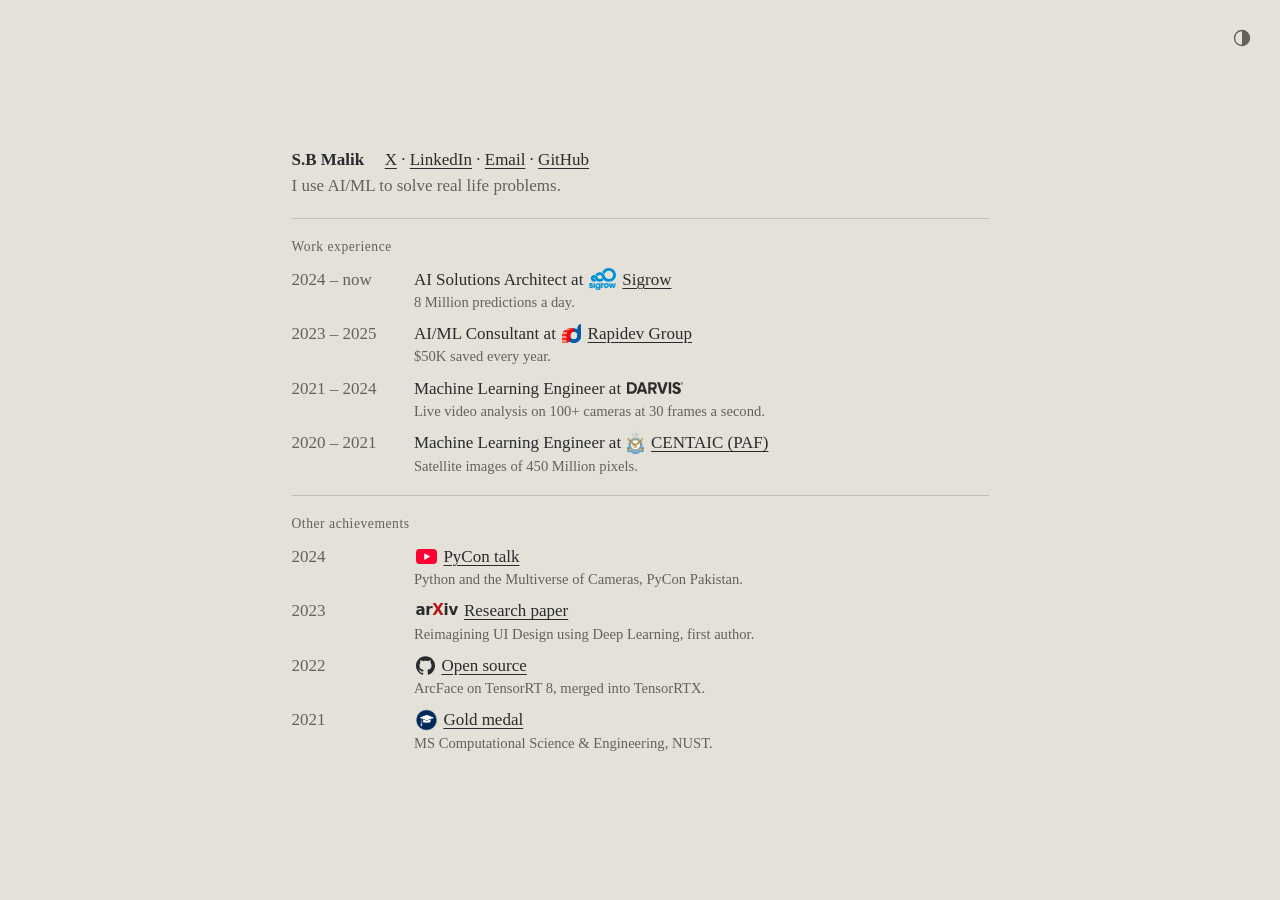
<file: index.html>
<!doctype html>
<html lang="en">
<head>
<meta charset="utf-8">
<meta name="viewport" content="width=device-width,initial-scale=1">
<meta name="color-scheme" content="light dark">
<title>S.B Malik</title>
<link rel="icon" type="image/png" href="img/logo_icon.png" media="(prefers-color-scheme: light)">
<link rel="icon" type="image/png" href="img/logo-white.png" media="(prefers-color-scheme: dark)">
<meta name="description" content="Subtain Malik, AI/ML Solutions Architect, in the Netherlands.">
<style>
  /* starts on the system setting; the icon at the top right sets data-theme and overrides it */
  :root{--bg:#1a1a1a;--ink:#d6d4cf;--soft:#8f8d88;--rule:rgba(214,212,207,.16);--logo:brightness(0) invert(1);color-scheme:dark}
  :root[data-theme=light]{--bg:#e4e1d8;--ink:#2a2b2e;--soft:#63615b;--rule:rgba(42,43,46,.18);--logo:brightness(0);color-scheme:light}
  @media (prefers-color-scheme:light){:root:not([data-theme]){--bg:#e4e1d8;--ink:#2a2b2e;--soft:#63615b;--rule:rgba(42,43,46,.18);--logo:brightness(0);color-scheme:light}}
  html{background:var(--bg)}
  a{color:inherit;text-decoration:underline;text-decoration-thickness:1px;text-underline-offset:3px}
  body{margin:0;min-height:100vh;box-sizing:border-box;display:grid;place-items:center;padding:max(8vh,64px) 20px 8vh;color:var(--ink);font:17px/1.55 Georgia,"Iowan Old Style",ui-serif,serif}
  main{width:min(100%,41em)}
  h1{margin:0;font-size:1em;font-weight:bold}
  p{margin:0 0 1.5em}
  header{margin-bottom:1.1em}
  .top{display:flex;align-items:baseline;flex-wrap:wrap;gap:.2em 1.2em}
  header p{margin:0}
  section{border-top:1px solid var(--rule);padding:1em 0 1.1em}   /* a hairline and a small title above each section */
  section:last-child{padding-bottom:0}
  h2{margin:0 0 .7em;font-size:.8em;font-weight:normal;letter-spacing:.04em;color:var(--soft)}
  .t{color:var(--soft)}
  ul{margin:0;padding:0;list-style:none}
  li{display:grid;grid-template-columns:6.2em 1fr;align-items:start;gap:0 1em;margin-bottom:.5em}
  li:last-child{margin-bottom:0}
  li span{color:var(--soft);font-variant-numeric:tabular-nums}
  li .t{font-size:.86em;line-height:1.35}
  .lg{display:inline-flex;align-items:center;vertical-align:middle;margin:-.2em .4em 0 .1em;text-decoration:none}   /* logo sits inline, right before the name */
  .lg img{display:block;width:auto}
  .lg img.mono{filter:var(--logo);opacity:.8}   /* DARVIS is a one-colour wordmark, so it follows the theme */
  .lg svg{display:block}
  .ax{gap:0;font:600 15px/1 system-ui,-apple-system,"Segoe UI",sans-serif;letter-spacing:-.02em;text-decoration:none;color:var(--ink)}
  .ax b{color:#b31b1b;font-weight:700}
  .last{margin:0}
  @media (max-width:560px){li{grid-template-columns:1fr;margin-bottom:.8em}}
  .theme{position:fixed;top:20px;right:20px;width:36px;height:36px;display:grid;place-items:center;padding:0;border:0;background:none;color:var(--soft);cursor:pointer}
  .theme:hover,.theme:focus-visible{color:var(--ink);outline:none}
  .theme svg{width:20px;height:20px;display:block}
</style>
<script>
(function(){var r=document.documentElement,mq=matchMedia("(prefers-color-scheme: light)"),s=null;
  try{s=localStorage.getItem("theme")}catch(e){}
  function set(t){r.setAttribute("data-theme",t)}
  set(s==="light"||s==="dark"?s:(mq.matches?"light":"dark"));
  mq.addEventListener("change",function(e){var k=null;try{k=localStorage.getItem("theme")}catch(x){}if(!k)set(e.matches?"light":"dark")});
  document.addEventListener("click",function(e){if(!e.target.closest||!e.target.closest(".theme"))return;
    var t=r.getAttribute("data-theme")==="light"?"dark":"light";set(t);try{localStorage.setItem("theme",t)}catch(x){}});
})();
</script>
</head>
<body>
<button class="theme" type="button" aria-label="Switch between light and dark" title="Light / dark"><svg viewBox="0 0 24 24" aria-hidden="true"><circle cx="12" cy="12" r="9" fill="none" stroke="currentColor" stroke-width="1.6"/><path d="M12 3a9 9 0 0 1 0 18Z" fill="currentColor"/></svg></button>
<main>
  <header>
    <div class="top"><h1>S.B Malik</h1><p class="c"><a href="https://x.com/iamsbmalik" target="_blank" rel="noopener">X</a> · <a href="https://www.linkedin.com/in/sbmalik" target="_blank" rel="noopener">LinkedIn</a> · <a href="mailto:iamsbmalik@gmail.com">Email</a> · <a href="https://github.com/sbmalik" target="_blank" rel="noopener">GitHub</a></p></div>
    <p class="t">I use AI/ML to solve real life problems.</p>
  </header>
  <section>
  <h2>Work experience</h2>
  <ul>
    <li><span>2024 – now</span><div>AI Solutions Architect at <a class="lg" href="https://sigrow.com" target="_blank" rel="noopener" title="Sigrow"><img src="img/logos/sigrow.svg" alt="" style="height:22px"></a><a href="https://sigrow.com" target="_blank" rel="noopener">Sigrow</a><div class="t">8 Million predictions a day.</div></div></li>
    <li><span>2023 – 2025</span><div>AI/ML Consultant at <a class="lg" href="https://rapidev.com" target="_blank" rel="noopener" title="Rapidev Group"><img src="img/logos/rapidev.svg" alt="" style="height:19px"></a><a href="https://rapidev.com" target="_blank" rel="noopener">Rapidev Group</a><div class="t">$50K saved every year.</div></div></li>
    <li><span>2021 – 2024</span><div>Machine Learning Engineer at <a class="lg" href="https://www.darvis.com" target="_blank" rel="noopener" title="DARVIS" style="margin-right:0"><img class="mono" src="img/logos/darvis.svg" alt="DARVIS" style="height:12px"></a><div class="t">Live video analysis on 100+ cameras at 30 frames a second.</div></div></li>
    <li><span>2020 – 2021</span><div>Machine Learning Engineer at <a class="lg" href="https://nastp.gov.pk" target="_blank" rel="noopener" title="CENTAIC (PAF)"><img src="img/logos/paf.svg" alt="" style="height:23px"></a><a href="https://nastp.gov.pk" target="_blank" rel="noopener">CENTAIC (PAF)</a><div class="t">Satellite images of 450 Million pixels.</div></div></li>
  </ul>
  </section>
  <section>
  <h2>Other achievements</h2>
  <ul>
    <li><span>2024</span><div><a class="lg" href="https://www.youtube.com/watch?v=-vUoondnf-8" target="_blank" rel="noopener" title="Watch on YouTube"><svg viewBox="0 0 28 20" height="15" aria-hidden="true"><rect width="28" height="20" rx="5" fill="#f03"/><path d="M11 5.5v9l8-4.5z" fill="#fff"/></svg></a><a href="https://www.youtube.com/watch?v=-vUoondnf-8" target="_blank" rel="noopener">PyCon talk</a><div class="t">Python and the Multiverse of Cameras, PyCon Pakistan.</div></div></li>
    <li><span>2023</span><div><a class="lg ax" href="https://arxiv.org/abs/2303.13055" target="_blank" rel="noopener" title="Read on arXiv">ar<b>X</b>iv</a><a href="https://arxiv.org/abs/2303.13055" target="_blank" rel="noopener">Research paper</a><div class="t">Reimagining UI Design using Deep Learning, first author.</div></div></li>
    <li><span>2022</span><div><a class="lg" href="https://github.com/wang-xinyu/tensorrtx/pulls?q=is%3Apr+author%3Asbmalik" target="_blank" rel="noopener" title="See on GitHub"><svg viewBox="0 0 24 24" height="19" fill="currentColor" aria-hidden="true"><path d="M12 .297c-6.63 0-12 5.373-12 12 0 5.303 3.438 9.8 8.205 11.385.6.113.82-.258.82-.577 0-.285-.01-1.04-.015-2.04-3.338.724-4.042-1.61-4.042-1.61C4.422 18.07 3.633 17.7 3.633 17.7c-1.087-.744.084-.729.084-.729 1.205.084 1.838 1.236 1.838 1.236 1.07 1.835 2.809 1.305 3.495.998.108-.776.417-1.305.76-1.605-2.665-.3-5.466-1.332-5.466-5.93 0-1.31.465-2.38 1.235-3.22-.135-.303-.54-1.523.105-3.176 0 0 1.005-.322 3.3 1.23.96-.267 1.98-.399 3-.405 1.02.006 2.04.138 3 .405 2.28-1.552 3.285-1.23 3.285-1.23.645 1.653.24 2.873.12 3.176.765.84 1.23 1.91 1.23 3.22 0 4.61-2.805 5.625-5.475 5.92.42.36.81 1.096.81 2.22 0 1.606-.015 2.896-.015 3.286 0 .315.21.69.825.57C20.565 22.092 24 17.592 24 12.297c0-6.627-5.373-12-12-12"/></svg></a><a href="https://github.com/wang-xinyu/tensorrtx/pulls?q=is%3Apr+author%3Asbmalik" target="_blank" rel="noopener">Open source</a><div class="t">ArcFace on TensorRT 8, merged into TensorRTX.</div></div></li>
    <li><span>2021</span><div><a class="lg" href="https://www.linkedin.com/feed/update/urn:li:activity:7010624832048427008/" target="_blank" rel="noopener" title="Gold medal"><img src="img/grad.png" alt="" style="height:22px"></a><a href="https://www.linkedin.com/feed/update/urn:li:activity:7010624832048427008/" target="_blank" rel="noopener">Gold medal</a><div class="t">MS Computational Science &amp; Engineering, NUST.</div></div></li>
  </ul>
  </section>
</main>
</body>
</html>
</file>
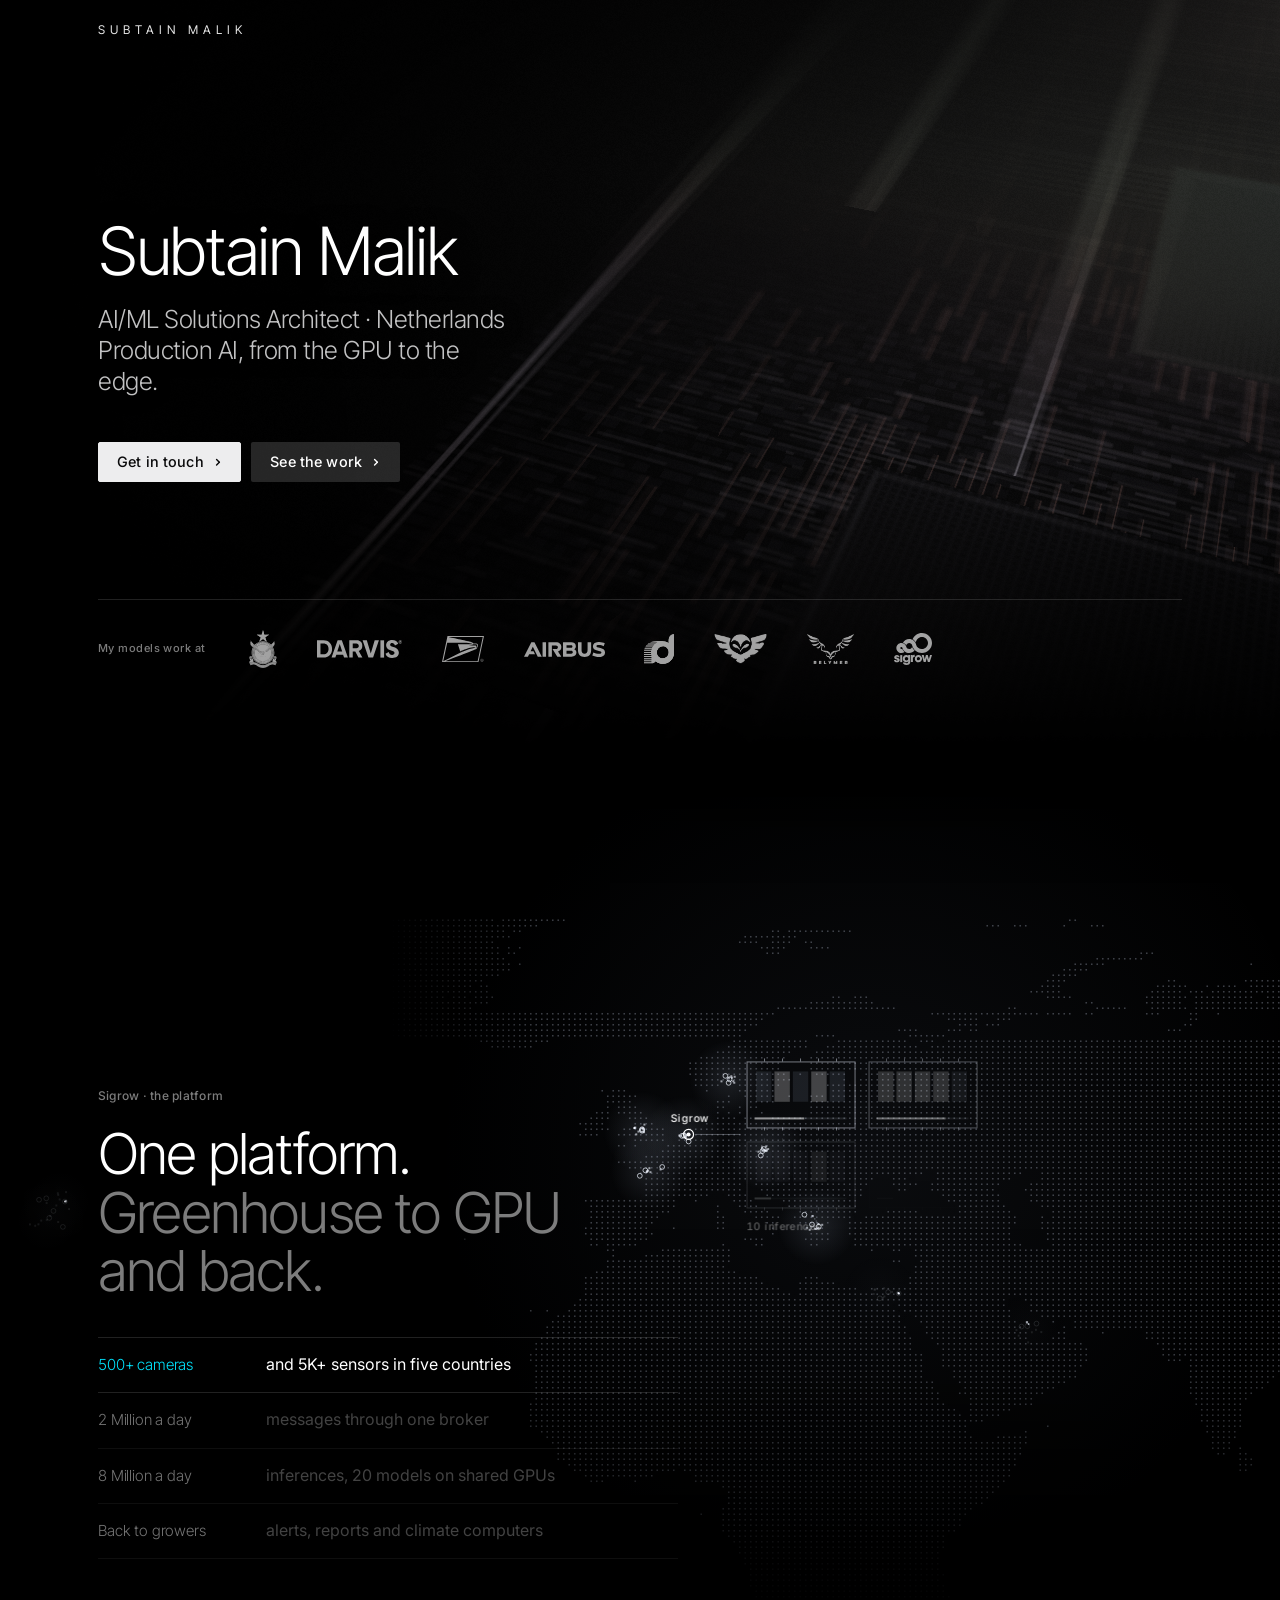
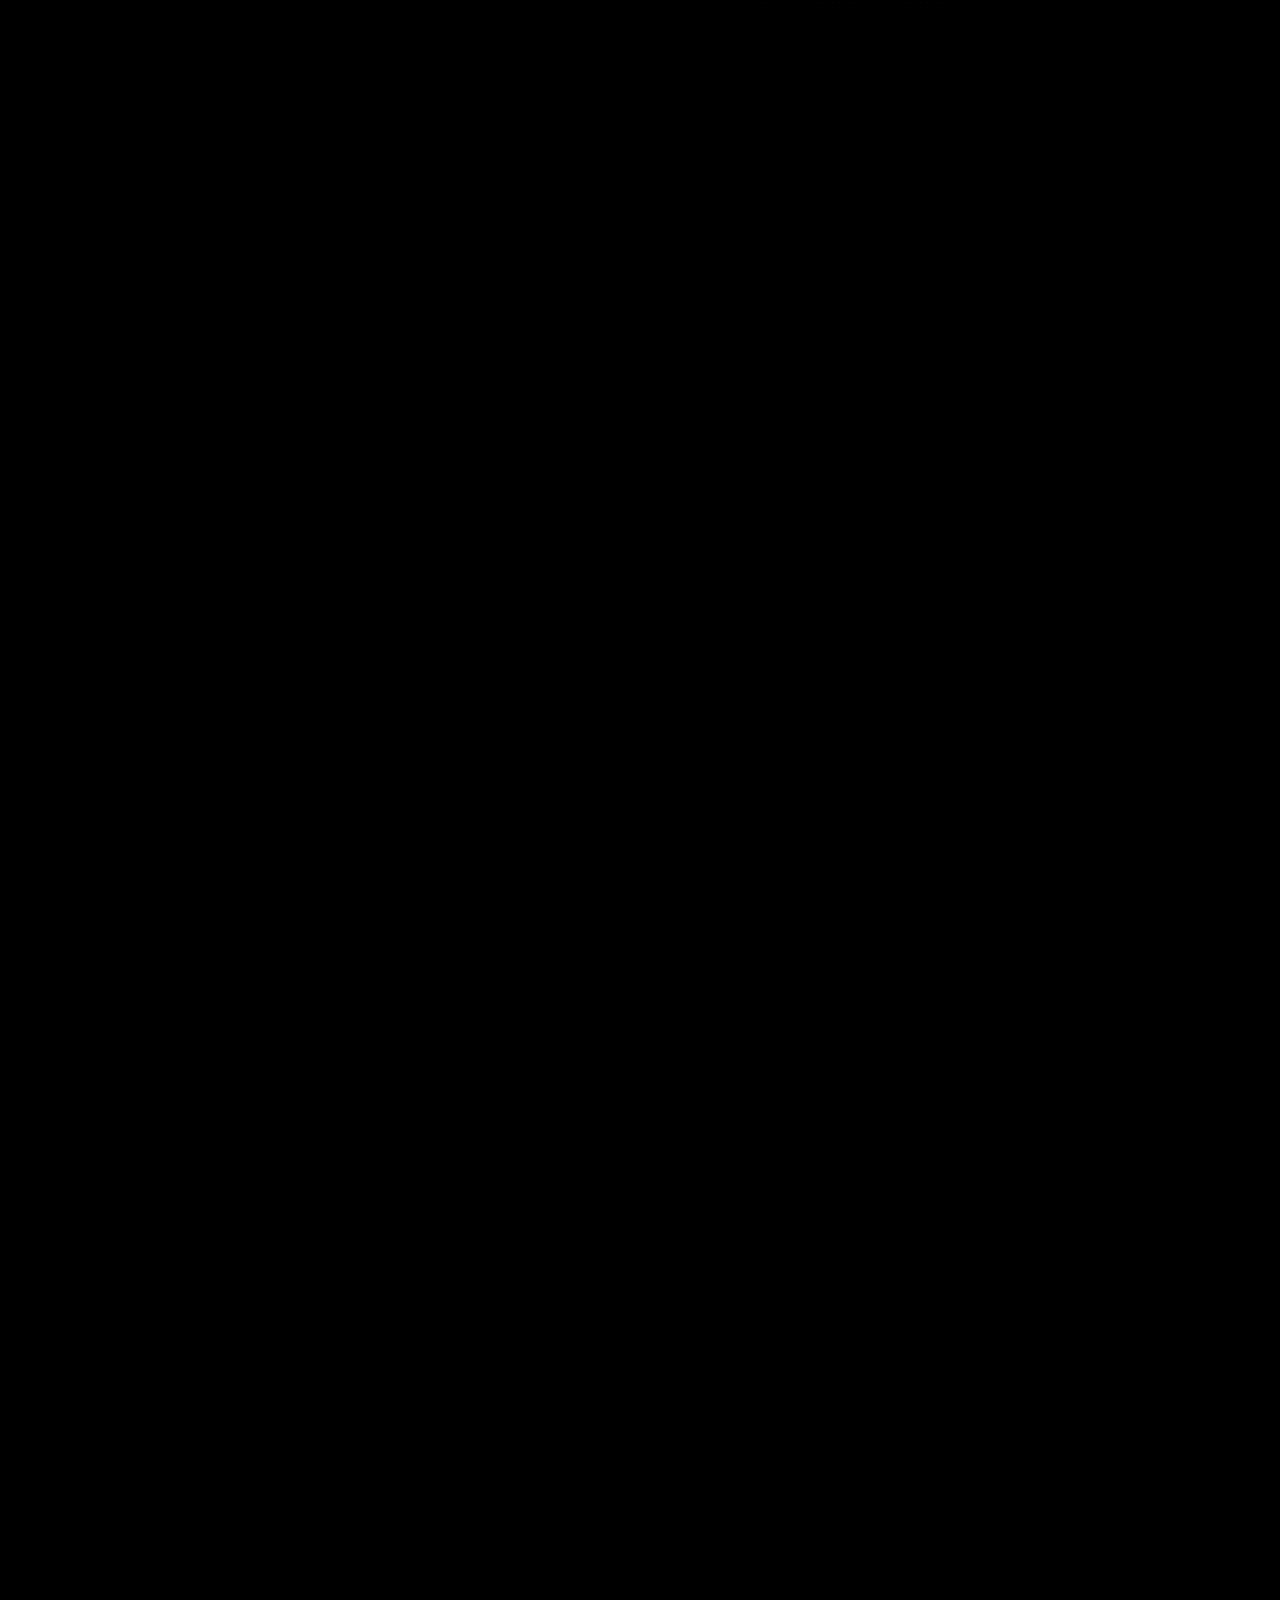
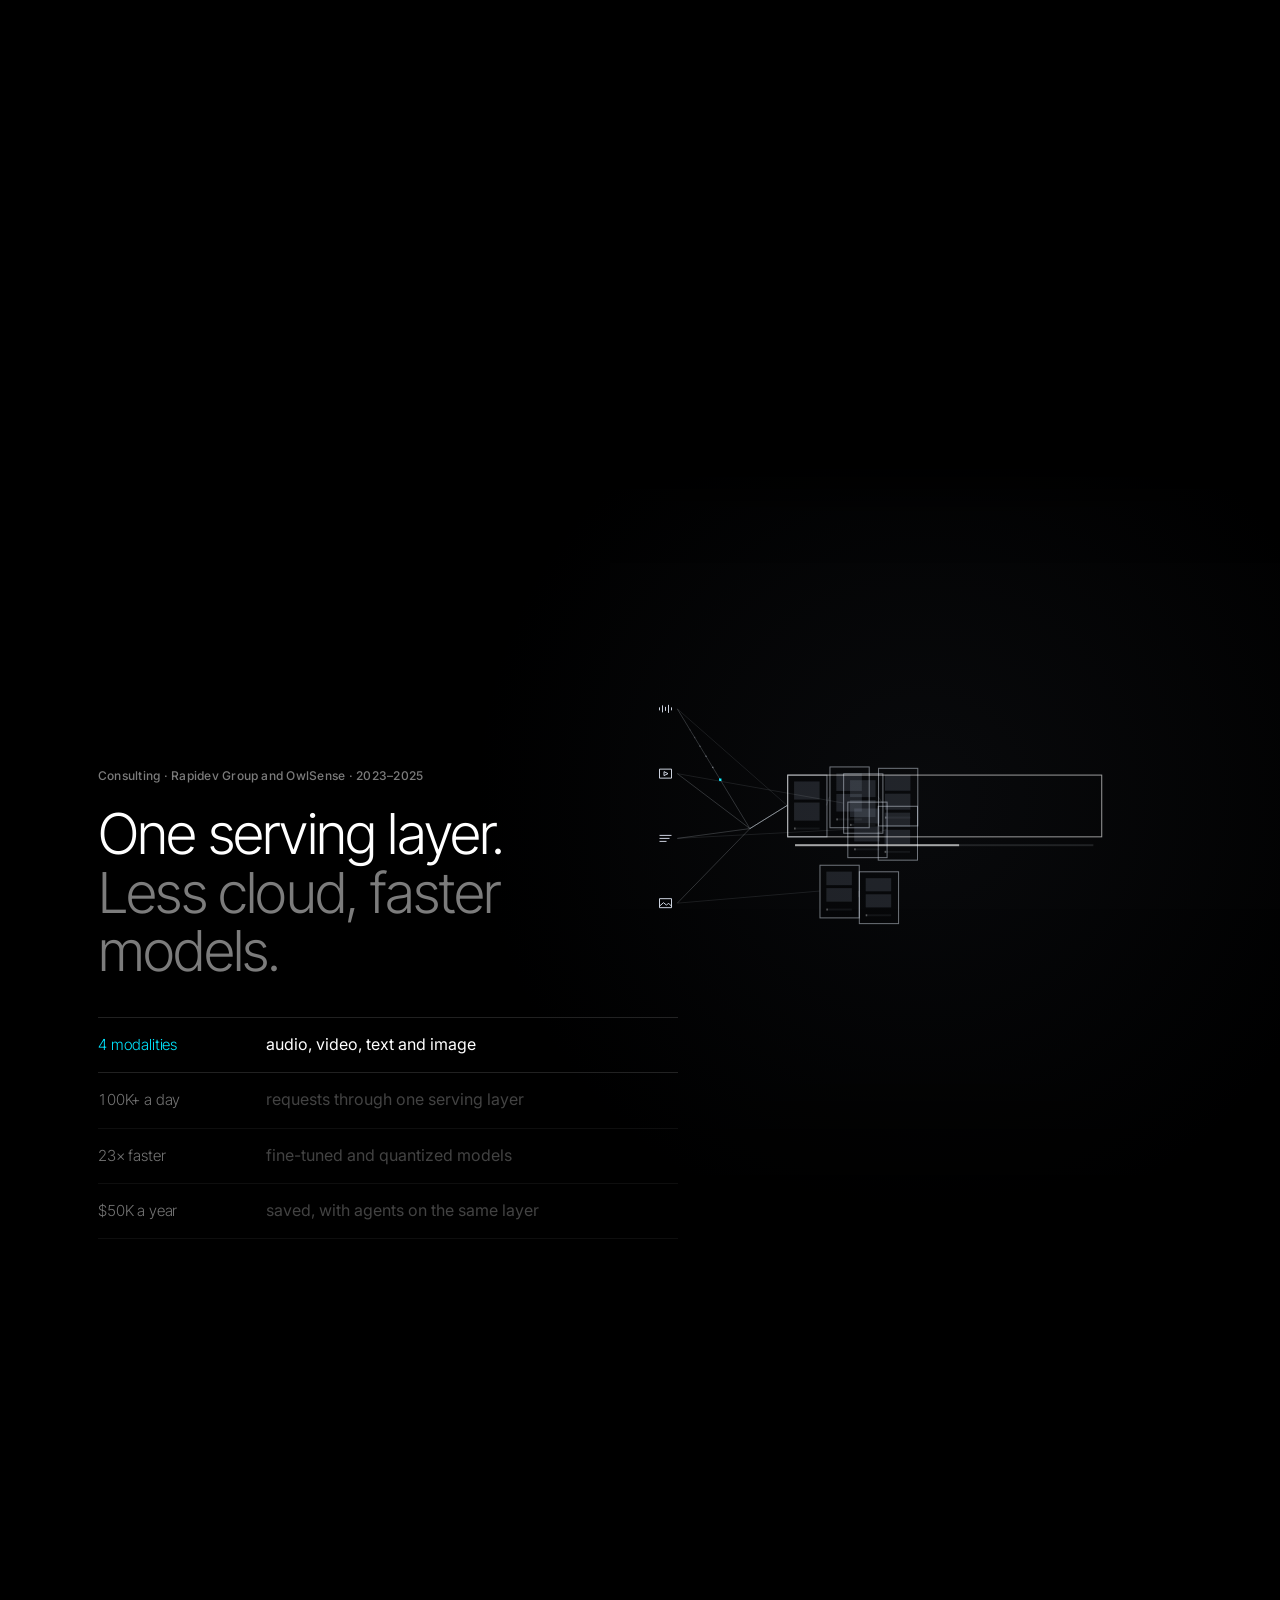
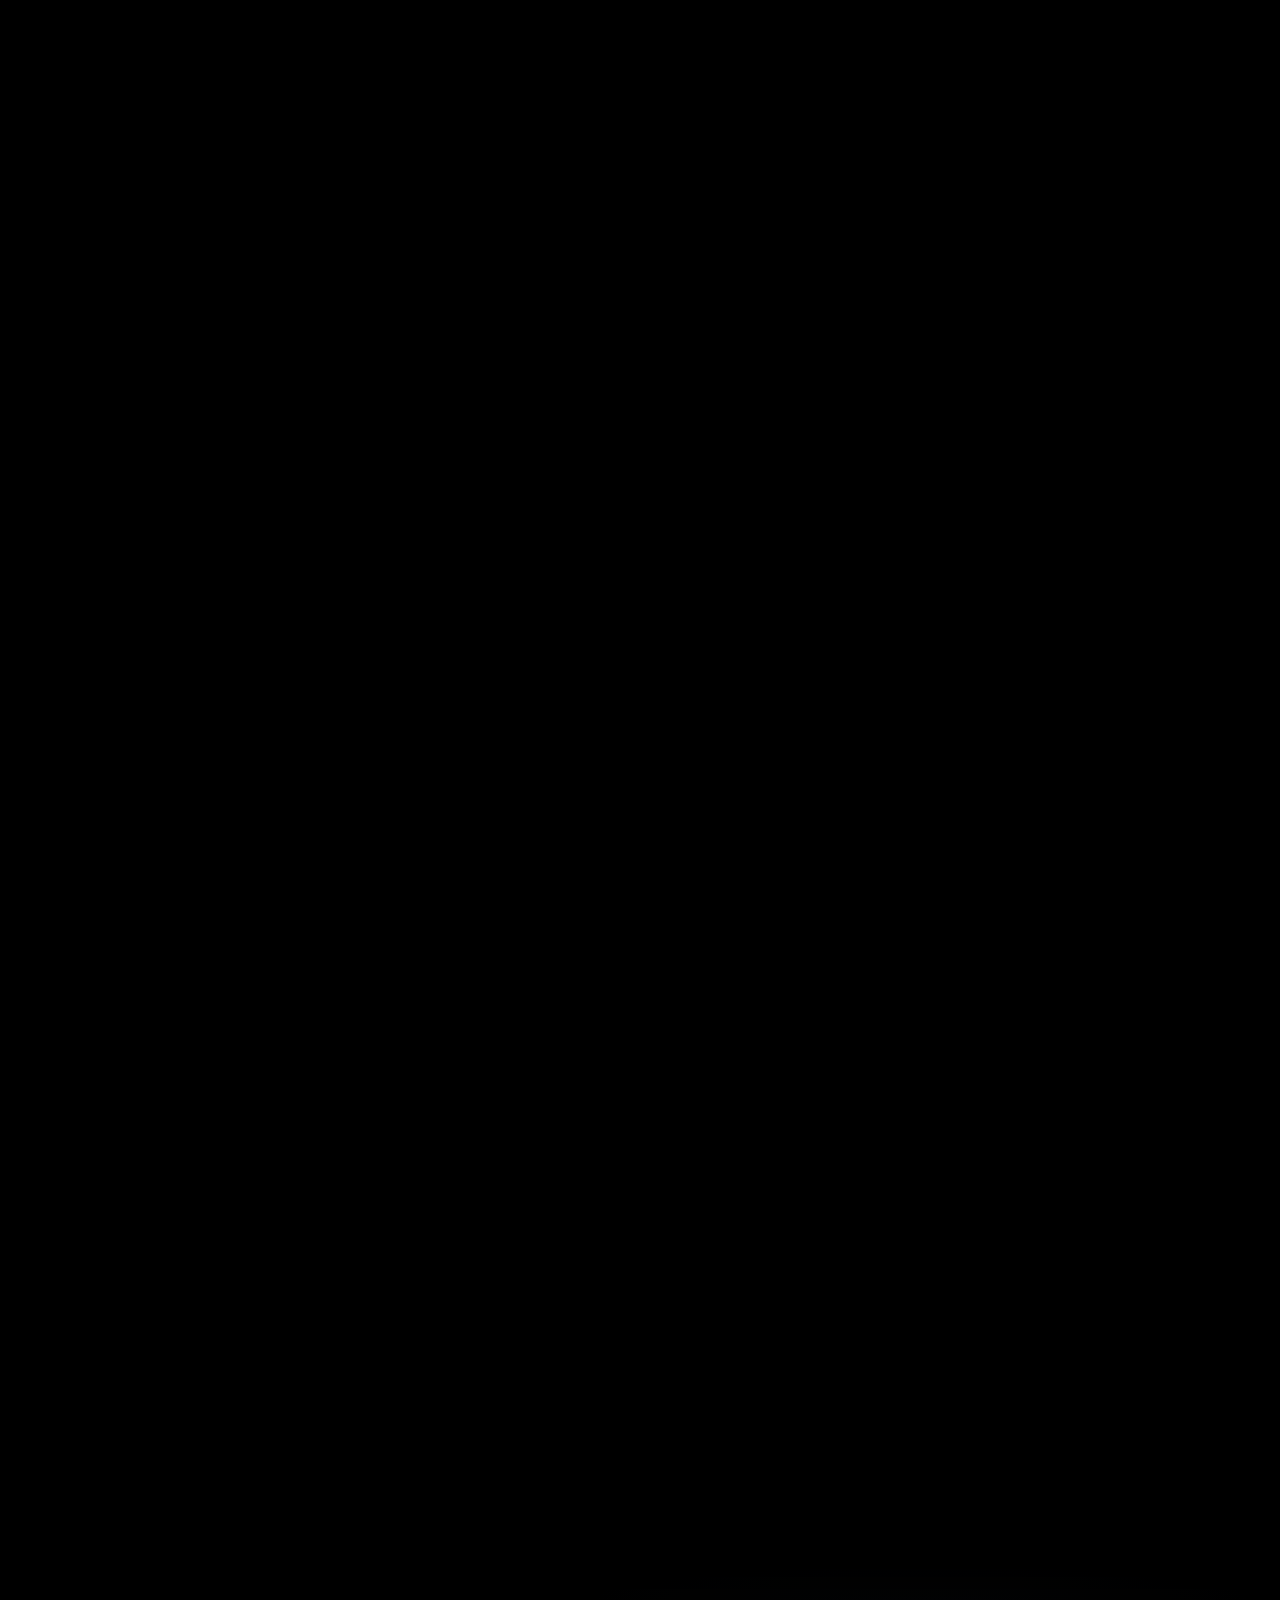
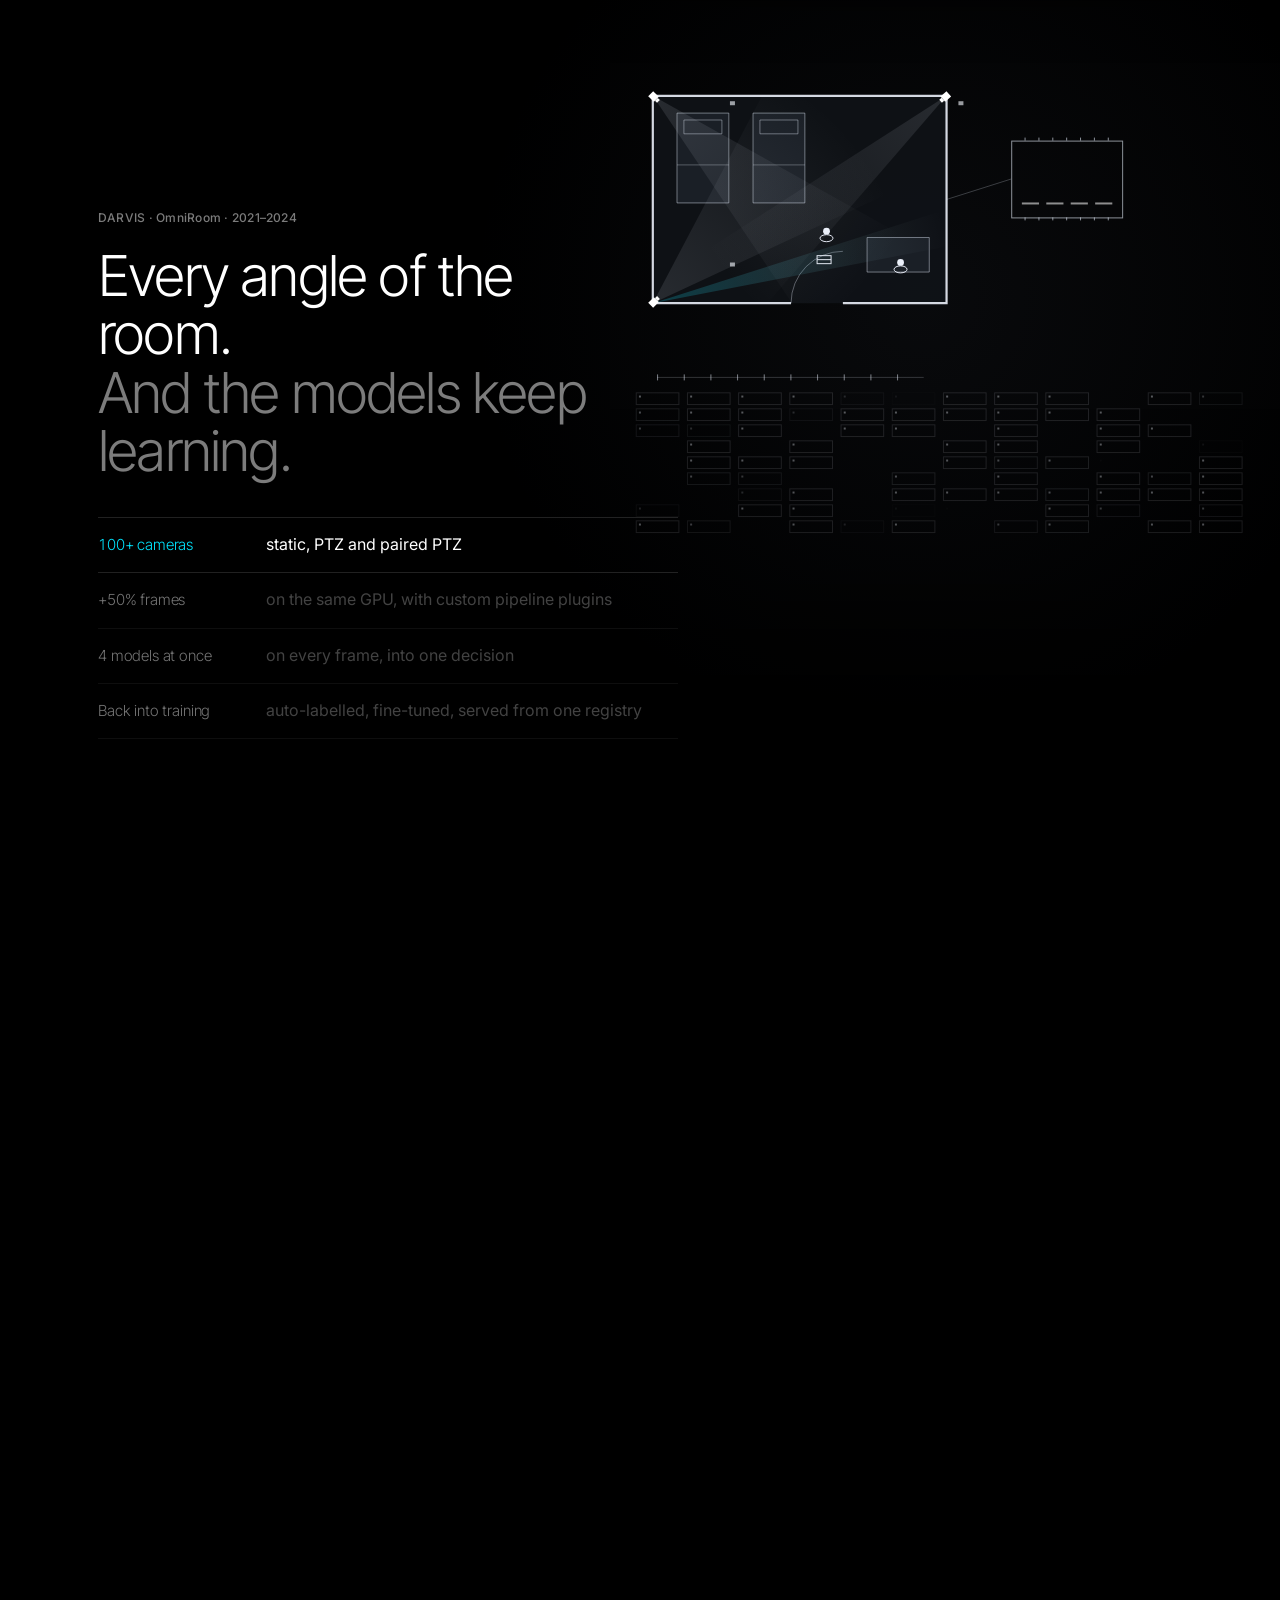
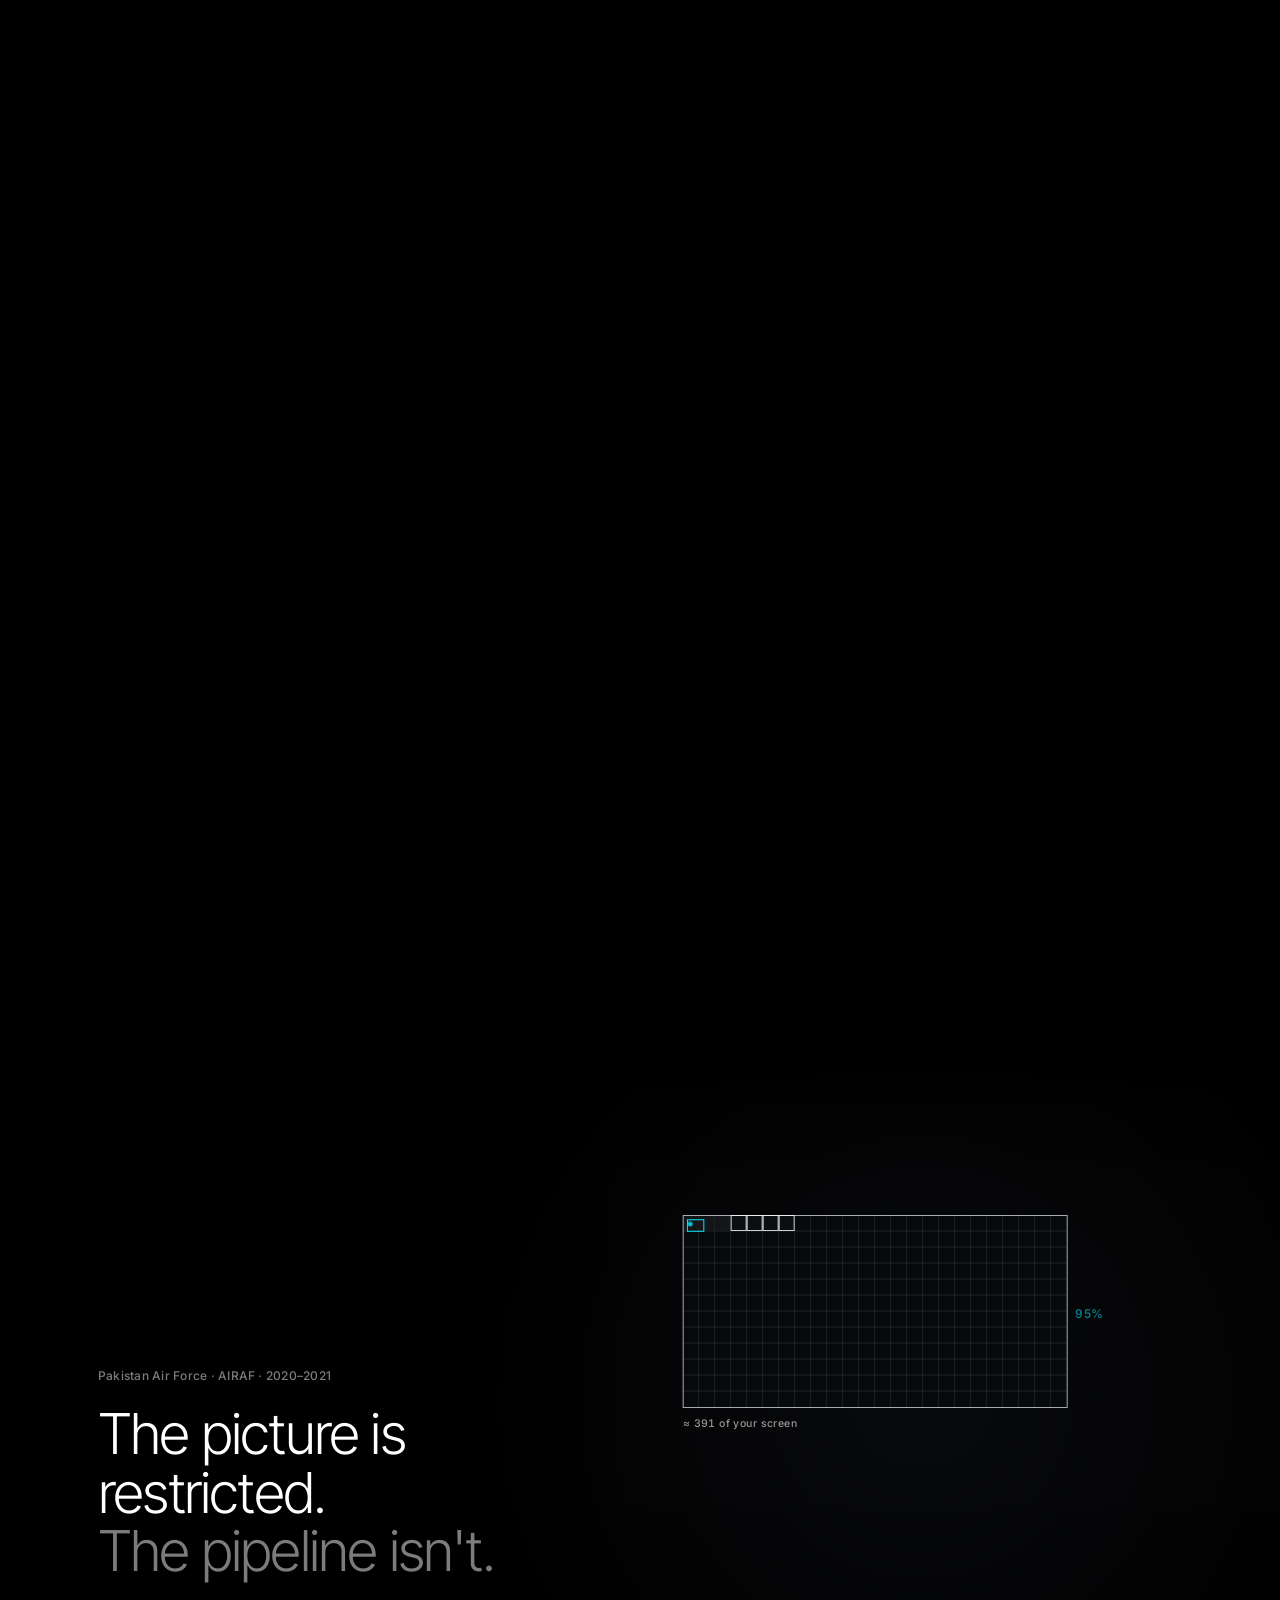
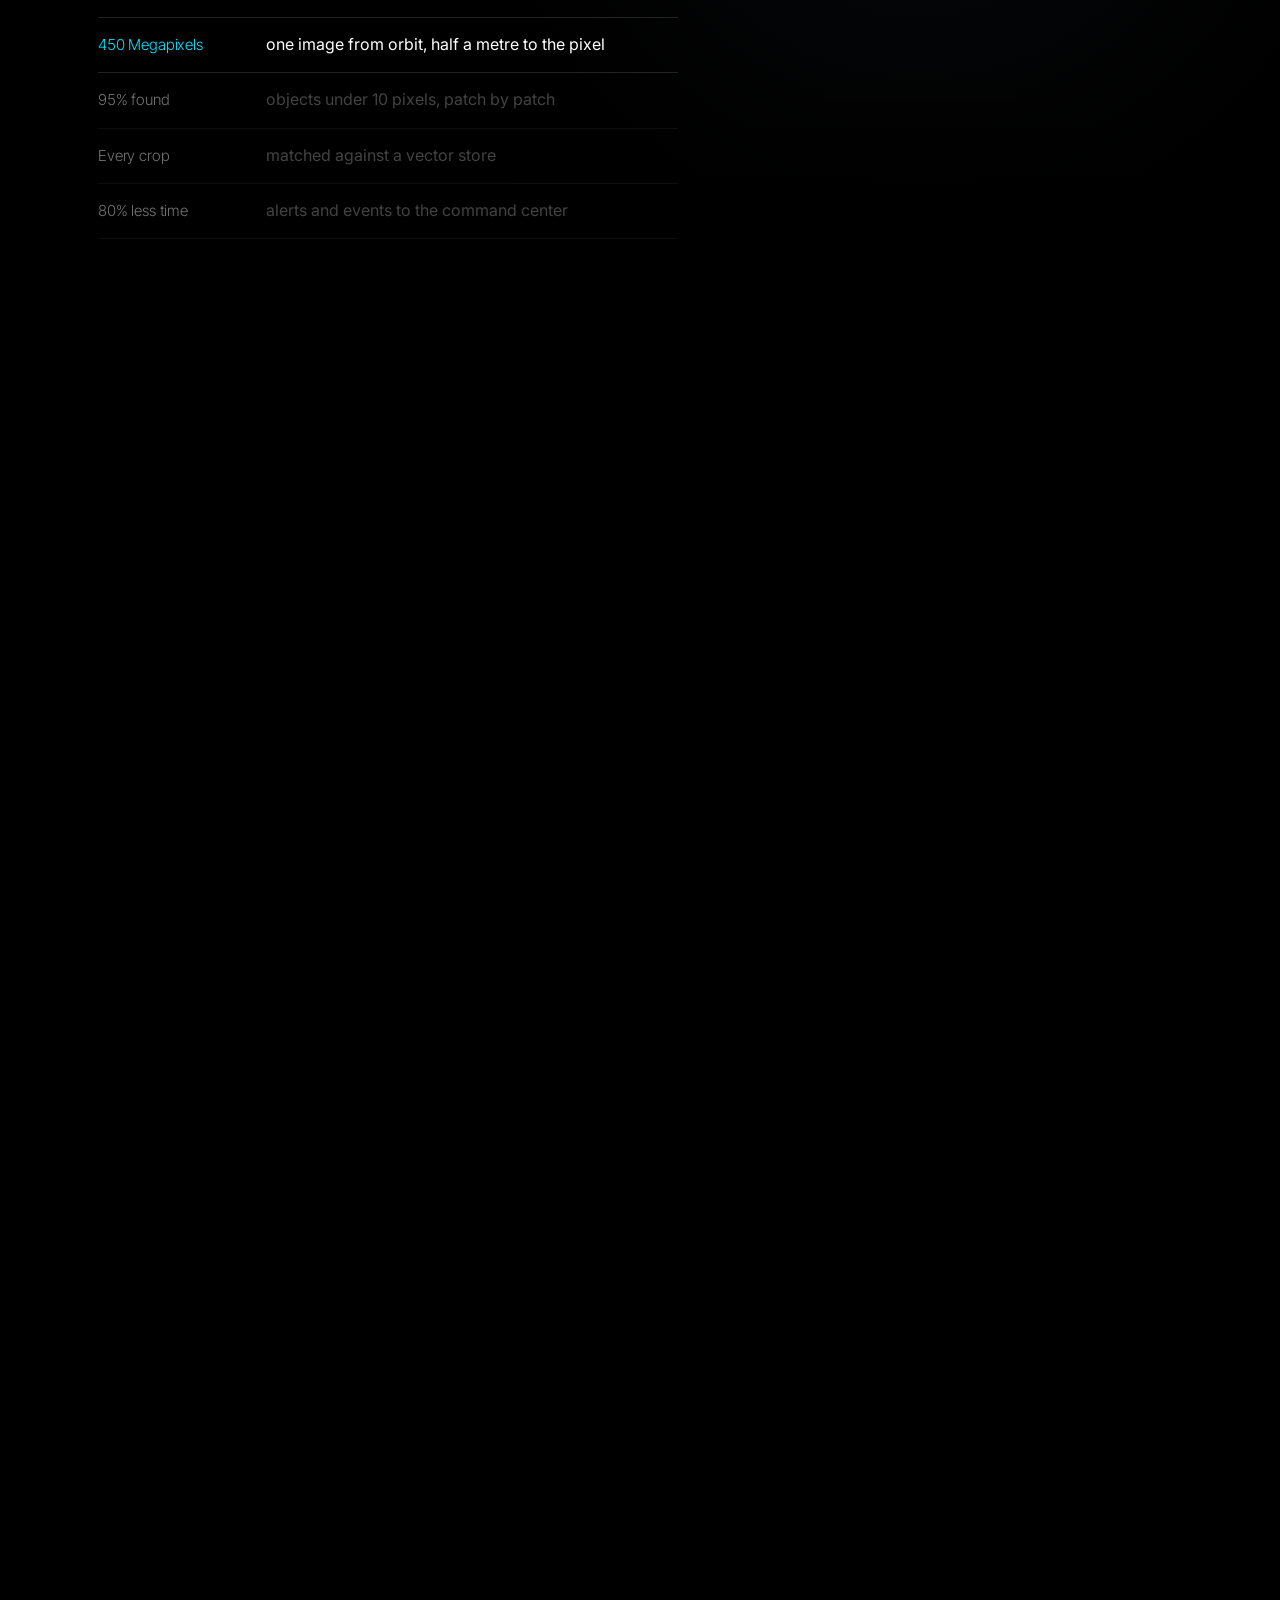
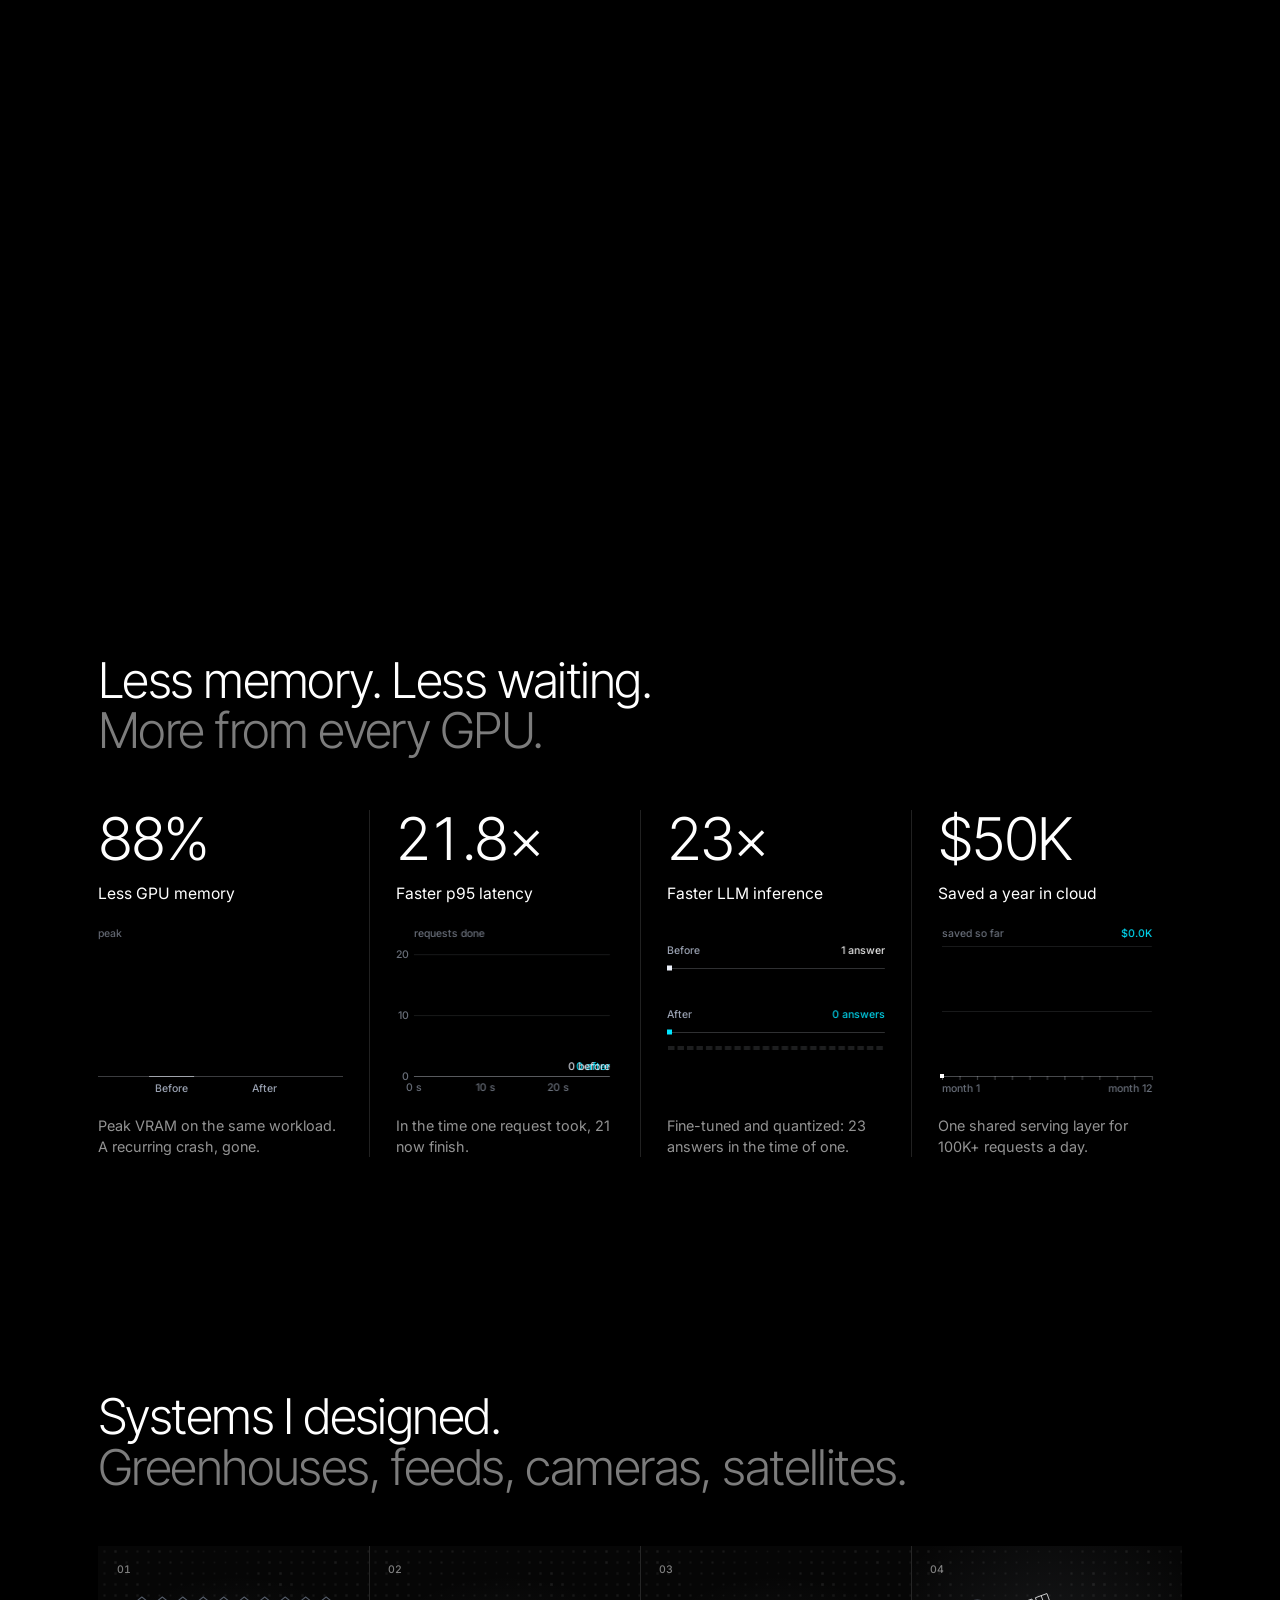
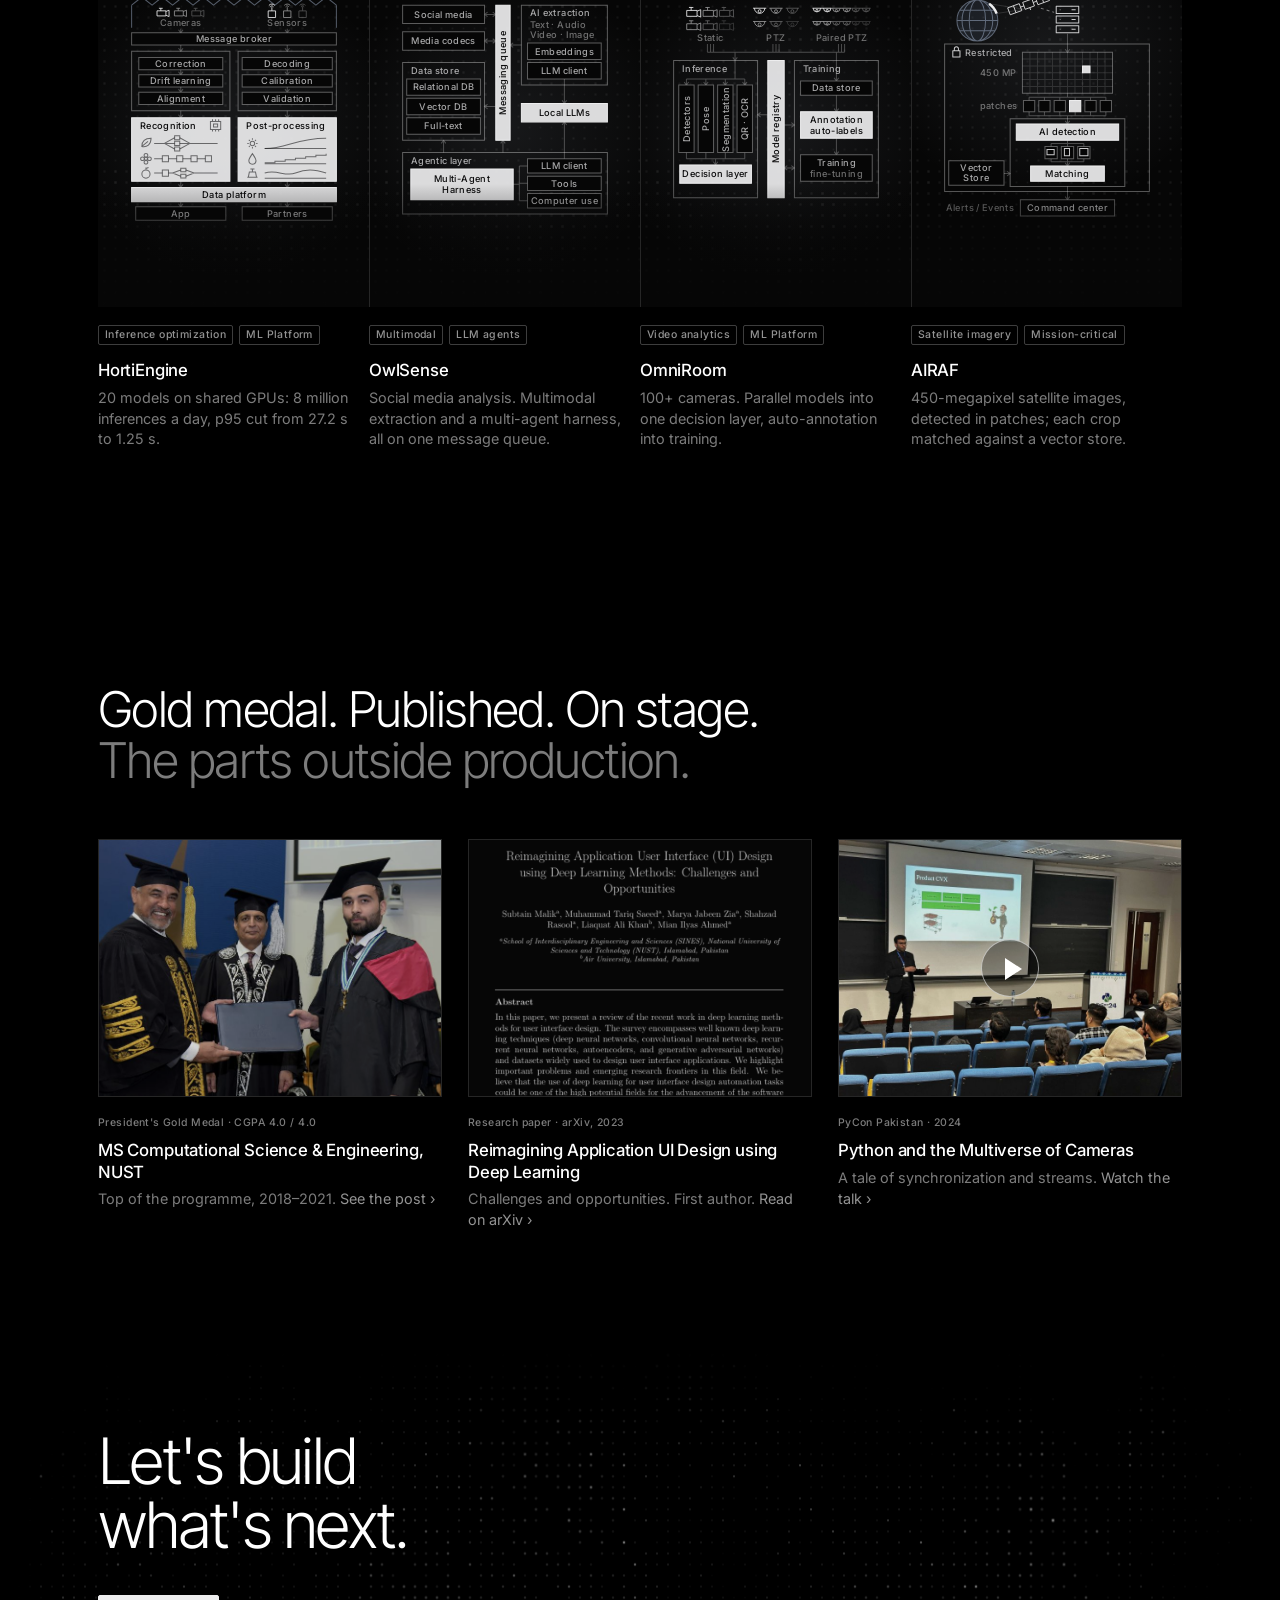
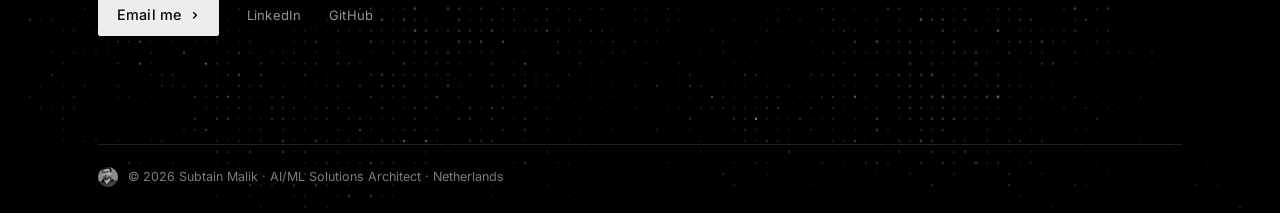
<file: details.html>
<!doctype html>
<html lang="en" class="no-js">
<head>
<meta charset="utf-8">
<meta name="robots" content="noindex, nofollow"><!-- draft page: remove when it becomes the main page -->
<meta name="viewport" content="width=device-width, initial-scale=1, viewport-fit=cover">
<title>Subtain Malik | AI/ML Solutions Architect</title>
<meta name="description" content="AI/ML Solutions Architect, in the Netherlands. Model serving, real-time inference and edge deployments in production.">
<meta name="theme-color" content="#000">
<meta name="color-scheme" content="dark">
<meta property="og:type" content="website">
<meta property="og:title" content="Subtain Malik | AI/ML Solutions Architect">
<meta property="og:description" content="AI/ML Solutions Architect, in the Netherlands. Model serving, real-time inference and edge deployments in production.">
<meta property="og:image" content="https://sbmalik.github.io/img/og.png">
<meta property="og:image:width" content="1200">
<meta property="og:image:height" content="630">
<meta property="og:url" content="https://sbmalik.github.io/">
<meta name="twitter:card" content="summary_large_image">
<meta name="twitter:image" content="https://sbmalik.github.io/img/og.png">
<link rel="icon" href="img/logo-white.png">
<script>document.documentElement.className=document.documentElement.className.replace('no-js','js');</script>
<link rel="preconnect" href="https://fonts.googleapis.com">
<link rel="preconnect" href="https://fonts.gstatic.com" crossorigin>
<link rel="stylesheet" href="https://fonts.googleapis.com/css2?family=Inter+Tight:wght@300;400;500&family=Inter:opsz,wght@14..32,400;14..32,500&display=swap">
<style>
:root{
  --bg:#000; --bg-rgb:0,0,0;
  --text:#ededee;
  --text-2:rgba(237,237,238,.62);
  --text-3:rgba(237,237,238,.52);
  --unlit:rgba(237,237,238,.40);
  --line:rgba(255,255,255,.13);
  --line-2:rgba(255,255,255,.24);
  --line-guide:#1f1f1f; --line-guide-soft:#1a1a1a; --line-guide-faint:#141414;
  --warm:#ff8a3a;
  --accent:#00e5ff;
  --ease:cubic-bezier(.4,0,.2,1);
  --expo:cubic-bezier(.22,1,.36,1);
  --sans:"Inter",system-ui,-apple-system,"Segoe UI",sans-serif;
  --heading:"Inter Tight",var(--sans);
  --container:1180px; --pad:48px;
  color-scheme:dark;
}
@media (max-width:980px){:root{--pad:28px}}
@media (max-width:560px){:root{--pad:20px}}

*,*::before,*::after{box-sizing:border-box}
html{background:#000;scroll-behavior:smooth;scroll-padding-top:80px;-webkit-text-size-adjust:100%;overflow-anchor:none}
body{margin:0;background:#000;color:var(--text);font-family:var(--sans);font-size:16px;line-height:1.6;font-optical-sizing:auto;-webkit-font-smoothing:antialiased;-moz-osx-font-smoothing:grayscale;text-rendering:optimizeLegibility;overflow-x:hidden}
main{overflow-anchor:none}
h1,h2,h3,p,ul,ol,figure{margin:0;padding:0}
ul,ol{list-style:none}
a{color:inherit;text-decoration:none}
em{font-style:normal}
img{display:block;max-width:100%}
button{font:inherit;color:inherit;background:none;border:0;padding:0;cursor:pointer}
::selection{background:rgba(255,255,255,.85);color:#000}
:focus-visible{outline:1px solid var(--text);outline-offset:4px}
.num{font-family:var(--heading);font-variant-numeric:tabular-nums}

.skip{position:fixed;left:12px;top:12px;z-index:1000;padding:10px 14px;background:#ededee;color:#0a0a0b;font-size:13px;font-weight:500;border-radius:2px;transform:translateY(-200%);transition:transform .2s var(--ease)}
.skip:focus{transform:none}

.container{width:100%;max-width:var(--container);margin:0 auto;padding:0 var(--pad)}
.layout-12{display:grid;grid-template-columns:repeat(12,minmax(0,1fr));column-gap:0}

/* ---------- type ---------- */
.kicker{font-family:var(--sans);font-size:12px;font-weight:500;letter-spacing:.02em;color:var(--text-3);line-height:1.4}
.h2{font-family:var(--heading);font-weight:300;font-size:clamp(2.15rem,3.85vw,3.5rem);line-height:1.02;letter-spacing:-.032em;color:#fff;text-wrap:balance}
.h2 em{color:var(--text-3)}
.h2__keep{white-space:nowrap}
.body{font-size:clamp(.98rem,1.35vw,1.12rem);line-height:1.5;color:rgba(237,237,238,.78)}

/* ---------- buttons ---------- */
.link-cta{display:inline-flex;align-items:center;justify-content:center;gap:5px;font-family:var(--sans);font-size:.9rem;font-weight:500;letter-spacing:.01em;line-height:1;color:var(--text-2);padding:6px 2px 6px 0;border:none;border-radius:0;background:transparent;cursor:pointer;transition:color .22s var(--ease),background .22s var(--ease),border-color .22s var(--ease);white-space:nowrap}
.link-cta:not(.link-cta--fill):hover{color:#fff}
.link-cta--fill{color:#0a0a0b;padding:11px 16px 11px 18px;border:1px solid #ededee;border-radius:2px;background:#ededee}
.link-cta--fill:hover{background:#fff;border-color:#fff;color:#0a0a0b}
.link-cta--fill:active{background:#f5f5f6}
.link-cta--ghost{color:#fff;padding:11px 16px 11px 18px;border:1px solid transparent;border-radius:2px;background:rgba(255,255,255,.15)}
.link-cta--ghost:hover{background:rgba(255,255,255,.22)}
.link-cta:focus-visible{outline:2px solid rgba(255,255,255,.45);outline-offset:3px}
.link-cta__arrow{display:inline-flex;width:1.15em;height:1.15em;flex-shrink:0;margin-right:-1px}
.link-cta__arrow svg{display:block;width:100%;height:100%;overflow:visible}
.cta__mob{display:none}
@media (max-width:560px){.cta__full{display:none}.cta__mob{display:inline}}

/* ---------- reveal ---------- */
.js :is(.reveal,.h2,.statement){opacity:0;transform:translateY(12px);transition:opacity .8s var(--ease),transform .8s var(--ease);transition-delay:var(--reveal-delay,0s)}
.js :is(.reveal,.h2,.statement).in-view,.js .reveal:focus-within{opacity:1;transform:none}

/* ---------- figure label ---------- */
.figlabel{display:inline-flex;align-items:center;gap:8px;font-family:var(--sans);font-size:10.5px;font-weight:500;letter-spacing:.04em;color:var(--text-3);line-height:1.3;white-space:nowrap}
.figlabel__dot{width:4px;height:4px;background:var(--text-2);flex-shrink:0}
.figlabel--warm .figlabel__dot{background:var(--warm)}
.figlabel-row{position:absolute;left:0;right:0;bottom:clamp(20px,3vh,32px);z-index:3;pointer-events:none}
.figlabel-row .container{display:flex;justify-content:flex-end}
.is-fallback-sec .figlabel{display:none}
/* fig labels hidden for v1; markup kept so they can come back */
.figlabel,.figlabel-row{display:none !important}

/* ---------- media / canvas ---------- */
.media{position:absolute;inset:0;z-index:0;pointer-events:none;background:#000;overflow:hidden}
.media__fb{position:absolute;inset:0}
.media canvas{position:absolute;inset:0;width:100%;height:100%;display:block;opacity:0;transition:opacity 1.2s var(--ease)}
.media canvas.is-on{opacity:1}

/* ---------- nav ---------- */
.nav{--nav-blur:0px;--nav-bg:0;--nav-fade:0;position:fixed;top:0;left:0;right:0;z-index:900;pointer-events:none}
.nav__frost{position:absolute;inset:0 0 auto 0;height:clamp(124px,17vh,172px);pointer-events:none;opacity:var(--nav-fade)}
.nav__frost-band{position:absolute;inset:0;pointer-events:none;backdrop-filter:blur(var(--band-blur)) saturate(calc(1 + var(--nav-bg) * .18));-webkit-backdrop-filter:blur(var(--band-blur)) saturate(calc(1 + var(--nav-bg) * .18));background:linear-gradient(180deg,rgba(0,0,0,calc(var(--nav-bg) * var(--band-tint))) 0%,rgba(0,0,0,0) 100%);-webkit-mask-image:var(--band-mask);mask-image:var(--band-mask)}
.nav__frost-band--1{--band-blur:calc(var(--nav-blur) * 1.12);--band-tint:.62;--band-mask:linear-gradient(180deg,#000 0%,#000 20%,rgba(0,0,0,.55) 38%,transparent 58%)}
.nav__frost-band--2{--band-blur:calc(var(--nav-blur) * .68);--band-tint:.42;--band-mask:linear-gradient(180deg,#000 0%,rgba(0,0,0,.88) 26%,rgba(0,0,0,.35) 52%,transparent 74%)}
.nav__frost-band--3{--band-blur:calc(var(--nav-blur) * .38);--band-tint:.24;--band-mask:linear-gradient(180deg,#000 0%,rgba(0,0,0,.72) 34%,rgba(0,0,0,.22) 62%,transparent 88%)}
.nav__frost-band--4{--band-blur:calc(var(--nav-blur) * .14);--band-tint:.1;--band-mask:linear-gradient(180deg,rgba(0,0,0,.9) 0%,rgba(0,0,0,.45) 42%,transparent 100%)}
.nav__inner{position:relative;z-index:1;pointer-events:auto;width:100%;max-width:var(--container);margin:0 auto;padding:18px var(--pad) 14px;display:flex;align-items:center;justify-content:space-between;gap:24px}
.nav__brand{display:inline-flex;align-items:center;height:24px;color:rgba(255,255,255,.9)}
.nav__logo{display:inline-flex;align-items:center;position:relative;height:22px}
.js .nav__logo{opacity:0;transform:translateY(8px)}
.nav.nav--logo-in .nav__logo{opacity:1;transform:none;transition:opacity .58s var(--ease) .06s,transform .58s var(--ease) .06s}
.nav__mono{position:relative;display:inline-flex;font-family:var(--heading);font-weight:400;font-size:12px;letter-spacing:.42em;text-transform:uppercase;line-height:22px;white-space:nowrap;margin-right:-.42em}
@media (max-width:380px){.nav__mono{letter-spacing:.3em;margin-right:-.3em}}
.nav__actions{display:flex;align-items:center;gap:30px;position:relative;top:1px}
.nav__link{font-size:13px;color:var(--text-2);letter-spacing:.02em;line-height:1;opacity:0;visibility:hidden;transform:translateY(-5px);pointer-events:none;transition:opacity .4s var(--ease),transform .4s var(--ease),visibility 0s linear .4s,color .22s var(--ease)}
.nav__link:hover{color:var(--accent)}
.nav__link--cta{color:var(--text)}
.nav--cta-visible .nav__link{opacity:1;visibility:visible;transform:none;pointer-events:auto;transition:opacity .4s var(--ease),transform .4s var(--ease),visibility 0s,color .22s var(--ease)}
.nav--cta-visible .nav__link:nth-child(2){transition-delay:.07s}
@media (max-width:560px){.nav__actions{gap:18px}}

/* ---------- hero ---------- */
.hero{position:relative;isolation:isolate;overflow:hidden;padding-top:clamp(152px,23vh,252px);padding-bottom:clamp(60px,10vh,120px)}
.hero__media .media__fb{background:radial-gradient(120% 80% at 78% 38%,#1b1d22 0%,#0b0c0e 40%,#000 72%)}
.hero__media .media__fb::after{content:"";position:absolute;inset:0;background:repeating-linear-gradient(90deg,rgba(255,255,255,.025) 0 1px,transparent 1px 7px);-webkit-mask-image:linear-gradient(90deg,transparent 45%,#000 75%);mask-image:linear-gradient(90deg,transparent 45%,#000 75%)}
.hero__fade{position:absolute;inset:0;z-index:1;pointer-events:none;background:linear-gradient(90deg,rgba(0,0,0,.72) 0%,rgba(0,0,0,.42) 28%,rgba(0,0,0,.12) 52%,transparent 78%),linear-gradient(180deg,rgba(0,0,0,.35) 0%,rgba(0,0,0,.08) 22%,rgba(0,0,0,.15) 66%,rgba(0,0,0,.7) 88%,#000 100%)}
.hero__content{margin-top:clamp(8px,1.2vh,20px);position:relative;z-index:2;display:flex;flex-direction:column;align-items:flex-start}
.hero__kicker{font-size:13px;font-weight:400;color:var(--text-2);margin-bottom:30px;letter-spacing:.02em}
.hero__title{font-family:var(--heading);font-weight:300;font-size:clamp(2.4rem,5.2vw,4.4rem);line-height:1.02;letter-spacing:-.035em;color:#fff;max-width:14ch;text-shadow:0 2px 28px rgba(0,0,0,.4)}
.hero__line{display:inline-block}
.hero__copy{margin-top:18px;font-family:var(--heading);font-weight:300;font-size:clamp(1.1rem,2vw,1.55rem);line-height:1.25;letter-spacing:-.02em;color:rgba(237,237,238,.82);max-width:30ch;text-shadow:0 1px 18px rgba(0,0,0,.5)}
.hero__actions{display:flex;align-items:center;gap:10px;margin-top:clamp(36px,5vh,56px);flex-wrap:wrap}
.hero__partners{display:flex;align-items:flex-end;justify-content:space-between;gap:24px 36px;margin-top:clamp(80px,13vh,150px);padding-top:30px;border-top:1px solid var(--line);width:100%;flex-wrap:wrap}
.built{display:flex;align-items:center;gap:clamp(22px,3.4vw,44px);flex-wrap:wrap}
.inlink{color:inherit;text-decoration:none;border-bottom:1px solid var(--line-2);transition:color .3s var(--ease),border-color .3s var(--ease)}
.inlink:hover{color:var(--accent);border-color:var(--accent)}
.built__w{display:inline-flex;align-items:center;border-radius:6px;transition:background .3s,padding .3s,margin .3s}
.built__w:hover,.built__w:focus-visible{text-decoration:none}
.built__logo{display:block;width:auto;filter:brightness(0) invert(1);opacity:.72;transition:opacity .3s,filter .3s}
/* hover: the real brand colours come back */
.built__w:hover .built__logo,.built__w:focus-visible .built__logo{opacity:1;filter:none}
/* dark brand marks (USPS, Airbus, Relymer) sit on a small white plate so their colours stay visible */
.built__w--plate:hover,.built__w--plate:focus-visible{background:#f4f4f5;padding:5px 8px;margin:-5px -8px}
.built__logo--usps{height:26px}
.built__logo--airbus{height:15px}
.built__logo--sigrow{height:32px}
.built__logo--paf{height:38px;filter:grayscale(1) brightness(1.35) contrast(1.15)}
.built__w:hover .built__logo--paf,.built__w:focus-visible .built__logo--paf{filter:none}
.built__logo--darvis{height:18px}
.built__logo--rapidev{height:30px}
.built__logo--owl{height:30px}
.built__logo--relymer{height:30px}
.built__k{font-size:11px;font-weight:500;letter-spacing:.04em;color:var(--text-3)}
.built__w{font-family:var(--sans);font-size:12px;font-weight:500;letter-spacing:.3em;text-transform:uppercase;color:#fff;opacity:.88;margin-right:-.3em;white-space:nowrap}
@keyframes heroLineIn{from{opacity:0;filter:blur(11px);transform:translate3d(0,18%,0)}to{opacity:1;filter:blur(0);transform:translate3d(0,0,0)}}
.js .hero__line{opacity:0;filter:blur(11px);transform:translate3d(0,18%,0);will-change:opacity,filter,transform}
.hero.hero--ready .hero__line{animation:heroLineIn .82s var(--expo) forwards}
.hero.hero--ready .hero__line:nth-child(1){animation-delay:.08s}
.hero.hero--ready .hero__line:nth-child(2){animation-delay:.22s}
.js .hero__seq{opacity:0;filter:blur(8px);transform:translate3d(0,14%,0)}
.hero.hero--ready .hero__copy.hero__seq{animation:heroLineIn .78s var(--expo) .28s forwards}
.hero.hero--ready .hero__actions.hero__seq{animation:heroLineIn .78s var(--expo) .48s forwards}
.hero.hero--ready .hero__partners.hero__seq{animation:heroLineIn .78s var(--expo) .72s forwards}

/* ---------- statement ---------- */
.statement-sec{position:relative;padding:clamp(80px,14vh,170px) 0}
.statement{font-family:var(--heading);font-weight:300;font-size:clamp(1.6rem,3.4vw,2.8rem);line-height:1.22;letter-spacing:-.027em;color:var(--text-2);max-width:24ch;text-wrap:pretty}
.statement__w{color:var(--unlit);transition:color .4s var(--ease)}
.statement__w.is-lit{color:#fff}
.statement__w--emph.is-lit{color:var(--accent)}

/* ---------- scale (kardashev) ---------- */
.kard-shell{min-height:250vh;position:relative}
.kard-sticky{position:sticky;top:0;height:100vh;overflow:hidden;display:flex;align-items:flex-end}
.kard-sticky::before{content:"";position:absolute;left:0;right:0;top:0;height:clamp(100px,14vh,200px);z-index:3;pointer-events:none;background:linear-gradient(180deg,#000 0%,rgba(0,0,0,.72) 28%,rgba(0,0,0,.2) 58%,transparent 100%)}
.kard-media .media__fb{background:radial-gradient(circle at 70% 45%,rgba(200,205,215,.18) 0 18%,rgba(255,255,255,.04) 30%,transparent 52%)}
.kard-media::after{content:"";position:absolute;z-index:1;pointer-events:none;left:79%;top:47%;width:min(118vh,96vw);height:min(118vh,96vw);transform:translate(-50%,-50%);border-radius:50%;background:radial-gradient(closest-side,rgba(190,205,235,.10),rgba(150,170,210,.045) 45%,transparent 72%);mix-blend-mode:screen;opacity:var(--haze,0);transition:opacity .3s linear}
.kard-scrim{position:absolute;inset:0;z-index:1;pointer-events:none;background:linear-gradient(to top,#000 0%,rgba(0,0,0,.88) 10%,rgba(0,0,0,.42) 20%,rgba(0,0,0,.1) 32%,transparent 48%),linear-gradient(to right,rgba(0,0,0,.28) 0%,transparent 48%)}
.kard-overlay{position:relative;z-index:2;padding-bottom:clamp(60px,11vh,120px)}
.kard-overlay .kicker{display:block;margin-bottom:20px}
.kard__title{font-family:var(--heading);font-weight:300;font-size:clamp(2rem,4.4vw,3.9rem);line-height:1.04;letter-spacing:-.032em;color:#fff;max-width:16ch;text-shadow:0 1px 18px rgba(0,0,0,.55)}
.scale{margin-top:clamp(28px,4vh,44px);max-width:580px;border-top:1px solid var(--line)}
.scale__tier{border-bottom:1px solid var(--line);opacity:.45;transition:opacity .4s var(--ease)}
.scale__tier.is-active{opacity:1}
.scale__btn{display:grid;grid-template-columns:120px 1fr;align-items:baseline;gap:18px;padding:15px 0;width:100%;text-align:left}
.scale__id{font-family:var(--heading);font-weight:300;font-size:.95rem;letter-spacing:-.01em;color:#fff;font-variant-numeric:tabular-nums}
.scale__desc{font-size:1rem;color:var(--text-2);transition:color .4s var(--ease);line-height:1.45}
.scale__tier.is-active .scale__desc{color:#fff}
.scale__tier.is-active .scale__id{color:var(--accent)}
.kard .figlabel-row{bottom:clamp(20px,3vh,32px)}
/* platform map (sticky) */
.kard--map .kard-shell{min-height:320vh}
.kard--map .kard__title em{font-style:normal;color:var(--text-3)}
.kard--map .scale__btn{grid-template-columns:150px 1fr}
.map-media .media__fb{background:radial-gradient(circle at 68% 44%,rgba(150,170,210,.07),transparent 46%)}
.map-media canvas{opacity:1}
.map-media::after{display:none}
.map-labels{position:absolute;inset:0;pointer-events:none}
.map-label{position:absolute;left:0;top:0;font-family:var(--sans);font-size:10.5px;font-weight:500;letter-spacing:.04em;color:var(--text-3);white-space:nowrap;opacity:0;will-change:transform,opacity}
.map-label.is-hub{color:#fff}
.map-label.is-count{color:var(--text-2);font-variant-numeric:tabular-nums}

/* highlights: three cards */
.hl__grid{display:grid;grid-template-columns:repeat(3,minmax(0,1fr));gap:clamp(16px,2vw,28px);margin-top:clamp(32px,5vh,56px)}
.hl__card{display:flex;flex-direction:column;color:inherit;text-decoration:none}
.hl__media{position:relative;aspect-ratio:4/3;overflow:hidden;background:#060606;border:1px solid var(--line);display:grid;place-items:center;transition:border-color .4s var(--ease)}
.hl__media--paper img{object-position:50% 0;filter:invert(1) brightness(.82) contrast(.95)!important}
.hl__media img{position:absolute;inset:0;width:100%;height:100%;object-fit:cover;filter:saturate(.85) brightness(.9);transition:transform .8s var(--ease),filter .4s var(--ease)}
a.hl__card:hover .hl__media,.hl__card:hover .hl__media{border-color:rgba(255,255,255,.35)}
.hl__card:hover .hl__media img{transform:scale(1.03);filter:none}
.hl__glyph{width:34%;fill:none;stroke:#e9c46a;stroke-width:1.4;opacity:.9}
.hl__media--medal{background:radial-gradient(60% 60% at 50% 55%,rgba(233,196,106,.12),transparent 70%),#060606}
.hl__page{width:44%;aspect-ratio:.72;background:rgba(237,237,238,.04);border:1px solid rgba(237,237,238,.35);padding:12% 10%;display:grid;align-content:start;gap:7%}
.hl__page span{display:block;height:2px;background:rgba(237,237,238,.35)}
.hl__page span:first-child{height:4px;width:70%;background:rgba(237,237,238,.8)}
.hl__page span:nth-child(4){width:60%}
.hl__media--talk{background:radial-gradient(70% 60% at 50% 50%,rgba(0,229,255,.08),transparent 70%),#060606}
.hl__play{z-index:1;background:rgba(0,0,0,.35);width:58px;height:58px;border-radius:50%;border:1px solid rgba(255,255,255,.55);position:relative;transition:border-color .3s var(--ease),transform .4s var(--ease)}
.hl__play::after{content:"";position:absolute;left:23px;top:18px;border-style:solid;border-width:11px 0 11px 17px;border-color:transparent transparent transparent #fff}
a.hl__card:hover .hl__play{border-color:var(--accent);transform:scale(1.06)}
.hl__k{margin-top:18px;font-size:10.5px;font-weight:500;letter-spacing:.04em;color:var(--text-3)}
.hl__t{margin-top:8px;font-weight:500;font-size:1.05rem;letter-spacing:-.01em;color:#fff;line-height:1.3}
.hl__d{margin-top:6px;font-size:.9rem;color:var(--text-3);line-height:1.45}
.hl__go{color:var(--text-2);transition:color .25s var(--ease)}
a.hl__card:hover .hl__go{color:var(--accent)}
@media (max-width:980px){ .hl__grid{grid-template-columns:1fr;gap:36px} }
/* optimizations: four columns split by hairlines */
.opts__grid{display:grid;grid-template-columns:repeat(4,minmax(0,1fr));margin-top:clamp(36px,6vh,64px)}
.opt{padding:0 clamp(16px,2vw,32px);border-left:1px solid var(--line)}
.opt:first-child{padding-left:0;border-left:0}
.opt__n{font-family:var(--heading);font-weight:300;font-size:clamp(2.6rem,4.6vw,4.2rem);line-height:1;letter-spacing:-.03em;color:#fff;font-variant-numeric:tabular-nums}
.opt__t{margin-top:12px;font-size:.98rem;color:#fff}
.opt__cv{display:block;width:100%;height:170px;margin-top:22px}
.opt__d{margin-top:18px;font-size:.9rem;line-height:1.45;color:var(--text-2);max-width:30ch}
.opt__src{margin-top:10px;font-size:10.5px;font-weight:500;letter-spacing:.04em;color:var(--text-3)}
@media (max-width:980px){
  .opts__grid{grid-template-columns:1fr 1fr;row-gap:44px}
  .opt:nth-child(3){padding-left:0;border-left:0}
}
@media (max-width:560px){
  .opts__grid{grid-template-columns:1fr;row-gap:0}
  .opt{padding:28px 0;border-left:0;border-top:1px solid var(--line)}
  .opt:first-child{border-top:0;padding-top:0}
}

.kard--consult .kard-shell{min-height:300vh}
.kard--consult .media__fb{background:radial-gradient(circle at 72% 40%,rgba(150,170,210,.06),transparent 46%)}
.map-label.is-ratio{color:var(--accent);font-size:12px}
.map-label.is-group{color:var(--text-3);font-size:10px}
@media (max-width:980px){ .kard--consult .kard-shell{min-height:0;height:calc(100svh + 150svh)} }

@media (max-width:980px){
  .kard--map .kard-shell{min-height:0;height:calc(100svh + 150svh)}
  .kard--map .scale__btn{grid-template-columns:118px 1fr}
}


/* ---------- scenes ---------- */
.scene{position:relative;isolation:isolate;min-height:96vh;display:flex;align-items:center;overflow:hidden}
.scene__scrim{position:absolute;inset:0;pointer-events:none;z-index:1}
.scene__scrim--left{background:linear-gradient(90deg,rgba(0,0,0,.85) 0%,rgba(0,0,0,.4) 42%,transparent 72%),linear-gradient(0deg,rgba(0,0,0,.6),transparent 36%)}
.scene__scrim--bottom{top:auto;bottom:0;height:clamp(160px,22vh,280px);background:linear-gradient(0deg,#000 0%,rgba(0,0,0,.92) 22%,rgba(0,0,0,.55) 48%,rgba(0,0,0,.12) 72%,transparent 100%)}
.scene__scrim--top{bottom:auto;height:clamp(180px,26vh,320px);background:radial-gradient(ellipse 140% 100% at 0% 0%,#000 0%,rgba(0,0,0,.94) 16%,rgba(0,0,0,.62) 34%,rgba(0,0,0,.22) 52%,transparent 72%),linear-gradient(180deg,#000 0%,rgba(0,0,0,.92) 7%,rgba(0,0,0,.55) 16%,rgba(0,0,0,.18) 26%,transparent 40%)}
.scene__scrim--space{background:linear-gradient(90deg,rgba(0,0,0,.92) 0%,rgba(0,0,0,.76) 32%,rgba(0,0,0,.42) 52%,rgba(0,0,0,.12) 64%,transparent 72%),linear-gradient(0deg,rgba(0,0,0,.55) 0%,transparent 42%)}
.scene__content{position:relative;z-index:2;width:100%}
.scene__content--bottom{align-self:flex-end;padding-bottom:clamp(60px,10vh,120px)}
.scene .h2{max-width:17ch;text-shadow:0 1px 18px rgba(0,0,0,.55)}
.list{margin-top:30px;max-width:520px;border-top:1px solid var(--line)}
.list li{padding:15px 0;border-bottom:1px solid var(--line);font-size:1.08rem;line-height:1.5;color:var(--text-2);text-shadow:0 1px 14px rgba(0,0,0,.45)}

/* ingest (sun variant) */
.ingest{align-items:flex-end}
.ingest .media__fb{background:radial-gradient(140% 60% at 75% 70%,rgba(255,138,58,.28),rgba(120,50,15,.12) 35%,#000 70%)}
.ingest__glow{position:absolute;z-index:0;pointer-events:none;right:-8vw;bottom:18%;width:70vw;height:46vh;border-radius:50%;background:radial-gradient(closest-side,rgba(255,138,58,.22),rgba(255,120,40,.08) 55%,transparent);filter:blur(38px);opacity:0;will-change:opacity}
.ingest__grid{display:grid;grid-template-columns:repeat(12,minmax(0,1fr))}
.ingest__grid .kicker{grid-column:1/-1;display:block;margin-bottom:18px}
.ingest__grid .h2{grid-column:1/10;max-width:20ch}
.ingest__grid .list{grid-column:1/6}
.ingest .list li{color:rgba(237,237,238,.68)}
.ingest .scene__scrim--left{background:linear-gradient(90deg,rgba(0,0,0,.8) 0%,rgba(0,0,0,.38) 38%,transparent 64%)}

/* store (factory variant) */
.factory-sec{position:relative;isolation:isolate;display:flex;align-items:flex-start;min-height:min(88vh,880px);padding:clamp(72px,12vh,120px) 0;overflow:hidden}
.factory-sec .media__fb{background:linear-gradient(180deg,#000,#07090c 40%,#000)}
.factory-sec .media__fb::after{content:"";position:absolute;left:-20%;right:-20%;top:30%;bottom:-10%;background:repeating-linear-gradient(100deg,rgba(220,230,255,.05) 0 2px,transparent 2px 46px);transform:perspective(600px) rotateX(58deg);transform-origin:50% 0}
.factory-sec__scrim{position:absolute;inset:0;z-index:1;pointer-events:none;background:linear-gradient(180deg,rgba(0,0,0,.62) 0%,rgba(0,0,0,.22) 32%,rgba(0,0,0,.18) 58%,rgba(0,0,0,.72) 100%),linear-gradient(270deg,rgba(0,0,0,.55) 0%,rgba(0,0,0,.2) 42%,rgba(0,0,0,.05) 100%)}
.factory-sec__seam{position:absolute;left:0;right:0;z-index:1;pointer-events:none;height:clamp(120px,16vh,200px)}
.factory-sec__seam--t{top:0;background:linear-gradient(180deg,#000 0%,rgba(0,0,0,.7) 35%,transparent 100%)}
.factory-sec__seam--b{bottom:0;background:linear-gradient(0deg,#000 0%,rgba(0,0,0,.7) 35%,transparent 100%)}
.factory-sec .container{position:relative;z-index:2}
.factory-sec__copy{display:flex;flex-direction:column;align-items:flex-start;margin-left:auto;width:min(100%,clamp(16rem,38vw,30rem))}
.factory-sec__copy .kicker{display:block;margin-bottom:18px}
.factory-sec__title{font-family:var(--heading);font-weight:300;font-size:clamp(2.15rem,3.85vw,3.5rem);line-height:1.02;letter-spacing:-.032em;color:#fff;text-wrap:pretty;text-shadow:0 1px 22px rgba(0,0,0,.5);margin:0 0 clamp(14px,2vh,20px)}
.factory-sec__body{margin:0 0 clamp(22px,3.2vh,32px);text-shadow:0 1px 14px rgba(0,0,0,.5)}

/* ---------- blocks ---------- */
.block{position:relative;padding:clamp(80px,13vh,170px) 0}
.block__head{margin-bottom:clamp(44px,6vh,76px)}
.block__head .kicker{display:block;margin-bottom:18px}

/* builders */
.builders__grid{display:grid;grid-template-columns:repeat(12,minmax(0,1fr));column-gap:0;row-gap:clamp(52px,8vh,88px)}
.builders__head{grid-column:1/-1;margin-bottom:clamp(-12px,-1vh,0px)}
.builders__head .h2{max-width:22ch;line-height:1.04}
.builder__row{display:grid;grid-template-columns:subgrid;grid-column:1/-1;align-items:start}
@supports not (grid-template-columns:subgrid){.builder__row{grid-template-columns:repeat(12,minmax(0,1fr))}}
.builder__brand{grid-column:1/span 3;padding-right:16px}
.builder__name{display:block;font-family:var(--heading);font-weight:400;font-size:13px;letter-spacing:.28em;text-transform:uppercase;color:rgba(255,255,255,.9);line-height:16px;margin-right:-.28em}
.builder__meta{display:block;margin-top:10px;font-size:12.5px;line-height:1.5;color:var(--text-3)}
.builder__col--a{grid-column:4/span 4;max-width:34ch;padding-right:clamp(8px,1vw,16px)}
.builder__col--b{grid-column:8/span 5}
.builder__col li{padding:4px 0;font-size:.94rem;line-height:1.45;color:var(--text-2)}
.builder__col .metric{color:var(--accent);font-weight:500}
.builder__col li:first-child{padding-top:0;margin-top:-1px}

/* numbers */
.scaling__grid{display:grid;grid-template-columns:minmax(0,.82fr) minmax(0,1.18fr);gap:clamp(36px,4.5vw,64px);align-items:start}
.figs{display:flex;flex-direction:column;gap:clamp(32px,4.5vh,48px)}
.fig__n{font-family:var(--heading);font-weight:300;font-size:clamp(2.2rem,4.4vw,3.5rem);line-height:1;letter-spacing:-.035em;color:#fff;font-variant-numeric:tabular-nums}
.fig p:not(.fig__n){margin-top:16px;font-size:1rem;color:var(--text-2);max-width:32ch;line-height:1.45}
.fig p.fig__src{margin-top:8px;font-size:11px;font-weight:500;letter-spacing:.04em;color:var(--text-3)}
.plate{--hmax:280px;position:relative;display:flex;align-items:flex-start;justify-content:center;padding-top:6px}
.plate__stage{position:relative;display:flex;align-items:flex-end;gap:96px;height:calc(var(--hmax) + 34px);padding:34px 24px 0}
.plate__base{position:absolute;left:-28px;right:-28px;top:calc(var(--hmax) + 34px);height:1px;background:var(--line-2)}
.plate__cap{position:absolute;left:0;right:0;top:calc(var(--hmax) + 34px + 46px);text-align:center;font-size:10.5px;font-weight:500;letter-spacing:.04em;color:var(--text-3);white-space:nowrap}
.bar{position:relative;width:56px;height:var(--hmax);display:flex;flex-direction:column;justify-content:flex-end;align-items:stretch}
.bar__fill{position:relative;width:100%;height:var(--h);transform:scaleY(0);transform-origin:50% 100%;transition:transform 1.15s var(--expo) .35s;border:1px solid rgba(255,255,255,.5)}
.bar--before .bar__fill{background:rgba(237,237,238,.06);border-color:rgba(255,255,255,.32)}
.bar--after .bar__fill{background:#ededee;border-color:#ededee}
.plate.in-view .bar__fill{transform:none}
.bar__name{position:absolute;top:calc(100% + 14px);left:50%;transform:translateX(-50%);white-space:nowrap;font-size:10.5px;font-weight:500;letter-spacing:.04em;color:var(--text-2)}
.bar__val{position:absolute;left:50%;bottom:calc(var(--h) + 10px);transform:translateX(-50%);font-size:10.5px;font-weight:500;letter-spacing:.04em;color:var(--text-2);white-space:nowrap;font-variant-numeric:tabular-nums;opacity:0;transition:opacity .6s var(--ease) 1.1s}
.bar--after .bar__val{color:#fff}
.plate.in-view .bar__val{opacity:1}
.plate__gap{position:absolute;left:calc(100% + 10px);top:0;width:1px;height:calc(var(--hmax) - var(--h) - 1px);background:repeating-linear-gradient(to bottom,var(--line-2) 0 3px,transparent 3px 6px);opacity:0;transition:opacity .6s var(--ease) 1.3s}
.plate__gap-lab{position:absolute;left:calc(100% + 18px);top:calc((var(--hmax) - var(--h)) / 2);transform:translateY(-50%);font-size:10.5px;font-weight:500;letter-spacing:.04em;color:#fff;white-space:nowrap;opacity:0;transition:opacity .6s var(--ease) 1.3s}
.plate.in-view :is(.plate__gap,.plate__gap-lab){opacity:1}

/* latency scrub */
.lat-shell{min-height:230vh;position:relative}
.lat-sticky{position:sticky;top:0;height:100vh;overflow:hidden;display:flex;flex-direction:column;justify-content:center}
.lat__inner{position:relative;width:100%}
.lat__head .kicker{display:block;margin-bottom:18px}
.lat__stage{position:relative;margin-top:clamp(44px,8vh,96px)}
.lat__canvas{display:block;width:100%;height:156px}
.lat__foot{display:flex;justify-content:space-between;align-items:flex-start;gap:24px;margin-top:22px;flex-wrap:wrap}
.lat__note{font-size:10.5px;font-weight:500;letter-spacing:.04em;color:var(--text-3)}
.lat__caps{position:relative;min-height:3.2em;margin-top:20px;max-width:52ch}
.lat__cap{position:absolute;left:0;top:0;font-size:1.02rem;color:#fff;opacity:0;transform:translateY(8px);transition:opacity .5s var(--expo),transform .6s var(--expo)}
.lat__cap.is-in{opacity:1;transform:none}
.lat__cap.is-snap{transition:none}
.lat__play{flex-shrink:0}
.lat__play[aria-pressed="true"]{background:rgba(255,255,255,.22)}

/* work chips */
.chip-grid{display:grid;grid-template-columns:repeat(12,minmax(0,1fr));column-gap:0;row-gap:clamp(32px,4vh,48px);align-items:start}
.chip{grid-column:span 3;display:flex;flex-direction:column}
.chip__dia text.grp{fill:rgba(237,237,238,.5)}
.chip__img{position:relative;width:100%;aspect-ratio:3/4;overflow:hidden;background:#060606;border-left:1px solid var(--line);background-size:auto;background-repeat:repeat}
.chip:first-child .chip__img{border-left-color:transparent}
.chip__no{position:absolute;left:18px;top:16px;z-index:2;font-size:10.5px;font-weight:500;letter-spacing:.04em;color:var(--text-3);font-variant-numeric:tabular-nums}
.chip__img::before{content:"";position:absolute;inset:0;z-index:0;pointer-events:none;background:radial-gradient(90% 60% at var(--gx,50%) var(--gy,40%),rgba(205,215,235,.09),transparent 70%)}
.chip__img::after{content:"";position:absolute;left:0;right:0;bottom:0;height:34%;z-index:1;pointer-events:none;background:linear-gradient(0deg,#060606 0%,rgba(6,6,6,.6) 50%,transparent)}
.chip__dia{position:absolute;inset:14% 10% 18%;z-index:1;width:80%;height:68%;overflow:visible;transition:transform .8s var(--ease)}
.chip__dia .ln{fill:none;stroke:rgba(255,255,255,.26);stroke-width:1;vector-effect:non-scaling-stroke}
.chip__dia .bx{fill:#060606;stroke:rgba(255,255,255,.34);stroke-width:1;vector-effect:non-scaling-stroke}
.chip__dia .bx--on{fill:rgba(237,237,238,.92);stroke:#ededee}
.chip__dia text{font-family:var(--sans);font-size:9px;font-weight:500;letter-spacing:.04em;fill:rgba(237,237,238,.7)}
.chip__dia .bx--on + text,.chip__dia text.on{fill:#0a0a0b}
.chip__dia text.mu{fill:rgba(237,237,238,.45)}
.chip__dia path.ic{fill:none;stroke:rgba(237,237,238,.85);stroke-width:1;vector-effect:non-scaling-stroke;stroke-linejoin:round}
.chip__dia path.tile{fill:none;stroke:rgba(255,255,255,.13);stroke-width:1;vector-effect:non-scaling-stroke}
.chip__dia rect.det{fill:none;stroke:rgba(237,237,238,.85);stroke-width:1;vector-effect:non-scaling-stroke}
.chip__dia path.earth{fill:rgba(120,150,190,.11);stroke:none}
.chip__dia path.limb{fill:none;stroke:rgba(190,210,240,.45);stroke-width:1;vector-effect:non-scaling-stroke}
.chip__dia path.foot{fill:none;stroke:#ededee;stroke-width:2.5;vector-effect:non-scaling-stroke}
.chip__dia path.dash{fill:none;stroke:rgba(237,237,238,.5);stroke-width:1;stroke-dasharray:3 3;vector-effect:non-scaling-stroke}
.chip__dia circle.earth{fill:rgba(120,150,190,.12);stroke:none}
.chip__dia path.globe{fill:none;stroke:rgba(190,210,240,.42);stroke-width:1;vector-effect:non-scaling-stroke}
.chip__dia path.glass{fill:none;stroke:rgba(190,210,240,.42);stroke-width:1;vector-effect:non-scaling-stroke;stroke-linejoin:round}
.chip__dia rect.mdl{fill:none;stroke:rgba(10,10,11,.55);stroke-width:1;vector-effect:non-scaling-stroke}
.chip__dia path.mdl{fill:none;stroke:rgba(10,10,11,.55);stroke-width:1;vector-effect:non-scaling-stroke}
@media (hover:hover) and (pointer:fine){.chip:hover .chip__dia{transform:translateY(-4px)}}
.chip figcaption{margin-top:18px;padding-right:18px}
.chip__tags{display:flex;flex-wrap:wrap;gap:6px}
.chip__tag{display:inline-block;font-size:10.5px;font-weight:500;letter-spacing:.04em;color:var(--text-2);line-height:1;padding:4px 6px 3px;border:1px solid var(--line-2);border-radius:2px}
.chip figcaption b{display:block;margin-top:12px;font-weight:500;font-size:1.05rem;letter-spacing:-.01em;color:#fff}
.chip figcaption .chip__desc{display:block;margin-top:4px;font-size:.9rem;color:var(--text-3);line-height:1.45}
.chip figcaption a{color:var(--text-2);transition:color .22s var(--ease)}
.chip figcaption a:hover{color:var(--accent)}

/* research (space) */
.research{min-height:100vh;align-items:center;padding:clamp(80px,12vh,140px) 0}
.research .media__fb{background:radial-gradient(circle at 92% 62%,rgba(110,150,210,.35) 0 34%,rgba(40,70,120,.15) 40%,transparent 48%)}
.research .kicker{display:block;margin-bottom:18px}
.compare{display:grid;grid-template-columns:1fr 1fr;gap:clamp(28px,4vw,56px);margin-top:clamp(30px,4vh,44px);max-width:680px}
.compare__col h3{font-family:var(--heading);font-size:.78rem;font-weight:300;letter-spacing:.02em;color:var(--text-3);padding-bottom:14px;margin-bottom:2px;position:relative}
.compare__col h3::after{content:"";position:absolute;left:0;bottom:0;width:90%;height:1px;background:var(--line-2)}
.compare__col ul{counter-reset:cc}
.compare__col li{counter-increment:cc;display:flex;align-items:baseline;gap:14px;padding:11px 0;position:relative;font-size:1.02rem;line-height:1.42;color:var(--text-2);text-shadow:0 1px 14px rgba(0,0,0,.5);padding-right:10%}
.compare__col li:not(:first-of-type)::after{content:"";position:absolute;left:0;top:0;width:90%;height:1px;background:var(--line)}
.compare__col li::before{content:counter(cc,decimal-leading-zero);font-size:.7rem;letter-spacing:.04em;color:var(--text-3);min-width:1.7em;font-variant-numeric:tabular-nums;flex-shrink:0}
.compare__col--win h3{color:#fff}
.compare__col--win li{color:#fff}
.compare__col--win li::before{color:var(--text-2)}

/* credentials */
.creds{position:relative;padding:clamp(126px,16vh,190px) 0 clamp(90px,12vh,140px)}
.creds .kicker{display:block;margin-bottom:18px}
.creds__list{grid-column:1/8;margin-top:clamp(36px,5vh,56px);border-top:1px solid var(--line)}
.creds__list li{display:flex;justify-content:space-between;align-items:baseline;gap:24px;padding:15px 0;border-bottom:1px solid var(--line);font-size:1.08rem;color:var(--text-2);line-height:1.45}
.creds__list li span:last-child{font-size:12px;font-weight:500;letter-spacing:.02em;color:var(--text-3);white-space:nowrap}
.outro{height:clamp(100px,14vh,180px);background:linear-gradient(180deg,transparent 0%,rgba(0,0,0,.22) 24%,rgba(0,0,0,.52) 46%,rgba(0,0,0,.82) 68%,rgba(0,0,0,.96) 86%,#000 100%)}

/* footer */
.footer{position:relative;isolation:isolate;overflow:hidden;padding:clamp(64px,9vh,112px) 0 26px}
.footer__grid-fx{position:absolute;inset:0;z-index:0;width:100%;height:100%;pointer-events:none;opacity:.94;-webkit-mask-image:linear-gradient(180deg,transparent 0%,#000 2%,#000 100%);mask-image:linear-gradient(180deg,transparent 0%,#000 2%,#000 100%)}
.footer__fade{position:absolute;inset:0;z-index:1;pointer-events:none;background:linear-gradient(180deg,#000 0%,rgba(0,0,0,.48) 12%,rgba(0,0,0,.1) 28%,transparent 46%)}
.footer .container{position:relative;z-index:2;display:grid;grid-template-columns:1fr;gap:clamp(32px,4vh,48px)}
.footer__cta{display:flex;flex-direction:column;align-items:flex-start}
.footer__head{font-family:var(--heading);font-weight:300;font-size:clamp(2.3rem,5.1vw,4rem);line-height:1;letter-spacing:-.042em;color:#fff;white-space:nowrap}
.footer__actions{display:flex;flex-wrap:wrap;gap:12px 28px;align-items:center;margin-top:clamp(32px,4.2vh,48px)}
.footer__link{font-size:13px;color:var(--text-2);letter-spacing:.02em;transition:color .22s var(--ease)}
.footer__link:hover{color:var(--accent)}
.footer__pic{width:20px;height:20px;border-radius:50%;overflow:hidden;flex-shrink:0;background:#111}
.footer__pic img{width:100%;height:100%;object-fit:cover;transform:scale(1.25);filter:grayscale(1) contrast(1.05) brightness(.9)}
.footer__base{display:flex;align-items:center;gap:10px;margin-top:clamp(56px,8vh,96px);padding-top:22px;border-top:1px solid var(--line)}
.footer__legal{font-size:12.5px;line-height:1.45;color:var(--text-3)}

/* ---------- responsive ---------- */
@media (max-width:980px){
  .hero{min-height:0;padding-bottom:clamp(36px,6vh,64px)}
  .hero__line{display:inline}
  .hero__title{max-width:none}
  .statement-sec{padding:clamp(44px,7vh,72px) 0}
  .kard-shell{min-height:0;height:calc(100svh + 42svh)}
  .kard-sticky{height:100svh}
  .kard-media::after{left:58%;top:21%;width:110vw;height:110vw}
  .kard-scrim{background:linear-gradient(to top,#000 0%,#000 30%,rgba(0,0,0,.75) 42%,rgba(0,0,0,.1) 56%,transparent 64%)}
  .ingest{flex-direction:column;align-items:stretch;min-height:0}
  .ingest .media,.research .media,.factory-sec .media{position:relative;inset:auto;width:100%;height:clamp(260px,62vw,420px);flex-shrink:0}
  .ingest .scene__scrim--left,.research .scene__scrim--space{display:none}
  .scene__band-fade{position:absolute;left:0;right:0;z-index:1;pointer-events:none;height:45%;bottom:0;background:linear-gradient(0deg,#000,rgba(0,0,0,.6) 40%,transparent)}
  .ingest .scene__scrim--bottom{display:none}
  .ingest .scene__content--bottom{padding-top:8px}
  .ingest__grid{grid-template-columns:1fr}
  .ingest__grid .h2,.ingest__grid .list{grid-column:1/-1}
  .ingest__glow{display:none}
  .figlabel-row{position:static;margin-top:20px}
  .figlabel-row .container{justify-content:flex-start;padding:0}
  .scene .figlabel-row,.factory-sec .figlabel-row{padding:0}
  .kard .figlabel-row{position:absolute;bottom:18px;margin:0}
  .factory-sec > .figlabel-row .container,.research > .figlabel-row .container{padding:0 var(--pad)}
  .kard .figlabel-row .container{padding:0 var(--pad)}
  .figlabel{white-space:normal}
  .kard-overlay{padding-bottom:56px}
  .factory-sec{flex-direction:column;align-items:stretch;min-height:0;padding:0 0 clamp(60px,9vh,96px)}
  .factory-sec__scrim,.factory-sec__seam--b{display:none}
  .factory-sec__copy{margin-left:0;width:clamp(14rem,90vw,32rem)}
  .factory-sec .container{margin-top:8px}
  .builders__grid{row-gap:40px}
  .builder__row{grid-template-columns:1fr;row-gap:20px}
  .builder__brand,.builder__col--a,.builder__col--b{grid-column:1/-1;max-width:none;padding-right:0}
  .builder__col--a li:first-child,.builder__col--b li:first-child{padding-top:0}
  .scaling__grid{grid-template-columns:1fr;gap:48px}
  .plate{--hmax:200px;justify-content:flex-start}
  .creds__list{grid-column:1/-1}
  .chip{grid-column:span 6}
  .chip-grid{row-gap:28px}
  .chip:nth-child(odd) .chip__img{border-left-color:transparent}
  .research{flex-direction:column;align-items:stretch;min-height:0;padding:0 0 clamp(60px,9vh,96px)}
  .research .scene__content{margin-top:8px}
  .footer__head{white-space:normal}
  .lat-shell{min-height:0}
  .lat-sticky{position:static;height:auto;padding:clamp(80px,12vh,140px) 0}
}
@media (max-width:560px){
  .hero__partners{align-items:flex-start;flex-direction:column}
  .built{gap:14px 18px}
  .built__k{width:100%}
  .compare{grid-template-columns:1fr;gap:28px}
  .chip-grid{row-gap:22px}
  .chip__no{left:12px;top:12px}
  .chip figcaption{padding-right:12px}
  .built{display:grid;grid-template-columns:auto auto;justify-content:start;align-items:center;gap:18px 36px}
  .built__k{grid-column:1/-1}
  .footer__head{font-size:clamp(1.65rem,7.8vw,2.3rem)}
  .creds__list li{flex-direction:column;gap:2px}
  .plate__stage{gap:72px}
}

/* ---------- reduced motion ---------- */
@media (prefers-reduced-motion:reduce){
  *,*::before,*::after{animation-duration:.001ms !important;transition-duration:.001ms !important;animation-iteration-count:1 !important}
  html{scroll-behavior:auto}
  .js :is(.reveal,.h2,.statement){opacity:1 !important;transform:none !important}
  .statement__w{color:#fff !important}
  .statement__w--emph{color:var(--accent) !important}
  .nav__frost{opacity:1 !important}
  .nav__frost-band{backdrop-filter:none !important;-webkit-backdrop-filter:none !important;-webkit-mask-image:none !important;mask-image:none !important;background:linear-gradient(180deg,rgba(0,0,0,.92) 0%,rgba(0,0,0,0) 100%) !important}
  .js .hero__line,.js .hero__seq{opacity:1 !important;transform:none !important;filter:none !important;animation:none !important}
  .footer__grid-fx{animation:none !important;opacity:1 !important}
  .bar__fill{transform:none !important}
}
</style>
</head>
<body>
<a class="skip" href="#main">Skip to content</a>

<header class="nav" id="nav">
  <div class="nav__frost" aria-hidden="true">
    <span class="nav__frost-band nav__frost-band--1"></span>
    <span class="nav__frost-band nav__frost-band--2"></span>
    <span class="nav__frost-band nav__frost-band--3"></span>
    <span class="nav__frost-band nav__frost-band--4"></span>
  </div>
  <div class="nav__inner">
    <a class="nav__brand" href="#top" aria-label="Subtain Malik, home">
      <span class="nav__logo">
        <span class="nav__mono" aria-hidden="true">Subtain Malik</span>
      </span>
    </a>
    <nav class="nav__actions" aria-label="Primary">
      <a class="nav__link" href="https://www.linkedin.com/in/sbmalik" target="_blank" rel="noopener"><span class="cta__full">LinkedIn</span><span class="cta__mob">LinkedIn</span></a>
      <a class="nav__link nav__link--cta" href="#contact"><span class="cta__full">Get in touch</span><span class="cta__mob">Contact</span></a>
    </nav>
  </div>
</header>

<main id="main">

<!-- 1 · Hero -->
<section class="hero" id="top" aria-labelledby="hero-title">
  <div class="media hero__media" data-scene="hero" aria-hidden="true"><div class="media__fb"></div></div>
  <div class="hero__fade" aria-hidden="true"></div>
  <div class="container hero__content">
    <h1 class="hero__title" id="hero-title"><span class="hero__line">Subtain</span> <span class="hero__line">Malik</span></h1>
    <p class="hero__copy hero__seq">AI/ML Solutions Architect · Netherlands<br>Production AI, from the GPU to the edge.</p>
    <div class="hero__actions hero__seq" id="hero-actions">
      <a class="link-cta link-cta--fill" href="#contact"><span class="cta__full">Get in touch</span><span class="cta__mob">Contact</span></a>
      <a class="link-cta link-cta--ghost" href="#builders"><span class="cta__full">See the work</span><span class="cta__mob">Work</span></a>
    </div>
    <div class="hero__partners hero__seq">
      <p class="built"><span class="built__k">My models work at</span><a class="built__w" href="https://nastp.gov.pk" target="_blank" rel="noopener" aria-label="NASTP CENTAIC (Pakistan Air Force)"><img class="built__logo built__logo--paf" src="img/logos/paf.svg" alt="Pakistan Air Force"></a><a class="built__w" href="https://www.darvis.com" target="_blank" rel="noopener" aria-label="DARVIS"><img class="built__logo built__logo--darvis" src="img/logos/darvis.svg" alt="DARVIS"></a><a class="built__w built__w--plate" href="https://www.darvis.com" target="_blank" rel="noopener" aria-label="USPS, built with DARVIS"><img class="built__logo built__logo--usps" src="img/logos/usps.svg" alt="USPS"></a><a class="built__w built__w--plate" href="https://www.darvis.com" target="_blank" rel="noopener" aria-label="Airbus, built with DARVIS"><img class="built__logo built__logo--airbus" src="img/logos/airbus.svg" alt="Airbus"></a><a class="built__w" href="https://rapidev.com" target="_blank" rel="noopener" aria-label="Rapidev Group"><img class="built__logo built__logo--rapidev" src="img/logos/rapidev.svg" alt="Rapidev Group"></a><a class="built__w" href="https://www.theowlsense.com" target="_blank" rel="noopener" aria-label="OwlSense"><img class="built__logo built__logo--owl" src="img/logos/owlsense-owl.png" alt="OwlSense"></a><a class="built__w built__w--plate" href="https://relymer.com" target="_blank" rel="noopener" aria-label="Relymer"><img class="built__logo built__logo--relymer" src="img/logos/relymer.png" alt="Relymer"></a><a class="built__w" href="https://sigrow.com" target="_blank" rel="noopener" aria-label="Sigrow"><img class="built__logo built__logo--sigrow" src="img/logos/sigrow.svg" alt="Sigrow"></a></p>
      <p class="figlabel"><span class="figlabel__dot"></span>Fig. 01 · Procedural silicon</p>
    </div>
  </div>
</section>

<!-- 3 · Platform (sticky map: fleet -> ingestion -> recognition -> back) -->
<section class="kard kard--map" id="scale" aria-labelledby="scale-title">
  <div class="kard-shell" id="scale-shell">
    <div class="kard-sticky">
      <div class="media kard-media map-media" id="map-media" aria-hidden="true"><div class="media__fb"></div><canvas id="map-cv"></canvas><div class="map-labels" id="map-labels"></div></div>
      <div class="kard-scrim" aria-hidden="true"></div>
      <div class="container kard-overlay">
        <p class="kicker">Sigrow · the platform</p>
        <h2 class="kard__title" id="scale-title">One platform.<br><em>Greenhouse to GPU and back.</em></h2>
        <ol class="scale" id="scale-tiers">
          <li class="scale__tier is-active" data-tier="1"><button class="scale__btn" type="button" aria-current="step"><span class="scale__id">500+ cameras</span><span class="scale__desc">and 5K+ sensors in five countries</span></button></li>
          <li class="scale__tier" data-tier="2"><button class="scale__btn" type="button"><span class="scale__id">2 Million a day</span><span class="scale__desc">messages through one broker</span></button></li>
          <li class="scale__tier" data-tier="3"><button class="scale__btn" type="button"><span class="scale__id">8 Million a day</span><span class="scale__desc">inferences, 20 models on shared GPUs</span></button></li>
          <li class="scale__tier" data-tier="4"><button class="scale__btn" type="button"><span class="scale__id">Back to growers</span><span class="scale__desc">alerts, reports and climate computers</span></button></li>
        </ol>
      </div>
    </div>
  </div>
</section>

<!-- 4 · Consulting (sticky: one serving layer) -->
<section class="kard kard--map kard--consult" id="consult" aria-labelledby="consult-title">
  <div class="kard-shell" id="consult-shell">
    <div class="kard-sticky">
      <div class="media kard-media map-media" id="consult-media" aria-hidden="true"><div class="media__fb"></div><canvas id="consult-cv"></canvas><div class="map-labels" id="consult-labels"></div></div>
      <div class="kard-scrim" aria-hidden="true"></div>
      <div class="container kard-overlay">
        <p class="kicker">Consulting · Rapidev Group and OwlSense · 2023–2025</p>
        <h2 class="kard__title" id="consult-title">One serving layer.<br><em>Less cloud, faster models.</em></h2>
        <ol class="scale" id="consult-tiers">
          <li class="scale__tier is-active" data-tier="1"><button class="scale__btn" type="button" aria-current="step"><span class="scale__id">4 modalities</span><span class="scale__desc">audio, video, text and image</span></button></li>
          <li class="scale__tier" data-tier="2"><button class="scale__btn" type="button"><span class="scale__id">100K+ a day</span><span class="scale__desc">requests through one serving layer</span></button></li>
          <li class="scale__tier" data-tier="3"><button class="scale__btn" type="button"><span class="scale__id">23× faster</span><span class="scale__desc">fine-tuned and quantized models</span></button></li>
          <li class="scale__tier" data-tier="4"><button class="scale__btn" type="button"><span class="scale__id">$50K a year</span><span class="scale__desc">saved, with agents on the same layer</span></button></li>
        </ol>
      </div>
    </div>
  </div>
</section>

<!-- 5 · OmniRoom (sticky: one room, every model) -->
<section class="kard kard--map kard--consult kard--omni" id="omni" aria-labelledby="omni-title">
  <div class="kard-shell" id="omni-shell">
    <div class="kard-sticky">
      <div class="media kard-media map-media" id="omni-media" aria-hidden="true"><div class="media__fb"></div><canvas id="omni-cv"></canvas><div class="map-labels" id="omni-labels"></div></div>
      <div class="kard-scrim" aria-hidden="true"></div>
      <div class="container kard-overlay">
        <p class="kicker">DARVIS · OmniRoom · 2021–2024</p>
        <h2 class="kard__title" id="omni-title">Every angle of the room.<br><em>And the models keep learning.</em></h2>
        <ol class="scale" id="omni-tiers">
          <li class="scale__tier is-active" data-tier="1"><button class="scale__btn" type="button" aria-current="step"><span class="scale__id">100+ cameras</span><span class="scale__desc">static, PTZ and paired PTZ</span></button></li>
          <li class="scale__tier" data-tier="2"><button class="scale__btn" type="button"><span class="scale__id">+50% frames</span><span class="scale__desc">on the same GPU, with custom pipeline plugins</span></button></li>
          <li class="scale__tier" data-tier="3"><button class="scale__btn" type="button"><span class="scale__id">4 models at once</span><span class="scale__desc">on every frame, into one decision</span></button></li>
          <li class="scale__tier" data-tier="4"><button class="scale__btn" type="button"><span class="scale__id">Back into training</span><span class="scale__desc">auto-labelled, fine-tuned, served from one registry</span></button></li>
        </ol>
      </div>
    </div>
  </div>
</section>

<!-- 6 · AIRAF (sticky: the picture is restricted, the pipeline isn't) -->
<section class="kard kard--map kard--consult kard--airaf" id="airaf" aria-labelledby="airaf-title">
  <div class="kard-shell" id="airaf-shell">
    <div class="kard-sticky">
      <div class="media kard-media map-media" id="airaf-media" aria-hidden="true"><div class="media__fb"></div><canvas id="airaf-cv"></canvas><div class="map-labels" id="airaf-labels"></div></div>
      <div class="kard-scrim" aria-hidden="true"></div>
      <div class="container kard-overlay">
        <p class="kicker">Pakistan Air Force · AIRAF · 2020–2021</p>
        <h2 class="kard__title" id="airaf-title">The picture is restricted.<br><em>The pipeline isn't.</em></h2>
        <ol class="scale" id="airaf-tiers">
          <li class="scale__tier is-active" data-tier="1"><button class="scale__btn" type="button" aria-current="step"><span class="scale__id">450 Megapixels</span><span class="scale__desc">one image from orbit, half a metre to the pixel</span></button></li>
          <li class="scale__tier" data-tier="2"><button class="scale__btn" type="button"><span class="scale__id">95% found</span><span class="scale__desc">objects under 10 pixels, patch by patch</span></button></li>
          <li class="scale__tier" data-tier="3"><button class="scale__btn" type="button"><span class="scale__id">Every crop</span><span class="scale__desc">matched against a vector store</span></button></li>
          <li class="scale__tier" data-tier="4"><button class="scale__btn" type="button"><span class="scale__id">80% less time</span><span class="scale__desc">alerts and events to the command center</span></button></li>
        </ol>
      </div>
    </div>
  </div>
</section>

<!-- 8 · Optimizations: four results, one view -->
<section class="block opts" id="numbers" aria-labelledby="numbers-title">
  <div class="container">
    <div class="block__head"><h2 class="h2" id="numbers-title">Less memory. Less waiting.<br><em>More from every GPU.</em></h2></div>
    <div class="opts__grid">
      <div class="opt reveal">
        <p class="opt__n">88%</p>
        <p class="opt__t">Less GPU memory</p>
        <canvas class="opt__cv" data-viz="0" role="img" aria-label="Peak GPU memory: before 100 percent, after 12 percent"></canvas>
        <p class="opt__d">Peak VRAM on the same workload. A recurring crash, gone.</p>
      </div>
      <div class="opt reveal">
        <p class="opt__n">21.8×</p>
        <p class="opt__t">Faster p95 latency</p>
        <canvas class="opt__cv" data-viz="1" role="img" aria-label="p95 latency: requests completed over 27 seconds, one before, 21 after"></canvas>
        <p class="opt__d">In the time one request took, 21 now finish.</p>
      </div>
      <div class="opt reveal">
        <p class="opt__n">23×</p>
        <p class="opt__t">Faster LLM inference</p>
        <canvas class="opt__cv" data-viz="2" role="img" aria-label="LLM inference: one slow lap against 23 fast laps"></canvas>
        <p class="opt__d">Fine-tuned and quantized: 23 answers in the time of one.</p>
      </div>
      <div class="opt reveal">
        <p class="opt__n">$50K</p>
        <p class="opt__t">Saved a year in cloud</p>
        <canvas class="opt__cv" data-viz="3" role="img" aria-label="Cloud savings building month by month to 50 thousand dollars a year"></canvas>
        <p class="opt__d">One shared serving layer for 100K+ requests a day.</p>
      </div>
    </div>
  </div>
</section>

<!-- 10 · Work -->
<section class="block" id="work" aria-labelledby="work-title">
  <div class="container">
    <div class="block__head"><h2 class="h2" id="work-title">Systems I designed.<br><em>Greenhouses, feeds, cameras, satellites.</em></h2></div>
    <div class="chip-grid">
      <figure class="chip reveal">
        <div class="chip__img" style="--gx:50%;--gy:50%">
          <span class="chip__no">01</span>
          <svg class="chip__dia" viewBox="0 0 200 240" aria-hidden="true">
            <g transform="translate(0 0)">
            <path class="ln" d="M48 31V35M45.8 32L48 35L50.2 32M152 31V35M149.8 32L152 35L154.2 32M48 47V53M45.8 50L48 53L50.2 50M152 47V53M149.8 50L152 53L154.2 50M48 71V76M45.8 73L48 76L50.2 73M48 88V93M45.8 90L48 93L50.2 90M48 111V118M45.8 115L48 118L50.2 115M48 180V186M45.8 183L48 186L50.2 183M152 71V76M149.8 73L152 76L154.2 73M152 88V93M149.8 90L152 93L154.2 90M152 111V118M149.8 115L152 118L154.2 115M152 180V186M149.8 183L152 186L154.2 183M48 200V205M45.8 202L48 205L50.2 202M152 200V205M149.8 202L152 205L154.2 202"/>
            <path class="glass" d="M0 8L10 0L20 8L30 0L40 8L50 0L60 8L70 0L80 8L90 0L100 8L110 0L120 8L130 0L140 8L150 0L160 8L170 0L180 8L190 0L200 8M0 8V30M200 8V30"/>
            <text class="mu" x="48" y="28" text-anchor="middle">Cameras</text>
            <text class="mu" x="152" y="28" text-anchor="middle">Sensors</text>
            <rect class="bx" x="0" y="35" width="200" height="12"/>
            <text x="100" y="44.2" text-anchor="middle">Message broker</text>
            <rect class="bx" x="0" y="53" width="96" height="58" style="fill:none"/>
            <rect class="bx" x="7" y="59" width="82" height="12"/>
            <text x="48" y="68.2" text-anchor="middle">Correction</text>
            <rect class="bx" x="7" y="76" width="82" height="12"/>
            <text x="48" y="85.2" text-anchor="middle">Drift learning</text>
            <rect class="bx" x="7" y="93" width="82" height="12"/>
            <text x="48" y="102.2" text-anchor="middle">Alignment</text>
            <rect class="bx bx--on" x="0" y="118" width="96" height="62"/>
            <text class="on" x="8" y="129">Recognition</text>
            <path class="mdl" d="M77 121.5h10v8h-10zM80 124.0h4v3h-4zM79 121.5v-2M79 129.5v2M82 121.5v-2M82 129.5v2M85 121.5v-2M85 129.5v2"/>
            <path class="mdl" transform="translate(14 143)" d="M-4 3C-4 -3 0 -5 5 -5C5 1 1 4 -4 3ZM-4 3L2 -2"/>
            <path class="mdl" d="M22 143H32M32 143L42 137.5M47 137.5L57 143M32 143L42 143M47 143L57 143M32 143L42 148.5M47 148.5L57 143M57 143H84"/>
            <rect class="mdl" x="42" y="135.5" width="5" height="4"/>
            <rect class="mdl" x="42" y="141" width="5" height="4"/>
            <rect class="mdl" x="42" y="146.5" width="5" height="4"/>
            <path class="mdl" transform="translate(14 158)" d="M0 -1.5A1.5 1.5 0 1 1 0 1.5A1.5 1.5 0 1 1 0 -1.5M0 -1.6A1.8 1.8 0 1 1 0 -5.2A1.8 1.8 0 1 1 0 -1.6M0 1.6A1.8 1.8 0 1 0 0 5.2A1.8 1.8 0 1 0 0 1.6M-1.6 0A1.8 1.8 0 1 1 -5.2 0A1.8 1.8 0 1 1 -1.6 0M1.6 0A1.8 1.8 0 1 0 5.2 0A1.8 1.8 0 1 0 1.6 0"/>
            <path class="mdl" d="M22 158H30M36 158H44M50 158H58M64 158H72"/>
            <rect class="mdl" x="30" y="155" width="6" height="6"/>
            <rect class="mdl" x="44" y="155" width="6" height="6"/>
            <rect class="mdl" x="58" y="155" width="6" height="6"/>
            <rect class="mdl" x="72" y="155" width="6" height="6"/>
            <path class="mdl" transform="translate(14 172)" d="M0 -3A4 4 0 1 1 0 5A4 4 0 1 1 0 -3M0 -3V-5.5M0 -4.5L2.5 -5.5"/>
            <rect class="mdl" x="30" y="169" width="6" height="6"/>
            <path class="mdl" d="M22 172H30M36 172H40M40 172L48 169M53 169L61 172M40 172L48 175M53 175L61 172M61 172H84"/>
            <rect class="mdl" x="48" y="167.2" width="5" height="3.6"/>
            <rect class="mdl" x="48" y="173.2" width="5" height="3.6"/>
            <rect class="bx" x="104" y="53" width="96" height="58" style="fill:none"/>
            <rect class="bx" x="108" y="59" width="88" height="12"/>
            <text x="152" y="68.2" text-anchor="middle">Decoding</text>
            <rect class="bx" x="108" y="76" width="88" height="12"/>
            <text x="152" y="85.2" text-anchor="middle">Calibration</text>
            <rect class="bx" x="108" y="93" width="88" height="12"/>
            <text x="152" y="102.2" text-anchor="middle">Validation</text>
            <rect class="bx bx--on" x="104" y="118" width="96" height="62"/>
            <text class="on" x="112" y="129">Post-processing</text>
            <path class="mdl" transform="translate(118 143)" d="M0 -2.2A2.2 2.2 0 1 1 0 2.2A2.2 2.2 0 1 1 0 -2.2M0 -5V-3.6M0 3.6V5M-5 0H-3.6M3.6 0H5M-3.5 -3.5L-2.5 -2.5M2.5 2.5L3.5 3.5M-3.5 3.5L-2.5 2.5M2.5 -2.5L3.5 -3.5"/>
            <path class="mdl" d="M130 148H190"/>
            <path class="mdl" d="M130 148C152 148 160 138 190 138"/>
            <path class="mdl" transform="translate(118 158)" d="M0 -5C2 -2 3.5 0 3.5 1.8A3.5 3.5 0 1 1 -3.5 1.8C-3.5 0 -2 -2 0 -5Z"/>
            <path class="mdl" d="M130 163H190"/>
            <path class="mdl" d="M130 162H140V160.5H150V159H160V157.5H170V156H180V154.5H190V153"/>
            <path class="mdl" transform="translate(118 172)" d="M-5 4H5M-4 4L-3 -1H3L4 4M0 -1V-4M-2 -4H2"/>
            <path class="mdl" d="M130 177H190"/>
            <path class="mdl" d="M130 172C142 168 150 176 160 172S178 168 190 172"/>
            <rect class="bx bx--on" x="0" y="186" width="200" height="14"/>
            <text class="on" x="100" y="196.2" text-anchor="middle">Data platform</text>
            <rect class="bx" x="4" y="205" width="88" height="13"/>
            <text x="48" y="214.7" text-anchor="middle">App</text>
            <rect class="bx" x="108" y="205" width="88" height="13"/>
            <text x="152" y="214.7" text-anchor="middle">Partners</text>
            <path class="ic" style="opacity:1" transform="translate(31 16) scale(0.62)" d="M-10 -4H4V4H-10ZM4 -3L9 -5V5L4 3M-4 -4V-8M-7 -8H-1"/>
            <path class="ic" style="opacity:0.6" transform="translate(48 16) scale(0.62)" d="M-10 -4H4V4H-10ZM4 -3L9 -5V5L4 3M-4 -4V-8M-7 -8H-1"/>
            <path class="ic" style="opacity:0.32" transform="translate(65 16) scale(0.62)" d="M-10 -4H4V4H-10ZM4 -3L9 -5V5L4 3M-4 -4V-8M-7 -8H-1"/>
            <path class="ic" style="opacity:1" transform="translate(137 15) scale(0.72)" d="M-5 -2h10v9h-10zM0 -2v-5M-4 -9.5a5.5 5.5 0 0 1 8 0M-2.2 -7.5a2.6 2.6 0 0 1 4.4 0"/>
            <path class="ic" style="opacity:0.6" transform="translate(152 15) scale(0.72)" d="M-5 -2h10v9h-10zM0 -2v-5M-4 -9.5a5.5 5.5 0 0 1 8 0M-2.2 -7.5a2.6 2.6 0 0 1 4.4 0"/>
            <path class="ic" style="opacity:0.32" transform="translate(167 15) scale(0.72)" d="M-5 -2h10v9h-10zM0 -2v-5M-4 -9.5a5.5 5.5 0 0 1 8 0M-2.2 -7.5a2.6 2.6 0 0 1 4.4 0"/>
            </g>
          </svg>
        </div>
        <figcaption><span class="chip__tags"><span class="chip__tag">Inference optimization</span><span class="chip__tag">ML Platform</span></span><b>HortiEngine</b><span class="chip__desc">20 models on shared GPUs: 8 million inferences a day, p95 cut from 27.2 s to 1.25 s.</span></figcaption>
      </figure>
      <figure class="chip reveal">
        <div class="chip__img" style="--gx:50%;--gy:50%">
          <span class="chip__no">02</span>
          <svg class="chip__dia" viewBox="0 0 200 240" aria-hidden="true">
            <g transform="translate(0 8)">
            <path class="ln" d="M108 175H114M114 157V191M114 157H122.0M114 174H122.0M114 191H122.0M80 9H91M83 6.8L80 9L83 11.2M88 6.8L91 9L88 11.2M80 35H91M83 32.8L80 35L83 37.2M88 32.8L91 35L88 37.2M80 99H91M83 96.8L80 99L83 101.2M105 39H116M108 36.8L105 39L108 41.2M98 132V144M95.8 135L98 132L100.2 135M40 132V144M37.8 135L40 132L42.2 135M158 72V96M155.8 93L158 96L160.2 93M158 114V150M155.8 117L158 114L160.2 117"/>
            <rect class="bx" x="0" y="0" width="80" height="18"/>
            <text x="40" y="12.2" text-anchor="middle">Social media</text>
            <rect class="bx" x="0" y="26" width="80" height="18"/>
            <text x="40" y="38.2" text-anchor="middle">Media codecs</text>
            <rect class="bx" x="0" y="56" width="80" height="76" style="fill:none"/>
            <text x="8" y="67">Data store</text>
            <rect class="bx" x="4" y="72" width="72" height="16"/>
            <text x="40" y="83.2" text-anchor="middle">Relational DB</text>
            <rect class="bx" x="4" y="91" width="72" height="16"/>
            <text x="40" y="102.2" text-anchor="middle">Vector DB</text>
            <rect class="bx" x="4" y="110" width="72" height="16"/>
            <text x="40" y="121.2" text-anchor="middle">Full-text</text>
            <rect class="bx" x="116" y="0" width="84" height="78" style="fill:none"/>
            <text x="124" y="11">AI extraction</text>
            <text class="mu" x="124" y="22">Text · Audio</text>
            <text class="mu" x="124" y="32">Video · Image</text>
            <rect class="bx" x="122" y="37" width="72" height="16"/>
            <text x="158" y="48.2" text-anchor="middle">Embeddings</text>
            <rect class="bx" x="122" y="56" width="72" height="16"/>
            <text x="158" y="67.2" text-anchor="middle">LLM client</text>
            <rect class="bx bx--on" x="116" y="96" width="84" height="18"/>
            <text class="on" x="158" y="108.2" text-anchor="middle">Local LLMs</text>
            <rect class="bx bx--on" x="91" y="0" width="14" height="132"/>
            <text class="on" x="98" y="66" text-anchor="middle" dominant-baseline="central" transform="rotate(-90 98 66)">Messaging queue</text>
            <rect class="bx" x="0" y="144" width="200" height="60" style="fill:none"/>
            <text x="8" y="155">Agentic layer</text>
            <rect class="bx bx--on" x="8" y="160" width="100" height="30"/>
            <text class="on" x="58" y="172.7" text-anchor="middle">Multi-Agent</text>
            <text class="on" x="58" y="183.7" text-anchor="middle">Harness</text>
            <rect class="bx" x="122" y="150" width="72" height="14"/>
            <text x="158" y="160.2" text-anchor="middle">LLM client</text>
            <rect class="bx" x="122" y="167" width="72" height="14"/>
            <text x="158" y="177.2" text-anchor="middle">Tools</text>
            <rect class="bx" x="122" y="184" width="72" height="14"/>
            <text x="158" y="194.2" text-anchor="middle">Computer use</text>
            </g>
          </svg>
        </div>
        <figcaption><span class="chip__tags"><span class="chip__tag">Multimodal</span><span class="chip__tag">LLM agents</span></span><b>OwlSense</b><span class="chip__desc">Social media analysis. Multimodal extraction and a multi-agent harness, all on one message queue.</span></figcaption>
      </figure>
      <figure class="chip reveal">
        <div class="chip__img" style="--gx:50%;--gy:50%">
          <span class="chip__no">03</span>
          <svg class="chip__dia" viewBox="0 0 200 240" aria-hidden="true">
            <g transform="translate(0 12)">
            <path class="ln" d="M33 34V42M36 34V42M39 34V42M97 34V42M100 34V42M103 34V42M161 34V42M164 34V42M167 34V42M33 42H167M60 42V50M57.8 47L60 50L62.2 47M159 42V70M156.8 67L159 70L161.2 67M60 50V68M12.5 68H69.5M12.5 68V74M10.3 71L12.5 74L14.7 71M31.5 68V74M29.3 71L31.5 74L33.7 71M50.5 68V74M48.3 71L50.5 74L52.7 71M69.5 68V74M67.3 71L69.5 74L71.7 71M12.5 140V146M31.5 140V146M50.5 140V146M69.5 140V146M12.5 146H69.5M41 146V152M38.8 149L41 152L43.2 149M159 84V100M156.8 97L159 100L161.2 97M159 126V142M156.8 139L159 142L161.2 139M92 103H82M85 100.8L82 103L85 105.2M108 113H118M115 110.8L118 113L115 115.2M108 155H118M115 152.8L118 155L115 157.2M111 152.8L108 155L111 157.2"/>
            <path class="ic" style="opacity:1" transform="translate(20 4) scale(.72)" d="M-10 -4H4V4H-10ZM4 -3L9 -5V5L4 3M-4 -4V-8M-7 -8H-1"/>
            <path class="ic" style="opacity:0.62" transform="translate(36 4) scale(.72)" d="M-10 -4H4V4H-10ZM4 -3L9 -5V5L4 3M-4 -4V-8M-7 -8H-1"/>
            <path class="ic" style="opacity:0.36" transform="translate(52 4) scale(.72)" d="M-10 -4H4V4H-10ZM4 -3L9 -5V5L4 3M-4 -4V-8M-7 -8H-1"/>
            <path class="ic" style="opacity:0.62" transform="translate(20 17) scale(.72)" d="M-10 -4H4V4H-10ZM4 -3L9 -5V5L4 3M-4 -4V-8M-7 -8H-1"/>
            <path class="ic" style="opacity:0.38" transform="translate(36 17) scale(.72)" d="M-10 -4H4V4H-10ZM4 -3L9 -5V5L4 3M-4 -4V-8M-7 -8H-1"/>
            <path class="ic" style="opacity:0.2" transform="translate(52 17) scale(.72)" d="M-10 -4H4V4H-10ZM4 -3L9 -5V5L4 3M-4 -4V-8M-7 -8H-1"/>
            <path class="ic" style="opacity:1" transform="translate(84 4) scale(.72)" d="M-9 -7H9M-7 -7A7 7 0 0 0 7 -7M2 -3A2 2 0 1 1 -2 -3A2 2 0 1 1 2 -3"/>
            <path class="ic" style="opacity:0.62" transform="translate(100 4) scale(.72)" d="M-9 -7H9M-7 -7A7 7 0 0 0 7 -7M2 -3A2 2 0 1 1 -2 -3A2 2 0 1 1 2 -3"/>
            <path class="ic" style="opacity:0.36" transform="translate(116 4) scale(.72)" d="M-9 -7H9M-7 -7A7 7 0 0 0 7 -7M2 -3A2 2 0 1 1 -2 -3A2 2 0 1 1 2 -3"/>
            <path class="ic" style="opacity:0.62" transform="translate(84 17) scale(.72)" d="M-9 -7H9M-7 -7A7 7 0 0 0 7 -7M2 -3A2 2 0 1 1 -2 -3A2 2 0 1 1 2 -3"/>
            <path class="ic" style="opacity:0.38" transform="translate(100 17) scale(.72)" d="M-9 -7H9M-7 -7A7 7 0 0 0 7 -7M2 -3A2 2 0 1 1 -2 -3A2 2 0 1 1 2 -3"/>
            <path class="ic" style="opacity:0.2" transform="translate(116 17) scale(.72)" d="M-9 -7H9M-7 -7A7 7 0 0 0 7 -7M2 -3A2 2 0 1 1 -2 -3A2 2 0 1 1 2 -3"/>
            <path class="ic" style="opacity:1" transform="translate(145 4) scale(.72)" d="M-13 -7H13M-12 -7A5 5 0 0 0 -2 -7M2 -7A5 5 0 0 0 12 -7M-5.6 -4A1.4 1.4 0 1 1 -8.4 -4A1.4 1.4 0 1 1 -5.6 -4M8.4 -4A1.4 1.4 0 1 1 5.6 -4A1.4 1.4 0 1 1 8.4 -4"/>
            <path class="ic" style="opacity:0.62" transform="translate(164 4) scale(.72)" d="M-13 -7H13M-12 -7A5 5 0 0 0 -2 -7M2 -7A5 5 0 0 0 12 -7M-5.6 -4A1.4 1.4 0 1 1 -8.4 -4A1.4 1.4 0 1 1 -5.6 -4M8.4 -4A1.4 1.4 0 1 1 5.6 -4A1.4 1.4 0 1 1 8.4 -4"/>
            <path class="ic" style="opacity:0.36" transform="translate(183 4) scale(.72)" d="M-13 -7H13M-12 -7A5 5 0 0 0 -2 -7M2 -7A5 5 0 0 0 12 -7M-5.6 -4A1.4 1.4 0 1 1 -8.4 -4A1.4 1.4 0 1 1 -5.6 -4M8.4 -4A1.4 1.4 0 1 1 5.6 -4A1.4 1.4 0 1 1 8.4 -4"/>
            <path class="ic" style="opacity:0.62" transform="translate(145 17) scale(.72)" d="M-13 -7H13M-12 -7A5 5 0 0 0 -2 -7M2 -7A5 5 0 0 0 12 -7M-5.6 -4A1.4 1.4 0 1 1 -8.4 -4A1.4 1.4 0 1 1 -5.6 -4M8.4 -4A1.4 1.4 0 1 1 5.6 -4A1.4 1.4 0 1 1 8.4 -4"/>
            <path class="ic" style="opacity:0.38" transform="translate(164 17) scale(.72)" d="M-13 -7H13M-12 -7A5 5 0 0 0 -2 -7M2 -7A5 5 0 0 0 12 -7M-5.6 -4A1.4 1.4 0 1 1 -8.4 -4A1.4 1.4 0 1 1 -5.6 -4M8.4 -4A1.4 1.4 0 1 1 5.6 -4A1.4 1.4 0 1 1 8.4 -4"/>
            <path class="ic" style="opacity:0.2" transform="translate(183 17) scale(.72)" d="M-13 -7H13M-12 -7A5 5 0 0 0 -2 -7M2 -7A5 5 0 0 0 12 -7M-5.6 -4A1.4 1.4 0 1 1 -8.4 -4A1.4 1.4 0 1 1 -5.6 -4M8.4 -4A1.4 1.4 0 1 1 5.6 -4A1.4 1.4 0 1 1 8.4 -4"/>
            <text class="mu" x="36" y="31" text-anchor="middle">Static</text>
            <text class="mu" x="100" y="31" text-anchor="middle">PTZ</text>
            <text class="mu" x="164" y="31" text-anchor="middle">Paired PTZ</text>
            
            <rect class="bx" x="0" y="50" width="82" height="134" style="fill:none"/>
            <text x="8" y="61">Inference</text>
            <rect class="bx" x="5" y="74" width="15" height="66"/>
            <text x="12.5" y="107" text-anchor="middle" dominant-baseline="central" transform="rotate(-90 12.5 107)">Detectors</text>
            <rect class="bx" x="24" y="74" width="15" height="66"/>
            <text x="31.5" y="107" text-anchor="middle" dominant-baseline="central" transform="rotate(-90 31.5 107)">Pose</text>
            <rect class="bx" x="43" y="74" width="15" height="66"/>
            <text x="50.5" y="107" text-anchor="middle" dominant-baseline="central" transform="rotate(-90 50.5 107)">Segmentation</text>
            <rect class="bx" x="62" y="74" width="15" height="66"/>
            <text x="69.5" y="107" text-anchor="middle" dominant-baseline="central" transform="rotate(-90 69.5 107)">QR · OCR</text>
            <rect class="bx bx--on" x="6" y="152" width="70" height="18"/>
            <text class="on" x="41" y="164.2" text-anchor="middle">Decision layer</text>
            <rect class="bx" x="118" y="50" width="82" height="134" style="fill:none"/>
            <text x="126" y="61">Training</text>
            <rect class="bx" x="124" y="70" width="70" height="14"/>
            <text x="159" y="80.2" text-anchor="middle">Data store</text>
            <rect class="bx bx--on" x="124" y="100" width="70" height="26"/>
            <text class="on" x="159" y="110.95" text-anchor="middle">Annotation</text>
            <text class="on" x="159" y="121.45" text-anchor="middle">auto-labels</text>
            <rect class="bx" x="124" y="142" width="70" height="26"/>
            <text x="159" y="152.95" text-anchor="middle">Training</text>
            <text class="mu" x="159" y="163.45" text-anchor="middle">fine-tuning</text>
            <rect class="bx bx--on" x="92" y="50" width="16" height="134"/>
            <text class="on" x="100" y="117" text-anchor="middle" dominant-baseline="central" transform="rotate(-90 100 117)">Model registry</text>
            </g>
          </svg>
        </div>
        <figcaption><span class="chip__tags"><span class="chip__tag">Video analytics</span><span class="chip__tag">ML Platform</span></span><b>OmniRoom</b><span class="chip__desc">100+ cameras. Parallel models into one decision layer, auto-annotation into training.</span></figcaption>
      </figure>
      <figure class="chip reveal">
        <div class="chip__img" style="--gx:50%;--gy:30%">
          <span class="chip__no">04</span>
          <svg class="chip__dia" viewBox="0 0 200 240" aria-hidden="true">
            <g transform="translate(0 0)">
            <path class="ln" d="M120 36V54M117.8 51L120 54L122.2 51M120 94V98M82.5 98H157.5M82.5 98V101M97.5 98V101M112.5 98V101M127.5 98V101M142.5 98V101M157.5 98V101M82.5 112V116M97.5 112V116M112.5 112V116M127.5 112V116M142.5 112V116M157.5 112V116M82.5 116H157.5M120 116V124M117.8 121L120 124L122.2 121M120 140V143M104 143H136M104 143V146M120 143V146M136 143V146M104 158V161M120 158V161M136 158V161M104 161H136M120 161V165M117.8 162L120 165L122.2 162M58 172.5H64M61 170.3L64 172.5L61 174.7M120 185V198M117.8 195L120 198L122.2 195"/>
            <circle class="earth" cx="32" cy="23" r="20"/>
            <path class="globe" d="M32 3A20 20 0 1 0 32 43A20 20 0 1 0 32 3M32 3A8 20 0 0 0 32 43A8 20 0 0 0 32 3M32 3A15 20 0 0 0 32 43A15 20 0 0 0 32 3M12 23H52M14.68 13H49.32M14.68 33H49.32"/>
            <path class="tile" d="M78 12L43.47 6.62M78 12L50.79 16.16"/>
            <path class="foot" d="M43.47 6.62A20 20 0 0 1 50.79 16.16"/>
            <path class="dash" d="M94 11L107 15"/>
            <rect class="bx" x="0" y="46" width="200" height="144" style="fill:none"/>
            <text x="20" y="58">Restricted</text>
            <path class="tile" d="M83.3333 54V94M90.6667 54V94M98 54V94M105.333 54V94M112.667 54V94M120 54V94M127.333 54V94M134.667 54V94M142 54V94M149.333 54V94M156.667 54V94M76 60.6667H164M76 67.3333H164M76 74H164M76 80.6667H164M76 87.3333H164"/>
            <rect class="bx" x="76" y="54" width="88" height="40" style="fill:none"/>
            <rect class="bx bx--on" x="134.667" y="67.3333" width="7.33333" height="6.66667"/>
            <text class="mu" x="70" y="77" text-anchor="end">450 MP</text>
            <rect class="bx" x="77" y="101" width="11" height="11"/>
            <rect class="bx" x="92" y="101" width="11" height="11"/>
            <rect class="bx" x="107" y="101" width="11" height="11"/>
            <rect class="bx bx--on" x="122" y="101" width="11" height="11"/>
            <rect class="bx" x="137" y="101" width="11" height="11"/>
            <rect class="bx" x="152" y="101" width="11" height="11"/>
            <text class="mu" x="71" y="109.5" text-anchor="end">patches</text>
            <rect class="bx" x="64" y="119" width="112" height="66" style="fill:none"/>
            <rect class="bx bx--on" x="70" y="124" width="100" height="16"/>
            <text class="on" x="120" y="135.2" text-anchor="middle">AI detection</text>
            <rect class="bx" x="98" y="146" width="12" height="12"/>
            <rect class="det" x="100" y="149" width="7" height="5"/>
            <rect class="bx" x="114" y="146" width="12" height="12"/>
            <rect class="det" x="117" y="148" width="5" height="7"/>
            <rect class="bx" x="130" y="146" width="12" height="12"/>
            <rect class="det" x="132" y="148" width="8" height="7"/>
            <rect class="bx bx--on" x="84" y="165" width="72" height="15"/>
            <text class="on" x="120" y="175.7" text-anchor="middle">Matching</text>
            <rect class="bx" x="4" y="160" width="54" height="24"/><text x="31" y="169.5" text-anchor="middle">Vector</text><text x="31" y="179.5" text-anchor="middle">Store</text>
            <rect class="bx" x="74" y="198" width="92" height="16"/>
            <text x="120" y="209.2" text-anchor="middle">Command center</text>
            <text class="mu" x="68" y="209" text-anchor="end">Alerts / Events</text>
            <path class="ic" transform="translate(82 7) rotate(-20) scale(1.2)" d="M-4 -3h8v6h-8zM-4 0h-3M4 0h3M-17 -3h10v6h-10zM7 -3h10v6h-10zM-12 -3v6M12 -3v6M0 3v2"/>
            <path class="ic" transform="translate(120 22)" d="M-11 -13h22v7h-22zM-11 -3.5h22v7h-22zM-11 6h22v7h-22zM4 -9.5h4M4 0h4M4 9.5h4M-7.5 -9.5h.6M-7.5 0h.6M-7.5 9.5h.6"/>
            <path class="ic" d="M8 52.5h7v6h-7zM9.5 52.5v-2a2 2 0 0 1 4 0v2"/>
            </g>
          </svg>
        </div>
        <figcaption><span class="chip__tags"><span class="chip__tag">Satellite imagery</span><span class="chip__tag">Mission-critical</span></span><b>AIRAF</b><span class="chip__desc">450-megapixel satellite images, detected in patches; each crop matched against a vector store.</span></figcaption>
      </figure>
    </div>
  </div>
</section>

<!-- 11 · Highlights: three cards -->
<section class="block hl" id="research" aria-labelledby="hl-title">
  <div class="container">
    <div class="block__head"><h2 class="h2" id="hl-title">Gold medal. Published. On stage.<br><em>The parts outside production.</em></h2></div>
    <div class="hl__grid">
      <a class="hl__card reveal" href="https://www.linkedin.com/feed/update/urn:li:activity:7010624832048427008/" target="_blank" rel="noopener">
        <div class="hl__media hl__media--medal"><img src="img/gold-medal.jpg" alt="Receiving the President's Gold Medal at the NUST convocation" loading="lazy" style="object-position:62% 30%"></div>
        <p class="hl__k">President's Gold Medal · CGPA 4.0 / 4.0</p>
        <h3 class="hl__t">MS Computational Science &amp; Engineering, NUST</h3>
        <p class="hl__d">Top of the programme, 2018–2021. <span class="hl__go">See the post&nbsp;›</span></p>
      </a>
      <a class="hl__card reveal" href="https://arxiv.org/abs/2303.13055" target="_blank" rel="noopener">
        <div class="hl__media hl__media--paper"><img src="img/paper-arxiv.png" alt="First page of the paper on arXiv" loading="lazy"></div>
        <p class="hl__k">Research paper · arXiv, 2023</p>
        <h3 class="hl__t">Reimagining Application UI Design using Deep Learning</h3>
        <p class="hl__d">Challenges and opportunities. First author. <span class="hl__go">Read on arXiv&nbsp;›</span></p>
      </a>
      <a class="hl__card reveal" id="hl-pycon" href="https://www.youtube.com/watch?v=-vUoondnf-8" target="_blank" rel="noopener">
        <div class="hl__media hl__media--talk"><img src="img/pycon-talk.jpg" alt="Subtain Malik speaking at PyCon Pakistan 2024" loading="lazy"><span class="hl__play" aria-hidden="true"></span></div>
        <p class="hl__k">PyCon Pakistan · 2024</p>
        <h3 class="hl__t">Python and the Multiverse of Cameras</h3>
        <p class="hl__d">A tale of synchronization and streams. <span class="hl__go">Watch the talk&nbsp;›</span></p>
      </a>
    </div>
  </div>
</section>

<footer class="footer" id="contact" aria-labelledby="contact-title">
  <canvas class="footer__grid-fx" id="footer-grid" aria-hidden="true"></canvas>
  <div class="footer__fade" aria-hidden="true"></div>
  <div class="container">
    <div class="footer__cta">
      <h2 class="footer__head reveal" id="contact-title">Let's build<br>what's next.</h2>
      <div class="footer__actions reveal">
        <a class="link-cta link-cta--fill" href="mailto:iamsbmalik@gmail.com">Email me</a>
        <a class="footer__link" href="https://www.linkedin.com/in/sbmalik" target="_blank" rel="noopener">LinkedIn</a>
        <a class="footer__link" href="https://github.com/sbmalik" target="_blank" rel="noopener">GitHub</a>
      </div>
    </div>
    <div class="footer__base">
      <span class="footer__pic"><img src="img/ppic.jpg" alt="" width="20" height="20" loading="lazy" decoding="async"></span>
      <span class="footer__legal">© 2026 Subtain Malik · AI/ML Solutions Architect · Netherlands</span>
    </div>
  </div>
</footer>
<script>
(() => {
'use strict';
const $ = (s, r = document) => r.querySelector(s);
const $$ = (s, r = document) => Array.from(r.querySelectorAll(s));
const clamp01 = x => x < 0 ? 0 : x > 1 ? 1 : x;
const lerp = (a, b, t) => a + (b - a) * t;
const sstep = (a, b, x) => { const t = clamp01((x - a) / (b - a)); return t * t * (3 - 2 * t); };
const mqReduce = matchMedia('(prefers-reduced-motion: reduce)');
const mqDesk = matchMedia('(min-width: 981px)');
const mqPhone = matchMedia('(max-width: 560px)');
const reduced = mqReduce.matches;
const coarse = matchMedia('(pointer: coarse)').matches;
const finePtr = matchMedia('(hover: hover) and (pointer: fine)').matches;
let vh = innerHeight, vw = innerWidth;

/* ---------------- ticker: one rAF loop for the whole page ---------------- */
const ticker = {
  fns: new Set(), raf: 0, last: 0, inLoop: false,
  add(fn) { this.fns.add(fn); this.start(); },
  remove(fn) { this.fns.delete(fn); },
  // idempotent: exactly one rAF chain, even when callbacks re-add themselves mid-loop
  start() { if (this.raf || this.inLoop || document.hidden || !this.fns.size) return; this.last = performance.now(); this.raf = requestAnimationFrame(this.loop); },
  loop(now) {
    ticker.inLoop = true;
    const dt = Math.min(0.1, Math.max(0, (now - ticker.last) / 1000));
    ticker.last = now;
    for (const f of Array.from(ticker.fns)) { if (f(now, dt) === false) ticker.fns.delete(f); }
    ticker.inLoop = false;
    ticker.raf = (ticker.fns.size && !document.hidden) ? requestAnimationFrame(ticker.loop) : 0;
  }
};
document.addEventListener('visibilitychange', () => {
  if (document.hidden) { cancelAnimationFrame(ticker.raf); ticker.raf = 0; } else ticker.start();
});

/* scroll fan-out: listeners run once per frame */
const scrollFns = [];
let scrollQueued = false;
function runScroll() { scrollQueued = false; for (const f of scrollFns) f(); return false; }
function onScroll() { if (!scrollQueued) { scrollQueued = true; ticker.add(runScroll); } }
addEventListener('scroll', onScroll, { passive: true });
const resizeFns = [];
let rzT = 0;
addEventListener('resize', () => {
  clearTimeout(rzT);
  rzT = setTimeout(() => { vh = innerHeight; vw = innerWidth; resizeFns.forEach(f => f()); onScroll(); }, 120);
}, { passive: true });

window.__site = { ticker, scrollFns, resizeFns, reduced, coarse, finePtr, mqDesk, mqPhone, clamp01, lerp, sstep, get vh() { return vh; }, get vw() { return vw; }, state: {} };

/* ---------------- CTA chevron -> arrow spring ---------------- */
const SVGNS = 'http://www.w3.org/2000/svg';
$$('.link-cta').forEach(btn => {
  const wrap = document.createElement('span'); wrap.className = 'link-cta__arrow'; wrap.setAttribute('aria-hidden', 'true');
  const svg = document.createElementNS(SVGNS, 'svg');
  svg.setAttribute('viewBox', '0 0 24 24'); svg.setAttribute('fill', 'none'); svg.setAttribute('stroke', 'currentColor');
  svg.setAttribute('stroke-width', '2'); svg.setAttribute('stroke-linecap', 'round'); svg.setAttribute('stroke-linejoin', 'round');
  const mk = (x1, y1, x2, y2) => { const l = document.createElementNS(SVGNS, 'line'); l.setAttribute('x1', x1); l.setAttribute('y1', y1); l.setAttribute('x2', x2); l.setAttribute('y2', y2); svg.appendChild(l); return l; };
  const shaft = mk(15, 12, 15, 12), upper = mk(11, 8, 15, 12), lower = mk(11, 16, 15, 12);
  shaft.style.opacity = 0;
  wrap.appendChild(svg); btn.appendChild(wrap);
  let prog = 0, vel = 0, target = 0, running = false;
  const set = p => {
    shaft.setAttribute('x1', lerp(15, 9, p)); shaft.setAttribute('x2', lerp(15, 18, p));
    shaft.style.opacity = p < .1 ? 0 : Math.min(1, (p - .1) / .9);
    upper.setAttribute('x1', lerp(11, 14, p)); upper.setAttribute('x2', lerp(15, 18, p));
    lower.setAttribute('x1', lerp(11, 14, p)); lower.setAttribute('x2', lerp(15, 18, p));
  };
  const step = () => {
    for (let i = 0; i < 2; i++) { const spring = -500 * (prog - target) - 30 * vel; vel += spring / 120; prog += vel / 120; }
    set(Math.max(-.05, Math.min(1.08, prog)));
    if (Math.abs(prog - target) < .002 && Math.abs(vel) < .002) { prog = target; set(prog); running = false; return false; }
  };
  const go = t => { target = t; if (reduced) { prog = t; set(t); return; } if (!running) { running = true; ticker.add(step); } };
  btn.addEventListener('mouseenter', () => go(1)); btn.addEventListener('mouseleave', () => go(0));
  btn.addEventListener('focusin', () => go(1)); btn.addEventListener('focusout', () => go(0));
});

/* ---------------- nav ---------------- */
const nav = $('#nav');
const hero = $('#top');
const NAV_SCROLL = 320;
const navEase = t => 1 - Math.pow(1 - t, 2.4);
function navScroll() {
  const t = navEase(Math.min(1, scrollY / NAV_SCROLL));
  nav.style.setProperty('--nav-blur', (t * 26).toFixed(1) + 'px');
  nav.style.setProperty('--nav-bg', (t * .88).toFixed(3));
  nav.style.setProperty('--nav-fade', t.toFixed(3));
}
scrollFns.push(navScroll); navScroll();
new IntersectionObserver(([e]) => {
  nav.classList.toggle('nav--cta-visible', !e.isIntersecting && e.boundingClientRect.top < 0);
}, { threshold: 0 }).observe($('#hero-actions'));

/* ---------------- hero intro ---------------- */
if (reduced) { nav.classList.add('nav--logo-in'); hero.classList.add('hero--ready'); }
else requestAnimationFrame(() => requestAnimationFrame(() => {
  nav.classList.add('nav--logo-in');
  setTimeout(() => hero.classList.add('hero--ready'), 280);
}));

/* ---------------- reveal ---------------- */
const SEL = '.reveal, .h2, .statement';
const revealEls = $$(SEL).filter(el => !el.closest('.hero'));
revealEls.forEach(el => {
  const sibs = Array.from(el.parentElement.children).filter(c => c.matches(SEL));
  const i = sibs.indexOf(el);
  if (i > 0) el.style.setProperty('--reveal-delay', Math.min(i * .07, .4) + 's');
});
if (reduced || !('IntersectionObserver' in window)) revealEls.forEach(el => el.classList.add('in-view'));
else {
  const io = new IntersectionObserver(es => es.forEach(e => { if (e.isIntersecting) { e.target.classList.add('in-view'); io.unobserve(e.target); } }), { threshold: .14, rootMargin: '0px 0px -8% 0px' });
  revealEls.forEach(el => io.observe(el));
}

/* ---------------- statement word lighting ---------------- */
(() => {
  const st = $('#statement'); if (!st) return;
  const words = st.textContent.trim().split(/\s+/);
  st.textContent = '';
  const spans = words.map((w, i) => {
    const s = document.createElement('span');
    s.className = 'statement__w' + (/^\+?\d/.test(w) ? ' statement__w--emph' : '');
    s.textContent = w; st.appendChild(s);
    if (i < words.length - 1) st.appendChild(document.createTextNode(' '));
    return s;
  });
  const sec = st.closest('section');
  let lastLit = -1;
  const upd = () => {
    const r = sec.getBoundingClientRect();
    if (r.bottom < -200 || r.top > vh + 200) return;
    const t = clamp01((vh * .72 - r.top) / (r.height + vh * .16));
    const lit = reduced ? spans.length : Math.ceil(t * spans.length);
    if (lit === lastLit) return; lastLit = lit;
    spans.forEach((w, i) => w.classList.toggle('is-lit', i < lit));
  };
  scrollFns.push(upd); upd();
})();

/* ---------------- scale ladder (sticky scrub) ---------------- */
[['#scale-shell', 'scale'], ['#consult-shell', 'consult'], ['#omni-shell', 'omni'], ['#airaf-shell', 'airaf']].forEach(([sel, key]) => {
  const shell = $(sel); if (!shell) return;
  const tiers = $$('.scale__tier', shell);
  const S = window.__site.state[key] = { p: 0, cur: 0, tier: 1 };
  const prog = () => {
    const r = shell.getBoundingClientRect();
    const total = Math.max(1, shell.offsetHeight - vh);
    if (mqDesk.matches) return clamp01(-r.top / total);
    const startTop = vh * .1;
    return clamp01((startTop - r.top) / (total + startTop));
  };
  const setTier = n => {
    if (n === S.tier) return; S.tier = n;
    tiers.forEach((li, i) => {
      const on = i + 1 === n; li.classList.toggle('is-active', on);
      const b = li.querySelector('button'); on ? b.setAttribute('aria-current', 'step') : b.removeAttribute('aria-current');
    });
  };
  const upd = () => {
    S.p = prog();
    if (mqDesk.matches) {
      tiers.forEach(li => li.style.opacity = '');
      const N = tiers.length, raw = Math.min(N, 1 + Math.floor(S.p * N));
      if (raw !== S.tier) {
        const edge = (Math.max(raw, S.tier) - 1) / N;
        if (Math.abs(S.p - edge) >= .03 || Math.abs(raw - S.tier) > 1) setTier(raw);
      }
    } else {
      let best = 1, bo = 0;
      tiers.map((_, i) => (i + .5) / tiers.length).forEach((c, i) => {
        const o = .42 + .58 * Math.max(0, 1 - Math.abs(S.p - c) / (.9 / tiers.length));
        tiers[i].style.opacity = o.toFixed(3);
        if (o > bo) { bo = o; best = i + 1; }
      });
      setTier(best);
    }
    if (reduced) S.cur = S.p; else ticker.add(smooth);
  };
  const smooth = () => {
    const d = S.p - S.cur;
    S.cur += Math.abs(d) > .35 ? d * .22 : d * .12;
    if (Math.abs(d) < .0005) { S.cur = S.p; return false; }
  };
  tiers.forEach((li, i) => li.querySelector('button').addEventListener('click', () => {
    const top = shell.getBoundingClientRect().top + scrollY;
    const total = shell.offsetHeight - vh;
    scrollTo({ top: top + (i + .5) / tiers.length * total, behavior: reduced ? 'auto' : 'smooth' });
  }));
  scrollFns.push(upd); resizeFns.push(upd); upd(); S.cur = S.p;
});


/* ---------------- platform map: the fleet on a world dot map ----------------
   acts follow st.scale.cur: 1 sites light up (0-.25) · 2 messages stream to the Sigrow hub (.25-.5, the real
   average: 2 Million a day = 23 a second) · 3 the map zooms to the hub and the GPUs run the 20 models
   (.5-.75, the real average: 8 Million a day = 93 inferences a second) · 4 results go back (.75-1) */
(() => {
  const mount = $('#map-media'), cv = $('#map-cv'), labels = $('#map-labels');
  if (!mount || !cv) return;
  const ctx = cv.getContext('2d');
  const S = () => (window.__site.state.scale || { cur: 0 });
  // ---- land mask: 1440 x 720 equirectangular, run-length encoded (sea, land, sea, ...) ----
  const LW = 1440, LH = 720, land = new Uint8Array(LW * LH);
  { let i = 0, v = 0; for (const r of 's8c,8,135,1d,yx,2,4,4,2r,q,2,1b,1,4,xx,a,1,16,6,2,20,2j,xk,m,1,1g,1r,2u,wx,7,6,2c,q,1,f,a,5,9,2,2f,wq,1,5,2r,d,k,2,5,5,g,4,1r,6,5,u,2,w1,32,a,t,2,v,2,29,4,a,6,3,8n,1,n9,2v,i,4g,6,2,a,k,uv,4,a,1,3,2q,f,4e,5,z,7k,8,n3,9,8,2m,c,4j,3,z,72,1,g,1,9,4,b,2,b,4,2t,4,b,9,io,h,9,a,1,q,5,18,a,5m,6v,2,7,7,c,i,5,9,2,a,1j,4,1f,j,ii,m,g,b,4,7,5,18,a,5n,6r,8,3,2,2,a,g,4,b,b,3f,i,ii,t,1,4,k,1h,a,5o,3t,2,4,4,7,3,2n,a,d,3,d,9,3m,n,i3,5,8,4,1,w,4,e,1,1d,d,59,7,3,3z,10,2a,3,5,2,n,8,6,1,3m,n,i0,5,9,12,2,i,1,17,o,50,4,6,3g,1,9,7,3,y,74,b,2,e,1,8,i9,z,1,5,1,1c,w,54,3c,a,4,4,2,8,2,1,6,o,5m,2,1u,q,hc,2,v,a,3,u,1,10,15,55,3c,j,2,b,8,7,1,b,7m,n,8,1,1,3,gu,b,11,v,5,14,s,5d,3e,1,2,w,1,2,87,l,5,7,3,2,gs,2,2,c,s,s,6,8,1,x,o,5g,3f,1,2,13,r,1,2,1,7k,b,4,h,fy,8,n,g,6,8,b,m,4,1e,b,5n,3j,2,2,b,1,1,1,o,1,1,j,1,86,k,fq,g,h,l,6,d,9,h,4,1c,c,5p,8,1,3e,2,2,8,6,d,5,7,8n,k,g1,3,r,1,8,8,6,a,g,2,c,3,3,2,3,10,c,5q,8,1,3q,i,7,a,8h,6,g0,5,2,c,v,5,2,6,9,4,1,1,w,4,4,u,p,5l,2,3,3s,j,c,c,op,d,g,4,z,c,9,4,8,9,2,t,v,c,2,55,2,2,5,1,3n,f,b,b,8s,8,f6,4,2,6,c,4,n,5,1h,6,8,p,1,b,p,2,d,7,1,57,3r,f,j,4,8r,f,ex,f,18,2,1t,10,x,5v,3o,a,8r,2,j,g,1,1,ev,i,6,4,1u,e,h,19,t,5k,3,7,3r,7,5h,9,3l,p,em,c,1,7,q,5,g,2,1,1,9,7,2,3,7,d,1,9,1,3,1,19,11,58,c,1,3w,3,5f,d,3k,n,4,h,1,1,dw,f,3,4,5,7,f,8,f,6,4,4,1,c,8,o,7,2,2,1,3,7,d,7,14,5b,a,1,97,i,3e,1j,du,d,1,1,5,1,4,h,b,6,f,7,3,5,2,a,j,a,2e,9,3,2,g,4l,5,1,8r,2,1,p,2w,1,2,9,7,1n,1,2,2r,4,9,2,ar,1,2,3,4,4,4,j,9,h,6,1,2,n,b,2,7,d,13,1,26,4h,8q,q,31,2c,2n,a,4,8,2,2,ar,4,5,n,9,e,b,9,2,a,4,2,3,4,8,c,2,2,4,1,7,k,2f,4c,8m,m,2z,2k,1,1,2f,2,5,k,2,a,at,1b,5,3,d,b,3,1,3,9,5,1g,2c,4d,2,1,1,1,8c,k,26,3,q,2s,2f,1,5,l,2,8,6,9,ai,1,1,8,3,4,1,2,1,n,5,4,d,b,5,c,5,1d,2g,44,4,1,4,5,86,k,2w,2x,2n,n,1,6,7,i,an,g,1h,b,6,1e,2h,42,1,3,8g,h,2w,2,1,2s,2u,7,2,4,4,3,k,b,al,d,1p,2,2,4,8,1,3,6,3,k,2,b,2m,46,8c,g,2x,2t,dt,g,t,1,69,46,48,2,40,e,32,2o,5,7,dl,l,1,9,23,1,d,8,40,3t,3,4,8d,f,35,2k,9,3,2j,2,h,3,aj,w,1s,1,1,1,2,7,9,i,g,3,3b,3y,8b,e,35,3,1,2f,4,7,5,2,33,6,ae,y,z,9,e,g,5,k,b,b,7,9,2,c,2f,3i,2,e,89,f,2m,2z,9,1,1,b,5,e,l,9,1p,a,a9,z,4,2,p,1,5,8,c,h,6,j,9,c,4,f,1,g,2d,3j,2,6,8g,b,1g,6,10,2x,9,12,j,d,1,6,1f,a,a7,v,1,1,1,9,n,e,h,9,5,1,4,h,9,c,4,i,2,g,2b,3n,8g,d,1i,5,c,2,n,2u,2,1f,2,1,e,m,bs,s,2,e,2,7,4,5,5,b,b,5,4,d,7,f,9,c,4,k,2,f,2b,2,1,3c,1,a,8b,e,1g,b,9,1,2,1,e,3,5,5e,1a,3,ae,o,3,s,3,6,4,b,b,o,4,8,f,d,4,k,9,8,29,2,3,3c,2,9,8b,c,1h,f,9,2,8,2,b,5d,1c,g,9y,p,3,14,3,a,d,m,5,7,e,f,4,i,3,2,1,1,2,e,26,3h,2,6,8b,c,1h,g,9,3,5,b,5,5e,13,s,9s,m,6,15,3,b,h,h,5,5,h,e,3,i,1,7,1,f,1,1,24,3l,3,1,88,f,1g,h,9,2,8,d,6,55,1,3,15,o,1,f,9g,k,5,17,3,b,i,f,5,4,h,g,1,1a,23,8,1,3f,88,g,1g,g,5,6,3,7,1,d,6,54,1,1,d,1,r,o,2,g,9j,f,6,1n,i,b,5,9,e,i,1,16,1,3,3,4,1t,8,1,3i,86,h,1d,h,4,9,3,s,1,53,c,4,9,3,8,1,1,1,3,15,3k,13q,b,13m,2l,8,1,5,2,7,3s,1l,u,f,e,23,24,2m,1,9,5,a,1f,1,3p,5,3,1,2,5,1,2,2q,e,12,o,5,x,1,2,2,5a,2,2c,2,p,26,3,2b,u,3u,d,4,15,1,1,9,1,f,h,d,1z,1,a,1k,a,3,2k,1,a,6,a,4v,4,1,8,2,3,1,5,1,7,2t,3,1,3,14,m,6,z,3,8g,4e,1d,1,1,27,4,1p,14,m,i,e,7,1,u,1,14,1n,32,4,1,5b,b,1,m,33,3,u,n,5,10,2,8i,47,1v,7,3,1d,2,1,1,6,5,9,1,u,1s,i,j,i,y,4,10,1,4,1f,7,2,2s,1,k,4l,1,2,1,2,1,3,z,35,6,s,m,5,9l,16,2,2x,2b,16,6,6,7,7,2,t,1t,c,2,5,g,r,1,2,2,6,4,1,1,1,1,4,2,6,16,1d,b,4,2,1,32,4m,4,2,1,1,11,9,2,2x,1,1,5,2,1,m,n,4,9l,x,6,4,n,2a,2m,l,2,5,7,2,h,4,4,4,a,f,1m,5,1,a,6,5,1,1,d,2,1,n,c,8,4,4,2,4,z,1h,c,3,32,4o,8,1,1e,31,f,c,n,3,9q,5,d,7,8,4,t,25,2q,e,5,1,6,1,4,1,18,d,13,1,e,1,3,e,9,2,1,5,g,j,d,f,1,3,3,2,12,1f,5,7,2y,4m,1u,1o,6,15,j,c,j,4,ai,a,x,1x,2w,8,b,2,1l,i,q,4,i,9,e,7,e,5,3,e,f,a,2,5,1,5,w,3,1,1r,2v,4j,2,4,1,1,23,1c,8,15,m,9,h,5,5,5,ac,7,z,3,lw,25,1u,2,i,3,7,n,a,e,c,4,5,9a,1,w,5,16,lq,2c,1o,4,f,6,4,t,7,h,5,a,3,99,1,2a,ln,2f,o,7,l,4,1,4,6,h,2,x,2,j,5,b,3,bn,lf,2,1,2k,k,8,f,2k,7,a,2,bs,l9,2t,g,9,b,2n,7,a,1,bw,l6,2w,c,5,c,2q,7,c,3,bv,l3,2x,c,4,c,2p,7,cc,l2,20,1,y,c,5,9,2p,8,cd,3,9,km,23,3,w,d,5,6,2p,8,cf,3,a,kj,27,6,1,1,n,f,2q,7,2,6,ck,2,c,kf,2a,a,h,7,5,4,2u,b,bz,5,y,kc,2d,f,4,a,9,2,f4,4,x,kd,14,1,1b,n,fk,4,6,1,h,1,5,ke,13,c,11,m,fm,e,f,ki,11,f,11,l,fm,g,e,kk,z,g,10,m,g1,c,p,8t,4,e,i,1e,1i,1b,1u,15,2r,15,e,14,7,8,7,f7,1,9,o,8,o,h,5,86,4,i,f,e,1,10,1h,8,1,13,20,w,2t,16,b,17,7,b,1,fb,3,2,t,2,1,1,1b,86,6,i,f,9,a,x,1g,1a,22,t,2t,18,a,1b,5,fn,2d,83,8,i,z,v,1i,18,23,o,2w,18,a,1f,7,fm,2b,7v,c,e,4,9,v,w,1g,18,1z,5,1,j,2x,18,a,1k,1,fp,12,3,1,3,10,7n,1,2,1,2,1,1,d,1,4,6,9,6,d,2,k,c,1,g,1g,17,29,b,2x,2,2,4,1,11,a,hd,12,2,2,8,p,7z,l,4,o,4,2,1,k,e,3,a,1,1,1h,15,5i,17,c,hf,18,2,k,5,1,81,l,1,s,2,o,g,4,8,1j,13,5g,18,b,hj,1s,86,v,6,18,f,6,4,1l,z,5e,1b,b,hl,1r,82,y,6,1a,1,4,c,1t,w,5f,1a,c,fw,2,1e,2,8,1o,83,10,5,a,3,5,9,7,3,g,c,5,2,1l,w,5c,1b,f,fs,4,1d,8,3,1o,83,1f,4,4,m,l,6,1t,u,3w,2,1b,1e,f,fs,3,1a,23,82,1g,3,6,n,n,1,1w,t,58,1e,f,fb,1,f,4,17,25,81,1j,1,8,o,q,2,1q,r,5a,1d,h,f2,d,8,2,2,2,13,2b,7z,1t,o,2j,q,5a,1d,h,f1,d,8,8,10,2f,1l,4,68,1t,s,2h,o,5a,1d,h,ez,e,7,8,10,2i,4,1,1c,3,b,1,1,5,5t,1t,y,2d,m,5b,1d,g,ez,h,3,a,y,2j,1h,3,c,9,5q,1v,x,2m,d,4m,1,o,1f,e,s,1,e4,s,z,1r,1,p,2,4,1f,3,f,4,2,3,2,1,5k,1x,v,5,3,b,2,24,9,4n,1,p,1i,6,1,7,h,9,e2,s,g,1,4,9,5,2g,6,5,8,1,12,5,d,3,1,c,5i,1x,w,i,2,25,8,4n,2,p,1i,3,3,9,9,k,dw,s,e,3,3,d,2,2j,4,7,4,4,10,4,9,8,1,p,56,1x,v,j,4,26,3,5f,2,1,1h,g,1,l,1,1,dy,r,9,5,1,3o,y,7,7,15,50,1w,x,g,7,7o,1i,r,3,7,dh,3,h,q,a,3v,w,8,5,19,4z,1w,x,g,7,7n,m,1,w,m,da,1,5,1,a,1,2,b,e,l,c,3v,w,1q,4v,1u,z,f,9,6p,1,10,h,3,u,k,d7,10,8,2,2,1,1,k,d,5,1,3r,4,2,6,1,5,1,e,1q,4u,1s,10,1,3,a,c,7m,g,7,p,k,2,2,d6,11,3,u,d,4,3,3r,1,2,1,6,2,2,1,3,e,1s,6,1,3,1,4n,1n,15,6,f,6l,2,z,e,9,n,m,3,1,d4,1z,d,4,1,4b,e,5,3,1n,4,2,3,1,4n,1o,15,2,j,68,1,5,8,10,b,a,m,k,5,3,d1,20,d,4h,d,4,3,1s,3,2,1,1,4o,1p,1o,66,2,4,8,15,5,e,l,l,1,9,cx,1y,f,4h,a,6,1,1,1,1u,6,1,4,1,4j,1r,1o,64,1,5,6,1r,k,u,cx,1w,j,1,3,4c,8,6,1,1,6,1s,5,1,4,1,4k,1r,1n,62,1,3,1,2,7,1,8,1c,1,5,j,7,3,c,3,6,cv,1v,q,4a,8,6,8,1w,3,2,2,2,4k,1r,1o,64,3,1,g,1a,3,6,j,5,3,b,7,4,ct,1x,o,4b,8,8,6,1x,4,1,1,3,4k,3,7,1i,1o,60,1,5,g,17,1,1,5,7,h,1,1,5,1,b,9,3,cr,1z,o,49,8,c,1,22,2,1,53,1d,1p,65,f,16,3,1,4,9,g,1,1,g,d2,1z,q,47,7,2j,2,1,6,1,4x,1b,1o,65,f,17,1,1,7,9,g,h,d1,1z,t,42,7,2m,2,1,2,3,1,1,4z,x,2,a,1n,66,2,1,b,17,c,7,e,1,1,h,d0,1z,r,1,2,41,9,2o,1,1,3,1,51,v,3,9,1q,66,b,19,8,8,a,p,cz,20,q,2,2,3w,a,2u,1,1,3,1,53,r,1,a,1u,61,2,3,c,15,7,5,5,1,6,r,cx,21,q,3z,8,2z,5c,x,1w,62,2,2,c,14,6,2,1,2,6,2,5,s,ct,24,p,3y,4,1,1,2,2,2y,2,1,3,2,3,1,52,u,1y,62,1,3,d,14,9,2,5,2,2,v,cs,25,p,3w,4,8,2,2y,5,1,2,1,5e,h,25,5n,9,4,e,14,4,2,3,3,3,a,1,p,cq,7,2,1y,q,g,1,39,5,3d,1,1,2,2,1,1,5f,d,29,5l,b,2,6,1,9,14,5,3,3,1,1,w,ct,8,3,1y,q,h,1,37,5,3o,5d,b,2g,5f,d,8,b,12,5,5,1,7,2,d,7,4,d0,24,p,7j,5c,b,2f,5h,c,4,1,3,c,11,8,1,1,5,4,b,de,n,1,1g,j,3q,2,3m,2,a,5b,c,2g,59,h,4,1,6,b,10,9,3,8,6,di,2,1,5,6,9,2,1f,h,3o,3,3p,5,6,5c,d,27,1,7,5a,e,d,c,z,m,1,dl,1,3,2,8,a,1,1g,g,3n,3,3q,5,5,5d,d,23,3,8,1,5,54,f,d,c,s,5,1,ec,2,b,7,2,1g,g,3i,5,3u,3,7,4,1,57,d,2k,54,g,6,1,5,d,m,f2,2,6,1f,g,3h,2,3z,3,9,59,1,4,8,2l,56,d,6,j,k,f5,1,6,1f,d,2,1,7j,2,a,59,1,4,8,2k,55,e,6,j,1,4,d,f6,2,6,1f,a,1k,3,63,2,9,5a,c,2j,55,e,9,n,b,f7,2,6,1g,9,31,1,4p,2,a,1,1,57,c,2j,54,e,8,o,b,f7,2,6,1g,9,1o,1,1a,2,4s,1,b,58,a,2k,52,c,a,q,a,f9,1,6,1h,8,2m,1,4,1,5d,5a,7,2k,53,9,b,q,b,f9,2,6,1h,7,2d,1,d,1,5e,5b,6,2i,57,4,i,k,c,f9,3,6,1h,6,89,59,3,2f,6,3,5t,1,1,i,7,fa,5,6,1g,4,2e,1,5w,7o,7,5,5q,m,5,fd,6,5,1h,1,8c,1,2,2,1,7i,8,5,5p,l,3,fh,5,7,9s,5,2,7g,9,5,5p,6,2,3,2,1,b,fg,6,7,1c,2,8g,9,1,7a,9,5,5o,7,k,fg,6,7,1b,2,8i,6s,j,1,f,5,5o,2,p,fh,6,8,19,1,8l,9,1,6f,b,3,m,5,1,4,69,fj,6,8,9w,1,1,7,3,6b,d,6,i,8,7,1,5t,2,5,fm,6,9,9x,9,2,1,1,68,f,7,e,c,2,5,5r,6,1,fm,6,9,a0,8,2,64,7,8,7,4,f,i,5s,fs,6,4,5,1,a2,5,4,60,5,d,m,j,5u,fr,6,5,a8,7,3,5y,3,g,l,l,5h,7,1,fv,7,4,ac,2,3,5y,2,h,n,m,5e,g3,8,3,aa,7,2,5v,2,h,o,m,5g,g1,a,2,aa,64,1,f,q,m,1,2,5e,g0,a,2,ac,62,1,k,m,3,2,6,2,7,1,3,1,1,5i,fu,b,3,ac,5z,1,m,12,3,2,5,5l,fq,c,4,ab,5y,1,m,11,3,3,6,5n,4h,4,b2,d,4,ac,6l,2,1,d,2,h,1,8,4,5n,4c,7,1b,5,2,3,9i,d,6,y,1,9c,6l,2,1,c,3,6h,3p,1,1,1,h,7,1c,c,9i,d,3,1,3,aa,6m,2,8,3,3,6k,3l,5,d,b,19,f,9h,e,3,3,1,aa,6o,2,1,1,2,4,6,6j,3j,7,3,1,7,d,17,g,9g,g,1,af,6r,7,2,1,3,6j,3i,d,6,b,18,h,9f,1c,1,9k,6l,1,g,6l,1l,3,1s,c,a,9,14,l,9f,1c,1,9l,6i,3,f,6n,1i,5,1t,c,b,1,3,2,1,1,14,g,5,1,9d,h,3,p,1,9p,6e,6,e,6p,1j,5,2,1,1p,e,d,1,16,g,9i,j,4,l,2,9r,6c,6,c,6t,1j,5,1,1,1,1,1o,f,7,8,13,g,9i,l,4,i,2,9t,6a,7,a,6w,1i,a,1l,i,4,d,10,f,2,1,9g,m,5,g,1,9u,69,7,8,70,1i,c,1i,k,1,h,z,d,9j,n,7,a,2,9x,65,b,7,71,12,5,c,b,1i,14,y,e,9g,n,b,3,1,2,1,9z,62,e,6,71,12,9,b,a,1h,16,x,e,9e,o,f,a2,60,i,2,6c,4,4,3,g,z,c,d,a,1e,18,w,e,9d,o,g,a2,5z,6w,p,1,n,3,1,1,7,f,d,b,1c,1a,u,f,9a,q,h,a0,60,6t,1e,9,3,h,d,b,1,2,17,1d,t,g,8x,2,8,p,j,a1,5z,6u,1d,p,1,5,d,d,17,1g,r,g,8v,4,5,q,f,a6,5z,6v,1c,o,2,6,d,f,13,1j,p,j,8q,z,g,a7,5y,6x,1c,m,3,7,d,g,11,1j,q,i,8p,10,3,1,1,4,6,a9,5y,2,1,6s,1d,l,4,9,d,g,10,1j,q,h,8n,13,3,8,2,aa,5z,1,1,6s,1d,m,3,a,h,c,z,j,a,q,s,f,2,4,8g,14,4,aj,60,6u,1a,o,3,b,f,e,z,f,g,m,u,e,1,5,8f,15,2,al,5v,3,1,6v,18,16,e,d,11,b,j,2,1,h,v,f,1,5,8e,18,3,ah,5o,76,14,v,2,h,d,a,19,1,r,c,y,l,8d,16,2,2,1,ah,5r,73,12,u,6,h,e,7,m,2,9,6,2a,d,2,5,8d,16,5,ag,5l,1,2,77,12,u,6,k,d,5,i,3,1,5,5,7,2b,c,7k,5,t,17,6,ah,5l,78,12,w,5,l,8,1,5,3,e,1,3,1,1,8,5,1,2i,a,7k,5,s,18,7,ag,5l,78,11,x,5,l,7,5,2,4,c,3,1,1,1,7,1,1,2l,d,7i,7,q,1a,7,ah,5k,78,10,b,2,3,1,h,5,o,3,6,2,5,c,9,2,2,2m,g,7c,8,b,1,d,1c,9,ah,5i,78,10,b,4,k,5,o,4,c,d,c,2m,g,7b,9,6,7,b,1e,8,ah,5h,78,11,c,2,l,5,p,4,d,c,e,2i,f,7d,8,5,b,9,1e,8,ah,59,1,4,1,1,79,11,y,5,q,5,d,a,c,2,1,2i,i,74,1,2,c,3,c,a,1c,9,ah,59,1,4,7b,13,1s,2,g,b,e,2g,j,74,d,3,e,c,1a,8,aj,58,1,5,7b,11,1r,3,i,d,a,2h,j,73,v,d,18,8,al,57,1,5,56,1,26,x,1t,3,i,1,1,3,1,7,6,2l,j,74,s,f,18,8,am,56,3,2,7d,y,1g,4,5,6,h,1,2,6,1,4,1,1,9,2h,j,79,o,f,12,1,3,7,ap,1,1,54,2,1,5j,1,1v,w,1h,c,l,1,1,8,2,1,d,2f,j,79,o,g,11,1,2,8,aq,55,1,2,7f,w,1h,b,o,9,f,2g,i,79,5,4,l,a,13,9,aq,55,1,1,7f,u,1n,8,q,4,1,1,g,2k,f,78,4,a,h,a,u,2,5,a,ar,54,7i,5,3,k,17,5,e,6,p,6,h,2l,e,7m,h,b,t,1,4,c,as,54,7q,i,n,5,4,h,1,2,e,3,q,1,1,3,k,2k,9,2,1,7j,1,2,f,d,t,1,1,f,as,54,7q,8,r,z,19,1,1,1,o,6,4,c,2,2,2,9g,m,c,s,h,at,54,7r,4,o,14,1x,1,4,5,7,7,7,9g,n,c,r,i,au,52,7t,3,m,15,1x,2,g,5,a,9e,o,c,q,i,aw,53,7t,1,j,1,1,17,2s,9e,q,b,q,j,aw,52,7r,3,h,1c,2r,9c,r,c,k,3,3,j,ax,4z,7s,6,d,1e,1e,7,v,5,7,9a,r,d,c,w,az,4x,7t,h,1,1f,1i,7,p,6,7,9b,r,b,d,s,2,2,b0,4x,7s,1y,2d,6,9,99,t,7,1,1,d,q,1,2,b5,4t,7v,1x,2f,2,c,9b,r,2,1,1,7,1,8,b,2,8,2,3,bc,4q,7v,1w,2u,9e,p,1,h,9,3,1,2,1,1,6,bk,4m,7w,1v,2u,9f,17,5,5,5,1,5,bp,4g,7y,1x,2,1,2q,9g,14,2,4,1,2,8,2,4,br,4c,7y,22,2p,9h,13,4,1,1,3,8,4,2,bt,4b,7v,26,2o,9i,m,3,a,9,2,4,3,1,c1,49,7u,2b,2k,9j,10,9,2,3,c6,47,7u,2e,2,2,w,4,1e,9k,z,2,1,6,2,2,c7,45,7v,2n,p,9,1b,9l,z,1,2,5,cd,42,7x,2q,k,c,1a,9m,z,1,1,5,cd,41,7x,2r,j,g,17,9o,y,5,cf,3z,7y,2s,i,k,12,9l,1,3,y,5,cf,8,1,3p,7y,2t,i,l,2,2,x,9p,y,5,cg,7,5,3l,7y,2v,g,u,b,7,9,9q,y,1,1,2,ci,6,6,3k,7y,31,a,w,7,a8,10,1,cj,6,6,3j,7y,34,8,10,1,aa,dl,5,7,3i,7z,35,5,ba,dn,6,6,2r,1,3,1,1,2,j,7z,37,2,b9,dq,5,7,2i,2,1,g,h,7y,6j,1,2,1,7y,2,1,dk,6,6,2m,f,4,3,a,7x,6i,7,7z,dm,6,6,1y,1,2,5,5,1,8,o,9,7x,4q,1,1p,a,7x,do,6,1,1,4,1y,e,8,o,9,7v,4r,1,1p,b,7x,dp,5,4,1y,g,1,5,2,o,8,7u,4t,1,1p,a,7v,ds,5,3,1,1,1u,1f,8,7s,4u,2,1o,b,7v,ds,4,6,1r,1h,8,6z,1,f,1,a,4x,1,1p,a,7u,du,4,6,1o,1j,9,73,2,8,2,9,4y,1,5,1,1j,b,7t,w,1,cw,6,6,1m,1k,9,73,2,7,1,9,51,2,3,1,1k,a,7r,x,1,cx,6,8,1j,1l,9,77,2,9,56,2,2,3,1i,b,7p,dt,b,7,1i,1l,9,7h,57,8,1i,d,7m,dv,9,7,1h,1m,a,7g,58,7,1j,e,7k,dv,a,7,1f,1o,9,7f,59,8,1j,e,d,1,73,e0,7,8,1e,1p,9,7e,5a,8,1k,e,8,1,2,3,71,e3,6,8,1c,1p,9,5,2,3,2,71,5b,9,1j,h,3,8,70,v,2,d8,5,9,1c,1p,8,b,1,6z,5e,8,1k,r,6z,w,1,db,4,7,1d,1q,7,7a,5f,9,1j,n,2,3,6x,e9,5,6,1e,1p,7,79,5h,9,1i,3,2,i,2,3,6y,e9,4,7,1c,1s,4,7a,5h,9,1i,2,3,h,2,7,6u,ea,4,9,1a,1s,4,7a,5i,9,1i,1,3,f,5,c,p,3,5v,ea,6,a,17,1t,1,7c,5k,9,1h,1,3,e,6,i,4,j,5t,9,3,dz,6,a,17,25,2,6z,5k,9,1l,d,7,15,5s,8,5,e0,5,b,16,25,2,6z,5l,8,1l,c,8,17,5q,8,4,e1,1,1,3,d,14,26,1,6y,5m,9,1k,b,a,16,5o,9,5,e4,5,b,12,27,2,6w,5p,8,1k,3,i,15,5n,9,6,e6,4,b,11,28,1,6v,5p,b,25,14,5k,b,6,e7,4,b,10,93,5q,c,29,13,5f,b,6,e9,3,c,z,93,5q,d,29,12,5d,d,6,e9,3,c,z,1p,5,2,1,75,5s,c,29,13,5b,e,6,eq,x,1l,f,72,5s,d,29,13,4,1,4t,1,9,h,4,es,w,1i,6,3,a,m,1,6d,5v,b,2a,17,2c,1,2g,1,4,m,3,et,w,1h,6,4,e,6w,5w,a,2b,11,1,1,2f,2,2f,1,2,p,2,8t,2,5y,w,1h,3,9,1,1,d,6r,5z,9,2b,11,d,1,20,5,2e,u,1,8t,1,60,w,1g,1,5,1,a,a,6r,60,8,2b,12,c,1,1x,1,1,7,2b,9w,1,5u,w,12,1,j,2,b,a,6p,60,8,2a,14,b,2,1n,2,4,c,1u,1,c,a0,2,5u,v,x,a,x,7,6n,60,8,29,16,a,2,1l,k,1r,8,4,a9,1,5q,w,s,e,x,b,8,2,69,61,8,27,18,8,3,1l,k,1q,9,3,aa,4,5m,x,r,f,y,b,6j,60,8,26,1a,5,5,1l,l,1m,c,2,ad,1,5o,x,q,e,13,a,6h,5z,9,25,1k,1l,m,1l,c,3,fz,10,p,d,1,1,12,c,6g,5y,a,21,2,2,1j,1k,o,1j,e,2,af,2,5j,10,o,c,14,d,6g,5y,c,1z,1n,1j,q,1h,av,4,5i,10,o,c,14,2,5,2,8,3,4,3,62,5y,d,1x,1o,1i,t,1e,d,7,ac,5,5i,z,n,d,1k,e,5y,5z,e,1w,1o,1e,y,1d,c,8,ac,4,5k,z,m,d,1n,c,5x,5z,f,1v,1o,1d,y,1d,c,8,ae,1,5n,z,k,e,1n,e,5w,5y,f,1v,1o,1c,z,1d,b,9,g4,x,i,g,1m,i,5t,5z,f,1r,1r,1c,z,1,1,1b,c,7,g7,z,a,2,3,c,1,1,1h,3,5,g,5u,60,d,1q,1t,1a,13,1a,c,6,17,1,f1,z,4,m,1,1,12,6,9,i,3,3,5,6,5j,61,d,1p,1t,19,14,1b,b,4,17,5,1,1,ez,1o,13,8,d,1,3,4,f,6,5j,62,c,1o,1u,17,17,1c,1k,7,f3,1j,16,3,1,2,i,2,65,63,c,1k,1x,16,18,1c,1j,8,f4,1i,81,63,d,1h,1z,15,19,1c,1j,8,f6,1g,80,65,d,1g,20,12,1b,1d,1j,7,f8,1e,70,1,z,65,e,1f,20,11,1c,1e,1i,8,fa,1b,7z,66,b,1,2,19,26,10,1c,b,1,14,1g,9,fc,19,7z,67,e,15,29,10,1c,a,2,15,1f,9,ff,15,2z,2,4z,67,e,13,2b,z,1d,8,5,16,1d,8,fi,c,4,m,30,1,4a,1,p,67,e,12,2d,v,1g,6,7,17,1a,9,fn,6,8,k,1,1,2,1,5,8,7j,68,d,12,2d,u,1j,4,8,17,19,8,g3,12,2i,1,4y,69,d,12,2e,q,1y,17,1a,7,g4,12,2h,1,4y,6a,c,10,2g,q,1y,18,19,6,g7,12,6m,1,q,6d,a,x,2k,o,1z,19,18,6,g8,11,7c,6g,9,t,2n,o,1z,19,18,8,g6,11,2g,2,4u,6i,7,p,2s,o,1z,18,19,1,2,3,g9,z,7d,6i,6,o,2u,n,1z,19,1a,4,ga,y,7e,6h,6,n,2v,n,1z,19,19,a,ga,s,2i,1,4w,6j,5,i,2z,n,1z,19,1a,3,1,5,1,2,1,1,g7,q,7g,6j,4,g,32,m,20,18,1b,1,4,1,1,4,1,2,g9,n,7f,6k,4,b,37,m,1e,1,m,6,4,x,19,3,2,2,1,1,2,2,gj,g,7f,6m,2,9,39,m,1e,1,m,6,3,y,19,4,7,3,gh,h,7f,6n,2,7,3a,m,1e,1,m,6,3,z,19,3,8,3,gh,g,7f,6o,2,2,10,5,2a,l,1e,1,n,5,4,2,1,u,1a,3,a,1,gj,e,1b,2,62,6o,15,2,2c,l,1e,1,m,6,9,s,1b,2,2,1,4,2,2,5,gf,c,1a,4,4,1,x,1,50,6o,3j,j,1e,2,n,5,9,s,17,1,c,3,2,4,gg,b,1a,4,4,2,5y,6m,t,3,2o,j,1e,1,n,6,b,q,1f,1,6,1,3,3,gg,b,17,5,6,2,61,6h,u,4,2p,h,1f,1,m,1,1,4,d,p,1f,4,8,2,gi,9,16,5,7,7,5w,6k,o,7,2q,g,24,4,d,o,1g,5,4,5,gj,8,12,a,3,b,h,1,5e,6j,f,g,2q,g,24,3,e,m,17,1,a,4,6,2,1,1,gj,9,x,e,1,d,g,1,5g,6j,c,i,2r,g,22,4,h,i,18,1,a,3,1,2,1,1,2,2,gl,9,w,t,5,3,9,7,3,2,55,6k,4,o,2r,g,22,4,g,h,1a,2,9,1,1,4,1,1,3,2,gj,b,v,f,1,m,6,7,5,2,56,7a,2s,f,23,3,l,9,1d,2,d,5,3,2,gk,a,v,f,2,p,1,9,3,3,57,79,2t,c,25,3,m,8,1c,2,e,2,1,1,2,1,1,1,2,1,gi,3,1,7,t,f,3,12,5b,78,2t,c,25,3,n,6,1c,1,e,9,6,1,gk,9,r,f,4,14,59,76,2u,b,4,1,21,3,m,7,1b,2,f,4,2,1,5,1,go,8,9,7,9,h,2,16,59,75,2u,b,4,3,1y,4,m,6,1b,2,g,4,8,2,gp,6,7,b,6,j,1,15,5b,74,2v,8,6,4,1x,7,j,3,1d,2,j,1,9,3,go,9,2,6,2,6,4,1q,5b,73,2w,7,7,4,1x,7,j,3,1c,2,r,6,go,g,5,5,2,1q,4,1,57,73,2x,6,6,6,1w,7,1x,2,m,2,4,6,gr,c,7,5,1,1x,55,72,2z,4,7,7,1v,8,2j,3,2,9,gu,6,9,5,1,1y,55,70,31,2,8,7,1v,1,1,6,2i,f,gw,5,8,25,54,70,3b,8,1u,1,2,6,2e,i,gw,1,1,4,7,26,54,6y,3c,8,1y,5,2e,2,1,3,2,a,gy,3,9,26,54,6x,3c,8,1y,5,2e,2,7,9,hb,25,56,6u,3d,9,1b,1,m,5,2d,1,7,a,hb,25,1,1,56,6r,3e,9,1z,7,1o,1,1,1,r,6,2,1,hd,27,56,6q,3f,7,21,7,1n,4,h,2,7,6,2,1,hd,28,57,1k,3,51,3f,6,23,7,1l,6,p,6,hg,29,57,1b,e,4x,3g,4,25,9,1i,7,q,6,hg,2l,4w,18,g,4w,5p,9,1i,8,r,1,1,2,hf,2o,4v,13,l,4u,57,1,i,b,1f,c,i7,2r,4t,10,n,4u,56,4,g,c,1d,f,i5,2s,4t,g,1,1,6,8,r,4s,57,a,b,b,1d,f,i6,2s,4t,b,f,3,t,4r,59,a,a,c,19,e,ia,2t,4u,6,1e,b,1,4e,5a,a,a,c,17,h,i8,2v,4w,1,1h,4,1,1,7,4c,5b,a,9,c,16,i,x,1,ha,2x,6p,4b,5d,a,9,b,i,1,m,g,10,1,hb,2w,6r,48,5f,a,8,b,i,2,k,h,ic,2x,6m,2,3,46,5i,a,7,a,13,i,ib,2y,6m,1,4,45,5k,a,7,9,12,h,id,2y,6s,43,5m,a,6,9,12,i,ib,2z,6r,43,5h,1,6,a,5,9,x,o,i9,31,6q,42,5i,2,6,a,5,9,u,q,i6,34,6q,41,5r,b,6,8,t,r,15,2,gy,36,6o,3z,5u,d,4,7,t,r,13,1,1,2,87,1,8r,35,6o,3x,5y,d,4,6,k,2,6,r,12,2,h0,38,6m,3x,60,c,1,1,3,5,k,6,1,t,q,2,9,2,h1,38,6l,3w,5v,1,5,d,1,1,4,2,k,13,n,3,9,2,1,2,gw,39,6m,3u,5x,2,5,g,5,2,h,14,7,3,b,3,a,1,1,3,gt,3b,6n,3t,5z,2,4,g,o,13,6,i,b,3,gv,3a,6n,3t,61,1,4,g,o,z,9,j,b,4,gu,3b,6b,1,b,3r,68,i,l,z,8,2,c,4,d,2,1,2,fj,1,18,39,2,3,69,1,a,3r,69,i,m,x,9,2,u,1,fm,1,18,38,1,1,2,4,6i,3q,6c,f,4,1,h,y,9,1,v,1,9,4,f9,2,16,39,2,9,6f,3p,67,1,5,g,2,1,i,y,9,1,s,1,1,2,a,3,4,3,f3,2,1,1,13,39,2,9,6d,3r,6e,e,3,1,j,x,9,1,c,2,f,2,1,1,e,7,f0,3,5,1,y,3a,2,9,1,6,66,3q,6g,e,m,w,9,4,4,1,1,6,t,1,1,b,7,1,fw,3l,1,a,64,3o,6a,2,6,g,k,v,8,5,3,6,w,e,2,1,3,2,fw,37,1,c,1,c,62,3n,6c,1,6,g,m,r,a,d,1,3,g,2,c,d,g4,3i,1,h,60,3m,6c,2,6,f,3,3,g,q,b,b,a,1,b,2,f,a,6,2,5,3,fo,3d,1,n,5z,3l,6l,f,3,4,f,q,b,a,a,4,1,2,f,3,6,9,7,2,3,7,fk,42,60,3i,6i,1,4,g,2,4,f,q,a,b,g,1,o,9,b,a,s,3,en,42,5,1,5u,3i,6o,f,1,2,1,2,g,p,a,c,1b,2,8,g,fh,2,1,45,5t,3e,6n,1,3,j,1,3,3,3,8,o,a,d,17,8,6,k,z,2,ed,4b,1,6,5j,3d,6n,2,4,l,3,3,8,p,9,7,2,5,o,7,8,b,4,p,11,1,ea,4j,5j,3b,6o,1,4,i,7,2,e,5,1,c,a,6,3,5,g,3,4,a,8,a,3,r,10,2,e7,4l,5i,3a,6v,h,n,3,5,1,1,8,a,7,1,6,f,5,4,2,1,2,1,4,8,17,x,2,e4,4p,5h,39,6w,g,y,8,c,4,2,5,g,4,3,1,8,2,8,3,1,15,f0,4r,5h,37,6y,f,y,3,3,1,d,4,3,5,15,3,2,16,w,1,e0,4t,5h,36,6z,e,1i,4,4,5,1,1,1a,15,v,1,dz,4u,5h,34,71,d,1i,4,4,5,1d,16,o,3,2,2,dy,4w,5g,32,73,c,1i,4,4,3,2,2,1f,14,n,3,1,1,dz,4x,5f,32,75,a,1i,4,7,3,1i,11,n,4,e1,53,5a,31,2,1,73,9,1h,4,6,1,1,3,1l,y,h,1,3,4,e4,53,5a,2z,3,1,74,8,1i,4,5,1,1,4,1m,w,l,5,e3,53,5a,2z,79,6,1j,2,a,1,15,1,4,2,d,y,5,1,1,d,d,1,dr,54,5a,2z,al,2,e,z,6,b,e,2,dr,54,59,2y,2,1,7d,7,2y,3,e,12,5,7,g,3,dr,53,5a,2y,1,1,7d,b,2v,2,f,11,u,2,ds,51,5a,2z,7d,c,8,3,1,1,2h,2,h,11,t,3,2,1,dp,50,5b,2z,7b,k,1,8,2,4,28,1,i,x,y,1,3,2,dp,50,5a,2z,7g,o,1,4,2s,x,13,2,dp,4z,5b,2y,7g,p,22,2,r,z,13,1,dp,4z,5b,2x,7l,m,4,1,1d,1,h,3,p,12,10,1,dr,4z,5b,30,7r,j,1a,2,c,1,5,2,p,p,4,b,z,1,1,1,6,2,di,4y,5c,2x,7w,h,1,2,9,2,p,1,1g,8,1,e,a,9,10,2,5,3,dh,4w,5d,2w,84,2,2,a,1,3,2,1,1,5,4,5,6,1,1,2,1,1,1,2,7,2,16,2,7,c,d,8,10,2,7,1,di,4v,5d,2w,8b,2,2,2,2,7,2,3,1,1,1,c,a,7,1i,c,c,8,11,1,b,1,dd,4v,5c,2y,8i,2,1,5,b,4,d,6,1l,b,c,8,1d,2,dd,4t,5d,2y,9g,6,1o,8,f,a,d,2,o,1,6,2,dd,4s,5f,2y,8u,3,g,5,2f,9,5,1,z,2,4,1,de,4r,5f,2y,8t,6,d,5,2h,b,2,1,10,4,2,1,dd,4q,5g,2y,8w,4,b,5,2j,9,4,1,11,2,dg,4p,5i,2y,8w,3,b,4,2l,a,3,1,ej,4n,5j,30,c4,4,17,2,dd,4l,5m,2z,96,2,2y,2,18,3,dc,4j,5n,2z,95,1,25,2,fi,4j,5n,2z,a8,1,11,3,fj,4h,5o,2z,9z,5,1,4,11,3,16,1,ed,4f,5p,2z,b,1,9m,6,4,3,z,4,16,1,p,2,dl,4f,5p,2z,b,1,9p,1,6,7,v,4,fk,4d,5p,30,f,1,i,1,99,a,1,2,2,2,k,6,fj,4d,5p,30,y,2,92,o,j,6,fk,4b,5p,31,x,4,8z,p,k,6,fl,47,1,1,5p,32,i,1,e,4,8y,p,l,7,fk,47,5q,33,x,5,8x,p,k,8,fl,45,5q,34,w,6,8x,n,m,8,4v,2,ao,45,5q,34,u,8,8v,p,m,8,4y,2,al,45,5q,34,u,9,8i,2,a,p,2,2,i,8,fl,45,5p,36,s,a,8f,7,7,q,1,3,i,9,fl,44,5p,36,s,a,8f,7,7,p,n,c,fi,44,5p,36,s,a,8c,c,5,o,o,e,fh,43,5p,36,q,c,8c,f,1,1,1,n,o,f,2d,1,d3,42,5o,37,p,e,8a,17,n,f,2d,2,d3,41,5o,37,o,f,88,1b,l,f,2e,2,d4,3z,5o,36,n,e,1,2,87,1d,k,f,2f,1,d5,3z,5m,36,l,h,1,1,89,1e,h,h,fm,3w,5n,36,j,j,8b,1g,f,h,2f,1,d8,3u,5n,34,j,l,87,1l,e,h,2g,1,1,1,18,2,bx,3s,5n,33,k,l,84,2,1,1n,3,2,7,i,2h,1,15,7,by,3p,5n,32,k,m,83,3,2,1p,8,k,3m,2,3,1,c0,3n,5o,2z,m,m,83,4,1,1r,6,l,fu,3l,5o,2x,o,m,82,1y,5,l,3j,2,3l,1,8o,3k,5o,2v,q,m,83,1z,2,n,2g,1,10,4,c9,3k,5o,2u,r,m,83,2o,3g,5,cb,3h,5p,2t,s,m,83,2n,3h,5,cc,3g,5q,2r,t,m,82,2p,fy,3e,5r,2q,v,k,82,2q,2j,1,de,3e,5t,2n,w,k,81,2r,2j,1,de,3e,5t,2l,y,k,81,2t,fw,3e,5u,2j,10,i,81,2w,fu,3e,5u,2i,11,i,80,2z,fs,3d,5w,2f,12,j,7x,34,fq,3c,5x,2f,12,i,z,1,6t,3b,fo,3c,5y,2e,12,i,y,2,6q,3e,1p,3,dw,3b,5z,2f,10,i,7l,2,2,3g,1q,3,6,1,do,3a,61,2e,z,j,s,1,6q,3n,1q,3,7,1,dm,3a,61,2e,z,j,r,2,6o,3q,1q,3,du,38,63,2e,x,k,s,1,6n,3r,1r,4,dr,39,64,2d,w,k,7g,3t,1r,5,dp,39,64,2d,w,k,7d,3w,1t,4,do,38,66,2c,w,k,7a,2,1,3w,1v,3,dn,36,69,2c,v,j,7b,40,1,1,fi,35,6a,2c,v,j,7b,44,ff,36,6a,2c,w,i,7b,44,ff,2w,6k,2c,w,h,7c,44,ff,2v,6l,2c,x,g,7c,44,ff,2t,6n,2c,w,h,7b,47,fd,2q,6q,2c,x,f,7c,48,fc,2o,6s,2c,x,f,7c,4a,fa,2m,6u,2b,y,f,7c,4a,fa,2l,6w,29,10,d,7d,4b,f9,2j,6y,27,12,d,7e,4b,f8,2i,6z,24,15,b,7g,4c,1,2,f4,2g,1,1,6z,22,1a,5,7k,4d,f4,2h,71,21,90,4d,f4,2h,72,1z,8z,1,2,4c,f4,2h,72,1z,90,1,1,4c,f4,2h,72,20,8x,1,1,4d,f5,2g,73,20,8y,4f,f4,2h,73,1z,8z,4e,f3,2i,73,1z,8z,4e,f3,2i,73,1y,91,4d,f3,2j,73,1x,91,4e,f1,2j,75,1w,91,4e,f1,2j,75,1v,93,4d,f1,2i,77,1u,93,4d,f1,2i,78,1s,95,4c,f0,2h,7b,1q,97,4c,ez,2g,7d,1o,98,4b,f0,2f,7f,1m,9a,4a,f1,2e,7f,1l,9b,49,f1,2e,7g,1k,9c,49,f1,2e,7h,1j,9c,49,f0,2a,2,2,7i,1i,9d,49,f0,2a,2,2,7j,1g,9e,48,f1,2a,1,2,7k,1g,9f,47,f1,29,1,2,7m,1e,9g,47,f2,26,3,1,7o,1c,9i,46,f2,26,7s,1a,9l,1k,3,1,3,2e,f2,27,7s,18,9m,1f,e,2b,f3,26,7t,17,9n,1c,l,26,f4,25,7u,16,9o,14,w,23,f4,25,7u,15,9o,13,10,20,f5,24,7t,16,9q,10,12,e,1,1k,f5,25,7u,13,9s,y,14,d,2,1j,f6,24,7w,11,9s,y,17,b,2,1i,f7,22,7y,y,9t,10,18,9,2,1j,f6,22,7z,u,9x,o,2,8,1a,7,3,1j,f7,1i,1,j,7z,1,1,e,8,3,a0,j,1q,5,4,1j,f7,1i,2,h,82,c,ae,h,1r,4,5,2,1,1f,f7,1k,5,c,85,4,am,c,1v,2,6,2,1,1f,2f,1,cr,1m,5,2,2,3,iz,9,1x,2,5,3,2,1d,f8,1o,lk,3,4,1d,2h,4,cm,1p,lq,1d,2j,5,cj,1q,lm,1,3,1,2,1a,2k,4,cj,1q,lj,6,5,18,2m,3,cj,1q,lv,17,2n,3,ch,1t,lu,16,2p,1,ch,1t,lu,15,2p,2,cg,1u,lu,15,2q,3,1,1,cc,1u,lu,15,2r,5,c9,1v,lv,15,2r,5,c9,1u,lx,13,2s,6,6,3,c0,1s,lz,v,2z,9,2,4,c0,1s,m2,e,2,a,31,f,c0,1q,m5,1,2,9,2,2,1,7,31,f,c1,1n,me,5,6,6,32,f,c1,1i,mw,2,34,e,c3,18,q8,e,1,2,c3,19,q7,d,c6,1a,mv,1,3d,b,c6,19,mw,2,e,2,2x,a,c5,1a,nd,1,2z,8,c5,19,nf,1,2z,6,c5,1b,q3,1,9,6,c6,10,1,a,mz,5,8,2,2n,4,3,1,4,5,c7,10,4,4,n3,e,2n,4,2,3,2,6,c8,z,nb,e,2n,9,3,3,ca,3,1,v,nc,d,2m,a,cf,2,3,v,nc,d,2l,b,ce,3,4,v,3,1,n8,c,2k,b,cf,3,3,x,1,3,n7,b,2l,a,cg,2,3,x,1,4,n7,b,2k,a,ch,3,3,x,1,1,na,a,2j,b,cg,3,3,x,ne,6,2,1,2h,b,cj,2,3,w,ng,4,2k,b,cp,v,nj,1,2j,e,15,1,bh,w,q1,c,3,1,ck,1,2,w,py,e,co,2,2,w,px,d,cp,3,1,w,px,e,cp,3,2,u,pw,g,cq,2,1,s,py,g,cq,1,1,1,2,p,pz,h,cp,u,q0,g,cp,u,q0,h,cp,u,q1,e,cq,v,q5,9,cp,y,q8,3,cr,1,3,1,1,u,q2,1,d3,y,px,2,d2,z,130,10,12y,1,2,y,12y,12,12y,3,1,w,12z,2,1,1,1,u,131,y,f4,2,nx,1,1,u,f5,3,2,2,ns,4,1,q,f6,7,ns,4,1,q,f6,4,1,1,nt,1,2,1,1,q,135,2,2,p,137,1,2,o,139,1,2,n,q4,1,d7,o,q4,1,d8,m,13c,2,3,k,y,3,3,2,129,l,y,4,1,6,123,3,2,k,x,3,1,5,125,2,1,1,2,k,u,3,3,1,12c,j,13i,5,3,7,2,5,13b,2,3,8,1,2,2,8,13d,2,2,3,3,3,1,8,fr,2,nn,1,1,8,2,2,2,6,13d,b,5,8,13e,4,1,3,2,1,1,b,13h,5,1,2,1,c,39,4,106,2,1,g,3a,3,101,r,37,2,104,1,3,1,1,4,1,c,2,1,35,1,105,2,1,6,1,4,13r,1,2,2,143,1,mae,1,6mj,3,27o,1,28h,4,13q,4,2,3,1,1,13l,5,13s,5,1,3,13g,2,4,9,2,4,13a,2,2,2,4,a,4,2,138,5,5,5,13q,9,13n,9,ia,1,lg,8,i3,2,lf,1,6,9,i1,3,lf,1,5,a,cu,6,5b,3,10,6,k3,d,1,5,ch,i,4h,3,h,f,n,d,24,4,ht,8,2,2,3,1,ch,p,4w,n,g,g,18,3,f,h,2,7,1,4,hb,a,5,1,cj,r,3s,c,1,j,1,y,b,k,x,3,2,7,b,15,gv,3,1,1,3,b,cp,o,37,2,6,35,q,l,8,1g,5,1,ge,3,2,2,2,7,cl,6,2,m,2,8,2w,4,1,37,7,9,2,3,5,2m,ga,4,2,8,cf,4,7,15,3,3,2k,3d,2,3c,ga,3,2,2,2,5,cf,5,4,1u,1y,6v,4,4,gb,6,c9,e,1,2c,19,7c,g9,8,bz,30,12,7j,g8,7,bx,34,y,7q,b,1,b,2,ff,8,3,2,bn,37,z,83,a,4,ev,5,c,f,ao,7,n,3a,y,8l,eq,9,c,f,3,1,aj,9,k,3b,x,8r,em,a,4,n,1,3,ai,9,j,39,v,96,e7,4,1,a,3,o,1,2,aj,a,3,2,b,3b,q,9d,dt,5,a,b,3,p,8o,3,1t,m,3,3c,h,9o,ds,4,c,b,3,p,70,2,1a,1,b,1,14,2,l,3y,l,9s,eb,7,3,n,6j,3,f,1,7,1,3,2,d,1,3,5,a,i,5,4,9,3,f,3,b,4a,3,2,9,2,3,9t,4,4,dk,1,2,3,9,b,3,p,2,2,6c,1,n,2,9,n,4,t,8,4,5,4,g,4j,a,1,1,9w,3,i,d1,9,e,9,3,p,5y,8,a,4,k,1v,3,j,9,4n,b,a0,2,m,cv,3,b,j,3,q,5n,4,6,7,b,1,1,1,f,7i,b,ar,d2,1,2,l,3,p,5g,4,2,7,5,n,2,2,5,7j,d,aw,cu,s,3,q,5f,f,1,v,1,7l,d,b2,9t,4,4,3,2,1,2,3,2c,6,1,3,4,e,5,m,5m,8q,c,b5,9o,j,1,2,1,1,1,2,2c,3,8,d,6,p,5b,1,6,8r,4,1,5,b4,a0,i,2i,g,7,q,5h,8r,9,b7,ai,3,c,3,21,b,9,q,1,1,4w,1,e,8w,4,b9,9p,4,17,3,4,6,1f,5,q,t,55,91,4,bb,9h,1,6,o,n,2,3,7,w,5,d,7,l,10,4x,96,4,b0,1,5,2,2,71,7,2s,1q,g,a,b,6,a,15,52,kf,8,1,70,7,2j,4,9,1r,a,i,6,3,3,1g,4g,1,g,k5,2,3,e,1,73,9,5,b,2,3,a,1,1i,4n,4g,2,h,k5,1,2,7n,7,4,8,4,1,9,3,6,6,1b,4i,4e,5,m,k0,70,3,d,3,h,7,a,4,a,7,7,6,z,4j,4f,2,c,kb,7f,3,v,n,8,6,14,49,4x,k3,3,2,6m,2h,3,a,16,44,2,3,4v,k4,6h,9,1,2t,p,d,a,40,4y,k5,6d,4d,1,45,4z,k3,5s,2,7,9,2,8j,4t,ke,5q,8y,4g,kx,5f,4,1,2,2,8r,4i,l2,5d,d,1,8i,4h,lb,5k,1,2,7s,2,2,1,l,4g,lf,56,4,2,3,6,1,4,7n,54,li,4e,2,5,7,i,2,3,2,9,7q,4w,lr,4a,j,a,1,5,1,2,9,3,7t,4m,ly,c,9,3n,w,6,8g,4a,m1,a,b,3m,8n,4,q,2t,b,14,m7,47,8p,e,8,2r,l,x,m8,4,1,2,3,1,3,46,7x,2,m,13,3,1x,o,v,mh,46,83,7,h,x,8,1w,p,v,lz,1,d,4,4,39,9,n,85,1c,9,20,r,u,m0,1,2,3o,f,q,82,14,a,22,t,u,lu,3w,j,v,7v,2,h,i,9,4,5,1v,u,x,3,f,l7,43,f,10,88,h,8,9,6,1p,v,16,2,1,1,6,l5,4d,1,i,1,2,1,q,7z,12,6,h,6,y,x,18,8,p,kh,5h,80,4,4,1m,9,p,1,1,11,1o,ky,5i,8b,10,2,1,p,n,y,1l,l5,5r,87,h,3,k,n,l,n,1i,ls,5o,8d,1,b,t,a,o,5,1l,1,a,lv,4s,9u,32,mc,3y,9,i,a4,2p,mj,49,1,o,a8,29,mp,4c,1,1,1,f,9x,1v,2,l,mv,4b,1,f,9u,1e,t,a,n0,4s,a9,p,y,7,mz,8,5,4k,a5,p,oq,27,1,1,2,1,6,v,5,s,ad,i,oz,29,e,n,5,i,ap,c,p7,2d,n,3,5,j,aq,8,ph,2d,11w,2k,11s,29,125,k,5,2,12,4,1z,11a,14,13f,10,13s,9,m5f'.split(',')) { const n = parseInt(r, 36); if (v) land.fill(1, i, i + n); i += n; v ^= 1; } }
  const isLand = (lat, lon) => { let x = Math.floor((lon + 180) / 360 * LW) % LW; if (x < 0) x += LW; if (lat > 89.9 || lat < -89.9) return 0; return land[Math.floor((90 - lat) / 180 * LH) * LW + x]; };
  // world frame shown at zoom 1 (Antarctica cropped)
  const LON0 = -168, LON1 = 192, LAT0 = 78, LAT1 = -56;
  const HUB = { lat: 52.1, lon: 4.9 };
  // ---- sites (regions, not cities) ----
  let seed = 11; const rnd = () => (seed = (seed * 16807) % 2147483647) / 2147483647;
  const gauss = () => { const u = Math.max(1e-6, rnd()), v = rnd(); return Math.sqrt(-2 * Math.log(u)) * Math.cos(2 * Math.PI * v); };
  const SITES = [
    { lat: 52.0, lon: 4.4, sp: .35 },   // Netherlands
    { lat: 52.6, lon: -1.4, sp: .6 },   // United Kingdom
    { lat: 47.2, lon: -0.4, sp: .8 },   // France
    { lat: 39.6, lon: 22.4, sp: .7 },   // Greece
    { lat: 59.6, lon: 10.4, sp: .6 },   // Norway
    { lat: 49.9, lon: 15.3, sp: .6 },   // Czechia
    { lat: 30.4, lon: 31.0, sp: .8 },   // Egypt
    { lat: 25.3, lon: 51.3, sp: 1.2 },  // Middle East
    { lat: 43.0, lon: -80.8, sp: 1.4 }, // Canada
    { lat: 37.0, lon: -120.5, sp: 1.6 },// United States, west
    { lat: 40.4, lon: -82.5, sp: 1.6 }, // United States, east
  ].map((s, i) => {
    const devs = [];
    for (let k = 0; k < 10; k++) devs.push({ lat: s.lat + gauss() * s.sp * .6, lon: s.lon + gauss() * s.sp, cam: k < 3 });
    return Object.assign(s, { devs, t0: .03 + (i * 7 % 11) * .017, bloom: 0 });
  });
  const mk = (txt, cls) => { const e = document.createElement('span'); e.className = 'map-label' + (cls ? ' ' + cls : ''); e.textContent = txt; labels.appendChild(e); return e; };
  const hubEl = mk('Sigrow', 'is-hub');
  const cntEl = mk('', 'is-count');
  // ---- GPUs: 4 cards x 5 models = the 20 models ----
  const GPUS = 4, PER = 5, cells = new Float32Array(GPUS * PER), load = new Float32Array(GPUS);
  // ---- layout ----
  let W = 0, H = 0, dpr = 1, bx = 0, by = 0, bw = 0, bh = 0;
  const lcv = document.createElement('canvas'), lctx = lcv.getContext('2d'); let landKey = '';
  const layout = () => {
    const r = mount.getBoundingClientRect(); dpr = Math.min(2, devicePixelRatio || 1);
    W = r.width; H = r.height; cv.width = Math.round(W * dpr); cv.height = Math.round(H * dpr);
    const aspect = (LON1 - LON0) / (LAT0 - LAT1);
    if (mqDesk.matches) { bw = Math.min(W * .62, H * .78 * aspect); bh = bw / aspect; bx = W - bw - W * .03; by = H * .42 - bh / 2; }
    else { bw = W * 1.02; bh = bw / aspect; bx = -W * .01; by = H * .2 - bh / 2; }
    landKey = '';
  };
  // view: zoom z about a focus point that slides from the frame centre to the hub
  let vz = 1, vfx = 0, vfy = 0;
  const base = (lat, lon) => [bx + (lon - LON0) / (LON1 - LON0) * bw, by + (LAT0 - lat) / (LAT0 - LAT1) * bh];
  const P = (lat, lon) => { const q = base(lat, lon); return [vfx + (q[0] - vfx) * vz + vsx, vfy + (q[1] - vfy) * vz + vsy]; };
  let vsx = 0, vsy = 0;
  // ---- land dots: constant screen grid, re-sampled at every zoom, cached ----
  const GRID = 5.5;
  const drawLand = () => {
    const key = vz.toFixed(3) + '|' + vsx.toFixed(1) + '|' + W + 'x' + H; if (key === landKey) return; landKey = key;
    lcv.width = cv.width; lcv.height = cv.height; lctx.setTransform(dpr, 0, 0, dpr, 0, 0); lctx.clearRect(0, 0, W, H);
    for (let sy = GRID / 2; sy < H; sy += GRID) for (let sx = GRID / 2; sx < W; sx += GRID) {
      // screen -> base -> lat/lon
      const qx = vfx + (sx - vsx - vfx) / vz, qy = vfy + (sy - vsy - vfy) / vz;
      const lon = LON0 + (qx - bx) / bw * (LON1 - LON0), lat = LAT0 - (qy - by) / bh * (LAT0 - LAT1);
      if (lat > LAT0 + 4 || lat < LAT1 || !isLand(lat, lon > 180 ? lon - 360 : lon)) continue;
      const ex = Math.min(1, Math.max(0, (qx - bx) / bw)), edge = Math.min(ex, 1 - ex) * 6;
      const a = .4 * Math.min(1, edge + .15) * (mqDesk.matches ? Math.min(1, (sx - W * .3) / (W * .12)) : 1);
      if (a <= .01) continue;
      lctx.fillStyle = 'rgba(205,215,235,' + a.toFixed(3) + ')'; lctx.fillRect(sx - .8, sy - .8, 1.6, 1.6);
    }
  };
  // ---- streams ----
  const RATE_MSG = 2000000 / 86400, RATE_INF = 8000000 / 86400; // 23.1 and 92.6 a second, the real averages
  const inb = [], outb = []; let simT = 0, nextIn = 0, nextOut = 0, nextInf = 0, infCount = 0, frozen = false;
  const expR = l => -Math.log(1 - Math.random()) / l;
  // ---- loop, only while on screen ----
  let visible = false, last = 0, running = false;
  const tick = now => {
    if (!visible) { running = false; return false; }
    const dt = Math.min(.1, last ? (now - last) / 1000 : 0); last = now;
    draw(dt);
  };
  const start = () => { if (!running) { running = true; last = 0; ticker.add(tick); } };
  new IntersectionObserver(([e]) => { visible = e.isIntersecting; if (visible) { if (!W) layout(); start(); } }, { threshold: 0 }).observe(mount);
  resizeFns.push(() => { if (W) layout(); });
  const ease = t => t < .5 ? 2 * t * t : 1 - Math.pow(-2 * t + 2, 2) / 2;
  const rgba = (c, a) => 'rgba(' + c + ',' + Math.max(0, Math.min(1, a)).toFixed(3) + ')';
  // a flight from a to b in screen space, lifted into a gentle arc
  const arc = (a, b, s) => { const mx = (a[0] + b[0]) / 2, my = (a[1] + b[1]) / 2, d = Math.hypot(b[0] - a[0], b[1] - a[1]); const lift = Math.min(90, d * .28);
    const cx = mx, cy = my - lift; const u = 1 - s; return [u * u * a[0] + 2 * u * s * cx + s * s * b[0], u * u * a[1] + 2 * u * s * cy + s * s * b[1]]; };
  const fmt = n => Math.floor(n).toLocaleString('en-US');
  function draw(dt) {
    const p = S().cur || 0;
    const zIn = sstep(.46, .58, p), zOut = sstep(.74, .86, p), zk = zIn * (1 - zOut);
    // camera: zoom x3.4 towards the hub, sliding it to the left part of the map so the GPUs fit on its right
    const hb = base(HUB.lat, HUB.lon);
    vz = Math.exp(Math.log(3.4) * zk); vfx = hb[0]; vfy = hb[1];
    const target = mqDesk.matches ? [bx + bw * .3, by + bh * .5] : [W * .3, by + bh * .55];
    vsx = (target[0] - hb[0]) * zk; vsy = (target[1] - hb[1]) * zk;
    drawLand();
    const gA = sstep(.53, .6, p) * (1 - sstep(.74, .79, p)), dim = 1 - .45 * gA;
    ctx.setTransform(1, 0, 0, 1, 0, 0); ctx.clearRect(0, 0, cv.width, cv.height);
    ctx.globalAlpha = (.25 + .75 * sstep(0, .05, p)) * dim; ctx.drawImage(lcv, 0, 0); ctx.globalAlpha = 1;
    ctx.setTransform(dpr, 0, 0, dpr, 0, 0);
    const step = reduced ? 0 : dt; simT += step;
    const inA = sstep(.25, .31, p), outA = sstep(.76, .82, p);
    const hub = P(HUB.lat, HUB.lon);
    if (!reduced) {
      if (inA > 0) { if (nextIn < simT - .3) nextIn = simT; while (nextIn <= simT) { inb.push({ s: SITES[Math.floor(Math.random() * SITES.length)], j: Math.floor(Math.random() * 10), t0: nextIn }); nextIn += expR(RATE_MSG); } }
    } else if (!frozen) { frozen = true; inb.push({ s: SITES[4], j: 3, fs: .55 }, { s: SITES[3], j: 5, fs: .35 }); }
    let hubPulse = 0;
    ctx.globalCompositeOperation = 'lighter';
    for (let i = inb.length - 1; i >= 0; i--) {
      const m = inb[i], dv = m.s.devs[m.j], a0 = P(dv.lat, dv.lon), far = Math.hypot(a0[0] - hub[0], a0[1] - hub[1]);
      const s = m.fs != null ? m.fs : (simT - m.t0) / (.5 + Math.min(1.1, far / 300));
      if (s > 1.12) { inb.splice(i, 1); continue; }
      if (s >= 1) { hubPulse = Math.max(hubPulse, 1 - (s - 1) / .12); continue; }
      for (let k = 0; k < 7; k++) { const q = arc(a0, hub, ease(Math.max(0, s - k * .03))), sz = k ? 1.4 : 2.2;
        ctx.fillStyle = rgba('230,236,248', inA * dim * (k ? .45 * (1 - k / 7) : 1)); ctx.fillRect(q[0] - sz / 2, q[1] - sz / 2, sz, sz); }
    }
    ctx.globalCompositeOperation = 'source-over';
    // sites: highlighted on the map, cameras as rings, sensors as dots
    SITES.forEach(st => {
      const farSite = st.lon < -30 || st.lat < 33;
      const a = sstep(st.t0, st.t0 + .04, p) * dim * (farSite ? 1 - .85 * zk : 1);
      st.bloom = Math.max(0, st.bloom - step * 1.6);
      const c = P(st.lat, st.lon);
      // soft highlight under the region
      const g = ctx.createRadialGradient(c[0], c[1], 0, c[0], c[1], 22 * Math.sqrt(vz));
      g.addColorStop(0, rgba('200,215,240', .16 * a)); g.addColorStop(1, 'rgba(200,215,240,0)');
      ctx.fillStyle = g; ctx.beginPath(); ctx.arc(c[0], c[1], 22 * Math.sqrt(vz), 0, 7); ctx.fill();
      st.devs.forEach(dv => {
        const q = P(dv.lat, dv.lon);
        if (dv.cam) { ctx.strokeStyle = rgba('235,240,250', a); ctx.lineWidth = 1; ctx.beginPath(); ctx.arc(q[0], q[1], 2.4, 0, 7); ctx.stroke(); }
        else { ctx.fillStyle = rgba('235,240,250', a * .85); ctx.fillRect(q[0] - 1, q[1] - 1, 2, 2); }
      });
      const lit = sstep(st.t0, st.t0 + .08, p) * (1 - sstep(st.t0 + .05, st.t0 + .1, p)), b = Math.max(lit, st.bloom);
      if (b > .01) { ctx.strokeStyle = st.bloom > lit ? rgba('0,229,255', b * .8) : rgba('235,240,250', b * .55); ctx.beginPath(); ctx.arc(c[0], c[1], 7 + (1 - b) * 24, 0, 7); ctx.stroke(); }
    });
    // hub
    const ha = sstep(0, .04, p);
    ctx.strokeStyle = rgba('255,255,255', ha); ctx.lineWidth = 1.2;
    ctx.beginPath(); ctx.arc(hub[0], hub[1], 5 + hubPulse * 2.5, 0, 7); ctx.stroke();
    ctx.fillStyle = '#fff'; ctx.beginPath(); ctx.arc(hub[0], hub[1], 2, 0, 7); ctx.fill();
    hubEl.style.opacity = (ha * (1 - outA)).toFixed(3);
    hubEl.style.transform = 'translate(' + (hub[0] - 18).toFixed(1) + 'px,' + (hub[1] - 24).toFixed(1) + 'px)';

    // ---- act 4: the results open as the grower dashboard above Sigrow, live line charts ----
    if (outA > .01) {
      const desk = mqDesk.matches, pw = desk ? 236 : 172, ph = desk ? 142 : 108;
      const px = Math.max(8, Math.min(W - pw - 8, hub[0] - pw / 2)), above = hub[1] - ph - 22 >= (desk ? 70 : 54), py = above ? hub[1] - ph - 22 : hub[1] + 22;
      const a = outA, rise = (1 - outA) * 10;
      ctx.save(); ctx.translate(0, rise);
      ctx.fillStyle = rgba('6,7,9', a * .92); ctx.fillRect(px, py, pw, ph);
      ctx.strokeStyle = rgba('225,232,245', a * .55); ctx.lineWidth = 1; ctx.strokeRect(px + .5, py + .5, pw, ph);
      // window chrome
      ctx.beginPath(); ctx.moveTo(px, py + 14.5); ctx.lineTo(px + pw, py + 14.5); ctx.stroke();
      for (let k = 0; k < 3; k++) { ctx.fillStyle = rgba('225,232,245', a * .45); ctx.beginPath(); ctx.arc(px + 8 + k * 7, py + 7.5, 1.8, 0, 7); ctx.fill(); }
      // three live charts, scrolling with time
      const tt = reduced ? 3 : simT;
      const rows = [{ c: '0,229,255', f: [.9, .23, 2.1], amp: .34, off: 0 }, { c: '225,232,245', f: [.6, .41, 1.7], amp: .3, off: 2 }, { c: '225,232,245', f: [1.3, .17, 2.9], amp: .26, off: 5 }];
      const cx0 = px + 10, cw = pw - 20, top = py + 22, rh = (ph - 30) / 3;
      rows.forEach((r, i) => {
        const y0 = top + i * rh, mid = y0 + rh * .55;
        ctx.strokeStyle = rgba('225,232,245', a * .1); ctx.beginPath(); ctx.moveTo(cx0, y0 + rh - 3.5); ctx.lineTo(cx0 + cw, y0 + rh - 3.5); ctx.stroke();
        ctx.strokeStyle = rgba(r.c, a * (i ? .7 : .95)); ctx.lineWidth = i ? 1 : 1.3; ctx.beginPath();
        for (let x = 0; x <= cw; x += 3) {
          const u = x / cw * 9 + tt * 1.1 + r.off, n = Math.sin(Math.floor(u * 4) * 12.9898 + r.off) * 43758.5453;
          const v = Math.sin(u * r.f[0]) * .5 + Math.sin(u * r.f[2] * 2.3 + 1) * .22 + (n - Math.floor(n) - .5) * .32;
          const y = mid - v * rh * r.amp * 1.6; x ? ctx.lineTo(cx0 + x, y) : ctx.moveTo(cx0 + x, y);
        }
        ctx.stroke(); ctx.lineWidth = 1;
      });
      // stem from the hub to the window
      ctx.strokeStyle = rgba('0,229,255', a * .6); ctx.beginPath(); ctx.moveTo(hub[0], hub[1] + (above ? -7 : 7) - rise); ctx.lineTo(hub[0], (above ? py + ph + 1 : py) ); ctx.stroke();
      ctx.restore();
    }
    // ---- GPUs at the hub: 4 cards, 5 models each, inferences at the real rate ----
    if (gA > .01) {
      const desk = mqDesk.matches, cw = desk ? 108 : 64, ch = desk ? 66 : 42, gap = desk ? 14 : 9;
      const gx = hub[0] + (desk ? 58 : 36), gy = hub[1] - (ch * 2 + gap) / 2;
      if (!reduced) {
        if (nextInf < simT - .2) nextInf = simT;
        while (nextInf <= simT) { const k = Math.floor(Math.random() * cells.length); cells[k] = 1; load[Math.floor(k / PER)] = Math.min(1, load[Math.floor(k / PER)] + .18); infCount++; nextInf += expR(RATE_INF); }
        for (let k = 0; k < cells.length; k++) cells[k] = Math.max(0, cells[k] - step / .13);
        for (let g2 = 0; g2 < GPUS; g2++) load[g2] = Math.max(.15, load[g2] - step * 1.5);
      } else { for (let k = 0; k < cells.length; k++) cells[k] = k % 3 === 0 ? .9 : 0; load.fill(.6); infCount = 8000000; }
      // connector hub -> GPUs
      ctx.strokeStyle = rgba('225,232,245', gA * .5); ctx.lineWidth = 1;
      ctx.beginPath(); ctx.moveTo(hub[0] + 7, hub[1]); ctx.lineTo(gx - 6, hub[1]); ctx.stroke();
      for (let g2 = 0; g2 < GPUS; g2++) {
        const X = gx + (g2 % 2) * (cw + gap), Y = gy + Math.floor(g2 / 2) * (ch + gap);
        const a = gA * sstep(.53 + g2 * .012, .58 + g2 * .012, p);
        // the card, with edge pins like a chip
        ctx.strokeStyle = rgba('225,232,245', a * .9); ctx.strokeRect(X + .5, Y + .5, cw, ch);
        ctx.beginPath(); for (let k = 1; k < 6; k++) { const px = X + k * cw / 6; ctx.moveTo(px, Y); ctx.lineTo(px, Y - 3); ctx.moveTo(px, Y + ch); ctx.lineTo(px, Y + ch + 3); } ctx.stroke();
        // 5 model cells, flashing as inferences land
        const cs = (cw - 16) / PER;
        for (let k = 0; k < PER; k++) { const f = cells[g2 * PER + k];
          ctx.fillStyle = rgba(f > .05 ? '255,255,255' : '150,160,180', a * (.25 + .75 * f)); ctx.fillRect(X + 8 + k * cs + 1.5, Y + 10, cs - 3, ch * .46); }
        // load bar
        ctx.fillStyle = rgba('225,232,245', a * .2); ctx.fillRect(X + 8, Y + ch - 10, cw - 16, 2);
        ctx.fillStyle = rgba('255,255,255', a * .9); ctx.fillRect(X + 8, Y + ch - 10, (cw - 16) * load[g2], 2);
      }
      cntEl.style.opacity = gA.toFixed(3);
      cntEl.textContent = fmt(infCount) + ' inferences';
      cntEl.style.transform = 'translate(' + gx.toFixed(1) + 'px,' + (gy + ch * 2 + gap + 12).toFixed(1) + 'px)';
    } else { cntEl.style.opacity = '0'; if (p < .45) infCount = 0; }
  }
})();


/* ---------------- consulting: one serving layer ----------------
   acts follow st.consult.cur: 1 the sprawl, eight idle stacks (0-.25) · 2 they fold into one serving layer and
   requests stream in at the real average, 100K a day = 1.16 a second (.25-.5) · 3 the model is fine-tuned and
   quantized, 23x faster shown as a time ratio (.5-.75) · 4 agents plan, act, observe on the same layer (.75-1) */
(() => {
  const mount = $('#consult-media'), cv = $('#consult-cv'), labels = $('#consult-labels');
  if (!mount || !cv) return;
  const ctx = cv.getContext('2d');
  const S = () => (window.__site.state.consult || { cur: 0 });
  const mk = (cls) => { const e = document.createElement('span'); e.className = 'map-label ' + cls; labels.appendChild(e); return e; };
  const cntEl = mk('is-count'), xEl = mk('is-ratio'); xEl.textContent = '23×';
  const agEl = mk('is-group'); agEl.textContent = 'Agents';
  const memEl = mk('is-group'); memEl.textContent = 'Memory';
  const repEl = mk('is-group'); repEl.textContent = 'Report';
  const report = []; const chart = []; for (let i = 0; i < 24; i++) chart.push(.4 + .25 * Math.sin(i * .7));
  // ---- virtual frame 600 x 440, scaled into the diagram box ----
  let W = 0, H = 0, dpr = 1, ox = 0, oy = 0, sc = 1;
  const layout = () => {
    const r = mount.getBoundingClientRect(); dpr = Math.min(2, devicePixelRatio || 1);
    W = r.width; H = r.height; cv.width = Math.round(W * dpr); cv.height = Math.round(H * dpr);
    let bx, by, bw, bh;
    if (mqDesk.matches) { bx = W * .5; by = H * .1; bw = W * .46; bh = H * .62; }
    else { bx = 12; by = H * .07; bw = W - 24; bh = H * .34; }
    sc = Math.min(bw / 600, bh / 440); ox = bx + (bw - 600 * sc) / 2; oy = by + (bh - 440 * sc) / 2;
  };
  const X = x => ox + x * sc, Y = y => oy + y * sc;
  // ---- geometry ----
  const MOD = [0, 1, 2, 3].map(m => ({ x: 26, y: 120 + m * 66 }));            // audio, video, text, image
  const RACK = { w: 40, h: 52 };
  const rackA = i => ({ x: 150 + (i % 2) * 58, y: 120 + Math.floor(i / 2) * 66 - 26 });   // act 1: one row of two per modality
  const rackB = i => ({ x: 150 + i * 40, y: 196 });                              // act 2: one rail
  const J = { x: 112, y: 242 };                                                  // where the lanes merge
  const BLOCK = { x: 404, y: 40, cols: 24, rows: 14, cell: 6 };
  const FRAME = { x: 150, y: 18, w: 300, h: 156 }, REPORT = { x: 470, y: 18, w: 128, h: 156 };
  const PLAN = { x: 200, y: 100 }, WORK = [{ x: 300, y: 54 }, { x: 322, y: 100 }, { x: 300, y: 146 }];
  const MEM = { x: 414, y0: 46, y1: 160, n: 16 };
  // ---- glyphs, ~12px ----
  const glyph = (m, x, y, a) => {
    ctx.save(); ctx.translate(x, y); ctx.strokeStyle = rgba('225,232,245', a); ctx.lineWidth = 1; ctx.beginPath();
    if (m === 0) { [3, 7, 4, 8, 3].forEach((h, k) => { ctx.moveTo(-6 + k * 3, -h / 2); ctx.lineTo(-6 + k * 3, h / 2); }); }
    if (m === 1) { ctx.rect(-6, -4.5, 12, 9); ctx.moveTo(-1.5, -2); ctx.lineTo(2.5, 0); ctx.lineTo(-1.5, 2); ctx.closePath(); }
    if (m === 2) { ctx.moveTo(-6, -3); ctx.lineTo(6, -3); ctx.moveTo(-6, 0); ctx.lineTo(4, 0); ctx.moveTo(-6, 3); ctx.lineTo(1, 3); }
    if (m === 3) { ctx.rect(-6, -4.5, 12, 9); ctx.moveTo(-6, 3); ctx.lineTo(-2, -.5); ctx.lineTo(1, 2); ctx.lineTo(3, 0); ctx.lineTo(6, 3); }
    ctx.stroke(); ctx.restore();
  };
  const rgba = (c, a) => 'rgba(' + c + ',' + Math.max(0, Math.min(1, a)).toFixed(3) + ')';
  const ease = t => t < .5 ? 2 * t * t : 1 - Math.pow(-2 * t + 2, 2) / 2;
  const expR = l => -Math.log(1 - Math.random()) / l;
  let seed = 5; const rnd = () => (seed = (seed * 16807) % 2147483647) / 2147483647;
  // weight block: frozen grey levels, seeded
  const WEIGHTS = new Float32Array(BLOCK.cols * BLOCK.rows).map(() => rnd());
  // ---- state ----
  const RATE = 100000 / 86400; // 1.157 requests a second, the real average
  const slots = new Float32Array(8), rackLoad = new Float32Array(8); let railLoad = .15;
  const flights = [], traces = []; let simT = 0, nextReq = 0, nextTrace = 0, count = 0;
  const memLit = new Float32Array(MEM.n); let memN = 9;
  // ---- loop ----
  let visible = false, last = 0, running = false;
  const tick = now => { if (!visible) { running = false; return false; } const dt = Math.min(.1, last ? (now - last) / 1000 : 0); last = now; draw(dt); };
  new IntersectionObserver(([e]) => { visible = e.isIntersecting; if (visible) { if (!W) layout(); if (!running) { running = true; last = 0; ticker.add(tick); } } }, { threshold: 0 }).observe(mount);
  resizeFns.push(() => { if (W) layout(); });
  const lerpP = (a, b, t) => ({ x: a.x + (b.x - a.x) * t, y: a.y + (b.y - a.y) * t });
  function draw(dt) {
    const p = S().cur || 0, step = reduced ? 0 : dt; simT += step;
    const k = sstep(.27, .42, p);                    // consolidation
    const a1 = sstep(0, .06, p);
    const blkIn = sstep(.5, .56, p) * (1 - sstep(.75, .8, p));
    const lora = sstep(.53, .6, p), quant = sstep(.6, .68, p), ratioA = sstep(.62, .67, p) * (1 - sstep(.75, .8, p));
    const agA = sstep(.78, .85, p);
    ctx.setTransform(1, 0, 0, 1, 0, 0); ctx.clearRect(0, 0, cv.width, cv.height);
    ctx.setTransform(dpr, 0, 0, dpr, 0, 0); ctx.lineWidth = 1;
    // ---- racks / rail ----
    const rk = [];
    for (let i = 0; i < 8; i++) {
      const A = rackA(i), B = rackB(i), t = ease(sstep(.27 + i * .008, .4 + i * .008, p));
      const q = lerpP(A, B, t), h = RACK.h + (64 - RACK.h) * t;
      rk.push({ x: q.x, y: q.y, h, t, a: a1 * sstep(.02 + i * .012, .06 + i * .012, p) });
    }
    rk.forEach((r, i) => {
      // outline: full box before, only shared top/bottom edges after the merge
      ctx.strokeStyle = rgba('225,232,245', r.a * (.85 - .55 * k));
      ctx.strokeRect(X(r.x) + .5, Y(r.y) + .5, RACK.w * sc, r.h * sc);
      // four cells (act 1) -> one slot (act 2)
      const cells = 2, ch = (r.h - 20) / cells;
      for (let c = 0; c < cells; c++) {
        const lit = slots[i] * (c === i % 2 || k > .5 ? 1 : 0);
        ctx.fillStyle = rgba(lit > .05 ? '255,255,255' : '150,160,180', r.a * (.18 + .7 * lit));
        ctx.fillRect(X(r.x + 7), Y(r.y + 7 + c * ch), (RACK.w - 14) * sc, (ch - 3) * sc);
      }
      // own load bar (fades as the rail takes over)
      ctx.fillStyle = rgba('225,232,245', r.a * .18 * (1 - k)); ctx.fillRect(X(r.x + 7), Y(r.y + r.h - 9), (RACK.w - 14) * sc, 2);
      ctx.fillStyle = rgba('255,255,255', r.a * .85 * (1 - k)); ctx.fillRect(X(r.x + 7), Y(r.y + r.h - 9), (RACK.w - 14) * sc * rackLoad[i], 2);
    });
    // the one serving layer: outer rail and shared load bar
    if (k > .01) {
      const r0 = rk[0], w = 8 * RACK.w;
      ctx.strokeStyle = rgba('255,255,255', k * .9); ctx.strokeRect(X(r0.x) + .5, Y(r0.y) + .5, w * sc, r0.h * sc);
      ctx.fillStyle = rgba('225,232,245', k * .18); ctx.fillRect(X(r0.x + 8), Y(r0.y + r0.h + 8), (w - 16) * sc, 2);
      ctx.fillStyle = rgba('255,255,255', k * .9); ctx.fillRect(X(r0.x + 8), Y(r0.y + r0.h + 8), (w - 16) * sc * railLoad, 2);
    }
    // ---- feeds: modality -> its two racks (act 1) / -> one lane (act 2) ----
    const railIn = { x: rk[0].x, y: rk[0].y + rk[0].h / 2 };
    MOD.forEach((m, mi) => {
      glyph(mi, X(m.x), Y(m.y), a1 * .9);
      ctx.strokeStyle = rgba('225,232,245', a1 * .3 * (1 - k));
      ctx.beginPath(); ctx.moveTo(X(m.x + 12), Y(m.y));
      if (k < .99) { const r0 = rk[mi * 2], r1 = rk[mi * 2 + 1]; ctx.lineTo(X(r0.x), Y(r0.y + r0.h / 2)); ctx.moveTo(X(r0.x + RACK.w), Y(r0.y + r0.h / 2)); ctx.lineTo(X(r1.x), Y(r1.y + r1.h / 2)); }
      ctx.globalAlpha = 1; ctx.stroke();
      if (k > .01) { ctx.strokeStyle = rgba('225,232,245', k * .3); ctx.beginPath(); ctx.moveTo(X(m.x + 12), Y(m.y)); ctx.lineTo(X(J.x), Y(J.y)); ctx.lineTo(X(railIn.x), Y(railIn.y)); ctx.stroke(); }
    });
    // ---- requests at the real rate ----
    if (!reduced && a1 > .2) {
      if (nextReq < simT - .5) nextReq = simT;
      while (nextReq <= simT) { { const m = Math.floor(Math.random() * 4); flights.push({ m, i: k > .5 ? Math.floor(Math.random() * 8) : m * 2 + (Math.random() < .5 ? 0 : 1), t0: nextReq }); } nextReq += expR(RATE); }
    }
    ctx.globalCompositeOperation = 'lighter';
    for (let f = flights.length - 1; f >= 0; f--) {
      const fl = flights[f], s = (simT - fl.t0) / 1.3;
      if (s >= 1) { slots[fl.i] = 1; if (k < .5) rackLoad[fl.i] = Math.min(1, rackLoad[fl.i] + .35); else railLoad = Math.min(.95, railLoad + .2); if (k > .3) count++; flights.splice(f, 1); continue; }
      const m = MOD[fl.m], r = rk[fl.i];
      // path: act 1 straight to the rack; act 2 through the merge point into the rail
      const end = k > .5 ? { x: r.x + RACK.w / 2, y: r.y + r.h / 2 } : { x: r.x, y: r.y + r.h / 2 };
      const mid = k > .5 ? J : lerpP({ x: m.x + 12, y: m.y }, end, .5);
      for (let t = 0; t < 6; t++) {
        const u = ease(Math.max(0, s - t * .035)), q = u < .5 ? lerpP({ x: m.x + 12, y: m.y }, mid, u * 2) : lerpP(mid, k > .5 ? railIn : end, u * 2 - 1), sz = t ? 1.4 : 2.4;
        ctx.fillStyle = t ? rgba('225,232,245', .45 * (1 - t / 6)) : (k > .5 ? rgba('0,229,255', 1) : rgba('235,240,250', 1));
        ctx.fillRect(X(q.x) - sz / 2, Y(q.y) - sz / 2, sz, sz);
      }
    }
    ctx.globalCompositeOperation = 'source-over';
    for (let i = 0; i < 8; i++) { slots[i] = Math.max(0, slots[i] - step / .4); rackLoad[i] = Math.max(.06, rackLoad[i] - step * .12); }
    railLoad = Math.max(.55, railLoad - step * .18);
    if (reduced) { slots.fill(0); slots[2] = slots[5] = .9; railLoad = .7; count = 100000; }
    // counter under the rail
    const cA = sstep(.36, .42, p) * (1 - sstep(.78, .84, p) * .0);
    if (p < .3) count = 0;
    cntEl.style.opacity = cA.toFixed(3); cntEl.textContent = Math.floor(count).toLocaleString('en-US') + (Math.floor(count) === 1 ? ' request' : ' requests');
    cntEl.style.transform = 'translate(' + X(rk[0].x).toFixed(1) + 'px,' + (Y(rk[0].y + rk[0].h) + 18).toFixed(1) + 'px)';
    // ---- act 3: fine-tune + quantize the weight block ----
    if (blkIn > .01) {
      const cols = Math.round(BLOCK.cols - (BLOCK.cols * .75) * quant), levels = quant > .5 ? 2 : 8;
      const c = BLOCK.cell;
      ctx.strokeStyle = rgba('0,229,255', blkIn * .6); ctx.beginPath(); ctx.moveTo(X(rk[6].x + 20), Y(rk[6].y)); ctx.lineTo(X(rk[6].x + 20), Y(BLOCK.y + BLOCK.rows * c + 4)); ctx.stroke();
      for (let yy = 0; yy < BLOCK.rows; yy++) for (let xx = 0; xx < cols; xx++) {
        let v = WEIGHTS[yy * BLOCK.cols + xx]; v = Math.round(v * (levels - 1)) / (levels - 1);
        const bw2 = quant > .5 ? 1 : 2, adapter = (xx >= cols - bw2 || yy >= BLOCK.rows - bw2) && lora > 0;
        ctx.fillStyle = adapter ? rgba('0,229,255', blkIn * lora * .85) : rgba('205,215,235', blkIn * (.1 + .5 * v));
        ctx.fillRect(X(BLOCK.x + xx * c) + .5, Y(BLOCK.y + yy * c) + .5, c * sc - 1.5, c * sc - 1.5);
      }
      // 23x as a time ratio: one slow lap above, 23 fast laps below
      if (ratioA > .01) {
        const tx = BLOCK.x - 236, tw = 180, ty = BLOCK.y + 22;
        [0, 1].forEach(row => {
          const y = ty + row * 26, per = row ? .1 : 2.3, u = ((reduced ? .4 : simT) % per) / per;
          ctx.fillStyle = rgba('225,232,245', ratioA * .18); ctx.fillRect(X(tx), Y(y), tw * sc, 1);
          ctx.fillStyle = row ? rgba('0,229,255', ratioA) : rgba('255,255,255', ratioA);
          ctx.fillRect(X(tx + u * tw) - 1.5, Y(y) - 1.5, 3, 3);
        });
        xEl.style.opacity = ratioA.toFixed(3);
        xEl.style.transform = 'translate(' + (X(tx + tw) + 8).toFixed(1) + 'px,' + (Y(ty + 26) - 7).toFixed(1) + 'px)';
      } else xEl.style.opacity = '0';
    } else xEl.style.opacity = '0';
    // ---- act 4: an agent layer on the same serving layer, writing the report ----
    const place = (el, x, y, a) => { el.style.opacity = a.toFixed(3); el.style.transform = 'translate(' + X(x).toFixed(1) + 'px,' + Y(y).toFixed(1) + 'px)'; };
    if (agA > .01) {
      if (!reduced) {
        if (nextTrace < simT - .5) nextTrace = simT;
        while (nextTrace <= simT) {
          const ws = [0, 1, 2].filter(() => Math.random() < .75); if (!ws.length) ws.push(1);
          traces.push({ t0: nextTrace, ws: ws.map(w => ({ w, it: 1 + Math.floor(Math.random() * 3) })) });
          nextTrace += expR(RATE);
        }
      } else if (!traces.length) traces.push({ t0: simT - .9, ws: [{ w: 0, it: 2 }, { w: 2, it: 1 }] });
      // the agent layer and its memory
      ctx.strokeStyle = rgba('225,232,245', agA * .45); ctx.strokeRect(X(FRAME.x) + .5, Y(FRAME.y) + .5, FRAME.w * sc, FRAME.h * sc);
      ctx.strokeStyle = rgba('225,232,245', agA * .35); ctx.beginPath();
      ctx.moveTo(X(FRAME.x + FRAME.w / 2), Y(FRAME.y + FRAME.h)); ctx.lineTo(X(FRAME.x + FRAME.w / 2), Y(rk[0].y)); ctx.stroke();   // agents sit on the serving layer
      for (let m = 0; m < MEM.n; m++) {
        const y = MEM.y0 + m * (MEM.y1 - MEM.y0) / (MEM.n - 1); memLit[m] = Math.max(0, memLit[m] - step * 2);
        ctx.fillStyle = rgba(memLit[m] > .05 ? '255,255,255' : '190,200,220', agA * (m < memN ? .3 + .7 * memLit[m] : .08));
        ctx.fillRect(X(MEM.x), Y(y), 22 * sc, 1.5);
      }
      const ring = (n, r, a, fill) => { ctx.strokeStyle = rgba('235,240,250', a); ctx.beginPath(); ctx.arc(X(n.x), Y(n.y), r * sc, 0, 7); ctx.stroke(); if (fill) { ctx.fillStyle = rgba('235,240,250', a * .9); ctx.beginPath(); ctx.arc(X(n.x), Y(n.y), r * sc * .35, 0, 7); ctx.fill(); } };
      ring(PLAN, 15, agA, true); WORK.forEach(w => ring(w, 10, agA * .85));
      ctx.strokeStyle = rgba('225,232,245', agA * .3); ctx.beginPath(); ctx.moveTo(X(J.x + 18), Y(J.y - 18)); ctx.lineTo(X(FRAME.x), Y(PLAN.y)); ctx.lineTo(X(PLAN.x - 15), Y(PLAN.y)); ctx.stroke();
      for (let i = traces.length - 1; i >= 0; i--) {
        const tr = traces[i], age = reduced ? .9 : simT - tr.t0, LOOP = .4;
        const span = .25 + Math.max(...tr.ws.map(w => w.it)) * LOOP + .3;
        if (age > span) {                                   // done: the answer lands in the report
          if (!reduced) { report.push({ w: .45 + Math.random() * .5, t: simT }); if (report.length > 7) report.shift(); chart.push(.3 + Math.random() * .55); if (chart.length > 24) chart.shift(); }
          traces.splice(i, 1); continue;
        }
        if (age < .25) { const g = age / .25; ctx.strokeStyle = rgba('255,255,255', agA * (1 - g) * .8); ctx.beginPath(); ctx.arc(X(PLAN.x), Y(PLAN.y), (15 + g * 9) * sc, 0, 7); ctx.stroke(); continue; }
        tr.ws.forEach(({ w, it }) => {
          const n = WORK[w], la = age - .25, done = la > it * LOOP;
          const thread = done ? Math.max(0, 1 - (la - it * LOOP) / .3) : 1;
          ctx.strokeStyle = rgba('225,232,245', agA * .55 * thread); ctx.beginPath(); ctx.moveTo(X(PLAN.x + 15), Y(PLAN.y)); ctx.lineTo(X(n.x - 10), Y(n.y)); ctx.stroke();
          if (!done) {
            const ph = (la % LOOP) / LOOP, ang = -Math.PI / 2 + ph * Math.PI * 2;  // reason -> act -> observe, one lap per loop
            ctx.strokeStyle = rgba('255,255,255', agA); ctx.lineWidth = 1.6; ctx.beginPath(); ctx.arc(X(n.x), Y(n.y), 10 * sc, -Math.PI / 2, ang); ctx.stroke(); ctx.lineWidth = 1;
            if (ph > .33 && ph < .5) {              // act: a call lands on the same serving layer
              const sl = (w * 3 + Math.floor(la / LOOP)) % 8; slots[sl] = 1; railLoad = Math.min(.95, railLoad + step * 2);
              ctx.strokeStyle = rgba('0,229,255', agA * .85); ctx.beginPath(); ctx.moveTo(X(n.x), Y(n.y + 10)); ctx.lineTo(X(rk[sl].x + RACK.w / 2), Y(rk[sl].y)); ctx.stroke();
            }
            if (ph > .66 && ph < .82) {             // observe: recall from memory
              const mm = (w * 7 + Math.floor(la / LOOP) * 5 + i) % memN; memLit[mm] = 1;
              const my = MEM.y0 + mm * (MEM.y1 - MEM.y0) / (MEM.n - 1);
              ctx.strokeStyle = rgba('225,232,245', agA * .6); ctx.beginPath(); ctx.moveTo(X(n.x + 10), Y(n.y)); ctx.lineTo(X(MEM.x - 3), Y(my)); ctx.stroke();
            }
          }
        });
      }
      if (!reduced && simT > (draw.memT || 0)) { memN = memN >= MEM.n ? 6 : memN + 1; draw.memT = simT + 1.2; }
      // ---- the report: each finished request adds a line, the chart moves ----
      const R = REPORT;
      ctx.fillStyle = rgba('6,7,9', agA * .95); ctx.fillRect(X(R.x), Y(R.y), R.w * sc, R.h * sc);
      ctx.strokeStyle = rgba('225,232,245', agA * .55); ctx.strokeRect(X(R.x) + .5, Y(R.y) + .5, R.w * sc, R.h * sc);
      ctx.beginPath(); ctx.moveTo(X(R.x), Y(R.y + 12)); ctx.lineTo(X(R.x + R.w), Y(R.y + 12)); ctx.stroke();
      for (let k2 = 0; k2 < 3; k2++) { ctx.fillStyle = rgba('225,232,245', agA * .45); ctx.beginPath(); ctx.arc(X(R.x + 7 + k2 * 6), Y(R.y + 6), 1.6, 0, 7); ctx.fill(); }
      // chart
      const cx0 = R.x + 8, cw = R.w - 16, cy0 = R.y + 22, chh = 44;
      ctx.strokeStyle = rgba('0,229,255', agA * .95); ctx.lineWidth = 1.3; ctx.beginPath();
      chart.forEach((v, i) => { const x = X(cx0 + i / (chart.length - 1) * cw), y = Y(cy0 + chh - v * chh); i ? ctx.lineTo(x, y) : ctx.moveTo(x, y); }); ctx.stroke(); ctx.lineWidth = 1;
      ctx.strokeStyle = rgba('225,232,245', agA * .12); ctx.beginPath(); ctx.moveTo(X(cx0), Y(cy0 + chh)); ctx.lineTo(X(cx0 + cw), Y(cy0 + chh)); ctx.stroke();
      // text lines, newest at the bottom, fading in
      const lines = reduced ? [.8, .6, .9, .5, .7] : report.map(r => r.w);
      lines.forEach((w2, i) => { const fresh = reduced ? 1 : Math.min(1, (simT - report[i].t) / .35);
        ctx.fillStyle = rgba(fresh < 1 ? '255,255,255' : '190,200,220', agA * (.35 + .4 * fresh)); ctx.fillRect(X(cx0), Y(cy0 + chh + 12 + i * 11), cw * w2 * sc * fresh, 2); });
      // answers travel from the planner to the report
      ctx.strokeStyle = rgba('0,229,255', agA * .45); ctx.beginPath(); ctx.moveTo(X(FRAME.x + FRAME.w), Y(PLAN.y)); ctx.lineTo(X(R.x), Y(PLAN.y)); ctx.stroke();
      place(agEl, FRAME.x + 8, FRAME.y + 4, agA); place(memEl, FRAME.x + FRAME.w - 6, FRAME.y + 4, agA); memEl.style.transform += ' translate(-100%,0)'; place(repEl, R.x + 26, R.y + 0.5, agA * .9);
    } else { [agEl, memEl, repEl].forEach(e => e.style.opacity = '0'); }
  }
})();


/* ---------------- OmniRoom: one room, every camera, every model ----------------
   acts follow st.omni.cur: 1 the room and its cameras, 100+ behind it (0-.25) · 2 frames sample into the GPU, a
   pipeline plugin makes it 3 frames for every 2 (+50%, shown as a ratio; absolute fps not claimed) (.25-.5) ·
   3 four models on the same frame at once, one decision, a ring back in the room (.5-.75) · 4 some frames go to
   auto-annotation, training and the registry; the next model reads the room tighter (.75-1).
   Choreographed, not measured: shape paths, base cadence, the share of frames sent to training. */
(() => {
  const mount = $('#omni-media'), cv = $('#omni-cv'), labels = $('#omni-labels');
  if (!mount || !cv) return;
  const ctx = cv.getContext('2d');
  const S = () => (window.__site.state.omni || { cur: 0 });
  const mk = (cls, t) => { const e = document.createElement('span'); e.className = 'map-label ' + cls; e.textContent = t; labels.appendChild(e); return e; };
  const ratioEl = mk('is-ratio', '1.5×'), annEl = mk('is-group', 'Annotation'), regEl = mk('is-group', 'Registry');
  let W = 0, H = 0, dpr = 1, ox = 0, oy = 0, sc = 1;
  const layout = () => {
    const r = mount.getBoundingClientRect(); dpr = Math.min(2, devicePixelRatio || 1);
    W = r.width; H = r.height; cv.width = Math.round(W * dpr); cv.height = Math.round(H * dpr);
    let bx, by, bw, bh;
    if (mqDesk.matches) { bx = W * .48; by = H * .08; bw = W * .5; bh = H * .66; }
    else { bx = 8; by = H * .065; bw = W - 16; bh = H * .27; }
    sc = Math.min(bw / 600, bh / 440); ox = bx + (bw - 600 * sc) / 2; oy = by + (bh - 440 * sc) / 2;
  };
  const X = x => ox + x * sc, Y = y => oy + y * sc;
  const rgba = (c, a) => 'rgba(' + c + ',' + Math.max(0, Math.min(1, a)).toFixed(3) + ')';
  const ease = t => t < .5 ? 2 * t * t : 1 - Math.pow(-2 * t + 2, 2) / 2;
  // ---- the room: plan 170 x 120, drawn isometric ----
  // top-down floor plan (an architect's view), plan units scaled into the frame
  const RK = 1.62, RX = 36, RY = 22;
  const iso = (x, y) => ({ x: RX + x * RK, y: RY + y * RK });
  const PW = 170, PH = 120;
  const FIX = [[14, 10, 30, 52], [58, 10, 30, 52], [124, 82, 36, 20]];          // two beds against the top wall, a counter
  const CAMS = [
    { x: 0, y: 0, kind: 'static', a0: Math.PI / 4, w: .55 },
    { x: PW, y: 0, kind: 'ptz', a0: Math.PI * .75, w: .32 },
    { x: 0, y: PH, kind: 'pair', a0: -Math.PI / 4, w: .7 },
  ];
  // moving shapes: two people (circles) and a cart (rect), plan coordinates on loops
  const SHAPES = [
    { kind: 'person', path: t => ({ x: 85 + 38 * Math.cos(t * .5), y: 60 + 22 * Math.sin(t * .5) }) },
    { kind: 'person', path: t => ({ x: 128 + 16 * Math.sin(t * .37 + 1), y: 84 + 18 * Math.cos(t * .29) }) },
    { kind: 'cart', path: t => ({ x: 60 + 52 * (.5 + .5 * Math.sin(t * .23)), y: 100 - 6 * Math.cos(t * .23) }) },
  ];
  // ---- pipeline positions (virtual frame) ----
  const GPU = { x: 372, y: 64, w: 104, h: 72 };
  const LANES = [0, 1, 2, 3].map(i => ({ x: 508, y: 52 + i * 32 }));
  const DEC = { x: 580, y: 100 };
  const WIN = { x: 360, y: 250, w: 150, h: 104 };
  const REG = { x: 360, y: 384, w: 150, h: 14 };
  const RULER = { x: 40, y: 286, w: 250 };
  // model glyphs: detector brackets, pose stick figure, segmentation blob, QR / OCR grid
  const mglyph = (i, x, y, a, c) => {
    ctx.save(); ctx.translate(x, y); ctx.strokeStyle = rgba(c || '225,232,245', a); ctx.lineWidth = 1; ctx.beginPath();
    const s = 5.5 * Math.max(.8, sc);
    if (i === 0) { [[-1, -1], [1, -1], [1, 1], [-1, 1]].forEach(([u, v]) => { ctx.moveTo(u * s, v * s * .4); ctx.lineTo(u * s, v * s); ctx.lineTo(u * s * .4, v * s); }); }
    if (i === 1) { ctx.arc(0, -s * .75, s * .25, 0, 7); ctx.moveTo(0, -s * .5); ctx.lineTo(0, s * .3); ctx.moveTo(-s * .7, -s * .2); ctx.lineTo(s * .7, -s * .2); ctx.moveTo(0, s * .3); ctx.lineTo(-s * .5, s); ctx.moveTo(0, s * .3); ctx.lineTo(s * .5, s); }
    if (i === 2) { ctx.moveTo(-s, 0); ctx.bezierCurveTo(-s, -s * 1.1, s * .9, -s * .9, s, -s * .1); ctx.bezierCurveTo(s * 1.1, s, -s * .4, s * 1.1, -s, 0); }
    if (i === 3) { for (let u = -1; u <= 1; u++) for (let v = -1; v <= 1; v++) if ((u + v + 3) % 2 || !u) ctx.rect(u * s * .66 - s * .25, v * s * .66 - s * .25, s * .5, s * .5); }
    ctx.stroke(); ctx.restore();
  };
  // ---- state ----
  let simT = 0, nextTick = 0, ver = 0;
  const frames = [], decisions = [], rings = [], toTrain = [];
  const wing = []; { let sd = 3; const r = () => (sd = (sd * 16807) % 2147483647) / 2147483647; for (let i = 0; i < 108; i++) wing.push({ i, t0: r() }); }
  let ann = null;     // the frame being labelled in the window
  // ---- loop ----
  let visible = false, last = 0, running = false;
  const tick = now => { if (!visible) { running = false; return false; } const dt = Math.min(.1, last ? (now - last) / 1000 : 0); last = now; draw(dt); };
  new IntersectionObserver(([e]) => { visible = e.isIntersecting; if (visible) { if (!W) layout(); if (!running) { running = true; last = 0; ticker.add(tick); } } }, { threshold: 0 }).observe(mount);
  resizeFns.push(() => { if (W) layout(); });
  const place = (el, x, y, a) => { el.style.opacity = a.toFixed(3); el.style.transform = 'translate(' + X(x).toFixed(1) + 'px,' + Y(y).toFixed(1) + 'px)'; };
  const quad = (a, b, s, lift) => { const mx = (a.x + b.x) / 2, my = (a.y + b.y) / 2 - lift, u = 1 - s; return { x: u * u * a.x + 2 * u * s * mx + s * s * b.x, y: u * u * a.y + 2 * u * s * my + s * s * b.y }; };
  function draw(dt) {
    const p = S().cur || 0, step = reduced ? 0 : dt; simT += step;
    const roomA = sstep(0, .08, p), wingA = sstep(.12, .2, p) * (1 - sstep(.26, .33, p));
    const gpuA = sstep(.26, .32, p), plug = sstep(.36, .4, p);
    const parA = sstep(.5, .56, p), loopA = sstep(.76, .82, p);
    ctx.setTransform(1, 0, 0, 1, 0, 0); ctx.clearRect(0, 0, cv.width, cv.height);
    ctx.setTransform(dpr, 0, 0, dpr, 0, 0); ctx.lineWidth = 1;
    // ---- act 1: 100+ cameras behind the room, then the one room ----
    if (wingA > .01) {
      wing.forEach((w, n) => {
        const cx = 20 + (n % 12) * 48, cy = 300 + Math.floor(n / 12) * 15, a = wingA * sstep(w.t0 * .6, w.t0 * .6 + .2, wingA);
        ctx.strokeStyle = rgba('225,232,245', a * .28); ctx.strokeRect(X(cx) + .5, Y(cy) + .5, 40 * sc, 11 * sc);
        ctx.fillStyle = rgba('235,240,250', a * .8); ctx.fillRect(X(cx + 3), Y(cy + 3), 2, 2);
      });
    }
    const pt = (x, y) => { const q = iso(x, y); return [X(q.x), Y(q.y)]; };
    const poly = (pts, a, fill) => { ctx.beginPath(); pts.forEach((q, i) => { const s2 = pt(q[0], q[1]); i ? ctx.lineTo(s2[0], s2[1]) : ctx.moveTo(s2[0], s2[1]); }); ctx.closePath(); if (fill) { ctx.fillStyle = fill; ctx.fill(); } if (a) { ctx.strokeStyle = rgba('225,232,245', a); ctx.stroke(); } };
    // floor + walls
    const draw01 = sstep(0, .07, p);
    poly([[0, 0], [PW, 0], [PW, PH], [0, PH]], 0, rgba('16,19,24', roomA * .9));
    // furniture: beds with a pillow and a folded blanket line, a counter
    FIX.forEach((f, i) => { poly([[f[0], f[1]], [f[0] + f[2], f[1]], [f[0] + f[2], f[1] + f[3]], [f[0], f[1] + f[3]]], roomA * .45, rgba('28,33,41', roomA * .9));
      if (i < 2) { poly([[f[0] + 4, f[1] + 4], [f[0] + f[2] - 4, f[1] + 4], [f[0] + f[2] - 4, f[1] + 12], [f[0] + 4, f[1] + 12]], roomA * .4); const a2 = pt(f[0], f[1] + 30), b2 = pt(f[0] + f[2], f[1] + 30); ctx.strokeStyle = rgba('225,232,245', roomA * .3); ctx.beginPath(); ctx.moveTo(a2[0], a2[1]); ctx.lineTo(b2[0], b2[1]); ctx.stroke(); } });
    // walls: thick outline, door gap in the bottom wall
    { const q = [pt(0, 0), pt(PW, 0), pt(PW, PH), pt(110, PH), pt(80, PH), pt(0, PH)];
      ctx.strokeStyle = rgba('235,240,250', roomA * .9); ctx.lineWidth = 2.2; ctx.beginPath();
      ctx.moveTo(q[4][0], q[4][1]); ctx.lineTo(q[5][0], q[5][1]); ctx.lineTo(q[0][0], q[0][1]); ctx.lineTo(q[1][0], q[1][1]); ctx.lineTo(q[2][0], q[2][1]); ctx.lineTo(q[3][0], q[3][1]); ctx.stroke(); ctx.lineWidth = 1;
      ctx.strokeStyle = rgba('225,232,245', roomA * .35); ctx.beginPath(); ctx.arc(q[3][0], q[3][1], 30 * RK * sc, Math.PI, Math.PI * 1.5); ctx.stroke(); }
    // shapes
    const shp = SHAPES.map(s => s.path(simT + 2));
    // cameras and their coverage cones (plan-space sectors, then isometric)
    CAMS.forEach((c, i) => {
      let ang = c.a0;
      if (c.kind === 'ptz') ang = c.a0 + Math.sin(simT * .4) * .45;
      const cones = c.kind === 'pair' ? [[ang, c.w, 150], [Math.atan2(shp[2].y - c.y, shp[2].x - c.x), .12, 175]] : [[ang, c.w, 165]];
      cones.forEach(([a0, w, len], j) => {
        const pts = [[c.x, c.y]]; for (let k = 0; k <= 10; k++) { const a = a0 - w / 2 + w * k / 10; pts.push([c.x + Math.cos(a) * len, c.y + Math.sin(a) * len]); }
        const clipPts = pts.map(q => [Math.max(0, Math.min(PW, q[0])), Math.max(0, Math.min(PH, q[1]))]);
        const o = pt(c.x, c.y), g = ctx.createRadialGradient(o[0], o[1], 0, o[0], o[1], len * RK * sc);
        g.addColorStop(0, rgba(j ? '0,229,255' : '225,232,245', roomA * (j ? .22 : .12))); g.addColorStop(1, rgba('225,232,245', 0));
        poly(clipPts, 0, g);
      });
      const s2 = pt(c.x, c.y); ctx.save(); ctx.translate(s2[0], s2[1]); ctx.rotate(ang); ctx.fillStyle = rgba('255,255,255', roomA); ctx.fillRect(-3, -3.5, 8, 7); ctx.fillRect(5, -2, 3, 4); ctx.restore();
    });
    shp.forEach((q, i) => {
      const s2 = pt(q.x, q.y);
      ctx.strokeStyle = rgba('235,240,250', roomA * .95);
      if (SHAPES[i].kind === 'cart') { ctx.strokeRect(s2[0] - 7, s2[1] - 4, 14, 8); ctx.beginPath(); ctx.moveTo(s2[0] - 7, s2[1]); ctx.lineTo(s2[0] + 7, s2[1]); ctx.stroke(); }
      else { ctx.fillStyle = rgba('235,240,250', roomA); ctx.beginPath(); ctx.arc(s2[0], s2[1] - 3, 3.4, 0, 7); ctx.fill(); ctx.beginPath(); ctx.ellipse(s2[0], s2[1] + 4, 6.5, 3.5, 0, 0, 7); ctx.stroke(); }
    });
    // ---- act 2: sampling cadence and the GPU ----
    if (gpuA > .01) {
      // ruler: 2 ticks per span before the plugin, 3 after
      ctx.strokeStyle = rgba('225,232,245', gpuA * .3); ctx.beginPath(); ctx.moveTo(X(RULER.x), Y(RULER.y)); ctx.lineTo(X(RULER.x + RULER.w), Y(RULER.y)); ctx.stroke();
      const per = plug > .5 ? 3 : 2, span = RULER.w / 5;
      for (let s2 = 0; s2 < 5; s2++) for (let k = 0; k < per; k++) { const x = RULER.x + s2 * span + k * span / per; ctx.fillStyle = rgba(k === 2 ? '0,229,255' : '225,232,245', gpuA * .8); ctx.fillRect(X(x), Y(RULER.y) - 3, 1, 6); }
      // lane from the room to the GPU, with the plugin slot
      const exit = pt(PW, PH / 2);
      ctx.strokeStyle = rgba('225,232,245', gpuA * .35); ctx.beginPath(); ctx.moveTo(exit[0], exit[1]); ctx.lineTo(X(GPU.x), Y(GPU.y + GPU.h / 2)); ctx.stroke();
      const slot = { x: (exit[0] - ox) / sc + (GPU.x - (exit[0] - ox) / sc) * .55, y: ((exit[1] - oy) / sc + GPU.y + GPU.h / 2) / 2 };
      if (plug > .01) { ctx.fillStyle = rgba('0,229,255', plug); ctx.fillRect(X(slot.x) - 5 * sc, Y(slot.y) - 4 * sc, 10 * sc, 8 * sc); }
      // the GPU card, pins and a memory bar (stutters before the plugin, smooth after)
      ctx.strokeStyle = rgba('225,232,245', gpuA * .9); ctx.strokeRect(X(GPU.x) + .5, Y(GPU.y) + .5, GPU.w * sc, GPU.h * sc);
      ctx.beginPath(); for (let k = 1; k < 8; k++) { const x = X(GPU.x + k * GPU.w / 8); ctx.moveTo(x, Y(GPU.y)); ctx.lineTo(x, Y(GPU.y) - 3); ctx.moveTo(x, Y(GPU.y + GPU.h)); ctx.lineTo(x, Y(GPU.y + GPU.h) + 3); } ctx.stroke();
      const mem = plug > .5 ? .62 : .9, segs = plug > .5 ? 1 : 4;
      for (let k = 0; k < segs; k++) { const w = (GPU.w - 20) * mem / segs; ctx.fillStyle = rgba('255,255,255', gpuA * .8); ctx.fillRect(X(GPU.x + 10 + k * (w + (segs > 1 ? 4 : 0))), Y(GPU.y + GPU.h - 14), w * sc - (segs > 1 ? 3 : 0), 2); }
      // frames: one per tick from each camera, faster after the plugin
      if (!reduced) {
        const period = plug > .5 ? .4 : .6;
        if (nextTick < simT - 1) nextTick = simT;
        while (nextTick <= simT) { CAMS.forEach((c, i) => frames.push({ c: i, t0: nextTick, cy: plug > .5 && Math.floor(nextTick / period) % 3 === 2 })); nextTick += period; }
      }
      for (let f = frames.length - 1; f >= 0; f--) {
        const fr = frames[f], s2 = (simT - fr.t0) / .9;
        if (s2 >= 1) { frames.splice(f, 1); if (parA > .1) decisions.push({ t0: simT, shape: Math.floor(Math.random() * 3), train: Math.random() < .25 }); continue; }
        const c = CAMS[fr.c], a0 = pt(c.x, c.y), b = { x: X(GPU.x), y: Y(GPU.y + GPU.h / 2) };
        const q = quad({ x: a0[0], y: a0[1] }, b, ease(s2), 30 * sc);
        ctx.fillStyle = fr.cy ? rgba('0,229,255', gpuA) : rgba('245,248,255', gpuA * .9); ctx.fillRect(q.x - 2.5, q.y - 2, 5, 4);
      }
      if (reduced && !frames.length) { const q = pt(PW * .9, PH * .3); ctx.fillStyle = rgba('0,229,255', gpuA); ctx.fillRect(q[0] + 30, q[1], 5, 4); }
      place(ratioEl, RULER.x + RULER.w + 10, RULER.y - 7, plug * gpuA);
    } else ratioEl.style.opacity = '0';
    // ---- act 3: four models at once, one decision, a ring back in the room ----
    const tight = Math.min(1, ver / 4);
    if (parA > .01) {
      LANES.forEach((l, i) => {
        ctx.strokeStyle = rgba('225,232,245', parA * .3); ctx.beginPath(); ctx.moveTo(X(GPU.x + GPU.w), Y(GPU.y + GPU.h / 2)); ctx.lineTo(X(l.x - 12), Y(l.y)); ctx.moveTo(X(l.x + 12), Y(l.y)); ctx.lineTo(X(DEC.x - 6), Y(DEC.y)); ctx.stroke();
      });
      if (reduced && !decisions.length) decisions.push({ t0: simT - .5, shape: 0, train: true });
      let lit = [0, 0, 0, 0];
      for (let d = decisions.length - 1; d >= 0; d--) {
        const de = decisions[d], age = simT - de.t0;
        if (age < .45) { const k = Math.min(1, age / .45); lit = lit.map(v => Math.max(v, 1 - k * .6)); }        // all four lanes at the same instant
        if (age >= .45 && age < 1.25) { // cyan pulse back into the room
          const s2 = ease((age - .45) / .8), tgt = pt(shp[de.shape].x, shp[de.shape].y);
          const q = quad({ x: X(DEC.x), y: Y(DEC.y) }, { x: tgt[0], y: tgt[1] - 3 }, s2, 70 * sc);
          ctx.fillStyle = rgba('0,229,255', parA); ctx.fillRect(q.x - 2, q.y - 2, 4, 4);
        }
        if (age >= 1.25 && !de.ringed) { de.ringed = true; rings.push({ shape: de.shape, t0: simT }); if (de.train && loopA > .1) toTrain.push({ t0: simT }); }
        if (age > 1.3) decisions.splice(d, 1);
      }
      LANES.forEach((l, i) => mglyph(i, X(l.x), Y(l.y), parA * (.45 + .55 * lit[i]), lit[i] > .5 ? '255,255,255' : null));
      ctx.strokeStyle = rgba('255,255,255', parA); ctx.beginPath(); ctx.arc(X(DEC.x), Y(DEC.y), 6 * sc, 0, 7); ctx.stroke();
      ctx.fillStyle = rgba('255,255,255', parA * Math.max(...lit)); ctx.beginPath(); ctx.arc(X(DEC.x), Y(DEC.y), 2.5 * sc, 0, 7); ctx.fill();
    }
    // rings on the room shapes (tighter and brighter with every new model version)
    for (let r = rings.length - 1; r >= 0; r--) {
      const rg = rings[r], age = reduced ? .3 : simT - rg.t0; if (age > 1.2) { rings.splice(r, 1); continue; }
      const q = pt(shp[rg.shape].x, shp[rg.shape].y), a = (1 - age / 1.2) * parA;
      ctx.strokeStyle = rgba('0,229,255', a * (.7 + .3 * tight)); ctx.lineWidth = 1 + tight * .4;
      ctx.beginPath(); ctx.arc(q[0], q[1] - 3, (13 - 4 * tight) * Math.max(.8, sc), 0, 7); ctx.stroke(); ctx.lineWidth = 1;
    }
    // ---- act 4: annotation -> training -> registry -> back to the GPU ----
    if (loopA > .01) {
      // path from the decision node down to the window
      ctx.strokeStyle = rgba('225,232,245', loopA * .3); ctx.beginPath(); ctx.moveTo(X(DEC.x), Y(DEC.y + 6)); ctx.lineTo(X(DEC.x), Y(WIN.y + 30)); ctx.lineTo(X(WIN.x + WIN.w), Y(WIN.y + 30)); ctx.stroke();
      for (let t = toTrain.length - 1; t >= 0; t--) {
        const tr = toTrain[t], age = simT - tr.t0, s2 = Math.min(1, age / .8);
        if (s2 >= 1) { if (!ann) ann = { t0: simT }; toTrain.splice(t, 1); continue; }
        const y = s2 < .7 ? DEC.y + 6 + (WIN.y + 30 - DEC.y - 6) * (s2 / .7) : WIN.y + 30, x = s2 < .7 ? DEC.x : DEC.x - (DEC.x - WIN.x - WIN.w) * ((s2 - .7) / .3);
        ctx.fillStyle = rgba('245,248,255', loopA); ctx.fillRect(X(x) - 2.5, Y(y) - 2, 5, 4);
      }
      // the annotation window
      ctx.fillStyle = rgba('6,7,9', loopA * .95); ctx.fillRect(X(WIN.x), Y(WIN.y), WIN.w * sc, WIN.h * sc);
      ctx.strokeStyle = rgba('225,232,245', loopA * .55); ctx.strokeRect(X(WIN.x) + .5, Y(WIN.y) + .5, WIN.w * sc, WIN.h * sc);
      ctx.beginPath(); ctx.moveTo(X(WIN.x), Y(WIN.y + 12)); ctx.lineTo(X(WIN.x + WIN.w), Y(WIN.y + 12)); ctx.stroke();
      for (let k = 0; k < 3; k++) { ctx.fillStyle = rgba('225,232,245', loopA * .45); ctx.beginPath(); ctx.arc(X(WIN.x + 7 + k * 6), Y(WIN.y + 6), 1.6, 0, 7); ctx.fill(); }
      // abstract frame + labels drawing themselves, a tick, then training progress
      const fx = WIN.x + 10, fy = WIN.y + 20, fw = 70, fh = 52;
      ctx.strokeStyle = rgba('225,232,245', loopA * .4); ctx.strokeRect(X(fx) + .5, Y(fy) + .5, fw * sc, fh * sc);
      ctx.fillStyle = rgba('225,232,245', loopA * .25); ctx.beginPath(); ctx.arc(X(fx + 22), Y(fy + 24), 6 * sc, 0, 7); ctx.fill(); ctx.fillRect(X(fx + 42), Y(fy + 30), 16 * sc, 10 * sc);
      const at = reduced ? 2 : (ann ? simT - ann.t0 : -1);
      if (at >= 0) {
        const b1 = Math.min(1, at / .5), b2 = Math.min(1, Math.max(0, (at - .4) / .5));
        ctx.strokeStyle = rgba('0,229,255', loopA);
        if (b1 > 0) ctx.strokeRect(X(fx + 14), Y(fy + 14), 16 * sc * b1, 18 * sc);
        if (b2 > 0) ctx.strokeRect(X(fx + 39), Y(fy + 27), 22 * sc * b2, 16 * sc);
        if (at > 1) { ctx.strokeStyle = rgba('255,255,255', loopA); ctx.beginPath(); ctx.moveTo(X(fx + fw + 12), Y(fy + 26)); ctx.lineTo(X(fx + fw + 17), Y(fy + 31)); ctx.lineTo(X(fx + fw + 26), Y(fy + 20)); ctx.stroke(); }
        const tp = Math.min(1, Math.max(0, (at - 1.1) / 1.2));
        ctx.fillStyle = rgba('225,232,245', loopA * .18); ctx.fillRect(X(WIN.x + 10), Y(WIN.y + WIN.h - 12), (WIN.w - 20) * sc, 2);
        ctx.fillStyle = rgba('0,229,255', loopA); ctx.fillRect(X(WIN.x + 10), Y(WIN.y + WIN.h - 12), (WIN.w - 20) * sc * tp, 2);
        if (!reduced && at > 2.4) { ann = null; ver++; draw.reload = simT; }
      }
      // registry rail: one slot per version; the new model goes up to the GPU
      ctx.strokeStyle = rgba('225,232,245', loopA * .55); ctx.strokeRect(X(REG.x) + .5, Y(REG.y) + .5, REG.w * sc, REG.h * sc);
      const vs = reduced ? 3 : Math.min(9, ver);
      for (let k = 0; k < 9; k++) { ctx.fillStyle = rgba(k === vs - 1 ? '0,229,255' : '190,200,220', loopA * (k < vs ? .85 : .12)); ctx.fillRect(X(REG.x + 6 + k * 16), Y(REG.y + 4), 12 * sc, (REG.h - 8) * sc); }
      ctx.strokeStyle = rgba('225,232,245', loopA * .3); ctx.beginPath(); ctx.moveTo(X(WIN.x + WIN.w / 2), Y(WIN.y + WIN.h)); ctx.lineTo(X(WIN.x + WIN.w / 2), Y(REG.y)); ctx.stroke();
      const rl = reduced ? 0 : Math.max(0, 1 - (simT - (draw.reload || -9)) / 1.1);
      ctx.strokeStyle = rgba(rl > .02 ? '0,229,255' : '225,232,245', loopA * (.3 + .6 * rl)); ctx.beginPath(); ctx.moveTo(X(REG.x - 8), Y(REG.y + REG.h / 2)); ctx.lineTo(X(GPU.x - 24), Y(REG.y + REG.h / 2)); ctx.lineTo(X(GPU.x - 24), Y(GPU.y + GPU.h)); ctx.lineTo(X(GPU.x), Y(GPU.y + GPU.h - 6)); ctx.stroke();
      place(annEl, WIN.x + 28, WIN.y + .5, loopA * .9); place(regEl, REG.x, REG.y + REG.h + 6, loopA * .9);
    } else { annEl.style.opacity = '0'; regEl.style.opacity = '0'; if (p < .7) ver = 0; }
  }
})();


/* ---------------- AIRAF: the picture is restricted, the pipeline isn't ----------------
   acts follow st.airaf.cur: 1 a satellite downlinks one 450-megapixel image (0-.25) · 2 the image (always black,
   it is restricted) at its true 2:1 shape next to your own screen at the same scale; patches analysed, 19 of every
   20 objects under 10 px found = 95% (.25-.5) · 3 one patch opened to its pixels, a crop matched to its nearest
   neighbours in the vector store (.5-.75) · 4 alerts and events reach the command center; 80% less time as a 5:1
   length ratio (.75-1). Never shown: what the objects are, where, km² totals, patch size.
   Choreographed: scan tempo, grid of 24 x 12, ping placement, crop cadence, scatter positions. */
(() => {
  const mount = $('#airaf-media'), cv = $('#airaf-cv'), labels = $('#airaf-labels');
  if (!mount || !cv) return;
  const ctx = cv.getContext('2d');
  const S = () => (window.__site.state.airaf || { cur: 0 });
  const mk = (cls, t) => { const e = document.createElement('span'); e.className = 'map-label ' + cls; e.textContent = t || ''; labels.appendChild(e); return e; };
  const cntEl = mk('is-count'), pctEl = mk('is-ratio', '95%'), tenEl = mk('is-ratio', '< 10 px'), vsEl = mk('is-group', 'Vector Store'), ccEl = mk('is-group', 'Command center'), tmEl = mk('is-ratio', '−80%');
  let W = 0, H = 0, dpr = 1, ox = 0, oy = 0, sc = 1;
  const layout = () => {
    const r = mount.getBoundingClientRect(); dpr = Math.min(2, devicePixelRatio || 1);
    W = r.width; H = r.height; cv.width = Math.round(W * dpr); cv.height = Math.round(H * dpr);
    let bx, by, bw, bh;
    if (mqDesk.matches) { bx = W * .48; by = H * .08; bw = W * .5; bh = H * .66; }
    else { bx = 8; by = H * .065; bw = W - 16; bh = H * .27; }
    sc = Math.min(bw / 600, bh / 440); ox = bx + (bw - 600 * sc) / 2; oy = by + (bh - 440 * sc) / 2;
  };
  const X = x => ox + x * sc, Y = y => oy + y * sc;
  const rgba = (c, a) => 'rgba(' + c + ',' + Math.max(0, Math.min(1, a)).toFixed(3) + ')';
  const ease = t => t < .5 ? 2 * t * t : 1 - Math.pow(-2 * t + 2, 2) / 2;
  const place = (el, x, y, a) => { el.style.opacity = a.toFixed(3); el.style.transform = 'translate(' + X(x).toFixed(1) + 'px,' + Y(y).toFixed(1) + 'px)'; };
  const quad = (a, b, s, lift) => { const mx = (a.x + b.x) / 2, my = (a.y + b.y) / 2 - lift, u = 1 - s; return { x: u * u * a.x + 2 * u * s * mx + s * s * b.x, y: u * u * a.y + 2 * u * s * my + s * s * b.y }; };
  let seed = 9; const rnd = () => (seed = (seed * 16807) % 2147483647) / 2147483647;
  // ---- geometry (virtual 600 x 440) ----
  const LIMB = { x: 300, y: 1150, r: 900 }, ORBIT = 1030;
  const RACK = { x: 500, y: 214, w: 30, h: 40 };
  const IMG = { x: 64, y: 40, w: 360, h: 180 };              // 30,000 x 15,000 px at true 2:1
  const GC = 24, GR = 12, cw = IMG.w / GC, ch = IMG.h / GR;
  const T = { c: 15, r: 5 };                                  // the patch we open in act 3
  const INSET = { x: 446, y: 40, s: 140, n: 28 };             // 28 x 28 image pixels
  const VS = { x: 446, y: 214, w: 140, h: 120 };
  const CC = { x: 64, y: 244, w: 360, h: 150 };
  // pings: about two per few patches, 19 of every 20 found
  const PINGS = []; for (let k = 0; k < 60; k++) { const c = Math.floor(rnd() * GC), r = Math.floor(rnd() * GR); PINGS.push({ c, r, x: IMG.x + (c + .2 + .6 * rnd()) * cw, y: IMG.y + (r + .2 + .6 * rnd()) * ch, hit: (k % 20) !== 13 }); }
  const order = []; for (let r = 0; r < GR; r++) for (let c = 0; c < GC; c++) order.push(r * GC + c);
  // vector store scatter: loose clusters
  const PTS = []; [[.25, .3], [.7, .25], [.5, .7], [.2, .75], [.82, .68]].forEach(([u, v]) => { for (let k = 0; k < 18; k++) PTS.push({ x: VS.x + (u + (rnd() - .5) * .22) * VS.w, y: VS.y + (v + (rnd() - .5) * .26) * VS.h, f: 0 }); });
  // target cluster inside the inset (9 x 7 px box, an irregular smudge, deliberately not a silhouette)
  const TGT = []; { const cx = 13, cy = 12; for (let y = 0; y < 7; y++) for (let x = 0; x < 9; x++) { const d = Math.hypot((x - 4) / 4.5, (y - 3) / 3.5); if (d < 1 && rnd() < .85 - d * .3) TGT.push({ x: cx + x, y: cy + y, v: .5 + .5 * (1 - d) * rnd() }); } }
  const NOISE = []; for (let k = 0; k < 34; k++) NOISE.push({ x: Math.floor(rnd() * INSET.n), y: Math.floor(rnd() * INSET.n), v: .3 + rnd() * .5 });
  // ---- state ----
  let simT = 0, prog0 = 0; const cell = new Float32Array(GC * GR);
  const crops = [], events = [], pins = [];
  let nextCrop = 0, nextEvt = 0;
  // ---- loop ----
  let visible = false, last = 0, running = false;
  const tick = now => { if (!visible) { running = false; return false; } const dt = Math.min(.1, last ? (now - last) / 1000 : 0); last = now; draw(dt); };
  new IntersectionObserver(([e]) => { visible = e.isIntersecting; if (visible) { if (!W) layout(); if (!running) { running = true; last = 0; ticker.add(tick); } } }, { threshold: 0 }).observe(mount);
  resizeFns.push(() => { if (W) layout(); });
  const screenPx = () => { const w = (screen.width || innerWidth) * (devicePixelRatio || 1), h = (screen.height || innerHeight) * (devicePixelRatio || 1); return [w, h]; };
  function draw(dt) {
    const p = S().cur || 0, step = reduced ? 0 : dt; simT += step;
    const a1 = sstep(0, .05, p) * (1 - sstep(.27, .33, p));
    const imgIn = sstep(.26, .36, p), gridA = sstep(.33, .38, p), act3 = sstep(.5, .56, p) * (1 - sstep(.75, .8, p)), act4 = sstep(.76, .82, p);
    const dim = 1 - .5 * Math.max(act3, act4);
    ctx.setTransform(1, 0, 0, 1, 0, 0); ctx.clearRect(0, 0, cv.width, cv.height);
    ctx.setTransform(dpr, 0, 0, dpr, 0, 0); ctx.lineWidth = 1;
    // ---- act 1: orbit, look cone, downlink ----
    const down = sstep(.13, .23, p);
    if (a1 > .01) {
      const g = ctx.createRadialGradient(X(LIMB.x), Y(LIMB.y - LIMB.r), 0, X(LIMB.x), Y(LIMB.y - LIMB.r), 260 * sc);
      g.addColorStop(0, rgba('120,150,190', a1 * .12)); g.addColorStop(1, rgba('120,150,190', 0));
      ctx.fillStyle = g; ctx.fillRect(X(-40), Y(-40), 680 * sc, 520 * sc);
      ctx.strokeStyle = rgba('190,210,240', a1 * .55); ctx.beginPath(); ctx.arc(X(LIMB.x), Y(LIMB.y), LIMB.r * sc, Math.PI * 1.3, Math.PI * 1.7); ctx.stroke();
      ctx.strokeStyle = rgba('225,232,245', a1 * .12); ctx.beginPath(); ctx.arc(X(LIMB.x), Y(LIMB.y), ORBIT * sc, Math.PI * 1.34, Math.PI * 1.66); ctx.stroke();
      const sa = Math.PI * (1.36 + .14 * ease(sstep(.03, .12, p))), sx = LIMB.x + Math.cos(sa) * ORBIT, sy = LIMB.y + Math.sin(sa) * ORBIT;
      // look cone to a small 2:1 footprint on the limb
      const cone = sstep(.08, .12, p) * a1;
      if (cone > .01) {
        const fa = sa, fx = LIMB.x + Math.cos(fa) * LIMB.r, fy = LIMB.y + Math.sin(fa) * LIMB.r;
        const cg = ctx.createLinearGradient(X(sx), Y(sy), X(fx), Y(fy)); cg.addColorStop(0, rgba('225,232,245', cone * .18)); cg.addColorStop(1, rgba('225,232,245', cone * .03));
        ctx.fillStyle = cg; ctx.beginPath(); ctx.moveTo(X(sx), Y(sy)); ctx.lineTo(X(fx - 14), Y(fy)); ctx.lineTo(X(fx + 14), Y(fy)); ctx.closePath(); ctx.fill();
        ctx.strokeStyle = rgba('255,255,255', cone * .9); ctx.lineWidth = 2; ctx.beginPath(); ctx.moveTo(X(fx - 14), Y(fy)); ctx.lineTo(X(fx + 14), Y(fy)); ctx.stroke(); ctx.lineWidth = 1;
      }
      // satellite
      ctx.save(); ctx.translate(X(sx), Y(sy)); ctx.rotate(sa + Math.PI / 2); ctx.strokeStyle = rgba('255,255,255', a1); ctx.fillStyle = rgba('255,255,255', a1);
      const k = Math.max(1, sc * 1.4); ctx.fillRect(-3 * k, -2 * k, 6 * k, 4 * k); ctx.strokeRect(-14 * k, -2.5 * k, 9 * k, 5 * k); ctx.strokeRect(5 * k, -2.5 * k, 9 * k, 5 * k); ctx.restore();
      // downlink to the server, packets, the counter
      if (down > .01) {
        ctx.setLineDash([3, 3]); ctx.strokeStyle = rgba('225,232,245', a1 * .5); ctx.beginPath(); ctx.moveTo(X(sx), Y(sy)); ctx.lineTo(X(RACK.x), Y(RACK.y)); ctx.stroke(); ctx.setLineDash([]);
        for (let q = 0; q < 4; q++) { const u = ((reduced ? .3 : simT * .9) + q / 4) % 1; ctx.fillStyle = rgba('245,248,255', a1 * down); ctx.fillRect(X(sx + (RACK.x - sx) * u) - 1.5, Y(sy + (RACK.y - sy) * u) - 1.5, 3, 3); }
      }
      ctx.strokeStyle = rgba('235,240,250', a1 * .9);
      for (let k2 = 0; k2 < 3; k2++) { ctx.strokeRect(X(RACK.x - RACK.w / 2) + .5, Y(RACK.y + k2 * 13) + .5, RACK.w * sc, 10 * sc); ctx.fillStyle = rgba(k2 === 1 && down > .5 ? '0,229,255' : '255,255,255', a1 * .8); ctx.fillRect(X(RACK.x + 8), Y(RACK.y + 4 + k2 * 13), 2, 2); }
    }
    // counter: pixels arriving, then screens
    const [spw, sph] = screenPx(), screens = Math.round(450000000 / (spw * sph));
    if (p < .3) { cntEl.textContent = Math.floor(450000000 * down).toLocaleString('en-US') + ' pixels'; place(cntEl, RACK.x - 60, RACK.y + 48, sstep(.14, .17, p) * (1 - sstep(.27, .3, p))); }
    else { cntEl.textContent = '≈ ' + screens + ' of your screen'; place(cntEl, IMG.x, IMG.y + IMG.h + 8, sstep(.31, .35, p) * (1 - sstep(.48, .52, p))); }
    // ---- act 2: the image, your screen at the same scale, patches and pings ----
    if (imgIn > .01) {
      const t = ease(sstep(.26, .36, p));
      const x0 = RACK.x - 24 + (IMG.x - RACK.x + 24) * t, y0 = RACK.y - 30 + (IMG.y - RACK.y + 30) * t, w0 = 48 + (IMG.w - 48) * t, h0 = w0 / 2;
      ctx.fillStyle = rgba('8,9,12', imgIn); ctx.fillRect(X(x0), Y(y0), w0 * sc, h0 * sc);
      ctx.strokeStyle = rgba('235,240,250', imgIn * .7 * dim); ctx.strokeRect(X(x0) + .5, Y(y0) + .5, w0 * sc, h0 * sc);
      // your screen, drawn at the same scale (desktop only; on a phone it would be 2 px wide)
      const yourA = sstep(.31, .35, p) * (1 - sstep(.48, .52, p)) * (mqDesk.matches ? 1 : 0);
      if (yourA > .01) { const sw = IMG.w * spw / 30000, sh = sw * sph / spw; ctx.strokeStyle = rgba('0,229,255', yourA); ctx.strokeRect(X(IMG.x + 4) + .5, Y(IMG.y + 4) + .5, sw * sc, sh * sc); }
      // patches: analysed in reading order, four at a time
      if (gridA > .01) {
        if (!reduced && p > .36 && p < .76) { prog0 = Math.min(order.length, prog0 + step * 34); } else if (reduced || p >= .76) prog0 = order.length; else if (p < .3) prog0 = 0;
        const done = Math.floor(prog0);
        for (let i = 0; i < order.length; i++) { const v = i < done ? 1 : i < done + 4 ? (prog0 - done) : 0; cell[order[i]] = Math.max(cell[order[i]] * (p < .3 ? 0 : 1), v); }
        for (let r = 0; r < GR; r++) for (let c = 0; c < GC; c++) {
          const v = cell[r * GC + c]; if (v <= 0) continue;
          ctx.fillStyle = rgba('205,215,235', gridA * v * .06 * dim); ctx.fillRect(X(IMG.x + c * cw) + .5, Y(IMG.y + r * ch) + .5, cw * sc - 1, ch * sc - 1);
        }
        ctx.strokeStyle = rgba('225,232,245', gridA * .1 * dim); ctx.beginPath();
        for (let c = 1; c < GC; c++) { ctx.moveTo(X(IMG.x + c * cw), Y(IMG.y)); ctx.lineTo(X(IMG.x + c * cw), Y(IMG.y + IMG.h)); }
        for (let r = 1; r < GR; r++) { ctx.moveTo(X(IMG.x), Y(IMG.y + r * ch)); ctx.lineTo(X(IMG.x + IMG.w), Y(IMG.y + r * ch)); }
        ctx.stroke();
        // the patches being analysed right now
        if (done < order.length) for (let k = 0; k < 4; k++) { const id = order[Math.min(order.length - 1, done + k)], c = id % GC, r = Math.floor(id / GC); ctx.strokeStyle = rgba('255,255,255', gridA * .8); ctx.strokeRect(X(IMG.x + c * cw) + .5, Y(IMG.y + r * ch) + .5, cw * sc - 1, ch * sc - 1); }
        // pings once their patch is analysed: cyan when found, one in twenty stays a hollow grey ring
        PINGS.forEach(pg => {
          const id = pg.r * GC + pg.c, idx = order.indexOf(id); if (idx >= done) { pg.t0 = null; return; }
          if (pg.t0 == null) pg.t0 = simT - (reduced ? 1 : 0);
          const age = simT - pg.t0, ring = Math.min(1, age / .6);
          if (pg.hit) { ctx.fillStyle = rgba('0,229,255', gridA * dim); ctx.fillRect(X(pg.x) - 1, Y(pg.y) - 1, 2.2, 2.2); if (ring < 1) { ctx.strokeStyle = rgba('0,229,255', (1 - ring) * gridA); ctx.beginPath(); ctx.arc(X(pg.x), Y(pg.y), (2 + ring * 9) * sc, 0, 7); ctx.stroke(); } }
          else { ctx.strokeStyle = rgba('190,200,220', gridA * .8 * dim); ctx.beginPath(); ctx.arc(X(pg.x), Y(pg.y), 3 * sc, 0, 7); ctx.stroke(); }
        });
        place(pctEl, IMG.x + IMG.w + 8, IMG.y + IMG.h / 2 - 7, sstep(.42, .47, p) * (1 - sstep(.5, .54, p)));
      } else pctEl.style.opacity = '0';
    } else pctEl.style.opacity = '0';
    // ---- act 3: one patch opened to its pixels; the crop finds its neighbours ----
    const cx0 = IMG.x + T.c * cw, cy0 = IMG.y + T.r * ch;
    if (act3 > .01) {
      const I = INSET, px = I.s / I.n, open = ease(sstep(.5, .57, p));
      ctx.strokeStyle = rgba('255,255,255', act3); ctx.strokeRect(X(cx0) + .5, Y(cy0) + .5, cw * sc, ch * sc);
      ctx.strokeStyle = rgba('225,232,245', act3 * .3); ctx.beginPath(); ctx.moveTo(X(cx0 + cw), Y(cy0)); ctx.lineTo(X(I.x), Y(I.y)); ctx.moveTo(X(cx0 + cw), Y(cy0 + ch)); ctx.lineTo(X(I.x), Y(I.y + I.s * open)); ctx.stroke();
      ctx.fillStyle = rgba('8,9,12', act3); ctx.fillRect(X(I.x), Y(I.y), I.s * sc, I.s * open * sc);
      ctx.save(); ctx.beginPath(); ctx.rect(X(I.x), Y(I.y), I.s * sc, I.s * open * sc); ctx.clip();
      const gA = act3 * sstep(.54, .58, p);
      ctx.strokeStyle = rgba('225,232,245', gA * .08); ctx.beginPath();
      for (let k = 1; k < I.n; k++) { ctx.moveTo(X(I.x + k * px), Y(I.y)); ctx.lineTo(X(I.x + k * px), Y(I.y + I.s)); ctx.moveTo(X(I.x), Y(I.y + k * px)); ctx.lineTo(X(I.x + I.s), Y(I.y + k * px)); }
      ctx.stroke();
      NOISE.forEach(n => { ctx.fillStyle = rgba('205,215,235', gA * n.v * .14); ctx.fillRect(X(I.x + n.x * px), Y(I.y + n.y * px), px * sc, px * sc); });
      const tA = act3 * sstep(.57, .62, p);
      TGT.forEach(t2 => { ctx.fillStyle = rgba('220,228,240', tA * t2.v * .75); ctx.fillRect(X(I.x + t2.x * px), Y(I.y + t2.y * px), px * sc - .5, px * sc - .5); });
      const br = act3 * sstep(.62, .65, p);
      if (br > .01) {
        const bx = I.x + 12.5 * px, by = I.y + 11.5 * px, bw = 10 * px, bh = 8 * px, L = 3.5 * px;
        ctx.strokeStyle = rgba('0,229,255', br); ctx.lineWidth = 1.4; ctx.beginPath();
        [[bx, by, 1, 1], [bx + bw, by, -1, 1], [bx + bw, by + bh, -1, -1], [bx, by + bh, 1, -1]].forEach(([x, y, u, v]) => { ctx.moveTo(X(x + u * L), Y(y)); ctx.lineTo(X(x), Y(y)); ctx.lineTo(X(x), Y(y + v * L)); });
        ctx.stroke(); ctx.lineWidth = 1;
      }
      ctx.restore();
      ctx.strokeStyle = rgba('235,240,250', act3 * .7); ctx.strokeRect(X(I.x) + .5, Y(I.y) + .5, I.s * sc, I.s * open * sc);
      // scale bar: ten image pixels
      ctx.fillStyle = rgba('225,232,245', act3 * .6); ctx.fillRect(X(I.x), Y(I.y + I.s + 8), 10 * px * sc, 1.5);
      place(tenEl, I.x + 10 * px + 6, I.y + I.s + 2, br);
    } else tenEl.style.opacity = '0';
    // vector store (acts 3-4) and the crops travelling into it
    const vsA = sstep(.64, .7, p);
    if (vsA > .01) {
      PTS.forEach(q => { q.f = Math.max(0, q.f - step * 2); ctx.fillStyle = rgba(q.f > .05 ? '255,255,255' : '190,200,220', vsA * (.45 + .55 * q.f)); ctx.fillRect(X(q.x) - 1, Y(q.y) - 1, 2, 2); });
      if (!reduced && simT > nextCrop) {
        const hp = PINGS.filter(q => q.hit)[Math.floor(Math.random() * 57)] || PINGS[0];
        const src = act3 > .5 ? { x: INSET.x + 17 * INSET.s / INSET.n, y: INSET.y + 15 * INSET.s / INSET.n } : { x: hp.x, y: hp.y };
        crops.push({ a: src, src: hp, b: { x: VS.x + (.15 + .7 * Math.random()) * VS.w, y: VS.y + (.15 + .7 * Math.random()) * VS.h }, t0: simT });
        nextCrop = simT + (act4 > .5 ? .28 : .9);
      }
      for (let i = crops.length - 1; i >= 0; i--) {
        const c = crops[i], s2 = (simT - c.t0) / .8;
        if (s2 < 1) { const q = quad(c.a, c.b, ease(s2), 40); ctx.strokeStyle = rgba('0,229,255', vsA); ctx.strokeRect(X(q.x) - 3, Y(q.y) - 3, 6, 6); continue; }
        if (!c.nn) { c.nn = PTS.map((q, j) => [Math.hypot(q.x - c.b.x, q.y - c.b.y), j]).sort((u, v) => u[0] - v[0]).slice(0, 3).map(u => u[1]); PTS[c.nn[0]].f = 1;  }
        const fade = 1 - Math.min(1, (s2 - 1) / 1.2); if (fade <= 0) { crops.splice(i, 1); continue; }
        ctx.strokeStyle = rgba('225,232,245', vsA * fade * .6); ctx.beginPath(); c.nn.forEach(j => { ctx.moveTo(X(c.b.x), Y(c.b.y)); ctx.lineTo(X(PTS[j].x), Y(PTS[j].y)); }); ctx.stroke();
        ctx.fillStyle = rgba('0,229,255', vsA * fade); ctx.fillRect(X(c.b.x) - 1.5, Y(c.b.y) - 1.5, 3, 3);
      }
      ctx.strokeStyle = rgba('225,232,245', vsA * .25); ctx.strokeRect(X(VS.x) + .5, Y(VS.y) + .5, VS.w * sc, VS.h * sc);
      place(vsEl, VS.x + 6, VS.y + 4, vsA * .9);
    } else vsEl.style.opacity = '0';
    // ---- act 4: the command center ----
    if (act4 > .01) {
      const C = CC;
      ctx.fillStyle = rgba('6,7,9', act4 * .96); ctx.fillRect(X(C.x), Y(C.y), C.w * sc, C.h * sc);
      ctx.strokeStyle = rgba('225,232,245', act4 * .55); ctx.strokeRect(X(C.x) + .5, Y(C.y) + .5, C.w * sc, C.h * sc);
      ctx.beginPath(); ctx.moveTo(X(C.x), Y(C.y + 14)); ctx.lineTo(X(C.x + C.w), Y(C.y + 14)); ctx.stroke();
      for (let k = 0; k < 3; k++) { ctx.fillStyle = rgba('225,232,245', act4 * .45); ctx.beginPath(); ctx.arc(X(C.x + 8 + k * 7), Y(C.y + 7), 1.8, 0, 7); ctx.fill(); }
      // minimap of the image (still black) with pins
      const M = { x: C.x + 10, y: C.y + 24, w: 170, h: 85 };
      ctx.strokeStyle = rgba('225,232,245', act4 * .4); ctx.strokeRect(X(M.x) + .5, Y(M.y) + .5, M.w * sc, M.h * sc);
      if (reduced && !pins.length) for (let k = 0; k < 19; k++) pins.push({ x: rnd(), y: rnd(), t0: -9 });
      // every found object becomes an alert: it travels from the vector store to its place on the minimap
      if (!reduced && simT > nextEvt) { const hits = PINGS.filter(q => q.hit), hp = hits[(events.length + pins.length) % hits.length];
        events.push({ t0: simT, x: (hp.x - IMG.x) / IMG.w, y: (hp.y - IMG.y) / IMG.h, from: { x: VS.x + VS.w * .5, y: VS.y + VS.h * .5 } }); nextEvt = simT + .17; }
      // event rows
      const R = { x: C.x + 194, y: C.y + 26 };
      for (let i = events.length - 1; i >= 0; i--) {
        const e = events[i], s2 = (simT - e.t0) / .7;
        if (s2 < 1) { const q = quad(e.from, { x: M.x + e.x * M.w, y: M.y + e.y * M.h }, ease(s2), 30); ctx.fillStyle = rgba('0,229,255', act4); ctx.fillRect(X(q.x) - 1.5, Y(q.y) - 1.5, 3, 3); continue; }
        pins.push({ x: e.x, y: e.y, t0: simT }); if (pins.length > 57) pins.shift(); events.splice(i, 1);
      }
      pins.forEach(pn => { const f = Math.min(1, (simT - pn.t0) / .4); ctx.fillStyle = rgba('0,229,255', act4); ctx.fillRect(X(M.x + pn.x * M.w) - 1.2, Y(M.y + pn.y * M.h) - 1.2, 2.4, 2.4); if (f < 1) { ctx.strokeStyle = rgba('0,229,255', act4 * (1 - f)); ctx.beginPath(); ctx.arc(X(M.x + pn.x * M.w), Y(M.y + pn.y * M.h), (2 + f * 8) * sc, 0, 7); ctx.stroke(); } });
      const rows = pins.slice(-7).reverse();
      rows.forEach((pn, i) => { const fresh = i === 0 && simT - pn.t0 < .6; ctx.fillStyle = rgba('0,229,255', act4 * (fresh ? 1 : .55)); ctx.fillRect(X(R.x), Y(R.y + i * 12), 3, 3);
        ctx.fillStyle = rgba(fresh ? '255,255,255' : '190,200,220', act4 * (fresh ? .9 : .4)); ctx.fillRect(X(R.x + 8), Y(R.y + i * 12) + .5, (60 + ((pn.x * 997) % 1) * 110) * sc, 2); });
      // 80% less time: same speed, 5:1 lengths
      const tA = act4 * sstep(.86, .9, p), ty = C.y + C.h - 22, Lb = 150, La = 30;
      if (tA > .01) {
        const u = reduced ? .9 : (simT * 60) % Lb;
        ctx.fillStyle = rgba('225,232,245', tA * .2); ctx.fillRect(X(R.x), Y(ty), Lb * sc, 1); ctx.fillRect(X(R.x), Y(ty + 10), La * sc, 1);
        ctx.fillStyle = rgba('255,255,255', tA); ctx.fillRect(X(R.x + Math.min(Lb, reduced ? Lb * .9 : u)) - 1.5, Y(ty) - 1.5, 3, 3);
        ctx.fillStyle = rgba('0,229,255', tA); ctx.fillRect(X(R.x + Math.min(La, reduced ? La * .9 : u % La)) - 1.5, Y(ty + 10) - 1.5, 3, 3);
        place(tmEl, R.x + La + 8, ty + 3, tA);
      } else tmEl.style.opacity = '0';
      place(ccEl, C.x + 30, C.y + .5, act4 * .9);
    } else { ccEl.style.opacity = '0'; tmEl.style.opacity = '0'; if (p < .7) { pins.length = 0; events.length = 0; } }
  }
})();


/* ---------------- optimizations: four small live charts ----------------
   0 peak GPU memory, vertical bars 100 vs 12 · 1 p95 latency: one 27.2 s request against 1.25 s requests on the same
   timeline (the playhead runs 6x real speed) · 2 23x: one slow lap against 23 fast laps · 3 $50K a year: savings building month by month */
(() => {
  const cvs = $$('.opt__cv'); if (!cvs.length) return;
  const rgba = (c, a) => 'rgba(' + c + ',' + Math.max(0, Math.min(1, a)).toFixed(3) + ')';
  const W = '235,240,250', G = '190,200,220', C = '0,229,255';
  const txt = (x, s, X, Y, al, c) => { x.fillStyle = rgba(c || G, al); x.font = '500 10.5px Inter, system-ui, sans-serif'; x.textAlign = al === undefined ? 'left' : x.textAlign; x.fillText(s, X, Y); };
  const charts = cvs.map(cv => ({ cv, ctx: cv.getContext('2d'), i: +cv.dataset.viz, vis: false, t0: 0, w: 0, h: 0 }));
  const fit = c => { const r = c.cv.getBoundingClientRect(), d = Math.min(2, devicePixelRatio || 1); c.w = r.width; c.h = r.height; c.cv.width = Math.round(r.width * d); c.cv.height = Math.round(r.height * d); c.ctx.setTransform(d, 0, 0, d, 0, 0); };
  let T = 0, running = false;
  const io = new IntersectionObserver(es => es.forEach(e => { const c = charts.find(k => k.cv === e.target); if (e.isIntersecting && !c.vis) { c.vis = true; c.t0 = T; if (!c.w) fit(c); } else if (!e.isIntersecting) c.vis = false; if (charts.some(k => k.vis) && !running) { running = true; ticker.add(loop); } }), { threshold: .2 });
  charts.forEach(c => io.observe(c.cv));
  resizeFns.push(() => charts.forEach(c => c.w && fit(c)));
  let last = 0;
  function loop(now) {
    if (!charts.some(k => k.vis)) { running = false; last = 0; return false; }
    const dt = last ? Math.min(.1, (now - last) / 1000) : 0; last = now; T += reduced ? 0 : dt;
    charts.forEach(c => { if (c.vis) draw(c, reduced ? 99 : T - c.t0); });
  }
  const ease = t => 1 - Math.pow(1 - Math.min(1, Math.max(0, t)), 3);
  function draw(c, t) {
    const x = c.ctx, w = c.w, h = c.h; x.clearRect(0, 0, w, h); x.lineWidth = 1; x.textAlign = 'left';
    if (c.i === 0) {                                    // vertical bars, to scale
      const base = h - 22, top = 18, H0 = base - top, bw = Math.min(46, w * .2), g = ease(t / 1.4);
      const bars = [{ x: w * .3 - bw / 2, v: 1, lab: 'Before', val: '100%' }, { x: w * .68 - bw / 2, v: .12, lab: 'After', val: '12%' }];
      x.strokeStyle = rgba(W, .25); x.beginPath(); x.moveTo(0, base + .5); x.lineTo(w, base + .5); x.stroke();
      // live usage under load: each bar breathes below its peak; the peak itself stays marked
      const live = k => { const ph = k * 1.7, n = .5 + .5 * Math.sin(t * 1.3 + ph) * .6 + .5 * Math.sin(t * 3.1 + ph * 2) * .25 + .5 * Math.sin(t * 7.3 + ph) * .15; return reduced ? 1 : .62 + .38 * Math.min(1, Math.max(0, n)); };
      bars.forEach((b, k) => { const peak = H0 * b.v * g, hh = peak * live(k);
        if (k === 0) { x.fillStyle = rgba(W, .06); x.fillRect(b.x, base - hh, bw, hh); x.strokeStyle = rgba(W, .35); x.strokeRect(b.x + .5, base - hh + .5, bw - 1, hh); }
        else { x.fillStyle = rgba(C, 1); x.fillRect(b.x, base - hh, bw, hh); }
        // peak tick
        x.strokeStyle = rgba(k ? C : W, .9 * g); x.lineWidth = 1.5; x.beginPath(); x.moveTo(b.x - 4, base - peak + .5); x.lineTo(b.x + bw + 4, base - peak + .5); x.stroke(); x.lineWidth = 1;
        x.textAlign = 'center'; txt(x, b.val, b.x + bw / 2, base - peak - 7, .9 * g, k ? '255,255,255' : G); txt(x, b.lab, b.x + bw / 2, base + 16, .8); });
      x.textAlign = 'left'; txt(x, 'peak', 0, 9, .5);
      // the gap
      const gx = w * .68 + bw / 2 + 12; x.setLineDash([2, 3]); x.strokeStyle = rgba(W, .35 * g); x.beginPath(); x.moveTo(gx, base - H0); x.lineTo(gx, base - H0 * .12); x.stroke(); x.setLineDash([]);
    }
    if (c.i === 1) {                                    // requests completed over time, at p95: 27.2 s vs 1.25 s per request
      const Tm = 27.2, N = 22, L = 18, R = w - 4, Tp = 14, B = h - 22, sp = 4, u = Math.min(1, (t * sp % (Tm + 6)) / Tm), tt = u * Tm;
      const px = sec => L + (R - L) * sec / Tm, py = n => B - (B - Tp) * n / N;
      // axes and grid
      x.strokeStyle = rgba(W, .1); x.beginPath(); [0, 10, 20].forEach(n => { x.moveTo(L, py(n) + .5); x.lineTo(R, py(n) + .5); }); x.stroke();
      x.strokeStyle = rgba(W, .3); x.beginPath(); x.moveTo(L, B + .5); x.lineTo(R, B + .5); x.stroke();
      x.textAlign = 'right'; [0, 10, 20].forEach(n => txt(x, String(n), L - 5, py(n) + 3.5, .55));
      x.textAlign = 'center'; [0, 10, 20].forEach(sec => txt(x, sec + ' s', px(sec), B + 15, .55));
      // staircases, drawn up to the playhead
      const stair = (per, col, lw) => { x.strokeStyle = rgba(col, 1); x.lineWidth = lw; x.beginPath(); x.moveTo(px(0), py(0)); let n = 0;
        for (let k = 1; k * per <= tt + 1e-9; k++) { x.lineTo(px(k * per), py(n)); n = Math.min(N, k); x.lineTo(px(k * per), py(n)); }
        x.lineTo(px(tt), py(n)); x.stroke(); x.lineWidth = 1; return n; };
      const nb = stair(27.2, G, 1.2), na = stair(1.25, C, 1.6);
      x.textAlign = 'left'; txt(x, 'requests done', L, 9, .55);
      x.textAlign = 'right'; txt(x, na + ' after', R, py(Math.max(na, 2)) - 6 < Tp ? Tp + 2 : py(na) - 6, .95, '0,229,255'); txt(x, nb + ' before', R, B - 6, .9, '235,240,250');
    }
    if (c.i === 2) {                                    // 23x: one slow lap vs 23 fast laps
      const y1 = 40, y2 = 104, slow = 4.6, fast = slow / 23, us = (t % slow) / slow, uf = (t % fast) / fast;
      const laps = Math.floor((t % slow) / fast);
      [[y1, us, 'Before', W, ''], [y2, uf, 'After', C, '']].forEach(([y, u, lab, col], k) => {
        x.textAlign = 'left'; txt(x, lab, 0, y - 14, .8);
        x.fillStyle = rgba(W, .2); x.fillRect(0, y, w, 1);
        x.fillStyle = rgba(col, 1); x.fillRect(u * (w - 5), y - 2.5, 5, 5);
      });
      x.textAlign = 'right'; txt(x, '1 answer', w, y1 - 14, .9, '255,255,255'); txt(x, laps + ' answers', w, y2 - 14, .9, '0,229,255');
      for (let k = 0; k < 23; k++) { x.fillStyle = rgba(k < laps ? C : W, k < laps ? .9 : .12); x.fillRect(k * (w / 23) + 1, y2 + 14, w / 23 - 3, 4); }
    }
    if (c.i === 3) {                                    // savings building month by month to $50K a year (≈ $4.2K a month)
      const L = 4, R = w - 4, Tp = 18, B = h - 22, months = 12, per = .45, u = Math.min(1, (t % (months * per + 2.5)) / (months * per)), m = u * months;
      const px = k => L + (R - L) * k / months, py = v => B - (B - Tp) * v / 50;
      x.strokeStyle = rgba(W, .1); x.beginPath(); [25, 50].forEach(v => { x.moveTo(L, py(v) + .5); x.lineTo(R, py(v) + .5); }); x.stroke();
      x.strokeStyle = rgba(W, .3); x.beginPath(); x.moveTo(L, B + .5); x.lineTo(R, B + .5); x.stroke();
      for (let k = 0; k <= months; k++) { x.fillStyle = rgba(W, .3); x.fillRect(px(k), B, 1, 4); }
      // area + line up to now
      const g = x.createLinearGradient(0, Tp, 0, B); g.addColorStop(0, rgba(C, .25)); g.addColorStop(1, rgba(C, 0));
      x.beginPath(); x.moveTo(px(0), B); x.lineTo(px(m), py(50 * m / months)); x.lineTo(px(m), B); x.closePath(); x.fillStyle = g; x.fill();
      x.strokeStyle = rgba(C, 1); x.lineWidth = 1.6; x.beginPath(); x.moveTo(px(0), B); x.lineTo(px(m), py(50 * m / months)); x.stroke(); x.lineWidth = 1;
      x.fillStyle = rgba('255,255,255', 1); x.fillRect(px(m) - 2, py(50 * m / months) - 2, 4, 4);
      x.textAlign = 'left'; txt(x, 'saved so far', L, 9, .55);
      x.textAlign = 'right'; txt(x, '$' + (50 * m / months).toFixed(1) + 'K', R, 9, .95, '0,229,255');
      x.textAlign = 'left'; txt(x, 'month 1', L, B + 16, .55); x.textAlign = 'right'; txt(x, 'month 12', R, B + 16, .55);
    }
  }
})();

/* ---------------- section progress for scenes ---------------- */
(() => {
  const st = window.__site.state;
  const ingest = $('#ingest'), glow = $('#ingest-glow'), research = $('#research'), store = $('#store');
  const upd = () => {
    if (ingest) {
      const r = ingest.getBoundingClientRect();
      st.ingestP = clamp01((vh - r.top) / (vh + r.height));
      const g = sstep(0, 1, clamp01((vh - r.top) / (vh * .6)));
      if (glow) glow.style.opacity = g.toFixed(3);
    }
    if (research) { const r = research.getBoundingClientRect(); st.planetP = clamp01((vh - r.top) / (vh + r.height)); st.planetGlow = sstep(0, 1, clamp01((vh - r.top) / (vh * .9))); }
    if (store) { const r = store.getBoundingClientRect(); st.storeP = clamp01((vh - r.top) / (vh + r.height)); }
    if (hero) { const r = hero.getBoundingClientRect(); st.heroP = clamp01(-r.top / Math.max(1, r.height)); }
  };
  scrollFns.push(upd); resizeFns.push(upd); upd();
})();

/* ---------------- RAM plate (heights from the numbers) ---------------- */
(() => {
  const plate = $('#ram-plate'); if (!plate) return;
  const bars = $$('.bar', plate);
  const size = () => {
    const H = mqDesk.matches ? 280 : 200;
    plate.style.setProperty('--hmax', H + 'px');
    const max = Math.max(...bars.map(b => +b.dataset.val));
    bars.forEach(b => b.style.setProperty('--h', (H * (+b.dataset.val) / max).toFixed(1) + 'px'));
  };
  size(); resizeFns.push(size);
  if (reduced) plate.classList.add('in-view');
  else new IntersectionObserver((es, o) => es.forEach(e => { if (e.isIntersecting) { plate.classList.add('in-view'); o.disconnect(); } }), { threshold: .3 }).observe(plate);
})();

/* ---------------- latency: true-scale timeline ---------------- */
(() => {
  const shell = $('#lat-shell'), cv = $('#lat-canvas'); if (!shell || !cv) return;
  const ctx = cv.getContext('2d');
  const capA = $('#lat-cap-a'), capB = $('#lat-cap-b'), btn = $('#lat-play'), lab = btn.querySelector('.lat__play-l');
  const T = 27.2, S = 1.25, NFULL = Math.floor(T / S); // 21
  let W = 0, H = 0, dpr = 1, target = 0, cur = 0, playing = false, playT0 = 0, near = false, cap = 0, lastDrawn = -1;
  let held = false, heldAt = 0; // after a real-speed run, keep the finished state until the reader scrolls on
  const LANE_B = 58, LANE_A = 120, LH = 16;
  const size = () => {
    dpr = Math.min(devicePixelRatio || 1, 2);
    W = cv.clientWidth; H = cv.clientHeight;
    cv.width = Math.round(W * dpr); cv.height = Math.round(H * dpr);
    ctx.setTransform(dpr, 0, 0, dpr, 0, 0); lastDrawn = -1; draw();
  };
  const progress = () => {
    if (mqDesk.matches) { const r = shell.getBoundingClientRect(); return clamp01(-r.top / Math.max(1, shell.offsetHeight - vh)); }
    const r = cv.getBoundingClientRect(); return clamp01((vh * .92 - r.top) / (vh * .62));
  };
  const font = (px, w = 500) => `${w} ${px}px Inter, system-ui, sans-serif`;
  const setCap = n => {
    if (n === cap) return;
    [capA, capB].forEach((c, i) => {
      const on = n === i + 1;
      if (!on && c.classList.contains('is-in')) { c.classList.add('is-snap'); c.classList.remove('is-in'); requestAnimationFrame(() => c.classList.remove('is-snap')); }
      if (on) c.classList.add('is-in');
    });
    cap = n;
  };
  function draw() {
    const c = cur * T;
    if (Math.abs(c - lastDrawn) < 1e-4) return; lastDrawn = c;
    ctx.clearRect(0, 0, W, H);
    const X = s => Math.round(s / T * W * 2) / 2;
    // ruler
    ctx.fillStyle = 'rgba(255,255,255,.13)';
    ctx.fillRect(0, 18, W, 1);
    ctx.font = font(10.5); ctx.textBaseline = 'alphabetic';
    for (let s = 0; s <= 27; s++) {
      const x = Math.min(W - 1, X(s));
      const big = s % 5 === 0;
      ctx.fillStyle = big ? 'rgba(255,255,255,.3)' : 'rgba(255,255,255,.13)';
      ctx.fillRect(x, 18, 1, big ? 8 : 4);
      if (big && (s === 0 || x < W - 44)) { ctx.fillStyle = 'rgba(237,237,238,.52)'; ctx.textAlign = s === 0 ? 'left' : 'center'; ctx.fillText(s === 0 ? '0 s' : s + ' s', x, 11); }
    }
    ctx.textAlign = 'right'; ctx.fillStyle = 'rgba(237,237,238,.52)'; ctx.fillText('27.2 s', W, 11);
    ctx.fillStyle = 'rgba(255,255,255,.3)'; ctx.fillRect(W - 1, 18, 1, 8);
    // lane labels
    ctx.textAlign = 'left';
    ctx.fillStyle = 'rgba(237,237,238,.62)'; ctx.fillText('Before', 0, LANE_B - 10);
    ctx.fillStyle = '#fff'; ctx.fillText('After', 0, LANE_A - 10);
    // before lane
    ctx.strokeStyle = 'rgba(255,255,255,.13)'; ctx.lineWidth = 1;
    ctx.strokeRect(.5, LANE_B + .5, W - 1, LH - 1);
    const xb = X(c);
    ctx.fillStyle = 'rgba(237,237,238,.30)'; ctx.fillRect(0, LANE_B, xb, LH);
    // after lane spans
    ctx.strokeStyle = 'rgba(255,255,255,.13)';
    let done = 0;
    for (let i = 0; i <= NFULL; i++) {
      const s0 = i * S, s1 = Math.min((i + 1) * S, T);
      const x0 = X(s0) + 1, x1 = X(s1) - 1;
      if (i === NFULL) { // the 0.95 s remainder: outline only
        if (c > s0) { ctx.strokeStyle = 'rgba(255,255,255,.55)'; ctx.setLineDash([3, 3]); ctx.strokeRect(x0 + .5, LANE_A + .5, Math.max(0, X(Math.min(c, s1)) - 1 - x0 - 1), LH - 1); ctx.setLineDash([]); }
        break;
      }
      if (c >= s1) { ctx.fillStyle = '#ededee'; ctx.fillRect(x0, LANE_A, x1 - x0, LH); done++; }
      else if (c > s0) { ctx.fillStyle = 'rgba(237,237,238,.55)'; ctx.fillRect(x0, LANE_A, Math.max(0, X(c) - x0), LH); }
      else { ctx.strokeStyle = 'rgba(255,255,255,.10)'; ctx.strokeRect(x0 + .5, LANE_A + .5, x1 - x0 - 1, LH - 1); }
    }
    // playheads
    ctx.fillStyle = '#fff';
    ctx.fillRect(Math.min(W - 1, xb), LANE_B - 4, 1, LH + 8);
    ctx.fillRect(Math.min(W - 1, xb), LANE_A - 4, 1, LH + 8);
    // readouts
    ctx.font = font(10.5);
    const rb = c.toFixed(2) + ' s';
    const ra = c >= NFULL * S ? '×' + (c / S).toFixed(2) : '×' + done;
    // readouts ride the playhead but never cross into the lane label; hidden until the scrub has started
    const place = (txt, y, label) => {
      const w = ctx.measureText(txt).width, minX = ctx.measureText(label).width + 14;
      let x = Math.max(xb + 8, minX); if (x + w > W) x = Math.max(minX, xb - 8 - w);
      ctx.fillText(txt, x, y);
    };
    ctx.textAlign = 'left';
    if (cur > .02) {
      ctx.fillStyle = 'rgba(237,237,238,.62)'; place(rb, LANE_B - 10, 'Before');
      ctx.fillStyle = '#fff'; place(ra, LANE_A - 10, 'After');
    }
    // captions
    setCap(c >= T - .01 ? 2 : c >= S ? 1 : 0);
  }
  const tick = (now, dt) => {
    if (playing) {
      cur = clamp01((now - playT0) / 1000 / T);
      if (cur >= 1) {
        playing = false; btn.setAttribute('aria-pressed', 'false'); lab.textContent = 'Run it again';
        cur = target = 1; held = true; heldAt = scrollY; draw(); return false;
      }
      draw(); return near ? undefined : false;
    }
    if (held) return false;
    const d = target - cur;
    if (reduced) cur = target;
    else {
      const rate = 10 + Math.min(18, Math.abs(d) * 40);
      cur += d * (1 - Math.exp(-rate * Math.min(.05, dt)));
      if (Math.abs(target - cur) < .0004) cur = target;
    }
    draw();
    if (cur === target) return false;
  };
  const upd = () => {
    if (!near || playing) return;
    if (held) { if (Math.abs(scrollY - heldAt) < 120) return; held = false; }
    target = progress(); ticker.add(tick);
  };
  btn.addEventListener('click', () => {
    if (playing) { playing = false; btn.setAttribute('aria-pressed', 'false'); lab.textContent = 'Run it at real speed'; target = progress(); ticker.add(tick); return; }
    held = false; playing = true; playT0 = performance.now(); cur = 0; lastDrawn = -1; btn.setAttribute('aria-pressed', 'true'); lab.textContent = 'Pause'; ticker.add(tick);
  });
  new IntersectionObserver(([e]) => {
    near = e.isIntersecting;
    if (near) { size(); if (held) return; target = progress(); if (reduced) cur = target; ticker.add(tick); }
    else if (playing) { playing = false; btn.setAttribute('aria-pressed', 'false'); lab.textContent = 'Run it at real speed'; }
  }, { rootMargin: '200px 0px' }).observe(shell);
  scrollFns.push(upd); resizeFns.push(() => { if (near) size(); upd(); });
  if (document.fonts && document.fonts.ready) document.fonts.ready.then(() => { lastDrawn = -1; draw(); });
})();

/* ---------------- dot-grid (footer + plate texture) ---------------- */
const rnd = i => { const x = Math.sin(i * 127.1 + 11.7) * 43758.5453; return x - Math.floor(x); };
const fieldNoise = (x, y) => .5 + .5 * (Math.sin(x * .0125 + y * .0071) * .5 + Math.sin(x * .027 - y * .019 + 1.7) * .32 + Math.sin((x + y) * .0094 + 2.3) * .18);
const smooth01 = t => { t = clamp01(t); return t * t * (3 - 2 * t); };

// static plate texture for the work covers (drawn once, used as a CSS background)
(() => {
  const covers = $$('.chip__img'); if (!covers.length) return;
  const P = 11, N = 20, S = P * N;
  const c = document.createElement('canvas'); const d = 2; c.width = S * d; c.height = S * d;
  const x = c.getContext('2d'); x.scale(d, d); x.fillStyle = '#060606'; x.fillRect(0, 0, S, S); x.fillStyle = '#fff';
  for (let j = 0; j < N; j++) for (let i = 0; i < N; i++) {
    const k = j * N + i, depth = fieldNoise(i * P * 3, j * P * 3);
    x.globalAlpha = .07 * (.55 + .45 * depth) * (.7 + .6 * rnd(k + 3));
    const r = 1.05 * (.78 + .5 * depth);
    x.fillRect(i * P + P / 2 - r, j * P + P / 2 - r, r * 2, r * 2);
  }
  const url = c.toDataURL('image/png');
  covers.forEach(el => { el.style.backgroundImage = `url(${url})`; el.style.backgroundSize = `${S}px ${S}px`; });
})();

// footer dot grid (terafab makeDotGrid, footer config)
(() => {
  const cv = $('#footer-grid'); if (!cv) return;
  const ctx = cv.getContext('2d');
  const foot = $('#contact'), cont = $('.container', foot);
  const PITCH = 11, BASE = .19, SPARK = .36, DEPTH = .62, DOT = 1.05, VIS_FLOOR = .92, AMB = 1.15, HOVER = 2.4, FLSPD = .0033, CLIFT = .45, SIZE_LIFT = .35, GLOW_R = 460;
  let W = 0, H = 0, dpr = 1, dots = null, cols = 0, rows = 0, inset = null, on = false, t0 = 0;
  let px = -9999, py = -9999, gx = -9999, gy = -9999, seen = false;
  const size = () => {
    dpr = Math.min(devicePixelRatio || 1, 2);
    W = cv.clientWidth; H = cv.clientHeight;
    cv.width = Math.round(W * dpr); cv.height = Math.round(H * dpr);
    ctx.setTransform(dpr, 0, 0, dpr, 0, 0);
    cols = Math.ceil(W / PITCH) + 1; rows = Math.ceil(H / PITCH) + 1;
    const offX = Math.round((W - (cols - 1) * PITCH) / 2), offY = Math.round((H - (rows - 1) * PITCH) / 2);
    const fr = foot.getBoundingClientRect(), cr = cont.getBoundingClientRect();
    const pad = parseFloat(getComputedStyle(cont).paddingLeft) || 0;
    const bleed = Math.max(44, Math.min(W * .055, 80));
    inset = { l: Math.max(0, cr.left - fr.left + pad - bleed), r: Math.min(W, cr.right - fr.left - pad + bleed), t: Math.max(0, 6 + H * .008 - Math.min(28, H * .035)), b: H };
    const n = cols * rows;
    dots = { x: new Float32Array(n), y: new Float32Array(n), spark: new Float32Array(n), depth: new Float32Array(n), ph: new Float32Array(n), spd: new Float32Array(n), heat: new Float32Array(n), gate: new Float32Array(n) };
    const iw = inset.r - inset.l, ih = inset.b - inset.t;
    for (let j = 0, k = 0; j < rows; j++) for (let i = 0; i < cols; i++, k++) {
      const x = offX + i * PITCH, y = offY + j * PITCH;
      dots.x[k] = x; dots.y[k] = y;
      dots.spark[k] = Math.pow(rnd(k + 1), 2);
      dots.depth[k] = fieldNoise(x, y);
      dots.ph[k] = rnd(k + 941) * Math.PI * 2;
      dots.spd[k] = .4 + 1.2 * rnd(k + 5003);
      // footer scatter cloud
      const xn = (x - inset.l) / iw, yn = (y - inset.t) / ih, ph = dots.ph[k];
      const topE = -.06 + Math.sin(xn * 7.4 + ph * .41) * .14 + Math.sin(xn * 3.6 + i * .43) * .1 + (rnd(k + 404) - .5) * .12;
      const botE = 1.04 + Math.sin(xn * 6.1 + ph * .37) * .06 + (rnd(k + 505) - .5) * .08;
      const leftE = -.05 + Math.sin(yn * 6.3 + ph * .29) * .05 + (rnd(k + 606) - .5) * .06;
      const rightE = 1.05 + Math.sin(yn * 5.7 + ph * .33) * .06 + (rnd(k + 707) - .5) * .06;
      const fT = yn - topE, fB = botE - yn, fL = xn - leftE, fR = rightE - xn;
      let g = 0;
      if (Math.min(fT, fB, fL, fR) > -.08) {
        g = smooth01(fT / .22) * smooth01(fB / .22) * smooth01(fL / .2) * smooth01(fR / .2);
        const spor = rnd(k + 99) * (.5 + .5 * Math.sin(ph * 4.1 + i * .91 + j * 1.37)) * (.5 + .5 * Math.cos(ph * 2.6 - i * 1.2 + j * .55));
        g *= .38 + spor * .62;
        if ((fT < .1 || fB < .1) && spor < .3) g *= .35;
        g *= 1.05 - xn * .12;
        if (rnd(k + 1201) > .74 + g * .18 || (rnd(k + 1302) > .88 && spor < .35)) g = 0;
        // inset feather (36px)
        const ed = Math.min(x - inset.l, inset.r - x, y - inset.t) / 36;
        g *= smooth01(ed + .5);
      }
      dots.gate[k] = g;
    }
    t0 = performance.now();
    frame(performance.now(), true);
  };
  function frame(now, force) {
    if (!dots) return;
    ctx.clearRect(0, 0, W, H);
    gx += (px - gx) * .14; gy += (py - gy) * .14;
    const iFac = reduced ? 0 : clamp01((now - t0) / 900);
    ctx.fillStyle = '#fff';
    const n = dots.x.length;
    for (let k = 0; k < n; k++) {
      const g = dots.gate[k]; if (g <= .001) continue;
      const x = dots.x[k], y = dots.y[k];
      let h = dots.heat[k] * .986;
      if (seen && finePtr) {
        const dx = x - gx, dy = y - gy, dist = Math.sqrt(dx * dx + dy * dy);
        if (dist < GLOW_R) { const pr = Math.pow(1 - dist / GLOW_R, 2) * iFac; if (pr > h) h += (pr - h) * .1; }
      }
      dots.heat[k] = h;
      const ph = dots.ph[k], sp = dots.spd[k];
      let f = reduced ? .25 : (.5 + .5 * Math.sin(now * FLSPD * sp + ph)) * (.5 + .5 * Math.sin(now * FLSPD * sp * .53 + ph * 2.3 + 1.1));
      f = f * f;
      const dep = dots.depth[k];
      let a = (BASE + SPARK * dots.spark[k]) * (1 - DEPTH + DEPTH * dep) * (VIS_FLOOR + (AMB + HOVER * h) * f) * (1 + CLIFT * h);
      a *= g;
      if (a <= .004) continue;
      const rad = DOT * (.78 + .5 * dep) * (1 + SIZE_LIFT * h);
      ctx.globalAlpha = Math.min(a, 1);
      ctx.fillRect(x - rad, y - rad, rad * 2, rad * 2);
    }
    ctx.globalAlpha = 1;
  }
  const loop = now => { if (!on) return false; frame(now); };
  if (finePtr) addEventListener('pointermove', e => { const r = cv.getBoundingClientRect(); px = e.clientX - r.left; py = e.clientY - r.top; if (!seen) { gx = px; gy = py; seen = true; } }, { passive: true });
  new IntersectionObserver(([e]) => {
    on = e.isIntersecting;
    if (on) { if (!dots) size(); if (!reduced) ticker.add(loop); }
  }, { threshold: .01 }).observe(cv);
  resizeFns.push(() => { if (dots) size(); });
})();

})();
</script>
<script>
(() => {
'use strict';
const site = window.__site; if (!site) return;
const { ticker, reduced, coarse, mqDesk, clamp01, lerp, sstep } = site;
const st = site.state;
const weak = !!((navigator.connection && navigator.connection.saveData) || (coarse && (navigator.hardwareConcurrency || 8) <= 4));
const stillAmbient = reduced || weak;

/* ======================= shared GLSL ======================= */
const PREC = `#ifdef GL_FRAGMENT_PRECISION_HIGH
precision highp float;
#else
precision mediump float;
#endif
`;
const COMMON = `
uniform vec2 uRes; uniform float uTime; uniform float uDpr;
float hash12(vec2 p){ vec3 p3=fract(vec3(p.xyx)*.1031); p3+=dot(p3,p3.yzx+33.33); return fract((p3.x+p3.y)*p3.z); }
float hash13(vec3 p3){ p3=fract(p3*.1031); p3+=dot(p3,p3.zyx+31.32); return fract((p3.x+p3.y)*p3.z); }
float noise2(vec2 p){ vec2 i=floor(p), f=fract(p); vec2 u=f*f*(3.-2.*f);
  return mix(mix(hash12(i),hash12(i+vec2(1.,0.)),u.x), mix(hash12(i+vec2(0.,1.)),hash12(i+vec2(1.,1.)),u.x), u.y); }
float noise3(vec3 p){ vec3 i=floor(p), f=fract(p); vec3 u=f*f*(3.-2.*f);
  float a=hash13(i), b=hash13(i+vec3(1,0,0)), c=hash13(i+vec3(0,1,0)), d=hash13(i+vec3(1,1,0));
  float e=hash13(i+vec3(0,0,1)), f1=hash13(i+vec3(1,0,1)), g=hash13(i+vec3(0,1,1)), h=hash13(i+vec3(1,1,1));
  return mix(mix(mix(a,b,u.x),mix(c,d,u.x),u.y), mix(mix(e,f1,u.x),mix(g,h,u.x),u.y), u.z); }
float fbm(vec2 p){ float a=.5, s=0.; for(int i=0;i<5;i++){ s+=a*noise2(p); p=p*2.03+vec2(1.7,9.2); a*=.5; } return s; }
float fbm3(vec3 p, int oct){ float a=.5, s=0.; for(int i=0;i<6;i++){ if(i>=oct) break; s+=a*noise3(p); p=p*2.02+vec3(1.7,9.2,3.1); a*=.5; } return s; }
vec3 aces(vec3 x){ return clamp((x*(2.51*x+.03))/(x*(2.43*x+.59)+.14), 0., 1.); }
float vignette(vec2 uv){ return smoothstep(1.25, .35, length(uv*vec2(1.,1.15))); }
vec3 rotX(vec3 v, float a){ float c=cos(a), s=sin(a); return vec3(v.x, v.y*c - v.z*s, v.y*s + v.z*c); }
vec3 rotY(vec3 v, float a){ float c=cos(a), s=sin(a); return vec3(v.x*c + v.z*s, v.y, -v.x*s + v.z*c); }
float boxc(float x, float h, float B){ B=max(B,1e-5); return clamp((min(x+.5*B,h)-max(x-.5*B,-h))/B, 0., 1.); }
vec3 finish(vec3 col, float exposure, float vigAmt){
  vec2 fc = gl_FragCoord.xy; vec2 uv = fc/uRes*2.-1.;
  col = aces(col*exposure);
  col *= mix(1., vignette(uv), vigAmt);
  col = pow(col, vec3(1./2.2));
  float l = dot(col, vec3(.299,.587,.114));
  float g = hash12(fc + fract(uTime*.6173)*vec2(97.31, 41.97)) - .5;
  col += g*(.010 + .035*sqrt(l));
  return max(col, 0.);
}
`;
const VS_TRI = `attribute vec2 aP; void main(){ gl_Position = vec4(aP, 0., 1.); }`;

/* ======================= Fig. 01 · macro silicon ======================= */
const FS_HERO = `#extension GL_OES_standard_derivatives : enable
` + PREC + COMMON + `
uniform float uScroll, uAz, uMobile;
float sdBox(vec2 p, vec2 b){ vec2 d = abs(p)-b; return length(max(d,0.)) + min(max(d.x,d.y),0.); }
// rounded-trace glint (energy conserving under blur)
float glint(float x, float h, float B, float th, float thMax, float rough){
  float a = abs(th);
  float fade = smoothstep(thMax + rough, thMax - rough, a);
  if (fade <= 0.) return 0.;
  float u0 = clamp(th/thMax, -1., 1.) * h * .94;
  float w = max(rough/thMax * h, .00025);
  return boxc(x - u0, w, B) * fade;
}
// one Manhattan routing layer. axis 0: traces along x, 1: along z
// returns vec2(coverage, glint)
vec2 layer(vec2 d, vec2 B, vec3 Hh, float pitch, float wA, float wB, float segBase, float segVar, float dens, float seed, float thMax, float lobe){
  vec2 q = seed > .5 ? d.yx : d;
  vec2 Bq = seed > .5 ? B.yx : B;
  vec3 Hq = seed > .5 ? Hh.zyx : Hh;
  float j = floor(q.y/pitch + seed*.37);
  float v = (fract(q.y/pitch + seed*.37) - .5)*pitch;
  float segL = segBase + segVar*hash12(vec2(j, 7.7 + seed));
  float sx = q.x/segL + hash12(vec2(j, 3.1 + seed))*13.;
  float si = floor(sx), su = fract(sx);
  float on = step(hash12(vec2(j + seed*40., si)), dens);
  float hw = hash12(vec2(j, 5.3 + seed)) > .8 ? wB : wA;
  float gap = .05 + .12*hash12(vec2(si, j + .5 + seed));
  float al = boxc((su - .5)*segL, (.5 - gap)*segL, Bq.x);
  float var = .6 + .8*hash12(vec2(si*1.3, j*1.37 + seed));
  float cov = on*al*boxc(v, hw, Bq.y);
  float th = atan(Hq.z, Hq.y);
  float along = exp(-pow(Hq.x/max(Hq.y,.05)/lobe, 2.));
  float g = on*al*glint(v, hw, Bq.y, th, thMax, .06)*along;
  float avg = dens*(1. - 2.*.11)*2.*hw/pitch;
  float far = smoothstep(.4*pitch, 1.3*pitch, Bq.y);
  return vec2(mix(cov*var, avg, far), mix(g, avg*along*.04, far));
}
void main(){
  vec2 fc = gl_FragCoord.xy;
  vec2 p = (fc - .5*uRes)/uRes.y;
  float asp = uRes.x/uRes.y;
  float pitch = mix(.62, .82, uMobile);
  float yaw = -.42;
  float f = 1.75;
  vec3 ro = vec3(.2, 1., -1.0 + uScroll*.12);
  vec3 rd = rotY(rotX(normalize(vec3(p, f)), pitch), yaw);
  vec3 rdF = rotY(rotX(normalize(vec3(.25, -.1, f)), pitch), yaw);
  float tf = ro.y / max(-rdF.y, .02);
  float el = .34;
  vec3 L = normalize(vec3(sin(uAz)*cos(el), sin(el), cos(uAz)*cos(el)));
  vec3 sunCol = vec3(1., .975, .95);
  vec3 col = vec3(0.);
  float t = ro.y / max(-rd.y, 1e-3);
  vec2 dm = ro.xz + rd.xz*t;
  vec3 V = -rd;
  vec3 Hh = normalize(L + V);
  vec2 fw = max(fwidth(dm), vec2(1e-5));
  float coc = abs(1./tf - 1./t) * tf * (uRes.y/900.) * 30.;
  vec2 Bm = fw * (1. + coc);

  // ---- macro layout (die units) ----
  vec2 dieLo = vec2(-.55, -3.), dieHi = vec2(6., 8.);
  float edgeD = sdBox(dm - .5*(dieLo+dieHi), .5*(dieHi-dieLo));
  float inDie = 1. - smoothstep(-Bm.x, Bm.x, edgeD);
  float b0 = sdBox(dm - vec2(.62, .9), vec2(.42, .3));
  float b1 = sdBox(dm - vec2(1.62, 1.12), vec2(.36, .5));
  float b2 = sdBox(dm - vec2(1.05, 2.15), vec2(.7, .32));
  float b3 = sdBox(dm - vec2(2.6, 1.7), vec2(.42, .62));
  float b4 = sdBox(dm - vec2(.45, -.15), vec2(.5, .38));
  float bd = min(min(min(b0,b1), min(b2,b3)), b4);
  float inBlk = 1. - smoothstep(-Bm.x*.5, Bm.x*.5, bd);
  float halo = exp(-max(bd, 0.)*5.);
  float dens = clamp(.12 + .7*halo + .25*(noise2(dm*3.3 + 3.1) - .5), .04, .9);

  vec2 d = dm; vec2 B = Bm;
  // ---- standard-cell rows: the fine "barcode" texture of logic areas ----
  float rp = .021;
  float rj = floor(d.y/rp);
  float rv = fract(d.y/rp);
  float cw = .006 + .016*hash12(vec2(rj, 1.1));
  float ci = floor(d.x/cw + hash12(vec2(rj, 2.2))*9.);
  float cell = hash12(vec2(ci, rj));
  float cellF = smoothstep(.4, 1.3, B.x/cw);
  float cellV = mix(cell, .5, cellF);
  float rail = boxc((rv - .5)*rp, .38*rp, B.y);
  float rowF = smoothstep(.3*rp, 1.2*rp, B.y);
  float logic = mix(cellV*rail, .38, rowF);

  // ---- metal layers ----
  vec2 m2 = layer(d, B, Hh, .0115, .0028, .0045, .05, .22, dens, 0., 1.05, .3);
  vec2 m3 = layer(d, B, Hh, .016, .0035, .006, .07, .3, dens*.85, 1., 1.1, .3);
  // top-metal straps (sparse)
  float pS = .34;
  float kS = floor(d.x/pS + .21);
  float xs = (fract(d.x/pS + .21) - .5)*pS;
  float onS = step(.62, hash12(vec2(kS, floor(d.y/1.1 + hash12(vec2(kS,.7))))));
  float hwS = .022;
  float covS = onS*boxc(xs, hwS, B.x);
  float thS = atan(Hh.x, Hh.y);
  float alongS = exp(-pow(Hh.z/max(Hh.y,.05)/.3, 2.));
  float gS = onS*alongS*glint(xs, hwS, B.x, thS, 1.1, .05);
  float farS = smoothstep(.4*pS, 1.3*pS, B.x);
  covS = mix(covS, .45*2.*hwS/pS, farS); gS = mix(gS, 0., farS);

  // ---- SRAM lattice in blocks ----
  vec2 lp = d*92.;
  vec2 lf = abs(fract(lp) - .5);
  vec2 BL = B*92.;
  float lat = max(mix(boxc(lf.x, .2, BL.x), .4, smoothstep(.4, 1.2, BL.x)), mix(boxc(lf.y, .14, BL.y), .28, smoothstep(.4, 1.2, BL.y)));
  float blkEdge = boxc(bd + .012, .004, max(B.x,B.y));

  // ---- pads, seal ring ----
  float pad = boxc(dm.y - 6.6, .06, Bm.y) * boxc((fract(dm.x/.16) - .5)*.16, .05, Bm.x);
  float seal = boxc(edgeD + .03, .004, max(Bm.x, Bm.y)) + .6*boxc(edgeD + .045, .0025, max(Bm.x,Bm.y));

  // ---- light: broad raking key, slowly sweeping ----
  vec2 sc = vec2(2.1 + .9*sin(uAz*2.1 + .4), 1.9);
  vec2 qd = (dm - sc) / vec2(2.0, 1.7);
  float I = exp(-dot(qd,qd))*1.1 + .05;

  float ndl = max(L.y, 0.);
  float cosV = max(V.y, 0.);
  float thick = .5 + .5*noise2(dm*1.1 + 1.7);
  vec3 film = .5 + .5*cos(6.2831*(thick*1.6*(.55 + .45*cosV) + vec3(0., .33, .67)));
  film = mix(vec3(1.), film, .14);
  vec3 alu = vec3(.88, .89, .9);
  vec3 cu = vec3(.93, .64, .52);
  vec3 si = vec3(.022, .022, .026);
  vec3 alb = si*(.25 + 1.7*logic);
  alb = mix(alb, vec3(.03,.03,.034)*(.6 + .8*lat), inBlk);
  alb += m3.x*vec3(.045,.036,.033)*(1. - inBlk);
  alb += m2.x*vec3(.075)*(1. - inBlk);
  alb += covS*vec3(.06);
  alb += pad*vec3(.1) + blkEdge*vec3(.05);
  col += I*sunCol*ndl*alb*2.6*film;
  // unresolved grating sheen on SRAM
  float grat = fract(2.2*(Hh.x*.8 + Hh.z) + .15);
  vec3 diffr = mix(vec3(1.), .5 + .5*cos(6.2831*(grat + vec3(0.,.33,.67))), .16);
  col += I*inBlk*diffr*.05*smoothstep(.2, 1., BL.x);
  // specular glints
  vec3 spec = alu*m2.y*1.2*(1. - inBlk) + cu*m3.y*.28*(1. - inBlk) + alu*gS*.32;
  spec += alu*seal*.35*alongS + alu*pad*.2*exp(-pow(thS/.25, 2.));
  col += I*sunCol*spec*2.4*film;
  // passivation sheen: the light source mirrored in the glassy top layer (thin-film colour lives here)
  float hAng = acos(clamp(Hh.y, -1., 1.));
  float Fr = .04 + .96*pow(1. - clamp(dot(V, Hh), 0., 1.), 5.);
  float sheen = exp(-pow(hAng/.16, 2.)) * Fr;
  vec3 filmS = mix(vec3(1.), .5 + .5*cos(6.2831*(thick*1.9*(.55 + .45*cosV) + vec3(0., .33, .67))), .22);
  col += I*sunCol*filmS*sheen*.55*(1. - .5*inBlk);
  // package beyond the die
  vec3 pkg = vec3(.007,.007,.008)*(.6 + .8*fbm(dm*6.));
  col = mix(pkg*I*ndl*2.6, col, inDie);
  col *= exp(-max(t - tf*1.5, 0.)*.18);
  if (rd.y > -.004) col = vec3(0.);

  // very faint airborne scatter around the key
  vec2 lp2 = vec2(asp*.5 + .05, .55);
  float shaft = exp(-length((p - lp2)*vec2(1.1, 1.6))*2.2);
  col += sunCol*shaft*.018;

  // the copy lives on the left: the die falls into darkness there
  col *= mix(.12, 1., smoothstep(-.2, .45, p.x/asp + .25));
  float expo = 2.1 * (1. - .3*uScroll);
  gl_FragColor = vec4(finish(col, expo, .55), 1.);
}
`;

/* ======================= Fig. 03 · glasshouse field ======================= */
const FS_INGEST = `#extension GL_OES_standard_derivatives : enable
` + PREC + COMMON + `
uniform float uScroll;
uniform vec3 uEv[32];
uniform vec3 uCam; // x: pitch, y: yaw, z: height
uniform float uDolly;
const vec3 WARM = vec3(1., .54, .23);
float sqFilt(float x, float w){ // box-filtered square wave (period 1, duty .5)
  w = max(w, 1e-4);
  float a = x - .5*w, b = x + .5*w;
  float Fa = floor(a)*.5 + max(fract(a) - .5, 0.);
  float Fb = floor(b)*.5 + max(fract(b) - .5, 0.);
  return (Fb - Fa)/w;
}
vec3 sky(vec3 r, float cloudy){
  float e = max(r.y, 0.);
  float glow = exp(-e*18.)*.9 + exp(-e*5.)*.07;
  vec3 night = vec3(.0045, .006, .0105);
  float cl = fbm(vec2(r.x/(r.y + .08)*.6 + uTime*.004, 1./(r.y + .08)*.5)) ;
  float cloud = 1. + cloudy*.08*(cl - .5)*2.;
  return night + WARM*glow*.13*cloud;
}
void main(){
  vec2 fc = gl_FragCoord.xy;
  vec2 p = (fc - .5*uRes)/uRes.y;
  float f = 2.57;
  vec3 ro = vec3(0., uCam.z, uDolly);
  vec3 rd = rotY(rotX(normalize(vec3(p, f)), uCam.x), uCam.y);
  vec3 col;
  float hz = 0.;
  if (rd.y < -.0005) {
    float t = ro.y / -rd.y;
    vec3 P = ro + rd*t;
    vec2 d = P.xz;
    vec2 fw = max(fwidth(d), vec2(1e-4));
    // gables: 4 m bays running along z
    float gx = d.x/4.;
    float sideA = sqFilt(gx, fw.x/4.);
    float slope = .38;
    vec3 nA = normalize(vec3(-slope, 1., 0.)), nB = normalize(vec3(slope, 1., 0.));
    vec3 V = -rd;
    // compartments with their own lamp state
    vec2 cell = floor((d + vec2(13., 0.)) / vec2(84., 132.));
    float hc = hash12(cell);
    float lamp = hc < .12 ? .03 : (.6 + .4*hash12(cell + 7.1));
    // service roads between compartments (dark)
    vec2 cf = fract((d + vec2(13., 0.)) / vec2(84., 132.)) * vec2(84., 132.);
    float road = max(1. - smoothstep(0., 7. + fw.x, cf.x) , 1. - smoothstep(0., 9. + fw.y, cf.y));
    road = clamp(road + .0, 0., 1.);
    // shading for each slope
    vec3 shade = vec3(0.);
    for (int k = 0; k < 2; k++) {
      vec3 n = k == 0 ? nA : nB;
      float w = k == 0 ? sideA : 1. - sideA;
      float cosI = clamp(dot(V, n), 0., 1.);
      float F = .04 + .96*pow(1. - cosI, 5.);
      vec3 R = reflect(rd, n);
      vec3 refl = sky(R, 0.);
      vec3 inside = WARM * lamp * .3 * (.75 + .5*noise2(d*.02));
      shade += w * (refl*F*1.4 + inside*(1. - F));
    }
    // trusses / gutters: dark lines
    float bays = sqFilt(d.y/5. + .25, fw.y/5.);
    float truss = 1. - .3*(1. - smoothstep(.0, .5, abs(bays - .5)*2.)) * (1. - smoothstep(.06, .2, fw.y/5.));
    float gut = 1. - .5*boxc((fract(gx) - .5)*4., .12, fw.x) * (1. - smoothstep(.15, .45, fw.x/4.));
    shade *= truss * gut;
    shade = mix(shade, vec3(.006,.005,.005) + WARM*.012, road);
    // fog with lamp-tinted inscatter
    float fogA = 1. - exp(-t*.00042);
    vec3 fogC = WARM*.075 + vec3(.004,.004,.005);
    col = mix(shade, fogC, fogA);
    hz = t;
  } else {
    col = sky(rd, 1.);
    // horizon haze band continues the fog
    col += WARM * .07 * exp(-max(rd.y,0.)*60.);
  }
  // messages: white flicks at their roof positions
  for (int i = 0; i < 32; i++) {
    vec3 e = uEv[i];
    if (e.z <= 0.) continue;
    vec2 dd = fc - e.xy;
    float r2 = dot(dd, dd);
    float rr = 1.15*uDpr;
    col += vec3(1., .97, .93) * e.z * (exp(-r2/(rr*rr))*5. + exp(-r2/(rr*rr*14.))*.35);
  }
  gl_FragColor = vec4(finish(col, 1.05, .7), 1.);
}
`;

/* ======================= Fig. 04 · server hall ======================= */
const FS_STORE = PREC + COMMON + `
uniform float uPitch, uZ;
const vec3 LED = vec3(.874, .902, 1.);
const float P = 3.6;   // row pitch
const float RW = 1.25; // rack row depth
const float RH = 2.3;  // rack height
const float CH = 4.6;  // ceiling
const float UNIT = .62;
// linear luminaires above each aisle centre, 2.4 m on / .6 m off
float lum(vec2 c, float blur){
  float ax = c.x - floor(c.x/P)*P - (RW + (P - RW)*.5);
  float across = boxc(ax, .07, blur);
  float sz = fract(c.y/3.);
  float along = boxc((sz - .5)*3., 1.2, blur);
  return across*along;
}
float lumGlow(vec2 c, float w){
  float ax = c.x - floor(c.x/P)*P - (RW + (P - RW)*.5);
  return exp(-abs(ax)/w);
}
vec3 wallShade(float y, float z, float dist){
  float seam = fract(z/UNIT);
  float s = smoothstep(0., .015 + dist*.0012, seam) * smoothstep(1., .985 - dist*.0012, seam);
  vec3 c = vec3(.010, .011, .013) * (.55 + .45*s);
  // perforated door catches the overhead light toward the top
  c += vec3(.012,.013,.016) * smoothstep(.6, RH, y) * s;
  // a single thin strip under the top rail
  float on = step(.08, hash12(vec2(floor(z/UNIT), 3.)));
  c += LED * on * exp(-abs(y - 2.12)/(.006 + dist*.0006)) * .16;
  // sparse warm status LEDs on the rack fronts
  vec2 lc = vec2(z/(UNIT/3.), y/.16);
  vec2 li = floor(lc), lf = fract(lc) - .5;
  float hl = hash12(li + vec2(17.3, 4.1));
  float ld = length(lf*vec2(UNIT/3., .16));
  float lw = .006 + dist*.0011;
  float led = step(.955, hl) * step(.35, y) * step(y, 2.0) * exp(-ld*ld/(lw*lw)) / (1. + dist*.08);
  c += mix(vec3(1., .55, .22), vec3(.55, 1., .6), step(.985, hl)) * led * .9;
  return c;
}
void main(){
  vec2 fc = gl_FragCoord.xy;
  vec2 p = (fc - .5*uRes)/uRes.y;
  float f = 1.5;
  vec3 ro = vec3(RW + (P - RW)*.5 + .55, 4.2, uZ);
  vec3 rd = rotY(rotX(normalize(vec3(p, f)), uPitch), .62);
  float pix = 1./(f*uRes.y);
  vec3 col = vec3(0.);
  float tHit = 80.;
  if (rd.y > 0.) {
    float tc = (CH - ro.y)/rd.y;
    vec3 pc = ro + rd*tc;
    float bl = tc*pix/max(rd.y, .05) + .002;
    col = vec3(.004,.0045,.006) + LED*lum(pc.xz, bl)*1.9 + LED*.009*lumGlow(pc.xz, .6);
    tHit = tc;
  } else {
    float tTop = (ro.y - RH)/(-rd.y);
    vec3 pT = ro + rd*tTop;
    float fx = pT.x - floor(pT.x/P)*P;
    float k = floor(pT.x/P);
    if (fx < RW) {
      col = vec3(.006,.0065,.008) + LED*.01*lumGlow(pT.xz, .5);
      tHit = tTop;
    } else {
      float xw = rd.x > 0. ? (k + 1.)*P : k*P + RW;
      float tw = (xw - ro.x)/rd.x;
      float tf = ro.y/(-rd.y);
      if (tw < tf) {
        vec3 pw = ro + rd*tw;
        col = wallShade(pw.y, pw.z, tw);
        tHit = tw;
      } else {
        vec3 pf = ro + rd*tf;
        tHit = tf;
        float tile = fract(pf.z/.6);
        vec3 fl = vec3(.010, .011, .013) * (.85 + .3*noise2(pf.xz*2.5)) * (1. - .2*(1. - smoothstep(0., .015 + tf*.001, tile)));
        fl += LED*.022*lumGlow(pf.xz, .55);
        // mirrored ray: reflection of walls or the luminaires (closed form)
        vec3 rr = vec3(rd.x, -rd.y, rd.z);
        float kf = floor(pf.x/P);
        float xw2 = rr.x > 0. ? (kf + 1.)*P : kf*P + RW;
        float tw2 = (xw2 - pf.x)/rr.x;
        float y2 = rr.y*tw2;
        vec3 refl;
        float rough = .02;
        if (y2 < RH) refl = wallShade(y2, pf.z + rr.z*tw2, tf + tw2);
        else {
          float tc2 = CH/rr.y;
          vec2 c2 = pf.xz + rr.xz*tc2;
          float bl = (tf + tc2)*pix/max(rr.y, .05) + rough*tc2;
          refl = vec3(.004,.0045,.006) + LED*lum(c2, bl)*1.9*(.07/(.07 + bl)) + LED*.009*lumGlow(c2, .6);
        }
        float cosI = clamp(-rd.y, 0., 1.);
        float F = .05 + .95*pow(1. - cosI, 5.);
        col = fl + refl*F*(.85 + .3*noise2(pf.xz*.9));
      }
    }
  }
  float fogA = 1. - exp(-tHit*.03);
  col = mix(col, vec3(.012, .014, .019), fogA);
  gl_FragColor = vec4(finish(col, 1.5, .7), 1.);
}
`;

/* ======================= Fig. 05 · low orbit ======================= */
const FS_PLANET = PREC + COMMON + `
uniform float uRot, uGlow, uMobile;
void main(){
  vec2 fc = gl_FragCoord.xy;
  float asp = uRes.x/uRes.y;
  vec2 p = (fc - .5*uRes)/uRes.y;
  float f = 1.5;
  vec3 rd = normalize(vec3(p, f));
  vec2 cS = mix(vec2(asp*.5 + .2, -.66), vec2(asp*.5 + .45, -.62), uMobile);
  float D = 10.;
  float R = mix(6.2, 5.6, uMobile);
  vec3 C = vec3(cS*D/f, D);
  // sun just behind the upper-left limb
  vec2 limbDir = normalize(vec2(-.72, .69));
  float dC = length(vec3(cS*D/f, D));
  float rProj = R*f/sqrt(dC*dC - R*R);
  vec2 sunP = cS + limbDir*(rProj*1.04 + .01);
  vec3 L = normalize(normalize(vec3(sunP, f)) + vec3(limbDir*.55, 0.));
  vec3 oc = -C;
  float b = dot(oc, rd);
  float c = dot(oc, oc) - R*R;
  float h = b*b - c;
  vec3 col = vec3(0.);
  float perp = sqrt(max(dot(oc,oc) - b*b, 0.));
  float alt = perp - R;
  vec3 nClose = normalize(rd*(-b) - C);
  float sunSide = dot(nClose, L);
  vec3 rayleigh = vec3(.28, .5, 1.);
  if (h > 0.) {
    float t = -b - sqrt(h);
    vec3 pos = rd*t;
    vec3 n = normalize(pos - C);
    float ndl = dot(n, L);
    float mu = clamp(dot(n, -rd), 0., 1.);
    if (ndl > -.25) {
      vec3 q = rotY(rotX(n, .35), uRot);
      float land = fbm3(q*2.3 + 4.1, 5);
      float lm = smoothstep(.5, .56, land);
      vec3 alb = mix(vec3(.012,.022,.04), vec3(.075,.07,.058)*(.94 + .12*(fbm3(q*9., 3) - .5)), lm);
      vec3 qc = rotY(rotX(n, .35), uRot*1.35 + .6);
      float cl = fbm3(qc*3.4 + vec3(0., uTime*.002, 0.), 5);
      float cov = smoothstep(.47, .72, cl);
      vec3 qs = rotY(rotX(normalize(n - L*.012), .35), uRot*1.35 + .6);
      float shadow = 1. - .55*smoothstep(.47, .72, fbm3(qs*3.4 + vec3(0., uTime*.002, 0.), 3));
      float day = smoothstep(-.06, .35, ndl);
      vec3 term = mix(vec3(1., .45, .2), vec3(1., .96, .92), smoothstep(.0, .3, ndl));
      vec3 surf = alb * shadow;
      surf = mix(surf, vec3(.82,.84,.86), cov);
      col = surf * term * max(ndl, 0.) * 2.6 + surf*day*.02;
      // ocean glint
      vec3 Hh = normalize(L - rd);
      float g = pow(max(dot(n, Hh), 0.), 600.) * (1. - lm) * (1. - cov);
      col += vec3(1., .9, .75) * g * .9 * day;
      // atmosphere over the disc
      float rim = pow(1. - mu, 3.);
      col = col*(1. - .35*rim*day) + rayleigh * rim * smoothstep(-.18, .5, ndl) * .9;
      col += vec3(1., .5, .25) * pow(1. - mu, 6.) * smoothstep(-.2, .05, ndl) * smoothstep(.3, .0, ndl) * .35;
    }
  } else {
    // atmosphere limb beyond the disc
    float H = .09;
    float halo = exp(-max(alt, 0.)/H);
    float side = smoothstep(-.35, .7, sunSide);
    vec3 hc = mix(rayleigh, vec3(1., .82, .62)*.7, smoothstep(.55, .95, sunSide));
    col += hc * halo * side * .4;
  }
  // sun: radial glow + a single faint anamorphic streak, scroll-driven opacity
  vec2 dv = p - sunP;
  float r = length(dv);
  float glow = exp(-r*26.)*.4 + exp(-r*4.5)*.035;
  float streak = exp(-abs(dv.y)*70.) * exp(-abs(dv.x)*1.2) * .12;
  col += vec3(1., .92, .82) * (glow + streak) * uGlow;
  gl_FragColor = vec4(finish(col, 1.0, .45), 1.);
}
`;

/* ======================= Fig. 02 · the fleet, counted ======================= */
const VS_PTS = `
attribute vec3 aPos; attribute vec4 aInf;
uniform vec2 uRes; uniform float uDpr, uRot, uTilt, uCamZ, uFocus, uFocal, uExpand, uFleetA, uScaleM;
uniform vec2 uOff; uniform vec3 uKey;
varying float vA; varying float vCoc; varying vec3 vCol;
vec3 rotX(vec3 v, float a){ float c=cos(a), s=sin(a); return vec3(v.x, v.y*c - v.z*s, v.y*s + v.z*c); }
vec3 rotY(vec3 v, float a){ float c=cos(a), s=sin(a); return vec3(v.x*c + v.z*s, v.y, -v.x*s + v.z*c); }
void main(){
  float kind = aInf.x;
  vec3 p = aPos;
  if (kind > .5 && kind < 1.5) p *= uExpand;
  p = rotX(rotY(p, uRot), uTilt) * uScaleM;
  float z = p.z + uCamZ;
  vec2 sp = p.xy * uFocal / z;
  gl_Position = vec4((sp.x + uOff.x) * uRes.y/uRes.x, sp.y + uOff.y, 0., 1.);
  float base = aInf.z * uDpr * (4.2/z) * (uRes.y/900.);
  float coc = abs(z - uFocus) * 6.5 * uDpr * (uRes.y/900.);
  float size = base + coc;
  gl_PointSize = clamp(size, 1., 72.);
  float energy = (base*base + .6) / (size*size + .6);
  vec3 n = normalize(p + 1e-5);
  vec3 toCam = normalize(vec3(0., 0., -uCamZ) - p);
  float facing = dot(n, toCam);
  float key = max(dot(n, uKey), 0.);
  float rim = pow(1. - max(facing, 0.), 2.);
  float light;
  vec3 colr = vec3(.86, .9, .96);
  if (kind < .5) { light = 1.6 * (1. + aInf.y*2.6); colr = vec3(.95,.97,1.); }
  else if (kind < 1.5) { light = (.12 + 3.2*pow(key, 1.25)*(.45 + .55*rim) + .3*rim) * mix(.3, 1., smoothstep(-.2, .15, facing)) * uFleetA; }
  else { light = aInf.y * 1.6; }
  vA = light * energy * 2.4;
  vCoc = clamp(coc/size, 0., 1.);
  vCol = colr;
}
`;
const FS_PTS = `precision mediump float;
varying float vA; varying float vCoc; varying vec3 vCol;
void main(){
  vec2 q = gl_PointCoord*2. - 1.;
  float r = length(q);
  if (r > 1.) discard;
  // gaussian core plus a soft additive halo, so each point carries light rather than reading as a speck
  float core = exp(-r*r*7.)*.85 + exp(-r*r*1.8)*.16;
  float disc = smoothstep(1., .82, r) * (.55 + .45*smoothstep(.55, .9, r));
  float shape = mix(core, disc*.55, smoothstep(.35, .85, vCoc));
  gl_FragColor = vec4(vCol * vA * shape, 1.);
}
`;

/* ======================= engine ======================= */
let noGL = false, everOK = false;
const scenes = [];
const MAX_LIVE = 3;

function compile(gl, type, src) {
  const s = gl.createShader(type); gl.shaderSource(s, src); gl.compileShader(s);
  if (!gl.getShaderParameter(s, gl.COMPILE_STATUS) && !gl.isContextLost()) { const log = gl.getShaderInfoLog(s); gl.deleteShader(s); throw new Error('shader: ' + log); }
  return s;
}
function program(gl, vs, fs) {
  const p = gl.createProgram();
  gl.attachShader(p, compile(gl, gl.VERTEX_SHADER, vs)); gl.attachShader(p, compile(gl, gl.FRAGMENT_SHADER, fs));
  gl.linkProgram(p);
  if (!gl.getProgramParameter(p, gl.LINK_STATUS) && !gl.isContextLost()) throw new Error('link: ' + gl.getProgramInfoLog(p));
  const u = {}; const n = gl.getProgramParameter(p, gl.ACTIVE_UNIFORMS);
  for (let i = 0; i < n; i++) { const info = gl.getActiveUniform(p, i); const name = info.name.replace(/\[0\]$/, ''); u[name] = gl.getUniformLocation(p, info.name); }
  return { p, u };
}
function triBuffer(gl) {
  const b = gl.createBuffer(); gl.bindBuffer(gl.ARRAY_BUFFER, b);
  gl.bufferData(gl.ARRAY_BUFFER, new Float32Array([-1, -1, 3, -1, -1, 3]), gl.STATIC_DRAW); return b;
}
function markFallback(sc) { sc.mount.classList.add('is-fallback'); const sec = sc.mount.closest('section'); if (sec) sec.classList.add('is-fallback-sec'); }
function fallbackAll() { noGL = true; scenes.forEach(s => { release(s); markFallback(s); }); }

function release(sc) {
  if (!sc.gl) return;
  try { const ext = sc.gl.getExtension('WEBGL_lose_context'); if (ext) ext.loseContext(); } catch (e) {}
  sc.cv.remove(); sc.gl = null; sc.cv = null; sc.prog = null; sc.drawn = false;
}
function liveCount() { return scenes.filter(s => s.gl).length; }
function distToView(sc) { const r = sc.mount.getBoundingClientRect(); const vh = innerHeight; return r.bottom < 0 ? -r.bottom : r.top > vh ? r.top - vh : 0; }

function create(sc) {
  if (noGL || sc.gl || sc.failed) return;
  while (liveCount() >= MAX_LIVE) {
    const victims = scenes.filter(s => s.gl && s !== sc && !s.visible).sort((a, b) => distToView(b) - distToView(a));
    if (!victims.length) break; release(victims[0]);
  }
  const cv = document.createElement('canvas');
  const gl = cv.getContext('webgl', { alpha: false, antialias: false, depth: false, stencil: false, powerPreference: 'high-performance', preserveDrawingBuffer: false });
  if (!gl) { if (!everOK) fallbackAll(); else { sc.failed = true; markFallback(sc); } return; }
  sc.mount.appendChild(cv);
  cv.addEventListener('webglcontextlost', e => { e.preventDefault(); if (sc.cv === cv) { sc.gl = null; sc.cv = null; sc.drawn = false; cv.remove(); } });
  sc.gl = gl; sc.cv = cv;
  try {
    if (sc.needsDeriv && !gl.getExtension('OES_standard_derivatives')) throw new Error('no derivatives');
    sc.init(gl);
  } catch (err) {
    console.warn('[gl] ' + sc.name + ' fell back:', err.message);
    release(sc); sc.failed = true; markFallback(sc);
    if (!everOK) fallbackAll();
    return;
  }
  everOK = true;
  resize(sc);
  sc.dirty = true;
  kick();
}
function resize(sc) {
  if (!sc.gl) return;
  const base = sc.kind === 'points' ? Math.min(devicePixelRatio || 1, 2) : Math.min(devicePixelRatio || 1, 1.5);
  sc.dpr = base;
  const w = sc.mount.clientWidth, h = sc.mount.clientHeight;
  const s = sc.kind === 'points' ? 1 : sc.scale;
  const W = Math.max(2, Math.round(w * base * s)), H = Math.max(2, Math.round(h * base * s));
  if (sc.cv.width !== W || sc.cv.height !== H) { sc.cv.width = W; sc.cv.height = H; }
  sc.gl.viewport(0, 0, W, H);
  sc.dirty = true;
}

// adaptive quality. On touch devices frames are capped at ~30 fps, so the measured
// interval is ~33 ms even on a fast phone: compare against the cap, not against 60 fps.
const SLOW_MS = coarse ? 40 : 22, BASE_MS = coarse ? 33 : 16;
let dtAvg = BASE_MS, dtN = 0, lastGL = 0;
function frame(now, dt) {
  let any = false;
  if (coarse && now - lastGL < 31) { return scenes.some(s => s.visible && s.gl) ? undefined : false; }
  const realDt = lastGL ? Math.min(.1, (now - lastGL) / 1000) : dt;
  lastGL = now;
  let drew = 0;
  for (const sc of scenes) {
    if (!sc.visible || !sc.gl) continue;
    any = true;
    const animate = sc.animated();
    if (!animate && !sc.dirty && !sc.inputChanged()) continue;
    sc.t = animate ? sc.t + realDt : sc.t;
    try { sc.draw(sc.gl, sc.t, realDt); } catch (e) { console.warn('[gl] draw', sc.name, e.message); release(sc); sc.failed = true; continue; }
    sc.dirty = false; drew++;
    if (!sc.drawn) { sc.drawn = true; const cv = sc.cv; requestAnimationFrame(() => cv && cv.classList.add('is-on')); }
  }
  if (drew) {
    dtAvg = dtAvg * .975 + realDt * 1000 * .025; dtN++;
    if (dtN > 40 && dtAvg > SLOW_MS) {
      dtN = 0; dtAvg = BASE_MS;
      scenes.forEach(sc => { if (sc.visible && sc.gl && sc.kind !== 'points' && sc.scale > .5) { sc.scale = Math.max(.5, sc.scale - .15); resize(sc); } });
    }
  }
  if (!any) return false;
}
function kick() { ticker.add(frame); }

function addScene(sc) {
  sc.mount = document.querySelector(`[data-scene="${sc.name}"]`);
  if (!sc.mount) return;
  sc.scale = coarse ? (weak ? .6 : .75) : (sc.scale || 1);
  sc.t = sc.stillT || 0; sc.visible = false; sc.dirty = true;
  sc.inputChanged = sc.inputChanged || (() => false);
  scenes.push(sc);
  new IntersectionObserver(([e]) => { if (e.isIntersecting) create(sc); }, { rootMargin: '400px 0px' }).observe(sc.mount);
  new IntersectionObserver(([e]) => { sc.visible = e.isIntersecting; if (sc.visible) { if (!sc.gl) create(sc); sc.dirty = true; kick(); } }, { threshold: 0 }).observe(sc.mount);
  new IntersectionObserver(([e]) => { if (!e.isIntersecting) release(sc); }, { rootMargin: '200% 0px' }).observe(sc.mount);
}
addEventListener('resize', () => { clearTimeout(addScene._t); addScene._t = setTimeout(() => scenes.forEach(resize), 150); }, { passive: true });
document.addEventListener('visibilitychange', () => { if (!document.hidden) { lastGL = 0; kick(); } });

/* full-screen shader scene factory */
function fsScene(name, fs, opts) {
  const sc = Object.assign({
    name, kind: 'fs', needsDeriv: /OES_standard_derivatives/.test(fs),
    init(gl) { this.prog = program(gl, VS_TRI, fs); this.buf = triBuffer(gl); },
    draw(gl, t) {
      const { p, u } = this.prog;
      gl.useProgram(p);
      gl.bindBuffer(gl.ARRAY_BUFFER, this.buf);
      const loc = gl.getAttribLocation(p, 'aP'); gl.enableVertexAttribArray(loc); gl.vertexAttribPointer(loc, 2, gl.FLOAT, false, 0, 0);
      gl.uniform2f(u.uRes, this.cv.width, this.cv.height);
      gl.uniform1f(u.uTime, t);
      if (u.uDpr) gl.uniform1f(u.uDpr, this.cv.width / Math.max(1, this.mount.clientWidth));
      this.uniforms(gl, u, t);
      gl.drawArrays(gl.TRIANGLES, 0, 3);
    },
    animated() { return !stillAmbient; }
  }, opts);
  addScene(sc);
  return sc;
}

/* ---- hero ---- */
let ptrX = 0, ptrS = 0;
if (site.finePtr) addEventListener('pointermove', e => { ptrX = e.clientX / innerWidth * 2 - 1; }, { passive: true });
fsScene('hero', FS_HERO, {
  stillT: 11,
  lastScroll: -1,
  inputChanged() { const s = st.heroP || 0; if (Math.abs(s - this.lastScroll) > .002) return true; return false; },
  uniforms(gl, u, t) {
    const s = st.heroP || 0; this.lastScroll = s;
    if (!stillAmbient) ptrS += (ptrX - ptrS) * .04;
    gl.uniform1f(u.uScroll, s);
    gl.uniform1f(u.uAz, .62 + .35 * Math.sin(t * .07) + ptrS * .08 * Math.PI * .5);
    gl.uniform1f(u.uMobile, mqDesk.matches ? 0 : 1);
  }
});

/* ---- ingest: glasshouse field, messages at 23.1/s ---- */
(() => {
  const RATE = 2000000 / 86400; // 23.15 per second
  const N = 32, LIFE = 1.1, TAU = .6;
  const ev = []; let simT = 0, nextT = 0;
  const evBuf = new Float32Array(N * 3);
  const cam = { pitch: -.0583, yaw: .3, h: 22 };
  const rx = (v, a) => { const c = Math.cos(a), s = Math.sin(a); return [v[0], v[1] * c - v[2] * s, v[1] * s + v[2] * c]; };
  const ry = (v, a) => { const c = Math.cos(a), s = Math.sin(a); return [v[0] * c + v[2] * s, v[1], -v[0] * s + v[2] * c]; };
  const F = 2.57;
  const expRand = () => -Math.log(1 - Math.random()) / RATE;
  const spawn = (dolly) => {
    // a random point on the visible roof field (uniform in screen space below the horizon)
    const py = -.5 + Math.random() * .33, px = (Math.random() - .5) * 1.9;
    let rd = [px, py, F]; const l = Math.hypot(...rd); rd = rd.map(x => x / l);
    rd = ry(rx(rd, cam.pitch), cam.yaw);
    if (rd[1] >= -.001) return;
    const t = cam.h / -rd[1];
    if (t > 9000) return;
    ev.push({ x: rd[0] * t, z: dolly + rd[2] * t, t0: simT, fog: Math.exp(-t * .00042) });
  };
  const sc = fsScene('ingest', FS_INGEST, {
    stillT: 40,
    lastP: -1,
    inputChanged() { return Math.abs((st.ingestP || 0) - this.lastP) > .002; },
    uniforms(gl, u, t) {
      const pr = st.ingestP || 0; this.lastP = pr;
      const dolly = pr * 18;
      const W = this.cv.width, H = this.cv.height;
      if (stillAmbient) {
        if (!this.seeded) { this.seeded = true; simT = 0; for (let i = 0; i < 14; i++) { spawn(dolly); if (ev.length) ev[ev.length - 1].t0 = -Math.random() * .7; } }
      } else {
        const dt = Math.min(.1, t - (this.lt || t)); this.lt = t;
        simT += dt;
        if (nextT < simT - .2) nextT = simT;
        while (nextT <= simT) { if (ev.length < N) spawn(dolly); nextT += expRand(); }
      }
      for (let i = ev.length - 1; i >= 0; i--) if (simT - ev[i].t0 > LIFE) ev.splice(i, 1);
      evBuf.fill(0);
      ev.forEach((e, i) => {
        if (i >= N) return;
        let v = [e.x, -cam.h, e.z - dolly];
        v = rx(ry(v, -cam.yaw), -cam.pitch);
        if (v[2] <= 0) return;
        const sx = v[0] / v[2] * F, sy = v[1] / v[2] * F;
        const age = simT - e.t0;
        evBuf[i * 3] = sx * H + W * .5; evBuf[i * 3 + 1] = sy * H + H * .5;
        evBuf[i * 3 + 2] = Math.exp(-age / TAU) * e.fog * (1 - sstep(.9, 1.1, age));
      });
      gl.uniform3fv(u.uEv, evBuf);
      gl.uniform3f(u.uCam, cam.pitch, cam.yaw, cam.h);
      gl.uniform1f(u.uDolly, dolly);
      gl.uniform1f(u.uScroll, pr);
    }
  });
})();

/* ---- store: server hall ---- */
fsScene('store', FS_STORE, {
  stillT: 30, lastP: -1,
  inputChanged() { return Math.abs((st.storeP || 0) - this.lastP) > .002; },
  uniforms(gl, u, t) {
    const pr = st.storeP || 0; this.lastP = pr;
    const deg = lerp(24, 20, sstep(0, 1, pr));
    gl.uniform1f(u.uPitch, deg * Math.PI / 180);
    gl.uniform1f(u.uZ, (t * .03) % 300);
  }
});

/* ---- planet ---- */
fsScene('planet', FS_PLANET, {
  stillT: 20, lastP: -1,
  inputChanged() { return Math.abs((st.planetP || 0) - this.lastP) > .002; },
  uniforms(gl, u, t) {
    const pr = reduced ? .5 : (st.planetP || 0); this.lastP = st.planetP || 0;
    gl.uniform1f(u.uRot, t * .003 + pr * (4 * Math.PI / 180) * 1.0);
    gl.uniform1f(u.uGlow, reduced ? .6 : (st.planetGlow || 0));
    gl.uniform1f(u.uMobile, mqDesk.matches ? 0 : 1);
  }
});

/* ---- scale: 20 model points + 500 device points; request pulses at the real average 0.926/s, model flashes at 92.6 inferences/s ---- */
(() => {
  const NC = 20, NF = 500, NARC = 12, TAIL = 7;
  const REQ = 80000 / 86400, INF = 8000000 / 86400;
  const NPTS = NC + NF + NARC * TAIL;
  const STRIDE = 7;
  const data = new Float32Array(NPTS * STRIDE);
  const core = [], fleet = [];
  const ga = Math.PI * (3 - Math.sqrt(5));
  // core: the 20 models, a small Fibonacci sphere (reads as a cluster from every angle)
  for (let i = 0; i < NC; i++) { const y = 1 - (i + .5) / NC * 2, r = Math.sqrt(1 - y * y), th = ga * i; core.push([Math.cos(th) * r * .3, y * .3, Math.sin(th) * r * .3]); }
  // fleet: the 500 devices, Fibonacci sphere, R = 1
  let seed = 7; const rand = () => { seed = (seed * 16807) % 2147483647; return (seed - 1) / 2147483646; };
  for (let i = 0; i < NF; i++) {
    const y = 1 - (i + .5) / NF * 2, r = Math.sqrt(1 - y * y), th = ga * i;
    const j = .012;
    fleet.push([Math.cos(th) * r + (rand() - .5) * j, y + (rand() - .5) * j, Math.sin(th) * r + (rand() - .5) * j]);
  }
  const flash = new Float32Array(NC);
  const arcs = []; let simT = 0, nextReq = 0, nextInf = 0;
  const expR = l => -Math.log(1 - rand()) / l;
  const writeStatic = () => {
    for (let i = 0; i < NC; i++) { const o = i * STRIDE; data.set(core[i], o); data[o + 3] = 0; data[o + 4] = 0; data[o + 5] = 7.6; data[o + 6] = 0; }
    for (let i = 0; i < NF; i++) { const o = (NC + i) * STRIDE; data.set(fleet[i], o); data[o + 3] = 1; data[o + 4] = 0; data[o + 5] = 3.9 + rand() * 1.4; data[o + 6] = 0; }
  };
  writeStatic();
  const slerpArc = (a, b, s, expand) => {
    // from fleet point a (on sphere, scaled) to core point b, along a lifted arc
    const ax = a[0] * expand, ay = a[1] * expand, az = a[2] * expand;
    const x = lerp(ax, b[0], s), y = lerp(ay, b[1], s), z = lerp(az, b[2], s);
    const len = Math.hypot(x, y, z) || 1;
    const lift = Math.sin(Math.PI * s) * .22 * expand;
    const k = (len + lift) / len;
    return [x * k, y * k, z * k];
  };
  const sc = {
    name: 'scale', kind: 'points', stillT: 0, lastCur: -1,
    init(gl) {
      this.prog = program(gl, VS_PTS, FS_PTS);
      this.buf = gl.createBuffer(); gl.bindBuffer(gl.ARRAY_BUFFER, this.buf);
      gl.bufferData(gl.ARRAY_BUFFER, data.byteLength, gl.DYNAMIC_DRAW);
    },
    animated() { const c = (st.scale && st.scale.cur) || 0; return !reduced && !weak && (c > .02 || arcs.length > 0); },
    inputChanged() { const c = (st.scale && st.scale.cur) || 0; return Math.abs(c - this.lastCur) > .0005; },
    draw(gl, t, dt) {
      const cur = (st.scale && st.scale.cur) || 0; this.lastCur = cur;
      const evA = sstep(.72, .8, cur);
      const expand = sstep(.25, .6, cur);
      const fleetA = sstep(.22, .5, cur);
      // ---- Poisson streams on a fixed clock ----
      if (reduced) {
        if (!this.frozen) {
          this.frozen = true; arcs.length = 0;
          arcs.push({ f: 37, c: 5, s: .42 }, { f: 311, c: 14, s: .74 });
          flash.fill(0); for (let k = 0; k < 9; k++) flash[(k * 7 + 3) % NC] = .9;
        }
        arcs.forEach(a => a.static = true);
        if (evA < .5) { flash.fill(0); }
        else if (!flash.some(v => v > 0)) for (let k = 0; k < 9; k++) flash[(k * 7 + 3) % NC] = .9;
      } else {
        const step = Math.min(.1, dt || 0);
        simT += step;
        for (let i = 0; i < NC; i++) flash[i] = Math.max(0, flash[i] - step / .09);
        if (evA > 0) {
          if (nextReq < simT - .2) nextReq = simT + expR(REQ) * .3;
          if (nextInf < simT - .2) nextInf = simT;
          while (nextReq <= simT) { if (arcs.length < NARC) arcs.push({ f: Math.floor(rand() * NF), c: Math.floor(rand() * NC), s: 0, t0: nextReq }); nextReq += expR(REQ); }
          let ticks = 0;
          while (nextInf <= simT) { if (ticks++ < 256) flash[Math.floor(rand() * NC)] = 1; nextInf += expR(INF); }
        } else { nextReq = simT; nextInf = simT; }
        for (let i = arcs.length - 1; i >= 0; i--) { const a = arcs[i]; a.s = (simT - a.t0) / .9; if (a.s > 1 + TAIL * .035) arcs.splice(i, 1); }
      }
      // ---- write dynamic data ----
      for (let i = 0; i < NC; i++) data[i * STRIDE + 4] = flash[i] * evA;
      for (let a = 0; a < NARC; a++) for (let k = 0; k < TAIL; k++) {
        const o = (NC + NF + a * TAIL + k) * STRIDE;
        const arc = arcs[a];
        if (!arc) { data[o + 3] = 2; data[o + 4] = 0; data[o + 5] = 0; continue; }
        const s = arc.s - k * .035;
        if (s < 0 || s > 1) { data[o + 3] = 2; data[o + 4] = 0; data[o + 5] = 0; continue; }
        const pos = slerpArc(fleet[arc.f], core[arc.c], s, expand);
        data[o] = pos[0]; data[o + 1] = pos[1]; data[o + 2] = pos[2];
        data[o + 3] = 2; data[o + 4] = evA * (k === 0 ? 1.1 : .55 * Math.pow(1 - k / TAIL, 1.6)); data[o + 5] = k === 0 ? 4.2 : 3.0; data[o + 6] = 0;
      }
      const { p, u } = this.prog;
      const W = this.cv.width, H = this.cv.height;
      gl.clearColor(0, 0, 0, 1); gl.clear(gl.COLOR_BUFFER_BIT);
      gl.useProgram(p);
      gl.enable(gl.BLEND); gl.blendFunc(gl.ONE, gl.ONE);
      gl.bindBuffer(gl.ARRAY_BUFFER, this.buf);
      gl.bufferSubData(gl.ARRAY_BUFFER, 0, data);
      const aPos = gl.getAttribLocation(p, 'aPos'), aInf = gl.getAttribLocation(p, 'aInf');
      gl.enableVertexAttribArray(aPos); gl.vertexAttribPointer(aPos, 3, gl.FLOAT, false, STRIDE * 4, 0);
      gl.enableVertexAttribArray(aInf); gl.vertexAttribPointer(aInf, 4, gl.FLOAT, false, STRIDE * 4, 12);
      const desk = mqDesk.matches;
      const camZ = lerp(3.2, 6, sstep(.2, .65, cur));
      const focus = lerp(camZ, camZ - .62, sstep(.3, .7, cur));
      gl.uniform2f(u.uRes, W, H);
      gl.uniform1f(u.uDpr, this.dpr || 1);
      gl.uniform1f(u.uRot, (reduced ? 0 : t * .02) + cur * .9 + .4);
      gl.uniform1f(u.uTilt, .32);
      gl.uniform1f(u.uCamZ, camZ);
      gl.uniform1f(u.uFocus, focus);
      gl.uniform1f(u.uFocal, 3.72);
      gl.uniform1f(u.uExpand, Math.max(.001, expand));
      gl.uniform1f(u.uFleetA, fleetA);
      gl.uniform1f(u.uScaleM, desk ? 1.15 : .62);
      gl.uniform2f(u.uOff, desk ? .95 : .08, desk ? .06 : .58);
      const hz = (.3 + .7 * fleetA).toFixed(3);
      if (hz !== this.hz) { this.hz = hz; this.mount.style.setProperty('--haze', hz); }
      const k = [.72, .45, -.53]; const kl = Math.hypot(...k);
      gl.uniform3f(u.uKey, k[0] / kl, k[1] / kl, k[2] / kl);
      gl.drawArrays(gl.POINTS, 0, NPTS);
      gl.disable(gl.BLEND);
    }
  };
  addScene(sc);
})();

// hero first: compile before the intro runs
const heroSc = scenes.find(s => s.name === 'hero');
if (heroSc) create(heroSc);
})();
</script>
</body>
</html>
</file>
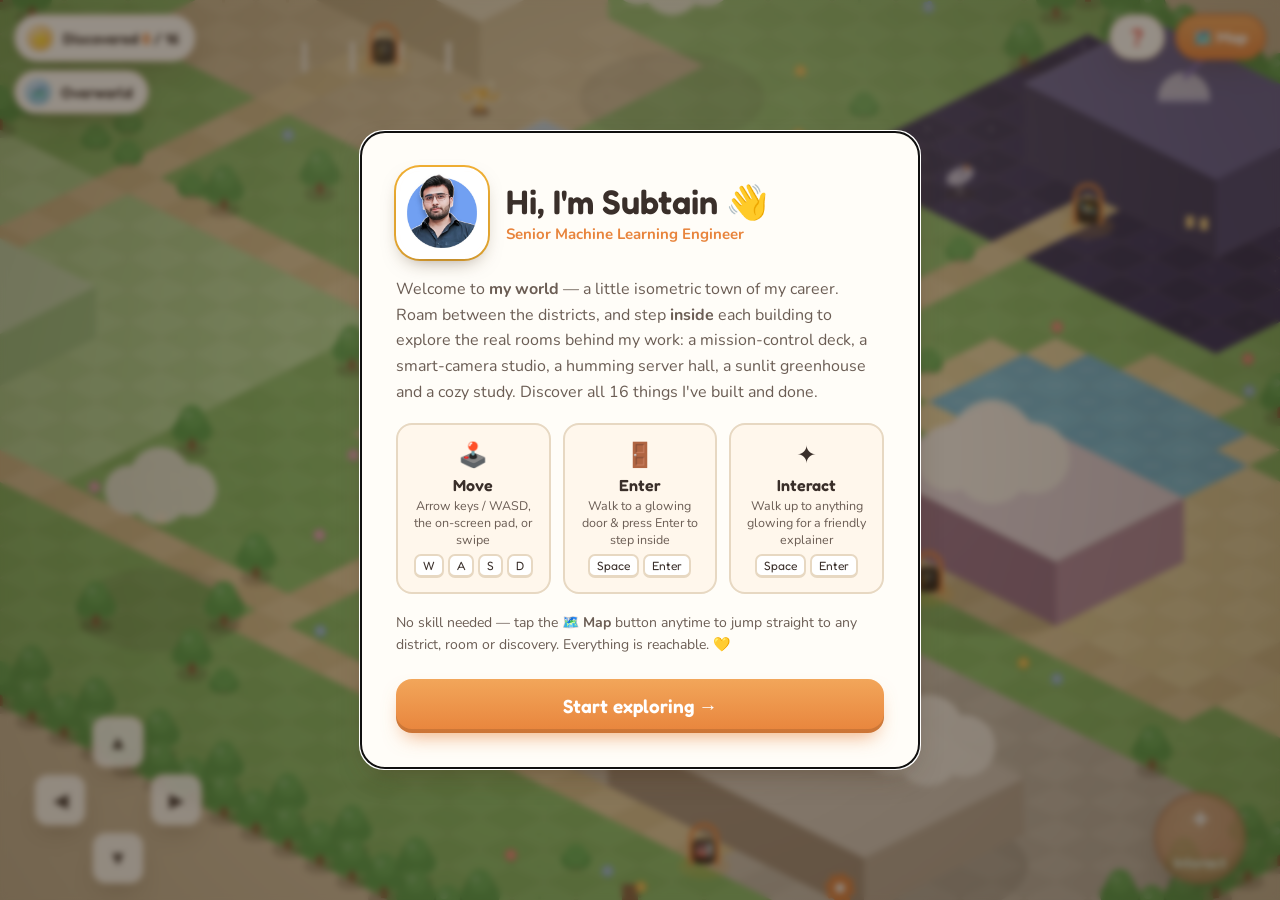
<file: index_bk_2dgame.html>
<!DOCTYPE html>
<html lang="en">

<head>
    <meta charset="UTF-8">
    <meta name="viewport" content="width=device-width, initial-scale=1.0, viewport-fit=cover">
    <meta name="description" content="Subtain Malik - Senior Machine Learning Engineer. Roam a warm isometric world and step inside each career building to explore his story.">
    <meta name="keywords" content="Machine Learning, AI, Computer Vision, LLM, Deep Learning, ML Engineer, portfolio, isometric, game">
    <meta name="author" content="Subtain Malik">
    <meta property="og:title" content="Subtain Malik | Senior ML Engineer">
    <meta property="og:description" content="Building scalable AI systems that drive measurable business impact">
    <meta property="og:type" content="website">
    <meta property="og:url" content="https://sbmalik.github.io">
    <meta name="twitter:card" content="summary_large_image">
    <meta name="twitter:title" content="Subtain Malik | Senior ML Engineer">
    <meta name="twitter:description" content="Building scalable AI systems that drive measurable business impact">

    <title>Subtain Malik | Senior ML Engineer</title>

    <link rel="preconnect" href="https://fonts.googleapis.com">
    <link rel="preconnect" href="https://fonts.gstatic.com" crossorigin>
    <link href="https://fonts.googleapis.com/css2?family=Fredoka:wght@400;500;600;700&family=Nunito:wght@400;600;700;800&display=swap" rel="stylesheet">

    <style>
        :root {
            --ink: #3a2f2a;
            --ink-soft: #6b5d54;
            --cream: #fff7ec;
            --card: #fffdf8;
            --accent: #e8843c;
            --accent-2: #f2a65a;
            --leaf: #5aa64a;
            --leaf-ink: #3f7a33;
            --sky-blue: #6fb7d8;
            --gold: #f2b134;
            --violet: #7d6cc4;
            --border: #e7d8c2;
            --shadow: 0 12px 30px -12px rgba(70, 45, 22, .5);
            --radius: 18px;
        }

        * { box-sizing: border-box; margin: 0; padding: 0; -webkit-tap-highlight-color: transparent; }

        html, body {
            height: 100%;
            overflow: hidden;
            font-family: 'Nunito', system-ui, sans-serif;
            color: var(--ink);
            background: #1b140d;
            touch-action: none;
        }

        #game-root {
            position: fixed;
            inset: 0;
            display: flex;
            align-items: center;
            justify-content: center;
            background: radial-gradient(1200px 800px at 50% -12%, #fff5e6 0%, #e7d3b3 55%, #cbb389 100%);
        }

        .stage { position: relative; width: 100%; height: 100%; overflow: hidden; }

        canvas#view {
            display: block;
            width: 100%;
            height: 100%;
            touch-action: none;
        }

        /* ---------- HUD ---------- */
        .hud {
            position: absolute;
            top: 0; left: 0; right: 0;
            display: flex;
            align-items: flex-start;
            justify-content: space-between;
            gap: 10px;
            padding: 14px;
            pointer-events: none;
            z-index: 20;
        }
        .hud > * { pointer-events: auto; }
        .hud-left { display: flex; flex-direction: column; gap: 8px; align-items: flex-start; }

        .badge {
            font-family: 'Fredoka', sans-serif;
            background: var(--card);
            border: 2px solid var(--border);
            border-radius: 999px;
            padding: 8px 15px 8px 10px;
            box-shadow: var(--shadow);
            display: flex;
            align-items: center;
            gap: 9px;
            font-weight: 600;
            color: var(--ink);
            font-size: clamp(12px, 3.2vw, 15px);
        }
        .badge .dot {
            width: 28px; height: 28px; border-radius: 50%;
            background: radial-gradient(circle at 35% 30%, #ffe6b8, var(--gold));
            display: grid; place-items: center;
            font-size: 14px;
            box-shadow: inset 0 0 0 2px #fff8;
        }
        .badge b { color: var(--accent); }
        .badge.room { padding: 6px 15px 6px 8px; }
        .badge.room .dot { background: radial-gradient(circle at 35% 30%, #cfe8ff, var(--sky-blue)); }
        .badge.pop { animation: pop .45s ease; }
        @keyframes pop { 0%{transform:scale(1)} 40%{transform:scale(1.14)} 100%{transform:scale(1)} }

        .top-btns { display: flex; gap: 10px; }
        .pill {
            font-family: 'Fredoka', sans-serif;
            cursor: pointer;
            border: 2px solid var(--border);
            background: var(--card);
            color: var(--ink);
            border-radius: 999px;
            padding: 11px 16px;
            min-height: 44px;
            font-weight: 600;
            font-size: clamp(13px, 3.4vw, 16px);
            box-shadow: var(--shadow);
            display: flex; align-items: center; gap: 8px;
            transition: transform .12s ease, background .12s ease;
        }
        .pill:hover { transform: translateY(-2px); }
        .pill:active { transform: translateY(0) scale(.97); }
        .pill.accent { background: linear-gradient(180deg, var(--accent-2), var(--accent)); color: #fff; border-color: #d9722f; }

        /* ---------- Touch controls ---------- */
        .controls {
            position: absolute;
            left: 0; right: 0; bottom: 0;
            padding: 16px clamp(14px, 4vw, 34px) max(16px, env(safe-area-inset-bottom));
            display: flex;
            align-items: flex-end;
            justify-content: space-between;
            pointer-events: none;
            z-index: 20;
        }
        .controls > * { pointer-events: auto; }

        .dpad {
            display: grid;
            grid-template-columns: repeat(3, 52px);
            grid-template-rows: repeat(3, 52px);
            gap: 6px;
            opacity: .96;
        }
        .dpad button {
            border: 2px solid var(--border);
            background: rgba(255,253,248,.92);
            border-radius: 14px;
            font-size: 20px;
            color: var(--ink);
            cursor: pointer;
            box-shadow: var(--shadow);
            display: grid; place-items: center;
            user-select: none;
            transition: transform .08s ease, background .08s ease;
        }
        .dpad button:active, .dpad button.held { transform: scale(.9); background: var(--accent-2); color: #fff; }
        .dpad .up { grid-area: 1/2; } .dpad .left { grid-area: 2/1; }
        .dpad .right { grid-area: 2/3; } .dpad .down { grid-area: 3/2; }
        .dpad .mid { grid-area: 2/2; background: transparent; border: none; box-shadow: none; cursor: default; }

        .act-btn {
            width: 92px; height: 92px;
            border-radius: 50%;
            border: 3px solid #d9722f;
            background: radial-gradient(circle at 38% 32%, var(--accent-2), var(--accent));
            color: #fff;
            font-family: 'Fredoka', sans-serif;
            font-weight: 600;
            font-size: 15px;
            cursor: pointer;
            box-shadow: var(--shadow), inset 0 -4px 0 rgba(0,0,0,.12);
            display: grid; place-items: center;
            line-height: 1.05;
            transition: transform .1s ease, filter .1s ease;
        }
        .act-btn .k { font-size: 26px; display:block; }
        .act-btn:active { transform: scale(.92); }
        .act-btn.ready { animation: glow 1.1s ease-in-out infinite; }
        @keyframes glow { 0%,100%{ box-shadow: var(--shadow), 0 0 0 0 rgba(242,166,90,.6) } 50%{ box-shadow: var(--shadow), 0 0 0 12px rgba(242,166,90,0) } }
        .act-btn[disabled] { filter: grayscale(.4) brightness(.96); opacity: .8; cursor: default; }

        /* ---------- Overlays ---------- */
        .overlay {
            position: absolute; inset: 0;
            z-index: 40;
            display: none;
            align-items: center;
            justify-content: center;
            padding: 18px;
            background: rgba(45,32,20,.5);
            backdrop-filter: blur(3px);
        }
        .overlay.show { display: flex; animation: fade .25s ease; }
        @keyframes fade { from{opacity:0} to{opacity:1} }

        .card {
            width: min(560px, 96vw);
            max-height: 92vh;
            overflow-y: auto;
            background: var(--card);
            border: 2px solid var(--border);
            border-radius: 24px;
            box-shadow: var(--shadow);
            padding: clamp(20px, 4.5vw, 34px);
            position: relative;
            animation: rise .3s cubic-bezier(.2,.9,.3,1.1);
        }
        @keyframes rise { from{ transform: translateY(18px) scale(.96); opacity:0 } to{ transform:none; opacity:1 } }

        .close-x {
            position: absolute; top: 14px; right: 14px;
            width: 44px; height: 44px; border-radius: 50%;
            border: 2px solid var(--border); background: var(--cream);
            cursor: pointer; font-size: 18px; color: var(--ink-soft);
            display: grid; place-items: center;
        }
        .close-x:hover { background: #f6e7d3; }

        h1, h2, h3 { font-family: 'Fredoka', sans-serif; font-weight: 600; line-height: 1.15; }

        /* Intro card */
        .intro-top { display: flex; gap: 18px; align-items: center; }
        .avatar {
            width: 92px; height: 92px; border-radius: 24px; flex: none;
            object-fit: cover; border: 4px solid #fff;
            box-shadow: 0 8px 20px -8px rgba(70,45,22,.55), 0 0 0 2px var(--gold);
            background: #eadfce;
        }
        .intro-top h1 { font-size: clamp(24px, 6vw, 34px); color: var(--ink); }
        .intro-top .role { color: var(--accent); font-weight: 700; font-family:'Nunito'; margin-top: 3px; font-size: 15px; }
        .lead { margin: 18px 0 6px; color: var(--ink-soft); font-size: 16px; line-height: 1.6; }
        .how { display: grid; grid-template-columns: 1fr 1fr 1fr; gap: 12px; margin: 18px 0 6px; }
        .how .h { background: var(--cream); border: 2px solid var(--border); border-radius: 16px; padding: 14px; text-align: center; }
        .how .h .ic { font-size: 24px; }
        .how .h .t { font-family:'Fredoka'; font-weight:600; margin-top: 4px; }
        .how .h .s { font-size: 12.5px; color: var(--ink-soft); margin-top: 2px; }
        .keys { display:inline-flex; gap:4px; margin-top:6px; flex-wrap:wrap; justify-content:center; }
        .keys kbd {
            font-family:'Fredoka'; background:#fff; border:2px solid var(--border);
            border-bottom-width:3px; border-radius:7px; padding:2px 7px; font-size:12px; color:var(--ink);
        }
        .btn-primary {
            display:block; width:100%; margin-top: 22px;
            font-family:'Fredoka'; font-weight:600; font-size: 19px;
            padding: 15px; border:none; border-radius: 16px; cursor:pointer; color:#fff;
            background: linear-gradient(180deg, var(--accent-2), var(--accent));
            box-shadow: 0 10px 20px -8px rgba(232,132,60,.7), inset 0 -4px 0 rgba(0,0,0,.12);
            transition: transform .1s ease;
        }
        .btn-primary:hover { transform: translateY(-2px); }
        .btn-primary:active { transform: translateY(0) scale(.99); }

        /* Dialog card */
        .dlg-head { display:flex; align-items:center; gap:14px; }
        .dlg-emoji { width:62px; height:62px; border-radius:18px; flex:none; display:grid; place-items:center; font-size:32px; border:2px solid var(--border); }
        .dlg-kind { font-size:12px; letter-spacing:.12em; text-transform:uppercase; font-weight:800; color:var(--accent); }
        .dlg-head h2 { font-size: clamp(20px,5vw,26px); }
        .dlg-sub { color:var(--ink-soft); font-size:14px; margin-top:2px; }
        .dlg-body { margin-top:16px; font-size:16px; line-height:1.65; color:var(--ink); }
        .techy { margin-top:16px; border:2px dashed var(--border); border-radius:14px; overflow:hidden; background:#fbf4e9; }
        .techy > button {
            width:100%; text-align:left; background:none; border:none; cursor:pointer;
            padding:12px 14px; font-family:'Fredoka'; font-weight:600; font-size:15px; color:var(--ink);
            display:flex; align-items:center; justify-content:space-between; gap:8px;
        }
        .techy .content { padding:0 14px 14px; font-size:14px; line-height:1.6; color:var(--ink-soft); display:none; }
        .techy.open .content { display:block; }
        .techy.open > button .chev { transform: rotate(180deg); }
        .techy .chev { transition: transform .2s ease; }
        .tags { display:flex; flex-wrap:wrap; gap:6px; margin-top:10px; }
        .tag { background:#efe1cd; color:var(--ink-soft); font-size:12px; font-weight:700; border-radius:999px; padding:3px 10px; }
        .disc-note { margin-top:16px; font-weight:800; color:var(--leaf-ink); font-size:14px; display:flex; align-items:center; gap:6px; }
        .enter-cta { margin-top:16px; }

        /* Menu / map */
        .menu-card h2 { font-size:24px; }
        .menu-sub { color:var(--ink-soft); font-size:14px; margin:4px 0 16px; }
        .grp-title { font-family:'Fredoka'; font-weight:600; margin:18px 0 8px; color:var(--ink); font-size:15px; display:flex; align-items:center; gap:8px; flex-wrap:wrap; }
        .grp-title .gcount { margin-left:auto; font-size:12px; color:var(--ink-soft); font-weight:700; }
        .grp-title .here-pill { font-size:11px; font-weight:700; color:#fff; background:linear-gradient(180deg,var(--accent-2),var(--accent)); border-radius:999px; padding:2px 9px; }
        .grp-actions { display:flex; gap:6px; }
        .grp-actions button {
            font-family:'Fredoka'; font-weight:600; font-size:12px; cursor:pointer;
            border:2px solid var(--border); background:var(--cream); color:var(--ink);
            border-radius:999px; padding:11px 14px; min-height:44px; transition:transform .1s ease, background .1s ease;
        }
        .grp-actions button:hover { transform:translateY(-1px); background:#f7ead6; }
        .grp-actions button.go-in { background:linear-gradient(180deg,var(--accent-2),var(--accent)); color:#fff; border-color:#d9722f; }
        .menu-list { display:flex; flex-direction:column; gap:8px; }
        .menu-item {
            display:flex; align-items:center; gap:12px; width:100%;
            background:var(--cream); border:2px solid var(--border); border-radius:14px;
            padding:11px 12px; cursor:pointer; text-align:left; font:inherit; color:var(--ink);
            transition: transform .1s ease, background .1s ease;
        }
        .menu-item:hover { transform: translateX(3px); background:#f7ead6; }
        .menu-item .mi-ic { font-size:22px; width:32px; text-align:center; flex:none; }
        .menu-item .mi-name { font-weight:800; }
        .menu-item .mi-sub { font-size:12px; color:var(--ink-soft); }
        .menu-item .mi-state { margin-left:auto; font-size:13px; font-weight:800; white-space:nowrap; }
        .menu-item .found { color:var(--leaf-ink); }
        .menu-item .undisc { color:var(--ink-soft); }
        .jump-hint { font-size:12px; color:var(--ink-soft); }

        /* Finale */
        .finale-card { text-align:center; }
        .finale-card .party { font-size:52px; }
        .finale-card h2 { font-size: clamp(24px,6vw,32px); margin-top:6px; }
        .finale-card p.big { color:var(--ink-soft); font-size:16px; margin-top:8px; line-height:1.6; }
        .links { display:flex; flex-wrap:wrap; gap:10px; justify-content:center; margin:20px 0 4px; }
        .links a {
            text-decoration:none; font-family:'Fredoka'; font-weight:600; font-size:15px;
            padding:11px 16px; border-radius:14px; border:2px solid var(--border); color:var(--ink); background:var(--cream);
            display:flex; align-items:center; gap:8px; transition: transform .1s ease;
        }
        .links a:hover { transform: translateY(-2px); }
        .links a.mail { background: linear-gradient(180deg, var(--accent-2), var(--accent)); color:#fff; border-color:#d9722f; }
        form.contact { text-align:left; margin-top:20px; border-top:2px dashed var(--border); padding-top:18px; }
        form.contact label { font-family:'Fredoka'; font-weight:600; font-size:13px; display:block; margin:10px 0 5px; }
        form.contact input, form.contact textarea {
            width:100%; font:inherit; padding:11px 13px; border:2px solid var(--border); border-radius:12px;
            background:var(--cream); color:var(--ink); resize:vertical;
        }
        form.contact input:focus, form.contact textarea:focus { outline:none; border-color:var(--accent-2); }

        .toast {
            position:absolute; left:50%; bottom: 128px; transform: translateX(-50%) translateY(20px);
            background: var(--ink); color:#fff; font-family:'Fredoka'; font-weight:600; font-size:15px;
            padding:11px 20px; border-radius:999px; box-shadow: var(--shadow);
            opacity:0; pointer-events:none; z-index:30; transition: transform .35s ease, opacity .35s ease;
            display:flex; align-items:center; gap:8px; max-width:88vw;
        }
        .toast.show { opacity:1; transform: translateX(-50%) translateY(0); }

        @media (max-width: 560px) {
            .how { grid-template-columns: 1fr; }
        }
        @media (max-width: 480px) {
            .dpad { grid-template-columns: repeat(3, 48px); grid-template-rows: repeat(3, 48px); }
            .act-btn { width:82px; height:82px; }
        }
        @media (prefers-reduced-motion: reduce) {
            .act-btn.ready { animation: none; }
            .badge.pop { animation: none; }
            *, *::before, *::after { animation-duration: .001ms !important; }
        }
    </style>
</head>

<body>
    <div id="game-root">
        <div class="stage">
            <canvas id="view"></canvas>

            <!-- HUD -->
            <div class="hud">
                <div class="hud-left">
                    <div class="badge" id="counter">
                        <span class="dot">🌟</span>
                        <span>Discovered <b id="disc-n">0</b> / <span id="disc-total">16</span></span>
                    </div>
                    <div class="badge room" id="room-chip">
                        <span class="dot" id="room-emoji">🗺️</span>
                        <span id="room-name">Overworld</span>
                    </div>
                </div>
                <div class="top-btns">
                    <button class="pill" id="btn-help" title="How to play">❓</button>
                    <button class="pill accent" id="btn-menu">🗺️ Map</button>
                </div>
            </div>

            <!-- Touch controls -->
            <div class="controls">
                <div class="dpad" aria-label="Move">
                    <button class="up" data-dir="up" aria-label="Up">▲</button>
                    <button class="left" data-dir="left" aria-label="Left">◀</button>
                    <button class="mid" tabindex="-1"></button>
                    <button class="right" data-dir="right" aria-label="Right">▶</button>
                    <button class="down" data-dir="down" aria-label="Down">▼</button>
                </div>
                <button class="act-btn" id="btn-act" disabled><span class="k">✦</span>Interact</button>
            </div>

            <div class="toast" id="toast"></div>

            <!-- Intro overlay -->
            <div class="overlay show" id="intro">
                <div class="card" role="dialog" aria-modal="true" tabindex="-1" aria-label="Welcome and how to play">
                    <div class="intro-top">
                        <img class="avatar" src="img/ppic.jpg" alt="Subtain Malik" />
                        <div>
                            <h1>Hi, I'm Subtain 👋</h1>
                            <div class="role">Senior Machine Learning Engineer</div>
                        </div>
                    </div>
                    <p class="lead">Welcome to <b>my world</b> — a little isometric town of my career. Roam between the districts, and step <b>inside</b> each building to explore the real rooms behind my work: a mission-control deck, a smart-camera studio, a humming server hall, a sunlit greenhouse and a cozy study. Discover all 16 things I've built and done.</p>
                    <div class="how">
                        <div class="h">
                            <div class="ic">🕹️</div>
                            <div class="t">Move</div>
                            <div class="s">Arrow keys / WASD, the on-screen pad, or swipe</div>
                            <div class="keys"><kbd>W</kbd><kbd>A</kbd><kbd>S</kbd><kbd>D</kbd></div>
                        </div>
                        <div class="h">
                            <div class="ic">🚪</div>
                            <div class="t">Enter</div>
                            <div class="s">Walk to a glowing door &amp; press Enter to step inside</div>
                            <div class="keys"><kbd>Space</kbd><kbd>Enter</kbd></div>
                        </div>
                        <div class="h">
                            <div class="ic">✦</div>
                            <div class="t">Interact</div>
                            <div class="s">Walk up to anything glowing for a friendly explainer</div>
                            <div class="keys"><kbd>Space</kbd><kbd>Enter</kbd></div>
                        </div>
                    </div>
                    <p class="lead" style="font-size:14px;">No skill needed — tap the <b>🗺️ Map</b> button anytime to jump straight to any district, room or discovery. Everything is reachable. 💛</p>
                    <button class="btn-primary" id="btn-start">Start exploring →</button>
                </div>
            </div>

            <!-- Dialog overlay -->
            <div class="overlay" id="dialog">
                <div class="card" id="dialog-card" role="dialog" aria-modal="true" tabindex="-1" aria-label="Discovery details"></div>
            </div>

            <!-- Menu overlay -->
            <div class="overlay" id="menu">
                <div class="card menu-card" role="dialog" aria-modal="true" tabindex="-1" aria-label="Map and jump menu">
                    <button class="close-x" data-close>✕</button>
                    <h2>🗺️ Subtain's World</h2>
                    <p class="menu-sub">Jump to any district outside, step inside any room, or leap straight to a discovery. <span class="jump-hint">(Everything is reachable — no skill required.)</span></p>
                    <div id="menu-body"></div>
                </div>
            </div>

            <!-- Finale overlay -->
            <div class="overlay" id="finale">
                <div class="card finale-card" role="dialog" aria-modal="true" tabindex="-1" aria-label="You explored everything — get in touch">
                    <button class="close-x" data-close>✕</button>
                    <div class="party">🎉</div>
                    <h2>You explored my whole world!</h2>
                    <p class="big">Thanks for wandering through my journey and stepping into every room — from satellites in space to a growing greenhouse startup. I'd genuinely love to hear from you. <b>Say hi 👋</b></p>
                    <div class="links">
                        <a class="mail" href="mailto:iamsbmalik@gmail.com">✉️ Email me</a>
                        <a href="https://linkedin.com/in/sbmalik" target="_blank" rel="noopener">💼 LinkedIn</a>
                        <a href="https://github.com/sbmalik" target="_blank" rel="noopener">🐙 GitHub</a>
                    </div>
                    <form class="contact" id="contact-form">
                        <label for="c-name">Your name</label>
                        <input id="c-name" type="text" placeholder="Jane Doe" required>
                        <label for="c-email">Your email</label>
                        <input id="c-email" type="email" placeholder="jane@company.com" required>
                        <label for="c-msg">Message</label>
                        <textarea id="c-msg" rows="3" placeholder="Hi Subtain, I loved your world! Let's talk…" required></textarea>
                        <button class="btn-primary" type="submit">Send a friendly hello ✨</button>
                    </form>
                    <p class="menu-sub" style="text-align:center;margin-top:14px;">© 2025 Subtain Malik. All Rights Reserved.</p>
                </div>
            </div>
        </div>
    </div>

    <script>
    (function () {
        "use strict";
        const REDUCED = window.matchMedia('(prefers-reduced-motion: reduce)').matches;

        // ===============================================================
        //  CONTENT  (verbatim facts from the spec — invent nothing new)
        //  16 discoveries. `where` = 'world' or a room id (interior).
        // ===============================================================
        const SPOTS = [
            // -------- WORLD --------
            {
                id:'welcome', kind:'info', where:'world', tx:24, ty:23, emoji:'👋', bg:'#ffe6c4',
                name:'Welcome', title:"Hi, I'm Subtain Malik", sub:'Senior Machine Learning Engineer',
                plain:"Welcome to my world! This little town is my career as a game. Walk the paths to each place I've worked — the buildings — and step inside to see the real rooms behind the work, plus the 6 projects I've built. I make AI that solves real problems: spotting tiny things in satellite photos, chatbots answering 100,000 questions a day, and inference 23× faster. Tap the 🗺️ Map anytime to jump anywhere.",
                techy:"5+ years building production AI systems for enterprise clients such as USPS and Airbus. Expertise in LLM and Computer Vision pipelines processing 100K+ daily requests with 23× faster inference. Tagline: building scalable AI systems that drive measurable business impact."
            },
            // -------- MISSION CONTROL (CENTAIC) --------
            {
                id:'centaic', kind:'place', where:'mission', x:360, y:332, emoji:'🛰️', bg:'#3a3466',
                name:'CENTAIC', title:'CENTAIC — Mission Control', sub:'Machine Learning Engineer · 2019–2021',
                plain:"My very first adventure. Here I taught computers to spot really tiny things in pictures taken from space — like finding one small object in a giant satellite photo, and getting it right 95% of the time. I also helped build AI that looks at photos of skin to help doctors spot problems.",
                techy:"Pioneered military-grade satellite imagery analysis systems with small-object detection achieving 95% accuracy. Built AI diagnostic tools for dermatology and enhanced geospatial monitoring capabilities by 35%."
            },
            {
                id:'airaf', kind:'project', where:'mission', x:330, y:150, emoji:'🔭', bg:'#dcefff',
                name:'AIRAF', title:'AIRAF', sub:'Aerial Imagery Research & Analysis Framework',
                plain:"Spots tiny things in satellite photos — even objects smaller than 10 pixels — and gets it right 95% of the time, while working 80% faster than before.",
                techy:"Detects small objects in satellite imagery using YOLO/YOLT architecture, achieving 95% detection accuracy for objects under 10 pixels and reducing analysis time by 80%.",
                tags:['Computer Vision','YOLO','Satellite Imagery']
            },
            // -------- SMART-CAMERA STUDIO (Darvis) --------
            {
                id:'darvis', kind:'place', where:'studio', x:340, y:300, emoji:'🎥', bg:'#cfeaf3',
                name:'Darvis', title:'Darvis — The Smart Studio', sub:'Machine Learning Engineer · 2021–2023',
                plain:"Here I built AI you can actually talk to — chatbots that answer questions about a company's data, and I made them 40% faster at finding answers. I also taught smart cameras to understand what's happening in a video much more clearly.",
                techy:"Engineered enterprise analytics chatbots with LangChain and GPT-4 (40% faster data retrieval). Built a centralized AI model platform with automated CI/CD pipelines and optimized video analytics with custom NVIDIA DeepStream plugins."
            },
            {
                id:'acube', kind:'project', where:'studio', x:545, y:236, emoji:'🧊', bg:'#e7e2fb',
                name:'A-Cube', title:'A-Cube', sub:'Multi-Agent System',
                plain:"An AI you can talk to that remembers faces and voices, then pulls up exactly the info you need and answers your question.",
                techy:"A multi-agent system using LangGraph, Ollama, a Vector Database, plus face and voice recognition to extract user-relevant information and respond to queries accordingly.",
                tags:['LLM','LangGraph','Vector DB']
            },
            {
                id:'omniroom', kind:'project', where:'studio', x:250, y:352, emoji:'🎞️', bg:'#dcf1cf',
                name:'OmniRoom', title:'OmniRoom', sub:'Video Analytics Optimization',
                plain:"Made cameras see faster — smoothly tracking people's shapes and body poses in live video without slowing down.",
                techy:"Implemented GStreamer plugins and deployed segmentation + pose-estimation YOLO models on DeepStream to optimize the FPS of computer-vision systems.",
                tags:['Deepstream','YOLO','Gstreamer']
            },
            {
                id:'smart', kind:'project', where:'studio', x:432, y:352, emoji:'🛡️', bg:'#fdeec2',
                name:'SMART', title:'SMART', sub:'Surveillance Monitoring System',
                plain:"A watchful security helper that keeps an eye on important areas and gently notices when something unusual is happening.",
                techy:"Surveillance-based system with ROI-based tracking and monitoring of sensitive areas and activity recognition.",
                tags:['Computer Vision','Activity Recognition','ROI Tracking']
            },
            // -------- SERVER & SCALE HALL (Rapidev) --------
            {
                id:'rapidev', kind:'place', where:'server', x:200, y:320, emoji:'🏭', bg:'#e7ddd3',
                name:'Rapidev', title:'Rapidev — The Scale Hall', sub:'Senior ML Engineer & Team Lead · 2024–2025',
                plain:"The bustling engine room. I led a team building AI that handles more than 100,000 questions every single day, and made it run 23× faster. Our vision systems look at 2.3 million images a month. Big names rely on this — including the US Postal Service and Airbus. ✈️📮",
                techy:"Led AI development with Agentic AI applications and fine-tuned LLMs achieving 23× faster inference. Architected high-performance pipelines processing 100K+ daily requests and computer-vision solutions analyzing 2.3M+ images monthly."
            },
            {
                id:'owlsense', kind:'project', where:'server', x:285, y:190, emoji:'🦉', bg:'#ffe7cf',
                name:'OWLSENSE', title:'OWLSENSE', sub:'AI-based Social Media Analysis',
                plain:"A tool that reads social media in many languages at once — understanding written posts, images, and even spoken audio to make sense of it all.",
                techy:"Developed the complete architecture for AI-based social media analysis including LLM, transcription, image captioning, and multi-lingual media analysis.",
                tags:['LLM','Image Captioning','Transcription']
            },
            {
                id:'metrics', kind:'info', where:'server', x:512, y:236, emoji:'📊', bg:'#d7f0e4',
                name:'Impact Board', title:'Impact by the Numbers', sub:'The results, at a glance',
                plain:"The numbers behind the work: 5+ years building AI, 100,000+ questions answered every day, 2.3 million+ images looked at each month, 23× faster than before, and 95% accuracy at spotting tiny objects. Real systems, real scale.",
                techy:"Highlight metrics — 5+ years experience · 100K+ daily LLM requests · 2.3M+ images analyzed per month · 23× faster inference · 95% small-object detection accuracy."
            },
            // -------- GREENHOUSE (Sigrow) --------
            {
                id:'sigrow', kind:'place', where:'greenhouse', x:330, y:236, emoji:'🌱', bg:'#d4edc6',
                name:'Sigrow', title:'Sigrow — The Greenhouse', sub:'Senior ML Engineer · Founding Engineer · Now',
                plain:"My newest journey — a growing greenhouse startup! As a founding engineer I'm building the whole engine room: the behind-the-scenes backend, the AI brains, and the plumbing that keeps smart-camera solutions running smoothly. Watch this space grow. 🌿",
                techy:"Founding Engineer at Sigrow (Nov 2025–Present). Handling backend, AI and MLOps for computer-vision solutions."
            },
            {
                id:'autoann', kind:'project', where:'greenhouse', x:105, y:298, emoji:'🏷️', bg:'#fbe0f0',
                name:'Auto Annotation Tool', title:'Auto Annotation Tool', sub:'AI-Assisted Data Labeling',
                plain:"A clever helper that labels data almost by itself — saving people tons of slow, tedious work.",
                techy:"Engineered feature matching, interactive segmentation, SAM and YOLO-based auto-annotation for efficient data labeling.",
                tags:['SAM','YOLO','Feature Matching']
            },
            {
                id:'skills', kind:'info', where:'greenhouse', x:560, y:232, emoji:'🧰', bg:'#e8f0d0',
                name:'My Toolbox', title:'My Toolbox', sub:'Languages & technologies',
                plain:"My toolbox. I mostly build in Python (plus C/C++, Go, JavaScript and SQL), and I work across machine learning, deep learning and computer vision — teaching computers to see, read and understand.",
                techy:"Languages: Python, C/C++, JavaScript, GO, SQL, NoSQL. Technologies: Machine Learning, Deep Learning, PyTorch, TensorFlow, Computer Vision, LLM, HuggingFace, LangChain, LangGraph, TensorRT, DeepStream, Triton Server, Milvus, NumPy, Pandas, Scikit-learn, FastAPI, Kafka, Elasticsearch, Redis, Docker, AWS, Azure."
            },
            // -------- STUDY / TROPHY ROOM (NUST) --------
            {
                id:'nust', kind:'place', where:'study', x:340, y:302, emoji:'🏅', bg:'#f6e2b0',
                name:'NUST — Gold Medal', title:'NUST — The Gold Medal', sub:'MS Computer Science · Gold Medal · 2021',
                plain:"This is where it started. I did my Master's in Computer Science at Pakistan's NUST and graduated right at the top of my class with a perfect 4.0 — which earned me the Gold Medal. 🥇",
                techy:"MS Computer Science & Engineering, National University of Sciences and Technology (NUST). CGPA 4.0/4.0, Gold Medal. Graduated December 2021."
            },
            {
                id:'certs', kind:'info', where:'study', x:530, y:262, emoji:'🎖️', bg:'#e2ecff',
                name:'Certifications', title:'Badges & Certifications', sub:'Things I studied & earned',
                plain:"A few badges I've earned along the way — and yes, I've spoken at PyCon in front of a live audience!",
                techy:"Certifications: TensorFlow Certified Developer; HuggingFace Agentic AI Certification; PyCon Speaker; Mathematics for Machine Learning; AI for Medicine."
            },
            {
                id:'pubs', kind:'info', where:'study', x:145, y:378, emoji:'📄', bg:'#efe3d0',
                name:'Writing & Open Source', title:'Writing & Open Source', sub:'Papers & shared code',
                plain:"I also write and share. I co-authored a research paper on using deep learning to design app interfaces, and I've open-sourced tools other engineers use.",
                techy:"Publication — 'Reimagining Application User Interface (UI) Design using Deep Learning Methods: Challenges and Opportunities' (2023). Open source — TensorRTX, PytorchX, YOLOv7-Pose."
            }
        ];
        const WSPOTS = SPOTS.filter(s => s.where === 'world');
        document.getElementById('disc-total').textContent = SPOTS.length;

        // Buildings (districts) in the iso world -> interior rooms
        const BUILDINGS = {
            centaic: { x0:22,y0:3,  x1:27,y1:6,  door:{tx:24,ty:7},  room:'mission',    emoji:'🛰️', name:'CENTAIC' },
            nust:    { x0:5, y0:9,  x1:10,y1:12, door:{tx:8, ty:13}, room:'study',      emoji:'🎓', name:'NUST' },
            darvis:  { x0:39,y0:11, x1:44,y1:14, door:{tx:41,ty:15}, room:'studio',     emoji:'🎥', name:'Darvis' },
            rapidev: { x0:35,y0:28, x1:42,y1:32, door:{tx:38,ty:33}, room:'server',     emoji:'🏭', name:'Rapidev' },
            sigrow:  { x0:6, y0:27, x1:12,y1:31, door:{tx:9, ty:32}, room:'greenhouse', emoji:'🌱', name:'Sigrow' },
            tools:   { x0:15,y0:15, x1:20,y1:18, door:{tx:17,ty:19}, room:'toolbox',    emoji:'🧰', name:'Tools & Tech' },
            academia:{ x0:31,y0:17, x1:36,y1:20, door:{tx:33,ty:21}, room:'academia',   emoji:'🎓', name:'Academia' }
        };
        const BUILD_ROOM = {}, ROOM_BUILD = {};
        for (const id in BUILDINGS){ BUILD_ROOM[id] = BUILDINGS[id].room; ROOM_BUILD[BUILDINGS[id].room] = id; }
        // narrative order for the map
        const DISTRICT_ORDER = ['centaic','darvis','rapidev','sigrow','tools','academia','nust'];

        // Interior rooms (borrowed from the room-tour build) — one EXIT door each
        const WT = 16, DW = 66;
        const ROOMS = {
            mission: {
                id:'mission', name:'Mission Control', emoji:'🛰️', w:660, h:470,
                theme:{ floor:'#2a2b3e', floor2:'#31324a', wall:'#43435f', wallTop:'#565678', accent:'#5fd0e0', glow:'rgba(95,208,224,0.13)', amb:'rgba(28,24,42,0.30)' },
                doors:[ {side:'bottom', to:'world', pos:330} ],
                furniture:[
                    {kind:'screenwall', variant:'sat', x:60, y:16, w:540, h:62},
                    {kind:'crate', x:24, y:110, w:74, h:74},
                    {kind:'radar', x:26, y:250, w:112, h:112},
                    {kind:'console', variant:'mission', x:250, y:200, w:220, h:92},
                    {kind:'easel', x:120, y:310, w:60, h:52}
                ]
            },
            studio: {
                id:'studio', name:'Smart-Camera Studio', emoji:'🎥', w:660, h:470,
                theme:{ floor:'#2c2a33', floor2:'#34313c', wall:'#443f4c', wallTop:'#585262', accent:'#8fdcff', glow:'rgba(143,220,255,0.12)', amb:'rgba(26,22,32,0.32)' },
                doors:[ {side:'right', to:'world', pos:235} ],
                furniture:[
                    {kind:'screenwall', variant:'cam', x:120, y:392, w:400, h:60},
                    {kind:'console', variant:'studio', x:250, y:170, w:180, h:80},
                    {kind:'mic', x:520, y:130, w:52, h:54},
                    {kind:'camrig', x:58, y:150, w:62, h:74}
                ]
            },
            server: {
                id:'server', name:'Server & Scale Hall', emoji:'🖥️', w:660, h:470,
                theme:{ floor:'#242433', floor2:'#2b2b3b', wall:'#3b3a4e', wallTop:'#4f4e68', accent:'#6effa8', glow:'rgba(110,255,168,0.11)', amb:'rgba(20,18,30,0.34)' },
                doors:[ {side:'bottom', to:'world', pos:330} ],
                furniture:[
                    {kind:'rack', x:118, y:40, w:66, h:118},
                    {kind:'rack', x:224, y:40, w:66, h:118},
                    {kind:'rack', x:330, y:40, w:66, h:118},
                    {kind:'rack', x:436, y:40, w:66, h:118},
                    {kind:'dash', x:560, y:120, w:64, h:210},
                    {kind:'table', variant:'logistics', x:250, y:280, w:170, h:80}
                ]
            },
            greenhouse: {
                id:'greenhouse', name:'The Greenhouse', emoji:'🌱', w:660, h:470,
                theme:{ floor:'#c9b083', floor2:'#d6bf95', wall:'#a7c48f', wallTop:'#bcd9a3', accent:'#5aa64a', glow:'rgba(255,244,190,0.22)', amb:'rgba(255,240,190,0.08)', sun:true },
                doors:[ {side:'bottom', to:'world', pos:330} ],
                furniture:[
                    {kind:'planter', x:40, y:120, w:120, h:88},
                    {kind:'toolwall', x:500, y:120, w:120, h:92},
                    {kind:'planter', variant:'main', x:220, y:300, w:220, h:90},
                    {kind:'table', variant:'lab', x:60, y:320, w:90, h:70}
                ]
            },
            study: {
                id:'study', name:'The Study', emoji:'📚', w:660, h:470,
                theme:{ floor:'#6b4a2f', floor2:'#77543a', wall:'#5a3d27', wallTop:'#7a5537', accent:'#f2b134', glow:'rgba(242,177,52,0.16)', amb:'rgba(60,35,15,0.24)', lamp:true },
                doors:[ {side:'bottom', to:'world', pos:330} ],
                furniture:[
                    {kind:'shelf', x:80, y:16, w:200, h:58},
                    {kind:'shelf', x:380, y:16, w:200, h:58},
                    {kind:'pedestal', x:300, y:178, w:80, h:82},
                    {kind:'console', variant:'desk', x:70, y:280, w:150, h:82},
                    {kind:'frames', x:470, y:120, w:120, h:122}
                ]
            },
            toolbox: {
                id:'toolbox', name:'Tools & Tech', emoji:'🧰', w:660, h:470,
                theme:{ floor:'#232b3e', floor2:'#2a3348', wall:'#37415c', wallTop:'#4a567a', accent:'#7fb2ff', glow:'rgba(127,178,255,0.13)', amb:'rgba(18,24,44,0.30)' },
                doors:[ {side:'bottom', to:'world', pos:330} ],
                furniture:[
                    {kind:'toolwall', x:60, y:110, w:150, h:96},
                    {kind:'rack', x:480, y:60, w:66, h:118},
                    {kind:'console', variant:'studio', x:250, y:170, w:190, h:84},
                    {kind:'table', variant:'lab', x:440, y:300, w:110, h:74},
                    {kind:'crate', x:60, y:300, w:74, h:74}
                ]
            },
            academia: {
                id:'academia', name:'Academia Hall', emoji:'🎓', w:660, h:470,
                theme:{ floor:'#4a3a30', floor2:'#55433a', wall:'#5c4438', wallTop:'#75584a', accent:'#f2b134', glow:'rgba(242,177,52,0.15)', amb:'rgba(40,26,16,0.26)' },
                doors:[ {side:'bottom', to:'world', pos:330} ],
                furniture:[
                    {kind:'shelf', x:70, y:16, w:190, h:58},
                    {kind:'shelf', x:390, y:16, w:190, h:58},
                    {kind:'pedestal', x:290, y:170, w:84, h:86},
                    {kind:'frames', x:60, y:150, w:120, h:120},
                    {kind:'easel', x:500, y:290, w:60, h:52},
                    {kind:'table', variant:'lab', x:250, y:320, w:120, h:70}
                ]
            }
        };
        SPOTS.forEach(s => { if (ROOMS[s.where]) (ROOMS[s.where].spots = ROOMS[s.where].spots || []).push(s); });

        // ===============================================================
        //  SHARED ENGINE STATE
        // ===============================================================
        const canvas = document.getElementById('view');
        const ctx = canvas.getContext('2d');
        let VW = 0, VH = 0, DPR = 1;

        function resize(){
            const rect = canvas.getBoundingClientRect();
            const mobile = Math.min(rect.width, rect.height) < 620;
            DPR = Math.min(window.devicePixelRatio || 1, mobile ? 1.5 : 2);
            VW = rect.width; VH = rect.height;
            canvas.width = Math.max(1, Math.round(VW * DPR));
            canvas.height = Math.max(1, Math.round(VH * DPR));
            buildGradients();
        }
        window.addEventListener('resize', resize);

        const face = new Image();
        let faceReady = false;
        face.onload = () => faceReady = true;
        face.src = 'img/ppic.jpg';

        let MODE = 'world';                 // 'world' | 'interior'
        let lastBuilding = 'centaic';       // building we entered from
        const discovered = new Set();
        try{ JSON.parse(localStorage.getItem('sw_disc')||'[]').forEach(id=>discovered.add(id)); }catch(e){}
        let nearest = null;                 // spot the player can interact with (either mode)
        let curDoorBuilding = null;         // world: building door in range
        let rOnExit = false;                // interior: standing on the exit door
        const RANGE_W = 1.9;                // tiles
        const RANGE_R = 104;                // px
        let perfNow = 0;

        // shared draw helpers
        function clamp01(v){ return v<0?0:v>1?1:v; }
        function roundRect(x,y,w,h,r){ r=Math.min(r,w/2,h/2); ctx.beginPath(); ctx.moveTo(x+r,y); ctx.arcTo(x+w,y,x+w,y+h,r); ctx.arcTo(x+w,y+h,x,y+h,r); ctx.arcTo(x,y+h,x,y,r); ctx.arcTo(x,y,x+w,y,r); ctx.closePath(); }
        function blob(x,y,r,col){ ctx.fillStyle=col; ctx.beginPath(); ctx.arc(x,y,r,0,7); ctx.fill(); }

        // ===============================================================
        //  ISOMETRIC OVERWORLD  (tile map + engine)
        // ===============================================================
        const COLS = 48, ROWS = 40;
        const G = { GRASS:0, PATH:1, WATER:2, SPACE:3, SAND:4, GREEN:5, FACT:6, PLAZA:7 };
        const ground = [], solid = [], props = [], reserved = [];
        for (let r=0;r<ROWS;r++){ ground[r]=new Array(COLS).fill(G.GRASS); solid[r]=new Array(COLS).fill(false); reserved[r]=new Array(COLS).fill(false); }

        function rng(seed){ return function(){ seed|=0; seed=seed+0x6D2B79F5|0; let t=Math.imul(seed^seed>>>15,1|seed); t=t+Math.imul(t^t>>>7,61|t)^t; return ((t^t>>>14)>>>0)/4294967296; }; }
        const rand = rng(20260820);
        function fillRect(x0,y0,x1,y1,g,opt){
            for (let r=Math.max(0,y0);r<=Math.min(ROWS-1,y1);r++)
                for (let c=Math.max(0,x0);c<=Math.min(COLS-1,x1);c++){
                    if (g!==undefined) ground[r][c]=g;
                    if (opt&&opt.solid!==undefined) solid[r][c]=opt.solid;
                    if (opt&&opt.reserve) reserved[r][c]=true;
                }
        }
        fillRect(19,2,30,9, G.SPACE, {reserve:true});
        fillRect(4,9,13,16, G.PLAZA, {reserve:true});
        fillRect(36,11,46,20, G.SAND, {reserve:true});
        fillRect(33,24,46,33, G.FACT, {reserve:true});
        fillRect(4,22,16,32, G.GREEN, {reserve:true});
        fillRect(20,18,30,25, G.PLAZA, {reserve:true});
        (function pond(){
            const cx=31, cy=14, rx=3, ry=2;
            for (let r=cy-ry-1;r<=cy+ry+1;r++) for(let c=cx-rx-1;c<=cx+rx+1;c++){
                if (r<0||c<0||r>=ROWS||c>=COLS) continue;
                const d=((c-cx)/(rx+.6))**2 + ((r-cy)/(ry+.6))**2;
                if (d<=1){ ground[r][c]=G.WATER; solid[r][c]=true; reserved[r][c]=true; }
                else if (d<=1.5){ ground[r][c]=G.SAND; reserved[r][c]=true; }
            }
        })();
        for (let r=0;r<ROWS;r++) for(let c=0;c<COLS;c++){
            if (r<2||r>ROWS-3||c<2||c>COLS-3){
                solid[r][c]=true; reserved[r][c]=true;
                if ((r+c)%2===0||r<1||c<1||r>ROWS-2||c>COLS-2) props.push({type:'tree', c, r, s:0});
            }
        }
        Object.values(BUILDINGS).forEach(b=>{ for (let r=b.y0;r<=b.y1;r++) for(let c=b.x0;c<=b.x1;c++){ solid[r][c]=true; reserved[r][c]=true; } });

        function carvePath(ax,ay,bx,by){
            let x=ax,y=ay;
            const step=(cx,cy)=>{ if(cy>=0&&cy<ROWS&&cx>=0&&cx<COLS&&ground[cy][cx]!==G.WATER){ ground[cy][cx]=G.PATH; solid[cy][cx]=false; reserved[cy][cx]=true; } };
            while(x!==bx){ step(x,y); x+=Math.sign(bx-x); }
            while(y!==by){ step(x,y); y+=Math.sign(by-y); }
            step(bx,by);
        }
        function carvePathY(ax,ay,bx,by){
            let x=ax,y=ay;
            const step=(cx,cy)=>{ if(cy>=0&&cy<ROWS&&cx>=0&&cx<COLS&&ground[cy][cx]!==G.WATER){ ground[cy][cx]=G.PATH; solid[cy][cx]=false; reserved[cy][cx]=true; } };
            while(y!==by){ step(x,y); y+=Math.sign(by-y); }
            while(x!==bx){ step(x,y); x+=Math.sign(bx-x); }
            step(bx,by);
        }
        const HUB = { x:24, y:21 };
        carvePath(HUB.x,HUB.y, 24,7);        // CENTAIC
        carvePath(HUB.x,HUB.y, 41,15);       // Darvis
        carvePath(HUB.x,HUB.y, 8,13);        // NUST
        carvePathY(HUB.x,HUB.y, 38,33);      // Rapidev (route south of the yard)
        carvePathY(HUB.x,HUB.y, 9,32);       // Sigrow (route south of the fields)
        carvePath(8,13, 8,26);               // NUST -> Sigrow link

        // Ensure every door tile + a 3x3 around each world spot is walkable
        function clearAround(tx,ty){
            for (let r=ty-1;r<=ty+1;r++) for(let c=tx-1;c<=tx+1;c++){
                if(r>1&&r<ROWS-2&&c>1&&c<COLS-2 && ground[r][c]!==G.WATER){ solid[r][c]=false; reserved[r][c]=true; }
            }
        }
        WSPOTS.forEach(s=> clearAround(s.tx,s.ty));
        Object.values(BUILDINGS).forEach(b=>{ ground[b.door.ty][b.door.tx]=G.PATH; solid[b.door.ty][b.door.tx]=false; clearAround(b.door.tx,b.door.ty); });

        // Scatter decorative props
        for (let r=3;r<ROWS-3;r++) for(let c=3;c<COLS-3;c++){
            if (reserved[r][c]||solid[r][c]) continue;
            const g=ground[r][c], rv=rand();
            if (g===G.GRASS){
                if (rv<0.045){ props.push({type:'tree', c, r, s:rand()}); solid[r][c]=true; }
                else if (rv<0.085){ props.push({type:'bush', c, r, s:rand()}); }
                else if (rv<0.15){ props.push({type:'flower', c, r, s:rand()}); }
            } else if (g===G.GREEN && rv<0.34){ props.push({type:'crop', c, r, s:rand()}); }
            else if (g===G.PLAZA && rv<0.05){ props.push({type:'flower', c, r, s:rand()}); }
            else if (g===G.SAND && rv<0.05){ props.push({type:'rock', c, r, s:rand()}); solid[r][c]=true; }
        }
        props.push({type:'trophy', c:11, r:13, s:0});
        props.push({type:'satellite', c:21, r:8, s:0});
        props.push({type:'lamp', c:22, r:20, s:0}); solid[20][22]=true; reserved[20][22]=true;
        props.push({type:'lamp', c:28, r:22, s:0}); solid[22][28]=true; reserved[22][28]=true;

        const clouds = [ {x:14,y:10,r:2.4,sp:0.10}, {x:34,y:20,r:3.0,sp:0.07}, {x:22,y:34,r:2.2,sp:0.12}, {x:42,y:30,r:2.6,sp:0.08} ];

        const TW=64, TH=32, HW=TW/2, HH=TH/2;
        function isoX(wx,wy){ return (wx-wy)*HW; }
        function isoY(wx,wy){ return (wx+wy)*HH; }
        const cam = { x:0, y:0 };
        function project(wx,wy,z){ return { x: isoX(wx,wy)-cam.x+VW/2, y: isoY(wx,wy)-cam.y+VH/2-(z||0) }; }

        const wp = { wx:HUB.x+0.5, wy:HUB.y+0.5, speed:4.2, face:1, moving:false, anim:0 };
        cam.x = isoX(wp.wx,wp.wy); cam.y = isoY(wp.wx,wp.wy);
        function snapWorldCamera(){ cam.x=isoX(wp.wx,wp.wy); cam.y=isoY(wp.wx,wp.wy); }

        function solidAt(wx,wy){ const c=Math.floor(wx), r=Math.floor(wy); if(r<0||c<0||r>=ROWS||c>=COLS) return true; return solid[r][c]; }
        const PR = 0.30;
        function wBlocked(wx,wy){ return solidAt(wx-PR,wy-PR)||solidAt(wx+PR,wy-PR)||solidAt(wx-PR,wy+PR)||solidAt(wx+PR,wy+PR); }

        function easeCamera(dt){
            const tx=isoX(wp.wx,wp.wy), ty=isoY(wp.wx,wp.wy);
            const k=Math.min(1,dt*7);
            cam.x+=(tx-cam.x)*k; cam.y+=(ty-cam.y)*k;
        }

        let cloudT = 0;
        function wUpdate(dt){
            if (!REDUCED) cloudT += dt;
            let mvx=0, mvy=0;
            if (keys.up   || pad.up   ){ mvx-=1; mvy-=1; }
            if (keys.down || pad.down ){ mvx+=1; mvy+=1; }
            if (keys.left || pad.left ){ mvx-=1; mvy+=1; }
            if (keys.right|| pad.right){ mvx+=1; mvy-=1; }
            if (touchDir.x || touchDir.y){
                let tvx = touchDir.x/HW + touchDir.y/HH;
                let tvy = touchDir.y/HH - touchDir.x/HW;
                const tm = Math.hypot(tvx,tvy) || 1;
                mvx += tvx/tm; mvy += tvy/tm;
            }
            const mag=Math.hypot(mvx,mvy);
            wp.moving = mag>0.05;
            if (wp.moving){
                mvx/=mag; mvy/=mag;
                const sdx=mvx-mvy;
                if (Math.abs(sdx)>0.02) wp.face = sdx<0?-1:1;
                const nx=wp.wx+mvx*wp.speed*dt, ny=wp.wy+mvy*wp.speed*dt;
                if (!wBlocked(nx,wp.wy)) wp.wx=nx;
                if (!wBlocked(wp.wx,ny)) wp.wy=ny;
                wp.anim += dt*10;
            } else { wp.anim += dt*2.2; }
            if (!REDUCED){ for (const cl of clouds){ cl.x+=cl.sp*dt; cl.y-=cl.sp*0.4*dt; if(cl.x>COLS+6) cl.x=-6; if(cl.y<-6) cl.y=ROWS+6; } }
            easeCamera(dt);
            wUpdateInteract();
        }

        // ---------- world render ----------
        const GROUND_COLORS = { [G.GRASS]:'#8ec46b',[G.PATH]:'#e6cf9e',[G.WATER]:'#7cc4e0',[G.SPACE]:'#2b2752',[G.SAND]:'#ecd9a4',[G.GREEN]:'#bfe3a0',[G.FACT]:'#cfc4b4',[G.PLAZA]:'#ddc9a0' };
        const GROUND_ALT    = { [G.GRASS]:'#87bd63',[G.PATH]:'#dcc48f',[G.WATER]:'#75bcda',[G.SPACE]:'#322c5e',[G.SAND]:'#e6d29a',[G.GREEN]:'#b6dc95',[G.FACT]:'#c7bcac',[G.PLAZA]:'#d6c197' };
        const BUILD_META = {
            centaic:{ h:78, top:'#6a64a0', w1:'#4a4478', w2:'#3a3560' },
            nust:   { h:60, top:'#efe3c6', w1:'#d6c39a', w2:'#c0ac82' },
            darvis: { h:66, top:'#e2f1f7', w1:'#a9d3e2', w2:'#8bbccd' },
            rapidev:{ h:56, top:'#dcd0c2', w1:'#bfae9a', w2:'#a5907a' },
            sigrow: { h:52, top:'#cfe6ba', w1:'#a7d08d', w2:'#8bba72' },
            tools:  { h:58, top:'#b9d2ea', w1:'#7fa3c9', w2:'#6487ad' },
            academia:{ h:64, top:'#e8d8e0', w1:'#b58ba0', w2:'#9a7089' }
        };
        function fillDiamond(cx,cy,color){ ctx.beginPath(); ctx.moveTo(cx,cy-HH); ctx.lineTo(cx+HW,cy); ctx.lineTo(cx,cy+HH); ctx.lineTo(cx-HW,cy); ctx.closePath(); ctx.fillStyle=color; ctx.fill(); }
        function wShadow(x,y,r){ ctx.save(); ctx.fillStyle='rgba(45,32,14,.22)'; ctx.beginPath(); ctx.ellipse(x,y,r,r*0.5,0,0,7); ctx.fill(); ctx.restore(); }

        function wDraw(t){
            ctx.fillStyle='#dcc9a6'; ctx.fillRect(0,0,VW,VH);
            for (let r=0;r<ROWS;r++) for (let c=0;c<COLS;c++){
                const p=project(c,r,0);
                if (p.x<-TW||p.x>VW+TW||p.y<-TH*2||p.y>VH+TH*2) continue;
                const g=ground[r][c], alt=((c+r)&1)===0;
                fillDiamond(p.x,p.y, alt?GROUND_COLORS[g]:GROUND_ALT[g]);
                ctx.strokeStyle='rgba(0,0,0,0.05)'; ctx.lineWidth=1;
                ctx.beginPath(); ctx.moveTo(p.x-HW,p.y); ctx.lineTo(p.x,p.y+HH); ctx.lineTo(p.x+HW,p.y); ctx.stroke();
                drawGroundDetail(g,p.x,p.y,c,r,t);
            }
            for (const cl of clouds){
                const p=project(cl.x,cl.y,0);
                if (p.x<-180||p.x>VW+180||p.y<-120||p.y>VH+120) continue;
                ctx.save(); ctx.globalAlpha=0.12; ctx.fillStyle='#2a2410';
                ctx.beginPath(); ctx.ellipse(p.x,p.y,cl.r*TW*0.6,cl.r*TH*0.6,0,0,7); ctx.fill(); ctx.restore();
            }
            for (const s of WSPOTS){
                if (discovered.has(s.id)) continue;
                const p=project(s.tx,s.ty,0);
                if (p.x<-TW||p.x>VW+TW||p.y<-TH*2||p.y>VH+TH*2) continue;
                const pulse=REDUCED?0.5:(Math.sin(t/380)+1)/2;
                ctx.save(); ctx.globalAlpha=0.18+0.20*pulse; ctx.strokeStyle='#f2b134'; ctx.lineWidth=3;
                ctx.beginPath(); ctx.ellipse(p.x,p.y,HW*(0.55+0.25*pulse),HH*(0.55+0.25*pulse),0,0,7); ctx.stroke(); ctx.restore();
            }
            for (const pr of props){ if(!wPropHasShadow(pr.type)) continue; const p=project(pr.c+0.5,pr.r+0.5,0); if(p.x<-TW||p.x>VW+TW||p.y<-TH*2||p.y>VH+TH*3) continue; wShadow(p.x,p.y,wPropShadowR(pr.type)); }
            (function(){ const p=project(wp.wx,wp.wy,0); wShadow(p.x,p.y,15); })();

            const drawList=[];
            for (const id in BUILDINGS){
                const b=BUILDINGS[id]; const cx=(b.x0+b.x1)/2, cy=(b.y0+b.y1)/2;
                drawList.push({ depth:cx+cy, fn:()=>drawBuilding(id,b,t) });
                drawList.push({ depth:cx+cy+0.35, fn:()=>wDrawDoor(id,t) });
            }
            for (const pr of props){ const p=project(pr.c+0.5,pr.r+0.5,0); if(p.x<-TW||p.x>VW+TW||p.y<-TH*3||p.y>VH+TH*3) continue; drawList.push({ depth:pr.c+pr.r, fn:()=>drawProp(pr,t) }); }
            for (const s of WSPOTS){ const p=project(s.tx+0.5,s.ty+0.5,0); if(p.x<-TW||p.x>VW+TW||p.y<-TH*4||p.y>VH+TH*2) continue; drawList.push({ depth:s.tx+s.ty+0.05, fn:()=>wDrawSpotMarker(s,t) }); }
            drawList.push({ depth:wp.wx+wp.wy, fn:()=>wDrawPlayer(t) });
            drawList.sort((a,b)=>a.depth-b.depth);
            for (const d of drawList) d.fn();

            for (const cl of clouds){ const p=project(cl.x,cl.y,120); if(p.x<-220||p.x>VW+220||p.y<-160||p.y>VH+160) continue; drawCloud(p.x,p.y,cl.r); }
            if (nearest && !overlayOpen()){ const p=project(nearest.tx+0.5,nearest.ty+0.5,26); wDrawHint(p.x,p.y,nearest,t); }
            drawAtmosphere();
            wDrawParts();
        }

        function drawGroundDetail(g,x,y,c,r,t){
            if (g===G.WATER){ ctx.strokeStyle='rgba(255,255,255,.35)'; ctx.lineWidth=1.5; const wob=REDUCED?0:Math.sin(t/600+(c+r))*3; ctx.beginPath(); ctx.moveTo(x-8,y+wob*0.2); ctx.lineTo(x+8,y+wob*0.2); ctx.stroke(); }
            else if (g===G.SPACE){ const seed=(c*31+r*17)%7; if(seed<3){ const tw=REDUCED?0.7:(0.45+0.45*Math.sin(t/500+c*1.3+r)); ctx.fillStyle='rgba(255,255,255,'+tw.toFixed(3)+')'; ctx.fillRect(x-6+seed*4,y-4+seed*2,2,2);} }
            else if (g===G.GRASS){ if((c*7+r*13)%5===0){ ctx.fillStyle='rgba(120,175,90,.5)'; ctx.fillRect(x-6,y-2,3,3); ctx.fillRect(x+5,y+2,3,3);} }
            else if (g===G.PLAZA){ if((c+r)%3===0){ ctx.fillStyle='rgba(180,155,110,.35)'; ctx.fillRect(x-2,y-2,3,3);} }
        }
        function wPropHasShadow(type){ return type==='tree'||type==='rock'||type==='trophy'||type==='satellite'||type==='lamp'||type==='bush'; }
        function wPropShadowR(type){ return type==='tree'?16:(type==='satellite'?15:(type==='lamp'?9:(type==='rock'?12:10))); }

        function drawIsoBox(b,h,topCol,w1Col,w2Col){
            const N=project(b.x0-0.5,b.y0-0.5,0), E=project(b.x1+0.5,b.y0-0.5,0), S=project(b.x1+0.5,b.y1+0.5,0), W=project(b.x0-0.5,b.y1+0.5,0);
            const Nt={x:N.x,y:N.y-h}, Et={x:E.x,y:E.y-h}, St={x:S.x,y:S.y-h}, Wt={x:W.x,y:W.y-h};
            ctx.fillStyle=w1Col; ctx.beginPath(); ctx.moveTo(E.x,E.y); ctx.lineTo(S.x,S.y); ctx.lineTo(St.x,St.y); ctx.lineTo(Et.x,Et.y); ctx.closePath(); ctx.fill();
            ctx.fillStyle=w2Col; ctx.beginPath(); ctx.moveTo(W.x,W.y); ctx.lineTo(S.x,S.y); ctx.lineTo(St.x,St.y); ctx.lineTo(Wt.x,Wt.y); ctx.closePath(); ctx.fill();
            ctx.fillStyle=topCol; ctx.beginPath(); ctx.moveTo(Nt.x,Nt.y); ctx.lineTo(Et.x,Et.y); ctx.lineTo(St.x,St.y); ctx.lineTo(Wt.x,Wt.y); ctx.closePath(); ctx.fill();
            ctx.strokeStyle='rgba(255,255,255,.25)'; ctx.lineWidth=1.5; ctx.beginPath(); ctx.moveTo(Nt.x,Nt.y); ctx.lineTo(Wt.x,Wt.y); ctx.stroke();
            return { N:Nt,E:Et,S:St,W:Wt, gN:N,gE:E,gS:S,gW:W, cx:(Nt.x+St.x)/2, cy:(Nt.y+St.y)/2 };
        }
        function drawBuilding(id,b,t){
            const m=BUILD_META[id]; const box=drawIsoBox(b,m.h,m.top,m.w1,m.w2); const cx=box.cx, cy=box.cy;
            ctx.save();
            if (id==='centaic'){
                ctx.fillStyle='#d7d3ee'; ctx.beginPath(); ctx.arc(cx,cy-2,26,Math.PI,0); ctx.fill();
                ctx.fillStyle='#bfbae6'; ctx.fillRect(cx-26,cy-3,52,5);
                ctx.strokeStyle='#8b7ad0'; ctx.lineWidth=5; ctx.beginPath(); ctx.moveTo(cx,cy-22); ctx.lineTo(cx+18,cy-40); ctx.stroke();
                const bl=(Math.sin(t/300)+1)/2; ctx.fillStyle='rgba(255,120,120,'+(0.5+0.5*bl)+')'; ctx.beginPath(); ctx.arc(cx+18,cy-42,3.5,0,7); ctx.fill();
                ctx.fillStyle='#ffd98a'; ctx.fillRect(box.gS.x-30,box.gS.y-42,8,12); ctx.fillRect(box.gS.x-16,box.gS.y-40,8,12);
            } else if (id==='nust'){
                ctx.fillStyle='#c98a4b'; ctx.beginPath(); ctx.moveTo(cx-34,cy+4); ctx.lineTo(cx,cy-26); ctx.lineTo(cx+34,cy+4); ctx.closePath(); ctx.fill();
                ctx.strokeStyle='#a9723a'; ctx.lineWidth=2; ctx.stroke();
                ctx.strokeStyle='#8a5a34'; ctx.lineWidth=2; ctx.beginPath(); ctx.moveTo(cx,cy-26); ctx.lineTo(cx,cy-42); ctx.stroke();
                const wav=REDUCED?0:Math.sin(t/300)*3; ctx.fillStyle='#e8843c'; ctx.beginPath(); ctx.moveTo(cx,cy-42); ctx.lineTo(cx+16,cy-38+wav); ctx.lineTo(cx,cy-33); ctx.closePath(); ctx.fill();
                ctx.fillStyle='#fff8ec'; for(let i=0;i<4;i++){ const fx=box.gW.x+14+i*((box.gS.x-box.gW.x)/4); ctx.fillRect(fx,box.gS.y-40,5,30); }
            } else if (id==='darvis'){
                ctx.fillStyle='#3a3f45'; ctx.fillRect(cx-12,cy-14,24,12);
                const bl=(Math.sin(t/400)+1)/2; ctx.fillStyle='rgba(127,208,240,'+(0.6+0.3*bl)+')'; ctx.beginPath(); ctx.arc(cx+9,cy-8,4,0,7); ctx.fill();
                ctx.fillStyle='#2f5b73'; ctx.fillRect(box.gW.x+18,box.gS.y-50,40,30);
                ctx.globalAlpha=0.5+0.4*bl; ctx.fillStyle='#7fd0f0'; ctx.fillRect(box.gW.x+22,box.gS.y-46,32,22); ctx.globalAlpha=1;
            } else if (id==='rapidev'){
                ctx.fillStyle='#b28a5a'; const teeth=5, span=68, x0=cx-34;
                for(let i=0;i<teeth;i++){ ctx.beginPath(); ctx.moveTo(x0+i*(span/teeth),cy+4); ctx.lineTo(x0+i*(span/teeth)+span/teeth*0.5,cy-14); ctx.lineTo(x0+(i+1)*(span/teeth),cy+4); ctx.closePath(); ctx.fill(); }
                ctx.fillStyle='#9a7047'; ctx.fillRect(cx+22,cy-30,10,26);
                if(!REDUCED){ for(let i=0;i<3;i++){ const yy=cy-34-i*11-(t/70%11); ctx.fillStyle='rgba(255,255,255,'+(.35-i*.09)+')'; ctx.beginPath(); ctx.arc(cx+27+Math.sin(t/300+i)*4,yy,6+i*2,0,7); ctx.fill(); } }
                ctx.save(); ctx.translate(box.gS.x-24,box.gS.y-26); ctx.rotate(REDUCED?0:t/900); gear(0,0,12,'#e8843c'); ctx.restore();
                ctx.fillStyle='#8a6540'; ctx.fillRect(box.gW.x+14,box.gS.y-30,16,20);
            } else if (id==='sigrow'){
                ctx.fillStyle='#7fbf6a'; ctx.beginPath(); ctx.moveTo(cx-30,cy+4); ctx.lineTo(cx,cy-20); ctx.lineTo(cx+30,cy+4); ctx.closePath(); ctx.fill();
                ctx.strokeStyle='rgba(255,255,255,.6)'; ctx.lineWidth=2; for(let i=1;i<4;i++){ ctx.beginPath(); ctx.moveTo(cx-30+i*15,cy+4); ctx.lineTo(cx,cy-20+(i>2?(i-2)*8:0)); ctx.stroke(); }
                const sway=REDUCED?0:Math.sin(t/400)*2;
                for(let i=0;i<3;i++){ const px=box.gW.x+18+i*16; ctx.fillStyle='#4f9440'; ctx.beginPath(); ctx.arc(px+sway,box.gS.y-20,6,0,7); ctx.fill(); ctx.strokeStyle='#6fae5a'; ctx.lineWidth=2; ctx.beginPath(); ctx.moveTo(px,box.gS.y-14); ctx.lineTo(px+sway,box.gS.y-22); ctx.stroke(); }
            }
            ctx.restore();
        }

        function wDrawDoor(id,t){
            const b=BUILDINGS[id]; const p=project(b.door.tx+0.5,b.door.ty+0.5,0);
            const active = curDoorBuilding===id && MODE==='world' && !overlayOpen();
            const pulse = REDUCED?0.6:(Math.sin(t/380)+1)/2;
            ctx.save();
            ctx.fillStyle='rgba(242,177,52,'+(0.10+0.16*pulse)+')'; ctx.beginPath(); ctx.ellipse(p.x,p.y,26,13,0,0,7); ctx.fill();
            ctx.strokeStyle=active?'#f2b134':'#e8843c'; ctx.lineWidth=4; ctx.lineCap='round';
            ctx.beginPath(); ctx.moveTo(p.x-13,p.y-2); ctx.lineTo(p.x-13,p.y-28); ctx.moveTo(p.x+13,p.y-2); ctx.lineTo(p.x+13,p.y-28); ctx.stroke();
            ctx.beginPath(); ctx.arc(p.x,p.y-28,13,Math.PI,0); ctx.stroke();
            ctx.fillStyle='#2a2016'; roundRect(p.x-11,p.y-27,22,25,6); ctx.fill();
            ctx.font='15px Fredoka, sans-serif'; ctx.textAlign='center'; ctx.textBaseline='middle'; ctx.fillText(b.emoji,p.x,p.y-16);
            ctx.restore();
            if (active){
                const label='🚪 Enter '+b.name; ctx.font='700 12px Fredoka, sans-serif';
                const w=ctx.measureText(label).width+22; const bob=REDUCED?0:Math.sin(t/400)*2; const by=p.y-52-bob;
                ctx.save(); ctx.fillStyle='rgba(58,47,42,.94)'; roundRect(p.x-w/2,by-14,w,26,13); ctx.fill();
                ctx.beginPath(); ctx.moveTo(p.x-5,by+11); ctx.lineTo(p.x+5,by+11); ctx.lineTo(p.x,by+17); ctx.closePath(); ctx.fill();
                ctx.fillStyle='#fff'; ctx.textAlign='center'; ctx.textBaseline='middle'; ctx.fillText(label,p.x,by-1); ctx.restore();
            }
        }

        function drawProp(p,t){
            const s=project(p.c+0.5,p.r+0.5,0); const x=s.x, base=s.y; ctx.save();
            if (p.type==='tree'){ ctx.fillStyle='#8a5a34'; ctx.fillRect(x-3,base-16,6,16); blob(x,base-26,15,'#4f9440'); blob(x-9,base-19,11,'#5aa64a'); blob(x+9,base-19,11,'#5aa64a'); blob(x,base-33,12,'#67b355'); ctx.fillStyle='rgba(255,255,255,.18)'; ctx.beginPath(); ctx.arc(x-4,base-35,4,0,7); ctx.fill(); }
            else if (p.type==='bush'){ blob(x-6,base-6,9,'#5aa64a'); blob(x+6,base-6,9,'#5aa64a'); blob(x,base-11,11,'#67b355'); }
            else if (p.type==='flower'){ const col=['#f2726f','#f4b93c','#e88fc0','#8ab6f0'][Math.floor(p.s*4)%4]; const sway=REDUCED?0:Math.sin(t/500+p.c)*1.5; ctx.strokeStyle='#6fae5a'; ctx.lineWidth=2; ctx.beginPath(); ctx.moveTo(x,base); ctx.lineTo(x+sway,base-9); ctx.stroke(); petal(x+sway,base-11,col); }
            else if (p.type==='crop'){ const sway=REDUCED?0:Math.sin(t/420+p.c*0.7)*1.6; ctx.strokeStyle='#4f9440'; ctx.lineWidth=2; for(let i=-1;i<2;i++){ ctx.beginPath(); ctx.moveTo(x+i*5,base); ctx.lineTo(x+i*5+sway,base-12); ctx.stroke(); } blob(x+sway,base-13,5,'#8fd06a'); }
            else if (p.type==='rock'){ ctx.fillStyle='#b9ab99'; ctx.beginPath(); ctx.ellipse(x,base-5,11,8,0,0,7); ctx.fill(); ctx.fillStyle='rgba(255,255,255,.3)'; ctx.beginPath(); ctx.ellipse(x-3,base-8,4,3,0,0,7); ctx.fill(); }
            else if (p.type==='lamp'){ ctx.fillStyle='#5a4a3a'; ctx.fillRect(x-2,base-26,4,26); ctx.fillStyle='#3a3f45'; ctx.beginPath(); ctx.arc(x,base-28,5,0,7); ctx.fill(); const gl=REDUCED?0.8:(0.6+0.4*Math.sin(t/500)); ctx.fillStyle='rgba(255,214,120,'+gl.toFixed(2)+')'; ctx.beginPath(); ctx.arc(x,base-28,8,0,7); ctx.fill(); ctx.fillStyle='#ffe6a0'; ctx.beginPath(); ctx.arc(x,base-28,3,0,7); ctx.fill(); }
            else if (p.type==='trophy'){ const bob=REDUCED?0:Math.sin(t/500)*2; ctx.fillStyle='#8a5a34'; ctx.fillRect(x-8,base-6,16,6); ctx.fillStyle='#f2b134'; ctx.beginPath(); ctx.moveTo(x-10,base-26+bob); ctx.quadraticCurveTo(x,base-2+bob,x+10,base-26+bob); ctx.closePath(); ctx.fill(); ctx.strokeStyle='#f2b134'; ctx.lineWidth=3; ctx.beginPath(); ctx.arc(x-12,base-21+bob,5,.4,3.4); ctx.stroke(); ctx.beginPath(); ctx.arc(x+12,base-21+bob,5,-0.3,2.6); ctx.stroke(); ctx.fillStyle='#f2b134'; ctx.fillRect(x-3,base-11+bob,6,6); ctx.fillStyle='rgba(255,255,255,.55)'; ctx.beginPath(); ctx.ellipse(x-3,base-19+bob,2.4,5,-.4,0,7); ctx.fill(); if(!REDUCED){ const sp=(Math.sin(t/300)+1)/2; ctx.fillStyle='rgba(255,255,220,'+(0.3+0.5*sp)+')'; star(x+11,base-30,3+sp*2);} }
            else if (p.type==='satellite'){ ctx.fillStyle='#5a5570'; ctx.fillRect(x-3,base-14,6,14); ctx.save(); ctx.translate(x,base-18); const rot=REDUCED?0.6:t/1400; ctx.rotate(Math.sin(rot)*0.6); ctx.fillStyle='#c9c4e0'; ctx.beginPath(); ctx.ellipse(0,0,14,8,-0.5,0,7); ctx.fill(); ctx.strokeStyle='#8b86ad'; ctx.lineWidth=2; ctx.beginPath(); ctx.ellipse(0,0,14,8,-0.5,0,7); ctx.stroke(); ctx.strokeStyle='#7a75a0'; ctx.lineWidth=2; ctx.beginPath(); ctx.moveTo(0,0); ctx.lineTo(6,-9); ctx.stroke(); ctx.fillStyle='#e8843c'; ctx.beginPath(); ctx.arc(6,-9,2.5,0,7); ctx.fill(); ctx.restore(); }
            ctx.restore();
        }

        function wDrawSpotMarker(s,t){
            const found=discovered.has(s.id);
            if (s.id==='welcome'){
                const p=project(s.tx+0.5,s.ty+0.5,0); ctx.save();
                if(!found){ const gl=(Math.sin(t/340)+1)/2; ctx.fillStyle='rgba(255,214,120,'+(0.10+0.16*gl)+')'; ctx.beginPath(); ctx.arc(p.x,p.y-30,26+gl*4,0,7); ctx.fill(); }
                ctx.fillStyle='#8a5a34'; ctx.fillRect(p.x-2,p.y-24,4,24);
                ctx.fillStyle=found?'#cdbfa6':'#f4b93c'; roundRect(p.x-20,p.y-46,40,22,5); ctx.fill();
                ctx.strokeStyle='rgba(0,0,0,.12)'; ctx.lineWidth=2; roundRect(p.x-20,p.y-46,40,22,5); ctx.stroke();
                ctx.font='17px Fredoka, sans-serif'; ctx.textAlign='center'; ctx.textBaseline='middle'; ctx.fillStyle='#5a3f22'; ctx.fillText('👋',p.x,p.y-34);
                ctx.restore();
                if (found){ const p2=project(s.tx+0.5,s.ty+0.5,52); checkBadge(p2.x+14,p2.y); }
            } else {
                const bob=REDUCED?0:Math.sin(t/600+s.tx)*4; const p=project(s.tx+0.5,s.ty+0.5,60+bob); ctx.save();
                if(!found){ const gl=(Math.sin(t/340)+1)/2; ctx.fillStyle='rgba(255,214,120,'+(0.10+0.16*gl)+')'; ctx.beginPath(); ctx.arc(p.x,p.y,30+gl*4,0,7); ctx.fill(); }
                ctx.fillStyle=found?'#7fae63':'#e8843c'; roundRect(p.x-20,p.y-20,40,34,12); ctx.fill();
                ctx.fillStyle='rgba(255,255,255,.25)'; roundRect(p.x-20,p.y-20,40,12,12); ctx.fill();
                ctx.fillStyle=found?'#7fae63':'#e8843c'; ctx.beginPath(); ctx.moveTo(p.x-6,p.y+13); ctx.lineTo(p.x+6,p.y+13); ctx.lineTo(p.x,p.y+22); ctx.closePath(); ctx.fill();
                ctx.font='20px Fredoka, sans-serif'; ctx.textAlign='center'; ctx.textBaseline='middle'; ctx.fillText(s.emoji,p.x,p.y-2); ctx.restore();
                if (found) checkBadge(p.x+15,p.y-16);
            }
        }
        function checkBadge(x,y){ ctx.save(); ctx.fillStyle='#5aa64a'; ctx.beginPath(); ctx.arc(x,y,8,0,7); ctx.fill(); ctx.strokeStyle='#fff'; ctx.lineWidth=2.2; ctx.beginPath(); ctx.moveTo(x-3,y); ctx.lineTo(x-1,y+3); ctx.lineTo(x+4,y-3); ctx.stroke(); ctx.restore(); }

        function wDrawPlayer(t){
            const p=project(wp.wx,wp.wy,0); const x=p.x;
            const walkBob=(wp.moving&&!REDUCED)?Math.abs(Math.sin(wp.anim*0.9))*3:(REDUCED?0:Math.sin(wp.anim)*1.3);
            const squash=(wp.moving&&!REDUCED)?Math.sin(wp.anim*0.9)*0.06:0;
            const baseY=p.y-walkBob; ctx.save();
            const bw=22*(1-squash), bh=24*(1+squash);
            ctx.fillStyle='#e8843c'; roundRect(x-bw/2,baseY-bh,bw,bh,9); ctx.fill();
            ctx.fillStyle='#d9722f'; roundRect(x-bw/2,baseY-8,bw,8,6); ctx.fill();
            const sw=wp.moving?Math.sin(wp.anim*0.9)*3:0; ctx.fillStyle='#f2a65a';
            ctx.beginPath(); ctx.arc(x-bw/2,baseY-10+sw*wp.face,4,0,7); ctx.fill();
            ctx.beginPath(); ctx.arc(x+bw/2,baseY-10-sw*wp.face,4,0,7); ctx.fill();
            const hy=baseY-bh-8, hr=14; ctx.save();
            ctx.beginPath(); ctx.arc(x,hy,hr,0,7); ctx.closePath(); ctx.fillStyle='#f4e2c6'; ctx.fill();
            if (faceReady){ ctx.clip(); ctx.drawImage(face,x-hr,hy-hr,hr*2,hr*2); } ctx.restore();
            ctx.strokeStyle='#fff'; ctx.lineWidth=2.5; ctx.beginPath(); ctx.arc(x,hy,hr,0,7); ctx.stroke();
            ctx.strokeStyle='rgba(242,177,52,.9)'; ctx.lineWidth=1.5; ctx.beginPath(); ctx.arc(x,hy,hr+2,0,7); ctx.stroke(); ctx.restore();
        }
        function wDrawHint(sx,sy,s,t){
            ctx.save(); const label=discovered.has(s.id)?'Revisit':'Say hi'; const txt='✦ '+label;
            ctx.font='700 12px Fredoka, sans-serif'; const w=ctx.measureText(txt).width+22; const bob=REDUCED?0:Math.sin(t/400)*2; const bx=sx, by=sy-bob;
            ctx.fillStyle='rgba(58,47,42,.92)'; roundRect(bx-w/2,by-14,w,24,12); ctx.fill();
            ctx.beginPath(); ctx.moveTo(bx-5,by+9); ctx.lineTo(bx+5,by+9); ctx.lineTo(bx,by+15); ctx.closePath(); ctx.fill();
            ctx.fillStyle='#fff'; ctx.textAlign='center'; ctx.textBaseline='middle'; ctx.fillText(txt,bx,by-1); ctx.restore();
        }
        function drawCloud(x,y,r){ ctx.save(); ctx.globalAlpha=0.85; ctx.fillStyle='#fffaf0'; const u=r*14; ctx.beginPath(); ctx.arc(x-u,y,u*0.8,0,7); ctx.arc(x,y-u*0.4,u,0,7); ctx.arc(x+u,y,u*0.85,0,7); ctx.arc(x,y+u*0.2,u*0.9,0,7); ctx.fill(); ctx.restore(); }
        // cached full-screen gradients (rebuilt only on resize) — see buildGradients()
        let _atmGlow=null, _atmVig=null, _rBg=null, _rVig=null;
        function buildGradients(){
            _atmGlow=ctx.createRadialGradient(VW*0.5,VH*0.1,0,VW*0.5,VH*0.1,Math.max(VW,VH)*0.9);
            _atmGlow.addColorStop(0,'rgba(255,245,220,0.20)'); _atmGlow.addColorStop(0.5,'rgba(255,240,210,0.0)');
            _atmVig=ctx.createRadialGradient(VW*0.5,VH*0.5,Math.min(VW,VH)*0.35,VW*0.5,VH*0.55,Math.max(VW,VH)*0.78);
            _atmVig.addColorStop(0,'rgba(40,28,12,0)'); _atmVig.addColorStop(1,'rgba(40,28,12,0.28)');
            _rBg=ctx.createLinearGradient(0,0,0,VH); _rBg.addColorStop(0,'#231a12'); _rBg.addColorStop(1,'#120d09');
            _rVig=ctx.createRadialGradient(VW/2,VH/2,Math.min(VW,VH)*0.35,VW/2,VH/2,Math.max(VW,VH)*0.72);
            _rVig.addColorStop(0,'rgba(0,0,0,0)'); _rVig.addColorStop(1,'rgba(0,0,0,0.42)');
        }
        function drawAtmosphere(){
            if(!_atmGlow) buildGradients();
            ctx.fillStyle=_atmGlow; ctx.fillRect(0,0,VW,VH);
            ctx.fillStyle=_atmVig; ctx.fillRect(0,0,VW,VH);
        }
        function petal(x,y,col){ ctx.fillStyle=col; for(let i=0;i<5;i++){ const a=i/5*Math.PI*2; ctx.beginPath(); ctx.arc(x+Math.cos(a)*3.5,y+Math.sin(a)*3.5,2.6,0,7); ctx.fill(); } ctx.fillStyle='#fff2b0'; ctx.beginPath(); ctx.arc(x,y,2,0,7); ctx.fill(); }
        function gear(x,y,r,col){ ctx.fillStyle=col; for(let i=0;i<8;i++){ const a=i/8*Math.PI*2; ctx.save(); ctx.translate(x+Math.cos(a)*r,y+Math.sin(a)*r); ctx.rotate(a); ctx.fillRect(-3,-3,6,6); ctx.restore(); } ctx.beginPath(); ctx.arc(x,y,r,0,7); ctx.fill(); ctx.fillStyle='#fff'; ctx.beginPath(); ctx.arc(x,y,r*0.4,0,7); ctx.fill(); }
        function star(x,y,r){ ctx.beginPath(); for(let i=0;i<5;i++){ const a=-Math.PI/2+i*2*Math.PI/5; ctx.lineTo(x+Math.cos(a)*r,y+Math.sin(a)*r); const a2=a+Math.PI/5; ctx.lineTo(x+Math.cos(a2)*r*0.45,y+Math.sin(a2)*r*0.45);} ctx.closePath(); ctx.fill(); }

        // world particles (iso-pixel coords)
        const wParts=[];
        function wPopBurst(s,col){ if(REDUCED) return; const ox=isoX(s.tx+0.5,s.ty+0.5), oy=isoY(s.tx+0.5,s.ty+0.5)-40; for(let i=0;i<18;i++){ const a=Math.random()*7, sp=40+Math.random()*100; wParts.push({x:ox,y:oy,vx:Math.cos(a)*sp,vy:Math.sin(a)*sp-50,life:1,col}); } }
        function wUpdateParts(dt){ for(let i=wParts.length-1;i>=0;i--){ const p=wParts[i]; p.life-=dt*1.5; p.vy+=240*dt; p.x+=p.vx*dt; p.y+=p.vy*dt; if(p.life<=0) wParts.splice(i,1);} }
        function wDrawParts(){ for(const p of wParts){ ctx.globalAlpha=Math.max(0,p.life); ctx.fillStyle=p.col; const x=p.x-cam.x+VW/2, y=p.y-cam.y+VH/2; ctx.fillRect(x-2,y-2,4,4);} ctx.globalAlpha=1; }

        function wUpdateInteract(){
            let best=null,bestD=RANGE_W;
            for (const s of WSPOTS){ const d=Math.hypot((s.tx+0.5)-wp.wx,(s.ty+0.5)-wp.wy); if(d<bestD){ bestD=d; best=s; } }
            curDoorBuilding=null; let dd=0.95;
            for (const id in BUILDINGS){ const b=BUILDINGS[id]; const d=Math.hypot((b.door.tx+0.5)-wp.wx,(b.door.ty+0.5)-wp.wy); if(d<dd){ dd=d; curDoorBuilding=id; } }
            rOnExit=false; nearest=best;
            const ov=overlayOpen();
            if (!ov && curDoorBuilding) setAct(true,'🚪','Enter');
            else if (!ov && best) setAct(true,'✦','Interact');
            else setAct(false);
        }

        // ===============================================================
        //  INTERIOR ROOMS  (walkable, richly propped)
        // ===============================================================
        const view = { S:1, offX:0, offY:0 };
        function setScreen(){ ctx.setTransform(DPR,0,0,DPR,0,0); }
        function setWorldT(){ ctx.setTransform(DPR*view.S,0,0,DPR*view.S,DPR*view.offX,DPR*view.offY); }
        function rShadow(x,y,rx,ry){ ctx.fillStyle='rgba(0,0,0,.24)'; ctx.beginPath(); ctx.ellipse(x,y,rx,ry,0,0,7); ctx.fill(); }
        function osc(t,p,seed){ return REDUCED?0.65:(Math.sin(t/p+(seed||0))+1)/2; }

        let room = ROOMS.mission;
        let solids = [];
        const rp = { x:330, y:410, speed:168, dir:'up', moving:false, anim:0 };
        const HB = { w:20, h:12 };

        function generateWalls(rm){
            const w=rm.w, h=rm.h, out=[];
            const doorOn = side => rm.doors.find(d=>d.side===side);
            const horiz=(y,d)=>{ if(!d){ out.push({x:0,y:y,w:w,h:WT}); return; } out.push({x:0,y:y,w:d.pos-DW/2,h:WT}); out.push({x:d.pos+DW/2,y:y,w:w-(d.pos+DW/2),h:WT}); };
            const vert =(x,d)=>{ if(!d){ out.push({x:x,y:0,w:WT,h:h}); return; } out.push({x:x,y:0,w:WT,h:d.pos-DW/2}); out.push({x:x,y:d.pos+DW/2,w:WT,h:h-(d.pos+DW/2)}); };
            horiz(0, doorOn('top')); horiz(h-WT, doorOn('bottom')); vert(0, doorOn('left')); vert(w-WT, doorOn('right'));
            return out;
        }
        // wall geometry is static per room — build once and cache on the room
        function roomWalls(rm){ return rm._walls || (rm._walls = generateWalls(rm)); }
        function buildSolids(){ solids = roomWalls(room).concat(room.furniture.filter(f=>f.solid!==false).map(f=>({x:f.x,y:f.y,w:f.w,h:f.h}))); }
        function setRoom(id){ room=ROOMS[id]; buildSolids(); }
        buildSolids();

        function rectHit(px,py){ const l=px-HB.w/2,r=px+HB.w/2,t=py-HB.h/2,b=py+HB.h/2; for(const s of solids){ if(l<s.x+s.w&&r>s.x&&t<s.y+s.h&&b>s.y) return true; } return false; }
        function doorZone(d){ const w=room.w,h=room.h; if(d.side==='top') return {x:d.pos-DW/2,y:0,w:DW,h:WT+20}; if(d.side==='bottom') return {x:d.pos-DW/2,y:h-WT-20,w:DW,h:WT+20}; if(d.side==='left') return {x:0,y:d.pos-DW/2,w:WT+20,h:DW}; return {x:w-WT-20,y:d.pos-DW/2,w:WT+20,h:DW}; }
        function inZone(z,px,py){ return px>z.x && px<z.x+z.w && py>z.y && py<z.y+z.h; }
        function interiorSpawnForExit(rid){ const d=ROOMS[rid].doors[0], w=ROOMS[rid].w, h=ROOMS[rid].h; if(d.side==='bottom') return {x:d.pos,y:h-WT-46}; if(d.side==='top') return {x:d.pos,y:WT+46}; if(d.side==='left') return {x:WT+46,y:d.pos}; return {x:w-WT-46,y:d.pos}; }

        function rUpdate(dt){
            let vx=0,vy=0;
            if(keys.up||pad.up) vy-=1;
            if(keys.down||pad.down) vy+=1;
            if(keys.left||pad.left) vx-=1;
            if(keys.right||pad.right) vx+=1;
            if(touchDir.x||touchDir.y){ vx+=touchDir.x; vy+=touchDir.y; }
            const mag=Math.hypot(vx,vy); rp.moving=mag>0.05;
            if(rp.moving){ vx/=mag; vy/=mag;
                if(Math.abs(vx)>Math.abs(vy)) rp.dir=vx<0?'left':'right'; else rp.dir=vy<0?'up':'down';
                const nx=rp.x+vx*rp.speed*dt, ny=rp.y+vy*rp.speed*dt;
                if(!rectHit(nx,rp.y)) rp.x=nx;
                if(!rectHit(rp.x,ny)) rp.y=ny;
                rp.anim+=dt*10;
            } else rp.anim+=dt*2.2;
            rUpdateInteract();
        }

        function computeView(){ const pad=44; let s=Math.min((VW-pad)/room.w,(VH-pad)/room.h); s=Math.max(0.34,Math.min(1.5,s)); view.S=s; view.offX=(VW-room.w*s)/2; view.offY=(VH-room.h*s)/2; }

        function rDraw(t){
            computeView(); setScreen(); ctx.clearRect(0,0,VW,VH);
            if(!_rBg) buildGradients(); ctx.fillStyle=_rBg; ctx.fillRect(0,0,VW,VH);
            setWorldT();
            drawFloor(t); drawWalls(t);
            const list=[];
            for(const f of room.furniture) list.push({y:f.y+f.h, fn:()=>drawFurniture(f,t)});
            for(const s of room.spots) list.push({y:s.y+4, fn:()=>rDrawSpotMarker(s,t)});
            list.push({y:rp.y, fn:()=>rDrawPlayer(t)});
            list.sort((a,b)=>a.y-b.y); list.forEach(o=>o.fn());
            rDrawParts(); drawAmbient(t);
            if(nearest && !overlayOpen() && !trans.active) rDrawHint(nearest);
            setScreen();
            if(!_rVig) buildGradients(); ctx.fillStyle=_rVig; ctx.fillRect(0,0,VW,VH);
        }

        function drawFloor(t){
            const th=room.theme; ctx.fillStyle=th.floor; ctx.fillRect(0,0,room.w,room.h);
            const ts=44;
            for(let y=0;y<room.h;y+=ts) for(let x=0;x<room.w;x+=ts){ if(((x/ts)+(y/ts))%2===0){ ctx.fillStyle=th.floor2; ctx.fillRect(x,y,ts,ts); } }
            ctx.strokeStyle='rgba(0,0,0,0.10)'; ctx.lineWidth=1;
            for(let y=ts;y<room.h;y+=ts){ ctx.beginPath(); ctx.moveTo(0,y); ctx.lineTo(room.w,y); ctx.stroke(); }
            for(let x=ts;x<room.w;x+=ts){ ctx.beginPath(); ctx.moveTo(x,0); ctx.lineTo(x,room.h); ctx.stroke(); }
            if(room.id==='greenhouse'){ ctx.strokeStyle='rgba(120,90,50,0.18)'; ctx.lineWidth=6; for(let x=60;x<room.w-40;x+=54){ ctx.beginPath(); ctx.moveTo(x,90); ctx.lineTo(x,room.h-40); ctx.stroke(); } }
            if(room.id==='study'){ ctx.fillStyle='rgba(178,60,52,0.22)'; roundRect(150,150,360,250,18); ctx.fill(); ctx.strokeStyle='rgba(242,177,52,0.3)'; ctx.lineWidth=4; roundRect(162,162,336,226,14); ctx.stroke(); }
        }
        function drawWalls(t){
            const th=room.theme;
            for(const s of roomWalls(room)){
                ctx.fillStyle=th.wall; ctx.fillRect(s.x,s.y,s.w,s.h);
                ctx.fillStyle=th.wallTop;
                if(s.h>s.w){ ctx.fillRect(s.x+s.w-4,s.y,4,s.h); ctx.fillRect(s.x,s.y,4,s.h); } else { ctx.fillRect(s.x,s.y,s.w,4); ctx.fillRect(s.x,s.y+s.h-4,s.w,4); }
            }
            for(const d of room.doors) drawDoorway(d,t);
        }
        function drawDoorway(d,t){
            const th=room.theme, w=room.w, h=room.h;
            const target = d.to==='world' ? {emoji:'🚪', name:'Exit to World'} : ROOMS[d.to];
            let cx,cy,horiz;
            if(d.side==='top'){ cx=d.pos; cy=WT/2; horiz=true; } else if(d.side==='bottom'){ cx=d.pos; cy=h-WT/2; horiz=true; } else if(d.side==='left'){ cx=WT/2; cy=d.pos; horiz=false; } else { cx=w-WT/2; cy=d.pos; horiz=false; }
            ctx.save();
            ctx.fillStyle=th.accent; ctx.globalAlpha=0.20+0.12*osc(t,600,d.pos);
            if(horiz) ctx.fillRect(d.pos-DW/2,cy-WT,DW,WT*2); else ctx.fillRect(cx-WT,d.pos-DW/2,WT*2,DW);
            ctx.globalAlpha=1; ctx.fillStyle=th.wallTop;
            if(horiz){ ctx.fillRect(d.pos-DW/2-5,cy-WT/2,5,WT); ctx.fillRect(d.pos+DW/2,cy-WT/2,5,WT); } else { ctx.fillRect(cx-WT/2-2,d.pos-DW/2-5,WT+4,5); ctx.fillRect(cx-WT/2-2,d.pos+DW/2,WT+4,5); }
            const lx = horiz? d.pos : cx + (d.side==='left'?34:-34);
            const ly = horiz? cy + (d.side==='top'?30:-30) : d.pos;
            ctx.fillStyle='rgba(20,16,12,0.82)'; roundRect(lx-52,ly-11,104,22,11); ctx.fill();
            ctx.fillStyle='#fff'; ctx.font='600 12px Fredoka, sans-serif'; ctx.textAlign='center'; ctx.textBaseline='middle';
            ctx.fillText(target.emoji+' '+target.name, lx, ly);
            ctx.restore();
        }

        // ---- furniture ----
        function box3d(x,y,w,h,top,front,r){ rShadow(x+w/2,y+h+3,w*0.52,8); ctx.fillStyle=front; roundRect(x,y+h-10,w,14,r); ctx.fill(); ctx.fillStyle=top; roundRect(x,y,w,h-6,r); ctx.fill(); }
        function screenTint(x,y,w,h,col,a){ ctx.save(); ctx.globalCompositeOperation='lighter'; ctx.globalAlpha=a; ctx.fillStyle=col; ctx.fillRect(x,y,w,h); ctx.restore(); }
        function drawFurniture(f,t){
            switch(f.kind){
                case 'screenwall': fScreenwall(f,t); break;
                case 'console': fConsole(f,t); break;
                case 'radar': fRadar(f,t); break;
                case 'rack': fRack(f,t); break;
                case 'dash': fDash(f,t); break;
                case 'table': fTable(f,t); break;
                case 'mic': fMic(f,t); break;
                case 'camrig': fCamrig(f,t); break;
                case 'planter': fPlanter(f,t); break;
                case 'toolwall': fToolwall(f,t); break;
                case 'shelf': fShelf(f,t); break;
                case 'pedestal': fPedestal(f,t); break;
                case 'frames': fFrames(f,t); break;
                case 'easel': fEasel(f,t); break;
                case 'crate': fCrate(f,t); break;
            }
        }
        function fScreenwall(f,t){
            rShadow(f.x+f.w/2,f.y+f.h+2,f.w*0.5,7);
            ctx.fillStyle='#141a26'; roundRect(f.x,f.y,f.w,f.h,8); ctx.fill();
            ctx.strokeStyle='rgba(255,255,255,.06)'; ctx.lineWidth=2; roundRect(f.x+2,f.y+2,f.w-4,f.h-4,7); ctx.stroke();
            const n=Math.max(3,Math.round(f.w/120)), gap=9; const sw=(f.w-gap*(n+1))/n, sh=f.h-gap*2;
            for(let i=0;i<n;i++){ const sx=f.x+gap+i*(sw+gap), sy=f.y+gap;
                ctx.fillStyle='#0a1018'; roundRect(sx,sy,sw,sh,4); ctx.fill(); ctx.save(); roundRect(sx,sy,sw,sh,4); ctx.clip();
                if(f.variant==='sat') satScreen(sx,sy,sw,sh,i,t); else if(f.variant==='cam') camScreen(sx,sy,sw,sh,i,t); else dashScreen(sx,sy,sw,sh,i,t);
                ctx.restore(); screenTint(sx,sy,sw,sh,room.theme.accent,0.05);
            }
        }
        function satScreen(x,y,w,h,i,t){
            if(i%3===0){ ctx.fillStyle='#0d2233'; ctx.fillRect(x,y,w,h); ctx.fillStyle='#1f6f5c'; for(let k=0;k<5;k++){ ctx.beginPath(); ctx.ellipse(x+w*(0.2+0.16*k),y+h*(0.35+0.12*Math.sin(k)),w*0.09,h*0.13,k,0,7); ctx.fill(); } ctx.strokeStyle='rgba(120,220,255,.35)'; ctx.lineWidth=1; const sy=y+(REDUCED?h*0.5:(t/22%h)); ctx.beginPath(); ctx.moveTo(x,sy); ctx.lineTo(x+w,sy); ctx.stroke(); }
            else { ctx.fillStyle='#12242e'; ctx.fillRect(x,y,w,h); ctx.strokeStyle='rgba(95,208,224,.18)'; ctx.lineWidth=1; for(let gx=x;gx<x+w;gx+=10){ ctx.beginPath(); ctx.moveTo(gx,y); ctx.lineTo(gx,y+h); ctx.stroke(); } for(let gy=y;gy<y+h;gy+=10){ ctx.beginPath(); ctx.moveTo(x,gy); ctx.lineTo(x+w,gy); ctx.stroke(); } const bx=x+w*0.3+(REDUCED?0:Math.sin(t/700+i)*w*0.2), by=y+h*0.45; ctx.strokeStyle='#7CFC7C'; ctx.lineWidth=1.6; ctx.strokeRect(bx,by,10,8); ctx.fillStyle='#5fd0e0'; for(let k=0;k<4;k++){ ctx.fillRect(x+8+k*9,y+6,2,2); } }
        }
        function camScreen(x,y,w,h,i,t){
            const g=ctx.createLinearGradient(x,y,x,y+h); g.addColorStop(0,'#20303a'); g.addColorStop(1,'#101a20'); ctx.fillStyle=g; ctx.fillRect(x,y,w,h);
            ctx.fillStyle='rgba(255,255,255,.12)'; for(let k=0;k<2;k++){ const px=x+w*(0.3+0.35*k); ctx.beginPath(); ctx.arc(px,y+h*0.55,4,0,7); ctx.fill(); ctx.fillRect(px-3,y+h*0.55,6,h*0.3); }
            const bx=x+w*0.24+(REDUCED?0:Math.sin(t/650+i)*w*0.12); ctx.strokeStyle='#7CFC7C'; ctx.lineWidth=1.5; ctx.strokeRect(bx,y+h*0.42,w*0.22,h*0.42);
            ctx.strokeStyle='#ffd166'; ctx.strokeRect(x+w*0.6,y+h*0.4,w*0.2,h*0.44);
            ctx.fillStyle='#7CFC7C'; ctx.fillRect(bx-1,y+h*0.42-1,4,1); ctx.fillRect(bx-1,y+h*0.42-1,1,4);
            ctx.fillStyle='#ff5a5a'; ctx.globalAlpha=osc(t,500,i); ctx.beginPath(); ctx.arc(x+7,y+7,2.5,0,7); ctx.fill(); ctx.globalAlpha=1;
        }
        function dashScreen(x,y,w,h,i,t){
            ctx.fillStyle='#0e1c16'; ctx.fillRect(x,y,w,h);
            if(i%2===0){ const bars=5; for(let k=0;k<bars;k++){ const bh=h*(0.2+0.6*((Math.sin(t/500+k+i)+1)/2*(REDUCED?0.6:1))); ctx.fillStyle='#6effa8'; ctx.fillRect(x+6+k*(w-12)/bars,y+h-bh-4,(w-12)/bars-3,bh); } }
            else { ctx.strokeStyle='#6effa8'; ctx.lineWidth=1.6; ctx.beginPath(); for(let px=0;px<=w;px+=6){ const yy=y+h*0.6+Math.sin(px/9+t/400+i)*h*0.18; if(px===0) ctx.moveTo(x+px,yy); else ctx.lineTo(x+px,yy); } ctx.stroke(); ctx.fillStyle='#dfffe9'; ctx.font='700 11px Fredoka, sans-serif'; ctx.textAlign='left'; ctx.textBaseline='top'; ctx.fillText(i%4<2?'100K/day':'23× fast',x+5,y+4); }
        }
        function fConsole(f,t){
            box3d(f.x,f.y,f.w,f.h,'#3b4152','#262b38',8); const mn=f.w>190?3:2;
            for(let i=0;i<mn;i++){ const mw=(f.w-20)/mn-8, mx=f.x+12+i*((f.w-20)/mn), my=f.y+8;
                ctx.fillStyle='#0c1119'; roundRect(mx,my,mw,f.h*0.42,4); ctx.fill(); ctx.save(); roundRect(mx,my,mw,f.h*0.42,4); ctx.clip();
                if(f.variant==='desk'){ ctx.fillStyle='#e9d9b0'; ctx.fillRect(mx,my,mw,f.h); ctx.fillStyle='#7a5537'; for(let l=0;l<4;l++) ctx.fillRect(mx+4,my+5+l*6,mw-8,2); }
                else { const g=ctx.createLinearGradient(mx,my,mx,my+f.h*0.42); g.addColorStop(0,'#1c3a4a'); g.addColorStop(1,'#0e2029'); ctx.fillStyle=g; ctx.fillRect(mx,my,mw,f.h*0.42); ctx.strokeStyle=room.theme.accent; ctx.globalAlpha=0.6; ctx.lineWidth=1; ctx.beginPath(); for(let px=0;px<mw;px+=5){ const yy=my+f.h*0.24+Math.sin(px/7+t/380+i)*7; if(px===0)ctx.moveTo(mx+px,yy); else ctx.lineTo(mx+px,yy);} ctx.stroke(); ctx.globalAlpha=1; }
                ctx.restore(); screenTint(mx,my,mw,f.h*0.42,room.theme.accent,0.06);
            }
            ctx.fillStyle='#4a5064'; roundRect(f.x+f.w*0.28,f.y+f.h*0.62,f.w*0.44,f.h*0.2,4); ctx.fill();
            ctx.fillStyle='rgba(0,0,0,.2)'; ctx.beginPath(); ctx.ellipse(f.x+f.w/2,f.y+f.h+22,16,8,0,0,7); ctx.fill();
            ctx.fillStyle='#5a3a2a'; roundRect(f.x+f.w/2-14,f.y+f.h+10,28,20,7); ctx.fill();
        }
        function fRadar(f,t){
            const cx=f.x+f.w/2, cy=f.y+f.h/2, r=f.w/2-6; rShadow(cx,f.y+f.h,f.w*0.5,8);
            ctx.fillStyle='#182230'; ctx.beginPath(); ctx.arc(cx,cy,r+5,0,7); ctx.fill(); ctx.fillStyle='#0c2a24'; ctx.beginPath(); ctx.arc(cx,cy,r,0,7); ctx.fill();
            ctx.strokeStyle='rgba(95,224,180,.35)'; ctx.lineWidth=1; for(let k=1;k<=3;k++){ ctx.beginPath(); ctx.arc(cx,cy,r*k/3,0,7); ctx.stroke(); }
            ctx.beginPath(); ctx.moveTo(cx-r,cy); ctx.lineTo(cx+r,cy); ctx.moveTo(cx,cy-r); ctx.lineTo(cx,cy+r); ctx.stroke();
            const ang=REDUCED?-0.8:(t/700)%(Math.PI*2); const g=ctx.createRadialGradient(cx,cy,0,cx,cy,r); g.addColorStop(0,'rgba(95,224,180,.5)'); g.addColorStop(1,'rgba(95,224,180,0)');
            ctx.save(); ctx.beginPath(); ctx.arc(cx,cy,r,0,7); ctx.clip(); ctx.fillStyle=g; ctx.beginPath(); ctx.moveTo(cx,cy); ctx.arc(cx,cy,r,ang,ang+0.6); ctx.closePath(); ctx.fill(); ctx.restore();
            ctx.fillStyle='#7CFC7C'; ctx.beginPath(); ctx.arc(cx+r*0.4,cy-r*0.3,2.5,0,7); ctx.fill(); ctx.beginPath(); ctx.arc(cx-r*0.3,cy+r*0.4,2,0,7); ctx.fill();
        }
        function fRack(f,t){
            box3d(f.x,f.y,f.w,f.h,'#2a3040','#1a1f2b',6); const units=Math.floor((f.h-14)/14);
            for(let u=0;u<units;u++){ const uy=f.y+6+u*14; ctx.fillStyle='#141924'; roundRect(f.x+5,uy,f.w-10,11,2); ctx.fill();
                for(let l=0;l<3;l++){ const on=osc(t,300+l*90,u*3+l)>0.5; ctx.fillStyle=on?(l===0?'#6effa8':(l===1?'#5fd0e0':'#ffd166')):'#26303a'; ctx.beginPath(); ctx.arc(f.x+12+l*8,uy+5.5,2,0,7); ctx.fill(); }
                ctx.fillStyle='rgba(255,255,255,.05)'; ctx.fillRect(f.x+f.w-22,uy+3,14,5);
            }
        }
        function fDash(f,t){
            rShadow(f.x+f.w/2,f.y+f.h,f.w*0.6,7); ctx.fillStyle='#101c16'; roundRect(f.x,f.y,f.w,f.h,8); ctx.fill(); ctx.save(); roundRect(f.x+4,f.y+4,f.w-8,f.h-8,6); ctx.clip();
            ctx.fillStyle='#dfffe9'; ctx.font='700 13px Fredoka, sans-serif'; ctx.textAlign='center'; ctx.textBaseline='top'; ctx.fillText('100K+/day',f.x+f.w/2,f.y+10);
            ctx.fillStyle='#6effa8'; ctx.font='700 18px Fredoka, sans-serif'; ctx.fillText('23×',f.x+f.w/2,f.y+30);
            ctx.fillStyle='#9fe6c4'; ctx.font='600 10px Fredoka, sans-serif'; ctx.fillText('faster',f.x+f.w/2,f.y+52);
            for(let k=0;k<5;k++){ const bh=(f.h-90)*(0.3+0.6*osc(t,400,k)); ctx.fillStyle='#6effa8'; ctx.fillRect(f.x+8+k*((f.w-16)/5),f.y+f.h-bh-8,(f.w-16)/5-4,bh); }
            ctx.restore(); screenTint(f.x,f.y,f.w,f.h,'#6effa8',0.05);
        }
        function fTable(f,t){
            box3d(f.x,f.y,f.w,f.h,'#8a6a45','#5f4830',7);
            if(f.variant==='logistics'){ ctx.fillStyle='#c79a5b'; roundRect(f.x+18,f.y+16,34,26,3); ctx.fill(); ctx.strokeStyle='#8a6a45'; ctx.lineWidth=2; ctx.beginPath(); ctx.moveTo(f.x+35,f.y+16); ctx.lineTo(f.x+35,f.y+42); ctx.stroke(); ctx.fillStyle='#f4ecd8'; ctx.fillRect(f.x+22,f.y+20,12,8);
                ctx.fillStyle='#dfe7ef'; ctx.save(); ctx.translate(f.x+f.w-46,f.y+30); ctx.rotate(-0.3); roundRect(-18,-4,36,8,4); ctx.fill(); ctx.beginPath(); ctx.moveTo(0,-3); ctx.lineTo(6,-15); ctx.lineTo(9,-3); ctx.closePath(); ctx.fill(); ctx.beginPath(); ctx.moveTo(0,3); ctx.lineTo(6,15); ctx.lineTo(9,3); ctx.closePath(); ctx.fill(); ctx.restore(); }
            else if(f.variant==='lab'){ ctx.fillStyle='#2b3340'; roundRect(f.x+f.w/2-18,f.y+14,36,24,3); ctx.fill(); ctx.fillStyle=room.theme.accent; ctx.globalAlpha=0.7; roundRect(f.x+f.w/2-15,f.y+17,30,17,2); ctx.fill(); ctx.globalAlpha=1; ctx.fillStyle='#3a4450'; roundRect(f.x+f.w/2-20,f.y+38,40,5,2); ctx.fill(); }
        }
        function fMic(f,t){
            rShadow(f.x+f.w/2,f.y+f.h,20,8); ctx.fillStyle='#2c3340'; roundRect(f.x+6,f.y+f.h-20,f.w-12,22,6); ctx.fill(); ctx.fillStyle='#454f60'; ctx.beginPath(); ctx.arc(f.x+f.w/2,f.y+f.h-9,7,0,7); ctx.fill();
            ctx.fillStyle='#7a8494'; ctx.fillRect(f.x+f.w/2-1.5,f.y+8,3,f.h-24); ctx.fillStyle='#20262f'; ctx.beginPath(); ctx.ellipse(f.x+f.w/2,f.y+8,7,10,0,0,7); ctx.fill(); ctx.fillStyle='#3a4250'; ctx.beginPath(); ctx.ellipse(f.x+f.w/2,f.y+8,4,7,0,0,7); ctx.fill();
            if(!REDUCED){ ctx.strokeStyle=room.theme.accent; ctx.lineWidth=1.6; for(let k=1;k<=3;k++){ ctx.globalAlpha=0.5*osc(t,400,k)+0.15; ctx.beginPath(); ctx.arc(f.x+f.w/2,f.y+8,7+k*6+(t/60%6),-0.9,0.9); ctx.stroke(); } ctx.globalAlpha=1; }
        }
        function fCamrig(f,t){
            rShadow(f.x+f.w/2,f.y+f.h,18,7); ctx.strokeStyle='#40485a'; ctx.lineWidth=3;
            ctx.beginPath(); ctx.moveTo(f.x+f.w/2,f.y+22); ctx.lineTo(f.x+8,f.y+f.h); ctx.moveTo(f.x+f.w/2,f.y+22); ctx.lineTo(f.x+f.w-8,f.y+f.h); ctx.moveTo(f.x+f.w/2,f.y+22); ctx.lineTo(f.x+f.w/2,f.y+f.h-4); ctx.stroke();
            ctx.fillStyle='#2a303c'; roundRect(f.x+8,f.y+6,f.w-16,20,4); ctx.fill(); ctx.fillStyle='#0d1620'; ctx.beginPath(); ctx.arc(f.x+f.w-14,f.y+16,7,0,7); ctx.fill();
            ctx.fillStyle=room.theme.accent; ctx.globalAlpha=0.6+0.3*osc(t,500,2); ctx.beginPath(); ctx.arc(f.x+f.w-14,f.y+16,3.5,0,7); ctx.fill(); ctx.globalAlpha=1; ctx.fillStyle='#ff5a5a'; ctx.beginPath(); ctx.arc(f.x+12,f.y+10,2,0,7); ctx.fill();
        }
        function fPlanter(f,t){
            rShadow(f.x+f.w/2,f.y+f.h+2,f.w*0.5,8); ctx.fillStyle='#8a5a34'; roundRect(f.x,f.y+f.h-16,f.w,20,6); ctx.fill(); ctx.fillStyle='#5a3a22'; roundRect(f.x,f.y,f.w,f.h-6,6); ctx.fill(); ctx.fillStyle='#3f2a18'; roundRect(f.x+5,f.y+5,f.w-10,f.h-16,4); ctx.fill();
            const cols=Math.floor(f.w/26), rows=f.variant==='main'?2:1;
            for(let c=0;c<cols;c++) for(let r=0;r<rows;r++){ const px=f.x+16+c*26, py=f.y+18+r*((f.h-30)/Math.max(1,rows)); const sway=REDUCED?0:Math.sin(t/600+c+r)*3; ctx.strokeStyle='#3f8f3a'; ctx.lineWidth=2; ctx.beginPath(); ctx.moveTo(px,py+12); ctx.lineTo(px+sway,py-4); ctx.stroke(); blob(px+sway,py-6,6,'#5aa64a'); blob(px+sway-5,py-1,4,'#68b955'); blob(px+sway+5,py-1,4,'#68b955'); if(f.variant==='main'){ ctx.fillStyle='#e8843c'; ctx.beginPath(); ctx.arc(px+sway,py-6,2.4,0,7); ctx.fill(); } }
        }
        function fToolwall(f,t){
            box3d(f.x,f.y,f.w,f.h,'#7a5537','#4f371f',6); const cols=4, rows=2, cw=(f.w-16)/cols, ch=(f.h-16)/rows; const cs=['#5fd0e0','#e8843c','#7d6cc4','#5aa64a','#f2b134','#6fb7d8','#d98cba','#68b955'];
            for(let r=0;r<rows;r++) for(let c=0;c<cols;c++){ const ix=f.x+8+c*cw+cw/2, iy=f.y+8+r*ch+ch/2; ctx.fillStyle=cs[(r*cols+c)%cs.length]; roundRect(ix-9,iy-8,18,16,4); ctx.fill(); ctx.fillStyle='rgba(255,255,255,.25)'; ctx.fillRect(ix-6,iy-5,12,3); }
        }
        function fShelf(f,t){
            box3d(f.x,f.y,f.w,f.h,'#7a5537','#4f371f',6); const shelves=2;
            for(let s=0;s<shelves;s++){ const sy=f.y+8+s*((f.h-14)/shelves); ctx.fillStyle='#5a3d27'; ctx.fillRect(f.x+6,sy+((f.h-14)/shelves)-6,f.w-12,4); let bx=f.x+10; const cols=['#c0523f','#3f7fb0','#5aa64a','#e0a93c','#7d6cc4','#d98cba','#4aa0a8'];
                while(bx<f.x+f.w-16){ const bw=6+Math.floor(osc(t*0+bx,1,bx)*6); const bh=((f.h-14)/shelves)-12-(bx%3)*2; ctx.fillStyle=cols[(bx)%cols.length]; ctx.fillRect(bx,sy+((f.h-14)/shelves)-8-bh,bw,bh); ctx.fillStyle='rgba(255,255,255,.15)'; ctx.fillRect(bx,sy+((f.h-14)/shelves)-8-bh,bw,2); bx+=bw+3; }
            }
        }
        function fPedestal(f,t){
            rShadow(f.x+f.w/2,f.y+f.h+2,f.w*0.55,9); ctx.fillStyle='#e9dcc0'; roundRect(f.x+f.w*0.2,f.y+f.h*0.35,f.w*0.6,f.h*0.65,6); ctx.fill(); ctx.fillStyle='#d8c7a2'; roundRect(f.x+f.w*0.12,f.y+f.h*0.28,f.w*0.76,10,5); ctx.fill();
            const cx=f.x+f.w/2, cy=f.y+f.h*0.24;
            if(!REDUCED){ const g=ctx.createRadialGradient(cx,cy,2,cx,cy,34); g.addColorStop(0,'rgba(242,177,52,'+(0.35+0.2*osc(t,600,1))+')'); g.addColorStop(1,'rgba(242,177,52,0)'); ctx.fillStyle=g; ctx.beginPath(); ctx.arc(cx,cy,34,0,7); ctx.fill(); }
            const bob=REDUCED?0:Math.sin(t/600)*2; ctx.fillStyle='#b03c34'; ctx.fillRect(cx-6,cy-20+bob,4,10); ctx.fillStyle='#3f7fb0'; ctx.fillRect(cx+2,cy-20+bob,4,10);
            const mg=ctx.createRadialGradient(cx-3,cy-3+bob,2,cx,cy+bob,13); mg.addColorStop(0,'#ffe9a8'); mg.addColorStop(1,'#e0961f'); ctx.fillStyle=mg; ctx.beginPath(); ctx.arc(cx,cy+bob,12,0,7); ctx.fill();
            ctx.strokeStyle='#c9821a'; ctx.lineWidth=2; ctx.beginPath(); ctx.arc(cx,cy+bob,12,0,7); ctx.stroke(); ctx.fillStyle='#c9821a'; ctx.font='700 12px Fredoka, sans-serif'; ctx.textAlign='center'; ctx.textBaseline='middle'; ctx.fillText('★',cx,cy+bob+1);
        }
        function fFrames(f,t){
            box3d(f.x,f.y,f.w,f.h,'#6b4a2f','#3f2a18',4); const cols=2, rows=2, cw=(f.w-18)/cols, ch=(f.h-18)/rows;
            for(let r=0;r<rows;r++) for(let c=0;c<cols;c++){ const ix=f.x+8+c*cw+3, iy=f.y+8+r*ch+3; ctx.fillStyle='#c9a24a'; roundRect(ix,iy,cw-8,ch-8,3); ctx.fill(); ctx.fillStyle='#fbf3df'; roundRect(ix+3,iy+3,cw-14,ch-14,2); ctx.fill(); ctx.fillStyle='#c0523f'; ctx.beginPath(); ctx.arc(ix+(cw-8)/2,iy+ch*0.4,5,0,7); ctx.fill(); ctx.strokeStyle='#c9a24a'; ctx.lineWidth=1.4; for(let l=0;l<2;l++){ ctx.beginPath(); ctx.moveTo(ix+7,iy+ch*0.62+l*4); ctx.lineTo(ix+cw-15,iy+ch*0.62+l*4); ctx.stroke(); } }
        }
        function fEasel(f,t){
            rShadow(f.x+f.w/2,f.y+f.h+2,18,6); ctx.strokeStyle='#7a5537'; ctx.lineWidth=3; ctx.beginPath(); ctx.moveTo(f.x+8,f.y+8); ctx.lineTo(f.x+2,f.y+f.h); ctx.moveTo(f.x+f.w-8,f.y+8); ctx.lineTo(f.x+f.w-2,f.y+f.h); ctx.stroke();
            ctx.fillStyle='#fbf4e4'; roundRect(f.x+4,f.y,f.w-8,f.h-10,3); ctx.fill(); ctx.fillStyle='#e8843c'; ctx.font='700 10px Fredoka, sans-serif'; ctx.textAlign='center'; ctx.textBaseline='middle'; ctx.fillText('YOU ARE',f.x+f.w/2,f.y+f.h*0.4-4); ctx.fillText('HERE',f.x+f.w/2,f.y+f.h*0.4+7);
        }
        function fCrate(f,t){ box3d(f.x,f.y,f.w,f.h,'#4a5162','#2c3140',5); ctx.strokeStyle='#5c6478'; ctx.lineWidth=2; ctx.strokeRect(f.x+8,f.y+8,f.w-16,f.h-20); ctx.strokeStyle=room.theme.accent; ctx.globalAlpha=0.5; ctx.beginPath(); ctx.moveTo(f.x+8,f.y+8); ctx.lineTo(f.x+f.w-8,f.y+f.h-12); ctx.stroke(); ctx.globalAlpha=1; }

        function rDrawSpotMarker(s,t){
            const found=discovered.has(s.id); const bob=REDUCED?0:Math.sin(t/500+s.x)*3; const y=s.y-24+bob; rShadow(s.x,s.y+4,12,5);
            if(!found){ const gl=osc(t,320,s.x); ctx.fillStyle='rgba(255,255,255,'+(0.10+0.12*gl)+')'; ctx.beginPath(); ctx.arc(s.x,y,17+gl*3,0,7); ctx.fill(); }
            ctx.fillStyle=found?'#eef3ea':'#fffdf8'; ctx.strokeStyle=found?'rgba(90,166,74,.9)':'rgba(232,132,60,.9)'; ctx.lineWidth=2.4; ctx.beginPath(); ctx.arc(s.x,y,14,0,7); ctx.fill(); ctx.stroke();
            ctx.font='16px sans-serif'; ctx.textAlign='center'; ctx.textBaseline='middle'; ctx.fillStyle='#000'; ctx.fillText(s.emoji,s.x,y+1);
            if(found){ ctx.fillStyle='#5aa64a'; ctx.beginPath(); ctx.arc(s.x+12,y-11,7,0,7); ctx.fill(); ctx.strokeStyle='#fff'; ctx.lineWidth=2; ctx.beginPath(); ctx.moveTo(s.x+9,y-11); ctx.lineTo(s.x+11,y-8); ctx.lineTo(s.x+15,y-13); ctx.stroke(); }
            else { ctx.fillStyle='rgba(232,132,60,.9)'; ctx.beginPath(); ctx.moveTo(s.x-4,y+13); ctx.lineTo(s.x+4,y+13); ctx.lineTo(s.x,y+20); ctx.closePath(); ctx.fill(); }
        }
        function rDrawHint(s){
            const found=discovered.has(s.id); const label=found?'Revisit':(s.kind==='project'?'Discover':(s.kind==='place'?'Say hi':'Learn')); const txt='✦ '+label;
            ctx.font='700 12px Fredoka, sans-serif'; const w=ctx.measureText(txt).width+26; const bx=s.x, by=s.y-52+(REDUCED?0:Math.sin(perfNow/400)*2);
            ctx.fillStyle='rgba(20,16,12,0.92)'; roundRect(bx-w/2,by-13,w,24,12); ctx.fill(); ctx.beginPath(); ctx.moveTo(bx-5,by+10); ctx.lineTo(bx+5,by+10); ctx.lineTo(bx,by+16); ctx.closePath(); ctx.fill();
            ctx.fillStyle='#fff'; ctx.textAlign='center'; ctx.textBaseline='middle'; ctx.fillText(txt,bx,by-1);
        }
        function rDrawPlayer(t){
            const x=rp.x, y=rp.y; const bob=(rp.moving&&!REDUCED)?Math.abs(Math.sin(rp.anim*0.9))*3:(REDUCED?0:Math.sin(rp.anim)*1.4); const cy=y-bob; rShadow(x,y+3,14,6);
            ctx.fillStyle='#e8843c'; roundRect(x-11,cy-20,22,22,9); ctx.fill(); ctx.fillStyle='#d9722f'; roundRect(x-11,cy-6,22,8,6); ctx.fill();
            const sw=rp.moving?Math.sin(rp.anim*0.9)*3:0; ctx.fillStyle='#f2a65a'; ctx.beginPath(); ctx.arc(x-11,cy-8+sw,4,0,7); ctx.fill(); ctx.beginPath(); ctx.arc(x+11,cy-8-sw,4,0,7); ctx.fill();
            const hy=cy-30, hr=13; ctx.save(); ctx.beginPath(); ctx.arc(x,hy,hr,0,7); ctx.closePath(); ctx.fillStyle='#f4e2c6'; ctx.fill(); if(faceReady){ ctx.clip(); ctx.drawImage(face,x-hr,hy-hr,hr*2,hr*2); } ctx.restore();
            ctx.strokeStyle='#fff'; ctx.lineWidth=2.5; ctx.beginPath(); ctx.arc(x,hy,hr,0,7); ctx.stroke(); ctx.strokeStyle='rgba(242,177,52,.9)'; ctx.lineWidth=1.5; ctx.beginPath(); ctx.arc(x,hy,hr+2,0,7); ctx.stroke();
        }
        function drawAmbient(t){
            const th=room.theme; ctx.save(); ctx.globalCompositeOperation='lighter'; ctx.fillStyle=th.glow; ctx.fillRect(0,0,room.w,room.h); ctx.restore();
            if(th.sun){ ctx.save(); ctx.globalCompositeOperation='lighter'; const g=ctx.createLinearGradient(0,0,room.w,room.h); g.addColorStop(0,'rgba(255,244,190,0.16)'); g.addColorStop(0.5,'rgba(255,244,190,0)'); g.addColorStop(1,'rgba(255,244,190,0.10)'); ctx.fillStyle=g; ctx.fillRect(0,0,room.w,room.h); ctx.globalAlpha=0.10; ctx.fillStyle='#fff3c0'; for(let k=0;k<4;k++){ ctx.beginPath(); ctx.moveTo(80+k*150,0); ctx.lineTo(120+k*150,0); ctx.lineTo(30+k*150,room.h); ctx.lineTo(-10+k*150,room.h); ctx.closePath(); ctx.fill(); } ctx.restore(); }
            if(th.lamp){ ctx.save(); ctx.globalCompositeOperation='lighter'; const g=ctx.createRadialGradient(330,240,10,330,240,240); g.addColorStop(0,'rgba(242,177,52,0.14)'); g.addColorStop(1,'rgba(242,177,52,0)'); ctx.fillStyle=g; ctx.fillRect(0,0,room.w,room.h); ctx.restore(); }
            ctx.fillStyle=th.amb; ctx.fillRect(0,0,room.w,room.h);
        }
        const rParts=[];
        function rPopBurst(wx,wy,col){ if(REDUCED) return; for(let i=0;i<16;i++){ const a=Math.random()*7, sp=40+Math.random()*90; rParts.push({x:wx,y:wy,vx:Math.cos(a)*sp,vy:Math.sin(a)*sp-40,life:1,col}); } }
        function rUpdateParts(dt){ for(let i=rParts.length-1;i>=0;i--){ const p=rParts[i]; p.life-=dt*1.6; p.vy+=220*dt; p.x+=p.vx*dt; p.y+=p.vy*dt; if(p.life<=0) rParts.splice(i,1);} }
        function rDrawParts(){ for(const p of rParts){ ctx.globalAlpha=Math.max(0,p.life); ctx.fillStyle=p.col; ctx.fillRect(p.x-2,p.y-2,4,4);} ctx.globalAlpha=1; }

        function rUpdateInteract(){
            let best=null,bestD=RANGE_R;
            for(const s of room.spots){ const d=Math.hypot(s.x-rp.x,s.y-rp.y); if(d<bestD){ bestD=d; best=s; } }
            rOnExit = inZone(doorZone(room.doors[0]), rp.x, rp.y);
            curDoorBuilding=null; nearest=best;
            const ov=overlayOpen();
            if(!ov && rOnExit) setAct(true,'🚪','Exit');
            else if(!ov && best) setAct(true,'✦','Interact');
            else setAct(false);
        }

        // ===============================================================
        //  INPUT (shared)
        // ===============================================================
        const keys = {};
        const pad = { up:false, down:false, left:false, right:false };
        let paused = false;
        function overlayOpen(){ return document.querySelector('.overlay.show') !== null; }
        const KEYMAP = { ArrowUp:'up', KeyW:'up', ArrowDown:'down', KeyS:'down', ArrowLeft:'left', KeyA:'left', ArrowRight:'right', KeyD:'right' };
        window.addEventListener('keydown', e=>{
            if (KEYMAP[e.code]){ keys[KEYMAP[e.code]]=true; if(!overlayOpen()) e.preventDefault(); }
            if (e.code==='Space'||e.code==='Enter'){ if(!overlayOpen()){ e.preventDefault(); tryInteract(); } }
            if (e.code==='Escape'){ closeAllOverlays(); }
            if (e.code==='KeyM' && !overlayOpen()){ openMenu(); }
        });
        window.addEventListener('keyup', e=>{ if(KEYMAP[e.code]) keys[KEYMAP[e.code]]=false; });
        document.querySelectorAll('.dpad button[data-dir]').forEach(btn=>{
            const dir=btn.dataset.dir;
            const on=e=>{ e.preventDefault(); pad[dir]=true; btn.classList.add('held'); };
            const off=e=>{ e.preventDefault(); pad[dir]=false; btn.classList.remove('held'); };
            btn.addEventListener('pointerdown', on); btn.addEventListener('pointerup', off);
            btn.addEventListener('pointerleave', off); btn.addEventListener('pointercancel', off);
        });
        let touchDir={x:0,y:0}, touchActive=false, touchOrigin=null;
        canvas.addEventListener('touchstart', e=>{ if(overlayOpen()) return; const t=e.changedTouches[0]; touchOrigin={x:t.clientX,y:t.clientY}; touchActive=true; }, {passive:true});
        canvas.addEventListener('touchmove', e=>{ if(!touchActive||!touchOrigin) return; const t=e.changedTouches[0]; let dx=t.clientX-touchOrigin.x, dy=t.clientY-touchOrigin.y; const mag=Math.hypot(dx,dy); touchDir = mag>14 ? {x:dx/mag,y:dy/mag} : {x:0,y:0}; }, {passive:true});
        function endTouch(){ touchActive=false; touchDir={x:0,y:0}; touchOrigin=null; }
        canvas.addEventListener('touchend', endTouch); canvas.addEventListener('touchcancel', endTouch);

        // ===============================================================
        //  INTERACT + ACTION BUTTON
        // ===============================================================
        const actBtn = document.getElementById('btn-act');
        function setAct(on,icon,label){
            if(on){ actBtn.disabled=false; actBtn.classList.add('ready'); actBtn.innerHTML='<span class="k">'+icon+'</span>'+label; }
            else { actBtn.disabled=true; actBtn.classList.remove('ready'); actBtn.innerHTML='<span class="k">✦</span>Interact'; }
        }
        function updateInteractPrompt(){ if(MODE==='world') wUpdateInteract(); else rUpdateInteract(); }
        function tryInteract(){
            if (trans.active) return;
            if (MODE==='world'){ if(curDoorBuilding) enterBuilding(curDoorBuilding); else if(nearest) openDialog(nearest); }
            else { if(rOnExit) exitToWorld(); else if(nearest) openDialog(nearest); }
        }
        actBtn.addEventListener('click', ()=>{ if(!overlayOpen()) tryInteract(); });

        // ===============================================================
        //  TRANSITIONS + MODE SWITCHING
        // ===============================================================
        const trans = { active:false, t:0, dur:0.5, half:0.25, swapped:false, action:null };
        function startTransition(action){
            if (REDUCED){ action(); updateInteractPrompt(); return; }
            trans.active=true; trans.t=0; trans.dur=0.5; trans.half=0.25; trans.swapped=false; trans.action=action;
        }
        function enterBuilding(bId){
            const rid=BUILDINGS[bId].room; lastBuilding=bId;
            startTransition(()=>{ MODE='interior'; setRoom(rid); const sp=interiorSpawnForExit(rid); rp.x=sp.x; rp.y=sp.y; rp.moving=false; updateLocationBadge(); });
        }
        function exitToWorld(){
            const b=BUILDINGS[lastBuilding];
            startTransition(()=>{ MODE='world'; wp.wx=b.door.tx+0.5; wp.wy=b.door.ty+0.5; wp.moving=false; snapWorldCamera(); updateLocationBadge(); });
        }
        function updateLocationBadge(){
            const em=document.getElementById('room-emoji'), nm=document.getElementById('room-name');
            if(MODE==='world'){ em.textContent='🗺️'; nm.textContent='Overworld'; }
            else { em.textContent=room.emoji; nm.textContent=room.name; }
        }

        // ===============================================================
        //  DIALOG / COUNTER / TOAST
        // ===============================================================
        const dialog=document.getElementById('dialog');
        const dialogCard=document.getElementById('dialog-card');
        function openDialog(s){
            const isNew=!discovered.has(s.id);
            const kindLabel = s.kind==='project'?'Project · Exhibit':(s.kind==='place'?'Place · Chapter':'Good to know');
            let html=`<button class="close-x" data-close>✕</button>
                <div class="dlg-head">
                    <div class="dlg-emoji" style="background:${s.bg}">${s.emoji}</div>
                    <div>
                        <div class="dlg-kind">${kindLabel}</div>
                        <h2>${s.title}</h2>
                        <div class="dlg-sub">${s.sub}</div>
                    </div>
                </div>
                <div class="dlg-body">${s.plain}</div>`;
            if(s.tags) html+=`<div class="tags">${s.tags.map(x=>`<span class="tag">${x}</span>`).join('')}</div>`;
            html+=`<div class="techy" id="techy">
                    <button type="button" id="techy-btn"><span>🤓 the techy bit</span><span class="chev">▾</span></button>
                    <div class="content">${s.techy}</div>
                </div>`;
            if(s.kind==='place' && s.where!=='world' && ROOM_BUILD[s.where]){
                html+=`<div class="enter-cta"><button class="btn-primary" id="dlg-enter" style="margin-top:0;font-size:16px;padding:12px;">🚪 Step inside ${BUILDINGS[ROOM_BUILD[s.where]].name}</button></div>`;
            }
            if(isNew){ const word=s.kind==='project'?'Exhibit discovered!':(s.kind==='place'?'Place discovered!':'Discovered!'); html+=`<div class="disc-note">✓ ${word}</div>`; }
            dialogCard.innerHTML=html;
            openOverlay(dialog);
            document.getElementById('techy-btn').addEventListener('click', ()=> document.getElementById('techy').classList.toggle('open'));
            const de=document.getElementById('dlg-enter');
            if(de) de.addEventListener('click', ()=>{ const bId=ROOM_BUILD[s.where]; closeAllOverlays(); if(MODE!=='interior'||room.id!==s.where){ jumpToRoom(s.where); } });
            if(isNew){
                discovered.add(s.id);
                try{ localStorage.setItem('sw_disc', JSON.stringify([...discovered])); }catch(e){}
                if(s.where==='world'){ if(MODE==='world') wPopBurst(s, s.kind==='project'?'#e8843c':'#f2b134'); }
                else if(MODE==='interior' && room.id===s.where){ rPopBurst(s.x,s.y, s.kind==='project'?'#5fd0e0':'#f2b134'); }
                updateCounter(true);
                showToast(`${s.emoji} ${s.name} discovered!`);
            }
        }
        function updateCounter(animate){
            const n=discovered.size; document.getElementById('disc-n').textContent=n;
            if(animate){ const b=document.getElementById('counter'); b.classList.remove('pop'); void b.offsetWidth; b.classList.add('pop'); }
            if(animate && n>=SPOTS.length){ setTimeout(()=>{ if(!document.getElementById('finale').classList.contains('show')) openFinale(); }, 700); }
        }
        const toastEl=document.getElementById('toast'); let toastT=null;
        function showToast(msg){ toastEl.textContent=msg; toastEl.classList.add('show'); clearTimeout(toastT); toastT=setTimeout(()=>toastEl.classList.remove('show'),2200); }

        // ===============================================================
        //  MENU / JUMP  (world districts + interior rooms + discoveries)
        // ===============================================================
        const menu=document.getElementById('menu');
        function placeWorldNear(tx,ty){
            const cand=[[0,1],[1,0],[0,-1],[-1,0],[1,1],[-1,1],[1,-1],[-1,-1],[0,0]];
            for(const [dc,dr] of cand){ const c=tx+dc, r=ty+dr; if(c>1&&c<COLS-2&&r>1&&r<ROWS-2 && !solid[r][c]){ wp.wx=c+0.5; wp.wy=r+0.5; snapWorldCamera(); return; } }
            wp.wx=tx+0.5; wp.wy=ty+0.5; snapWorldCamera();
        }
        function hitInRoom(rm,px,py){
            const rects=roomWalls(rm).concat(rm.furniture.filter(f=>f.solid!==false).map(f=>({x:f.x,y:f.y,w:f.w,h:f.h})));
            const l=px-HB.w/2,r=px+HB.w/2,tp=py-HB.h/2,b=py+HB.h/2;
            for(const s of rects){ if(l<s.x+s.w&&r>s.x&&tp<s.y+s.h&&b>s.y) return true; } return false;
        }
        function findWalkable(rm,tx,ty){
            const cand=[[0,44],[44,0],[0,-44],[-44,0],[44,44],[-44,44],[44,-44],[-44,-44],[0,66],[0,-66]];
            for(const [dx,dy] of cand){ const px=tx+dx, py=ty+dy; if(px>WT+12&&px<rm.w-WT-12&&py>WT+12&&py<rm.h-WT-12 && !hitInRoom(rm,px,py)) return {x:px,y:py}; }
            return {x:Math.min(Math.max(tx,WT+30),rm.w-WT-30), y:Math.min(Math.max(ty+50,WT+30),rm.h-WT-30)};
        }
        function jumpToDistrict(bId){
            trans.active=false; MODE='world'; const b=BUILDINGS[bId]; placeWorldNear(b.door.tx,b.door.ty); updateLocationBadge(); closeAllOverlays(); updateInteractPrompt();
        }
        function jumpToRoom(rid){
            trans.active=false; MODE='interior'; setRoom(rid); lastBuilding=ROOM_BUILD[rid];
            const sp=findWalkable(room, room.w/2, room.h/2); rp.x=sp.x; rp.y=sp.y; rp.moving=false;
            updateLocationBadge(); closeAllOverlays(); updateInteractPrompt();
        }
        function jumpToSpot(s){
            trans.active=false;
            if(s.where==='world'){ MODE='world'; placeWorldNear(s.tx,s.ty); }
            else { MODE='interior'; setRoom(s.where); lastBuilding=ROOM_BUILD[s.where]; const sp=findWalkable(room,s.x,s.y); rp.x=sp.x; rp.y=sp.y; rp.moving=false; }
            updateLocationBadge(); closeAllOverlays(); updateInteractPrompt();
            setTimeout(()=>openDialog(s),170);
        }
        function openMenu(){
            let html='';
            // World spots (welcome / plaza)
            html+=`<div class="grp-title">🗺️ Overworld ${MODE==='world'?'<span class="here-pill">• You are here</span>':''}<span class="gcount">${WSPOTS.filter(s=>discovered.has(s.id)).length}/${WSPOTS.length}</span></div><div class="menu-list">`;
            for(const s of WSPOTS){ const f=discovered.has(s.id); html+=`<button class="menu-item" data-jump="${s.id}"><span class="mi-ic">${s.emoji}</span><span><span class="mi-name">${s.name}</span><br><span class="mi-sub">${s.sub}</span></span><span class="mi-state ${f?'found':'undisc'}">${f?'✓ found':'jump →'}</span></button>`; }
            html+='</div>';
            // Each district -> room + its discoveries
            for(const bId of DISTRICT_ORDER){
                const b=BUILDINGS[bId], rm=ROOMS[b.room], sp=rm.spots||[];
                const foundN=sp.filter(s=>discovered.has(s.id)).length;
                html+=`<div class="grp-title">${b.emoji} ${rm.name}${(MODE==='interior'&&room.id===b.room)?'<span class="here-pill">• You are here</span>':''}<span class="gcount">${foundN}/${sp.length}</span></div>
                    <div class="grp-actions"><button data-district="${bId}">🗺️ Outside</button><button class="go-in" data-room="${b.room}">🚪 Step inside</button></div>
                    <div class="menu-list">`;
                for(const s of sp){ const f=discovered.has(s.id); html+=`<button class="menu-item" data-jump="${s.id}"><span class="mi-ic">${s.emoji}</span><span><span class="mi-name">${s.name}</span><br><span class="mi-sub">${s.sub}</span></span><span class="mi-state ${f?'found':'undisc'}">${f?'✓ found':'jump →'}</span></button>`; }
                html+='</div>';
            }
            document.getElementById('menu-body').innerHTML=html;
            document.querySelectorAll('[data-jump]').forEach(b=> b.addEventListener('click', ()=> jumpToSpot(SPOTS.find(x=>x.id===b.dataset.jump))));
            document.querySelectorAll('[data-district]').forEach(b=> b.addEventListener('click', ()=> jumpToDistrict(b.dataset.district)));
            document.querySelectorAll('[data-room]').forEach(b=> b.addEventListener('click', ()=> jumpToRoom(b.dataset.room)));
            openOverlay(menu);
        }
        document.getElementById('btn-menu').addEventListener('click', openMenu);

        // ===============================================================
        //  FINALE + OVERLAYS
        // ===============================================================
        const finale=document.getElementById('finale');
        function openFinale(){ closeAllOverlays(); openOverlay(finale); showToast('🎉 You found everything!'); }
        document.getElementById('contact-form').addEventListener('submit', e=>{
            e.preventDefault();
            const n=encodeURIComponent(document.getElementById('c-name').value||'');
            const em=encodeURIComponent(document.getElementById('c-email').value||'');
            const m=document.getElementById('c-msg').value||'';
            window.location.href=`mailto:iamsbmalik@gmail.com?subject=Hi from Subtain%27s World — ${n}&body=${encodeURIComponent(m)}%0A%0A— ${n} (${em})`;
        });
        // ---- shared overlay focus management (dialog semantics) ----
        let lastFocused=null;
        function setBgInert(on){
            document.querySelectorAll('.dpad button[data-dir], .hud .pill').forEach(el=>{
                if(on){ if(el.getAttribute('data-oti')===null) el.setAttribute('data-oti', el.getAttribute('tabindex')||''); el.setAttribute('tabindex','-1'); }
                else { const prev=el.getAttribute('data-oti'); if(prev!==null){ if(prev==='') el.removeAttribute('tabindex'); else el.setAttribute('tabindex',prev); el.removeAttribute('data-oti'); } }
            });
        }
        function openOverlay(ov){
            if(!ov.classList.contains('show')) lastFocused=document.activeElement;
            ov.classList.add('show'); setBgInert(true);
            const card=ov.querySelector('.card'); if(card) card.focus();
        }
        function closeAllOverlays(){
            const wasOpen=!!document.querySelector('.overlay.show');
            document.querySelectorAll('.overlay.show').forEach(o=> o.classList.remove('show'));
            setBgInert(false);
            if(wasOpen && lastFocused && lastFocused.focus){ try{ lastFocused.focus(); }catch(e){} }
            lastFocused=null;
        }
        // keep keyboard focus inside the open overlay's card (Tab wrap)
        window.addEventListener('keydown', e=>{
            if(e.key!=='Tab') return;
            const ov=document.querySelector('.overlay.show'); if(!ov) return;
            const card=ov.querySelector('.card'); if(!card) return;
            const nodes=card.querySelectorAll('a[href],button:not([disabled]),input:not([disabled]),textarea:not([disabled]),select:not([disabled]),[tabindex]:not([tabindex="-1"])');
            const list=Array.prototype.filter.call(nodes, el=> el.offsetWidth>0||el.offsetHeight>0);
            if(!list.length){ e.preventDefault(); card.focus(); return; }
            const first=list[0], lastEl=list[list.length-1], act=document.activeElement;
            if(e.shiftKey){ if(act===first||act===card||!card.contains(act)){ e.preventDefault(); lastEl.focus(); } }
            else { if(act===lastEl||!card.contains(act)){ e.preventDefault(); first.focus(); } }
        });
        document.addEventListener('click', e=>{
            if(e.target.matches('[data-close]')) closeAllOverlays();
            if(e.target.classList.contains('overlay') && e.target.id!=='intro') closeAllOverlays();
        });
        document.getElementById('btn-help').addEventListener('click', ()=> openOverlay(document.getElementById('intro')));
        document.getElementById('btn-start').addEventListener('click', ()=> closeAllOverlays());

        // ===============================================================
        //  MAIN UPDATE + DRAW DISPATCH
        // ===============================================================
        function update(dt){
            if (trans.active){
                trans.t+=dt;
                if(!trans.swapped && trans.t>=trans.half){ trans.action(); trans.swapped=true; updateInteractPrompt(); }
                if(trans.t>=trans.dur){ trans.active=false; }
                if(MODE==='world'){ wp.moving=false; easeCamera(dt); } else { rp.moving=false; }
                return;
            }
            if (overlayOpen()){ if(MODE==='world'){ wp.moving=false; easeCamera(dt); } else { rp.moving=false; } updateInteractPrompt(); return; }
            if (MODE==='world') wUpdate(dt); else rUpdate(dt);
        }
        function draw(t){
            ctx.setTransform(DPR,0,0,DPR,0,0);
            if (MODE==='world') wDraw(t); else rDraw(t);
            if (trans.active){
                ctx.setTransform(DPR,0,0,DPR,0,0);
                const a = trans.t<trans.half ? trans.t/trans.half : 1-(trans.t-trans.half)/trans.half;
                ctx.fillStyle='rgba(24,16,9,'+clamp01(a)+')'; ctx.fillRect(0,0,VW,VH);
            }
        }

        // ===============================================================
        //  LOOP
        // ===============================================================
        document.addEventListener('visibilitychange', ()=>{ paused=document.hidden; if(!paused) last=performance.now(); });
        let last=performance.now();
        function frame(now){
            requestAnimationFrame(frame);
            if (paused) return;
            let dt=(now-last)/1000; last=now;
            if (dt>0.05) dt=0.05;
            perfNow=now;
            update(dt);
            wUpdateParts(dt); rUpdateParts(dt);
            if (!overlayOpen() || trans.active) draw(now);
        }

        // Boot
        resize();
        updateLocationBadge();
        updateCounter(false);           // reflect any restored discoveries (no auto-finale)
        updateInteractPrompt();
        draw(performance.now());        // paint one static world frame behind the (open) intro
        // intro is shown at load — apply dialog focus + shield background controls
        (function(){ const intro=document.getElementById('intro'); if(intro.classList.contains('show')){ setBgInert(true); const c=intro.querySelector('.card'); if(c) c.focus(); } })();
        requestAnimationFrame(frame);

        // debug/verification hooks
        window.__game = { get MODE(){return MODE;}, wp, rp, SPOTS, WSPOTS, ROOMS, BUILDINGS, discovered, enterBuilding, exitToWorld, jumpToSpot, jumpToRoom, jumpToDistrict, get room(){return room;}, wBlocked, rectHit };
    })();
    </script>
</body>
</html>
</file>
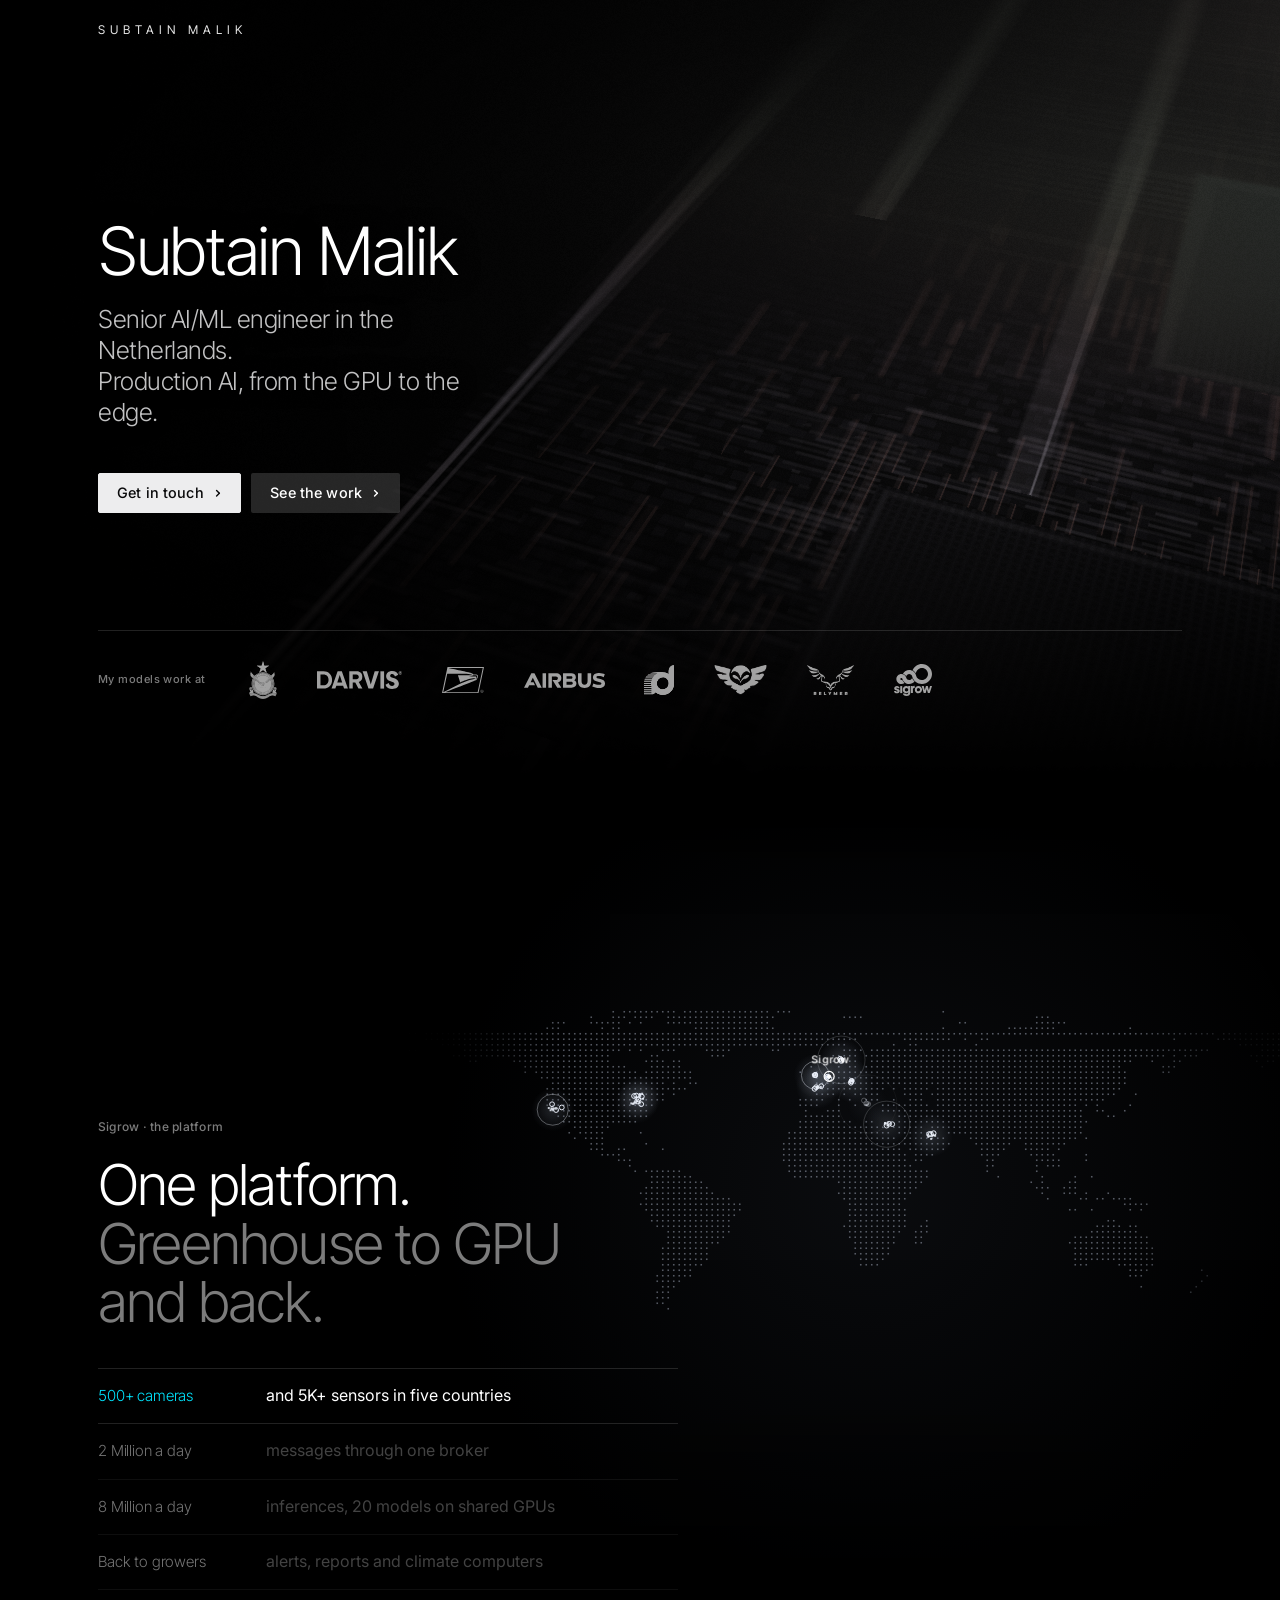
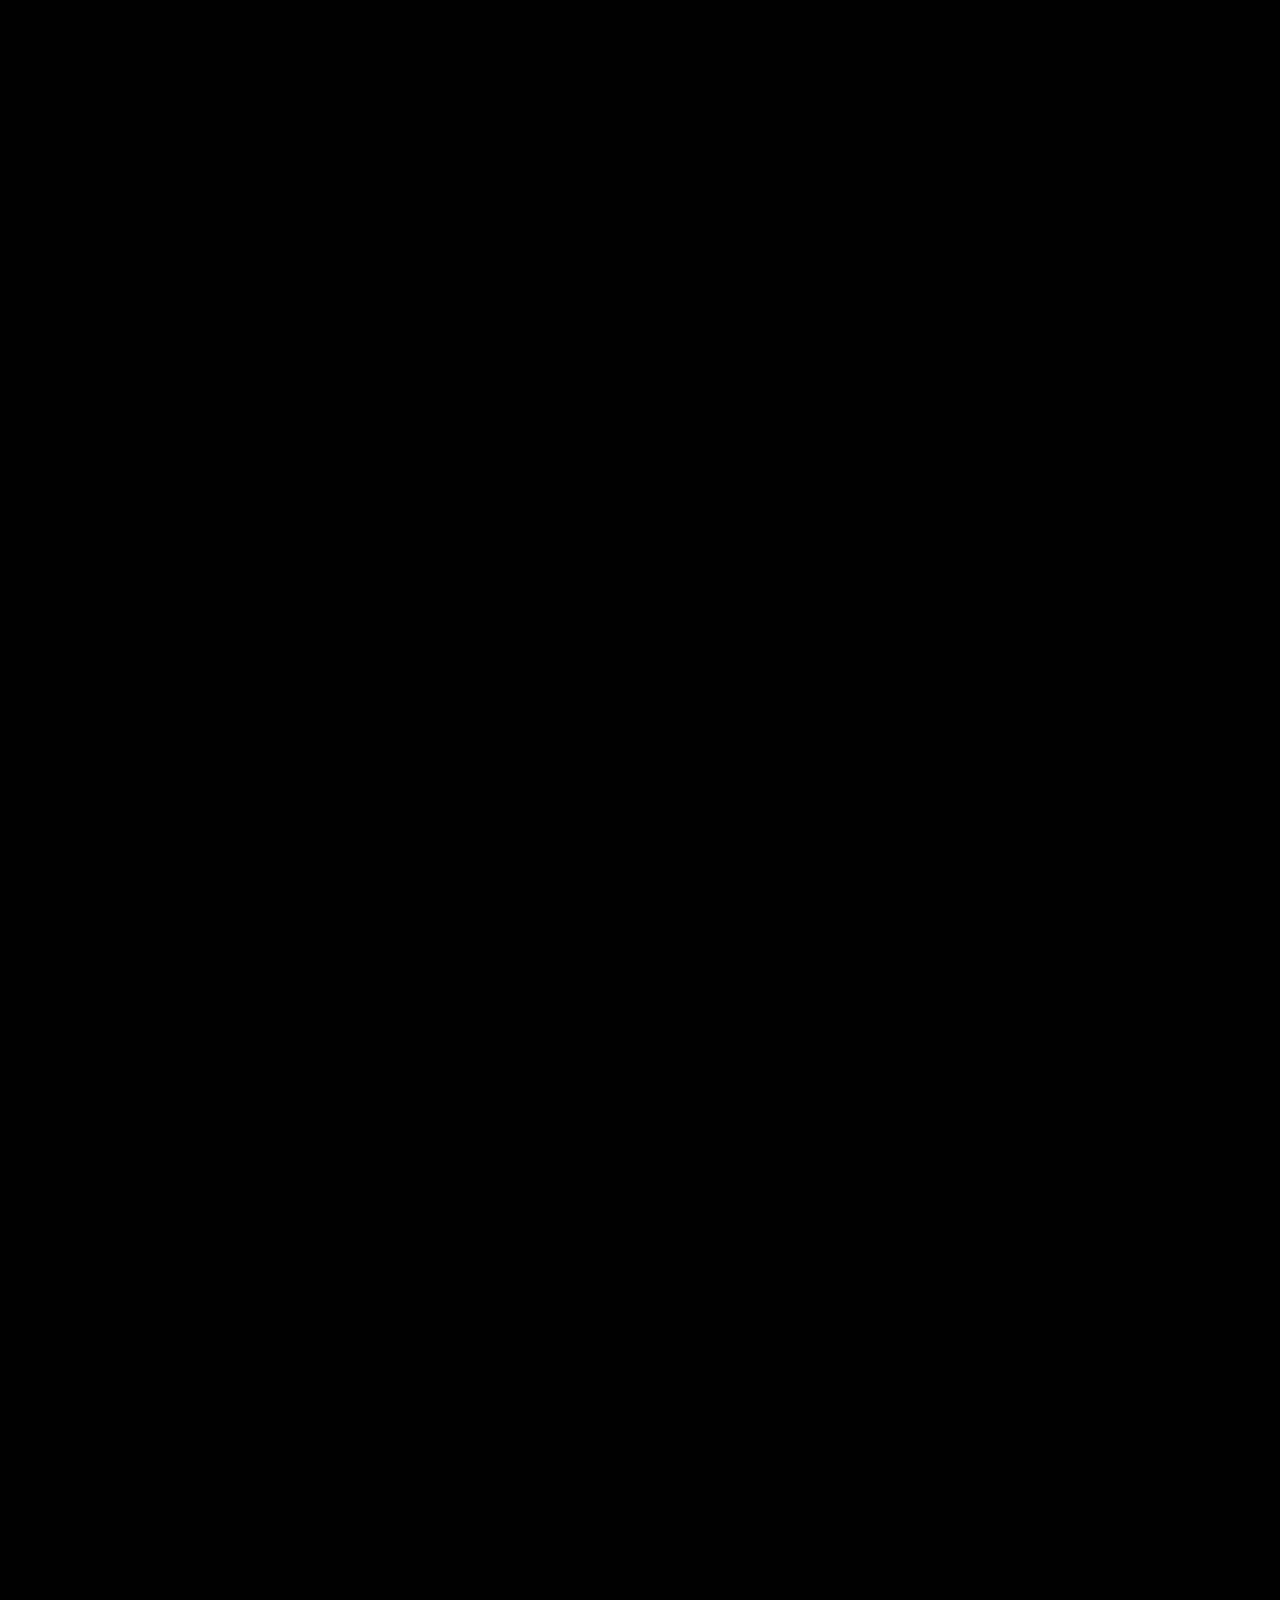
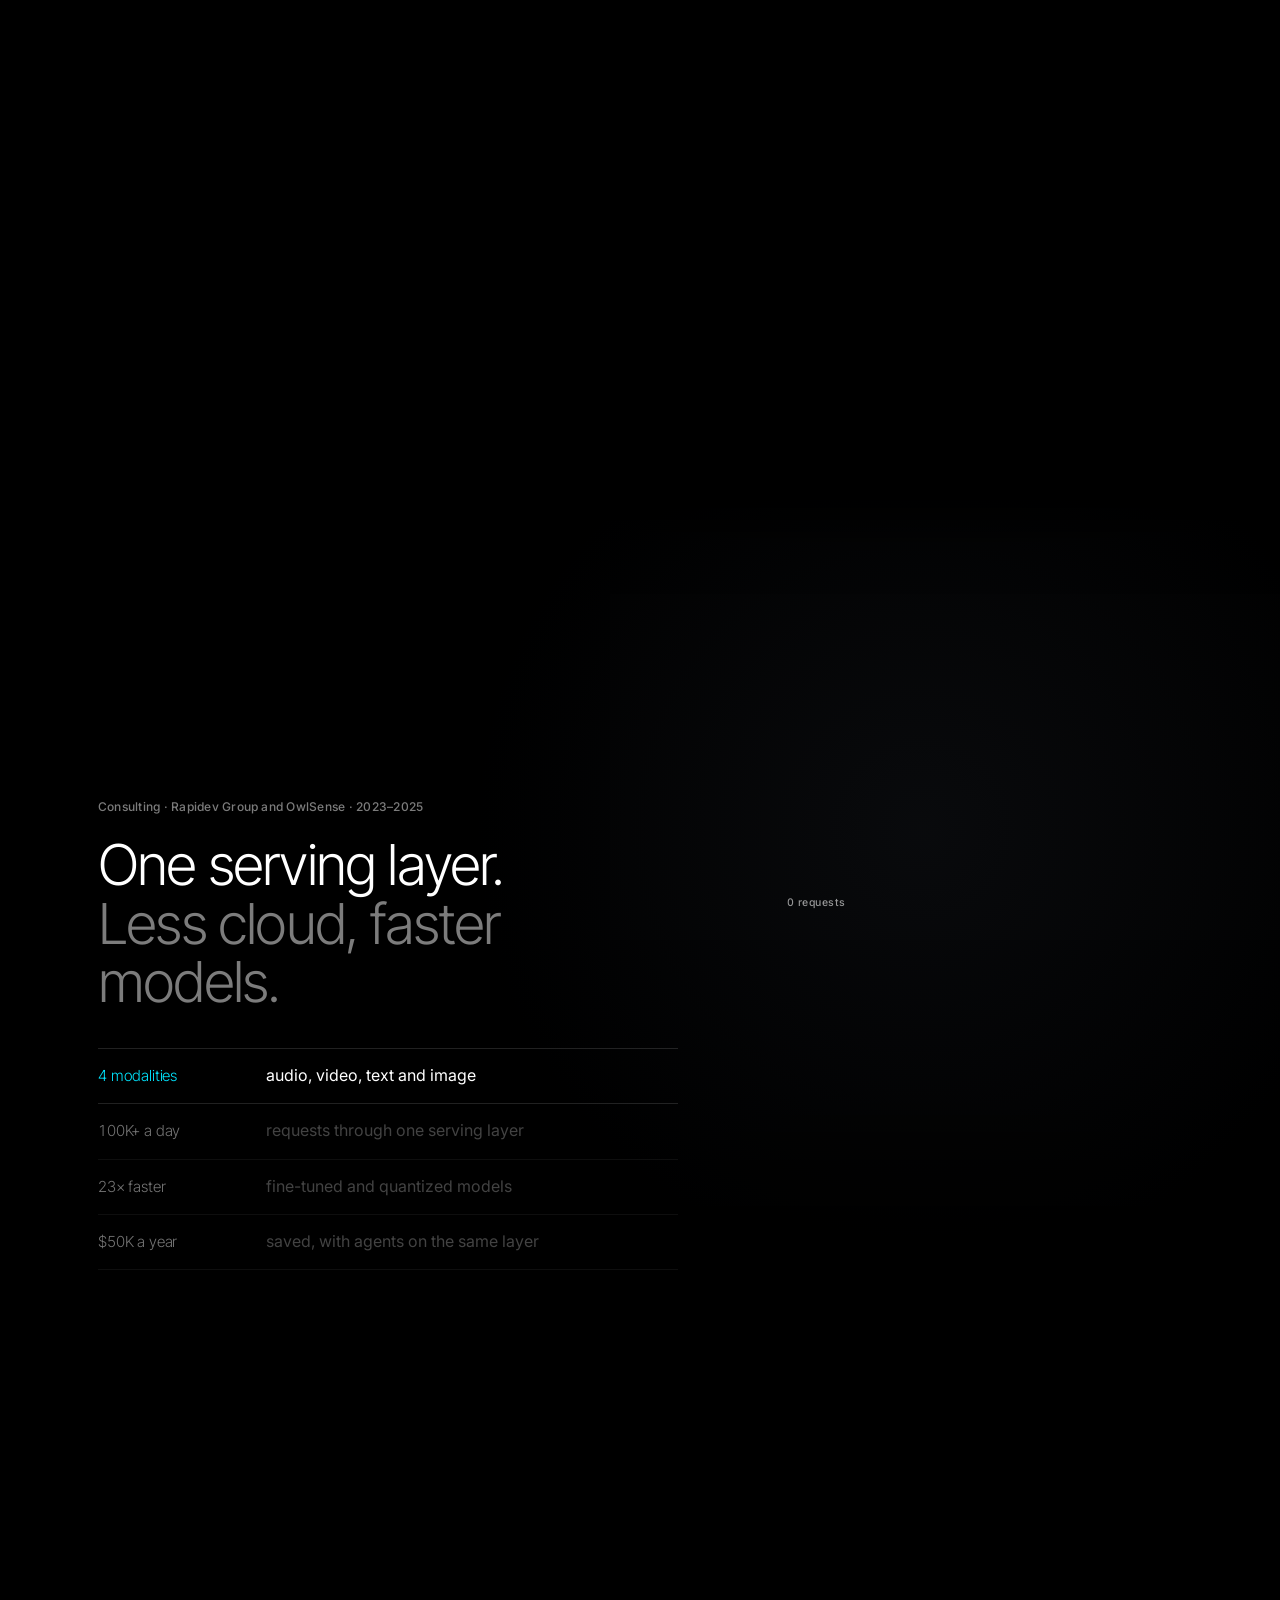
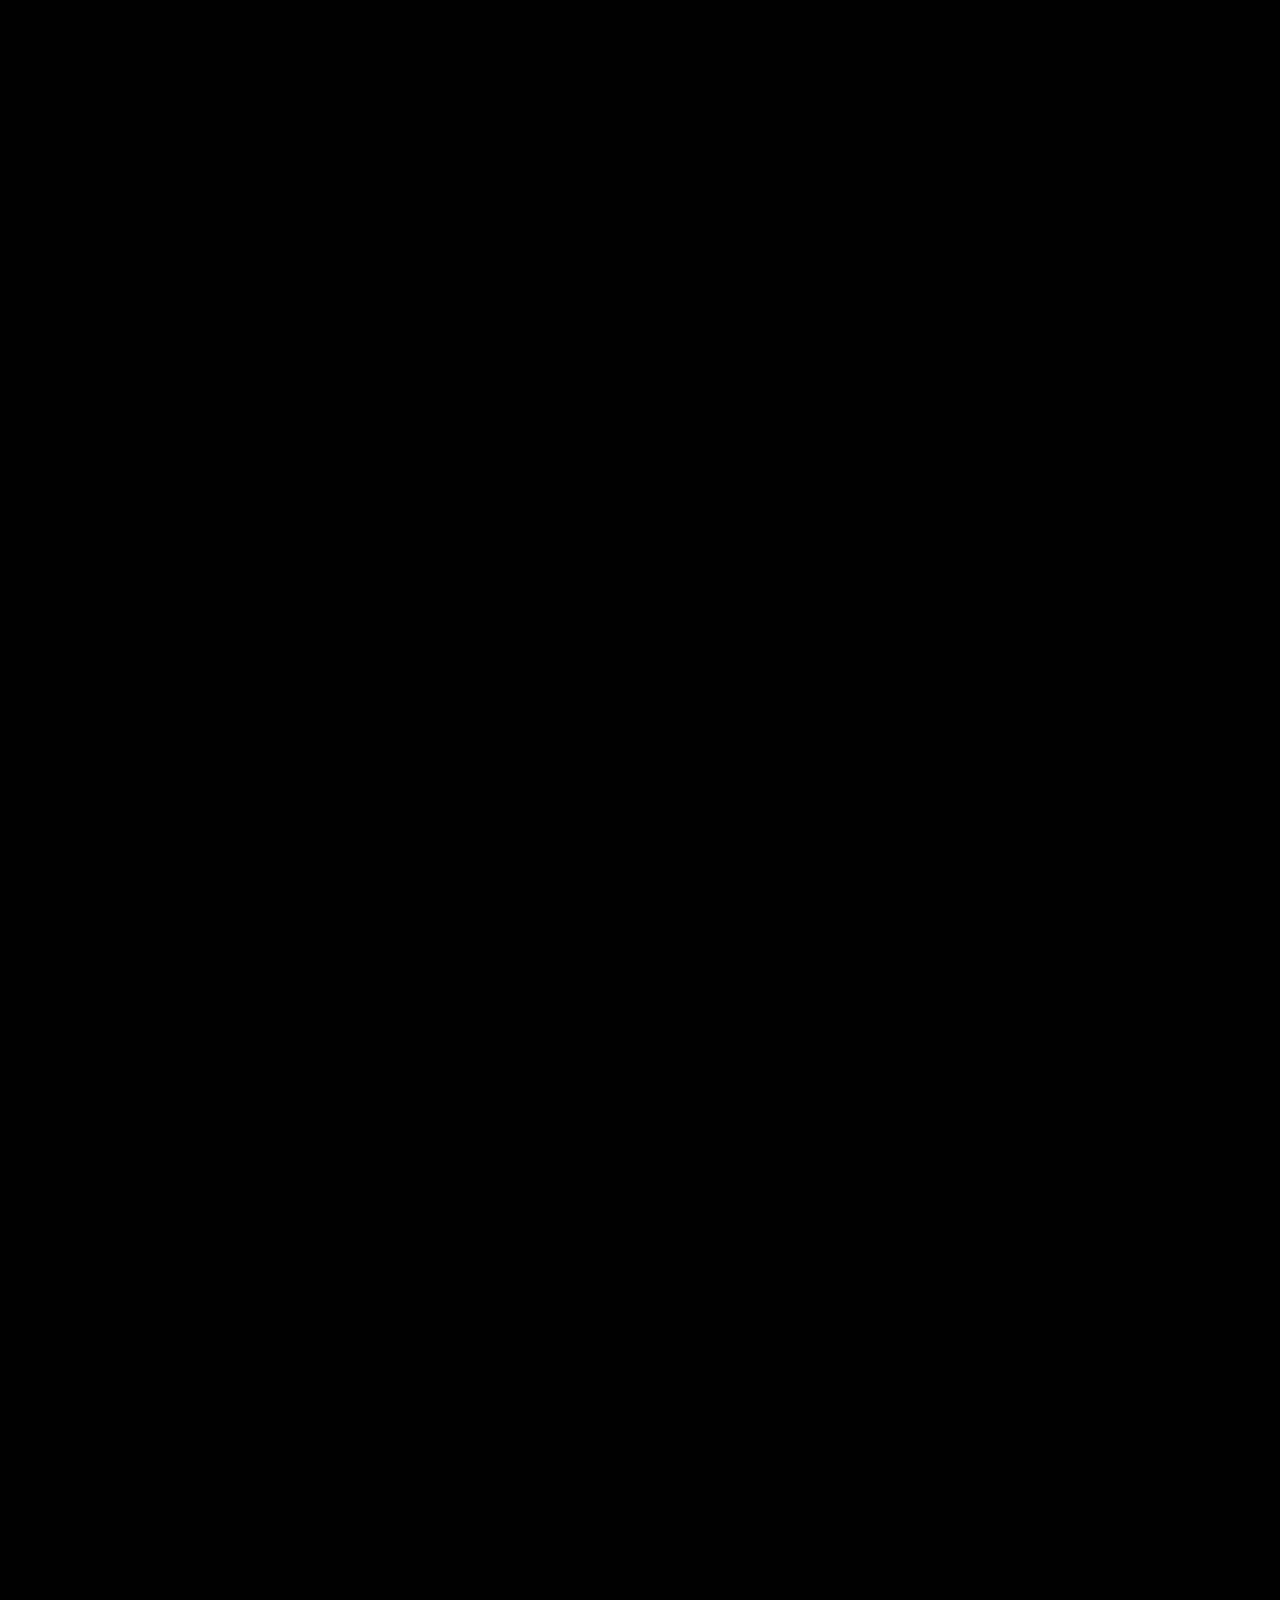
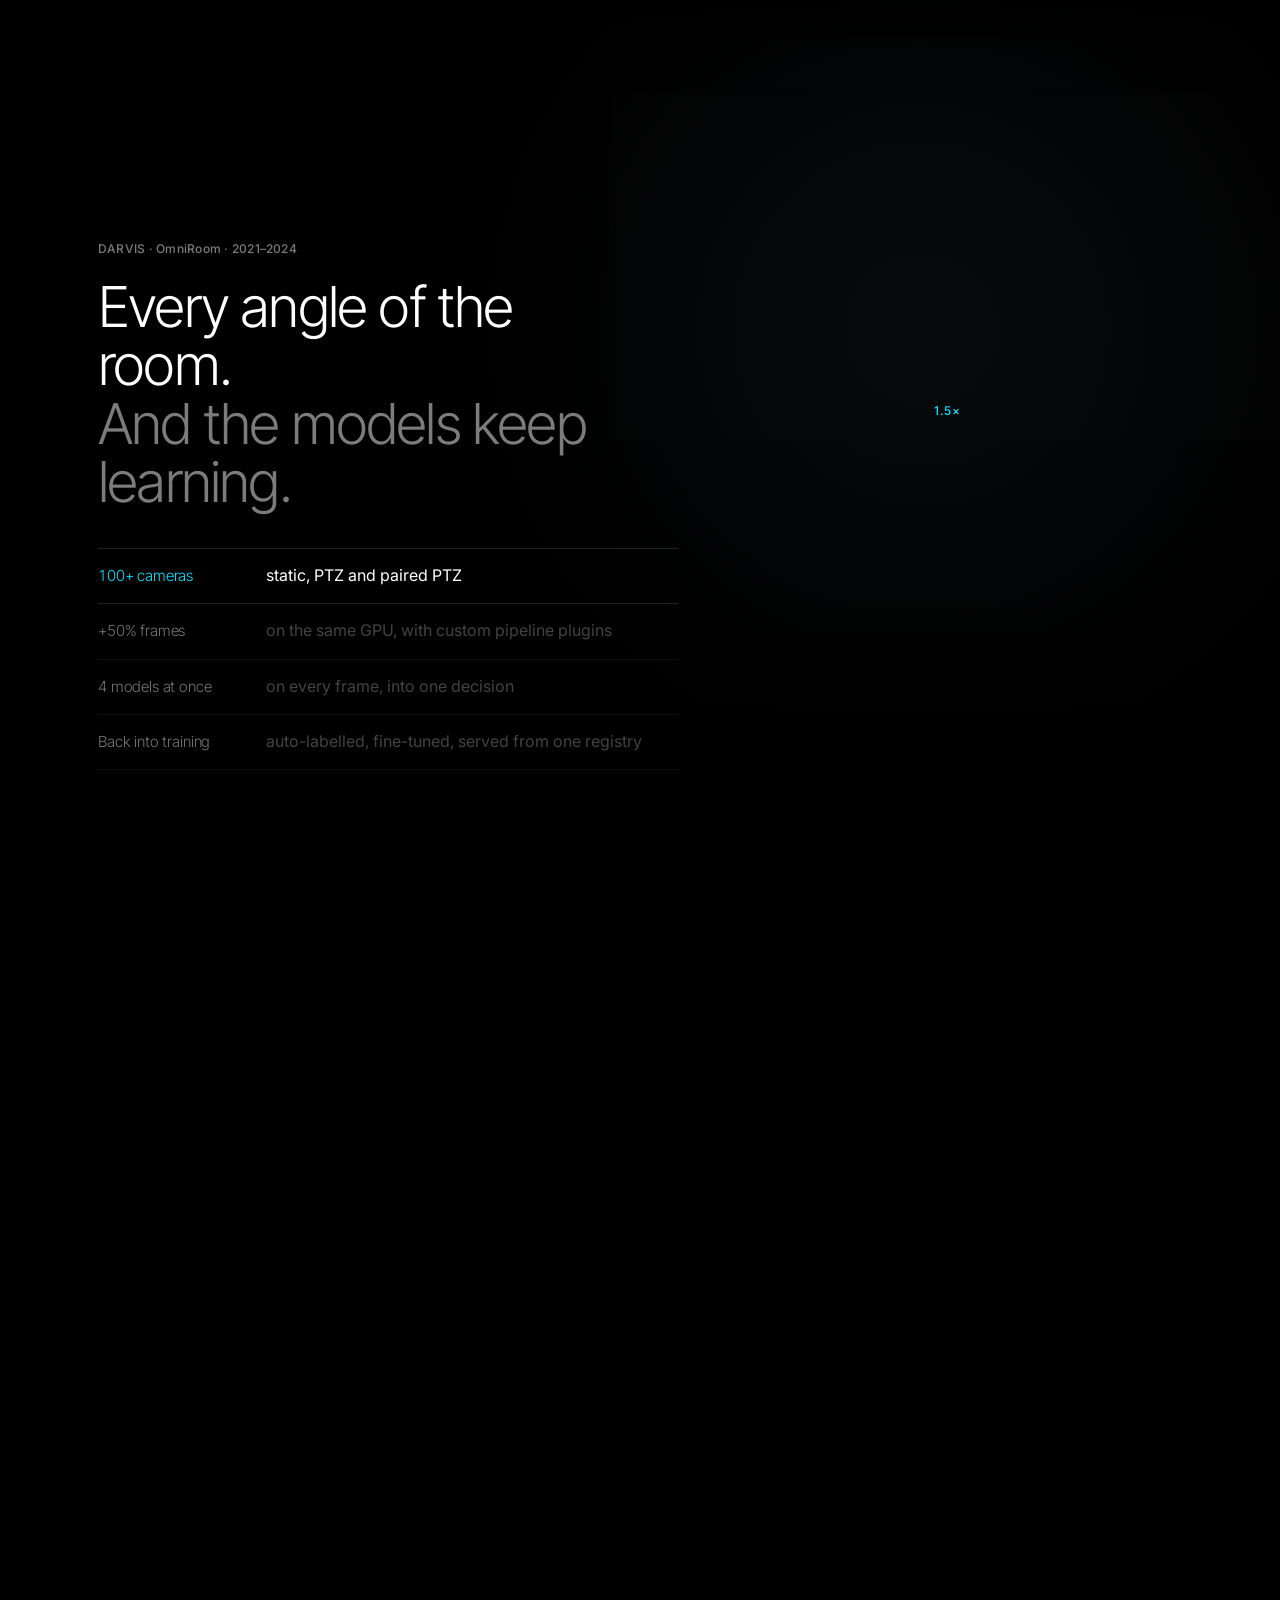
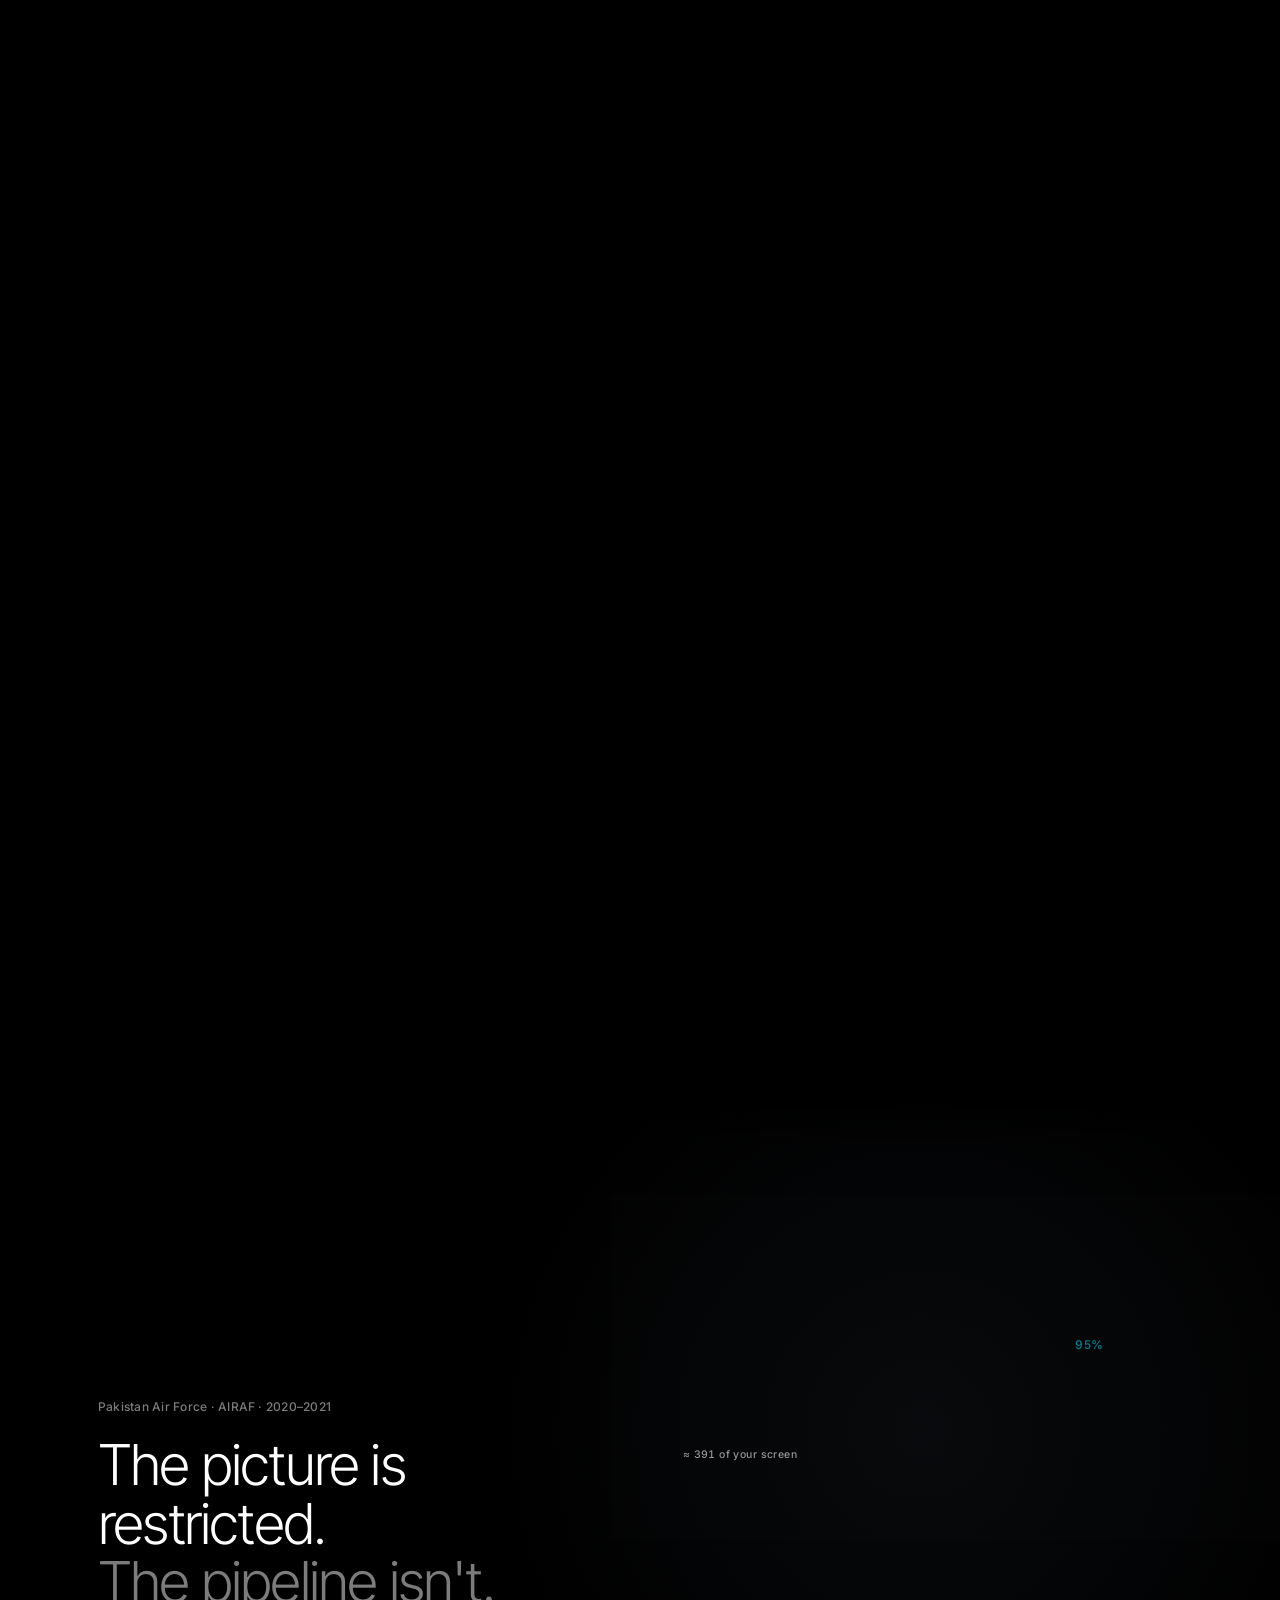
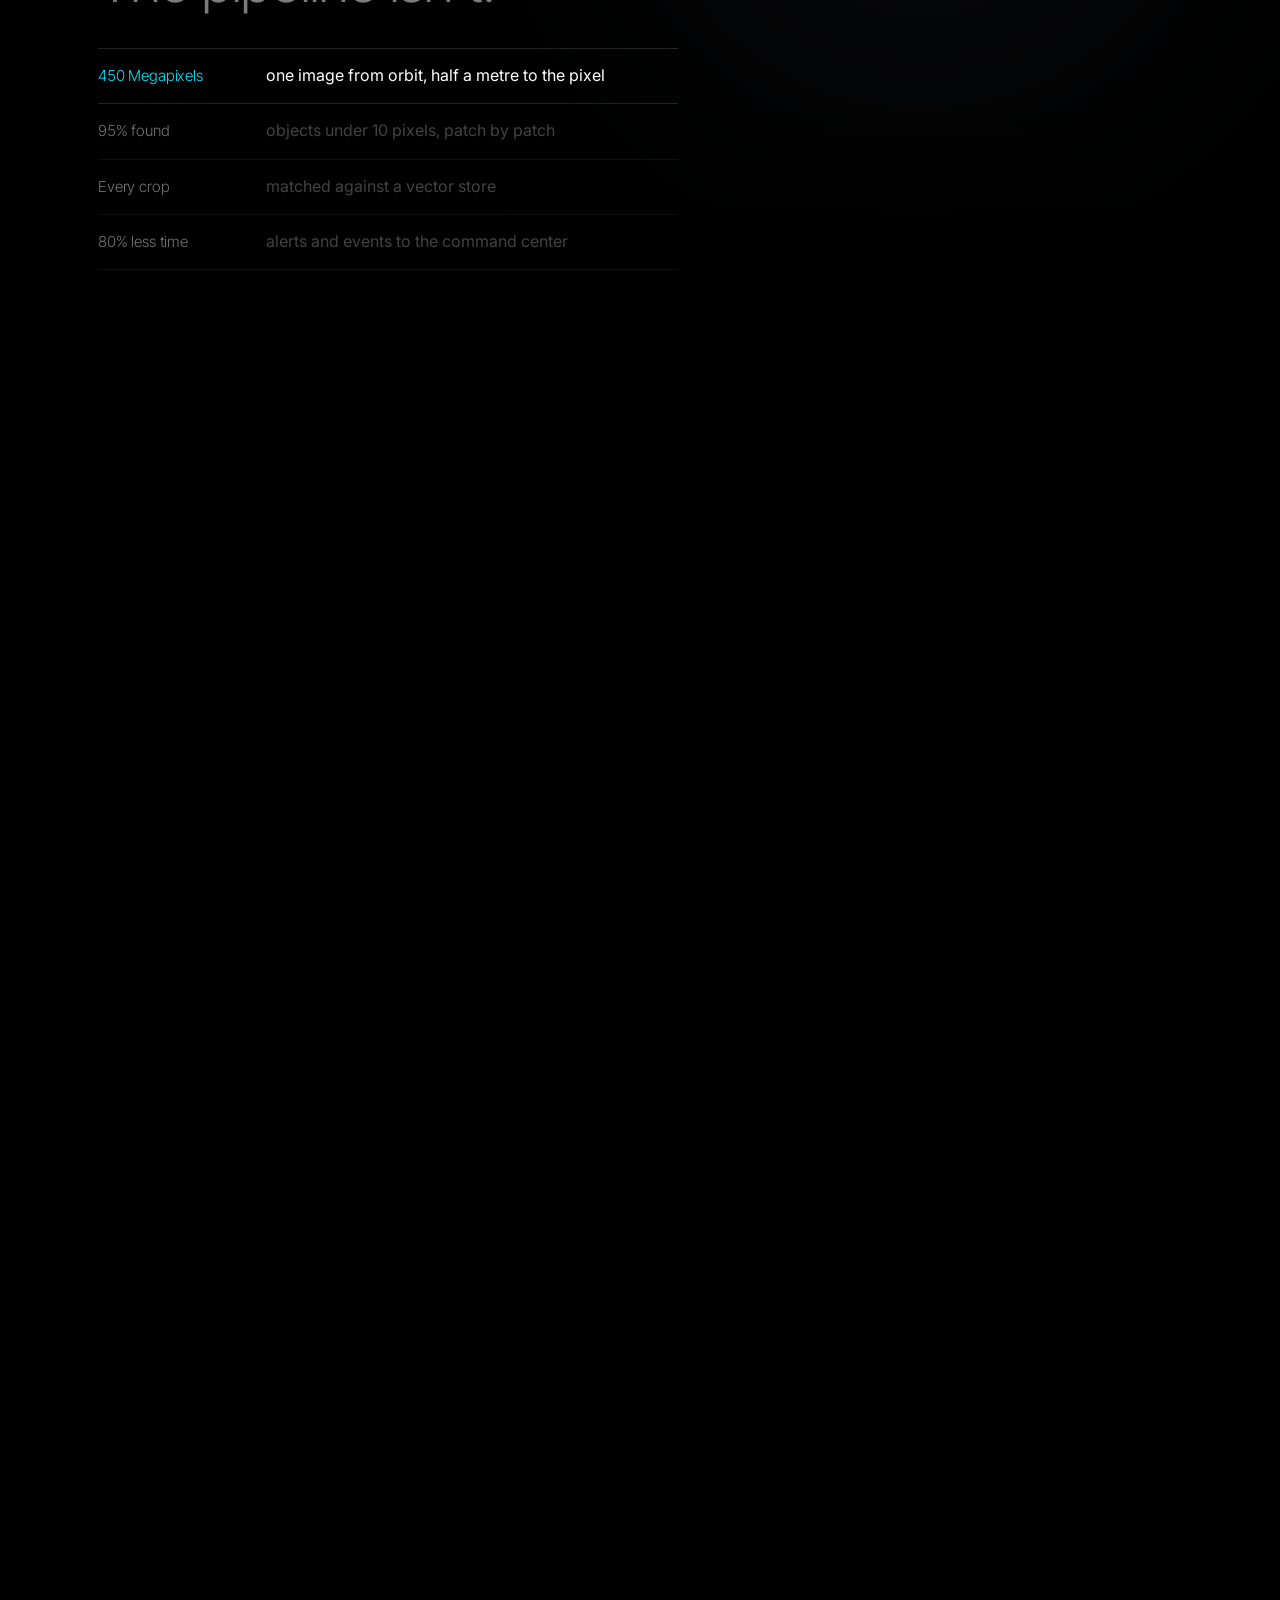
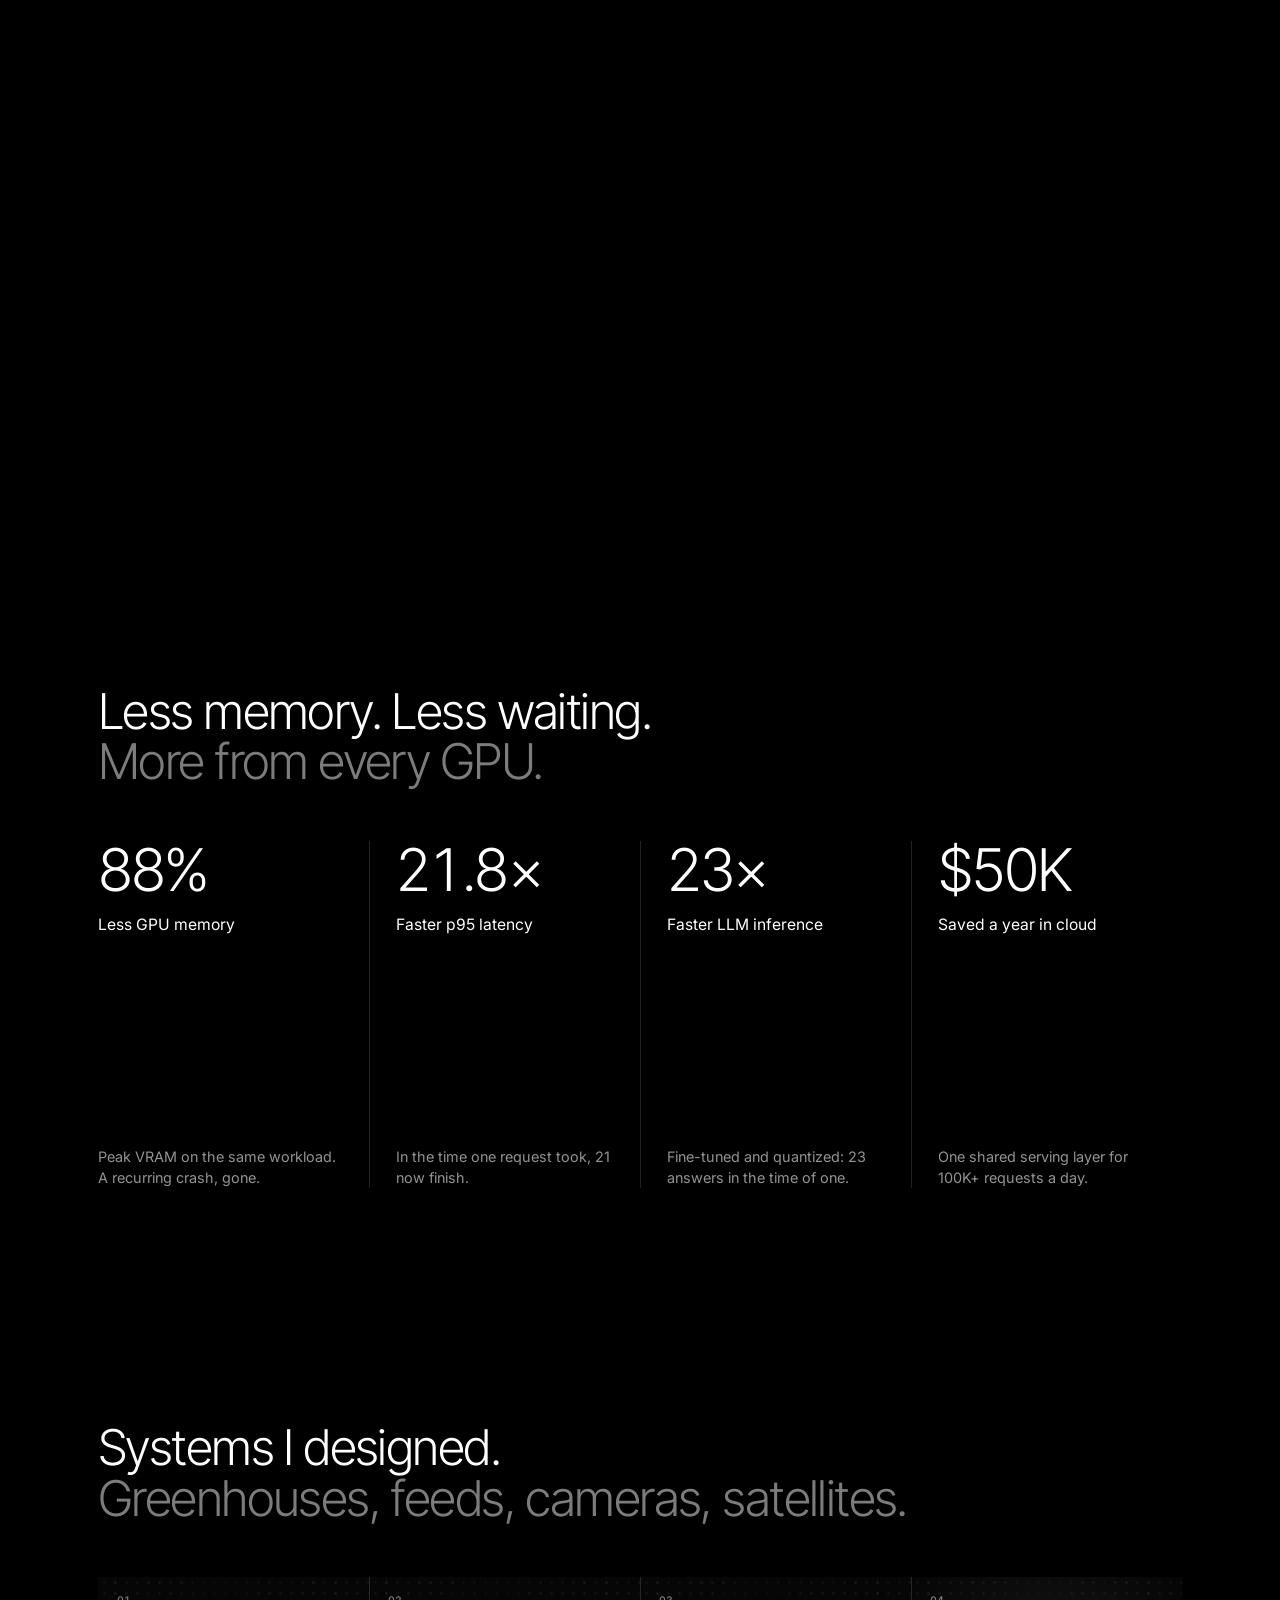
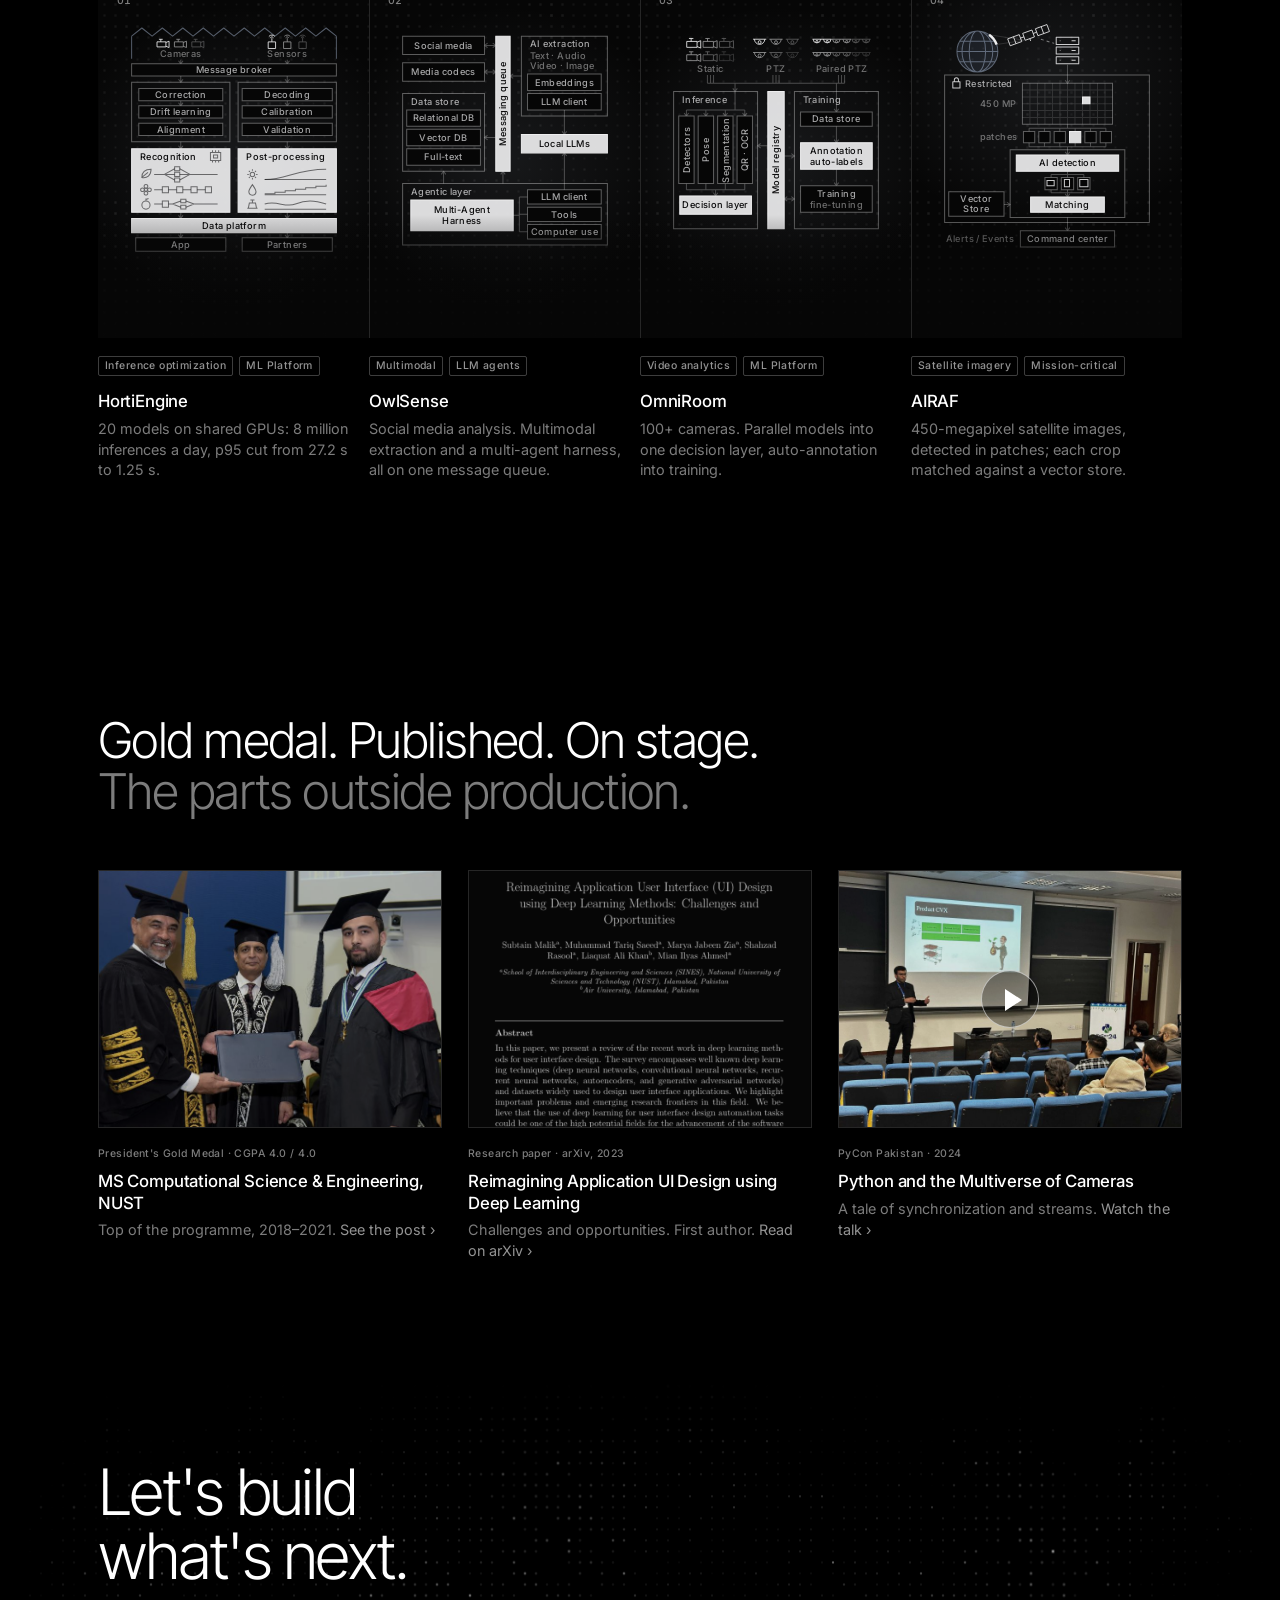
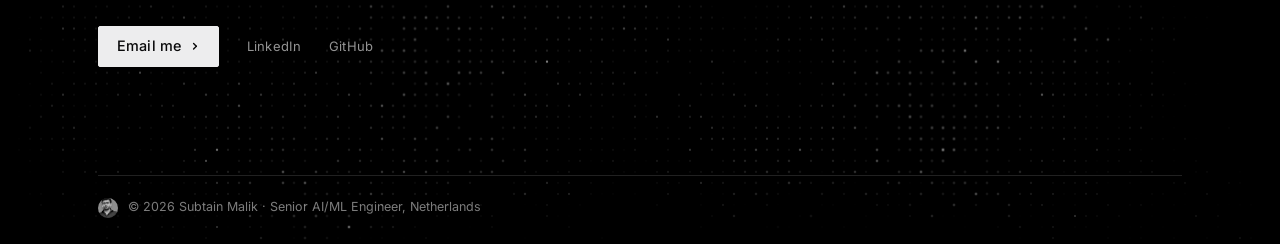
<file: index_claude.html>
<!doctype html>
<html lang="en" class="no-js">
<head>
<meta charset="utf-8">
<meta name="robots" content="noindex, nofollow"><!-- draft page: remove when it becomes the main page -->
<meta name="viewport" content="width=device-width, initial-scale=1, viewport-fit=cover">
<title>Subtain Malik | Senior AI/ML Engineer</title>
<meta name="description" content="Senior AI/ML engineer in the Netherlands. Model serving, real-time inference and edge deployments in production.">
<meta name="theme-color" content="#000">
<meta name="color-scheme" content="dark">
<meta property="og:type" content="website">
<meta property="og:title" content="Subtain Malik | Senior AI/ML Engineer">
<meta property="og:description" content="Senior AI/ML engineer in the Netherlands. Model serving, real-time inference and edge deployments in production.">
<meta property="og:image" content="https://sbmalik.github.io/img/og.png">
<meta property="og:image:width" content="1200">
<meta property="og:image:height" content="630">
<meta property="og:url" content="https://sbmalik.github.io/">
<meta name="twitter:card" content="summary_large_image">
<meta name="twitter:image" content="https://sbmalik.github.io/img/og.png">
<link rel="icon" href="img/logo-white.png">
<script>document.documentElement.className=document.documentElement.className.replace('no-js','js');</script>
<link rel="preconnect" href="https://fonts.googleapis.com">
<link rel="preconnect" href="https://fonts.gstatic.com" crossorigin>
<link rel="stylesheet" href="https://fonts.googleapis.com/css2?family=Inter+Tight:wght@300;400;500&family=Inter:opsz,wght@14..32,400;14..32,500&display=swap">
<style>
:root{
  --bg:#000; --bg-rgb:0,0,0;
  --text:#ededee;
  --text-2:rgba(237,237,238,.62);
  --text-3:rgba(237,237,238,.52);
  --unlit:rgba(237,237,238,.40);
  --line:rgba(255,255,255,.13);
  --line-2:rgba(255,255,255,.24);
  --line-guide:#1f1f1f; --line-guide-soft:#1a1a1a; --line-guide-faint:#141414;
  --warm:#ff8a3a;
  --accent:#00e5ff;
  --ease:cubic-bezier(.4,0,.2,1);
  --expo:cubic-bezier(.22,1,.36,1);
  --sans:"Inter",system-ui,-apple-system,"Segoe UI",sans-serif;
  --heading:"Inter Tight",var(--sans);
  --container:1180px; --pad:48px;
  color-scheme:dark;
}
@media (max-width:980px){:root{--pad:28px}}
@media (max-width:560px){:root{--pad:20px}}

*,*::before,*::after{box-sizing:border-box}
html{background:#000;scroll-behavior:smooth;scroll-padding-top:80px;-webkit-text-size-adjust:100%;overflow-anchor:none}
body{margin:0;background:#000;color:var(--text);font-family:var(--sans);font-size:16px;line-height:1.6;font-optical-sizing:auto;-webkit-font-smoothing:antialiased;-moz-osx-font-smoothing:grayscale;text-rendering:optimizeLegibility;overflow-x:hidden}
main{overflow-anchor:none}
h1,h2,h3,p,ul,ol,figure{margin:0;padding:0}
ul,ol{list-style:none}
a{color:inherit;text-decoration:none}
em{font-style:normal}
img{display:block;max-width:100%}
button{font:inherit;color:inherit;background:none;border:0;padding:0;cursor:pointer}
::selection{background:rgba(255,255,255,.85);color:#000}
:focus-visible{outline:1px solid var(--text);outline-offset:4px}
.num{font-family:var(--heading);font-variant-numeric:tabular-nums}

.skip{position:fixed;left:12px;top:12px;z-index:1000;padding:10px 14px;background:#ededee;color:#0a0a0b;font-size:13px;font-weight:500;border-radius:2px;transform:translateY(-200%);transition:transform .2s var(--ease)}
.skip:focus{transform:none}

.container{width:100%;max-width:var(--container);margin:0 auto;padding:0 var(--pad)}
.layout-12{display:grid;grid-template-columns:repeat(12,minmax(0,1fr));column-gap:0}

/* ---------- type ---------- */
.kicker{font-family:var(--sans);font-size:12px;font-weight:500;letter-spacing:.02em;color:var(--text-3);line-height:1.4}
.h2{font-family:var(--heading);font-weight:300;font-size:clamp(2.15rem,3.85vw,3.5rem);line-height:1.02;letter-spacing:-.032em;color:#fff;text-wrap:balance}
.h2 em{color:var(--text-3)}
.h2__keep{white-space:nowrap}
.body{font-size:clamp(.98rem,1.35vw,1.12rem);line-height:1.5;color:rgba(237,237,238,.78)}

/* ---------- buttons ---------- */
.link-cta{display:inline-flex;align-items:center;justify-content:center;gap:5px;font-family:var(--sans);font-size:.9rem;font-weight:500;letter-spacing:.01em;line-height:1;color:var(--text-2);padding:6px 2px 6px 0;border:none;border-radius:0;background:transparent;cursor:pointer;transition:color .22s var(--ease),background .22s var(--ease),border-color .22s var(--ease);white-space:nowrap}
.link-cta:not(.link-cta--fill):hover{color:#fff}
.link-cta--fill{color:#0a0a0b;padding:11px 16px 11px 18px;border:1px solid #ededee;border-radius:2px;background:#ededee}
.link-cta--fill:hover{background:#fff;border-color:#fff;color:#0a0a0b}
.link-cta--fill:active{background:#f5f5f6}
.link-cta--ghost{color:#fff;padding:11px 16px 11px 18px;border:1px solid transparent;border-radius:2px;background:rgba(255,255,255,.15)}
.link-cta--ghost:hover{background:rgba(255,255,255,.22)}
.link-cta:focus-visible{outline:2px solid rgba(255,255,255,.45);outline-offset:3px}
.link-cta__arrow{display:inline-flex;width:1.15em;height:1.15em;flex-shrink:0;margin-right:-1px}
.link-cta__arrow svg{display:block;width:100%;height:100%;overflow:visible}
.cta__mob{display:none}
@media (max-width:560px){.cta__full{display:none}.cta__mob{display:inline}}

/* ---------- reveal ---------- */
.js :is(.reveal,.h2,.statement){opacity:0;transform:translateY(12px);transition:opacity .8s var(--ease),transform .8s var(--ease);transition-delay:var(--reveal-delay,0s)}
.js :is(.reveal,.h2,.statement).in-view,.js .reveal:focus-within{opacity:1;transform:none}

/* ---------- figure label ---------- */
.figlabel{display:inline-flex;align-items:center;gap:8px;font-family:var(--sans);font-size:10.5px;font-weight:500;letter-spacing:.04em;color:var(--text-3);line-height:1.3;white-space:nowrap}
.figlabel__dot{width:4px;height:4px;background:var(--text-2);flex-shrink:0}
.figlabel--warm .figlabel__dot{background:var(--warm)}
.figlabel-row{position:absolute;left:0;right:0;bottom:clamp(20px,3vh,32px);z-index:3;pointer-events:none}
.figlabel-row .container{display:flex;justify-content:flex-end}
.is-fallback-sec .figlabel{display:none}
/* fig labels hidden for v1; markup kept so they can come back */
.figlabel,.figlabel-row{display:none !important}

/* ---------- media / canvas ---------- */
.media{position:absolute;inset:0;z-index:0;pointer-events:none;background:#000;overflow:hidden}
.media__fb{position:absolute;inset:0}
.media canvas{position:absolute;inset:0;width:100%;height:100%;display:block;opacity:0;transition:opacity 1.2s var(--ease)}
.media canvas.is-on{opacity:1}

/* ---------- nav ---------- */
.nav{--nav-blur:0px;--nav-bg:0;--nav-fade:0;position:fixed;top:0;left:0;right:0;z-index:900;pointer-events:none}
.nav__frost{position:absolute;inset:0 0 auto 0;height:clamp(124px,17vh,172px);pointer-events:none;opacity:var(--nav-fade)}
.nav__frost-band{position:absolute;inset:0;pointer-events:none;backdrop-filter:blur(var(--band-blur)) saturate(calc(1 + var(--nav-bg) * .18));-webkit-backdrop-filter:blur(var(--band-blur)) saturate(calc(1 + var(--nav-bg) * .18));background:linear-gradient(180deg,rgba(0,0,0,calc(var(--nav-bg) * var(--band-tint))) 0%,rgba(0,0,0,0) 100%);-webkit-mask-image:var(--band-mask);mask-image:var(--band-mask)}
.nav__frost-band--1{--band-blur:calc(var(--nav-blur) * 1.12);--band-tint:.62;--band-mask:linear-gradient(180deg,#000 0%,#000 20%,rgba(0,0,0,.55) 38%,transparent 58%)}
.nav__frost-band--2{--band-blur:calc(var(--nav-blur) * .68);--band-tint:.42;--band-mask:linear-gradient(180deg,#000 0%,rgba(0,0,0,.88) 26%,rgba(0,0,0,.35) 52%,transparent 74%)}
.nav__frost-band--3{--band-blur:calc(var(--nav-blur) * .38);--band-tint:.24;--band-mask:linear-gradient(180deg,#000 0%,rgba(0,0,0,.72) 34%,rgba(0,0,0,.22) 62%,transparent 88%)}
.nav__frost-band--4{--band-blur:calc(var(--nav-blur) * .14);--band-tint:.1;--band-mask:linear-gradient(180deg,rgba(0,0,0,.9) 0%,rgba(0,0,0,.45) 42%,transparent 100%)}
.nav__inner{position:relative;z-index:1;pointer-events:auto;width:100%;max-width:var(--container);margin:0 auto;padding:18px var(--pad) 14px;display:flex;align-items:center;justify-content:space-between;gap:24px}
.nav__brand{display:inline-flex;align-items:center;height:24px;color:rgba(255,255,255,.9)}
.nav__logo{display:inline-flex;align-items:center;position:relative;height:22px}
.js .nav__logo{opacity:0;transform:translateY(8px)}
.nav.nav--logo-in .nav__logo{opacity:1;transform:none;transition:opacity .58s var(--ease) .06s,transform .58s var(--ease) .06s}
.nav__mono{position:relative;display:inline-flex;font-family:var(--heading);font-weight:400;font-size:12px;letter-spacing:.42em;text-transform:uppercase;line-height:22px;white-space:nowrap;margin-right:-.42em}
@media (max-width:380px){.nav__mono{letter-spacing:.3em;margin-right:-.3em}}
.nav__actions{display:flex;align-items:center;gap:30px;position:relative;top:1px}
.nav__link{font-size:13px;color:var(--text-2);letter-spacing:.02em;line-height:1;opacity:0;visibility:hidden;transform:translateY(-5px);pointer-events:none;transition:opacity .4s var(--ease),transform .4s var(--ease),visibility 0s linear .4s,color .22s var(--ease)}
.nav__link:hover{color:var(--accent)}
.nav__link--cta{color:var(--text)}
.nav--cta-visible .nav__link{opacity:1;visibility:visible;transform:none;pointer-events:auto;transition:opacity .4s var(--ease),transform .4s var(--ease),visibility 0s,color .22s var(--ease)}
.nav--cta-visible .nav__link:nth-child(2){transition-delay:.07s}
@media (max-width:560px){.nav__actions{gap:18px}}

/* ---------- hero ---------- */
.hero{position:relative;isolation:isolate;overflow:hidden;padding-top:clamp(152px,23vh,252px);padding-bottom:clamp(60px,10vh,120px)}
.hero__media .media__fb{background:radial-gradient(120% 80% at 78% 38%,#1b1d22 0%,#0b0c0e 40%,#000 72%)}
.hero__media .media__fb::after{content:"";position:absolute;inset:0;background:repeating-linear-gradient(90deg,rgba(255,255,255,.025) 0 1px,transparent 1px 7px);-webkit-mask-image:linear-gradient(90deg,transparent 45%,#000 75%);mask-image:linear-gradient(90deg,transparent 45%,#000 75%)}
.hero__fade{position:absolute;inset:0;z-index:1;pointer-events:none;background:linear-gradient(90deg,rgba(0,0,0,.72) 0%,rgba(0,0,0,.42) 28%,rgba(0,0,0,.12) 52%,transparent 78%),linear-gradient(180deg,rgba(0,0,0,.35) 0%,rgba(0,0,0,.08) 22%,rgba(0,0,0,.15) 66%,rgba(0,0,0,.7) 88%,#000 100%)}
.hero__content{margin-top:clamp(8px,1.2vh,20px);position:relative;z-index:2;display:flex;flex-direction:column;align-items:flex-start}
.hero__kicker{font-size:13px;font-weight:400;color:var(--text-2);margin-bottom:30px;letter-spacing:.02em}
.hero__title{font-family:var(--heading);font-weight:300;font-size:clamp(2.4rem,5.2vw,4.4rem);line-height:1.02;letter-spacing:-.035em;color:#fff;max-width:14ch;text-shadow:0 2px 28px rgba(0,0,0,.4)}
.hero__line{display:inline-block}
.hero__copy{margin-top:18px;font-family:var(--heading);font-weight:300;font-size:clamp(1.1rem,2vw,1.55rem);line-height:1.25;letter-spacing:-.02em;color:rgba(237,237,238,.82);max-width:30ch;text-shadow:0 1px 18px rgba(0,0,0,.5)}
.hero__actions{display:flex;align-items:center;gap:10px;margin-top:clamp(36px,5vh,56px);flex-wrap:wrap}
.hero__partners{display:flex;align-items:flex-end;justify-content:space-between;gap:24px 36px;margin-top:clamp(80px,13vh,150px);padding-top:30px;border-top:1px solid var(--line);width:100%;flex-wrap:wrap}
.built{display:flex;align-items:center;gap:clamp(22px,3.4vw,44px);flex-wrap:wrap}
.inlink{color:inherit;text-decoration:none;border-bottom:1px solid var(--line-2);transition:color .3s var(--ease),border-color .3s var(--ease)}
.inlink:hover{color:var(--accent);border-color:var(--accent)}
.built__w{display:inline-flex;align-items:center;border-radius:6px;transition:background .3s,padding .3s,margin .3s}
.built__w:hover,.built__w:focus-visible{text-decoration:none}
.built__logo{display:block;width:auto;filter:brightness(0) invert(1);opacity:.72;transition:opacity .3s,filter .3s}
/* hover: the real brand colours come back */
.built__w:hover .built__logo,.built__w:focus-visible .built__logo{opacity:1;filter:none}
/* dark brand marks (USPS, Airbus, Relymer) sit on a small white plate so their colours stay visible */
.built__w--plate:hover,.built__w--plate:focus-visible{background:#f4f4f5;padding:5px 8px;margin:-5px -8px}
.built__logo--usps{height:26px}
.built__logo--airbus{height:15px}
.built__logo--sigrow{height:32px}
.built__logo--paf{height:38px;filter:grayscale(1) brightness(1.35) contrast(1.15)}
.built__w:hover .built__logo--paf,.built__w:focus-visible .built__logo--paf{filter:none}
.built__logo--darvis{height:18px}
.built__logo--rapidev{height:30px}
.built__logo--owl{height:30px}
.built__logo--relymer{height:30px}
.built__k{font-size:11px;font-weight:500;letter-spacing:.04em;color:var(--text-3)}
.built__w{font-family:var(--sans);font-size:12px;font-weight:500;letter-spacing:.3em;text-transform:uppercase;color:#fff;opacity:.88;margin-right:-.3em;white-space:nowrap}
@keyframes heroLineIn{from{opacity:0;filter:blur(11px);transform:translate3d(0,18%,0)}to{opacity:1;filter:blur(0);transform:translate3d(0,0,0)}}
.js .hero__line{opacity:0;filter:blur(11px);transform:translate3d(0,18%,0);will-change:opacity,filter,transform}
.hero.hero--ready .hero__line{animation:heroLineIn .82s var(--expo) forwards}
.hero.hero--ready .hero__line:nth-child(1){animation-delay:.08s}
.hero.hero--ready .hero__line:nth-child(2){animation-delay:.22s}
.js .hero__seq{opacity:0;filter:blur(8px);transform:translate3d(0,14%,0)}
.hero.hero--ready .hero__copy.hero__seq{animation:heroLineIn .78s var(--expo) .28s forwards}
.hero.hero--ready .hero__actions.hero__seq{animation:heroLineIn .78s var(--expo) .48s forwards}
.hero.hero--ready .hero__partners.hero__seq{animation:heroLineIn .78s var(--expo) .72s forwards}

/* ---------- statement ---------- */
.statement-sec{position:relative;padding:clamp(80px,14vh,170px) 0}
.statement{font-family:var(--heading);font-weight:300;font-size:clamp(1.6rem,3.4vw,2.8rem);line-height:1.22;letter-spacing:-.027em;color:var(--text-2);max-width:24ch;text-wrap:pretty}
.statement__w{color:var(--unlit);transition:color .4s var(--ease)}
.statement__w.is-lit{color:#fff}
.statement__w--emph.is-lit{color:var(--accent)}

/* ---------- scale (kardashev) ---------- */
.kard-shell{min-height:250vh;position:relative}
.kard-sticky{position:sticky;top:0;height:100vh;overflow:hidden;display:flex;align-items:flex-end}
.kard-sticky::before{content:"";position:absolute;left:0;right:0;top:0;height:clamp(100px,14vh,200px);z-index:3;pointer-events:none;background:linear-gradient(180deg,#000 0%,rgba(0,0,0,.72) 28%,rgba(0,0,0,.2) 58%,transparent 100%)}
.kard-media .media__fb{background:radial-gradient(circle at 70% 45%,rgba(200,205,215,.18) 0 18%,rgba(255,255,255,.04) 30%,transparent 52%)}
.kard-media::after{content:"";position:absolute;z-index:1;pointer-events:none;left:79%;top:47%;width:min(118vh,96vw);height:min(118vh,96vw);transform:translate(-50%,-50%);border-radius:50%;background:radial-gradient(closest-side,rgba(190,205,235,.10),rgba(150,170,210,.045) 45%,transparent 72%);mix-blend-mode:screen;opacity:var(--haze,0);transition:opacity .3s linear}
.kard-scrim{position:absolute;inset:0;z-index:1;pointer-events:none;background:linear-gradient(to top,#000 0%,rgba(0,0,0,.88) 10%,rgba(0,0,0,.42) 20%,rgba(0,0,0,.1) 32%,transparent 48%),linear-gradient(to right,rgba(0,0,0,.28) 0%,transparent 48%)}
.kard-overlay{position:relative;z-index:2;padding-bottom:clamp(60px,11vh,120px)}
.kard-overlay .kicker{display:block;margin-bottom:20px}
.kard__title{font-family:var(--heading);font-weight:300;font-size:clamp(2rem,4.4vw,3.9rem);line-height:1.04;letter-spacing:-.032em;color:#fff;max-width:16ch;text-shadow:0 1px 18px rgba(0,0,0,.55)}
.scale{margin-top:clamp(28px,4vh,44px);max-width:580px;border-top:1px solid var(--line)}
.scale__tier{border-bottom:1px solid var(--line);opacity:.45;transition:opacity .4s var(--ease)}
.scale__tier.is-active{opacity:1}
.scale__btn{display:grid;grid-template-columns:120px 1fr;align-items:baseline;gap:18px;padding:15px 0;width:100%;text-align:left}
.scale__id{font-family:var(--heading);font-weight:300;font-size:.95rem;letter-spacing:-.01em;color:#fff;font-variant-numeric:tabular-nums}
.scale__desc{font-size:1rem;color:var(--text-2);transition:color .4s var(--ease);line-height:1.45}
.scale__tier.is-active .scale__desc{color:#fff}
.scale__tier.is-active .scale__id{color:var(--accent)}
.kard .figlabel-row{bottom:clamp(20px,3vh,32px)}
/* platform map (sticky) */
.kard--map .kard-shell{min-height:320vh}
.kard--map .kard__title em{font-style:normal;color:var(--text-3)}
.kard--map .scale__btn{grid-template-columns:150px 1fr}
.map-media .media__fb{background:radial-gradient(circle at 68% 44%,rgba(150,170,210,.07),transparent 46%)}
.map-media canvas{opacity:1}
.map-media::after{display:none}
.map-labels{position:absolute;inset:0;pointer-events:none}
.map-label{position:absolute;left:0;top:0;font-family:var(--sans);font-size:10.5px;font-weight:500;letter-spacing:.04em;color:var(--text-3);white-space:nowrap;opacity:0;will-change:transform,opacity}
.map-label.is-hub{color:#fff}
.map-label.is-count{color:var(--text-2);font-variant-numeric:tabular-nums}

/* highlights: three cards */
.hl__grid{display:grid;grid-template-columns:repeat(3,minmax(0,1fr));gap:clamp(16px,2vw,28px);margin-top:clamp(32px,5vh,56px)}
.hl__card{display:flex;flex-direction:column;color:inherit;text-decoration:none}
.hl__media{position:relative;aspect-ratio:4/3;overflow:hidden;background:#060606;border:1px solid var(--line);display:grid;place-items:center;transition:border-color .4s var(--ease)}
.hl__media--paper img{object-position:50% 0;filter:invert(1) brightness(.82) contrast(.95)!important}
.hl__media img{position:absolute;inset:0;width:100%;height:100%;object-fit:cover;filter:saturate(.85) brightness(.9);transition:transform .8s var(--ease),filter .4s var(--ease)}
a.hl__card:hover .hl__media,.hl__card:hover .hl__media{border-color:rgba(255,255,255,.35)}
.hl__card:hover .hl__media img{transform:scale(1.03);filter:none}
.hl__glyph{width:34%;fill:none;stroke:#e9c46a;stroke-width:1.4;opacity:.9}
.hl__media--medal{background:radial-gradient(60% 60% at 50% 55%,rgba(233,196,106,.12),transparent 70%),#060606}
.hl__page{width:44%;aspect-ratio:.72;background:rgba(237,237,238,.04);border:1px solid rgba(237,237,238,.35);padding:12% 10%;display:grid;align-content:start;gap:7%}
.hl__page span{display:block;height:2px;background:rgba(237,237,238,.35)}
.hl__page span:first-child{height:4px;width:70%;background:rgba(237,237,238,.8)}
.hl__page span:nth-child(4){width:60%}
.hl__media--talk{background:radial-gradient(70% 60% at 50% 50%,rgba(0,229,255,.08),transparent 70%),#060606}
.hl__play{z-index:1;background:rgba(0,0,0,.35);width:58px;height:58px;border-radius:50%;border:1px solid rgba(255,255,255,.55);position:relative;transition:border-color .3s var(--ease),transform .4s var(--ease)}
.hl__play::after{content:"";position:absolute;left:23px;top:18px;border-style:solid;border-width:11px 0 11px 17px;border-color:transparent transparent transparent #fff}
a.hl__card:hover .hl__play{border-color:var(--accent);transform:scale(1.06)}
.hl__k{margin-top:18px;font-size:10.5px;font-weight:500;letter-spacing:.04em;color:var(--text-3)}
.hl__t{margin-top:8px;font-weight:500;font-size:1.05rem;letter-spacing:-.01em;color:#fff;line-height:1.3}
.hl__d{margin-top:6px;font-size:.9rem;color:var(--text-3);line-height:1.45}
.hl__go{color:var(--text-2);transition:color .25s var(--ease)}
a.hl__card:hover .hl__go{color:var(--accent)}
@media (max-width:980px){ .hl__grid{grid-template-columns:1fr;gap:36px} }
/* optimizations: four columns split by hairlines */
.opts__grid{display:grid;grid-template-columns:repeat(4,minmax(0,1fr));margin-top:clamp(36px,6vh,64px)}
.opt{padding:0 clamp(16px,2vw,32px);border-left:1px solid var(--line)}
.opt:first-child{padding-left:0;border-left:0}
.opt__n{font-family:var(--heading);font-weight:300;font-size:clamp(2.6rem,4.6vw,4.2rem);line-height:1;letter-spacing:-.03em;color:#fff;font-variant-numeric:tabular-nums}
.opt__t{margin-top:12px;font-size:.98rem;color:#fff}
.opt__cv{display:block;width:100%;height:170px;margin-top:22px}
.opt__d{margin-top:18px;font-size:.9rem;line-height:1.45;color:var(--text-2);max-width:30ch}
.opt__src{margin-top:10px;font-size:10.5px;font-weight:500;letter-spacing:.04em;color:var(--text-3)}
@media (max-width:980px){
  .opts__grid{grid-template-columns:1fr 1fr;row-gap:44px}
  .opt:nth-child(3){padding-left:0;border-left:0}
}
@media (max-width:560px){
  .opts__grid{grid-template-columns:1fr;row-gap:0}
  .opt{padding:28px 0;border-left:0;border-top:1px solid var(--line)}
  .opt:first-child{border-top:0;padding-top:0}
}

.kard--consult .kard-shell{min-height:300vh}
.kard--consult .media__fb{background:radial-gradient(circle at 72% 40%,rgba(150,170,210,.06),transparent 46%)}
.map-label.is-ratio{color:var(--accent);font-size:12px}
.map-label.is-group{color:var(--text-3);font-size:10px}
@media (max-width:980px){ .kard--consult .kard-shell{min-height:0;height:calc(100svh + 150svh)} }

@media (max-width:980px){
  .kard--map .kard-shell{min-height:0;height:calc(100svh + 150svh)}
  .kard--map .scale__btn{grid-template-columns:118px 1fr}
}


/* ---------- scenes ---------- */
.scene{position:relative;isolation:isolate;min-height:96vh;display:flex;align-items:center;overflow:hidden}
.scene__scrim{position:absolute;inset:0;pointer-events:none;z-index:1}
.scene__scrim--left{background:linear-gradient(90deg,rgba(0,0,0,.85) 0%,rgba(0,0,0,.4) 42%,transparent 72%),linear-gradient(0deg,rgba(0,0,0,.6),transparent 36%)}
.scene__scrim--bottom{top:auto;bottom:0;height:clamp(160px,22vh,280px);background:linear-gradient(0deg,#000 0%,rgba(0,0,0,.92) 22%,rgba(0,0,0,.55) 48%,rgba(0,0,0,.12) 72%,transparent 100%)}
.scene__scrim--top{bottom:auto;height:clamp(180px,26vh,320px);background:radial-gradient(ellipse 140% 100% at 0% 0%,#000 0%,rgba(0,0,0,.94) 16%,rgba(0,0,0,.62) 34%,rgba(0,0,0,.22) 52%,transparent 72%),linear-gradient(180deg,#000 0%,rgba(0,0,0,.92) 7%,rgba(0,0,0,.55) 16%,rgba(0,0,0,.18) 26%,transparent 40%)}
.scene__scrim--space{background:linear-gradient(90deg,rgba(0,0,0,.92) 0%,rgba(0,0,0,.76) 32%,rgba(0,0,0,.42) 52%,rgba(0,0,0,.12) 64%,transparent 72%),linear-gradient(0deg,rgba(0,0,0,.55) 0%,transparent 42%)}
.scene__content{position:relative;z-index:2;width:100%}
.scene__content--bottom{align-self:flex-end;padding-bottom:clamp(60px,10vh,120px)}
.scene .h2{max-width:17ch;text-shadow:0 1px 18px rgba(0,0,0,.55)}
.list{margin-top:30px;max-width:520px;border-top:1px solid var(--line)}
.list li{padding:15px 0;border-bottom:1px solid var(--line);font-size:1.08rem;line-height:1.5;color:var(--text-2);text-shadow:0 1px 14px rgba(0,0,0,.45)}

/* ingest (sun variant) */
.ingest{align-items:flex-end}
.ingest .media__fb{background:radial-gradient(140% 60% at 75% 70%,rgba(255,138,58,.28),rgba(120,50,15,.12) 35%,#000 70%)}
.ingest__glow{position:absolute;z-index:0;pointer-events:none;right:-8vw;bottom:18%;width:70vw;height:46vh;border-radius:50%;background:radial-gradient(closest-side,rgba(255,138,58,.22),rgba(255,120,40,.08) 55%,transparent);filter:blur(38px);opacity:0;will-change:opacity}
.ingest__grid{display:grid;grid-template-columns:repeat(12,minmax(0,1fr))}
.ingest__grid .kicker{grid-column:1/-1;display:block;margin-bottom:18px}
.ingest__grid .h2{grid-column:1/10;max-width:20ch}
.ingest__grid .list{grid-column:1/6}
.ingest .list li{color:rgba(237,237,238,.68)}
.ingest .scene__scrim--left{background:linear-gradient(90deg,rgba(0,0,0,.8) 0%,rgba(0,0,0,.38) 38%,transparent 64%)}

/* store (factory variant) */
.factory-sec{position:relative;isolation:isolate;display:flex;align-items:flex-start;min-height:min(88vh,880px);padding:clamp(72px,12vh,120px) 0;overflow:hidden}
.factory-sec .media__fb{background:linear-gradient(180deg,#000,#07090c 40%,#000)}
.factory-sec .media__fb::after{content:"";position:absolute;left:-20%;right:-20%;top:30%;bottom:-10%;background:repeating-linear-gradient(100deg,rgba(220,230,255,.05) 0 2px,transparent 2px 46px);transform:perspective(600px) rotateX(58deg);transform-origin:50% 0}
.factory-sec__scrim{position:absolute;inset:0;z-index:1;pointer-events:none;background:linear-gradient(180deg,rgba(0,0,0,.62) 0%,rgba(0,0,0,.22) 32%,rgba(0,0,0,.18) 58%,rgba(0,0,0,.72) 100%),linear-gradient(270deg,rgba(0,0,0,.55) 0%,rgba(0,0,0,.2) 42%,rgba(0,0,0,.05) 100%)}
.factory-sec__seam{position:absolute;left:0;right:0;z-index:1;pointer-events:none;height:clamp(120px,16vh,200px)}
.factory-sec__seam--t{top:0;background:linear-gradient(180deg,#000 0%,rgba(0,0,0,.7) 35%,transparent 100%)}
.factory-sec__seam--b{bottom:0;background:linear-gradient(0deg,#000 0%,rgba(0,0,0,.7) 35%,transparent 100%)}
.factory-sec .container{position:relative;z-index:2}
.factory-sec__copy{display:flex;flex-direction:column;align-items:flex-start;margin-left:auto;width:min(100%,clamp(16rem,38vw,30rem))}
.factory-sec__copy .kicker{display:block;margin-bottom:18px}
.factory-sec__title{font-family:var(--heading);font-weight:300;font-size:clamp(2.15rem,3.85vw,3.5rem);line-height:1.02;letter-spacing:-.032em;color:#fff;text-wrap:pretty;text-shadow:0 1px 22px rgba(0,0,0,.5);margin:0 0 clamp(14px,2vh,20px)}
.factory-sec__body{margin:0 0 clamp(22px,3.2vh,32px);text-shadow:0 1px 14px rgba(0,0,0,.5)}

/* ---------- blocks ---------- */
.block{position:relative;padding:clamp(80px,13vh,170px) 0}
.block__head{margin-bottom:clamp(44px,6vh,76px)}
.block__head .kicker{display:block;margin-bottom:18px}

/* builders */
.builders__grid{display:grid;grid-template-columns:repeat(12,minmax(0,1fr));column-gap:0;row-gap:clamp(52px,8vh,88px)}
.builders__head{grid-column:1/-1;margin-bottom:clamp(-12px,-1vh,0px)}
.builders__head .h2{max-width:22ch;line-height:1.04}
.builder__row{display:grid;grid-template-columns:subgrid;grid-column:1/-1;align-items:start}
@supports not (grid-template-columns:subgrid){.builder__row{grid-template-columns:repeat(12,minmax(0,1fr))}}
.builder__brand{grid-column:1/span 3;padding-right:16px}
.builder__name{display:block;font-family:var(--heading);font-weight:400;font-size:13px;letter-spacing:.28em;text-transform:uppercase;color:rgba(255,255,255,.9);line-height:16px;margin-right:-.28em}
.builder__meta{display:block;margin-top:10px;font-size:12.5px;line-height:1.5;color:var(--text-3)}
.builder__col--a{grid-column:4/span 4;max-width:34ch;padding-right:clamp(8px,1vw,16px)}
.builder__col--b{grid-column:8/span 5}
.builder__col li{padding:4px 0;font-size:.94rem;line-height:1.45;color:var(--text-2)}
.builder__col .metric{color:var(--accent);font-weight:500}
.builder__col li:first-child{padding-top:0;margin-top:-1px}

/* numbers */
.scaling__grid{display:grid;grid-template-columns:minmax(0,.82fr) minmax(0,1.18fr);gap:clamp(36px,4.5vw,64px);align-items:start}
.figs{display:flex;flex-direction:column;gap:clamp(32px,4.5vh,48px)}
.fig__n{font-family:var(--heading);font-weight:300;font-size:clamp(2.2rem,4.4vw,3.5rem);line-height:1;letter-spacing:-.035em;color:#fff;font-variant-numeric:tabular-nums}
.fig p:not(.fig__n){margin-top:16px;font-size:1rem;color:var(--text-2);max-width:32ch;line-height:1.45}
.fig p.fig__src{margin-top:8px;font-size:11px;font-weight:500;letter-spacing:.04em;color:var(--text-3)}
.plate{--hmax:280px;position:relative;display:flex;align-items:flex-start;justify-content:center;padding-top:6px}
.plate__stage{position:relative;display:flex;align-items:flex-end;gap:96px;height:calc(var(--hmax) + 34px);padding:34px 24px 0}
.plate__base{position:absolute;left:-28px;right:-28px;top:calc(var(--hmax) + 34px);height:1px;background:var(--line-2)}
.plate__cap{position:absolute;left:0;right:0;top:calc(var(--hmax) + 34px + 46px);text-align:center;font-size:10.5px;font-weight:500;letter-spacing:.04em;color:var(--text-3);white-space:nowrap}
.bar{position:relative;width:56px;height:var(--hmax);display:flex;flex-direction:column;justify-content:flex-end;align-items:stretch}
.bar__fill{position:relative;width:100%;height:var(--h);transform:scaleY(0);transform-origin:50% 100%;transition:transform 1.15s var(--expo) .35s;border:1px solid rgba(255,255,255,.5)}
.bar--before .bar__fill{background:rgba(237,237,238,.06);border-color:rgba(255,255,255,.32)}
.bar--after .bar__fill{background:#ededee;border-color:#ededee}
.plate.in-view .bar__fill{transform:none}
.bar__name{position:absolute;top:calc(100% + 14px);left:50%;transform:translateX(-50%);white-space:nowrap;font-size:10.5px;font-weight:500;letter-spacing:.04em;color:var(--text-2)}
.bar__val{position:absolute;left:50%;bottom:calc(var(--h) + 10px);transform:translateX(-50%);font-size:10.5px;font-weight:500;letter-spacing:.04em;color:var(--text-2);white-space:nowrap;font-variant-numeric:tabular-nums;opacity:0;transition:opacity .6s var(--ease) 1.1s}
.bar--after .bar__val{color:#fff}
.plate.in-view .bar__val{opacity:1}
.plate__gap{position:absolute;left:calc(100% + 10px);top:0;width:1px;height:calc(var(--hmax) - var(--h) - 1px);background:repeating-linear-gradient(to bottom,var(--line-2) 0 3px,transparent 3px 6px);opacity:0;transition:opacity .6s var(--ease) 1.3s}
.plate__gap-lab{position:absolute;left:calc(100% + 18px);top:calc((var(--hmax) - var(--h)) / 2);transform:translateY(-50%);font-size:10.5px;font-weight:500;letter-spacing:.04em;color:#fff;white-space:nowrap;opacity:0;transition:opacity .6s var(--ease) 1.3s}
.plate.in-view :is(.plate__gap,.plate__gap-lab){opacity:1}

/* latency scrub */
.lat-shell{min-height:230vh;position:relative}
.lat-sticky{position:sticky;top:0;height:100vh;overflow:hidden;display:flex;flex-direction:column;justify-content:center}
.lat__inner{position:relative;width:100%}
.lat__head .kicker{display:block;margin-bottom:18px}
.lat__stage{position:relative;margin-top:clamp(44px,8vh,96px)}
.lat__canvas{display:block;width:100%;height:156px}
.lat__foot{display:flex;justify-content:space-between;align-items:flex-start;gap:24px;margin-top:22px;flex-wrap:wrap}
.lat__note{font-size:10.5px;font-weight:500;letter-spacing:.04em;color:var(--text-3)}
.lat__caps{position:relative;min-height:3.2em;margin-top:20px;max-width:52ch}
.lat__cap{position:absolute;left:0;top:0;font-size:1.02rem;color:#fff;opacity:0;transform:translateY(8px);transition:opacity .5s var(--expo),transform .6s var(--expo)}
.lat__cap.is-in{opacity:1;transform:none}
.lat__cap.is-snap{transition:none}
.lat__play{flex-shrink:0}
.lat__play[aria-pressed="true"]{background:rgba(255,255,255,.22)}

/* work chips */
.chip-grid{display:grid;grid-template-columns:repeat(12,minmax(0,1fr));column-gap:0;row-gap:clamp(32px,4vh,48px);align-items:start}
.chip{grid-column:span 3;display:flex;flex-direction:column}
.chip__dia text.grp{fill:rgba(237,237,238,.5)}
.chip__img{position:relative;width:100%;aspect-ratio:3/4;overflow:hidden;background:#060606;border-left:1px solid var(--line);background-size:auto;background-repeat:repeat}
.chip:first-child .chip__img{border-left-color:transparent}
.chip__no{position:absolute;left:18px;top:16px;z-index:2;font-size:10.5px;font-weight:500;letter-spacing:.04em;color:var(--text-3);font-variant-numeric:tabular-nums}
.chip__img::before{content:"";position:absolute;inset:0;z-index:0;pointer-events:none;background:radial-gradient(90% 60% at var(--gx,50%) var(--gy,40%),rgba(205,215,235,.09),transparent 70%)}
.chip__img::after{content:"";position:absolute;left:0;right:0;bottom:0;height:34%;z-index:1;pointer-events:none;background:linear-gradient(0deg,#060606 0%,rgba(6,6,6,.6) 50%,transparent)}
.chip__dia{position:absolute;inset:14% 10% 18%;z-index:1;width:80%;height:68%;overflow:visible;transition:transform .8s var(--ease)}
.chip__dia .ln{fill:none;stroke:rgba(255,255,255,.26);stroke-width:1;vector-effect:non-scaling-stroke}
.chip__dia .bx{fill:#060606;stroke:rgba(255,255,255,.34);stroke-width:1;vector-effect:non-scaling-stroke}
.chip__dia .bx--on{fill:rgba(237,237,238,.92);stroke:#ededee}
.chip__dia text{font-family:var(--sans);font-size:9px;font-weight:500;letter-spacing:.04em;fill:rgba(237,237,238,.7)}
.chip__dia .bx--on + text,.chip__dia text.on{fill:#0a0a0b}
.chip__dia text.mu{fill:rgba(237,237,238,.45)}
.chip__dia path.ic{fill:none;stroke:rgba(237,237,238,.85);stroke-width:1;vector-effect:non-scaling-stroke;stroke-linejoin:round}
.chip__dia path.tile{fill:none;stroke:rgba(255,255,255,.13);stroke-width:1;vector-effect:non-scaling-stroke}
.chip__dia rect.det{fill:none;stroke:rgba(237,237,238,.85);stroke-width:1;vector-effect:non-scaling-stroke}
.chip__dia path.earth{fill:rgba(120,150,190,.11);stroke:none}
.chip__dia path.limb{fill:none;stroke:rgba(190,210,240,.45);stroke-width:1;vector-effect:non-scaling-stroke}
.chip__dia path.foot{fill:none;stroke:#ededee;stroke-width:2.5;vector-effect:non-scaling-stroke}
.chip__dia path.dash{fill:none;stroke:rgba(237,237,238,.5);stroke-width:1;stroke-dasharray:3 3;vector-effect:non-scaling-stroke}
.chip__dia circle.earth{fill:rgba(120,150,190,.12);stroke:none}
.chip__dia path.globe{fill:none;stroke:rgba(190,210,240,.42);stroke-width:1;vector-effect:non-scaling-stroke}
.chip__dia path.glass{fill:none;stroke:rgba(190,210,240,.42);stroke-width:1;vector-effect:non-scaling-stroke;stroke-linejoin:round}
.chip__dia rect.mdl{fill:none;stroke:rgba(10,10,11,.55);stroke-width:1;vector-effect:non-scaling-stroke}
.chip__dia path.mdl{fill:none;stroke:rgba(10,10,11,.55);stroke-width:1;vector-effect:non-scaling-stroke}
@media (hover:hover) and (pointer:fine){.chip:hover .chip__dia{transform:translateY(-4px)}}
.chip figcaption{margin-top:18px;padding-right:18px}
.chip__tags{display:flex;flex-wrap:wrap;gap:6px}
.chip__tag{display:inline-block;font-size:10.5px;font-weight:500;letter-spacing:.04em;color:var(--text-2);line-height:1;padding:4px 6px 3px;border:1px solid var(--line-2);border-radius:2px}
.chip figcaption b{display:block;margin-top:12px;font-weight:500;font-size:1.05rem;letter-spacing:-.01em;color:#fff}
.chip figcaption .chip__desc{display:block;margin-top:4px;font-size:.9rem;color:var(--text-3);line-height:1.45}
.chip figcaption a{color:var(--text-2);transition:color .22s var(--ease)}
.chip figcaption a:hover{color:var(--accent)}

/* research (space) */
.research{min-height:100vh;align-items:center;padding:clamp(80px,12vh,140px) 0}
.research .media__fb{background:radial-gradient(circle at 92% 62%,rgba(110,150,210,.35) 0 34%,rgba(40,70,120,.15) 40%,transparent 48%)}
.research .kicker{display:block;margin-bottom:18px}
.compare{display:grid;grid-template-columns:1fr 1fr;gap:clamp(28px,4vw,56px);margin-top:clamp(30px,4vh,44px);max-width:680px}
.compare__col h3{font-family:var(--heading);font-size:.78rem;font-weight:300;letter-spacing:.02em;color:var(--text-3);padding-bottom:14px;margin-bottom:2px;position:relative}
.compare__col h3::after{content:"";position:absolute;left:0;bottom:0;width:90%;height:1px;background:var(--line-2)}
.compare__col ul{counter-reset:cc}
.compare__col li{counter-increment:cc;display:flex;align-items:baseline;gap:14px;padding:11px 0;position:relative;font-size:1.02rem;line-height:1.42;color:var(--text-2);text-shadow:0 1px 14px rgba(0,0,0,.5);padding-right:10%}
.compare__col li:not(:first-of-type)::after{content:"";position:absolute;left:0;top:0;width:90%;height:1px;background:var(--line)}
.compare__col li::before{content:counter(cc,decimal-leading-zero);font-size:.7rem;letter-spacing:.04em;color:var(--text-3);min-width:1.7em;font-variant-numeric:tabular-nums;flex-shrink:0}
.compare__col--win h3{color:#fff}
.compare__col--win li{color:#fff}
.compare__col--win li::before{color:var(--text-2)}

/* credentials */
.creds{position:relative;padding:clamp(126px,16vh,190px) 0 clamp(90px,12vh,140px)}
.creds .kicker{display:block;margin-bottom:18px}
.creds__list{grid-column:1/8;margin-top:clamp(36px,5vh,56px);border-top:1px solid var(--line)}
.creds__list li{display:flex;justify-content:space-between;align-items:baseline;gap:24px;padding:15px 0;border-bottom:1px solid var(--line);font-size:1.08rem;color:var(--text-2);line-height:1.45}
.creds__list li span:last-child{font-size:12px;font-weight:500;letter-spacing:.02em;color:var(--text-3);white-space:nowrap}
.outro{height:clamp(100px,14vh,180px);background:linear-gradient(180deg,transparent 0%,rgba(0,0,0,.22) 24%,rgba(0,0,0,.52) 46%,rgba(0,0,0,.82) 68%,rgba(0,0,0,.96) 86%,#000 100%)}

/* footer */
.footer{position:relative;isolation:isolate;overflow:hidden;padding:clamp(64px,9vh,112px) 0 26px}
.footer__grid-fx{position:absolute;inset:0;z-index:0;width:100%;height:100%;pointer-events:none;opacity:.94;-webkit-mask-image:linear-gradient(180deg,transparent 0%,#000 2%,#000 100%);mask-image:linear-gradient(180deg,transparent 0%,#000 2%,#000 100%)}
.footer__fade{position:absolute;inset:0;z-index:1;pointer-events:none;background:linear-gradient(180deg,#000 0%,rgba(0,0,0,.48) 12%,rgba(0,0,0,.1) 28%,transparent 46%)}
.footer .container{position:relative;z-index:2;display:grid;grid-template-columns:1fr;gap:clamp(32px,4vh,48px)}
.footer__cta{display:flex;flex-direction:column;align-items:flex-start}
.footer__head{font-family:var(--heading);font-weight:300;font-size:clamp(2.3rem,5.1vw,4rem);line-height:1;letter-spacing:-.042em;color:#fff;white-space:nowrap}
.footer__actions{display:flex;flex-wrap:wrap;gap:12px 28px;align-items:center;margin-top:clamp(32px,4.2vh,48px)}
.footer__link{font-size:13px;color:var(--text-2);letter-spacing:.02em;transition:color .22s var(--ease)}
.footer__link:hover{color:var(--accent)}
.footer__pic{width:20px;height:20px;border-radius:50%;overflow:hidden;flex-shrink:0;background:#111}
.footer__pic img{width:100%;height:100%;object-fit:cover;transform:scale(1.25);filter:grayscale(1) contrast(1.05) brightness(.9)}
.footer__base{display:flex;align-items:center;gap:10px;margin-top:clamp(56px,8vh,96px);padding-top:22px;border-top:1px solid var(--line)}
.footer__legal{font-size:12.5px;line-height:1.45;color:var(--text-3)}

/* ---------- responsive ---------- */
@media (max-width:980px){
  .hero{min-height:0;padding-bottom:clamp(36px,6vh,64px)}
  .hero__line{display:inline}
  .hero__title{max-width:none}
  .statement-sec{padding:clamp(44px,7vh,72px) 0}
  .kard-shell{min-height:0;height:calc(100svh + 42svh)}
  .kard-sticky{height:100svh}
  .kard-media::after{left:58%;top:21%;width:110vw;height:110vw}
  .kard-scrim{background:linear-gradient(to top,#000 0%,#000 30%,rgba(0,0,0,.75) 42%,rgba(0,0,0,.1) 56%,transparent 64%)}
  .ingest{flex-direction:column;align-items:stretch;min-height:0}
  .ingest .media,.research .media,.factory-sec .media{position:relative;inset:auto;width:100%;height:clamp(260px,62vw,420px);flex-shrink:0}
  .ingest .scene__scrim--left,.research .scene__scrim--space{display:none}
  .scene__band-fade{position:absolute;left:0;right:0;z-index:1;pointer-events:none;height:45%;bottom:0;background:linear-gradient(0deg,#000,rgba(0,0,0,.6) 40%,transparent)}
  .ingest .scene__scrim--bottom{display:none}
  .ingest .scene__content--bottom{padding-top:8px}
  .ingest__grid{grid-template-columns:1fr}
  .ingest__grid .h2,.ingest__grid .list{grid-column:1/-1}
  .ingest__glow{display:none}
  .figlabel-row{position:static;margin-top:20px}
  .figlabel-row .container{justify-content:flex-start;padding:0}
  .scene .figlabel-row,.factory-sec .figlabel-row{padding:0}
  .kard .figlabel-row{position:absolute;bottom:18px;margin:0}
  .factory-sec > .figlabel-row .container,.research > .figlabel-row .container{padding:0 var(--pad)}
  .kard .figlabel-row .container{padding:0 var(--pad)}
  .figlabel{white-space:normal}
  .kard-overlay{padding-bottom:56px}
  .factory-sec{flex-direction:column;align-items:stretch;min-height:0;padding:0 0 clamp(60px,9vh,96px)}
  .factory-sec__scrim,.factory-sec__seam--b{display:none}
  .factory-sec__copy{margin-left:0;width:clamp(14rem,90vw,32rem)}
  .factory-sec .container{margin-top:8px}
  .builders__grid{row-gap:40px}
  .builder__row{grid-template-columns:1fr;row-gap:20px}
  .builder__brand,.builder__col--a,.builder__col--b{grid-column:1/-1;max-width:none;padding-right:0}
  .builder__col--a li:first-child,.builder__col--b li:first-child{padding-top:0}
  .scaling__grid{grid-template-columns:1fr;gap:48px}
  .plate{--hmax:200px;justify-content:flex-start}
  .creds__list{grid-column:1/-1}
  .chip{grid-column:span 6}
  .chip-grid{row-gap:28px}
  .chip:nth-child(odd) .chip__img{border-left-color:transparent}
  .research{flex-direction:column;align-items:stretch;min-height:0;padding:0 0 clamp(60px,9vh,96px)}
  .research .scene__content{margin-top:8px}
  .footer__head{white-space:normal}
  .lat-shell{min-height:0}
  .lat-sticky{position:static;height:auto;padding:clamp(80px,12vh,140px) 0}
}
@media (max-width:560px){
  .hero__partners{align-items:flex-start;flex-direction:column}
  .built{gap:14px 18px}
  .built__k{width:100%}
  .compare{grid-template-columns:1fr;gap:28px}
  .chip-grid{row-gap:22px}
  .chip__no{left:12px;top:12px}
  .chip figcaption{padding-right:12px}
  .built{display:grid;grid-template-columns:auto auto;justify-content:start;align-items:center;gap:18px 36px}
  .built__k{grid-column:1/-1}
  .footer__head{font-size:clamp(1.65rem,7.8vw,2.3rem)}
  .creds__list li{flex-direction:column;gap:2px}
  .plate__stage{gap:72px}
}

/* ---------- reduced motion ---------- */
@media (prefers-reduced-motion:reduce){
  *,*::before,*::after{animation-duration:.001ms !important;transition-duration:.001ms !important;animation-iteration-count:1 !important}
  html{scroll-behavior:auto}
  .js :is(.reveal,.h2,.statement){opacity:1 !important;transform:none !important}
  .statement__w{color:#fff !important}
  .statement__w--emph{color:var(--accent) !important}
  .nav__frost{opacity:1 !important}
  .nav__frost-band{backdrop-filter:none !important;-webkit-backdrop-filter:none !important;-webkit-mask-image:none !important;mask-image:none !important;background:linear-gradient(180deg,rgba(0,0,0,.92) 0%,rgba(0,0,0,0) 100%) !important}
  .js .hero__line,.js .hero__seq{opacity:1 !important;transform:none !important;filter:none !important;animation:none !important}
  .footer__grid-fx{animation:none !important;opacity:1 !important}
  .bar__fill{transform:none !important}
}
</style>
</head>
<body>
<a class="skip" href="#main">Skip to content</a>

<header class="nav" id="nav">
  <div class="nav__frost" aria-hidden="true">
    <span class="nav__frost-band nav__frost-band--1"></span>
    <span class="nav__frost-band nav__frost-band--2"></span>
    <span class="nav__frost-band nav__frost-band--3"></span>
    <span class="nav__frost-band nav__frost-band--4"></span>
  </div>
  <div class="nav__inner">
    <a class="nav__brand" href="#top" aria-label="Subtain Malik, home">
      <span class="nav__logo">
        <span class="nav__mono" aria-hidden="true">Subtain Malik</span>
      </span>
    </a>
    <nav class="nav__actions" aria-label="Primary">
      <a class="nav__link" href="https://www.linkedin.com/in/sbmalik" target="_blank" rel="noopener"><span class="cta__full">LinkedIn</span><span class="cta__mob">LinkedIn</span></a>
      <a class="nav__link nav__link--cta" href="#contact"><span class="cta__full">Get in touch</span><span class="cta__mob">Contact</span></a>
    </nav>
  </div>
</header>

<main id="main">

<!-- 1 · Hero -->
<section class="hero" id="top" aria-labelledby="hero-title">
  <div class="media hero__media" data-scene="hero" aria-hidden="true"><div class="media__fb"></div></div>
  <div class="hero__fade" aria-hidden="true"></div>
  <div class="container hero__content">
    <h1 class="hero__title" id="hero-title"><span class="hero__line">Subtain</span> <span class="hero__line">Malik</span></h1>
    <p class="hero__copy hero__seq">Senior AI/ML engineer in the Netherlands.<br>Production AI, from the GPU to the edge.</p>
    <div class="hero__actions hero__seq" id="hero-actions">
      <a class="link-cta link-cta--fill" href="#contact"><span class="cta__full">Get in touch</span><span class="cta__mob">Contact</span></a>
      <a class="link-cta link-cta--ghost" href="#builders"><span class="cta__full">See the work</span><span class="cta__mob">Work</span></a>
    </div>
    <div class="hero__partners hero__seq">
      <p class="built"><span class="built__k">My models work at</span><a class="built__w" href="https://nastp.gov.pk" target="_blank" rel="noopener" aria-label="NASTP CENTAIC (Pakistan Air Force)"><img class="built__logo built__logo--paf" src="img/logos/paf.svg" alt="Pakistan Air Force"></a><a class="built__w" href="https://www.darvis.com" target="_blank" rel="noopener" aria-label="DARVIS"><img class="built__logo built__logo--darvis" src="img/logos/darvis.svg" alt="DARVIS"></a><a class="built__w built__w--plate" href="https://www.darvis.com" target="_blank" rel="noopener" aria-label="USPS, built with DARVIS"><img class="built__logo built__logo--usps" src="img/logos/usps.svg" alt="USPS"></a><a class="built__w built__w--plate" href="https://www.darvis.com" target="_blank" rel="noopener" aria-label="Airbus, built with DARVIS"><img class="built__logo built__logo--airbus" src="img/logos/airbus.svg" alt="Airbus"></a><a class="built__w" href="https://rapidev.com" target="_blank" rel="noopener" aria-label="Rapidev Group"><img class="built__logo built__logo--rapidev" src="img/logos/rapidev.svg" alt="Rapidev Group"></a><a class="built__w" href="https://www.theowlsense.com" target="_blank" rel="noopener" aria-label="OwlSense"><img class="built__logo built__logo--owl" src="img/logos/owlsense-owl.png" alt="OwlSense"></a><a class="built__w built__w--plate" href="https://relymer.com" target="_blank" rel="noopener" aria-label="Relymer"><img class="built__logo built__logo--relymer" src="img/logos/relymer.png" alt="Relymer"></a><a class="built__w" href="https://sigrow.com" target="_blank" rel="noopener" aria-label="Sigrow"><img class="built__logo built__logo--sigrow" src="img/logos/sigrow.svg" alt="Sigrow"></a></p>
      <p class="figlabel"><span class="figlabel__dot"></span>Fig. 01 · Procedural silicon</p>
    </div>
  </div>
</section>

<!-- 3 · Platform (sticky map: fleet -> ingestion -> recognition -> back) -->
<section class="kard kard--map" id="scale" aria-labelledby="scale-title">
  <div class="kard-shell" id="scale-shell">
    <div class="kard-sticky">
      <div class="media kard-media map-media" id="map-media" aria-hidden="true"><div class="media__fb"></div><canvas id="map-cv"></canvas><div class="map-labels" id="map-labels"></div></div>
      <div class="kard-scrim" aria-hidden="true"></div>
      <div class="container kard-overlay">
        <p class="kicker">Sigrow · the platform</p>
        <h2 class="kard__title" id="scale-title">One platform.<br><em>Greenhouse to GPU and back.</em></h2>
        <ol class="scale" id="scale-tiers">
          <li class="scale__tier is-active" data-tier="1"><button class="scale__btn" type="button" aria-current="step"><span class="scale__id">500+ cameras</span><span class="scale__desc">and 5K+ sensors in five countries</span></button></li>
          <li class="scale__tier" data-tier="2"><button class="scale__btn" type="button"><span class="scale__id">2 Million a day</span><span class="scale__desc">messages through one broker</span></button></li>
          <li class="scale__tier" data-tier="3"><button class="scale__btn" type="button"><span class="scale__id">8 Million a day</span><span class="scale__desc">inferences, 20 models on shared GPUs</span></button></li>
          <li class="scale__tier" data-tier="4"><button class="scale__btn" type="button"><span class="scale__id">Back to growers</span><span class="scale__desc">alerts, reports and climate computers</span></button></li>
        </ol>
      </div>
    </div>
  </div>
</section>

<!-- 4 · Consulting (sticky: one serving layer) -->
<section class="kard kard--map kard--consult" id="consult" aria-labelledby="consult-title">
  <div class="kard-shell" id="consult-shell">
    <div class="kard-sticky">
      <div class="media kard-media map-media" id="consult-media" aria-hidden="true"><div class="media__fb"></div><canvas id="consult-cv"></canvas><div class="map-labels" id="consult-labels"></div></div>
      <div class="kard-scrim" aria-hidden="true"></div>
      <div class="container kard-overlay">
        <p class="kicker">Consulting · Rapidev Group and OwlSense · 2023–2025</p>
        <h2 class="kard__title" id="consult-title">One serving layer.<br><em>Less cloud, faster models.</em></h2>
        <ol class="scale" id="consult-tiers">
          <li class="scale__tier is-active" data-tier="1"><button class="scale__btn" type="button" aria-current="step"><span class="scale__id">4 modalities</span><span class="scale__desc">audio, video, text and image</span></button></li>
          <li class="scale__tier" data-tier="2"><button class="scale__btn" type="button"><span class="scale__id">100K+ a day</span><span class="scale__desc">requests through one serving layer</span></button></li>
          <li class="scale__tier" data-tier="3"><button class="scale__btn" type="button"><span class="scale__id">23× faster</span><span class="scale__desc">fine-tuned and quantized models</span></button></li>
          <li class="scale__tier" data-tier="4"><button class="scale__btn" type="button"><span class="scale__id">$50K a year</span><span class="scale__desc">saved, with agents on the same layer</span></button></li>
        </ol>
      </div>
    </div>
  </div>
</section>

<!-- 5 · OmniRoom (sticky: one room, every model) -->
<section class="kard kard--map kard--consult kard--omni" id="omni" aria-labelledby="omni-title">
  <div class="kard-shell" id="omni-shell">
    <div class="kard-sticky">
      <div class="media kard-media map-media" id="omni-media" aria-hidden="true"><div class="media__fb"></div><canvas id="omni-cv"></canvas><div class="map-labels" id="omni-labels"></div></div>
      <div class="kard-scrim" aria-hidden="true"></div>
      <div class="container kard-overlay">
        <p class="kicker">DARVIS · OmniRoom · 2021–2024</p>
        <h2 class="kard__title" id="omni-title">Every angle of the room.<br><em>And the models keep learning.</em></h2>
        <ol class="scale" id="omni-tiers">
          <li class="scale__tier is-active" data-tier="1"><button class="scale__btn" type="button" aria-current="step"><span class="scale__id">100+ cameras</span><span class="scale__desc">static, PTZ and paired PTZ</span></button></li>
          <li class="scale__tier" data-tier="2"><button class="scale__btn" type="button"><span class="scale__id">+50% frames</span><span class="scale__desc">on the same GPU, with custom pipeline plugins</span></button></li>
          <li class="scale__tier" data-tier="3"><button class="scale__btn" type="button"><span class="scale__id">4 models at once</span><span class="scale__desc">on every frame, into one decision</span></button></li>
          <li class="scale__tier" data-tier="4"><button class="scale__btn" type="button"><span class="scale__id">Back into training</span><span class="scale__desc">auto-labelled, fine-tuned, served from one registry</span></button></li>
        </ol>
      </div>
    </div>
  </div>
</section>

<!-- 6 · AIRAF (sticky: the picture is restricted, the pipeline isn't) -->
<section class="kard kard--map kard--consult kard--airaf" id="airaf" aria-labelledby="airaf-title">
  <div class="kard-shell" id="airaf-shell">
    <div class="kard-sticky">
      <div class="media kard-media map-media" id="airaf-media" aria-hidden="true"><div class="media__fb"></div><canvas id="airaf-cv"></canvas><div class="map-labels" id="airaf-labels"></div></div>
      <div class="kard-scrim" aria-hidden="true"></div>
      <div class="container kard-overlay">
        <p class="kicker">Pakistan Air Force · AIRAF · 2020–2021</p>
        <h2 class="kard__title" id="airaf-title">The picture is restricted.<br><em>The pipeline isn't.</em></h2>
        <ol class="scale" id="airaf-tiers">
          <li class="scale__tier is-active" data-tier="1"><button class="scale__btn" type="button" aria-current="step"><span class="scale__id">450 Megapixels</span><span class="scale__desc">one image from orbit, half a metre to the pixel</span></button></li>
          <li class="scale__tier" data-tier="2"><button class="scale__btn" type="button"><span class="scale__id">95% found</span><span class="scale__desc">objects under 10 pixels, patch by patch</span></button></li>
          <li class="scale__tier" data-tier="3"><button class="scale__btn" type="button"><span class="scale__id">Every crop</span><span class="scale__desc">matched against a vector store</span></button></li>
          <li class="scale__tier" data-tier="4"><button class="scale__btn" type="button"><span class="scale__id">80% less time</span><span class="scale__desc">alerts and events to the command center</span></button></li>
        </ol>
      </div>
    </div>
  </div>
</section>

<!-- 8 · Optimizations: four results, one view -->
<section class="block opts" id="numbers" aria-labelledby="numbers-title">
  <div class="container">
    <div class="block__head"><h2 class="h2" id="numbers-title">Less memory. Less waiting.<br><em>More from every GPU.</em></h2></div>
    <div class="opts__grid">
      <div class="opt reveal">
        <p class="opt__n">88%</p>
        <p class="opt__t">Less GPU memory</p>
        <canvas class="opt__cv" data-viz="0" role="img" aria-label="Peak GPU memory: before 100 percent, after 12 percent"></canvas>
        <p class="opt__d">Peak VRAM on the same workload. A recurring crash, gone.</p>
      </div>
      <div class="opt reveal">
        <p class="opt__n">21.8×</p>
        <p class="opt__t">Faster p95 latency</p>
        <canvas class="opt__cv" data-viz="1" role="img" aria-label="p95 latency: requests completed over 27 seconds, one before, 21 after"></canvas>
        <p class="opt__d">In the time one request took, 21 now finish.</p>
      </div>
      <div class="opt reveal">
        <p class="opt__n">23×</p>
        <p class="opt__t">Faster LLM inference</p>
        <canvas class="opt__cv" data-viz="2" role="img" aria-label="LLM inference: one slow lap against 23 fast laps"></canvas>
        <p class="opt__d">Fine-tuned and quantized: 23 answers in the time of one.</p>
      </div>
      <div class="opt reveal">
        <p class="opt__n">$50K</p>
        <p class="opt__t">Saved a year in cloud</p>
        <canvas class="opt__cv" data-viz="3" role="img" aria-label="Cloud savings building month by month to 50 thousand dollars a year"></canvas>
        <p class="opt__d">One shared serving layer for 100K+ requests a day.</p>
      </div>
    </div>
  </div>
</section>

<!-- 10 · Work -->
<section class="block" id="work" aria-labelledby="work-title">
  <div class="container">
    <div class="block__head"><h2 class="h2" id="work-title">Systems I designed.<br><em>Greenhouses, feeds, cameras, satellites.</em></h2></div>
    <div class="chip-grid">
      <figure class="chip reveal">
        <div class="chip__img" style="--gx:50%;--gy:50%">
          <span class="chip__no">01</span>
          <svg class="chip__dia" viewBox="0 0 200 240" aria-hidden="true">
            <g transform="translate(0 0)">
            <path class="ln" d="M48 31V35M45.8 32L48 35L50.2 32M152 31V35M149.8 32L152 35L154.2 32M48 47V53M45.8 50L48 53L50.2 50M152 47V53M149.8 50L152 53L154.2 50M48 71V76M45.8 73L48 76L50.2 73M48 88V93M45.8 90L48 93L50.2 90M48 111V118M45.8 115L48 118L50.2 115M48 180V186M45.8 183L48 186L50.2 183M152 71V76M149.8 73L152 76L154.2 73M152 88V93M149.8 90L152 93L154.2 90M152 111V118M149.8 115L152 118L154.2 115M152 180V186M149.8 183L152 186L154.2 183M48 200V205M45.8 202L48 205L50.2 202M152 200V205M149.8 202L152 205L154.2 202"/>
            <path class="glass" d="M0 8L10 0L20 8L30 0L40 8L50 0L60 8L70 0L80 8L90 0L100 8L110 0L120 8L130 0L140 8L150 0L160 8L170 0L180 8L190 0L200 8M0 8V30M200 8V30"/>
            <text class="mu" x="48" y="28" text-anchor="middle">Cameras</text>
            <text class="mu" x="152" y="28" text-anchor="middle">Sensors</text>
            <rect class="bx" x="0" y="35" width="200" height="12"/>
            <text x="100" y="44.2" text-anchor="middle">Message broker</text>
            <rect class="bx" x="0" y="53" width="96" height="58" style="fill:none"/>
            <rect class="bx" x="7" y="59" width="82" height="12"/>
            <text x="48" y="68.2" text-anchor="middle">Correction</text>
            <rect class="bx" x="7" y="76" width="82" height="12"/>
            <text x="48" y="85.2" text-anchor="middle">Drift learning</text>
            <rect class="bx" x="7" y="93" width="82" height="12"/>
            <text x="48" y="102.2" text-anchor="middle">Alignment</text>
            <rect class="bx bx--on" x="0" y="118" width="96" height="62"/>
            <text class="on" x="8" y="129">Recognition</text>
            <path class="mdl" d="M77 121.5h10v8h-10zM80 124.0h4v3h-4zM79 121.5v-2M79 129.5v2M82 121.5v-2M82 129.5v2M85 121.5v-2M85 129.5v2"/>
            <path class="mdl" transform="translate(14 143)" d="M-4 3C-4 -3 0 -5 5 -5C5 1 1 4 -4 3ZM-4 3L2 -2"/>
            <path class="mdl" d="M22 143H32M32 143L42 137.5M47 137.5L57 143M32 143L42 143M47 143L57 143M32 143L42 148.5M47 148.5L57 143M57 143H84"/>
            <rect class="mdl" x="42" y="135.5" width="5" height="4"/>
            <rect class="mdl" x="42" y="141" width="5" height="4"/>
            <rect class="mdl" x="42" y="146.5" width="5" height="4"/>
            <path class="mdl" transform="translate(14 158)" d="M0 -1.5A1.5 1.5 0 1 1 0 1.5A1.5 1.5 0 1 1 0 -1.5M0 -1.6A1.8 1.8 0 1 1 0 -5.2A1.8 1.8 0 1 1 0 -1.6M0 1.6A1.8 1.8 0 1 0 0 5.2A1.8 1.8 0 1 0 0 1.6M-1.6 0A1.8 1.8 0 1 1 -5.2 0A1.8 1.8 0 1 1 -1.6 0M1.6 0A1.8 1.8 0 1 0 5.2 0A1.8 1.8 0 1 0 1.6 0"/>
            <path class="mdl" d="M22 158H30M36 158H44M50 158H58M64 158H72"/>
            <rect class="mdl" x="30" y="155" width="6" height="6"/>
            <rect class="mdl" x="44" y="155" width="6" height="6"/>
            <rect class="mdl" x="58" y="155" width="6" height="6"/>
            <rect class="mdl" x="72" y="155" width="6" height="6"/>
            <path class="mdl" transform="translate(14 172)" d="M0 -3A4 4 0 1 1 0 5A4 4 0 1 1 0 -3M0 -3V-5.5M0 -4.5L2.5 -5.5"/>
            <rect class="mdl" x="30" y="169" width="6" height="6"/>
            <path class="mdl" d="M22 172H30M36 172H40M40 172L48 169M53 169L61 172M40 172L48 175M53 175L61 172M61 172H84"/>
            <rect class="mdl" x="48" y="167.2" width="5" height="3.6"/>
            <rect class="mdl" x="48" y="173.2" width="5" height="3.6"/>
            <rect class="bx" x="104" y="53" width="96" height="58" style="fill:none"/>
            <rect class="bx" x="108" y="59" width="88" height="12"/>
            <text x="152" y="68.2" text-anchor="middle">Decoding</text>
            <rect class="bx" x="108" y="76" width="88" height="12"/>
            <text x="152" y="85.2" text-anchor="middle">Calibration</text>
            <rect class="bx" x="108" y="93" width="88" height="12"/>
            <text x="152" y="102.2" text-anchor="middle">Validation</text>
            <rect class="bx bx--on" x="104" y="118" width="96" height="62"/>
            <text class="on" x="112" y="129">Post-processing</text>
            <path class="mdl" transform="translate(118 143)" d="M0 -2.2A2.2 2.2 0 1 1 0 2.2A2.2 2.2 0 1 1 0 -2.2M0 -5V-3.6M0 3.6V5M-5 0H-3.6M3.6 0H5M-3.5 -3.5L-2.5 -2.5M2.5 2.5L3.5 3.5M-3.5 3.5L-2.5 2.5M2.5 -2.5L3.5 -3.5"/>
            <path class="mdl" d="M130 148H190"/>
            <path class="mdl" d="M130 148C152 148 160 138 190 138"/>
            <path class="mdl" transform="translate(118 158)" d="M0 -5C2 -2 3.5 0 3.5 1.8A3.5 3.5 0 1 1 -3.5 1.8C-3.5 0 -2 -2 0 -5Z"/>
            <path class="mdl" d="M130 163H190"/>
            <path class="mdl" d="M130 162H140V160.5H150V159H160V157.5H170V156H180V154.5H190V153"/>
            <path class="mdl" transform="translate(118 172)" d="M-5 4H5M-4 4L-3 -1H3L4 4M0 -1V-4M-2 -4H2"/>
            <path class="mdl" d="M130 177H190"/>
            <path class="mdl" d="M130 172C142 168 150 176 160 172S178 168 190 172"/>
            <rect class="bx bx--on" x="0" y="186" width="200" height="14"/>
            <text class="on" x="100" y="196.2" text-anchor="middle">Data platform</text>
            <rect class="bx" x="4" y="205" width="88" height="13"/>
            <text x="48" y="214.7" text-anchor="middle">App</text>
            <rect class="bx" x="108" y="205" width="88" height="13"/>
            <text x="152" y="214.7" text-anchor="middle">Partners</text>
            <path class="ic" style="opacity:1" transform="translate(31 16) scale(0.62)" d="M-10 -4H4V4H-10ZM4 -3L9 -5V5L4 3M-4 -4V-8M-7 -8H-1"/>
            <path class="ic" style="opacity:0.6" transform="translate(48 16) scale(0.62)" d="M-10 -4H4V4H-10ZM4 -3L9 -5V5L4 3M-4 -4V-8M-7 -8H-1"/>
            <path class="ic" style="opacity:0.32" transform="translate(65 16) scale(0.62)" d="M-10 -4H4V4H-10ZM4 -3L9 -5V5L4 3M-4 -4V-8M-7 -8H-1"/>
            <path class="ic" style="opacity:1" transform="translate(137 15) scale(0.72)" d="M-5 -2h10v9h-10zM0 -2v-5M-4 -9.5a5.5 5.5 0 0 1 8 0M-2.2 -7.5a2.6 2.6 0 0 1 4.4 0"/>
            <path class="ic" style="opacity:0.6" transform="translate(152 15) scale(0.72)" d="M-5 -2h10v9h-10zM0 -2v-5M-4 -9.5a5.5 5.5 0 0 1 8 0M-2.2 -7.5a2.6 2.6 0 0 1 4.4 0"/>
            <path class="ic" style="opacity:0.32" transform="translate(167 15) scale(0.72)" d="M-5 -2h10v9h-10zM0 -2v-5M-4 -9.5a5.5 5.5 0 0 1 8 0M-2.2 -7.5a2.6 2.6 0 0 1 4.4 0"/>
            </g>
          </svg>
        </div>
        <figcaption><span class="chip__tags"><span class="chip__tag">Inference optimization</span><span class="chip__tag">ML Platform</span></span><b>HortiEngine</b><span class="chip__desc">20 models on shared GPUs: 8 million inferences a day, p95 cut from 27.2 s to 1.25 s.</span></figcaption>
      </figure>
      <figure class="chip reveal">
        <div class="chip__img" style="--gx:50%;--gy:50%">
          <span class="chip__no">02</span>
          <svg class="chip__dia" viewBox="0 0 200 240" aria-hidden="true">
            <g transform="translate(0 8)">
            <path class="ln" d="M108 175H114M114 157V191M114 157H122.0M114 174H122.0M114 191H122.0M80 9H91M83 6.8L80 9L83 11.2M88 6.8L91 9L88 11.2M80 35H91M83 32.8L80 35L83 37.2M88 32.8L91 35L88 37.2M80 99H91M83 96.8L80 99L83 101.2M105 39H116M108 36.8L105 39L108 41.2M98 132V144M95.8 135L98 132L100.2 135M40 132V144M37.8 135L40 132L42.2 135M158 72V96M155.8 93L158 96L160.2 93M158 114V150M155.8 117L158 114L160.2 117"/>
            <rect class="bx" x="0" y="0" width="80" height="18"/>
            <text x="40" y="12.2" text-anchor="middle">Social media</text>
            <rect class="bx" x="0" y="26" width="80" height="18"/>
            <text x="40" y="38.2" text-anchor="middle">Media codecs</text>
            <rect class="bx" x="0" y="56" width="80" height="76" style="fill:none"/>
            <text x="8" y="67">Data store</text>
            <rect class="bx" x="4" y="72" width="72" height="16"/>
            <text x="40" y="83.2" text-anchor="middle">Relational DB</text>
            <rect class="bx" x="4" y="91" width="72" height="16"/>
            <text x="40" y="102.2" text-anchor="middle">Vector DB</text>
            <rect class="bx" x="4" y="110" width="72" height="16"/>
            <text x="40" y="121.2" text-anchor="middle">Full-text</text>
            <rect class="bx" x="116" y="0" width="84" height="78" style="fill:none"/>
            <text x="124" y="11">AI extraction</text>
            <text class="mu" x="124" y="22">Text · Audio</text>
            <text class="mu" x="124" y="32">Video · Image</text>
            <rect class="bx" x="122" y="37" width="72" height="16"/>
            <text x="158" y="48.2" text-anchor="middle">Embeddings</text>
            <rect class="bx" x="122" y="56" width="72" height="16"/>
            <text x="158" y="67.2" text-anchor="middle">LLM client</text>
            <rect class="bx bx--on" x="116" y="96" width="84" height="18"/>
            <text class="on" x="158" y="108.2" text-anchor="middle">Local LLMs</text>
            <rect class="bx bx--on" x="91" y="0" width="14" height="132"/>
            <text class="on" x="98" y="66" text-anchor="middle" dominant-baseline="central" transform="rotate(-90 98 66)">Messaging queue</text>
            <rect class="bx" x="0" y="144" width="200" height="60" style="fill:none"/>
            <text x="8" y="155">Agentic layer</text>
            <rect class="bx bx--on" x="8" y="160" width="100" height="30"/>
            <text class="on" x="58" y="172.7" text-anchor="middle">Multi-Agent</text>
            <text class="on" x="58" y="183.7" text-anchor="middle">Harness</text>
            <rect class="bx" x="122" y="150" width="72" height="14"/>
            <text x="158" y="160.2" text-anchor="middle">LLM client</text>
            <rect class="bx" x="122" y="167" width="72" height="14"/>
            <text x="158" y="177.2" text-anchor="middle">Tools</text>
            <rect class="bx" x="122" y="184" width="72" height="14"/>
            <text x="158" y="194.2" text-anchor="middle">Computer use</text>
            </g>
          </svg>
        </div>
        <figcaption><span class="chip__tags"><span class="chip__tag">Multimodal</span><span class="chip__tag">LLM agents</span></span><b>OwlSense</b><span class="chip__desc">Social media analysis. Multimodal extraction and a multi-agent harness, all on one message queue.</span></figcaption>
      </figure>
      <figure class="chip reveal">
        <div class="chip__img" style="--gx:50%;--gy:50%">
          <span class="chip__no">03</span>
          <svg class="chip__dia" viewBox="0 0 200 240" aria-hidden="true">
            <g transform="translate(0 12)">
            <path class="ln" d="M33 34V42M36 34V42M39 34V42M97 34V42M100 34V42M103 34V42M161 34V42M164 34V42M167 34V42M33 42H167M60 42V50M57.8 47L60 50L62.2 47M159 42V70M156.8 67L159 70L161.2 67M60 50V68M12.5 68H69.5M12.5 68V74M10.3 71L12.5 74L14.7 71M31.5 68V74M29.3 71L31.5 74L33.7 71M50.5 68V74M48.3 71L50.5 74L52.7 71M69.5 68V74M67.3 71L69.5 74L71.7 71M12.5 140V146M31.5 140V146M50.5 140V146M69.5 140V146M12.5 146H69.5M41 146V152M38.8 149L41 152L43.2 149M159 84V100M156.8 97L159 100L161.2 97M159 126V142M156.8 139L159 142L161.2 139M92 103H82M85 100.8L82 103L85 105.2M108 113H118M115 110.8L118 113L115 115.2M108 155H118M115 152.8L118 155L115 157.2M111 152.8L108 155L111 157.2"/>
            <path class="ic" style="opacity:1" transform="translate(20 4) scale(.72)" d="M-10 -4H4V4H-10ZM4 -3L9 -5V5L4 3M-4 -4V-8M-7 -8H-1"/>
            <path class="ic" style="opacity:0.62" transform="translate(36 4) scale(.72)" d="M-10 -4H4V4H-10ZM4 -3L9 -5V5L4 3M-4 -4V-8M-7 -8H-1"/>
            <path class="ic" style="opacity:0.36" transform="translate(52 4) scale(.72)" d="M-10 -4H4V4H-10ZM4 -3L9 -5V5L4 3M-4 -4V-8M-7 -8H-1"/>
            <path class="ic" style="opacity:0.62" transform="translate(20 17) scale(.72)" d="M-10 -4H4V4H-10ZM4 -3L9 -5V5L4 3M-4 -4V-8M-7 -8H-1"/>
            <path class="ic" style="opacity:0.38" transform="translate(36 17) scale(.72)" d="M-10 -4H4V4H-10ZM4 -3L9 -5V5L4 3M-4 -4V-8M-7 -8H-1"/>
            <path class="ic" style="opacity:0.2" transform="translate(52 17) scale(.72)" d="M-10 -4H4V4H-10ZM4 -3L9 -5V5L4 3M-4 -4V-8M-7 -8H-1"/>
            <path class="ic" style="opacity:1" transform="translate(84 4) scale(.72)" d="M-9 -7H9M-7 -7A7 7 0 0 0 7 -7M2 -3A2 2 0 1 1 -2 -3A2 2 0 1 1 2 -3"/>
            <path class="ic" style="opacity:0.62" transform="translate(100 4) scale(.72)" d="M-9 -7H9M-7 -7A7 7 0 0 0 7 -7M2 -3A2 2 0 1 1 -2 -3A2 2 0 1 1 2 -3"/>
            <path class="ic" style="opacity:0.36" transform="translate(116 4) scale(.72)" d="M-9 -7H9M-7 -7A7 7 0 0 0 7 -7M2 -3A2 2 0 1 1 -2 -3A2 2 0 1 1 2 -3"/>
            <path class="ic" style="opacity:0.62" transform="translate(84 17) scale(.72)" d="M-9 -7H9M-7 -7A7 7 0 0 0 7 -7M2 -3A2 2 0 1 1 -2 -3A2 2 0 1 1 2 -3"/>
            <path class="ic" style="opacity:0.38" transform="translate(100 17) scale(.72)" d="M-9 -7H9M-7 -7A7 7 0 0 0 7 -7M2 -3A2 2 0 1 1 -2 -3A2 2 0 1 1 2 -3"/>
            <path class="ic" style="opacity:0.2" transform="translate(116 17) scale(.72)" d="M-9 -7H9M-7 -7A7 7 0 0 0 7 -7M2 -3A2 2 0 1 1 -2 -3A2 2 0 1 1 2 -3"/>
            <path class="ic" style="opacity:1" transform="translate(145 4) scale(.72)" d="M-13 -7H13M-12 -7A5 5 0 0 0 -2 -7M2 -7A5 5 0 0 0 12 -7M-5.6 -4A1.4 1.4 0 1 1 -8.4 -4A1.4 1.4 0 1 1 -5.6 -4M8.4 -4A1.4 1.4 0 1 1 5.6 -4A1.4 1.4 0 1 1 8.4 -4"/>
            <path class="ic" style="opacity:0.62" transform="translate(164 4) scale(.72)" d="M-13 -7H13M-12 -7A5 5 0 0 0 -2 -7M2 -7A5 5 0 0 0 12 -7M-5.6 -4A1.4 1.4 0 1 1 -8.4 -4A1.4 1.4 0 1 1 -5.6 -4M8.4 -4A1.4 1.4 0 1 1 5.6 -4A1.4 1.4 0 1 1 8.4 -4"/>
            <path class="ic" style="opacity:0.36" transform="translate(183 4) scale(.72)" d="M-13 -7H13M-12 -7A5 5 0 0 0 -2 -7M2 -7A5 5 0 0 0 12 -7M-5.6 -4A1.4 1.4 0 1 1 -8.4 -4A1.4 1.4 0 1 1 -5.6 -4M8.4 -4A1.4 1.4 0 1 1 5.6 -4A1.4 1.4 0 1 1 8.4 -4"/>
            <path class="ic" style="opacity:0.62" transform="translate(145 17) scale(.72)" d="M-13 -7H13M-12 -7A5 5 0 0 0 -2 -7M2 -7A5 5 0 0 0 12 -7M-5.6 -4A1.4 1.4 0 1 1 -8.4 -4A1.4 1.4 0 1 1 -5.6 -4M8.4 -4A1.4 1.4 0 1 1 5.6 -4A1.4 1.4 0 1 1 8.4 -4"/>
            <path class="ic" style="opacity:0.38" transform="translate(164 17) scale(.72)" d="M-13 -7H13M-12 -7A5 5 0 0 0 -2 -7M2 -7A5 5 0 0 0 12 -7M-5.6 -4A1.4 1.4 0 1 1 -8.4 -4A1.4 1.4 0 1 1 -5.6 -4M8.4 -4A1.4 1.4 0 1 1 5.6 -4A1.4 1.4 0 1 1 8.4 -4"/>
            <path class="ic" style="opacity:0.2" transform="translate(183 17) scale(.72)" d="M-13 -7H13M-12 -7A5 5 0 0 0 -2 -7M2 -7A5 5 0 0 0 12 -7M-5.6 -4A1.4 1.4 0 1 1 -8.4 -4A1.4 1.4 0 1 1 -5.6 -4M8.4 -4A1.4 1.4 0 1 1 5.6 -4A1.4 1.4 0 1 1 8.4 -4"/>
            <text class="mu" x="36" y="31" text-anchor="middle">Static</text>
            <text class="mu" x="100" y="31" text-anchor="middle">PTZ</text>
            <text class="mu" x="164" y="31" text-anchor="middle">Paired PTZ</text>
            
            <rect class="bx" x="0" y="50" width="82" height="134" style="fill:none"/>
            <text x="8" y="61">Inference</text>
            <rect class="bx" x="5" y="74" width="15" height="66"/>
            <text x="12.5" y="107" text-anchor="middle" dominant-baseline="central" transform="rotate(-90 12.5 107)">Detectors</text>
            <rect class="bx" x="24" y="74" width="15" height="66"/>
            <text x="31.5" y="107" text-anchor="middle" dominant-baseline="central" transform="rotate(-90 31.5 107)">Pose</text>
            <rect class="bx" x="43" y="74" width="15" height="66"/>
            <text x="50.5" y="107" text-anchor="middle" dominant-baseline="central" transform="rotate(-90 50.5 107)">Segmentation</text>
            <rect class="bx" x="62" y="74" width="15" height="66"/>
            <text x="69.5" y="107" text-anchor="middle" dominant-baseline="central" transform="rotate(-90 69.5 107)">QR · OCR</text>
            <rect class="bx bx--on" x="6" y="152" width="70" height="18"/>
            <text class="on" x="41" y="164.2" text-anchor="middle">Decision layer</text>
            <rect class="bx" x="118" y="50" width="82" height="134" style="fill:none"/>
            <text x="126" y="61">Training</text>
            <rect class="bx" x="124" y="70" width="70" height="14"/>
            <text x="159" y="80.2" text-anchor="middle">Data store</text>
            <rect class="bx bx--on" x="124" y="100" width="70" height="26"/>
            <text class="on" x="159" y="110.95" text-anchor="middle">Annotation</text>
            <text class="on" x="159" y="121.45" text-anchor="middle">auto-labels</text>
            <rect class="bx" x="124" y="142" width="70" height="26"/>
            <text x="159" y="152.95" text-anchor="middle">Training</text>
            <text class="mu" x="159" y="163.45" text-anchor="middle">fine-tuning</text>
            <rect class="bx bx--on" x="92" y="50" width="16" height="134"/>
            <text class="on" x="100" y="117" text-anchor="middle" dominant-baseline="central" transform="rotate(-90 100 117)">Model registry</text>
            </g>
          </svg>
        </div>
        <figcaption><span class="chip__tags"><span class="chip__tag">Video analytics</span><span class="chip__tag">ML Platform</span></span><b>OmniRoom</b><span class="chip__desc">100+ cameras. Parallel models into one decision layer, auto-annotation into training.</span></figcaption>
      </figure>
      <figure class="chip reveal">
        <div class="chip__img" style="--gx:50%;--gy:30%">
          <span class="chip__no">04</span>
          <svg class="chip__dia" viewBox="0 0 200 240" aria-hidden="true">
            <g transform="translate(0 0)">
            <path class="ln" d="M120 36V54M117.8 51L120 54L122.2 51M120 94V98M82.5 98H157.5M82.5 98V101M97.5 98V101M112.5 98V101M127.5 98V101M142.5 98V101M157.5 98V101M82.5 112V116M97.5 112V116M112.5 112V116M127.5 112V116M142.5 112V116M157.5 112V116M82.5 116H157.5M120 116V124M117.8 121L120 124L122.2 121M120 140V143M104 143H136M104 143V146M120 143V146M136 143V146M104 158V161M120 158V161M136 158V161M104 161H136M120 161V165M117.8 162L120 165L122.2 162M58 172.5H64M61 170.3L64 172.5L61 174.7M120 185V198M117.8 195L120 198L122.2 195"/>
            <circle class="earth" cx="32" cy="23" r="20"/>
            <path class="globe" d="M32 3A20 20 0 1 0 32 43A20 20 0 1 0 32 3M32 3A8 20 0 0 0 32 43A8 20 0 0 0 32 3M32 3A15 20 0 0 0 32 43A15 20 0 0 0 32 3M12 23H52M14.68 13H49.32M14.68 33H49.32"/>
            <path class="tile" d="M78 12L43.47 6.62M78 12L50.79 16.16"/>
            <path class="foot" d="M43.47 6.62A20 20 0 0 1 50.79 16.16"/>
            <path class="dash" d="M94 11L107 15"/>
            <rect class="bx" x="0" y="46" width="200" height="144" style="fill:none"/>
            <text x="20" y="58">Restricted</text>
            <path class="tile" d="M83.3333 54V94M90.6667 54V94M98 54V94M105.333 54V94M112.667 54V94M120 54V94M127.333 54V94M134.667 54V94M142 54V94M149.333 54V94M156.667 54V94M76 60.6667H164M76 67.3333H164M76 74H164M76 80.6667H164M76 87.3333H164"/>
            <rect class="bx" x="76" y="54" width="88" height="40" style="fill:none"/>
            <rect class="bx bx--on" x="134.667" y="67.3333" width="7.33333" height="6.66667"/>
            <text class="mu" x="70" y="77" text-anchor="end">450 MP</text>
            <rect class="bx" x="77" y="101" width="11" height="11"/>
            <rect class="bx" x="92" y="101" width="11" height="11"/>
            <rect class="bx" x="107" y="101" width="11" height="11"/>
            <rect class="bx bx--on" x="122" y="101" width="11" height="11"/>
            <rect class="bx" x="137" y="101" width="11" height="11"/>
            <rect class="bx" x="152" y="101" width="11" height="11"/>
            <text class="mu" x="71" y="109.5" text-anchor="end">patches</text>
            <rect class="bx" x="64" y="119" width="112" height="66" style="fill:none"/>
            <rect class="bx bx--on" x="70" y="124" width="100" height="16"/>
            <text class="on" x="120" y="135.2" text-anchor="middle">AI detection</text>
            <rect class="bx" x="98" y="146" width="12" height="12"/>
            <rect class="det" x="100" y="149" width="7" height="5"/>
            <rect class="bx" x="114" y="146" width="12" height="12"/>
            <rect class="det" x="117" y="148" width="5" height="7"/>
            <rect class="bx" x="130" y="146" width="12" height="12"/>
            <rect class="det" x="132" y="148" width="8" height="7"/>
            <rect class="bx bx--on" x="84" y="165" width="72" height="15"/>
            <text class="on" x="120" y="175.7" text-anchor="middle">Matching</text>
            <rect class="bx" x="4" y="160" width="54" height="24"/><text x="31" y="169.5" text-anchor="middle">Vector</text><text x="31" y="179.5" text-anchor="middle">Store</text>
            <rect class="bx" x="74" y="198" width="92" height="16"/>
            <text x="120" y="209.2" text-anchor="middle">Command center</text>
            <text class="mu" x="68" y="209" text-anchor="end">Alerts / Events</text>
            <path class="ic" transform="translate(82 7) rotate(-20) scale(1.2)" d="M-4 -3h8v6h-8zM-4 0h-3M4 0h3M-17 -3h10v6h-10zM7 -3h10v6h-10zM-12 -3v6M12 -3v6M0 3v2"/>
            <path class="ic" transform="translate(120 22)" d="M-11 -13h22v7h-22zM-11 -3.5h22v7h-22zM-11 6h22v7h-22zM4 -9.5h4M4 0h4M4 9.5h4M-7.5 -9.5h.6M-7.5 0h.6M-7.5 9.5h.6"/>
            <path class="ic" d="M8 52.5h7v6h-7zM9.5 52.5v-2a2 2 0 0 1 4 0v2"/>
            </g>
          </svg>
        </div>
        <figcaption><span class="chip__tags"><span class="chip__tag">Satellite imagery</span><span class="chip__tag">Mission-critical</span></span><b>AIRAF</b><span class="chip__desc">450-megapixel satellite images, detected in patches; each crop matched against a vector store.</span></figcaption>
      </figure>
    </div>
  </div>
</section>

<!-- 11 · Highlights: three cards -->
<section class="block hl" id="research" aria-labelledby="hl-title">
  <div class="container">
    <div class="block__head"><h2 class="h2" id="hl-title">Gold medal. Published. On stage.<br><em>The parts outside production.</em></h2></div>
    <div class="hl__grid">
      <a class="hl__card reveal" href="https://www.linkedin.com/feed/update/urn:li:activity:7010624832048427008/" target="_blank" rel="noopener">
        <div class="hl__media hl__media--medal"><img src="img/gold-medal.jpg" alt="Receiving the President's Gold Medal at the NUST convocation" loading="lazy" style="object-position:62% 30%"></div>
        <p class="hl__k">President's Gold Medal · CGPA 4.0 / 4.0</p>
        <h3 class="hl__t">MS Computational Science &amp; Engineering, NUST</h3>
        <p class="hl__d">Top of the programme, 2018–2021. <span class="hl__go">See the post&nbsp;›</span></p>
      </a>
      <a class="hl__card reveal" href="https://arxiv.org/abs/2303.13055" target="_blank" rel="noopener">
        <div class="hl__media hl__media--paper"><img src="img/paper-arxiv.png" alt="First page of the paper on arXiv" loading="lazy"></div>
        <p class="hl__k">Research paper · arXiv, 2023</p>
        <h3 class="hl__t">Reimagining Application UI Design using Deep Learning</h3>
        <p class="hl__d">Challenges and opportunities. First author. <span class="hl__go">Read on arXiv&nbsp;›</span></p>
      </a>
      <a class="hl__card reveal" id="hl-pycon" href="https://www.youtube.com/watch?v=-vUoondnf-8" target="_blank" rel="noopener">
        <div class="hl__media hl__media--talk"><img src="img/pycon-talk.jpg" alt="Subtain Malik speaking at PyCon Pakistan 2024" loading="lazy"><span class="hl__play" aria-hidden="true"></span></div>
        <p class="hl__k">PyCon Pakistan · 2024</p>
        <h3 class="hl__t">Python and the Multiverse of Cameras</h3>
        <p class="hl__d">A tale of synchronization and streams. <span class="hl__go">Watch the talk&nbsp;›</span></p>
      </a>
    </div>
  </div>
</section>

<footer class="footer" id="contact" aria-labelledby="contact-title">
  <canvas class="footer__grid-fx" id="footer-grid" aria-hidden="true"></canvas>
  <div class="footer__fade" aria-hidden="true"></div>
  <div class="container">
    <div class="footer__cta">
      <h2 class="footer__head reveal" id="contact-title">Let's build<br>what's next.</h2>
      <div class="footer__actions reveal">
        <a class="link-cta link-cta--fill" href="mailto:iamsbmalik@gmail.com">Email me</a>
        <a class="footer__link" href="https://www.linkedin.com/in/sbmalik" target="_blank" rel="noopener">LinkedIn</a>
        <a class="footer__link" href="https://github.com/sbmalik" target="_blank" rel="noopener">GitHub</a>
      </div>
    </div>
    <div class="footer__base">
      <span class="footer__pic"><img src="img/ppic.jpg" alt="" width="20" height="20" loading="lazy" decoding="async"></span>
      <span class="footer__legal">© 2026 Subtain Malik · Senior AI/ML Engineer, Netherlands</span>
    </div>
  </div>
</footer>
<script>
(() => {
'use strict';
const $ = (s, r = document) => r.querySelector(s);
const $$ = (s, r = document) => Array.from(r.querySelectorAll(s));
const clamp01 = x => x < 0 ? 0 : x > 1 ? 1 : x;
const lerp = (a, b, t) => a + (b - a) * t;
const sstep = (a, b, x) => { const t = clamp01((x - a) / (b - a)); return t * t * (3 - 2 * t); };
const mqReduce = matchMedia('(prefers-reduced-motion: reduce)');
const mqDesk = matchMedia('(min-width: 981px)');
const mqPhone = matchMedia('(max-width: 560px)');
const reduced = mqReduce.matches;
const coarse = matchMedia('(pointer: coarse)').matches;
const finePtr = matchMedia('(hover: hover) and (pointer: fine)').matches;
let vh = innerHeight, vw = innerWidth;

/* ---------------- ticker: one rAF loop for the whole page ---------------- */
const ticker = {
  fns: new Set(), raf: 0, last: 0, inLoop: false,
  add(fn) { this.fns.add(fn); this.start(); },
  remove(fn) { this.fns.delete(fn); },
  // idempotent: exactly one rAF chain, even when callbacks re-add themselves mid-loop
  start() { if (this.raf || this.inLoop || document.hidden || !this.fns.size) return; this.last = performance.now(); this.raf = requestAnimationFrame(this.loop); },
  loop(now) {
    ticker.inLoop = true;
    const dt = Math.min(0.1, Math.max(0, (now - ticker.last) / 1000));
    ticker.last = now;
    for (const f of Array.from(ticker.fns)) { if (f(now, dt) === false) ticker.fns.delete(f); }
    ticker.inLoop = false;
    ticker.raf = (ticker.fns.size && !document.hidden) ? requestAnimationFrame(ticker.loop) : 0;
  }
};
document.addEventListener('visibilitychange', () => {
  if (document.hidden) { cancelAnimationFrame(ticker.raf); ticker.raf = 0; } else ticker.start();
});

/* scroll fan-out: listeners run once per frame */
const scrollFns = [];
let scrollQueued = false;
function runScroll() { scrollQueued = false; for (const f of scrollFns) f(); return false; }
function onScroll() { if (!scrollQueued) { scrollQueued = true; ticker.add(runScroll); } }
addEventListener('scroll', onScroll, { passive: true });
const resizeFns = [];
let rzT = 0;
addEventListener('resize', () => {
  clearTimeout(rzT);
  rzT = setTimeout(() => { vh = innerHeight; vw = innerWidth; resizeFns.forEach(f => f()); onScroll(); }, 120);
}, { passive: true });

window.__site = { ticker, scrollFns, resizeFns, reduced, coarse, finePtr, mqDesk, mqPhone, clamp01, lerp, sstep, get vh() { return vh; }, get vw() { return vw; }, state: {} };

/* ---------------- CTA chevron -> arrow spring ---------------- */
const SVGNS = 'http://www.w3.org/2000/svg';
$$('.link-cta').forEach(btn => {
  const wrap = document.createElement('span'); wrap.className = 'link-cta__arrow'; wrap.setAttribute('aria-hidden', 'true');
  const svg = document.createElementNS(SVGNS, 'svg');
  svg.setAttribute('viewBox', '0 0 24 24'); svg.setAttribute('fill', 'none'); svg.setAttribute('stroke', 'currentColor');
  svg.setAttribute('stroke-width', '2'); svg.setAttribute('stroke-linecap', 'round'); svg.setAttribute('stroke-linejoin', 'round');
  const mk = (x1, y1, x2, y2) => { const l = document.createElementNS(SVGNS, 'line'); l.setAttribute('x1', x1); l.setAttribute('y1', y1); l.setAttribute('x2', x2); l.setAttribute('y2', y2); svg.appendChild(l); return l; };
  const shaft = mk(15, 12, 15, 12), upper = mk(11, 8, 15, 12), lower = mk(11, 16, 15, 12);
  shaft.style.opacity = 0;
  wrap.appendChild(svg); btn.appendChild(wrap);
  let prog = 0, vel = 0, target = 0, running = false;
  const set = p => {
    shaft.setAttribute('x1', lerp(15, 9, p)); shaft.setAttribute('x2', lerp(15, 18, p));
    shaft.style.opacity = p < .1 ? 0 : Math.min(1, (p - .1) / .9);
    upper.setAttribute('x1', lerp(11, 14, p)); upper.setAttribute('x2', lerp(15, 18, p));
    lower.setAttribute('x1', lerp(11, 14, p)); lower.setAttribute('x2', lerp(15, 18, p));
  };
  const step = () => {
    for (let i = 0; i < 2; i++) { const spring = -500 * (prog - target) - 30 * vel; vel += spring / 120; prog += vel / 120; }
    set(Math.max(-.05, Math.min(1.08, prog)));
    if (Math.abs(prog - target) < .002 && Math.abs(vel) < .002) { prog = target; set(prog); running = false; return false; }
  };
  const go = t => { target = t; if (reduced) { prog = t; set(t); return; } if (!running) { running = true; ticker.add(step); } };
  btn.addEventListener('mouseenter', () => go(1)); btn.addEventListener('mouseleave', () => go(0));
  btn.addEventListener('focusin', () => go(1)); btn.addEventListener('focusout', () => go(0));
});

/* ---------------- nav ---------------- */
const nav = $('#nav');
const hero = $('#top');
const NAV_SCROLL = 320;
const navEase = t => 1 - Math.pow(1 - t, 2.4);
function navScroll() {
  const t = navEase(Math.min(1, scrollY / NAV_SCROLL));
  nav.style.setProperty('--nav-blur', (t * 26).toFixed(1) + 'px');
  nav.style.setProperty('--nav-bg', (t * .88).toFixed(3));
  nav.style.setProperty('--nav-fade', t.toFixed(3));
}
scrollFns.push(navScroll); navScroll();
new IntersectionObserver(([e]) => {
  nav.classList.toggle('nav--cta-visible', !e.isIntersecting && e.boundingClientRect.top < 0);
}, { threshold: 0 }).observe($('#hero-actions'));

/* ---------------- hero intro ---------------- */
if (reduced) { nav.classList.add('nav--logo-in'); hero.classList.add('hero--ready'); }
else requestAnimationFrame(() => requestAnimationFrame(() => {
  nav.classList.add('nav--logo-in');
  setTimeout(() => hero.classList.add('hero--ready'), 280);
}));

/* ---------------- reveal ---------------- */
const SEL = '.reveal, .h2, .statement';
const revealEls = $$(SEL).filter(el => !el.closest('.hero'));
revealEls.forEach(el => {
  const sibs = Array.from(el.parentElement.children).filter(c => c.matches(SEL));
  const i = sibs.indexOf(el);
  if (i > 0) el.style.setProperty('--reveal-delay', Math.min(i * .07, .4) + 's');
});
if (reduced || !('IntersectionObserver' in window)) revealEls.forEach(el => el.classList.add('in-view'));
else {
  const io = new IntersectionObserver(es => es.forEach(e => { if (e.isIntersecting) { e.target.classList.add('in-view'); io.unobserve(e.target); } }), { threshold: .14, rootMargin: '0px 0px -8% 0px' });
  revealEls.forEach(el => io.observe(el));
}

/* ---------------- statement word lighting ---------------- */
(() => {
  const st = $('#statement'); if (!st) return;
  const words = st.textContent.trim().split(/\s+/);
  st.textContent = '';
  const spans = words.map((w, i) => {
    const s = document.createElement('span');
    s.className = 'statement__w' + (/^\+?\d/.test(w) ? ' statement__w--emph' : '');
    s.textContent = w; st.appendChild(s);
    if (i < words.length - 1) st.appendChild(document.createTextNode(' '));
    return s;
  });
  const sec = st.closest('section');
  let lastLit = -1;
  const upd = () => {
    const r = sec.getBoundingClientRect();
    if (r.bottom < -200 || r.top > vh + 200) return;
    const t = clamp01((vh * .72 - r.top) / (r.height + vh * .16));
    const lit = reduced ? spans.length : Math.ceil(t * spans.length);
    if (lit === lastLit) return; lastLit = lit;
    spans.forEach((w, i) => w.classList.toggle('is-lit', i < lit));
  };
  scrollFns.push(upd); upd();
})();

/* ---------------- scale ladder (sticky scrub) ---------------- */
[['#scale-shell', 'scale'], ['#consult-shell', 'consult'], ['#omni-shell', 'omni'], ['#airaf-shell', 'airaf']].forEach(([sel, key]) => {
  const shell = $(sel); if (!shell) return;
  const tiers = $$('.scale__tier', shell);
  const S = window.__site.state[key] = { p: 0, cur: 0, tier: 1 };
  const prog = () => {
    const r = shell.getBoundingClientRect();
    const total = Math.max(1, shell.offsetHeight - vh);
    if (mqDesk.matches) return clamp01(-r.top / total);
    const startTop = vh * .1;
    return clamp01((startTop - r.top) / (total + startTop));
  };
  const setTier = n => {
    if (n === S.tier) return; S.tier = n;
    tiers.forEach((li, i) => {
      const on = i + 1 === n; li.classList.toggle('is-active', on);
      const b = li.querySelector('button'); on ? b.setAttribute('aria-current', 'step') : b.removeAttribute('aria-current');
    });
  };
  const upd = () => {
    S.p = prog();
    if (mqDesk.matches) {
      tiers.forEach(li => li.style.opacity = '');
      const N = tiers.length, raw = Math.min(N, 1 + Math.floor(S.p * N));
      if (raw !== S.tier) {
        const edge = (Math.max(raw, S.tier) - 1) / N;
        if (Math.abs(S.p - edge) >= .03 || Math.abs(raw - S.tier) > 1) setTier(raw);
      }
    } else {
      let best = 1, bo = 0;
      tiers.map((_, i) => (i + .5) / tiers.length).forEach((c, i) => {
        const o = .42 + .58 * Math.max(0, 1 - Math.abs(S.p - c) / (.9 / tiers.length));
        tiers[i].style.opacity = o.toFixed(3);
        if (o > bo) { bo = o; best = i + 1; }
      });
      setTier(best);
    }
    if (reduced) S.cur = S.p; else ticker.add(smooth);
  };
  const smooth = () => {
    const d = S.p - S.cur;
    S.cur += Math.abs(d) > .35 ? d * .22 : d * .12;
    if (Math.abs(d) < .0005) { S.cur = S.p; return false; }
  };
  tiers.forEach((li, i) => li.querySelector('button').addEventListener('click', () => {
    const top = shell.getBoundingClientRect().top + scrollY;
    const total = shell.offsetHeight - vh;
    scrollTo({ top: top + (i + .5) / tiers.length * total, behavior: reduced ? 'auto' : 'smooth' });
  }));
  scrollFns.push(upd); resizeFns.push(upd); upd(); S.cur = S.p;
});


/* ---------------- platform map: the fleet on a world dot map ----------------
   acts follow st.scale.cur: 1 sites light up (0-.25) · 2 messages stream to the Sigrow hub (.25-.5, the real
   average: 2 Million a day = 23 a second) · 3 the map zooms to the hub and the GPUs run the 20 models
   (.5-.75, the real average: 8 Million a day = 93 inferences a second) · 4 results go back (.75-1) */
(() => {
  const mount = $('#map-media'), cv = $('#map-cv'), labels = $('#map-labels');
  if (!mount || !cv) return;
  const ctx = cv.getContext('2d');
  const S = () => (window.__site.state.scale || { cur: 0 });
  // ---- land mask: 1440 x 720 equirectangular, run-length encoded (sea, land, sea, ...) ----
  const LW = 1440, LH = 720, land = new Uint8Array(LW * LH);
  { let i = 0, v = 0; for (const r of 's8c,8,135,1d,yx,2,4,4,2r,q,2,1b,1,4,xx,a,1,16,6,2,20,2j,xk,m,1,1g,1r,2u,wx,7,6,2c,q,1,f,a,5,9,2,2f,wq,1,5,2r,d,k,2,5,5,g,4,1r,6,5,u,2,w1,32,a,t,2,v,2,29,4,a,6,3,8n,1,n9,2v,i,4g,6,2,a,k,uv,4,a,1,3,2q,f,4e,5,z,7k,8,n3,9,8,2m,c,4j,3,z,72,1,g,1,9,4,b,2,b,4,2t,4,b,9,io,h,9,a,1,q,5,18,a,5m,6v,2,7,7,c,i,5,9,2,a,1j,4,1f,j,ii,m,g,b,4,7,5,18,a,5n,6r,8,3,2,2,a,g,4,b,b,3f,i,ii,t,1,4,k,1h,a,5o,3t,2,4,4,7,3,2n,a,d,3,d,9,3m,n,i3,5,8,4,1,w,4,e,1,1d,d,59,7,3,3z,10,2a,3,5,2,n,8,6,1,3m,n,i0,5,9,12,2,i,1,17,o,50,4,6,3g,1,9,7,3,y,74,b,2,e,1,8,i9,z,1,5,1,1c,w,54,3c,a,4,4,2,8,2,1,6,o,5m,2,1u,q,hc,2,v,a,3,u,1,10,15,55,3c,j,2,b,8,7,1,b,7m,n,8,1,1,3,gu,b,11,v,5,14,s,5d,3e,1,2,w,1,2,87,l,5,7,3,2,gs,2,2,c,s,s,6,8,1,x,o,5g,3f,1,2,13,r,1,2,1,7k,b,4,h,fy,8,n,g,6,8,b,m,4,1e,b,5n,3j,2,2,b,1,1,1,o,1,1,j,1,86,k,fq,g,h,l,6,d,9,h,4,1c,c,5p,8,1,3e,2,2,8,6,d,5,7,8n,k,g1,3,r,1,8,8,6,a,g,2,c,3,3,2,3,10,c,5q,8,1,3q,i,7,a,8h,6,g0,5,2,c,v,5,2,6,9,4,1,1,w,4,4,u,p,5l,2,3,3s,j,c,c,op,d,g,4,z,c,9,4,8,9,2,t,v,c,2,55,2,2,5,1,3n,f,b,b,8s,8,f6,4,2,6,c,4,n,5,1h,6,8,p,1,b,p,2,d,7,1,57,3r,f,j,4,8r,f,ex,f,18,2,1t,10,x,5v,3o,a,8r,2,j,g,1,1,ev,i,6,4,1u,e,h,19,t,5k,3,7,3r,7,5h,9,3l,p,em,c,1,7,q,5,g,2,1,1,9,7,2,3,7,d,1,9,1,3,1,19,11,58,c,1,3w,3,5f,d,3k,n,4,h,1,1,dw,f,3,4,5,7,f,8,f,6,4,4,1,c,8,o,7,2,2,1,3,7,d,7,14,5b,a,1,97,i,3e,1j,du,d,1,1,5,1,4,h,b,6,f,7,3,5,2,a,j,a,2e,9,3,2,g,4l,5,1,8r,2,1,p,2w,1,2,9,7,1n,1,2,2r,4,9,2,ar,1,2,3,4,4,4,j,9,h,6,1,2,n,b,2,7,d,13,1,26,4h,8q,q,31,2c,2n,a,4,8,2,2,ar,4,5,n,9,e,b,9,2,a,4,2,3,4,8,c,2,2,4,1,7,k,2f,4c,8m,m,2z,2k,1,1,2f,2,5,k,2,a,at,1b,5,3,d,b,3,1,3,9,5,1g,2c,4d,2,1,1,1,8c,k,26,3,q,2s,2f,1,5,l,2,8,6,9,ai,1,1,8,3,4,1,2,1,n,5,4,d,b,5,c,5,1d,2g,44,4,1,4,5,86,k,2w,2x,2n,n,1,6,7,i,an,g,1h,b,6,1e,2h,42,1,3,8g,h,2w,2,1,2s,2u,7,2,4,4,3,k,b,al,d,1p,2,2,4,8,1,3,6,3,k,2,b,2m,46,8c,g,2x,2t,dt,g,t,1,69,46,48,2,40,e,32,2o,5,7,dl,l,1,9,23,1,d,8,40,3t,3,4,8d,f,35,2k,9,3,2j,2,h,3,aj,w,1s,1,1,1,2,7,9,i,g,3,3b,3y,8b,e,35,3,1,2f,4,7,5,2,33,6,ae,y,z,9,e,g,5,k,b,b,7,9,2,c,2f,3i,2,e,89,f,2m,2z,9,1,1,b,5,e,l,9,1p,a,a9,z,4,2,p,1,5,8,c,h,6,j,9,c,4,f,1,g,2d,3j,2,6,8g,b,1g,6,10,2x,9,12,j,d,1,6,1f,a,a7,v,1,1,1,9,n,e,h,9,5,1,4,h,9,c,4,i,2,g,2b,3n,8g,d,1i,5,c,2,n,2u,2,1f,2,1,e,m,bs,s,2,e,2,7,4,5,5,b,b,5,4,d,7,f,9,c,4,k,2,f,2b,2,1,3c,1,a,8b,e,1g,b,9,1,2,1,e,3,5,5e,1a,3,ae,o,3,s,3,6,4,b,b,o,4,8,f,d,4,k,9,8,29,2,3,3c,2,9,8b,c,1h,f,9,2,8,2,b,5d,1c,g,9y,p,3,14,3,a,d,m,5,7,e,f,4,i,3,2,1,1,2,e,26,3h,2,6,8b,c,1h,g,9,3,5,b,5,5e,13,s,9s,m,6,15,3,b,h,h,5,5,h,e,3,i,1,7,1,f,1,1,24,3l,3,1,88,f,1g,h,9,2,8,d,6,55,1,3,15,o,1,f,9g,k,5,17,3,b,i,f,5,4,h,g,1,1a,23,8,1,3f,88,g,1g,g,5,6,3,7,1,d,6,54,1,1,d,1,r,o,2,g,9j,f,6,1n,i,b,5,9,e,i,1,16,1,3,3,4,1t,8,1,3i,86,h,1d,h,4,9,3,s,1,53,c,4,9,3,8,1,1,1,3,15,3k,13q,b,13m,2l,8,1,5,2,7,3s,1l,u,f,e,23,24,2m,1,9,5,a,1f,1,3p,5,3,1,2,5,1,2,2q,e,12,o,5,x,1,2,2,5a,2,2c,2,p,26,3,2b,u,3u,d,4,15,1,1,9,1,f,h,d,1z,1,a,1k,a,3,2k,1,a,6,a,4v,4,1,8,2,3,1,5,1,7,2t,3,1,3,14,m,6,z,3,8g,4e,1d,1,1,27,4,1p,14,m,i,e,7,1,u,1,14,1n,32,4,1,5b,b,1,m,33,3,u,n,5,10,2,8i,47,1v,7,3,1d,2,1,1,6,5,9,1,u,1s,i,j,i,y,4,10,1,4,1f,7,2,2s,1,k,4l,1,2,1,2,1,3,z,35,6,s,m,5,9l,16,2,2x,2b,16,6,6,7,7,2,t,1t,c,2,5,g,r,1,2,2,6,4,1,1,1,1,4,2,6,16,1d,b,4,2,1,32,4m,4,2,1,1,11,9,2,2x,1,1,5,2,1,m,n,4,9l,x,6,4,n,2a,2m,l,2,5,7,2,h,4,4,4,a,f,1m,5,1,a,6,5,1,1,d,2,1,n,c,8,4,4,2,4,z,1h,c,3,32,4o,8,1,1e,31,f,c,n,3,9q,5,d,7,8,4,t,25,2q,e,5,1,6,1,4,1,18,d,13,1,e,1,3,e,9,2,1,5,g,j,d,f,1,3,3,2,12,1f,5,7,2y,4m,1u,1o,6,15,j,c,j,4,ai,a,x,1x,2w,8,b,2,1l,i,q,4,i,9,e,7,e,5,3,e,f,a,2,5,1,5,w,3,1,1r,2v,4j,2,4,1,1,23,1c,8,15,m,9,h,5,5,5,ac,7,z,3,lw,25,1u,2,i,3,7,n,a,e,c,4,5,9a,1,w,5,16,lq,2c,1o,4,f,6,4,t,7,h,5,a,3,99,1,2a,ln,2f,o,7,l,4,1,4,6,h,2,x,2,j,5,b,3,bn,lf,2,1,2k,k,8,f,2k,7,a,2,bs,l9,2t,g,9,b,2n,7,a,1,bw,l6,2w,c,5,c,2q,7,c,3,bv,l3,2x,c,4,c,2p,7,cc,l2,20,1,y,c,5,9,2p,8,cd,3,9,km,23,3,w,d,5,6,2p,8,cf,3,a,kj,27,6,1,1,n,f,2q,7,2,6,ck,2,c,kf,2a,a,h,7,5,4,2u,b,bz,5,y,kc,2d,f,4,a,9,2,f4,4,x,kd,14,1,1b,n,fk,4,6,1,h,1,5,ke,13,c,11,m,fm,e,f,ki,11,f,11,l,fm,g,e,kk,z,g,10,m,g1,c,p,8t,4,e,i,1e,1i,1b,1u,15,2r,15,e,14,7,8,7,f7,1,9,o,8,o,h,5,86,4,i,f,e,1,10,1h,8,1,13,20,w,2t,16,b,17,7,b,1,fb,3,2,t,2,1,1,1b,86,6,i,f,9,a,x,1g,1a,22,t,2t,18,a,1b,5,fn,2d,83,8,i,z,v,1i,18,23,o,2w,18,a,1f,7,fm,2b,7v,c,e,4,9,v,w,1g,18,1z,5,1,j,2x,18,a,1k,1,fp,12,3,1,3,10,7n,1,2,1,2,1,1,d,1,4,6,9,6,d,2,k,c,1,g,1g,17,29,b,2x,2,2,4,1,11,a,hd,12,2,2,8,p,7z,l,4,o,4,2,1,k,e,3,a,1,1,1h,15,5i,17,c,hf,18,2,k,5,1,81,l,1,s,2,o,g,4,8,1j,13,5g,18,b,hj,1s,86,v,6,18,f,6,4,1l,z,5e,1b,b,hl,1r,82,y,6,1a,1,4,c,1t,w,5f,1a,c,fw,2,1e,2,8,1o,83,10,5,a,3,5,9,7,3,g,c,5,2,1l,w,5c,1b,f,fs,4,1d,8,3,1o,83,1f,4,4,m,l,6,1t,u,3w,2,1b,1e,f,fs,3,1a,23,82,1g,3,6,n,n,1,1w,t,58,1e,f,fb,1,f,4,17,25,81,1j,1,8,o,q,2,1q,r,5a,1d,h,f2,d,8,2,2,2,13,2b,7z,1t,o,2j,q,5a,1d,h,f1,d,8,8,10,2f,1l,4,68,1t,s,2h,o,5a,1d,h,ez,e,7,8,10,2i,4,1,1c,3,b,1,1,5,5t,1t,y,2d,m,5b,1d,g,ez,h,3,a,y,2j,1h,3,c,9,5q,1v,x,2m,d,4m,1,o,1f,e,s,1,e4,s,z,1r,1,p,2,4,1f,3,f,4,2,3,2,1,5k,1x,v,5,3,b,2,24,9,4n,1,p,1i,6,1,7,h,9,e2,s,g,1,4,9,5,2g,6,5,8,1,12,5,d,3,1,c,5i,1x,w,i,2,25,8,4n,2,p,1i,3,3,9,9,k,dw,s,e,3,3,d,2,2j,4,7,4,4,10,4,9,8,1,p,56,1x,v,j,4,26,3,5f,2,1,1h,g,1,l,1,1,dy,r,9,5,1,3o,y,7,7,15,50,1w,x,g,7,7o,1i,r,3,7,dh,3,h,q,a,3v,w,8,5,19,4z,1w,x,g,7,7n,m,1,w,m,da,1,5,1,a,1,2,b,e,l,c,3v,w,1q,4v,1u,z,f,9,6p,1,10,h,3,u,k,d7,10,8,2,2,1,1,k,d,5,1,3r,4,2,6,1,5,1,e,1q,4u,1s,10,1,3,a,c,7m,g,7,p,k,2,2,d6,11,3,u,d,4,3,3r,1,2,1,6,2,2,1,3,e,1s,6,1,3,1,4n,1n,15,6,f,6l,2,z,e,9,n,m,3,1,d4,1z,d,4,1,4b,e,5,3,1n,4,2,3,1,4n,1o,15,2,j,68,1,5,8,10,b,a,m,k,5,3,d1,20,d,4h,d,4,3,1s,3,2,1,1,4o,1p,1o,66,2,4,8,15,5,e,l,l,1,9,cx,1y,f,4h,a,6,1,1,1,1u,6,1,4,1,4j,1r,1o,64,1,5,6,1r,k,u,cx,1w,j,1,3,4c,8,6,1,1,6,1s,5,1,4,1,4k,1r,1n,62,1,3,1,2,7,1,8,1c,1,5,j,7,3,c,3,6,cv,1v,q,4a,8,6,8,1w,3,2,2,2,4k,1r,1o,64,3,1,g,1a,3,6,j,5,3,b,7,4,ct,1x,o,4b,8,8,6,1x,4,1,1,3,4k,3,7,1i,1o,60,1,5,g,17,1,1,5,7,h,1,1,5,1,b,9,3,cr,1z,o,49,8,c,1,22,2,1,53,1d,1p,65,f,16,3,1,4,9,g,1,1,g,d2,1z,q,47,7,2j,2,1,6,1,4x,1b,1o,65,f,17,1,1,7,9,g,h,d1,1z,t,42,7,2m,2,1,2,3,1,1,4z,x,2,a,1n,66,2,1,b,17,c,7,e,1,1,h,d0,1z,r,1,2,41,9,2o,1,1,3,1,51,v,3,9,1q,66,b,19,8,8,a,p,cz,20,q,2,2,3w,a,2u,1,1,3,1,53,r,1,a,1u,61,2,3,c,15,7,5,5,1,6,r,cx,21,q,3z,8,2z,5c,x,1w,62,2,2,c,14,6,2,1,2,6,2,5,s,ct,24,p,3y,4,1,1,2,2,2y,2,1,3,2,3,1,52,u,1y,62,1,3,d,14,9,2,5,2,2,v,cs,25,p,3w,4,8,2,2y,5,1,2,1,5e,h,25,5n,9,4,e,14,4,2,3,3,3,a,1,p,cq,7,2,1y,q,g,1,39,5,3d,1,1,2,2,1,1,5f,d,29,5l,b,2,6,1,9,14,5,3,3,1,1,w,ct,8,3,1y,q,h,1,37,5,3o,5d,b,2g,5f,d,8,b,12,5,5,1,7,2,d,7,4,d0,24,p,7j,5c,b,2f,5h,c,4,1,3,c,11,8,1,1,5,4,b,de,n,1,1g,j,3q,2,3m,2,a,5b,c,2g,59,h,4,1,6,b,10,9,3,8,6,di,2,1,5,6,9,2,1f,h,3o,3,3p,5,6,5c,d,27,1,7,5a,e,d,c,z,m,1,dl,1,3,2,8,a,1,1g,g,3n,3,3q,5,5,5d,d,23,3,8,1,5,54,f,d,c,s,5,1,ec,2,b,7,2,1g,g,3i,5,3u,3,7,4,1,57,d,2k,54,g,6,1,5,d,m,f2,2,6,1f,g,3h,2,3z,3,9,59,1,4,8,2l,56,d,6,j,k,f5,1,6,1f,d,2,1,7j,2,a,59,1,4,8,2k,55,e,6,j,1,4,d,f6,2,6,1f,a,1k,3,63,2,9,5a,c,2j,55,e,9,n,b,f7,2,6,1g,9,31,1,4p,2,a,1,1,57,c,2j,54,e,8,o,b,f7,2,6,1g,9,1o,1,1a,2,4s,1,b,58,a,2k,52,c,a,q,a,f9,1,6,1h,8,2m,1,4,1,5d,5a,7,2k,53,9,b,q,b,f9,2,6,1h,7,2d,1,d,1,5e,5b,6,2i,57,4,i,k,c,f9,3,6,1h,6,89,59,3,2f,6,3,5t,1,1,i,7,fa,5,6,1g,4,2e,1,5w,7o,7,5,5q,m,5,fd,6,5,1h,1,8c,1,2,2,1,7i,8,5,5p,l,3,fh,5,7,9s,5,2,7g,9,5,5p,6,2,3,2,1,b,fg,6,7,1c,2,8g,9,1,7a,9,5,5o,7,k,fg,6,7,1b,2,8i,6s,j,1,f,5,5o,2,p,fh,6,8,19,1,8l,9,1,6f,b,3,m,5,1,4,69,fj,6,8,9w,1,1,7,3,6b,d,6,i,8,7,1,5t,2,5,fm,6,9,9x,9,2,1,1,68,f,7,e,c,2,5,5r,6,1,fm,6,9,a0,8,2,64,7,8,7,4,f,i,5s,fs,6,4,5,1,a2,5,4,60,5,d,m,j,5u,fr,6,5,a8,7,3,5y,3,g,l,l,5h,7,1,fv,7,4,ac,2,3,5y,2,h,n,m,5e,g3,8,3,aa,7,2,5v,2,h,o,m,5g,g1,a,2,aa,64,1,f,q,m,1,2,5e,g0,a,2,ac,62,1,k,m,3,2,6,2,7,1,3,1,1,5i,fu,b,3,ac,5z,1,m,12,3,2,5,5l,fq,c,4,ab,5y,1,m,11,3,3,6,5n,4h,4,b2,d,4,ac,6l,2,1,d,2,h,1,8,4,5n,4c,7,1b,5,2,3,9i,d,6,y,1,9c,6l,2,1,c,3,6h,3p,1,1,1,h,7,1c,c,9i,d,3,1,3,aa,6m,2,8,3,3,6k,3l,5,d,b,19,f,9h,e,3,3,1,aa,6o,2,1,1,2,4,6,6j,3j,7,3,1,7,d,17,g,9g,g,1,af,6r,7,2,1,3,6j,3i,d,6,b,18,h,9f,1c,1,9k,6l,1,g,6l,1l,3,1s,c,a,9,14,l,9f,1c,1,9l,6i,3,f,6n,1i,5,1t,c,b,1,3,2,1,1,14,g,5,1,9d,h,3,p,1,9p,6e,6,e,6p,1j,5,2,1,1p,e,d,1,16,g,9i,j,4,l,2,9r,6c,6,c,6t,1j,5,1,1,1,1,1o,f,7,8,13,g,9i,l,4,i,2,9t,6a,7,a,6w,1i,a,1l,i,4,d,10,f,2,1,9g,m,5,g,1,9u,69,7,8,70,1i,c,1i,k,1,h,z,d,9j,n,7,a,2,9x,65,b,7,71,12,5,c,b,1i,14,y,e,9g,n,b,3,1,2,1,9z,62,e,6,71,12,9,b,a,1h,16,x,e,9e,o,f,a2,60,i,2,6c,4,4,3,g,z,c,d,a,1e,18,w,e,9d,o,g,a2,5z,6w,p,1,n,3,1,1,7,f,d,b,1c,1a,u,f,9a,q,h,a0,60,6t,1e,9,3,h,d,b,1,2,17,1d,t,g,8x,2,8,p,j,a1,5z,6u,1d,p,1,5,d,d,17,1g,r,g,8v,4,5,q,f,a6,5z,6v,1c,o,2,6,d,f,13,1j,p,j,8q,z,g,a7,5y,6x,1c,m,3,7,d,g,11,1j,q,i,8p,10,3,1,1,4,6,a9,5y,2,1,6s,1d,l,4,9,d,g,10,1j,q,h,8n,13,3,8,2,aa,5z,1,1,6s,1d,m,3,a,h,c,z,j,a,q,s,f,2,4,8g,14,4,aj,60,6u,1a,o,3,b,f,e,z,f,g,m,u,e,1,5,8f,15,2,al,5v,3,1,6v,18,16,e,d,11,b,j,2,1,h,v,f,1,5,8e,18,3,ah,5o,76,14,v,2,h,d,a,19,1,r,c,y,l,8d,16,2,2,1,ah,5r,73,12,u,6,h,e,7,m,2,9,6,2a,d,2,5,8d,16,5,ag,5l,1,2,77,12,u,6,k,d,5,i,3,1,5,5,7,2b,c,7k,5,t,17,6,ah,5l,78,12,w,5,l,8,1,5,3,e,1,3,1,1,8,5,1,2i,a,7k,5,s,18,7,ag,5l,78,11,x,5,l,7,5,2,4,c,3,1,1,1,7,1,1,2l,d,7i,7,q,1a,7,ah,5k,78,10,b,2,3,1,h,5,o,3,6,2,5,c,9,2,2,2m,g,7c,8,b,1,d,1c,9,ah,5i,78,10,b,4,k,5,o,4,c,d,c,2m,g,7b,9,6,7,b,1e,8,ah,5h,78,11,c,2,l,5,p,4,d,c,e,2i,f,7d,8,5,b,9,1e,8,ah,59,1,4,1,1,79,11,y,5,q,5,d,a,c,2,1,2i,i,74,1,2,c,3,c,a,1c,9,ah,59,1,4,7b,13,1s,2,g,b,e,2g,j,74,d,3,e,c,1a,8,aj,58,1,5,7b,11,1r,3,i,d,a,2h,j,73,v,d,18,8,al,57,1,5,56,1,26,x,1t,3,i,1,1,3,1,7,6,2l,j,74,s,f,18,8,am,56,3,2,7d,y,1g,4,5,6,h,1,2,6,1,4,1,1,9,2h,j,79,o,f,12,1,3,7,ap,1,1,54,2,1,5j,1,1v,w,1h,c,l,1,1,8,2,1,d,2f,j,79,o,g,11,1,2,8,aq,55,1,2,7f,w,1h,b,o,9,f,2g,i,79,5,4,l,a,13,9,aq,55,1,1,7f,u,1n,8,q,4,1,1,g,2k,f,78,4,a,h,a,u,2,5,a,ar,54,7i,5,3,k,17,5,e,6,p,6,h,2l,e,7m,h,b,t,1,4,c,as,54,7q,i,n,5,4,h,1,2,e,3,q,1,1,3,k,2k,9,2,1,7j,1,2,f,d,t,1,1,f,as,54,7q,8,r,z,19,1,1,1,o,6,4,c,2,2,2,9g,m,c,s,h,at,54,7r,4,o,14,1x,1,4,5,7,7,7,9g,n,c,r,i,au,52,7t,3,m,15,1x,2,g,5,a,9e,o,c,q,i,aw,53,7t,1,j,1,1,17,2s,9e,q,b,q,j,aw,52,7r,3,h,1c,2r,9c,r,c,k,3,3,j,ax,4z,7s,6,d,1e,1e,7,v,5,7,9a,r,d,c,w,az,4x,7t,h,1,1f,1i,7,p,6,7,9b,r,b,d,s,2,2,b0,4x,7s,1y,2d,6,9,99,t,7,1,1,d,q,1,2,b5,4t,7v,1x,2f,2,c,9b,r,2,1,1,7,1,8,b,2,8,2,3,bc,4q,7v,1w,2u,9e,p,1,h,9,3,1,2,1,1,6,bk,4m,7w,1v,2u,9f,17,5,5,5,1,5,bp,4g,7y,1x,2,1,2q,9g,14,2,4,1,2,8,2,4,br,4c,7y,22,2p,9h,13,4,1,1,3,8,4,2,bt,4b,7v,26,2o,9i,m,3,a,9,2,4,3,1,c1,49,7u,2b,2k,9j,10,9,2,3,c6,47,7u,2e,2,2,w,4,1e,9k,z,2,1,6,2,2,c7,45,7v,2n,p,9,1b,9l,z,1,2,5,cd,42,7x,2q,k,c,1a,9m,z,1,1,5,cd,41,7x,2r,j,g,17,9o,y,5,cf,3z,7y,2s,i,k,12,9l,1,3,y,5,cf,8,1,3p,7y,2t,i,l,2,2,x,9p,y,5,cg,7,5,3l,7y,2v,g,u,b,7,9,9q,y,1,1,2,ci,6,6,3k,7y,31,a,w,7,a8,10,1,cj,6,6,3j,7y,34,8,10,1,aa,dl,5,7,3i,7z,35,5,ba,dn,6,6,2r,1,3,1,1,2,j,7z,37,2,b9,dq,5,7,2i,2,1,g,h,7y,6j,1,2,1,7y,2,1,dk,6,6,2m,f,4,3,a,7x,6i,7,7z,dm,6,6,1y,1,2,5,5,1,8,o,9,7x,4q,1,1p,a,7x,do,6,1,1,4,1y,e,8,o,9,7v,4r,1,1p,b,7x,dp,5,4,1y,g,1,5,2,o,8,7u,4t,1,1p,a,7v,ds,5,3,1,1,1u,1f,8,7s,4u,2,1o,b,7v,ds,4,6,1r,1h,8,6z,1,f,1,a,4x,1,1p,a,7u,du,4,6,1o,1j,9,73,2,8,2,9,4y,1,5,1,1j,b,7t,w,1,cw,6,6,1m,1k,9,73,2,7,1,9,51,2,3,1,1k,a,7r,x,1,cx,6,8,1j,1l,9,77,2,9,56,2,2,3,1i,b,7p,dt,b,7,1i,1l,9,7h,57,8,1i,d,7m,dv,9,7,1h,1m,a,7g,58,7,1j,e,7k,dv,a,7,1f,1o,9,7f,59,8,1j,e,d,1,73,e0,7,8,1e,1p,9,7e,5a,8,1k,e,8,1,2,3,71,e3,6,8,1c,1p,9,5,2,3,2,71,5b,9,1j,h,3,8,70,v,2,d8,5,9,1c,1p,8,b,1,6z,5e,8,1k,r,6z,w,1,db,4,7,1d,1q,7,7a,5f,9,1j,n,2,3,6x,e9,5,6,1e,1p,7,79,5h,9,1i,3,2,i,2,3,6y,e9,4,7,1c,1s,4,7a,5h,9,1i,2,3,h,2,7,6u,ea,4,9,1a,1s,4,7a,5i,9,1i,1,3,f,5,c,p,3,5v,ea,6,a,17,1t,1,7c,5k,9,1h,1,3,e,6,i,4,j,5t,9,3,dz,6,a,17,25,2,6z,5k,9,1l,d,7,15,5s,8,5,e0,5,b,16,25,2,6z,5l,8,1l,c,8,17,5q,8,4,e1,1,1,3,d,14,26,1,6y,5m,9,1k,b,a,16,5o,9,5,e4,5,b,12,27,2,6w,5p,8,1k,3,i,15,5n,9,6,e6,4,b,11,28,1,6v,5p,b,25,14,5k,b,6,e7,4,b,10,93,5q,c,29,13,5f,b,6,e9,3,c,z,93,5q,d,29,12,5d,d,6,e9,3,c,z,1p,5,2,1,75,5s,c,29,13,5b,e,6,eq,x,1l,f,72,5s,d,29,13,4,1,4t,1,9,h,4,es,w,1i,6,3,a,m,1,6d,5v,b,2a,17,2c,1,2g,1,4,m,3,et,w,1h,6,4,e,6w,5w,a,2b,11,1,1,2f,2,2f,1,2,p,2,8t,2,5y,w,1h,3,9,1,1,d,6r,5z,9,2b,11,d,1,20,5,2e,u,1,8t,1,60,w,1g,1,5,1,a,a,6r,60,8,2b,12,c,1,1x,1,1,7,2b,9w,1,5u,w,12,1,j,2,b,a,6p,60,8,2a,14,b,2,1n,2,4,c,1u,1,c,a0,2,5u,v,x,a,x,7,6n,60,8,29,16,a,2,1l,k,1r,8,4,a9,1,5q,w,s,e,x,b,8,2,69,61,8,27,18,8,3,1l,k,1q,9,3,aa,4,5m,x,r,f,y,b,6j,60,8,26,1a,5,5,1l,l,1m,c,2,ad,1,5o,x,q,e,13,a,6h,5z,9,25,1k,1l,m,1l,c,3,fz,10,p,d,1,1,12,c,6g,5y,a,21,2,2,1j,1k,o,1j,e,2,af,2,5j,10,o,c,14,d,6g,5y,c,1z,1n,1j,q,1h,av,4,5i,10,o,c,14,2,5,2,8,3,4,3,62,5y,d,1x,1o,1i,t,1e,d,7,ac,5,5i,z,n,d,1k,e,5y,5z,e,1w,1o,1e,y,1d,c,8,ac,4,5k,z,m,d,1n,c,5x,5z,f,1v,1o,1d,y,1d,c,8,ae,1,5n,z,k,e,1n,e,5w,5y,f,1v,1o,1c,z,1d,b,9,g4,x,i,g,1m,i,5t,5z,f,1r,1r,1c,z,1,1,1b,c,7,g7,z,a,2,3,c,1,1,1h,3,5,g,5u,60,d,1q,1t,1a,13,1a,c,6,17,1,f1,z,4,m,1,1,12,6,9,i,3,3,5,6,5j,61,d,1p,1t,19,14,1b,b,4,17,5,1,1,ez,1o,13,8,d,1,3,4,f,6,5j,62,c,1o,1u,17,17,1c,1k,7,f3,1j,16,3,1,2,i,2,65,63,c,1k,1x,16,18,1c,1j,8,f4,1i,81,63,d,1h,1z,15,19,1c,1j,8,f6,1g,80,65,d,1g,20,12,1b,1d,1j,7,f8,1e,70,1,z,65,e,1f,20,11,1c,1e,1i,8,fa,1b,7z,66,b,1,2,19,26,10,1c,b,1,14,1g,9,fc,19,7z,67,e,15,29,10,1c,a,2,15,1f,9,ff,15,2z,2,4z,67,e,13,2b,z,1d,8,5,16,1d,8,fi,c,4,m,30,1,4a,1,p,67,e,12,2d,v,1g,6,7,17,1a,9,fn,6,8,k,1,1,2,1,5,8,7j,68,d,12,2d,u,1j,4,8,17,19,8,g3,12,2i,1,4y,69,d,12,2e,q,1y,17,1a,7,g4,12,2h,1,4y,6a,c,10,2g,q,1y,18,19,6,g7,12,6m,1,q,6d,a,x,2k,o,1z,19,18,6,g8,11,7c,6g,9,t,2n,o,1z,19,18,8,g6,11,2g,2,4u,6i,7,p,2s,o,1z,18,19,1,2,3,g9,z,7d,6i,6,o,2u,n,1z,19,1a,4,ga,y,7e,6h,6,n,2v,n,1z,19,19,a,ga,s,2i,1,4w,6j,5,i,2z,n,1z,19,1a,3,1,5,1,2,1,1,g7,q,7g,6j,4,g,32,m,20,18,1b,1,4,1,1,4,1,2,g9,n,7f,6k,4,b,37,m,1e,1,m,6,4,x,19,3,2,2,1,1,2,2,gj,g,7f,6m,2,9,39,m,1e,1,m,6,3,y,19,4,7,3,gh,h,7f,6n,2,7,3a,m,1e,1,m,6,3,z,19,3,8,3,gh,g,7f,6o,2,2,10,5,2a,l,1e,1,n,5,4,2,1,u,1a,3,a,1,gj,e,1b,2,62,6o,15,2,2c,l,1e,1,m,6,9,s,1b,2,2,1,4,2,2,5,gf,c,1a,4,4,1,x,1,50,6o,3j,j,1e,2,n,5,9,s,17,1,c,3,2,4,gg,b,1a,4,4,2,5y,6m,t,3,2o,j,1e,1,n,6,b,q,1f,1,6,1,3,3,gg,b,17,5,6,2,61,6h,u,4,2p,h,1f,1,m,1,1,4,d,p,1f,4,8,2,gi,9,16,5,7,7,5w,6k,o,7,2q,g,24,4,d,o,1g,5,4,5,gj,8,12,a,3,b,h,1,5e,6j,f,g,2q,g,24,3,e,m,17,1,a,4,6,2,1,1,gj,9,x,e,1,d,g,1,5g,6j,c,i,2r,g,22,4,h,i,18,1,a,3,1,2,1,1,2,2,gl,9,w,t,5,3,9,7,3,2,55,6k,4,o,2r,g,22,4,g,h,1a,2,9,1,1,4,1,1,3,2,gj,b,v,f,1,m,6,7,5,2,56,7a,2s,f,23,3,l,9,1d,2,d,5,3,2,gk,a,v,f,2,p,1,9,3,3,57,79,2t,c,25,3,m,8,1c,2,e,2,1,1,2,1,1,1,2,1,gi,3,1,7,t,f,3,12,5b,78,2t,c,25,3,n,6,1c,1,e,9,6,1,gk,9,r,f,4,14,59,76,2u,b,4,1,21,3,m,7,1b,2,f,4,2,1,5,1,go,8,9,7,9,h,2,16,59,75,2u,b,4,3,1y,4,m,6,1b,2,g,4,8,2,gp,6,7,b,6,j,1,15,5b,74,2v,8,6,4,1x,7,j,3,1d,2,j,1,9,3,go,9,2,6,2,6,4,1q,5b,73,2w,7,7,4,1x,7,j,3,1c,2,r,6,go,g,5,5,2,1q,4,1,57,73,2x,6,6,6,1w,7,1x,2,m,2,4,6,gr,c,7,5,1,1x,55,72,2z,4,7,7,1v,8,2j,3,2,9,gu,6,9,5,1,1y,55,70,31,2,8,7,1v,1,1,6,2i,f,gw,5,8,25,54,70,3b,8,1u,1,2,6,2e,i,gw,1,1,4,7,26,54,6y,3c,8,1y,5,2e,2,1,3,2,a,gy,3,9,26,54,6x,3c,8,1y,5,2e,2,7,9,hb,25,56,6u,3d,9,1b,1,m,5,2d,1,7,a,hb,25,1,1,56,6r,3e,9,1z,7,1o,1,1,1,r,6,2,1,hd,27,56,6q,3f,7,21,7,1n,4,h,2,7,6,2,1,hd,28,57,1k,3,51,3f,6,23,7,1l,6,p,6,hg,29,57,1b,e,4x,3g,4,25,9,1i,7,q,6,hg,2l,4w,18,g,4w,5p,9,1i,8,r,1,1,2,hf,2o,4v,13,l,4u,57,1,i,b,1f,c,i7,2r,4t,10,n,4u,56,4,g,c,1d,f,i5,2s,4t,g,1,1,6,8,r,4s,57,a,b,b,1d,f,i6,2s,4t,b,f,3,t,4r,59,a,a,c,19,e,ia,2t,4u,6,1e,b,1,4e,5a,a,a,c,17,h,i8,2v,4w,1,1h,4,1,1,7,4c,5b,a,9,c,16,i,x,1,ha,2x,6p,4b,5d,a,9,b,i,1,m,g,10,1,hb,2w,6r,48,5f,a,8,b,i,2,k,h,ic,2x,6m,2,3,46,5i,a,7,a,13,i,ib,2y,6m,1,4,45,5k,a,7,9,12,h,id,2y,6s,43,5m,a,6,9,12,i,ib,2z,6r,43,5h,1,6,a,5,9,x,o,i9,31,6q,42,5i,2,6,a,5,9,u,q,i6,34,6q,41,5r,b,6,8,t,r,15,2,gy,36,6o,3z,5u,d,4,7,t,r,13,1,1,2,87,1,8r,35,6o,3x,5y,d,4,6,k,2,6,r,12,2,h0,38,6m,3x,60,c,1,1,3,5,k,6,1,t,q,2,9,2,h1,38,6l,3w,5v,1,5,d,1,1,4,2,k,13,n,3,9,2,1,2,gw,39,6m,3u,5x,2,5,g,5,2,h,14,7,3,b,3,a,1,1,3,gt,3b,6n,3t,5z,2,4,g,o,13,6,i,b,3,gv,3a,6n,3t,61,1,4,g,o,z,9,j,b,4,gu,3b,6b,1,b,3r,68,i,l,z,8,2,c,4,d,2,1,2,fj,1,18,39,2,3,69,1,a,3r,69,i,m,x,9,2,u,1,fm,1,18,38,1,1,2,4,6i,3q,6c,f,4,1,h,y,9,1,v,1,9,4,f9,2,16,39,2,9,6f,3p,67,1,5,g,2,1,i,y,9,1,s,1,1,2,a,3,4,3,f3,2,1,1,13,39,2,9,6d,3r,6e,e,3,1,j,x,9,1,c,2,f,2,1,1,e,7,f0,3,5,1,y,3a,2,9,1,6,66,3q,6g,e,m,w,9,4,4,1,1,6,t,1,1,b,7,1,fw,3l,1,a,64,3o,6a,2,6,g,k,v,8,5,3,6,w,e,2,1,3,2,fw,37,1,c,1,c,62,3n,6c,1,6,g,m,r,a,d,1,3,g,2,c,d,g4,3i,1,h,60,3m,6c,2,6,f,3,3,g,q,b,b,a,1,b,2,f,a,6,2,5,3,fo,3d,1,n,5z,3l,6l,f,3,4,f,q,b,a,a,4,1,2,f,3,6,9,7,2,3,7,fk,42,60,3i,6i,1,4,g,2,4,f,q,a,b,g,1,o,9,b,a,s,3,en,42,5,1,5u,3i,6o,f,1,2,1,2,g,p,a,c,1b,2,8,g,fh,2,1,45,5t,3e,6n,1,3,j,1,3,3,3,8,o,a,d,17,8,6,k,z,2,ed,4b,1,6,5j,3d,6n,2,4,l,3,3,8,p,9,7,2,5,o,7,8,b,4,p,11,1,ea,4j,5j,3b,6o,1,4,i,7,2,e,5,1,c,a,6,3,5,g,3,4,a,8,a,3,r,10,2,e7,4l,5i,3a,6v,h,n,3,5,1,1,8,a,7,1,6,f,5,4,2,1,2,1,4,8,17,x,2,e4,4p,5h,39,6w,g,y,8,c,4,2,5,g,4,3,1,8,2,8,3,1,15,f0,4r,5h,37,6y,f,y,3,3,1,d,4,3,5,15,3,2,16,w,1,e0,4t,5h,36,6z,e,1i,4,4,5,1,1,1a,15,v,1,dz,4u,5h,34,71,d,1i,4,4,5,1d,16,o,3,2,2,dy,4w,5g,32,73,c,1i,4,4,3,2,2,1f,14,n,3,1,1,dz,4x,5f,32,75,a,1i,4,7,3,1i,11,n,4,e1,53,5a,31,2,1,73,9,1h,4,6,1,1,3,1l,y,h,1,3,4,e4,53,5a,2z,3,1,74,8,1i,4,5,1,1,4,1m,w,l,5,e3,53,5a,2z,79,6,1j,2,a,1,15,1,4,2,d,y,5,1,1,d,d,1,dr,54,5a,2z,al,2,e,z,6,b,e,2,dr,54,59,2y,2,1,7d,7,2y,3,e,12,5,7,g,3,dr,53,5a,2y,1,1,7d,b,2v,2,f,11,u,2,ds,51,5a,2z,7d,c,8,3,1,1,2h,2,h,11,t,3,2,1,dp,50,5b,2z,7b,k,1,8,2,4,28,1,i,x,y,1,3,2,dp,50,5a,2z,7g,o,1,4,2s,x,13,2,dp,4z,5b,2y,7g,p,22,2,r,z,13,1,dp,4z,5b,2x,7l,m,4,1,1d,1,h,3,p,12,10,1,dr,4z,5b,30,7r,j,1a,2,c,1,5,2,p,p,4,b,z,1,1,1,6,2,di,4y,5c,2x,7w,h,1,2,9,2,p,1,1g,8,1,e,a,9,10,2,5,3,dh,4w,5d,2w,84,2,2,a,1,3,2,1,1,5,4,5,6,1,1,2,1,1,1,2,7,2,16,2,7,c,d,8,10,2,7,1,di,4v,5d,2w,8b,2,2,2,2,7,2,3,1,1,1,c,a,7,1i,c,c,8,11,1,b,1,dd,4v,5c,2y,8i,2,1,5,b,4,d,6,1l,b,c,8,1d,2,dd,4t,5d,2y,9g,6,1o,8,f,a,d,2,o,1,6,2,dd,4s,5f,2y,8u,3,g,5,2f,9,5,1,z,2,4,1,de,4r,5f,2y,8t,6,d,5,2h,b,2,1,10,4,2,1,dd,4q,5g,2y,8w,4,b,5,2j,9,4,1,11,2,dg,4p,5i,2y,8w,3,b,4,2l,a,3,1,ej,4n,5j,30,c4,4,17,2,dd,4l,5m,2z,96,2,2y,2,18,3,dc,4j,5n,2z,95,1,25,2,fi,4j,5n,2z,a8,1,11,3,fj,4h,5o,2z,9z,5,1,4,11,3,16,1,ed,4f,5p,2z,b,1,9m,6,4,3,z,4,16,1,p,2,dl,4f,5p,2z,b,1,9p,1,6,7,v,4,fk,4d,5p,30,f,1,i,1,99,a,1,2,2,2,k,6,fj,4d,5p,30,y,2,92,o,j,6,fk,4b,5p,31,x,4,8z,p,k,6,fl,47,1,1,5p,32,i,1,e,4,8y,p,l,7,fk,47,5q,33,x,5,8x,p,k,8,fl,45,5q,34,w,6,8x,n,m,8,4v,2,ao,45,5q,34,u,8,8v,p,m,8,4y,2,al,45,5q,34,u,9,8i,2,a,p,2,2,i,8,fl,45,5p,36,s,a,8f,7,7,q,1,3,i,9,fl,44,5p,36,s,a,8f,7,7,p,n,c,fi,44,5p,36,s,a,8c,c,5,o,o,e,fh,43,5p,36,q,c,8c,f,1,1,1,n,o,f,2d,1,d3,42,5o,37,p,e,8a,17,n,f,2d,2,d3,41,5o,37,o,f,88,1b,l,f,2e,2,d4,3z,5o,36,n,e,1,2,87,1d,k,f,2f,1,d5,3z,5m,36,l,h,1,1,89,1e,h,h,fm,3w,5n,36,j,j,8b,1g,f,h,2f,1,d8,3u,5n,34,j,l,87,1l,e,h,2g,1,1,1,18,2,bx,3s,5n,33,k,l,84,2,1,1n,3,2,7,i,2h,1,15,7,by,3p,5n,32,k,m,83,3,2,1p,8,k,3m,2,3,1,c0,3n,5o,2z,m,m,83,4,1,1r,6,l,fu,3l,5o,2x,o,m,82,1y,5,l,3j,2,3l,1,8o,3k,5o,2v,q,m,83,1z,2,n,2g,1,10,4,c9,3k,5o,2u,r,m,83,2o,3g,5,cb,3h,5p,2t,s,m,83,2n,3h,5,cc,3g,5q,2r,t,m,82,2p,fy,3e,5r,2q,v,k,82,2q,2j,1,de,3e,5t,2n,w,k,81,2r,2j,1,de,3e,5t,2l,y,k,81,2t,fw,3e,5u,2j,10,i,81,2w,fu,3e,5u,2i,11,i,80,2z,fs,3d,5w,2f,12,j,7x,34,fq,3c,5x,2f,12,i,z,1,6t,3b,fo,3c,5y,2e,12,i,y,2,6q,3e,1p,3,dw,3b,5z,2f,10,i,7l,2,2,3g,1q,3,6,1,do,3a,61,2e,z,j,s,1,6q,3n,1q,3,7,1,dm,3a,61,2e,z,j,r,2,6o,3q,1q,3,du,38,63,2e,x,k,s,1,6n,3r,1r,4,dr,39,64,2d,w,k,7g,3t,1r,5,dp,39,64,2d,w,k,7d,3w,1t,4,do,38,66,2c,w,k,7a,2,1,3w,1v,3,dn,36,69,2c,v,j,7b,40,1,1,fi,35,6a,2c,v,j,7b,44,ff,36,6a,2c,w,i,7b,44,ff,2w,6k,2c,w,h,7c,44,ff,2v,6l,2c,x,g,7c,44,ff,2t,6n,2c,w,h,7b,47,fd,2q,6q,2c,x,f,7c,48,fc,2o,6s,2c,x,f,7c,4a,fa,2m,6u,2b,y,f,7c,4a,fa,2l,6w,29,10,d,7d,4b,f9,2j,6y,27,12,d,7e,4b,f8,2i,6z,24,15,b,7g,4c,1,2,f4,2g,1,1,6z,22,1a,5,7k,4d,f4,2h,71,21,90,4d,f4,2h,72,1z,8z,1,2,4c,f4,2h,72,1z,90,1,1,4c,f4,2h,72,20,8x,1,1,4d,f5,2g,73,20,8y,4f,f4,2h,73,1z,8z,4e,f3,2i,73,1z,8z,4e,f3,2i,73,1y,91,4d,f3,2j,73,1x,91,4e,f1,2j,75,1w,91,4e,f1,2j,75,1v,93,4d,f1,2i,77,1u,93,4d,f1,2i,78,1s,95,4c,f0,2h,7b,1q,97,4c,ez,2g,7d,1o,98,4b,f0,2f,7f,1m,9a,4a,f1,2e,7f,1l,9b,49,f1,2e,7g,1k,9c,49,f1,2e,7h,1j,9c,49,f0,2a,2,2,7i,1i,9d,49,f0,2a,2,2,7j,1g,9e,48,f1,2a,1,2,7k,1g,9f,47,f1,29,1,2,7m,1e,9g,47,f2,26,3,1,7o,1c,9i,46,f2,26,7s,1a,9l,1k,3,1,3,2e,f2,27,7s,18,9m,1f,e,2b,f3,26,7t,17,9n,1c,l,26,f4,25,7u,16,9o,14,w,23,f4,25,7u,15,9o,13,10,20,f5,24,7t,16,9q,10,12,e,1,1k,f5,25,7u,13,9s,y,14,d,2,1j,f6,24,7w,11,9s,y,17,b,2,1i,f7,22,7y,y,9t,10,18,9,2,1j,f6,22,7z,u,9x,o,2,8,1a,7,3,1j,f7,1i,1,j,7z,1,1,e,8,3,a0,j,1q,5,4,1j,f7,1i,2,h,82,c,ae,h,1r,4,5,2,1,1f,f7,1k,5,c,85,4,am,c,1v,2,6,2,1,1f,2f,1,cr,1m,5,2,2,3,iz,9,1x,2,5,3,2,1d,f8,1o,lk,3,4,1d,2h,4,cm,1p,lq,1d,2j,5,cj,1q,lm,1,3,1,2,1a,2k,4,cj,1q,lj,6,5,18,2m,3,cj,1q,lv,17,2n,3,ch,1t,lu,16,2p,1,ch,1t,lu,15,2p,2,cg,1u,lu,15,2q,3,1,1,cc,1u,lu,15,2r,5,c9,1v,lv,15,2r,5,c9,1u,lx,13,2s,6,6,3,c0,1s,lz,v,2z,9,2,4,c0,1s,m2,e,2,a,31,f,c0,1q,m5,1,2,9,2,2,1,7,31,f,c1,1n,me,5,6,6,32,f,c1,1i,mw,2,34,e,c3,18,q8,e,1,2,c3,19,q7,d,c6,1a,mv,1,3d,b,c6,19,mw,2,e,2,2x,a,c5,1a,nd,1,2z,8,c5,19,nf,1,2z,6,c5,1b,q3,1,9,6,c6,10,1,a,mz,5,8,2,2n,4,3,1,4,5,c7,10,4,4,n3,e,2n,4,2,3,2,6,c8,z,nb,e,2n,9,3,3,ca,3,1,v,nc,d,2m,a,cf,2,3,v,nc,d,2l,b,ce,3,4,v,3,1,n8,c,2k,b,cf,3,3,x,1,3,n7,b,2l,a,cg,2,3,x,1,4,n7,b,2k,a,ch,3,3,x,1,1,na,a,2j,b,cg,3,3,x,ne,6,2,1,2h,b,cj,2,3,w,ng,4,2k,b,cp,v,nj,1,2j,e,15,1,bh,w,q1,c,3,1,ck,1,2,w,py,e,co,2,2,w,px,d,cp,3,1,w,px,e,cp,3,2,u,pw,g,cq,2,1,s,py,g,cq,1,1,1,2,p,pz,h,cp,u,q0,g,cp,u,q0,h,cp,u,q1,e,cq,v,q5,9,cp,y,q8,3,cr,1,3,1,1,u,q2,1,d3,y,px,2,d2,z,130,10,12y,1,2,y,12y,12,12y,3,1,w,12z,2,1,1,1,u,131,y,f4,2,nx,1,1,u,f5,3,2,2,ns,4,1,q,f6,7,ns,4,1,q,f6,4,1,1,nt,1,2,1,1,q,135,2,2,p,137,1,2,o,139,1,2,n,q4,1,d7,o,q4,1,d8,m,13c,2,3,k,y,3,3,2,129,l,y,4,1,6,123,3,2,k,x,3,1,5,125,2,1,1,2,k,u,3,3,1,12c,j,13i,5,3,7,2,5,13b,2,3,8,1,2,2,8,13d,2,2,3,3,3,1,8,fr,2,nn,1,1,8,2,2,2,6,13d,b,5,8,13e,4,1,3,2,1,1,b,13h,5,1,2,1,c,39,4,106,2,1,g,3a,3,101,r,37,2,104,1,3,1,1,4,1,c,2,1,35,1,105,2,1,6,1,4,13r,1,2,2,143,1,mae,1,6mj,3,27o,1,28h,4,13q,4,2,3,1,1,13l,5,13s,5,1,3,13g,2,4,9,2,4,13a,2,2,2,4,a,4,2,138,5,5,5,13q,9,13n,9,ia,1,lg,8,i3,2,lf,1,6,9,i1,3,lf,1,5,a,cu,6,5b,3,10,6,k3,d,1,5,ch,i,4h,3,h,f,n,d,24,4,ht,8,2,2,3,1,ch,p,4w,n,g,g,18,3,f,h,2,7,1,4,hb,a,5,1,cj,r,3s,c,1,j,1,y,b,k,x,3,2,7,b,15,gv,3,1,1,3,b,cp,o,37,2,6,35,q,l,8,1g,5,1,ge,3,2,2,2,7,cl,6,2,m,2,8,2w,4,1,37,7,9,2,3,5,2m,ga,4,2,8,cf,4,7,15,3,3,2k,3d,2,3c,ga,3,2,2,2,5,cf,5,4,1u,1y,6v,4,4,gb,6,c9,e,1,2c,19,7c,g9,8,bz,30,12,7j,g8,7,bx,34,y,7q,b,1,b,2,ff,8,3,2,bn,37,z,83,a,4,ev,5,c,f,ao,7,n,3a,y,8l,eq,9,c,f,3,1,aj,9,k,3b,x,8r,em,a,4,n,1,3,ai,9,j,39,v,96,e7,4,1,a,3,o,1,2,aj,a,3,2,b,3b,q,9d,dt,5,a,b,3,p,8o,3,1t,m,3,3c,h,9o,ds,4,c,b,3,p,70,2,1a,1,b,1,14,2,l,3y,l,9s,eb,7,3,n,6j,3,f,1,7,1,3,2,d,1,3,5,a,i,5,4,9,3,f,3,b,4a,3,2,9,2,3,9t,4,4,dk,1,2,3,9,b,3,p,2,2,6c,1,n,2,9,n,4,t,8,4,5,4,g,4j,a,1,1,9w,3,i,d1,9,e,9,3,p,5y,8,a,4,k,1v,3,j,9,4n,b,a0,2,m,cv,3,b,j,3,q,5n,4,6,7,b,1,1,1,f,7i,b,ar,d2,1,2,l,3,p,5g,4,2,7,5,n,2,2,5,7j,d,aw,cu,s,3,q,5f,f,1,v,1,7l,d,b2,9t,4,4,3,2,1,2,3,2c,6,1,3,4,e,5,m,5m,8q,c,b5,9o,j,1,2,1,1,1,2,2c,3,8,d,6,p,5b,1,6,8r,4,1,5,b4,a0,i,2i,g,7,q,5h,8r,9,b7,ai,3,c,3,21,b,9,q,1,1,4w,1,e,8w,4,b9,9p,4,17,3,4,6,1f,5,q,t,55,91,4,bb,9h,1,6,o,n,2,3,7,w,5,d,7,l,10,4x,96,4,b0,1,5,2,2,71,7,2s,1q,g,a,b,6,a,15,52,kf,8,1,70,7,2j,4,9,1r,a,i,6,3,3,1g,4g,1,g,k5,2,3,e,1,73,9,5,b,2,3,a,1,1i,4n,4g,2,h,k5,1,2,7n,7,4,8,4,1,9,3,6,6,1b,4i,4e,5,m,k0,70,3,d,3,h,7,a,4,a,7,7,6,z,4j,4f,2,c,kb,7f,3,v,n,8,6,14,49,4x,k3,3,2,6m,2h,3,a,16,44,2,3,4v,k4,6h,9,1,2t,p,d,a,40,4y,k5,6d,4d,1,45,4z,k3,5s,2,7,9,2,8j,4t,ke,5q,8y,4g,kx,5f,4,1,2,2,8r,4i,l2,5d,d,1,8i,4h,lb,5k,1,2,7s,2,2,1,l,4g,lf,56,4,2,3,6,1,4,7n,54,li,4e,2,5,7,i,2,3,2,9,7q,4w,lr,4a,j,a,1,5,1,2,9,3,7t,4m,ly,c,9,3n,w,6,8g,4a,m1,a,b,3m,8n,4,q,2t,b,14,m7,47,8p,e,8,2r,l,x,m8,4,1,2,3,1,3,46,7x,2,m,13,3,1x,o,v,mh,46,83,7,h,x,8,1w,p,v,lz,1,d,4,4,39,9,n,85,1c,9,20,r,u,m0,1,2,3o,f,q,82,14,a,22,t,u,lu,3w,j,v,7v,2,h,i,9,4,5,1v,u,x,3,f,l7,43,f,10,88,h,8,9,6,1p,v,16,2,1,1,6,l5,4d,1,i,1,2,1,q,7z,12,6,h,6,y,x,18,8,p,kh,5h,80,4,4,1m,9,p,1,1,11,1o,ky,5i,8b,10,2,1,p,n,y,1l,l5,5r,87,h,3,k,n,l,n,1i,ls,5o,8d,1,b,t,a,o,5,1l,1,a,lv,4s,9u,32,mc,3y,9,i,a4,2p,mj,49,1,o,a8,29,mp,4c,1,1,1,f,9x,1v,2,l,mv,4b,1,f,9u,1e,t,a,n0,4s,a9,p,y,7,mz,8,5,4k,a5,p,oq,27,1,1,2,1,6,v,5,s,ad,i,oz,29,e,n,5,i,ap,c,p7,2d,n,3,5,j,aq,8,ph,2d,11w,2k,11s,29,125,k,5,2,12,4,1z,11a,14,13f,10,13s,9,m5f'.split(',')) { const n = parseInt(r, 36); if (v) land.fill(1, i, i + n); i += n; v ^= 1; } }
  const isLand = (lat, lon) => { let x = Math.floor((lon + 180) / 360 * LW) % LW; if (x < 0) x += LW; if (lat > 89.9 || lat < -89.9) return 0; return land[Math.floor((90 - lat) / 180 * LH) * LW + x]; };
  // world frame shown at zoom 1 (Antarctica cropped)
  const LON0 = -168, LON1 = 192, LAT0 = 78, LAT1 = -56;
  const HUB = { lat: 52.1, lon: 4.9 };
  // ---- sites (regions, not cities) ----
  let seed = 11; const rnd = () => (seed = (seed * 16807) % 2147483647) / 2147483647;
  const gauss = () => { const u = Math.max(1e-6, rnd()), v = rnd(); return Math.sqrt(-2 * Math.log(u)) * Math.cos(2 * Math.PI * v); };
  const SITES = [
    { lat: 52.0, lon: 4.4, sp: .35 },   // Netherlands
    { lat: 52.6, lon: -1.4, sp: .6 },   // United Kingdom
    { lat: 47.2, lon: -0.4, sp: .8 },   // France
    { lat: 39.6, lon: 22.4, sp: .7 },   // Greece
    { lat: 59.6, lon: 10.4, sp: .6 },   // Norway
    { lat: 49.9, lon: 15.3, sp: .6 },   // Czechia
    { lat: 30.4, lon: 31.0, sp: .8 },   // Egypt
    { lat: 25.3, lon: 51.3, sp: 1.2 },  // Middle East
    { lat: 43.0, lon: -80.8, sp: 1.4 }, // Canada
    { lat: 37.0, lon: -120.5, sp: 1.6 },// United States, west
    { lat: 40.4, lon: -82.5, sp: 1.6 }, // United States, east
  ].map((s, i) => {
    const devs = [];
    for (let k = 0; k < 10; k++) devs.push({ lat: s.lat + gauss() * s.sp * .6, lon: s.lon + gauss() * s.sp, cam: k < 3 });
    return Object.assign(s, { devs, t0: .03 + (i * 7 % 11) * .017, bloom: 0 });
  });
  const mk = (txt, cls) => { const e = document.createElement('span'); e.className = 'map-label' + (cls ? ' ' + cls : ''); e.textContent = txt; labels.appendChild(e); return e; };
  const hubEl = mk('Sigrow', 'is-hub');
  const cntEl = mk('', 'is-count');
  // ---- GPUs: 4 cards x 5 models = the 20 models ----
  const GPUS = 4, PER = 5, cells = new Float32Array(GPUS * PER), load = new Float32Array(GPUS);
  // ---- layout ----
  let W = 0, H = 0, dpr = 1, bx = 0, by = 0, bw = 0, bh = 0;
  const lcv = document.createElement('canvas'), lctx = lcv.getContext('2d'); let landKey = '';
  const layout = () => {
    const r = mount.getBoundingClientRect(); dpr = Math.min(2, devicePixelRatio || 1);
    W = r.width; H = r.height; cv.width = Math.round(W * dpr); cv.height = Math.round(H * dpr);
    const aspect = (LON1 - LON0) / (LAT0 - LAT1);
    if (mqDesk.matches) { bw = Math.min(W * .62, H * .78 * aspect); bh = bw / aspect; bx = W - bw - W * .03; by = H * .42 - bh / 2; }
    else { bw = W * 1.02; bh = bw / aspect; bx = -W * .01; by = H * .2 - bh / 2; }
    landKey = '';
  };
  // view: zoom z about a focus point that slides from the frame centre to the hub
  let vz = 1, vfx = 0, vfy = 0;
  const base = (lat, lon) => [bx + (lon - LON0) / (LON1 - LON0) * bw, by + (LAT0 - lat) / (LAT0 - LAT1) * bh];
  const P = (lat, lon) => { const q = base(lat, lon); return [vfx + (q[0] - vfx) * vz + vsx, vfy + (q[1] - vfy) * vz + vsy]; };
  let vsx = 0, vsy = 0;
  // ---- land dots: constant screen grid, re-sampled at every zoom, cached ----
  const GRID = 5.5;
  const drawLand = () => {
    const key = vz.toFixed(3) + '|' + vsx.toFixed(1) + '|' + W + 'x' + H; if (key === landKey) return; landKey = key;
    lcv.width = cv.width; lcv.height = cv.height; lctx.setTransform(dpr, 0, 0, dpr, 0, 0); lctx.clearRect(0, 0, W, H);
    for (let sy = GRID / 2; sy < H; sy += GRID) for (let sx = GRID / 2; sx < W; sx += GRID) {
      // screen -> base -> lat/lon
      const qx = vfx + (sx - vsx - vfx) / vz, qy = vfy + (sy - vsy - vfy) / vz;
      const lon = LON0 + (qx - bx) / bw * (LON1 - LON0), lat = LAT0 - (qy - by) / bh * (LAT0 - LAT1);
      if (lat > LAT0 + 4 || lat < LAT1 || !isLand(lat, lon > 180 ? lon - 360 : lon)) continue;
      const ex = Math.min(1, Math.max(0, (qx - bx) / bw)), edge = Math.min(ex, 1 - ex) * 6;
      const a = .4 * Math.min(1, edge + .15) * (mqDesk.matches ? Math.min(1, (sx - W * .3) / (W * .12)) : 1);
      if (a <= .01) continue;
      lctx.fillStyle = 'rgba(205,215,235,' + a.toFixed(3) + ')'; lctx.fillRect(sx - .8, sy - .8, 1.6, 1.6);
    }
  };
  // ---- streams ----
  const RATE_MSG = 2000000 / 86400, RATE_INF = 8000000 / 86400; // 23.1 and 92.6 a second, the real averages
  const inb = [], outb = []; let simT = 0, nextIn = 0, nextOut = 0, nextInf = 0, infCount = 0, frozen = false;
  const expR = l => -Math.log(1 - Math.random()) / l;
  // ---- loop, only while on screen ----
  let visible = false, last = 0, running = false;
  const tick = now => {
    if (!visible) { running = false; return false; }
    const dt = Math.min(.1, last ? (now - last) / 1000 : 0); last = now;
    draw(dt);
  };
  const start = () => { if (!running) { running = true; last = 0; ticker.add(tick); } };
  new IntersectionObserver(([e]) => { visible = e.isIntersecting; if (visible) { if (!W) layout(); start(); } }, { threshold: 0 }).observe(mount);
  resizeFns.push(() => { if (W) layout(); });
  const ease = t => t < .5 ? 2 * t * t : 1 - Math.pow(-2 * t + 2, 2) / 2;
  const rgba = (c, a) => 'rgba(' + c + ',' + Math.max(0, Math.min(1, a)).toFixed(3) + ')';
  // a flight from a to b in screen space, lifted into a gentle arc
  const arc = (a, b, s) => { const mx = (a[0] + b[0]) / 2, my = (a[1] + b[1]) / 2, d = Math.hypot(b[0] - a[0], b[1] - a[1]); const lift = Math.min(90, d * .28);
    const cx = mx, cy = my - lift; const u = 1 - s; return [u * u * a[0] + 2 * u * s * cx + s * s * b[0], u * u * a[1] + 2 * u * s * cy + s * s * b[1]]; };
  const fmt = n => Math.floor(n).toLocaleString('en-US');
  function draw(dt) {
    const p = S().cur || 0;
    const zIn = sstep(.46, .58, p), zOut = sstep(.74, .86, p), zk = zIn * (1 - zOut);
    // camera: zoom x3.4 towards the hub, sliding it to the left part of the map so the GPUs fit on its right
    const hb = base(HUB.lat, HUB.lon);
    vz = Math.exp(Math.log(3.4) * zk); vfx = hb[0]; vfy = hb[1];
    const target = mqDesk.matches ? [bx + bw * .3, by + bh * .5] : [W * .3, by + bh * .55];
    vsx = (target[0] - hb[0]) * zk; vsy = (target[1] - hb[1]) * zk;
    drawLand();
    const gA = sstep(.53, .6, p) * (1 - sstep(.74, .79, p)), dim = 1 - .45 * gA;
    ctx.setTransform(1, 0, 0, 1, 0, 0); ctx.clearRect(0, 0, cv.width, cv.height);
    ctx.globalAlpha = (.25 + .75 * sstep(0, .05, p)) * dim; ctx.drawImage(lcv, 0, 0); ctx.globalAlpha = 1;
    ctx.setTransform(dpr, 0, 0, dpr, 0, 0);
    const step = reduced ? 0 : dt; simT += step;
    const inA = sstep(.25, .31, p), outA = sstep(.76, .82, p);
    const hub = P(HUB.lat, HUB.lon);
    if (!reduced) {
      if (inA > 0) { if (nextIn < simT - .3) nextIn = simT; while (nextIn <= simT) { inb.push({ s: SITES[Math.floor(Math.random() * SITES.length)], j: Math.floor(Math.random() * 10), t0: nextIn }); nextIn += expR(RATE_MSG); } }
    } else if (!frozen) { frozen = true; inb.push({ s: SITES[4], j: 3, fs: .55 }, { s: SITES[3], j: 5, fs: .35 }); }
    let hubPulse = 0;
    ctx.globalCompositeOperation = 'lighter';
    for (let i = inb.length - 1; i >= 0; i--) {
      const m = inb[i], dv = m.s.devs[m.j], a0 = P(dv.lat, dv.lon), far = Math.hypot(a0[0] - hub[0], a0[1] - hub[1]);
      const s = m.fs != null ? m.fs : (simT - m.t0) / (.5 + Math.min(1.1, far / 300));
      if (s > 1.12) { inb.splice(i, 1); continue; }
      if (s >= 1) { hubPulse = Math.max(hubPulse, 1 - (s - 1) / .12); continue; }
      for (let k = 0; k < 7; k++) { const q = arc(a0, hub, ease(Math.max(0, s - k * .03))), sz = k ? 1.4 : 2.2;
        ctx.fillStyle = rgba('230,236,248', inA * dim * (k ? .45 * (1 - k / 7) : 1)); ctx.fillRect(q[0] - sz / 2, q[1] - sz / 2, sz, sz); }
    }
    ctx.globalCompositeOperation = 'source-over';
    // sites: highlighted on the map, cameras as rings, sensors as dots
    SITES.forEach(st => {
      const farSite = st.lon < -30 || st.lat < 33;
      const a = sstep(st.t0, st.t0 + .04, p) * dim * (farSite ? 1 - .85 * zk : 1);
      st.bloom = Math.max(0, st.bloom - step * 1.6);
      const c = P(st.lat, st.lon);
      // soft highlight under the region
      const g = ctx.createRadialGradient(c[0], c[1], 0, c[0], c[1], 22 * Math.sqrt(vz));
      g.addColorStop(0, rgba('200,215,240', .16 * a)); g.addColorStop(1, 'rgba(200,215,240,0)');
      ctx.fillStyle = g; ctx.beginPath(); ctx.arc(c[0], c[1], 22 * Math.sqrt(vz), 0, 7); ctx.fill();
      st.devs.forEach(dv => {
        const q = P(dv.lat, dv.lon);
        if (dv.cam) { ctx.strokeStyle = rgba('235,240,250', a); ctx.lineWidth = 1; ctx.beginPath(); ctx.arc(q[0], q[1], 2.4, 0, 7); ctx.stroke(); }
        else { ctx.fillStyle = rgba('235,240,250', a * .85); ctx.fillRect(q[0] - 1, q[1] - 1, 2, 2); }
      });
      const lit = sstep(st.t0, st.t0 + .08, p) * (1 - sstep(st.t0 + .05, st.t0 + .1, p)), b = Math.max(lit, st.bloom);
      if (b > .01) { ctx.strokeStyle = st.bloom > lit ? rgba('0,229,255', b * .8) : rgba('235,240,250', b * .55); ctx.beginPath(); ctx.arc(c[0], c[1], 7 + (1 - b) * 24, 0, 7); ctx.stroke(); }
    });
    // hub
    const ha = sstep(0, .04, p);
    ctx.strokeStyle = rgba('255,255,255', ha); ctx.lineWidth = 1.2;
    ctx.beginPath(); ctx.arc(hub[0], hub[1], 5 + hubPulse * 2.5, 0, 7); ctx.stroke();
    ctx.fillStyle = '#fff'; ctx.beginPath(); ctx.arc(hub[0], hub[1], 2, 0, 7); ctx.fill();
    hubEl.style.opacity = (ha * (1 - outA)).toFixed(3);
    hubEl.style.transform = 'translate(' + (hub[0] - 18).toFixed(1) + 'px,' + (hub[1] - 24).toFixed(1) + 'px)';

    // ---- act 4: the results open as the grower dashboard above Sigrow, live line charts ----
    if (outA > .01) {
      const desk = mqDesk.matches, pw = desk ? 236 : 172, ph = desk ? 142 : 108;
      const px = Math.max(8, Math.min(W - pw - 8, hub[0] - pw / 2)), above = hub[1] - ph - 22 >= (desk ? 70 : 54), py = above ? hub[1] - ph - 22 : hub[1] + 22;
      const a = outA, rise = (1 - outA) * 10;
      ctx.save(); ctx.translate(0, rise);
      ctx.fillStyle = rgba('6,7,9', a * .92); ctx.fillRect(px, py, pw, ph);
      ctx.strokeStyle = rgba('225,232,245', a * .55); ctx.lineWidth = 1; ctx.strokeRect(px + .5, py + .5, pw, ph);
      // window chrome
      ctx.beginPath(); ctx.moveTo(px, py + 14.5); ctx.lineTo(px + pw, py + 14.5); ctx.stroke();
      for (let k = 0; k < 3; k++) { ctx.fillStyle = rgba('225,232,245', a * .45); ctx.beginPath(); ctx.arc(px + 8 + k * 7, py + 7.5, 1.8, 0, 7); ctx.fill(); }
      // three live charts, scrolling with time
      const tt = reduced ? 3 : simT;
      const rows = [{ c: '0,229,255', f: [.9, .23, 2.1], amp: .34, off: 0 }, { c: '225,232,245', f: [.6, .41, 1.7], amp: .3, off: 2 }, { c: '225,232,245', f: [1.3, .17, 2.9], amp: .26, off: 5 }];
      const cx0 = px + 10, cw = pw - 20, top = py + 22, rh = (ph - 30) / 3;
      rows.forEach((r, i) => {
        const y0 = top + i * rh, mid = y0 + rh * .55;
        ctx.strokeStyle = rgba('225,232,245', a * .1); ctx.beginPath(); ctx.moveTo(cx0, y0 + rh - 3.5); ctx.lineTo(cx0 + cw, y0 + rh - 3.5); ctx.stroke();
        ctx.strokeStyle = rgba(r.c, a * (i ? .7 : .95)); ctx.lineWidth = i ? 1 : 1.3; ctx.beginPath();
        for (let x = 0; x <= cw; x += 3) {
          const u = x / cw * 9 + tt * 1.1 + r.off, n = Math.sin(Math.floor(u * 4) * 12.9898 + r.off) * 43758.5453;
          const v = Math.sin(u * r.f[0]) * .5 + Math.sin(u * r.f[2] * 2.3 + 1) * .22 + (n - Math.floor(n) - .5) * .32;
          const y = mid - v * rh * r.amp * 1.6; x ? ctx.lineTo(cx0 + x, y) : ctx.moveTo(cx0 + x, y);
        }
        ctx.stroke(); ctx.lineWidth = 1;
      });
      // stem from the hub to the window
      ctx.strokeStyle = rgba('0,229,255', a * .6); ctx.beginPath(); ctx.moveTo(hub[0], hub[1] + (above ? -7 : 7) - rise); ctx.lineTo(hub[0], (above ? py + ph + 1 : py) ); ctx.stroke();
      ctx.restore();
    }
    // ---- GPUs at the hub: 4 cards, 5 models each, inferences at the real rate ----
    if (gA > .01) {
      const desk = mqDesk.matches, cw = desk ? 108 : 64, ch = desk ? 66 : 42, gap = desk ? 14 : 9;
      const gx = hub[0] + (desk ? 58 : 36), gy = hub[1] - (ch * 2 + gap) / 2;
      if (!reduced) {
        if (nextInf < simT - .2) nextInf = simT;
        while (nextInf <= simT) { const k = Math.floor(Math.random() * cells.length); cells[k] = 1; load[Math.floor(k / PER)] = Math.min(1, load[Math.floor(k / PER)] + .18); infCount++; nextInf += expR(RATE_INF); }
        for (let k = 0; k < cells.length; k++) cells[k] = Math.max(0, cells[k] - step / .13);
        for (let g2 = 0; g2 < GPUS; g2++) load[g2] = Math.max(.15, load[g2] - step * 1.5);
      } else { for (let k = 0; k < cells.length; k++) cells[k] = k % 3 === 0 ? .9 : 0; load.fill(.6); infCount = 8000000; }
      // connector hub -> GPUs
      ctx.strokeStyle = rgba('225,232,245', gA * .5); ctx.lineWidth = 1;
      ctx.beginPath(); ctx.moveTo(hub[0] + 7, hub[1]); ctx.lineTo(gx - 6, hub[1]); ctx.stroke();
      for (let g2 = 0; g2 < GPUS; g2++) {
        const X = gx + (g2 % 2) * (cw + gap), Y = gy + Math.floor(g2 / 2) * (ch + gap);
        const a = gA * sstep(.53 + g2 * .012, .58 + g2 * .012, p);
        // the card, with edge pins like a chip
        ctx.strokeStyle = rgba('225,232,245', a * .9); ctx.strokeRect(X + .5, Y + .5, cw, ch);
        ctx.beginPath(); for (let k = 1; k < 6; k++) { const px = X + k * cw / 6; ctx.moveTo(px, Y); ctx.lineTo(px, Y - 3); ctx.moveTo(px, Y + ch); ctx.lineTo(px, Y + ch + 3); } ctx.stroke();
        // 5 model cells, flashing as inferences land
        const cs = (cw - 16) / PER;
        for (let k = 0; k < PER; k++) { const f = cells[g2 * PER + k];
          ctx.fillStyle = rgba(f > .05 ? '255,255,255' : '150,160,180', a * (.25 + .75 * f)); ctx.fillRect(X + 8 + k * cs + 1.5, Y + 10, cs - 3, ch * .46); }
        // load bar
        ctx.fillStyle = rgba('225,232,245', a * .2); ctx.fillRect(X + 8, Y + ch - 10, cw - 16, 2);
        ctx.fillStyle = rgba('255,255,255', a * .9); ctx.fillRect(X + 8, Y + ch - 10, (cw - 16) * load[g2], 2);
      }
      cntEl.style.opacity = gA.toFixed(3);
      cntEl.textContent = fmt(infCount) + ' inferences';
      cntEl.style.transform = 'translate(' + gx.toFixed(1) + 'px,' + (gy + ch * 2 + gap + 12).toFixed(1) + 'px)';
    } else { cntEl.style.opacity = '0'; if (p < .45) infCount = 0; }
  }
})();


/* ---------------- consulting: one serving layer ----------------
   acts follow st.consult.cur: 1 the sprawl, eight idle stacks (0-.25) · 2 they fold into one serving layer and
   requests stream in at the real average, 100K a day = 1.16 a second (.25-.5) · 3 the model is fine-tuned and
   quantized, 23x faster shown as a time ratio (.5-.75) · 4 agents plan, act, observe on the same layer (.75-1) */
(() => {
  const mount = $('#consult-media'), cv = $('#consult-cv'), labels = $('#consult-labels');
  if (!mount || !cv) return;
  const ctx = cv.getContext('2d');
  const S = () => (window.__site.state.consult || { cur: 0 });
  const mk = (cls) => { const e = document.createElement('span'); e.className = 'map-label ' + cls; labels.appendChild(e); return e; };
  const cntEl = mk('is-count'), xEl = mk('is-ratio'); xEl.textContent = '23×';
  const agEl = mk('is-group'); agEl.textContent = 'Agents';
  const memEl = mk('is-group'); memEl.textContent = 'Memory';
  const repEl = mk('is-group'); repEl.textContent = 'Report';
  const report = []; const chart = []; for (let i = 0; i < 24; i++) chart.push(.4 + .25 * Math.sin(i * .7));
  // ---- virtual frame 600 x 440, scaled into the diagram box ----
  let W = 0, H = 0, dpr = 1, ox = 0, oy = 0, sc = 1;
  const layout = () => {
    const r = mount.getBoundingClientRect(); dpr = Math.min(2, devicePixelRatio || 1);
    W = r.width; H = r.height; cv.width = Math.round(W * dpr); cv.height = Math.round(H * dpr);
    let bx, by, bw, bh;
    if (mqDesk.matches) { bx = W * .5; by = H * .1; bw = W * .46; bh = H * .62; }
    else { bx = 12; by = H * .07; bw = W - 24; bh = H * .34; }
    sc = Math.min(bw / 600, bh / 440); ox = bx + (bw - 600 * sc) / 2; oy = by + (bh - 440 * sc) / 2;
  };
  const X = x => ox + x * sc, Y = y => oy + y * sc;
  // ---- geometry ----
  const MOD = [0, 1, 2, 3].map(m => ({ x: 26, y: 120 + m * 66 }));            // audio, video, text, image
  const RACK = { w: 40, h: 52 };
  const rackA = i => ({ x: 150 + (i % 2) * 58, y: 120 + Math.floor(i / 2) * 66 - 26 });   // act 1: one row of two per modality
  const rackB = i => ({ x: 150 + i * 40, y: 196 });                              // act 2: one rail
  const J = { x: 112, y: 242 };                                                  // where the lanes merge
  const BLOCK = { x: 404, y: 40, cols: 24, rows: 14, cell: 6 };
  const FRAME = { x: 150, y: 18, w: 300, h: 156 }, REPORT = { x: 470, y: 18, w: 128, h: 156 };
  const PLAN = { x: 200, y: 100 }, WORK = [{ x: 300, y: 54 }, { x: 322, y: 100 }, { x: 300, y: 146 }];
  const MEM = { x: 414, y0: 46, y1: 160, n: 16 };
  // ---- glyphs, ~12px ----
  const glyph = (m, x, y, a) => {
    ctx.save(); ctx.translate(x, y); ctx.strokeStyle = rgba('225,232,245', a); ctx.lineWidth = 1; ctx.beginPath();
    if (m === 0) { [3, 7, 4, 8, 3].forEach((h, k) => { ctx.moveTo(-6 + k * 3, -h / 2); ctx.lineTo(-6 + k * 3, h / 2); }); }
    if (m === 1) { ctx.rect(-6, -4.5, 12, 9); ctx.moveTo(-1.5, -2); ctx.lineTo(2.5, 0); ctx.lineTo(-1.5, 2); ctx.closePath(); }
    if (m === 2) { ctx.moveTo(-6, -3); ctx.lineTo(6, -3); ctx.moveTo(-6, 0); ctx.lineTo(4, 0); ctx.moveTo(-6, 3); ctx.lineTo(1, 3); }
    if (m === 3) { ctx.rect(-6, -4.5, 12, 9); ctx.moveTo(-6, 3); ctx.lineTo(-2, -.5); ctx.lineTo(1, 2); ctx.lineTo(3, 0); ctx.lineTo(6, 3); }
    ctx.stroke(); ctx.restore();
  };
  const rgba = (c, a) => 'rgba(' + c + ',' + Math.max(0, Math.min(1, a)).toFixed(3) + ')';
  const ease = t => t < .5 ? 2 * t * t : 1 - Math.pow(-2 * t + 2, 2) / 2;
  const expR = l => -Math.log(1 - Math.random()) / l;
  let seed = 5; const rnd = () => (seed = (seed * 16807) % 2147483647) / 2147483647;
  // weight block: frozen grey levels, seeded
  const WEIGHTS = new Float32Array(BLOCK.cols * BLOCK.rows).map(() => rnd());
  // ---- state ----
  const RATE = 100000 / 86400; // 1.157 requests a second, the real average
  const slots = new Float32Array(8), rackLoad = new Float32Array(8); let railLoad = .15;
  const flights = [], traces = []; let simT = 0, nextReq = 0, nextTrace = 0, count = 0;
  const memLit = new Float32Array(MEM.n); let memN = 9;
  // ---- loop ----
  let visible = false, last = 0, running = false;
  const tick = now => { if (!visible) { running = false; return false; } const dt = Math.min(.1, last ? (now - last) / 1000 : 0); last = now; draw(dt); };
  new IntersectionObserver(([e]) => { visible = e.isIntersecting; if (visible) { if (!W) layout(); if (!running) { running = true; last = 0; ticker.add(tick); } } }, { threshold: 0 }).observe(mount);
  resizeFns.push(() => { if (W) layout(); });
  const lerpP = (a, b, t) => ({ x: a.x + (b.x - a.x) * t, y: a.y + (b.y - a.y) * t });
  function draw(dt) {
    const p = S().cur || 0, step = reduced ? 0 : dt; simT += step;
    const k = sstep(.27, .42, p);                    // consolidation
    const a1 = sstep(0, .06, p);
    const blkIn = sstep(.5, .56, p) * (1 - sstep(.75, .8, p));
    const lora = sstep(.53, .6, p), quant = sstep(.6, .68, p), ratioA = sstep(.62, .67, p) * (1 - sstep(.75, .8, p));
    const agA = sstep(.78, .85, p);
    ctx.setTransform(1, 0, 0, 1, 0, 0); ctx.clearRect(0, 0, cv.width, cv.height);
    ctx.setTransform(dpr, 0, 0, dpr, 0, 0); ctx.lineWidth = 1;
    // ---- racks / rail ----
    const rk = [];
    for (let i = 0; i < 8; i++) {
      const A = rackA(i), B = rackB(i), t = ease(sstep(.27 + i * .008, .4 + i * .008, p));
      const q = lerpP(A, B, t), h = RACK.h + (64 - RACK.h) * t;
      rk.push({ x: q.x, y: q.y, h, t, a: a1 * sstep(.02 + i * .012, .06 + i * .012, p) });
    }
    rk.forEach((r, i) => {
      // outline: full box before, only shared top/bottom edges after the merge
      ctx.strokeStyle = rgba('225,232,245', r.a * (.85 - .55 * k));
      ctx.strokeRect(X(r.x) + .5, Y(r.y) + .5, RACK.w * sc, r.h * sc);
      // four cells (act 1) -> one slot (act 2)
      const cells = 2, ch = (r.h - 20) / cells;
      for (let c = 0; c < cells; c++) {
        const lit = slots[i] * (c === i % 2 || k > .5 ? 1 : 0);
        ctx.fillStyle = rgba(lit > .05 ? '255,255,255' : '150,160,180', r.a * (.18 + .7 * lit));
        ctx.fillRect(X(r.x + 7), Y(r.y + 7 + c * ch), (RACK.w - 14) * sc, (ch - 3) * sc);
      }
      // own load bar (fades as the rail takes over)
      ctx.fillStyle = rgba('225,232,245', r.a * .18 * (1 - k)); ctx.fillRect(X(r.x + 7), Y(r.y + r.h - 9), (RACK.w - 14) * sc, 2);
      ctx.fillStyle = rgba('255,255,255', r.a * .85 * (1 - k)); ctx.fillRect(X(r.x + 7), Y(r.y + r.h - 9), (RACK.w - 14) * sc * rackLoad[i], 2);
    });
    // the one serving layer: outer rail and shared load bar
    if (k > .01) {
      const r0 = rk[0], w = 8 * RACK.w;
      ctx.strokeStyle = rgba('255,255,255', k * .9); ctx.strokeRect(X(r0.x) + .5, Y(r0.y) + .5, w * sc, r0.h * sc);
      ctx.fillStyle = rgba('225,232,245', k * .18); ctx.fillRect(X(r0.x + 8), Y(r0.y + r0.h + 8), (w - 16) * sc, 2);
      ctx.fillStyle = rgba('255,255,255', k * .9); ctx.fillRect(X(r0.x + 8), Y(r0.y + r0.h + 8), (w - 16) * sc * railLoad, 2);
    }
    // ---- feeds: modality -> its two racks (act 1) / -> one lane (act 2) ----
    const railIn = { x: rk[0].x, y: rk[0].y + rk[0].h / 2 };
    MOD.forEach((m, mi) => {
      glyph(mi, X(m.x), Y(m.y), a1 * .9);
      ctx.strokeStyle = rgba('225,232,245', a1 * .3 * (1 - k));
      ctx.beginPath(); ctx.moveTo(X(m.x + 12), Y(m.y));
      if (k < .99) { const r0 = rk[mi * 2], r1 = rk[mi * 2 + 1]; ctx.lineTo(X(r0.x), Y(r0.y + r0.h / 2)); ctx.moveTo(X(r0.x + RACK.w), Y(r0.y + r0.h / 2)); ctx.lineTo(X(r1.x), Y(r1.y + r1.h / 2)); }
      ctx.globalAlpha = 1; ctx.stroke();
      if (k > .01) { ctx.strokeStyle = rgba('225,232,245', k * .3); ctx.beginPath(); ctx.moveTo(X(m.x + 12), Y(m.y)); ctx.lineTo(X(J.x), Y(J.y)); ctx.lineTo(X(railIn.x), Y(railIn.y)); ctx.stroke(); }
    });
    // ---- requests at the real rate ----
    if (!reduced && a1 > .2) {
      if (nextReq < simT - .5) nextReq = simT;
      while (nextReq <= simT) { { const m = Math.floor(Math.random() * 4); flights.push({ m, i: k > .5 ? Math.floor(Math.random() * 8) : m * 2 + (Math.random() < .5 ? 0 : 1), t0: nextReq }); } nextReq += expR(RATE); }
    }
    ctx.globalCompositeOperation = 'lighter';
    for (let f = flights.length - 1; f >= 0; f--) {
      const fl = flights[f], s = (simT - fl.t0) / 1.3;
      if (s >= 1) { slots[fl.i] = 1; if (k < .5) rackLoad[fl.i] = Math.min(1, rackLoad[fl.i] + .35); else railLoad = Math.min(.95, railLoad + .2); if (k > .3) count++; flights.splice(f, 1); continue; }
      const m = MOD[fl.m], r = rk[fl.i];
      // path: act 1 straight to the rack; act 2 through the merge point into the rail
      const end = k > .5 ? { x: r.x + RACK.w / 2, y: r.y + r.h / 2 } : { x: r.x, y: r.y + r.h / 2 };
      const mid = k > .5 ? J : lerpP({ x: m.x + 12, y: m.y }, end, .5);
      for (let t = 0; t < 6; t++) {
        const u = ease(Math.max(0, s - t * .035)), q = u < .5 ? lerpP({ x: m.x + 12, y: m.y }, mid, u * 2) : lerpP(mid, k > .5 ? railIn : end, u * 2 - 1), sz = t ? 1.4 : 2.4;
        ctx.fillStyle = t ? rgba('225,232,245', .45 * (1 - t / 6)) : (k > .5 ? rgba('0,229,255', 1) : rgba('235,240,250', 1));
        ctx.fillRect(X(q.x) - sz / 2, Y(q.y) - sz / 2, sz, sz);
      }
    }
    ctx.globalCompositeOperation = 'source-over';
    for (let i = 0; i < 8; i++) { slots[i] = Math.max(0, slots[i] - step / .4); rackLoad[i] = Math.max(.06, rackLoad[i] - step * .12); }
    railLoad = Math.max(.55, railLoad - step * .18);
    if (reduced) { slots.fill(0); slots[2] = slots[5] = .9; railLoad = .7; count = 100000; }
    // counter under the rail
    const cA = sstep(.36, .42, p) * (1 - sstep(.78, .84, p) * .0);
    if (p < .3) count = 0;
    cntEl.style.opacity = cA.toFixed(3); cntEl.textContent = Math.floor(count).toLocaleString('en-US') + (Math.floor(count) === 1 ? ' request' : ' requests');
    cntEl.style.transform = 'translate(' + X(rk[0].x).toFixed(1) + 'px,' + (Y(rk[0].y + rk[0].h) + 18).toFixed(1) + 'px)';
    // ---- act 3: fine-tune + quantize the weight block ----
    if (blkIn > .01) {
      const cols = Math.round(BLOCK.cols - (BLOCK.cols * .75) * quant), levels = quant > .5 ? 2 : 8;
      const c = BLOCK.cell;
      ctx.strokeStyle = rgba('0,229,255', blkIn * .6); ctx.beginPath(); ctx.moveTo(X(rk[6].x + 20), Y(rk[6].y)); ctx.lineTo(X(rk[6].x + 20), Y(BLOCK.y + BLOCK.rows * c + 4)); ctx.stroke();
      for (let yy = 0; yy < BLOCK.rows; yy++) for (let xx = 0; xx < cols; xx++) {
        let v = WEIGHTS[yy * BLOCK.cols + xx]; v = Math.round(v * (levels - 1)) / (levels - 1);
        const bw2 = quant > .5 ? 1 : 2, adapter = (xx >= cols - bw2 || yy >= BLOCK.rows - bw2) && lora > 0;
        ctx.fillStyle = adapter ? rgba('0,229,255', blkIn * lora * .85) : rgba('205,215,235', blkIn * (.1 + .5 * v));
        ctx.fillRect(X(BLOCK.x + xx * c) + .5, Y(BLOCK.y + yy * c) + .5, c * sc - 1.5, c * sc - 1.5);
      }
      // 23x as a time ratio: one slow lap above, 23 fast laps below
      if (ratioA > .01) {
        const tx = BLOCK.x - 236, tw = 180, ty = BLOCK.y + 22;
        [0, 1].forEach(row => {
          const y = ty + row * 26, per = row ? .1 : 2.3, u = ((reduced ? .4 : simT) % per) / per;
          ctx.fillStyle = rgba('225,232,245', ratioA * .18); ctx.fillRect(X(tx), Y(y), tw * sc, 1);
          ctx.fillStyle = row ? rgba('0,229,255', ratioA) : rgba('255,255,255', ratioA);
          ctx.fillRect(X(tx + u * tw) - 1.5, Y(y) - 1.5, 3, 3);
        });
        xEl.style.opacity = ratioA.toFixed(3);
        xEl.style.transform = 'translate(' + (X(tx + tw) + 8).toFixed(1) + 'px,' + (Y(ty + 26) - 7).toFixed(1) + 'px)';
      } else xEl.style.opacity = '0';
    } else xEl.style.opacity = '0';
    // ---- act 4: an agent layer on the same serving layer, writing the report ----
    const place = (el, x, y, a) => { el.style.opacity = a.toFixed(3); el.style.transform = 'translate(' + X(x).toFixed(1) + 'px,' + Y(y).toFixed(1) + 'px)'; };
    if (agA > .01) {
      if (!reduced) {
        if (nextTrace < simT - .5) nextTrace = simT;
        while (nextTrace <= simT) {
          const ws = [0, 1, 2].filter(() => Math.random() < .75); if (!ws.length) ws.push(1);
          traces.push({ t0: nextTrace, ws: ws.map(w => ({ w, it: 1 + Math.floor(Math.random() * 3) })) });
          nextTrace += expR(RATE);
        }
      } else if (!traces.length) traces.push({ t0: simT - .9, ws: [{ w: 0, it: 2 }, { w: 2, it: 1 }] });
      // the agent layer and its memory
      ctx.strokeStyle = rgba('225,232,245', agA * .45); ctx.strokeRect(X(FRAME.x) + .5, Y(FRAME.y) + .5, FRAME.w * sc, FRAME.h * sc);
      ctx.strokeStyle = rgba('225,232,245', agA * .35); ctx.beginPath();
      ctx.moveTo(X(FRAME.x + FRAME.w / 2), Y(FRAME.y + FRAME.h)); ctx.lineTo(X(FRAME.x + FRAME.w / 2), Y(rk[0].y)); ctx.stroke();   // agents sit on the serving layer
      for (let m = 0; m < MEM.n; m++) {
        const y = MEM.y0 + m * (MEM.y1 - MEM.y0) / (MEM.n - 1); memLit[m] = Math.max(0, memLit[m] - step * 2);
        ctx.fillStyle = rgba(memLit[m] > .05 ? '255,255,255' : '190,200,220', agA * (m < memN ? .3 + .7 * memLit[m] : .08));
        ctx.fillRect(X(MEM.x), Y(y), 22 * sc, 1.5);
      }
      const ring = (n, r, a, fill) => { ctx.strokeStyle = rgba('235,240,250', a); ctx.beginPath(); ctx.arc(X(n.x), Y(n.y), r * sc, 0, 7); ctx.stroke(); if (fill) { ctx.fillStyle = rgba('235,240,250', a * .9); ctx.beginPath(); ctx.arc(X(n.x), Y(n.y), r * sc * .35, 0, 7); ctx.fill(); } };
      ring(PLAN, 15, agA, true); WORK.forEach(w => ring(w, 10, agA * .85));
      ctx.strokeStyle = rgba('225,232,245', agA * .3); ctx.beginPath(); ctx.moveTo(X(J.x + 18), Y(J.y - 18)); ctx.lineTo(X(FRAME.x), Y(PLAN.y)); ctx.lineTo(X(PLAN.x - 15), Y(PLAN.y)); ctx.stroke();
      for (let i = traces.length - 1; i >= 0; i--) {
        const tr = traces[i], age = reduced ? .9 : simT - tr.t0, LOOP = .4;
        const span = .25 + Math.max(...tr.ws.map(w => w.it)) * LOOP + .3;
        if (age > span) {                                   // done: the answer lands in the report
          if (!reduced) { report.push({ w: .45 + Math.random() * .5, t: simT }); if (report.length > 7) report.shift(); chart.push(.3 + Math.random() * .55); if (chart.length > 24) chart.shift(); }
          traces.splice(i, 1); continue;
        }
        if (age < .25) { const g = age / .25; ctx.strokeStyle = rgba('255,255,255', agA * (1 - g) * .8); ctx.beginPath(); ctx.arc(X(PLAN.x), Y(PLAN.y), (15 + g * 9) * sc, 0, 7); ctx.stroke(); continue; }
        tr.ws.forEach(({ w, it }) => {
          const n = WORK[w], la = age - .25, done = la > it * LOOP;
          const thread = done ? Math.max(0, 1 - (la - it * LOOP) / .3) : 1;
          ctx.strokeStyle = rgba('225,232,245', agA * .55 * thread); ctx.beginPath(); ctx.moveTo(X(PLAN.x + 15), Y(PLAN.y)); ctx.lineTo(X(n.x - 10), Y(n.y)); ctx.stroke();
          if (!done) {
            const ph = (la % LOOP) / LOOP, ang = -Math.PI / 2 + ph * Math.PI * 2;  // reason -> act -> observe, one lap per loop
            ctx.strokeStyle = rgba('255,255,255', agA); ctx.lineWidth = 1.6; ctx.beginPath(); ctx.arc(X(n.x), Y(n.y), 10 * sc, -Math.PI / 2, ang); ctx.stroke(); ctx.lineWidth = 1;
            if (ph > .33 && ph < .5) {              // act: a call lands on the same serving layer
              const sl = (w * 3 + Math.floor(la / LOOP)) % 8; slots[sl] = 1; railLoad = Math.min(.95, railLoad + step * 2);
              ctx.strokeStyle = rgba('0,229,255', agA * .85); ctx.beginPath(); ctx.moveTo(X(n.x), Y(n.y + 10)); ctx.lineTo(X(rk[sl].x + RACK.w / 2), Y(rk[sl].y)); ctx.stroke();
            }
            if (ph > .66 && ph < .82) {             // observe: recall from memory
              const mm = (w * 7 + Math.floor(la / LOOP) * 5 + i) % memN; memLit[mm] = 1;
              const my = MEM.y0 + mm * (MEM.y1 - MEM.y0) / (MEM.n - 1);
              ctx.strokeStyle = rgba('225,232,245', agA * .6); ctx.beginPath(); ctx.moveTo(X(n.x + 10), Y(n.y)); ctx.lineTo(X(MEM.x - 3), Y(my)); ctx.stroke();
            }
          }
        });
      }
      if (!reduced && simT > (draw.memT || 0)) { memN = memN >= MEM.n ? 6 : memN + 1; draw.memT = simT + 1.2; }
      // ---- the report: each finished request adds a line, the chart moves ----
      const R = REPORT;
      ctx.fillStyle = rgba('6,7,9', agA * .95); ctx.fillRect(X(R.x), Y(R.y), R.w * sc, R.h * sc);
      ctx.strokeStyle = rgba('225,232,245', agA * .55); ctx.strokeRect(X(R.x) + .5, Y(R.y) + .5, R.w * sc, R.h * sc);
      ctx.beginPath(); ctx.moveTo(X(R.x), Y(R.y + 12)); ctx.lineTo(X(R.x + R.w), Y(R.y + 12)); ctx.stroke();
      for (let k2 = 0; k2 < 3; k2++) { ctx.fillStyle = rgba('225,232,245', agA * .45); ctx.beginPath(); ctx.arc(X(R.x + 7 + k2 * 6), Y(R.y + 6), 1.6, 0, 7); ctx.fill(); }
      // chart
      const cx0 = R.x + 8, cw = R.w - 16, cy0 = R.y + 22, chh = 44;
      ctx.strokeStyle = rgba('0,229,255', agA * .95); ctx.lineWidth = 1.3; ctx.beginPath();
      chart.forEach((v, i) => { const x = X(cx0 + i / (chart.length - 1) * cw), y = Y(cy0 + chh - v * chh); i ? ctx.lineTo(x, y) : ctx.moveTo(x, y); }); ctx.stroke(); ctx.lineWidth = 1;
      ctx.strokeStyle = rgba('225,232,245', agA * .12); ctx.beginPath(); ctx.moveTo(X(cx0), Y(cy0 + chh)); ctx.lineTo(X(cx0 + cw), Y(cy0 + chh)); ctx.stroke();
      // text lines, newest at the bottom, fading in
      const lines = reduced ? [.8, .6, .9, .5, .7] : report.map(r => r.w);
      lines.forEach((w2, i) => { const fresh = reduced ? 1 : Math.min(1, (simT - report[i].t) / .35);
        ctx.fillStyle = rgba(fresh < 1 ? '255,255,255' : '190,200,220', agA * (.35 + .4 * fresh)); ctx.fillRect(X(cx0), Y(cy0 + chh + 12 + i * 11), cw * w2 * sc * fresh, 2); });
      // answers travel from the planner to the report
      ctx.strokeStyle = rgba('0,229,255', agA * .45); ctx.beginPath(); ctx.moveTo(X(FRAME.x + FRAME.w), Y(PLAN.y)); ctx.lineTo(X(R.x), Y(PLAN.y)); ctx.stroke();
      place(agEl, FRAME.x + 8, FRAME.y + 4, agA); place(memEl, FRAME.x + FRAME.w - 6, FRAME.y + 4, agA); memEl.style.transform += ' translate(-100%,0)'; place(repEl, R.x + 26, R.y + 0.5, agA * .9);
    } else { [agEl, memEl, repEl].forEach(e => e.style.opacity = '0'); }
  }
})();


/* ---------------- OmniRoom: one room, every camera, every model ----------------
   acts follow st.omni.cur: 1 the room and its cameras, 100+ behind it (0-.25) · 2 frames sample into the GPU, a
   pipeline plugin makes it 3 frames for every 2 (+50%, shown as a ratio; absolute fps not claimed) (.25-.5) ·
   3 four models on the same frame at once, one decision, a ring back in the room (.5-.75) · 4 some frames go to
   auto-annotation, training and the registry; the next model reads the room tighter (.75-1).
   Choreographed, not measured: shape paths, base cadence, the share of frames sent to training. */
(() => {
  const mount = $('#omni-media'), cv = $('#omni-cv'), labels = $('#omni-labels');
  if (!mount || !cv) return;
  const ctx = cv.getContext('2d');
  const S = () => (window.__site.state.omni || { cur: 0 });
  const mk = (cls, t) => { const e = document.createElement('span'); e.className = 'map-label ' + cls; e.textContent = t; labels.appendChild(e); return e; };
  const ratioEl = mk('is-ratio', '1.5×'), annEl = mk('is-group', 'Annotation'), regEl = mk('is-group', 'Registry');
  let W = 0, H = 0, dpr = 1, ox = 0, oy = 0, sc = 1;
  const layout = () => {
    const r = mount.getBoundingClientRect(); dpr = Math.min(2, devicePixelRatio || 1);
    W = r.width; H = r.height; cv.width = Math.round(W * dpr); cv.height = Math.round(H * dpr);
    let bx, by, bw, bh;
    if (mqDesk.matches) { bx = W * .48; by = H * .08; bw = W * .5; bh = H * .66; }
    else { bx = 8; by = H * .065; bw = W - 16; bh = H * .27; }
    sc = Math.min(bw / 600, bh / 440); ox = bx + (bw - 600 * sc) / 2; oy = by + (bh - 440 * sc) / 2;
  };
  const X = x => ox + x * sc, Y = y => oy + y * sc;
  const rgba = (c, a) => 'rgba(' + c + ',' + Math.max(0, Math.min(1, a)).toFixed(3) + ')';
  const ease = t => t < .5 ? 2 * t * t : 1 - Math.pow(-2 * t + 2, 2) / 2;
  // ---- the room: plan 170 x 120, drawn isometric ----
  // top-down floor plan (an architect's view), plan units scaled into the frame
  const RK = 1.62, RX = 36, RY = 22;
  const iso = (x, y) => ({ x: RX + x * RK, y: RY + y * RK });
  const PW = 170, PH = 120;
  const FIX = [[14, 10, 30, 52], [58, 10, 30, 52], [124, 82, 36, 20]];          // two beds against the top wall, a counter
  const CAMS = [
    { x: 0, y: 0, kind: 'static', a0: Math.PI / 4, w: .55 },
    { x: PW, y: 0, kind: 'ptz', a0: Math.PI * .75, w: .32 },
    { x: 0, y: PH, kind: 'pair', a0: -Math.PI / 4, w: .7 },
  ];
  // moving shapes: two people (circles) and a cart (rect), plan coordinates on loops
  const SHAPES = [
    { kind: 'person', path: t => ({ x: 85 + 38 * Math.cos(t * .5), y: 60 + 22 * Math.sin(t * .5) }) },
    { kind: 'person', path: t => ({ x: 128 + 16 * Math.sin(t * .37 + 1), y: 84 + 18 * Math.cos(t * .29) }) },
    { kind: 'cart', path: t => ({ x: 60 + 52 * (.5 + .5 * Math.sin(t * .23)), y: 100 - 6 * Math.cos(t * .23) }) },
  ];
  // ---- pipeline positions (virtual frame) ----
  const GPU = { x: 372, y: 64, w: 104, h: 72 };
  const LANES = [0, 1, 2, 3].map(i => ({ x: 508, y: 52 + i * 32 }));
  const DEC = { x: 580, y: 100 };
  const WIN = { x: 360, y: 250, w: 150, h: 104 };
  const REG = { x: 360, y: 384, w: 150, h: 14 };
  const RULER = { x: 40, y: 286, w: 250 };
  // model glyphs: detector brackets, pose stick figure, segmentation blob, QR / OCR grid
  const mglyph = (i, x, y, a, c) => {
    ctx.save(); ctx.translate(x, y); ctx.strokeStyle = rgba(c || '225,232,245', a); ctx.lineWidth = 1; ctx.beginPath();
    const s = 5.5 * Math.max(.8, sc);
    if (i === 0) { [[-1, -1], [1, -1], [1, 1], [-1, 1]].forEach(([u, v]) => { ctx.moveTo(u * s, v * s * .4); ctx.lineTo(u * s, v * s); ctx.lineTo(u * s * .4, v * s); }); }
    if (i === 1) { ctx.arc(0, -s * .75, s * .25, 0, 7); ctx.moveTo(0, -s * .5); ctx.lineTo(0, s * .3); ctx.moveTo(-s * .7, -s * .2); ctx.lineTo(s * .7, -s * .2); ctx.moveTo(0, s * .3); ctx.lineTo(-s * .5, s); ctx.moveTo(0, s * .3); ctx.lineTo(s * .5, s); }
    if (i === 2) { ctx.moveTo(-s, 0); ctx.bezierCurveTo(-s, -s * 1.1, s * .9, -s * .9, s, -s * .1); ctx.bezierCurveTo(s * 1.1, s, -s * .4, s * 1.1, -s, 0); }
    if (i === 3) { for (let u = -1; u <= 1; u++) for (let v = -1; v <= 1; v++) if ((u + v + 3) % 2 || !u) ctx.rect(u * s * .66 - s * .25, v * s * .66 - s * .25, s * .5, s * .5); }
    ctx.stroke(); ctx.restore();
  };
  // ---- state ----
  let simT = 0, nextTick = 0, ver = 0;
  const frames = [], decisions = [], rings = [], toTrain = [];
  const wing = []; { let sd = 3; const r = () => (sd = (sd * 16807) % 2147483647) / 2147483647; for (let i = 0; i < 108; i++) wing.push({ i, t0: r() }); }
  let ann = null;     // the frame being labelled in the window
  // ---- loop ----
  let visible = false, last = 0, running = false;
  const tick = now => { if (!visible) { running = false; return false; } const dt = Math.min(.1, last ? (now - last) / 1000 : 0); last = now; draw(dt); };
  new IntersectionObserver(([e]) => { visible = e.isIntersecting; if (visible) { if (!W) layout(); if (!running) { running = true; last = 0; ticker.add(tick); } } }, { threshold: 0 }).observe(mount);
  resizeFns.push(() => { if (W) layout(); });
  const place = (el, x, y, a) => { el.style.opacity = a.toFixed(3); el.style.transform = 'translate(' + X(x).toFixed(1) + 'px,' + Y(y).toFixed(1) + 'px)'; };
  const quad = (a, b, s, lift) => { const mx = (a.x + b.x) / 2, my = (a.y + b.y) / 2 - lift, u = 1 - s; return { x: u * u * a.x + 2 * u * s * mx + s * s * b.x, y: u * u * a.y + 2 * u * s * my + s * s * b.y }; };
  function draw(dt) {
    const p = S().cur || 0, step = reduced ? 0 : dt; simT += step;
    const roomA = sstep(0, .08, p), wingA = sstep(.12, .2, p) * (1 - sstep(.26, .33, p));
    const gpuA = sstep(.26, .32, p), plug = sstep(.36, .4, p);
    const parA = sstep(.5, .56, p), loopA = sstep(.76, .82, p);
    ctx.setTransform(1, 0, 0, 1, 0, 0); ctx.clearRect(0, 0, cv.width, cv.height);
    ctx.setTransform(dpr, 0, 0, dpr, 0, 0); ctx.lineWidth = 1;
    // ---- act 1: 100+ cameras behind the room, then the one room ----
    if (wingA > .01) {
      wing.forEach((w, n) => {
        const cx = 20 + (n % 12) * 48, cy = 300 + Math.floor(n / 12) * 15, a = wingA * sstep(w.t0 * .6, w.t0 * .6 + .2, wingA);
        ctx.strokeStyle = rgba('225,232,245', a * .28); ctx.strokeRect(X(cx) + .5, Y(cy) + .5, 40 * sc, 11 * sc);
        ctx.fillStyle = rgba('235,240,250', a * .8); ctx.fillRect(X(cx + 3), Y(cy + 3), 2, 2);
      });
    }
    const pt = (x, y) => { const q = iso(x, y); return [X(q.x), Y(q.y)]; };
    const poly = (pts, a, fill) => { ctx.beginPath(); pts.forEach((q, i) => { const s2 = pt(q[0], q[1]); i ? ctx.lineTo(s2[0], s2[1]) : ctx.moveTo(s2[0], s2[1]); }); ctx.closePath(); if (fill) { ctx.fillStyle = fill; ctx.fill(); } if (a) { ctx.strokeStyle = rgba('225,232,245', a); ctx.stroke(); } };
    // floor + walls
    const draw01 = sstep(0, .07, p);
    poly([[0, 0], [PW, 0], [PW, PH], [0, PH]], 0, rgba('16,19,24', roomA * .9));
    // furniture: beds with a pillow and a folded blanket line, a counter
    FIX.forEach((f, i) => { poly([[f[0], f[1]], [f[0] + f[2], f[1]], [f[0] + f[2], f[1] + f[3]], [f[0], f[1] + f[3]]], roomA * .45, rgba('28,33,41', roomA * .9));
      if (i < 2) { poly([[f[0] + 4, f[1] + 4], [f[0] + f[2] - 4, f[1] + 4], [f[0] + f[2] - 4, f[1] + 12], [f[0] + 4, f[1] + 12]], roomA * .4); const a2 = pt(f[0], f[1] + 30), b2 = pt(f[0] + f[2], f[1] + 30); ctx.strokeStyle = rgba('225,232,245', roomA * .3); ctx.beginPath(); ctx.moveTo(a2[0], a2[1]); ctx.lineTo(b2[0], b2[1]); ctx.stroke(); } });
    // walls: thick outline, door gap in the bottom wall
    { const q = [pt(0, 0), pt(PW, 0), pt(PW, PH), pt(110, PH), pt(80, PH), pt(0, PH)];
      ctx.strokeStyle = rgba('235,240,250', roomA * .9); ctx.lineWidth = 2.2; ctx.beginPath();
      ctx.moveTo(q[4][0], q[4][1]); ctx.lineTo(q[5][0], q[5][1]); ctx.lineTo(q[0][0], q[0][1]); ctx.lineTo(q[1][0], q[1][1]); ctx.lineTo(q[2][0], q[2][1]); ctx.lineTo(q[3][0], q[3][1]); ctx.stroke(); ctx.lineWidth = 1;
      ctx.strokeStyle = rgba('225,232,245', roomA * .35); ctx.beginPath(); ctx.arc(q[3][0], q[3][1], 30 * RK * sc, Math.PI, Math.PI * 1.5); ctx.stroke(); }
    // shapes
    const shp = SHAPES.map(s => s.path(simT + 2));
    // cameras and their coverage cones (plan-space sectors, then isometric)
    CAMS.forEach((c, i) => {
      let ang = c.a0;
      if (c.kind === 'ptz') ang = c.a0 + Math.sin(simT * .4) * .45;
      const cones = c.kind === 'pair' ? [[ang, c.w, 150], [Math.atan2(shp[2].y - c.y, shp[2].x - c.x), .12, 175]] : [[ang, c.w, 165]];
      cones.forEach(([a0, w, len], j) => {
        const pts = [[c.x, c.y]]; for (let k = 0; k <= 10; k++) { const a = a0 - w / 2 + w * k / 10; pts.push([c.x + Math.cos(a) * len, c.y + Math.sin(a) * len]); }
        const clipPts = pts.map(q => [Math.max(0, Math.min(PW, q[0])), Math.max(0, Math.min(PH, q[1]))]);
        const o = pt(c.x, c.y), g = ctx.createRadialGradient(o[0], o[1], 0, o[0], o[1], len * RK * sc);
        g.addColorStop(0, rgba(j ? '0,229,255' : '225,232,245', roomA * (j ? .22 : .12))); g.addColorStop(1, rgba('225,232,245', 0));
        poly(clipPts, 0, g);
      });
      const s2 = pt(c.x, c.y); ctx.save(); ctx.translate(s2[0], s2[1]); ctx.rotate(ang); ctx.fillStyle = rgba('255,255,255', roomA); ctx.fillRect(-3, -3.5, 8, 7); ctx.fillRect(5, -2, 3, 4); ctx.restore();
    });
    shp.forEach((q, i) => {
      const s2 = pt(q.x, q.y);
      ctx.strokeStyle = rgba('235,240,250', roomA * .95);
      if (SHAPES[i].kind === 'cart') { ctx.strokeRect(s2[0] - 7, s2[1] - 4, 14, 8); ctx.beginPath(); ctx.moveTo(s2[0] - 7, s2[1]); ctx.lineTo(s2[0] + 7, s2[1]); ctx.stroke(); }
      else { ctx.fillStyle = rgba('235,240,250', roomA); ctx.beginPath(); ctx.arc(s2[0], s2[1] - 3, 3.4, 0, 7); ctx.fill(); ctx.beginPath(); ctx.ellipse(s2[0], s2[1] + 4, 6.5, 3.5, 0, 0, 7); ctx.stroke(); }
    });
    // ---- act 2: sampling cadence and the GPU ----
    if (gpuA > .01) {
      // ruler: 2 ticks per span before the plugin, 3 after
      ctx.strokeStyle = rgba('225,232,245', gpuA * .3); ctx.beginPath(); ctx.moveTo(X(RULER.x), Y(RULER.y)); ctx.lineTo(X(RULER.x + RULER.w), Y(RULER.y)); ctx.stroke();
      const per = plug > .5 ? 3 : 2, span = RULER.w / 5;
      for (let s2 = 0; s2 < 5; s2++) for (let k = 0; k < per; k++) { const x = RULER.x + s2 * span + k * span / per; ctx.fillStyle = rgba(k === 2 ? '0,229,255' : '225,232,245', gpuA * .8); ctx.fillRect(X(x), Y(RULER.y) - 3, 1, 6); }
      // lane from the room to the GPU, with the plugin slot
      const exit = pt(PW, PH / 2);
      ctx.strokeStyle = rgba('225,232,245', gpuA * .35); ctx.beginPath(); ctx.moveTo(exit[0], exit[1]); ctx.lineTo(X(GPU.x), Y(GPU.y + GPU.h / 2)); ctx.stroke();
      const slot = { x: (exit[0] - ox) / sc + (GPU.x - (exit[0] - ox) / sc) * .55, y: ((exit[1] - oy) / sc + GPU.y + GPU.h / 2) / 2 };
      if (plug > .01) { ctx.fillStyle = rgba('0,229,255', plug); ctx.fillRect(X(slot.x) - 5 * sc, Y(slot.y) - 4 * sc, 10 * sc, 8 * sc); }
      // the GPU card, pins and a memory bar (stutters before the plugin, smooth after)
      ctx.strokeStyle = rgba('225,232,245', gpuA * .9); ctx.strokeRect(X(GPU.x) + .5, Y(GPU.y) + .5, GPU.w * sc, GPU.h * sc);
      ctx.beginPath(); for (let k = 1; k < 8; k++) { const x = X(GPU.x + k * GPU.w / 8); ctx.moveTo(x, Y(GPU.y)); ctx.lineTo(x, Y(GPU.y) - 3); ctx.moveTo(x, Y(GPU.y + GPU.h)); ctx.lineTo(x, Y(GPU.y + GPU.h) + 3); } ctx.stroke();
      const mem = plug > .5 ? .62 : .9, segs = plug > .5 ? 1 : 4;
      for (let k = 0; k < segs; k++) { const w = (GPU.w - 20) * mem / segs; ctx.fillStyle = rgba('255,255,255', gpuA * .8); ctx.fillRect(X(GPU.x + 10 + k * (w + (segs > 1 ? 4 : 0))), Y(GPU.y + GPU.h - 14), w * sc - (segs > 1 ? 3 : 0), 2); }
      // frames: one per tick from each camera, faster after the plugin
      if (!reduced) {
        const period = plug > .5 ? .4 : .6;
        if (nextTick < simT - 1) nextTick = simT;
        while (nextTick <= simT) { CAMS.forEach((c, i) => frames.push({ c: i, t0: nextTick, cy: plug > .5 && Math.floor(nextTick / period) % 3 === 2 })); nextTick += period; }
      }
      for (let f = frames.length - 1; f >= 0; f--) {
        const fr = frames[f], s2 = (simT - fr.t0) / .9;
        if (s2 >= 1) { frames.splice(f, 1); if (parA > .1) decisions.push({ t0: simT, shape: Math.floor(Math.random() * 3), train: Math.random() < .25 }); continue; }
        const c = CAMS[fr.c], a0 = pt(c.x, c.y), b = { x: X(GPU.x), y: Y(GPU.y + GPU.h / 2) };
        const q = quad({ x: a0[0], y: a0[1] }, b, ease(s2), 30 * sc);
        ctx.fillStyle = fr.cy ? rgba('0,229,255', gpuA) : rgba('245,248,255', gpuA * .9); ctx.fillRect(q.x - 2.5, q.y - 2, 5, 4);
      }
      if (reduced && !frames.length) { const q = pt(PW * .9, PH * .3); ctx.fillStyle = rgba('0,229,255', gpuA); ctx.fillRect(q[0] + 30, q[1], 5, 4); }
      place(ratioEl, RULER.x + RULER.w + 10, RULER.y - 7, plug * gpuA);
    } else ratioEl.style.opacity = '0';
    // ---- act 3: four models at once, one decision, a ring back in the room ----
    const tight = Math.min(1, ver / 4);
    if (parA > .01) {
      LANES.forEach((l, i) => {
        ctx.strokeStyle = rgba('225,232,245', parA * .3); ctx.beginPath(); ctx.moveTo(X(GPU.x + GPU.w), Y(GPU.y + GPU.h / 2)); ctx.lineTo(X(l.x - 12), Y(l.y)); ctx.moveTo(X(l.x + 12), Y(l.y)); ctx.lineTo(X(DEC.x - 6), Y(DEC.y)); ctx.stroke();
      });
      if (reduced && !decisions.length) decisions.push({ t0: simT - .5, shape: 0, train: true });
      let lit = [0, 0, 0, 0];
      for (let d = decisions.length - 1; d >= 0; d--) {
        const de = decisions[d], age = simT - de.t0;
        if (age < .45) { const k = Math.min(1, age / .45); lit = lit.map(v => Math.max(v, 1 - k * .6)); }        // all four lanes at the same instant
        if (age >= .45 && age < 1.25) { // cyan pulse back into the room
          const s2 = ease((age - .45) / .8), tgt = pt(shp[de.shape].x, shp[de.shape].y);
          const q = quad({ x: X(DEC.x), y: Y(DEC.y) }, { x: tgt[0], y: tgt[1] - 3 }, s2, 70 * sc);
          ctx.fillStyle = rgba('0,229,255', parA); ctx.fillRect(q.x - 2, q.y - 2, 4, 4);
        }
        if (age >= 1.25 && !de.ringed) { de.ringed = true; rings.push({ shape: de.shape, t0: simT }); if (de.train && loopA > .1) toTrain.push({ t0: simT }); }
        if (age > 1.3) decisions.splice(d, 1);
      }
      LANES.forEach((l, i) => mglyph(i, X(l.x), Y(l.y), parA * (.45 + .55 * lit[i]), lit[i] > .5 ? '255,255,255' : null));
      ctx.strokeStyle = rgba('255,255,255', parA); ctx.beginPath(); ctx.arc(X(DEC.x), Y(DEC.y), 6 * sc, 0, 7); ctx.stroke();
      ctx.fillStyle = rgba('255,255,255', parA * Math.max(...lit)); ctx.beginPath(); ctx.arc(X(DEC.x), Y(DEC.y), 2.5 * sc, 0, 7); ctx.fill();
    }
    // rings on the room shapes (tighter and brighter with every new model version)
    for (let r = rings.length - 1; r >= 0; r--) {
      const rg = rings[r], age = reduced ? .3 : simT - rg.t0; if (age > 1.2) { rings.splice(r, 1); continue; }
      const q = pt(shp[rg.shape].x, shp[rg.shape].y), a = (1 - age / 1.2) * parA;
      ctx.strokeStyle = rgba('0,229,255', a * (.7 + .3 * tight)); ctx.lineWidth = 1 + tight * .4;
      ctx.beginPath(); ctx.arc(q[0], q[1] - 3, (13 - 4 * tight) * Math.max(.8, sc), 0, 7); ctx.stroke(); ctx.lineWidth = 1;
    }
    // ---- act 4: annotation -> training -> registry -> back to the GPU ----
    if (loopA > .01) {
      // path from the decision node down to the window
      ctx.strokeStyle = rgba('225,232,245', loopA * .3); ctx.beginPath(); ctx.moveTo(X(DEC.x), Y(DEC.y + 6)); ctx.lineTo(X(DEC.x), Y(WIN.y + 30)); ctx.lineTo(X(WIN.x + WIN.w), Y(WIN.y + 30)); ctx.stroke();
      for (let t = toTrain.length - 1; t >= 0; t--) {
        const tr = toTrain[t], age = simT - tr.t0, s2 = Math.min(1, age / .8);
        if (s2 >= 1) { if (!ann) ann = { t0: simT }; toTrain.splice(t, 1); continue; }
        const y = s2 < .7 ? DEC.y + 6 + (WIN.y + 30 - DEC.y - 6) * (s2 / .7) : WIN.y + 30, x = s2 < .7 ? DEC.x : DEC.x - (DEC.x - WIN.x - WIN.w) * ((s2 - .7) / .3);
        ctx.fillStyle = rgba('245,248,255', loopA); ctx.fillRect(X(x) - 2.5, Y(y) - 2, 5, 4);
      }
      // the annotation window
      ctx.fillStyle = rgba('6,7,9', loopA * .95); ctx.fillRect(X(WIN.x), Y(WIN.y), WIN.w * sc, WIN.h * sc);
      ctx.strokeStyle = rgba('225,232,245', loopA * .55); ctx.strokeRect(X(WIN.x) + .5, Y(WIN.y) + .5, WIN.w * sc, WIN.h * sc);
      ctx.beginPath(); ctx.moveTo(X(WIN.x), Y(WIN.y + 12)); ctx.lineTo(X(WIN.x + WIN.w), Y(WIN.y + 12)); ctx.stroke();
      for (let k = 0; k < 3; k++) { ctx.fillStyle = rgba('225,232,245', loopA * .45); ctx.beginPath(); ctx.arc(X(WIN.x + 7 + k * 6), Y(WIN.y + 6), 1.6, 0, 7); ctx.fill(); }
      // abstract frame + labels drawing themselves, a tick, then training progress
      const fx = WIN.x + 10, fy = WIN.y + 20, fw = 70, fh = 52;
      ctx.strokeStyle = rgba('225,232,245', loopA * .4); ctx.strokeRect(X(fx) + .5, Y(fy) + .5, fw * sc, fh * sc);
      ctx.fillStyle = rgba('225,232,245', loopA * .25); ctx.beginPath(); ctx.arc(X(fx + 22), Y(fy + 24), 6 * sc, 0, 7); ctx.fill(); ctx.fillRect(X(fx + 42), Y(fy + 30), 16 * sc, 10 * sc);
      const at = reduced ? 2 : (ann ? simT - ann.t0 : -1);
      if (at >= 0) {
        const b1 = Math.min(1, at / .5), b2 = Math.min(1, Math.max(0, (at - .4) / .5));
        ctx.strokeStyle = rgba('0,229,255', loopA);
        if (b1 > 0) ctx.strokeRect(X(fx + 14), Y(fy + 14), 16 * sc * b1, 18 * sc);
        if (b2 > 0) ctx.strokeRect(X(fx + 39), Y(fy + 27), 22 * sc * b2, 16 * sc);
        if (at > 1) { ctx.strokeStyle = rgba('255,255,255', loopA); ctx.beginPath(); ctx.moveTo(X(fx + fw + 12), Y(fy + 26)); ctx.lineTo(X(fx + fw + 17), Y(fy + 31)); ctx.lineTo(X(fx + fw + 26), Y(fy + 20)); ctx.stroke(); }
        const tp = Math.min(1, Math.max(0, (at - 1.1) / 1.2));
        ctx.fillStyle = rgba('225,232,245', loopA * .18); ctx.fillRect(X(WIN.x + 10), Y(WIN.y + WIN.h - 12), (WIN.w - 20) * sc, 2);
        ctx.fillStyle = rgba('0,229,255', loopA); ctx.fillRect(X(WIN.x + 10), Y(WIN.y + WIN.h - 12), (WIN.w - 20) * sc * tp, 2);
        if (!reduced && at > 2.4) { ann = null; ver++; draw.reload = simT; }
      }
      // registry rail: one slot per version; the new model goes up to the GPU
      ctx.strokeStyle = rgba('225,232,245', loopA * .55); ctx.strokeRect(X(REG.x) + .5, Y(REG.y) + .5, REG.w * sc, REG.h * sc);
      const vs = reduced ? 3 : Math.min(9, ver);
      for (let k = 0; k < 9; k++) { ctx.fillStyle = rgba(k === vs - 1 ? '0,229,255' : '190,200,220', loopA * (k < vs ? .85 : .12)); ctx.fillRect(X(REG.x + 6 + k * 16), Y(REG.y + 4), 12 * sc, (REG.h - 8) * sc); }
      ctx.strokeStyle = rgba('225,232,245', loopA * .3); ctx.beginPath(); ctx.moveTo(X(WIN.x + WIN.w / 2), Y(WIN.y + WIN.h)); ctx.lineTo(X(WIN.x + WIN.w / 2), Y(REG.y)); ctx.stroke();
      const rl = reduced ? 0 : Math.max(0, 1 - (simT - (draw.reload || -9)) / 1.1);
      ctx.strokeStyle = rgba(rl > .02 ? '0,229,255' : '225,232,245', loopA * (.3 + .6 * rl)); ctx.beginPath(); ctx.moveTo(X(REG.x - 8), Y(REG.y + REG.h / 2)); ctx.lineTo(X(GPU.x - 24), Y(REG.y + REG.h / 2)); ctx.lineTo(X(GPU.x - 24), Y(GPU.y + GPU.h)); ctx.lineTo(X(GPU.x), Y(GPU.y + GPU.h - 6)); ctx.stroke();
      place(annEl, WIN.x + 28, WIN.y + .5, loopA * .9); place(regEl, REG.x, REG.y + REG.h + 6, loopA * .9);
    } else { annEl.style.opacity = '0'; regEl.style.opacity = '0'; if (p < .7) ver = 0; }
  }
})();


/* ---------------- AIRAF: the picture is restricted, the pipeline isn't ----------------
   acts follow st.airaf.cur: 1 a satellite downlinks one 450-megapixel image (0-.25) · 2 the image (always black,
   it is restricted) at its true 2:1 shape next to your own screen at the same scale; patches analysed, 19 of every
   20 objects under 10 px found = 95% (.25-.5) · 3 one patch opened to its pixels, a crop matched to its nearest
   neighbours in the vector store (.5-.75) · 4 alerts and events reach the command center; 80% less time as a 5:1
   length ratio (.75-1). Never shown: what the objects are, where, km² totals, patch size.
   Choreographed: scan tempo, grid of 24 x 12, ping placement, crop cadence, scatter positions. */
(() => {
  const mount = $('#airaf-media'), cv = $('#airaf-cv'), labels = $('#airaf-labels');
  if (!mount || !cv) return;
  const ctx = cv.getContext('2d');
  const S = () => (window.__site.state.airaf || { cur: 0 });
  const mk = (cls, t) => { const e = document.createElement('span'); e.className = 'map-label ' + cls; e.textContent = t || ''; labels.appendChild(e); return e; };
  const cntEl = mk('is-count'), pctEl = mk('is-ratio', '95%'), tenEl = mk('is-ratio', '< 10 px'), vsEl = mk('is-group', 'Vector Store'), ccEl = mk('is-group', 'Command center'), tmEl = mk('is-ratio', '−80%');
  let W = 0, H = 0, dpr = 1, ox = 0, oy = 0, sc = 1;
  const layout = () => {
    const r = mount.getBoundingClientRect(); dpr = Math.min(2, devicePixelRatio || 1);
    W = r.width; H = r.height; cv.width = Math.round(W * dpr); cv.height = Math.round(H * dpr);
    let bx, by, bw, bh;
    if (mqDesk.matches) { bx = W * .48; by = H * .08; bw = W * .5; bh = H * .66; }
    else { bx = 8; by = H * .065; bw = W - 16; bh = H * .27; }
    sc = Math.min(bw / 600, bh / 440); ox = bx + (bw - 600 * sc) / 2; oy = by + (bh - 440 * sc) / 2;
  };
  const X = x => ox + x * sc, Y = y => oy + y * sc;
  const rgba = (c, a) => 'rgba(' + c + ',' + Math.max(0, Math.min(1, a)).toFixed(3) + ')';
  const ease = t => t < .5 ? 2 * t * t : 1 - Math.pow(-2 * t + 2, 2) / 2;
  const place = (el, x, y, a) => { el.style.opacity = a.toFixed(3); el.style.transform = 'translate(' + X(x).toFixed(1) + 'px,' + Y(y).toFixed(1) + 'px)'; };
  const quad = (a, b, s, lift) => { const mx = (a.x + b.x) / 2, my = (a.y + b.y) / 2 - lift, u = 1 - s; return { x: u * u * a.x + 2 * u * s * mx + s * s * b.x, y: u * u * a.y + 2 * u * s * my + s * s * b.y }; };
  let seed = 9; const rnd = () => (seed = (seed * 16807) % 2147483647) / 2147483647;
  // ---- geometry (virtual 600 x 440) ----
  const LIMB = { x: 300, y: 1150, r: 900 }, ORBIT = 1030;
  const RACK = { x: 500, y: 214, w: 30, h: 40 };
  const IMG = { x: 64, y: 40, w: 360, h: 180 };              // 30,000 x 15,000 px at true 2:1
  const GC = 24, GR = 12, cw = IMG.w / GC, ch = IMG.h / GR;
  const T = { c: 15, r: 5 };                                  // the patch we open in act 3
  const INSET = { x: 446, y: 40, s: 140, n: 28 };             // 28 x 28 image pixels
  const VS = { x: 446, y: 214, w: 140, h: 120 };
  const CC = { x: 64, y: 244, w: 360, h: 150 };
  // pings: about two per few patches, 19 of every 20 found
  const PINGS = []; for (let k = 0; k < 60; k++) { const c = Math.floor(rnd() * GC), r = Math.floor(rnd() * GR); PINGS.push({ c, r, x: IMG.x + (c + .2 + .6 * rnd()) * cw, y: IMG.y + (r + .2 + .6 * rnd()) * ch, hit: (k % 20) !== 13 }); }
  const order = []; for (let r = 0; r < GR; r++) for (let c = 0; c < GC; c++) order.push(r * GC + c);
  // vector store scatter: loose clusters
  const PTS = []; [[.25, .3], [.7, .25], [.5, .7], [.2, .75], [.82, .68]].forEach(([u, v]) => { for (let k = 0; k < 18; k++) PTS.push({ x: VS.x + (u + (rnd() - .5) * .22) * VS.w, y: VS.y + (v + (rnd() - .5) * .26) * VS.h, f: 0 }); });
  // target cluster inside the inset (9 x 7 px box, an irregular smudge, deliberately not a silhouette)
  const TGT = []; { const cx = 13, cy = 12; for (let y = 0; y < 7; y++) for (let x = 0; x < 9; x++) { const d = Math.hypot((x - 4) / 4.5, (y - 3) / 3.5); if (d < 1 && rnd() < .85 - d * .3) TGT.push({ x: cx + x, y: cy + y, v: .5 + .5 * (1 - d) * rnd() }); } }
  const NOISE = []; for (let k = 0; k < 34; k++) NOISE.push({ x: Math.floor(rnd() * INSET.n), y: Math.floor(rnd() * INSET.n), v: .3 + rnd() * .5 });
  // ---- state ----
  let simT = 0, prog0 = 0; const cell = new Float32Array(GC * GR);
  const crops = [], events = [], pins = [];
  let nextCrop = 0, nextEvt = 0;
  // ---- loop ----
  let visible = false, last = 0, running = false;
  const tick = now => { if (!visible) { running = false; return false; } const dt = Math.min(.1, last ? (now - last) / 1000 : 0); last = now; draw(dt); };
  new IntersectionObserver(([e]) => { visible = e.isIntersecting; if (visible) { if (!W) layout(); if (!running) { running = true; last = 0; ticker.add(tick); } } }, { threshold: 0 }).observe(mount);
  resizeFns.push(() => { if (W) layout(); });
  const screenPx = () => { const w = (screen.width || innerWidth) * (devicePixelRatio || 1), h = (screen.height || innerHeight) * (devicePixelRatio || 1); return [w, h]; };
  function draw(dt) {
    const p = S().cur || 0, step = reduced ? 0 : dt; simT += step;
    const a1 = sstep(0, .05, p) * (1 - sstep(.27, .33, p));
    const imgIn = sstep(.26, .36, p), gridA = sstep(.33, .38, p), act3 = sstep(.5, .56, p) * (1 - sstep(.75, .8, p)), act4 = sstep(.76, .82, p);
    const dim = 1 - .5 * Math.max(act3, act4);
    ctx.setTransform(1, 0, 0, 1, 0, 0); ctx.clearRect(0, 0, cv.width, cv.height);
    ctx.setTransform(dpr, 0, 0, dpr, 0, 0); ctx.lineWidth = 1;
    // ---- act 1: orbit, look cone, downlink ----
    const down = sstep(.13, .23, p);
    if (a1 > .01) {
      const g = ctx.createRadialGradient(X(LIMB.x), Y(LIMB.y - LIMB.r), 0, X(LIMB.x), Y(LIMB.y - LIMB.r), 260 * sc);
      g.addColorStop(0, rgba('120,150,190', a1 * .12)); g.addColorStop(1, rgba('120,150,190', 0));
      ctx.fillStyle = g; ctx.fillRect(X(-40), Y(-40), 680 * sc, 520 * sc);
      ctx.strokeStyle = rgba('190,210,240', a1 * .55); ctx.beginPath(); ctx.arc(X(LIMB.x), Y(LIMB.y), LIMB.r * sc, Math.PI * 1.3, Math.PI * 1.7); ctx.stroke();
      ctx.strokeStyle = rgba('225,232,245', a1 * .12); ctx.beginPath(); ctx.arc(X(LIMB.x), Y(LIMB.y), ORBIT * sc, Math.PI * 1.34, Math.PI * 1.66); ctx.stroke();
      const sa = Math.PI * (1.36 + .14 * ease(sstep(.03, .12, p))), sx = LIMB.x + Math.cos(sa) * ORBIT, sy = LIMB.y + Math.sin(sa) * ORBIT;
      // look cone to a small 2:1 footprint on the limb
      const cone = sstep(.08, .12, p) * a1;
      if (cone > .01) {
        const fa = sa, fx = LIMB.x + Math.cos(fa) * LIMB.r, fy = LIMB.y + Math.sin(fa) * LIMB.r;
        const cg = ctx.createLinearGradient(X(sx), Y(sy), X(fx), Y(fy)); cg.addColorStop(0, rgba('225,232,245', cone * .18)); cg.addColorStop(1, rgba('225,232,245', cone * .03));
        ctx.fillStyle = cg; ctx.beginPath(); ctx.moveTo(X(sx), Y(sy)); ctx.lineTo(X(fx - 14), Y(fy)); ctx.lineTo(X(fx + 14), Y(fy)); ctx.closePath(); ctx.fill();
        ctx.strokeStyle = rgba('255,255,255', cone * .9); ctx.lineWidth = 2; ctx.beginPath(); ctx.moveTo(X(fx - 14), Y(fy)); ctx.lineTo(X(fx + 14), Y(fy)); ctx.stroke(); ctx.lineWidth = 1;
      }
      // satellite
      ctx.save(); ctx.translate(X(sx), Y(sy)); ctx.rotate(sa + Math.PI / 2); ctx.strokeStyle = rgba('255,255,255', a1); ctx.fillStyle = rgba('255,255,255', a1);
      const k = Math.max(1, sc * 1.4); ctx.fillRect(-3 * k, -2 * k, 6 * k, 4 * k); ctx.strokeRect(-14 * k, -2.5 * k, 9 * k, 5 * k); ctx.strokeRect(5 * k, -2.5 * k, 9 * k, 5 * k); ctx.restore();
      // downlink to the server, packets, the counter
      if (down > .01) {
        ctx.setLineDash([3, 3]); ctx.strokeStyle = rgba('225,232,245', a1 * .5); ctx.beginPath(); ctx.moveTo(X(sx), Y(sy)); ctx.lineTo(X(RACK.x), Y(RACK.y)); ctx.stroke(); ctx.setLineDash([]);
        for (let q = 0; q < 4; q++) { const u = ((reduced ? .3 : simT * .9) + q / 4) % 1; ctx.fillStyle = rgba('245,248,255', a1 * down); ctx.fillRect(X(sx + (RACK.x - sx) * u) - 1.5, Y(sy + (RACK.y - sy) * u) - 1.5, 3, 3); }
      }
      ctx.strokeStyle = rgba('235,240,250', a1 * .9);
      for (let k2 = 0; k2 < 3; k2++) { ctx.strokeRect(X(RACK.x - RACK.w / 2) + .5, Y(RACK.y + k2 * 13) + .5, RACK.w * sc, 10 * sc); ctx.fillStyle = rgba(k2 === 1 && down > .5 ? '0,229,255' : '255,255,255', a1 * .8); ctx.fillRect(X(RACK.x + 8), Y(RACK.y + 4 + k2 * 13), 2, 2); }
    }
    // counter: pixels arriving, then screens
    const [spw, sph] = screenPx(), screens = Math.round(450000000 / (spw * sph));
    if (p < .3) { cntEl.textContent = Math.floor(450000000 * down).toLocaleString('en-US') + ' pixels'; place(cntEl, RACK.x - 60, RACK.y + 48, sstep(.14, .17, p) * (1 - sstep(.27, .3, p))); }
    else { cntEl.textContent = '≈ ' + screens + ' of your screen'; place(cntEl, IMG.x, IMG.y + IMG.h + 8, sstep(.31, .35, p) * (1 - sstep(.48, .52, p))); }
    // ---- act 2: the image, your screen at the same scale, patches and pings ----
    if (imgIn > .01) {
      const t = ease(sstep(.26, .36, p));
      const x0 = RACK.x - 24 + (IMG.x - RACK.x + 24) * t, y0 = RACK.y - 30 + (IMG.y - RACK.y + 30) * t, w0 = 48 + (IMG.w - 48) * t, h0 = w0 / 2;
      ctx.fillStyle = rgba('8,9,12', imgIn); ctx.fillRect(X(x0), Y(y0), w0 * sc, h0 * sc);
      ctx.strokeStyle = rgba('235,240,250', imgIn * .7 * dim); ctx.strokeRect(X(x0) + .5, Y(y0) + .5, w0 * sc, h0 * sc);
      // your screen, drawn at the same scale (desktop only; on a phone it would be 2 px wide)
      const yourA = sstep(.31, .35, p) * (1 - sstep(.48, .52, p)) * (mqDesk.matches ? 1 : 0);
      if (yourA > .01) { const sw = IMG.w * spw / 30000, sh = sw * sph / spw; ctx.strokeStyle = rgba('0,229,255', yourA); ctx.strokeRect(X(IMG.x + 4) + .5, Y(IMG.y + 4) + .5, sw * sc, sh * sc); }
      // patches: analysed in reading order, four at a time
      if (gridA > .01) {
        if (!reduced && p > .36 && p < .76) { prog0 = Math.min(order.length, prog0 + step * 34); } else if (reduced || p >= .76) prog0 = order.length; else if (p < .3) prog0 = 0;
        const done = Math.floor(prog0);
        for (let i = 0; i < order.length; i++) { const v = i < done ? 1 : i < done + 4 ? (prog0 - done) : 0; cell[order[i]] = Math.max(cell[order[i]] * (p < .3 ? 0 : 1), v); }
        for (let r = 0; r < GR; r++) for (let c = 0; c < GC; c++) {
          const v = cell[r * GC + c]; if (v <= 0) continue;
          ctx.fillStyle = rgba('205,215,235', gridA * v * .06 * dim); ctx.fillRect(X(IMG.x + c * cw) + .5, Y(IMG.y + r * ch) + .5, cw * sc - 1, ch * sc - 1);
        }
        ctx.strokeStyle = rgba('225,232,245', gridA * .1 * dim); ctx.beginPath();
        for (let c = 1; c < GC; c++) { ctx.moveTo(X(IMG.x + c * cw), Y(IMG.y)); ctx.lineTo(X(IMG.x + c * cw), Y(IMG.y + IMG.h)); }
        for (let r = 1; r < GR; r++) { ctx.moveTo(X(IMG.x), Y(IMG.y + r * ch)); ctx.lineTo(X(IMG.x + IMG.w), Y(IMG.y + r * ch)); }
        ctx.stroke();
        // the patches being analysed right now
        if (done < order.length) for (let k = 0; k < 4; k++) { const id = order[Math.min(order.length - 1, done + k)], c = id % GC, r = Math.floor(id / GC); ctx.strokeStyle = rgba('255,255,255', gridA * .8); ctx.strokeRect(X(IMG.x + c * cw) + .5, Y(IMG.y + r * ch) + .5, cw * sc - 1, ch * sc - 1); }
        // pings once their patch is analysed: cyan when found, one in twenty stays a hollow grey ring
        PINGS.forEach(pg => {
          const id = pg.r * GC + pg.c, idx = order.indexOf(id); if (idx >= done) { pg.t0 = null; return; }
          if (pg.t0 == null) pg.t0 = simT - (reduced ? 1 : 0);
          const age = simT - pg.t0, ring = Math.min(1, age / .6);
          if (pg.hit) { ctx.fillStyle = rgba('0,229,255', gridA * dim); ctx.fillRect(X(pg.x) - 1, Y(pg.y) - 1, 2.2, 2.2); if (ring < 1) { ctx.strokeStyle = rgba('0,229,255', (1 - ring) * gridA); ctx.beginPath(); ctx.arc(X(pg.x), Y(pg.y), (2 + ring * 9) * sc, 0, 7); ctx.stroke(); } }
          else { ctx.strokeStyle = rgba('190,200,220', gridA * .8 * dim); ctx.beginPath(); ctx.arc(X(pg.x), Y(pg.y), 3 * sc, 0, 7); ctx.stroke(); }
        });
        place(pctEl, IMG.x + IMG.w + 8, IMG.y + IMG.h / 2 - 7, sstep(.42, .47, p) * (1 - sstep(.5, .54, p)));
      } else pctEl.style.opacity = '0';
    } else pctEl.style.opacity = '0';
    // ---- act 3: one patch opened to its pixels; the crop finds its neighbours ----
    const cx0 = IMG.x + T.c * cw, cy0 = IMG.y + T.r * ch;
    if (act3 > .01) {
      const I = INSET, px = I.s / I.n, open = ease(sstep(.5, .57, p));
      ctx.strokeStyle = rgba('255,255,255', act3); ctx.strokeRect(X(cx0) + .5, Y(cy0) + .5, cw * sc, ch * sc);
      ctx.strokeStyle = rgba('225,232,245', act3 * .3); ctx.beginPath(); ctx.moveTo(X(cx0 + cw), Y(cy0)); ctx.lineTo(X(I.x), Y(I.y)); ctx.moveTo(X(cx0 + cw), Y(cy0 + ch)); ctx.lineTo(X(I.x), Y(I.y + I.s * open)); ctx.stroke();
      ctx.fillStyle = rgba('8,9,12', act3); ctx.fillRect(X(I.x), Y(I.y), I.s * sc, I.s * open * sc);
      ctx.save(); ctx.beginPath(); ctx.rect(X(I.x), Y(I.y), I.s * sc, I.s * open * sc); ctx.clip();
      const gA = act3 * sstep(.54, .58, p);
      ctx.strokeStyle = rgba('225,232,245', gA * .08); ctx.beginPath();
      for (let k = 1; k < I.n; k++) { ctx.moveTo(X(I.x + k * px), Y(I.y)); ctx.lineTo(X(I.x + k * px), Y(I.y + I.s)); ctx.moveTo(X(I.x), Y(I.y + k * px)); ctx.lineTo(X(I.x + I.s), Y(I.y + k * px)); }
      ctx.stroke();
      NOISE.forEach(n => { ctx.fillStyle = rgba('205,215,235', gA * n.v * .14); ctx.fillRect(X(I.x + n.x * px), Y(I.y + n.y * px), px * sc, px * sc); });
      const tA = act3 * sstep(.57, .62, p);
      TGT.forEach(t2 => { ctx.fillStyle = rgba('220,228,240', tA * t2.v * .75); ctx.fillRect(X(I.x + t2.x * px), Y(I.y + t2.y * px), px * sc - .5, px * sc - .5); });
      const br = act3 * sstep(.62, .65, p);
      if (br > .01) {
        const bx = I.x + 12.5 * px, by = I.y + 11.5 * px, bw = 10 * px, bh = 8 * px, L = 3.5 * px;
        ctx.strokeStyle = rgba('0,229,255', br); ctx.lineWidth = 1.4; ctx.beginPath();
        [[bx, by, 1, 1], [bx + bw, by, -1, 1], [bx + bw, by + bh, -1, -1], [bx, by + bh, 1, -1]].forEach(([x, y, u, v]) => { ctx.moveTo(X(x + u * L), Y(y)); ctx.lineTo(X(x), Y(y)); ctx.lineTo(X(x), Y(y + v * L)); });
        ctx.stroke(); ctx.lineWidth = 1;
      }
      ctx.restore();
      ctx.strokeStyle = rgba('235,240,250', act3 * .7); ctx.strokeRect(X(I.x) + .5, Y(I.y) + .5, I.s * sc, I.s * open * sc);
      // scale bar: ten image pixels
      ctx.fillStyle = rgba('225,232,245', act3 * .6); ctx.fillRect(X(I.x), Y(I.y + I.s + 8), 10 * px * sc, 1.5);
      place(tenEl, I.x + 10 * px + 6, I.y + I.s + 2, br);
    } else tenEl.style.opacity = '0';
    // vector store (acts 3-4) and the crops travelling into it
    const vsA = sstep(.64, .7, p);
    if (vsA > .01) {
      PTS.forEach(q => { q.f = Math.max(0, q.f - step * 2); ctx.fillStyle = rgba(q.f > .05 ? '255,255,255' : '190,200,220', vsA * (.45 + .55 * q.f)); ctx.fillRect(X(q.x) - 1, Y(q.y) - 1, 2, 2); });
      if (!reduced && simT > nextCrop) {
        const hp = PINGS.filter(q => q.hit)[Math.floor(Math.random() * 57)] || PINGS[0];
        const src = act3 > .5 ? { x: INSET.x + 17 * INSET.s / INSET.n, y: INSET.y + 15 * INSET.s / INSET.n } : { x: hp.x, y: hp.y };
        crops.push({ a: src, src: hp, b: { x: VS.x + (.15 + .7 * Math.random()) * VS.w, y: VS.y + (.15 + .7 * Math.random()) * VS.h }, t0: simT });
        nextCrop = simT + (act4 > .5 ? .28 : .9);
      }
      for (let i = crops.length - 1; i >= 0; i--) {
        const c = crops[i], s2 = (simT - c.t0) / .8;
        if (s2 < 1) { const q = quad(c.a, c.b, ease(s2), 40); ctx.strokeStyle = rgba('0,229,255', vsA); ctx.strokeRect(X(q.x) - 3, Y(q.y) - 3, 6, 6); continue; }
        if (!c.nn) { c.nn = PTS.map((q, j) => [Math.hypot(q.x - c.b.x, q.y - c.b.y), j]).sort((u, v) => u[0] - v[0]).slice(0, 3).map(u => u[1]); PTS[c.nn[0]].f = 1;  }
        const fade = 1 - Math.min(1, (s2 - 1) / 1.2); if (fade <= 0) { crops.splice(i, 1); continue; }
        ctx.strokeStyle = rgba('225,232,245', vsA * fade * .6); ctx.beginPath(); c.nn.forEach(j => { ctx.moveTo(X(c.b.x), Y(c.b.y)); ctx.lineTo(X(PTS[j].x), Y(PTS[j].y)); }); ctx.stroke();
        ctx.fillStyle = rgba('0,229,255', vsA * fade); ctx.fillRect(X(c.b.x) - 1.5, Y(c.b.y) - 1.5, 3, 3);
      }
      ctx.strokeStyle = rgba('225,232,245', vsA * .25); ctx.strokeRect(X(VS.x) + .5, Y(VS.y) + .5, VS.w * sc, VS.h * sc);
      place(vsEl, VS.x + 6, VS.y + 4, vsA * .9);
    } else vsEl.style.opacity = '0';
    // ---- act 4: the command center ----
    if (act4 > .01) {
      const C = CC;
      ctx.fillStyle = rgba('6,7,9', act4 * .96); ctx.fillRect(X(C.x), Y(C.y), C.w * sc, C.h * sc);
      ctx.strokeStyle = rgba('225,232,245', act4 * .55); ctx.strokeRect(X(C.x) + .5, Y(C.y) + .5, C.w * sc, C.h * sc);
      ctx.beginPath(); ctx.moveTo(X(C.x), Y(C.y + 14)); ctx.lineTo(X(C.x + C.w), Y(C.y + 14)); ctx.stroke();
      for (let k = 0; k < 3; k++) { ctx.fillStyle = rgba('225,232,245', act4 * .45); ctx.beginPath(); ctx.arc(X(C.x + 8 + k * 7), Y(C.y + 7), 1.8, 0, 7); ctx.fill(); }
      // minimap of the image (still black) with pins
      const M = { x: C.x + 10, y: C.y + 24, w: 170, h: 85 };
      ctx.strokeStyle = rgba('225,232,245', act4 * .4); ctx.strokeRect(X(M.x) + .5, Y(M.y) + .5, M.w * sc, M.h * sc);
      if (reduced && !pins.length) for (let k = 0; k < 19; k++) pins.push({ x: rnd(), y: rnd(), t0: -9 });
      // every found object becomes an alert: it travels from the vector store to its place on the minimap
      if (!reduced && simT > nextEvt) { const hits = PINGS.filter(q => q.hit), hp = hits[(events.length + pins.length) % hits.length];
        events.push({ t0: simT, x: (hp.x - IMG.x) / IMG.w, y: (hp.y - IMG.y) / IMG.h, from: { x: VS.x + VS.w * .5, y: VS.y + VS.h * .5 } }); nextEvt = simT + .17; }
      // event rows
      const R = { x: C.x + 194, y: C.y + 26 };
      for (let i = events.length - 1; i >= 0; i--) {
        const e = events[i], s2 = (simT - e.t0) / .7;
        if (s2 < 1) { const q = quad(e.from, { x: M.x + e.x * M.w, y: M.y + e.y * M.h }, ease(s2), 30); ctx.fillStyle = rgba('0,229,255', act4); ctx.fillRect(X(q.x) - 1.5, Y(q.y) - 1.5, 3, 3); continue; }
        pins.push({ x: e.x, y: e.y, t0: simT }); if (pins.length > 57) pins.shift(); events.splice(i, 1);
      }
      pins.forEach(pn => { const f = Math.min(1, (simT - pn.t0) / .4); ctx.fillStyle = rgba('0,229,255', act4); ctx.fillRect(X(M.x + pn.x * M.w) - 1.2, Y(M.y + pn.y * M.h) - 1.2, 2.4, 2.4); if (f < 1) { ctx.strokeStyle = rgba('0,229,255', act4 * (1 - f)); ctx.beginPath(); ctx.arc(X(M.x + pn.x * M.w), Y(M.y + pn.y * M.h), (2 + f * 8) * sc, 0, 7); ctx.stroke(); } });
      const rows = pins.slice(-7).reverse();
      rows.forEach((pn, i) => { const fresh = i === 0 && simT - pn.t0 < .6; ctx.fillStyle = rgba('0,229,255', act4 * (fresh ? 1 : .55)); ctx.fillRect(X(R.x), Y(R.y + i * 12), 3, 3);
        ctx.fillStyle = rgba(fresh ? '255,255,255' : '190,200,220', act4 * (fresh ? .9 : .4)); ctx.fillRect(X(R.x + 8), Y(R.y + i * 12) + .5, (60 + ((pn.x * 997) % 1) * 110) * sc, 2); });
      // 80% less time: same speed, 5:1 lengths
      const tA = act4 * sstep(.86, .9, p), ty = C.y + C.h - 22, Lb = 150, La = 30;
      if (tA > .01) {
        const u = reduced ? .9 : (simT * 60) % Lb;
        ctx.fillStyle = rgba('225,232,245', tA * .2); ctx.fillRect(X(R.x), Y(ty), Lb * sc, 1); ctx.fillRect(X(R.x), Y(ty + 10), La * sc, 1);
        ctx.fillStyle = rgba('255,255,255', tA); ctx.fillRect(X(R.x + Math.min(Lb, reduced ? Lb * .9 : u)) - 1.5, Y(ty) - 1.5, 3, 3);
        ctx.fillStyle = rgba('0,229,255', tA); ctx.fillRect(X(R.x + Math.min(La, reduced ? La * .9 : u % La)) - 1.5, Y(ty + 10) - 1.5, 3, 3);
        place(tmEl, R.x + La + 8, ty + 3, tA);
      } else tmEl.style.opacity = '0';
      place(ccEl, C.x + 30, C.y + .5, act4 * .9);
    } else { ccEl.style.opacity = '0'; tmEl.style.opacity = '0'; if (p < .7) { pins.length = 0; events.length = 0; } }
  }
})();


/* ---------------- optimizations: four small live charts ----------------
   0 peak GPU memory, vertical bars 100 vs 12 · 1 p95 latency: one 27.2 s request against 1.25 s requests on the same
   timeline (the playhead runs 6x real speed) · 2 23x: one slow lap against 23 fast laps · 3 $50K a year: savings building month by month */
(() => {
  const cvs = $$('.opt__cv'); if (!cvs.length) return;
  const rgba = (c, a) => 'rgba(' + c + ',' + Math.max(0, Math.min(1, a)).toFixed(3) + ')';
  const W = '235,240,250', G = '190,200,220', C = '0,229,255';
  const txt = (x, s, X, Y, al, c) => { x.fillStyle = rgba(c || G, al); x.font = '500 10.5px Inter, system-ui, sans-serif'; x.textAlign = al === undefined ? 'left' : x.textAlign; x.fillText(s, X, Y); };
  const charts = cvs.map(cv => ({ cv, ctx: cv.getContext('2d'), i: +cv.dataset.viz, vis: false, t0: 0, w: 0, h: 0 }));
  const fit = c => { const r = c.cv.getBoundingClientRect(), d = Math.min(2, devicePixelRatio || 1); c.w = r.width; c.h = r.height; c.cv.width = Math.round(r.width * d); c.cv.height = Math.round(r.height * d); c.ctx.setTransform(d, 0, 0, d, 0, 0); };
  let T = 0, running = false;
  const io = new IntersectionObserver(es => es.forEach(e => { const c = charts.find(k => k.cv === e.target); if (e.isIntersecting && !c.vis) { c.vis = true; c.t0 = T; if (!c.w) fit(c); } else if (!e.isIntersecting) c.vis = false; if (charts.some(k => k.vis) && !running) { running = true; ticker.add(loop); } }), { threshold: .2 });
  charts.forEach(c => io.observe(c.cv));
  resizeFns.push(() => charts.forEach(c => c.w && fit(c)));
  let last = 0;
  function loop(now) {
    if (!charts.some(k => k.vis)) { running = false; last = 0; return false; }
    const dt = last ? Math.min(.1, (now - last) / 1000) : 0; last = now; T += reduced ? 0 : dt;
    charts.forEach(c => { if (c.vis) draw(c, reduced ? 99 : T - c.t0); });
  }
  const ease = t => 1 - Math.pow(1 - Math.min(1, Math.max(0, t)), 3);
  function draw(c, t) {
    const x = c.ctx, w = c.w, h = c.h; x.clearRect(0, 0, w, h); x.lineWidth = 1; x.textAlign = 'left';
    if (c.i === 0) {                                    // vertical bars, to scale
      const base = h - 22, top = 18, H0 = base - top, bw = Math.min(46, w * .2), g = ease(t / 1.4);
      const bars = [{ x: w * .3 - bw / 2, v: 1, lab: 'Before', val: '100%' }, { x: w * .68 - bw / 2, v: .12, lab: 'After', val: '12%' }];
      x.strokeStyle = rgba(W, .25); x.beginPath(); x.moveTo(0, base + .5); x.lineTo(w, base + .5); x.stroke();
      // live usage under load: each bar breathes below its peak; the peak itself stays marked
      const live = k => { const ph = k * 1.7, n = .5 + .5 * Math.sin(t * 1.3 + ph) * .6 + .5 * Math.sin(t * 3.1 + ph * 2) * .25 + .5 * Math.sin(t * 7.3 + ph) * .15; return reduced ? 1 : .62 + .38 * Math.min(1, Math.max(0, n)); };
      bars.forEach((b, k) => { const peak = H0 * b.v * g, hh = peak * live(k);
        if (k === 0) { x.fillStyle = rgba(W, .06); x.fillRect(b.x, base - hh, bw, hh); x.strokeStyle = rgba(W, .35); x.strokeRect(b.x + .5, base - hh + .5, bw - 1, hh); }
        else { x.fillStyle = rgba(C, 1); x.fillRect(b.x, base - hh, bw, hh); }
        // peak tick
        x.strokeStyle = rgba(k ? C : W, .9 * g); x.lineWidth = 1.5; x.beginPath(); x.moveTo(b.x - 4, base - peak + .5); x.lineTo(b.x + bw + 4, base - peak + .5); x.stroke(); x.lineWidth = 1;
        x.textAlign = 'center'; txt(x, b.val, b.x + bw / 2, base - peak - 7, .9 * g, k ? '255,255,255' : G); txt(x, b.lab, b.x + bw / 2, base + 16, .8); });
      x.textAlign = 'left'; txt(x, 'peak', 0, 9, .5);
      // the gap
      const gx = w * .68 + bw / 2 + 12; x.setLineDash([2, 3]); x.strokeStyle = rgba(W, .35 * g); x.beginPath(); x.moveTo(gx, base - H0); x.lineTo(gx, base - H0 * .12); x.stroke(); x.setLineDash([]);
    }
    if (c.i === 1) {                                    // requests completed over time, at p95: 27.2 s vs 1.25 s per request
      const Tm = 27.2, N = 22, L = 18, R = w - 4, Tp = 14, B = h - 22, sp = 4, u = Math.min(1, (t * sp % (Tm + 6)) / Tm), tt = u * Tm;
      const px = sec => L + (R - L) * sec / Tm, py = n => B - (B - Tp) * n / N;
      // axes and grid
      x.strokeStyle = rgba(W, .1); x.beginPath(); [0, 10, 20].forEach(n => { x.moveTo(L, py(n) + .5); x.lineTo(R, py(n) + .5); }); x.stroke();
      x.strokeStyle = rgba(W, .3); x.beginPath(); x.moveTo(L, B + .5); x.lineTo(R, B + .5); x.stroke();
      x.textAlign = 'right'; [0, 10, 20].forEach(n => txt(x, String(n), L - 5, py(n) + 3.5, .55));
      x.textAlign = 'center'; [0, 10, 20].forEach(sec => txt(x, sec + ' s', px(sec), B + 15, .55));
      // staircases, drawn up to the playhead
      const stair = (per, col, lw) => { x.strokeStyle = rgba(col, 1); x.lineWidth = lw; x.beginPath(); x.moveTo(px(0), py(0)); let n = 0;
        for (let k = 1; k * per <= tt + 1e-9; k++) { x.lineTo(px(k * per), py(n)); n = Math.min(N, k); x.lineTo(px(k * per), py(n)); }
        x.lineTo(px(tt), py(n)); x.stroke(); x.lineWidth = 1; return n; };
      const nb = stair(27.2, G, 1.2), na = stair(1.25, C, 1.6);
      x.textAlign = 'left'; txt(x, 'requests done', L, 9, .55);
      x.textAlign = 'right'; txt(x, na + ' after', R, py(Math.max(na, 2)) - 6 < Tp ? Tp + 2 : py(na) - 6, .95, '0,229,255'); txt(x, nb + ' before', R, B - 6, .9, '235,240,250');
    }
    if (c.i === 2) {                                    // 23x: one slow lap vs 23 fast laps
      const y1 = 40, y2 = 104, slow = 4.6, fast = slow / 23, us = (t % slow) / slow, uf = (t % fast) / fast;
      const laps = Math.floor((t % slow) / fast);
      [[y1, us, 'Before', W, ''], [y2, uf, 'After', C, '']].forEach(([y, u, lab, col], k) => {
        x.textAlign = 'left'; txt(x, lab, 0, y - 14, .8);
        x.fillStyle = rgba(W, .2); x.fillRect(0, y, w, 1);
        x.fillStyle = rgba(col, 1); x.fillRect(u * (w - 5), y - 2.5, 5, 5);
      });
      x.textAlign = 'right'; txt(x, '1 answer', w, y1 - 14, .9, '255,255,255'); txt(x, laps + ' answers', w, y2 - 14, .9, '0,229,255');
      for (let k = 0; k < 23; k++) { x.fillStyle = rgba(k < laps ? C : W, k < laps ? .9 : .12); x.fillRect(k * (w / 23) + 1, y2 + 14, w / 23 - 3, 4); }
    }
    if (c.i === 3) {                                    // savings building month by month to $50K a year (≈ $4.2K a month)
      const L = 4, R = w - 4, Tp = 18, B = h - 22, months = 12, per = .45, u = Math.min(1, (t % (months * per + 2.5)) / (months * per)), m = u * months;
      const px = k => L + (R - L) * k / months, py = v => B - (B - Tp) * v / 50;
      x.strokeStyle = rgba(W, .1); x.beginPath(); [25, 50].forEach(v => { x.moveTo(L, py(v) + .5); x.lineTo(R, py(v) + .5); }); x.stroke();
      x.strokeStyle = rgba(W, .3); x.beginPath(); x.moveTo(L, B + .5); x.lineTo(R, B + .5); x.stroke();
      for (let k = 0; k <= months; k++) { x.fillStyle = rgba(W, .3); x.fillRect(px(k), B, 1, 4); }
      // area + line up to now
      const g = x.createLinearGradient(0, Tp, 0, B); g.addColorStop(0, rgba(C, .25)); g.addColorStop(1, rgba(C, 0));
      x.beginPath(); x.moveTo(px(0), B); x.lineTo(px(m), py(50 * m / months)); x.lineTo(px(m), B); x.closePath(); x.fillStyle = g; x.fill();
      x.strokeStyle = rgba(C, 1); x.lineWidth = 1.6; x.beginPath(); x.moveTo(px(0), B); x.lineTo(px(m), py(50 * m / months)); x.stroke(); x.lineWidth = 1;
      x.fillStyle = rgba('255,255,255', 1); x.fillRect(px(m) - 2, py(50 * m / months) - 2, 4, 4);
      x.textAlign = 'left'; txt(x, 'saved so far', L, 9, .55);
      x.textAlign = 'right'; txt(x, '$' + (50 * m / months).toFixed(1) + 'K', R, 9, .95, '0,229,255');
      x.textAlign = 'left'; txt(x, 'month 1', L, B + 16, .55); x.textAlign = 'right'; txt(x, 'month 12', R, B + 16, .55);
    }
  }
})();

/* ---------------- section progress for scenes ---------------- */
(() => {
  const st = window.__site.state;
  const ingest = $('#ingest'), glow = $('#ingest-glow'), research = $('#research'), store = $('#store');
  const upd = () => {
    if (ingest) {
      const r = ingest.getBoundingClientRect();
      st.ingestP = clamp01((vh - r.top) / (vh + r.height));
      const g = sstep(0, 1, clamp01((vh - r.top) / (vh * .6)));
      if (glow) glow.style.opacity = g.toFixed(3);
    }
    if (research) { const r = research.getBoundingClientRect(); st.planetP = clamp01((vh - r.top) / (vh + r.height)); st.planetGlow = sstep(0, 1, clamp01((vh - r.top) / (vh * .9))); }
    if (store) { const r = store.getBoundingClientRect(); st.storeP = clamp01((vh - r.top) / (vh + r.height)); }
    if (hero) { const r = hero.getBoundingClientRect(); st.heroP = clamp01(-r.top / Math.max(1, r.height)); }
  };
  scrollFns.push(upd); resizeFns.push(upd); upd();
})();

/* ---------------- RAM plate (heights from the numbers) ---------------- */
(() => {
  const plate = $('#ram-plate'); if (!plate) return;
  const bars = $$('.bar', plate);
  const size = () => {
    const H = mqDesk.matches ? 280 : 200;
    plate.style.setProperty('--hmax', H + 'px');
    const max = Math.max(...bars.map(b => +b.dataset.val));
    bars.forEach(b => b.style.setProperty('--h', (H * (+b.dataset.val) / max).toFixed(1) + 'px'));
  };
  size(); resizeFns.push(size);
  if (reduced) plate.classList.add('in-view');
  else new IntersectionObserver((es, o) => es.forEach(e => { if (e.isIntersecting) { plate.classList.add('in-view'); o.disconnect(); } }), { threshold: .3 }).observe(plate);
})();

/* ---------------- latency: true-scale timeline ---------------- */
(() => {
  const shell = $('#lat-shell'), cv = $('#lat-canvas'); if (!shell || !cv) return;
  const ctx = cv.getContext('2d');
  const capA = $('#lat-cap-a'), capB = $('#lat-cap-b'), btn = $('#lat-play'), lab = btn.querySelector('.lat__play-l');
  const T = 27.2, S = 1.25, NFULL = Math.floor(T / S); // 21
  let W = 0, H = 0, dpr = 1, target = 0, cur = 0, playing = false, playT0 = 0, near = false, cap = 0, lastDrawn = -1;
  let held = false, heldAt = 0; // after a real-speed run, keep the finished state until the reader scrolls on
  const LANE_B = 58, LANE_A = 120, LH = 16;
  const size = () => {
    dpr = Math.min(devicePixelRatio || 1, 2);
    W = cv.clientWidth; H = cv.clientHeight;
    cv.width = Math.round(W * dpr); cv.height = Math.round(H * dpr);
    ctx.setTransform(dpr, 0, 0, dpr, 0, 0); lastDrawn = -1; draw();
  };
  const progress = () => {
    if (mqDesk.matches) { const r = shell.getBoundingClientRect(); return clamp01(-r.top / Math.max(1, shell.offsetHeight - vh)); }
    const r = cv.getBoundingClientRect(); return clamp01((vh * .92 - r.top) / (vh * .62));
  };
  const font = (px, w = 500) => `${w} ${px}px Inter, system-ui, sans-serif`;
  const setCap = n => {
    if (n === cap) return;
    [capA, capB].forEach((c, i) => {
      const on = n === i + 1;
      if (!on && c.classList.contains('is-in')) { c.classList.add('is-snap'); c.classList.remove('is-in'); requestAnimationFrame(() => c.classList.remove('is-snap')); }
      if (on) c.classList.add('is-in');
    });
    cap = n;
  };
  function draw() {
    const c = cur * T;
    if (Math.abs(c - lastDrawn) < 1e-4) return; lastDrawn = c;
    ctx.clearRect(0, 0, W, H);
    const X = s => Math.round(s / T * W * 2) / 2;
    // ruler
    ctx.fillStyle = 'rgba(255,255,255,.13)';
    ctx.fillRect(0, 18, W, 1);
    ctx.font = font(10.5); ctx.textBaseline = 'alphabetic';
    for (let s = 0; s <= 27; s++) {
      const x = Math.min(W - 1, X(s));
      const big = s % 5 === 0;
      ctx.fillStyle = big ? 'rgba(255,255,255,.3)' : 'rgba(255,255,255,.13)';
      ctx.fillRect(x, 18, 1, big ? 8 : 4);
      if (big && (s === 0 || x < W - 44)) { ctx.fillStyle = 'rgba(237,237,238,.52)'; ctx.textAlign = s === 0 ? 'left' : 'center'; ctx.fillText(s === 0 ? '0 s' : s + ' s', x, 11); }
    }
    ctx.textAlign = 'right'; ctx.fillStyle = 'rgba(237,237,238,.52)'; ctx.fillText('27.2 s', W, 11);
    ctx.fillStyle = 'rgba(255,255,255,.3)'; ctx.fillRect(W - 1, 18, 1, 8);
    // lane labels
    ctx.textAlign = 'left';
    ctx.fillStyle = 'rgba(237,237,238,.62)'; ctx.fillText('Before', 0, LANE_B - 10);
    ctx.fillStyle = '#fff'; ctx.fillText('After', 0, LANE_A - 10);
    // before lane
    ctx.strokeStyle = 'rgba(255,255,255,.13)'; ctx.lineWidth = 1;
    ctx.strokeRect(.5, LANE_B + .5, W - 1, LH - 1);
    const xb = X(c);
    ctx.fillStyle = 'rgba(237,237,238,.30)'; ctx.fillRect(0, LANE_B, xb, LH);
    // after lane spans
    ctx.strokeStyle = 'rgba(255,255,255,.13)';
    let done = 0;
    for (let i = 0; i <= NFULL; i++) {
      const s0 = i * S, s1 = Math.min((i + 1) * S, T);
      const x0 = X(s0) + 1, x1 = X(s1) - 1;
      if (i === NFULL) { // the 0.95 s remainder: outline only
        if (c > s0) { ctx.strokeStyle = 'rgba(255,255,255,.55)'; ctx.setLineDash([3, 3]); ctx.strokeRect(x0 + .5, LANE_A + .5, Math.max(0, X(Math.min(c, s1)) - 1 - x0 - 1), LH - 1); ctx.setLineDash([]); }
        break;
      }
      if (c >= s1) { ctx.fillStyle = '#ededee'; ctx.fillRect(x0, LANE_A, x1 - x0, LH); done++; }
      else if (c > s0) { ctx.fillStyle = 'rgba(237,237,238,.55)'; ctx.fillRect(x0, LANE_A, Math.max(0, X(c) - x0), LH); }
      else { ctx.strokeStyle = 'rgba(255,255,255,.10)'; ctx.strokeRect(x0 + .5, LANE_A + .5, x1 - x0 - 1, LH - 1); }
    }
    // playheads
    ctx.fillStyle = '#fff';
    ctx.fillRect(Math.min(W - 1, xb), LANE_B - 4, 1, LH + 8);
    ctx.fillRect(Math.min(W - 1, xb), LANE_A - 4, 1, LH + 8);
    // readouts
    ctx.font = font(10.5);
    const rb = c.toFixed(2) + ' s';
    const ra = c >= NFULL * S ? '×' + (c / S).toFixed(2) : '×' + done;
    // readouts ride the playhead but never cross into the lane label; hidden until the scrub has started
    const place = (txt, y, label) => {
      const w = ctx.measureText(txt).width, minX = ctx.measureText(label).width + 14;
      let x = Math.max(xb + 8, minX); if (x + w > W) x = Math.max(minX, xb - 8 - w);
      ctx.fillText(txt, x, y);
    };
    ctx.textAlign = 'left';
    if (cur > .02) {
      ctx.fillStyle = 'rgba(237,237,238,.62)'; place(rb, LANE_B - 10, 'Before');
      ctx.fillStyle = '#fff'; place(ra, LANE_A - 10, 'After');
    }
    // captions
    setCap(c >= T - .01 ? 2 : c >= S ? 1 : 0);
  }
  const tick = (now, dt) => {
    if (playing) {
      cur = clamp01((now - playT0) / 1000 / T);
      if (cur >= 1) {
        playing = false; btn.setAttribute('aria-pressed', 'false'); lab.textContent = 'Run it again';
        cur = target = 1; held = true; heldAt = scrollY; draw(); return false;
      }
      draw(); return near ? undefined : false;
    }
    if (held) return false;
    const d = target - cur;
    if (reduced) cur = target;
    else {
      const rate = 10 + Math.min(18, Math.abs(d) * 40);
      cur += d * (1 - Math.exp(-rate * Math.min(.05, dt)));
      if (Math.abs(target - cur) < .0004) cur = target;
    }
    draw();
    if (cur === target) return false;
  };
  const upd = () => {
    if (!near || playing) return;
    if (held) { if (Math.abs(scrollY - heldAt) < 120) return; held = false; }
    target = progress(); ticker.add(tick);
  };
  btn.addEventListener('click', () => {
    if (playing) { playing = false; btn.setAttribute('aria-pressed', 'false'); lab.textContent = 'Run it at real speed'; target = progress(); ticker.add(tick); return; }
    held = false; playing = true; playT0 = performance.now(); cur = 0; lastDrawn = -1; btn.setAttribute('aria-pressed', 'true'); lab.textContent = 'Pause'; ticker.add(tick);
  });
  new IntersectionObserver(([e]) => {
    near = e.isIntersecting;
    if (near) { size(); if (held) return; target = progress(); if (reduced) cur = target; ticker.add(tick); }
    else if (playing) { playing = false; btn.setAttribute('aria-pressed', 'false'); lab.textContent = 'Run it at real speed'; }
  }, { rootMargin: '200px 0px' }).observe(shell);
  scrollFns.push(upd); resizeFns.push(() => { if (near) size(); upd(); });
  if (document.fonts && document.fonts.ready) document.fonts.ready.then(() => { lastDrawn = -1; draw(); });
})();

/* ---------------- dot-grid (footer + plate texture) ---------------- */
const rnd = i => { const x = Math.sin(i * 127.1 + 11.7) * 43758.5453; return x - Math.floor(x); };
const fieldNoise = (x, y) => .5 + .5 * (Math.sin(x * .0125 + y * .0071) * .5 + Math.sin(x * .027 - y * .019 + 1.7) * .32 + Math.sin((x + y) * .0094 + 2.3) * .18);
const smooth01 = t => { t = clamp01(t); return t * t * (3 - 2 * t); };

// static plate texture for the work covers (drawn once, used as a CSS background)
(() => {
  const covers = $$('.chip__img'); if (!covers.length) return;
  const P = 11, N = 20, S = P * N;
  const c = document.createElement('canvas'); const d = 2; c.width = S * d; c.height = S * d;
  const x = c.getContext('2d'); x.scale(d, d); x.fillStyle = '#060606'; x.fillRect(0, 0, S, S); x.fillStyle = '#fff';
  for (let j = 0; j < N; j++) for (let i = 0; i < N; i++) {
    const k = j * N + i, depth = fieldNoise(i * P * 3, j * P * 3);
    x.globalAlpha = .07 * (.55 + .45 * depth) * (.7 + .6 * rnd(k + 3));
    const r = 1.05 * (.78 + .5 * depth);
    x.fillRect(i * P + P / 2 - r, j * P + P / 2 - r, r * 2, r * 2);
  }
  const url = c.toDataURL('image/png');
  covers.forEach(el => { el.style.backgroundImage = `url(${url})`; el.style.backgroundSize = `${S}px ${S}px`; });
})();

// footer dot grid (terafab makeDotGrid, footer config)
(() => {
  const cv = $('#footer-grid'); if (!cv) return;
  const ctx = cv.getContext('2d');
  const foot = $('#contact'), cont = $('.container', foot);
  const PITCH = 11, BASE = .19, SPARK = .36, DEPTH = .62, DOT = 1.05, VIS_FLOOR = .92, AMB = 1.15, HOVER = 2.4, FLSPD = .0033, CLIFT = .45, SIZE_LIFT = .35, GLOW_R = 460;
  let W = 0, H = 0, dpr = 1, dots = null, cols = 0, rows = 0, inset = null, on = false, t0 = 0;
  let px = -9999, py = -9999, gx = -9999, gy = -9999, seen = false;
  const size = () => {
    dpr = Math.min(devicePixelRatio || 1, 2);
    W = cv.clientWidth; H = cv.clientHeight;
    cv.width = Math.round(W * dpr); cv.height = Math.round(H * dpr);
    ctx.setTransform(dpr, 0, 0, dpr, 0, 0);
    cols = Math.ceil(W / PITCH) + 1; rows = Math.ceil(H / PITCH) + 1;
    const offX = Math.round((W - (cols - 1) * PITCH) / 2), offY = Math.round((H - (rows - 1) * PITCH) / 2);
    const fr = foot.getBoundingClientRect(), cr = cont.getBoundingClientRect();
    const pad = parseFloat(getComputedStyle(cont).paddingLeft) || 0;
    const bleed = Math.max(44, Math.min(W * .055, 80));
    inset = { l: Math.max(0, cr.left - fr.left + pad - bleed), r: Math.min(W, cr.right - fr.left - pad + bleed), t: Math.max(0, 6 + H * .008 - Math.min(28, H * .035)), b: H };
    const n = cols * rows;
    dots = { x: new Float32Array(n), y: new Float32Array(n), spark: new Float32Array(n), depth: new Float32Array(n), ph: new Float32Array(n), spd: new Float32Array(n), heat: new Float32Array(n), gate: new Float32Array(n) };
    const iw = inset.r - inset.l, ih = inset.b - inset.t;
    for (let j = 0, k = 0; j < rows; j++) for (let i = 0; i < cols; i++, k++) {
      const x = offX + i * PITCH, y = offY + j * PITCH;
      dots.x[k] = x; dots.y[k] = y;
      dots.spark[k] = Math.pow(rnd(k + 1), 2);
      dots.depth[k] = fieldNoise(x, y);
      dots.ph[k] = rnd(k + 941) * Math.PI * 2;
      dots.spd[k] = .4 + 1.2 * rnd(k + 5003);
      // footer scatter cloud
      const xn = (x - inset.l) / iw, yn = (y - inset.t) / ih, ph = dots.ph[k];
      const topE = -.06 + Math.sin(xn * 7.4 + ph * .41) * .14 + Math.sin(xn * 3.6 + i * .43) * .1 + (rnd(k + 404) - .5) * .12;
      const botE = 1.04 + Math.sin(xn * 6.1 + ph * .37) * .06 + (rnd(k + 505) - .5) * .08;
      const leftE = -.05 + Math.sin(yn * 6.3 + ph * .29) * .05 + (rnd(k + 606) - .5) * .06;
      const rightE = 1.05 + Math.sin(yn * 5.7 + ph * .33) * .06 + (rnd(k + 707) - .5) * .06;
      const fT = yn - topE, fB = botE - yn, fL = xn - leftE, fR = rightE - xn;
      let g = 0;
      if (Math.min(fT, fB, fL, fR) > -.08) {
        g = smooth01(fT / .22) * smooth01(fB / .22) * smooth01(fL / .2) * smooth01(fR / .2);
        const spor = rnd(k + 99) * (.5 + .5 * Math.sin(ph * 4.1 + i * .91 + j * 1.37)) * (.5 + .5 * Math.cos(ph * 2.6 - i * 1.2 + j * .55));
        g *= .38 + spor * .62;
        if ((fT < .1 || fB < .1) && spor < .3) g *= .35;
        g *= 1.05 - xn * .12;
        if (rnd(k + 1201) > .74 + g * .18 || (rnd(k + 1302) > .88 && spor < .35)) g = 0;
        // inset feather (36px)
        const ed = Math.min(x - inset.l, inset.r - x, y - inset.t) / 36;
        g *= smooth01(ed + .5);
      }
      dots.gate[k] = g;
    }
    t0 = performance.now();
    frame(performance.now(), true);
  };
  function frame(now, force) {
    if (!dots) return;
    ctx.clearRect(0, 0, W, H);
    gx += (px - gx) * .14; gy += (py - gy) * .14;
    const iFac = reduced ? 0 : clamp01((now - t0) / 900);
    ctx.fillStyle = '#fff';
    const n = dots.x.length;
    for (let k = 0; k < n; k++) {
      const g = dots.gate[k]; if (g <= .001) continue;
      const x = dots.x[k], y = dots.y[k];
      let h = dots.heat[k] * .986;
      if (seen && finePtr) {
        const dx = x - gx, dy = y - gy, dist = Math.sqrt(dx * dx + dy * dy);
        if (dist < GLOW_R) { const pr = Math.pow(1 - dist / GLOW_R, 2) * iFac; if (pr > h) h += (pr - h) * .1; }
      }
      dots.heat[k] = h;
      const ph = dots.ph[k], sp = dots.spd[k];
      let f = reduced ? .25 : (.5 + .5 * Math.sin(now * FLSPD * sp + ph)) * (.5 + .5 * Math.sin(now * FLSPD * sp * .53 + ph * 2.3 + 1.1));
      f = f * f;
      const dep = dots.depth[k];
      let a = (BASE + SPARK * dots.spark[k]) * (1 - DEPTH + DEPTH * dep) * (VIS_FLOOR + (AMB + HOVER * h) * f) * (1 + CLIFT * h);
      a *= g;
      if (a <= .004) continue;
      const rad = DOT * (.78 + .5 * dep) * (1 + SIZE_LIFT * h);
      ctx.globalAlpha = Math.min(a, 1);
      ctx.fillRect(x - rad, y - rad, rad * 2, rad * 2);
    }
    ctx.globalAlpha = 1;
  }
  const loop = now => { if (!on) return false; frame(now); };
  if (finePtr) addEventListener('pointermove', e => { const r = cv.getBoundingClientRect(); px = e.clientX - r.left; py = e.clientY - r.top; if (!seen) { gx = px; gy = py; seen = true; } }, { passive: true });
  new IntersectionObserver(([e]) => {
    on = e.isIntersecting;
    if (on) { if (!dots) size(); if (!reduced) ticker.add(loop); }
  }, { threshold: .01 }).observe(cv);
  resizeFns.push(() => { if (dots) size(); });
})();

})();
</script>
<script>
(() => {
'use strict';
const site = window.__site; if (!site) return;
const { ticker, reduced, coarse, mqDesk, clamp01, lerp, sstep } = site;
const st = site.state;
const weak = !!((navigator.connection && navigator.connection.saveData) || (coarse && (navigator.hardwareConcurrency || 8) <= 4));
const stillAmbient = reduced || weak;

/* ======================= shared GLSL ======================= */
const PREC = `#ifdef GL_FRAGMENT_PRECISION_HIGH
precision highp float;
#else
precision mediump float;
#endif
`;
const COMMON = `
uniform vec2 uRes; uniform float uTime; uniform float uDpr;
float hash12(vec2 p){ vec3 p3=fract(vec3(p.xyx)*.1031); p3+=dot(p3,p3.yzx+33.33); return fract((p3.x+p3.y)*p3.z); }
float hash13(vec3 p3){ p3=fract(p3*.1031); p3+=dot(p3,p3.zyx+31.32); return fract((p3.x+p3.y)*p3.z); }
float noise2(vec2 p){ vec2 i=floor(p), f=fract(p); vec2 u=f*f*(3.-2.*f);
  return mix(mix(hash12(i),hash12(i+vec2(1.,0.)),u.x), mix(hash12(i+vec2(0.,1.)),hash12(i+vec2(1.,1.)),u.x), u.y); }
float noise3(vec3 p){ vec3 i=floor(p), f=fract(p); vec3 u=f*f*(3.-2.*f);
  float a=hash13(i), b=hash13(i+vec3(1,0,0)), c=hash13(i+vec3(0,1,0)), d=hash13(i+vec3(1,1,0));
  float e=hash13(i+vec3(0,0,1)), f1=hash13(i+vec3(1,0,1)), g=hash13(i+vec3(0,1,1)), h=hash13(i+vec3(1,1,1));
  return mix(mix(mix(a,b,u.x),mix(c,d,u.x),u.y), mix(mix(e,f1,u.x),mix(g,h,u.x),u.y), u.z); }
float fbm(vec2 p){ float a=.5, s=0.; for(int i=0;i<5;i++){ s+=a*noise2(p); p=p*2.03+vec2(1.7,9.2); a*=.5; } return s; }
float fbm3(vec3 p, int oct){ float a=.5, s=0.; for(int i=0;i<6;i++){ if(i>=oct) break; s+=a*noise3(p); p=p*2.02+vec3(1.7,9.2,3.1); a*=.5; } return s; }
vec3 aces(vec3 x){ return clamp((x*(2.51*x+.03))/(x*(2.43*x+.59)+.14), 0., 1.); }
float vignette(vec2 uv){ return smoothstep(1.25, .35, length(uv*vec2(1.,1.15))); }
vec3 rotX(vec3 v, float a){ float c=cos(a), s=sin(a); return vec3(v.x, v.y*c - v.z*s, v.y*s + v.z*c); }
vec3 rotY(vec3 v, float a){ float c=cos(a), s=sin(a); return vec3(v.x*c + v.z*s, v.y, -v.x*s + v.z*c); }
float boxc(float x, float h, float B){ B=max(B,1e-5); return clamp((min(x+.5*B,h)-max(x-.5*B,-h))/B, 0., 1.); }
vec3 finish(vec3 col, float exposure, float vigAmt){
  vec2 fc = gl_FragCoord.xy; vec2 uv = fc/uRes*2.-1.;
  col = aces(col*exposure);
  col *= mix(1., vignette(uv), vigAmt);
  col = pow(col, vec3(1./2.2));
  float l = dot(col, vec3(.299,.587,.114));
  float g = hash12(fc + fract(uTime*.6173)*vec2(97.31, 41.97)) - .5;
  col += g*(.010 + .035*sqrt(l));
  return max(col, 0.);
}
`;
const VS_TRI = `attribute vec2 aP; void main(){ gl_Position = vec4(aP, 0., 1.); }`;

/* ======================= Fig. 01 · macro silicon ======================= */
const FS_HERO = `#extension GL_OES_standard_derivatives : enable
` + PREC + COMMON + `
uniform float uScroll, uAz, uMobile;
float sdBox(vec2 p, vec2 b){ vec2 d = abs(p)-b; return length(max(d,0.)) + min(max(d.x,d.y),0.); }
// rounded-trace glint (energy conserving under blur)
float glint(float x, float h, float B, float th, float thMax, float rough){
  float a = abs(th);
  float fade = smoothstep(thMax + rough, thMax - rough, a);
  if (fade <= 0.) return 0.;
  float u0 = clamp(th/thMax, -1., 1.) * h * .94;
  float w = max(rough/thMax * h, .00025);
  return boxc(x - u0, w, B) * fade;
}
// one Manhattan routing layer. axis 0: traces along x, 1: along z
// returns vec2(coverage, glint)
vec2 layer(vec2 d, vec2 B, vec3 Hh, float pitch, float wA, float wB, float segBase, float segVar, float dens, float seed, float thMax, float lobe){
  vec2 q = seed > .5 ? d.yx : d;
  vec2 Bq = seed > .5 ? B.yx : B;
  vec3 Hq = seed > .5 ? Hh.zyx : Hh;
  float j = floor(q.y/pitch + seed*.37);
  float v = (fract(q.y/pitch + seed*.37) - .5)*pitch;
  float segL = segBase + segVar*hash12(vec2(j, 7.7 + seed));
  float sx = q.x/segL + hash12(vec2(j, 3.1 + seed))*13.;
  float si = floor(sx), su = fract(sx);
  float on = step(hash12(vec2(j + seed*40., si)), dens);
  float hw = hash12(vec2(j, 5.3 + seed)) > .8 ? wB : wA;
  float gap = .05 + .12*hash12(vec2(si, j + .5 + seed));
  float al = boxc((su - .5)*segL, (.5 - gap)*segL, Bq.x);
  float var = .6 + .8*hash12(vec2(si*1.3, j*1.37 + seed));
  float cov = on*al*boxc(v, hw, Bq.y);
  float th = atan(Hq.z, Hq.y);
  float along = exp(-pow(Hq.x/max(Hq.y,.05)/lobe, 2.));
  float g = on*al*glint(v, hw, Bq.y, th, thMax, .06)*along;
  float avg = dens*(1. - 2.*.11)*2.*hw/pitch;
  float far = smoothstep(.4*pitch, 1.3*pitch, Bq.y);
  return vec2(mix(cov*var, avg, far), mix(g, avg*along*.04, far));
}
void main(){
  vec2 fc = gl_FragCoord.xy;
  vec2 p = (fc - .5*uRes)/uRes.y;
  float asp = uRes.x/uRes.y;
  float pitch = mix(.62, .82, uMobile);
  float yaw = -.42;
  float f = 1.75;
  vec3 ro = vec3(.2, 1., -1.0 + uScroll*.12);
  vec3 rd = rotY(rotX(normalize(vec3(p, f)), pitch), yaw);
  vec3 rdF = rotY(rotX(normalize(vec3(.25, -.1, f)), pitch), yaw);
  float tf = ro.y / max(-rdF.y, .02);
  float el = .34;
  vec3 L = normalize(vec3(sin(uAz)*cos(el), sin(el), cos(uAz)*cos(el)));
  vec3 sunCol = vec3(1., .975, .95);
  vec3 col = vec3(0.);
  float t = ro.y / max(-rd.y, 1e-3);
  vec2 dm = ro.xz + rd.xz*t;
  vec3 V = -rd;
  vec3 Hh = normalize(L + V);
  vec2 fw = max(fwidth(dm), vec2(1e-5));
  float coc = abs(1./tf - 1./t) * tf * (uRes.y/900.) * 30.;
  vec2 Bm = fw * (1. + coc);

  // ---- macro layout (die units) ----
  vec2 dieLo = vec2(-.55, -3.), dieHi = vec2(6., 8.);
  float edgeD = sdBox(dm - .5*(dieLo+dieHi), .5*(dieHi-dieLo));
  float inDie = 1. - smoothstep(-Bm.x, Bm.x, edgeD);
  float b0 = sdBox(dm - vec2(.62, .9), vec2(.42, .3));
  float b1 = sdBox(dm - vec2(1.62, 1.12), vec2(.36, .5));
  float b2 = sdBox(dm - vec2(1.05, 2.15), vec2(.7, .32));
  float b3 = sdBox(dm - vec2(2.6, 1.7), vec2(.42, .62));
  float b4 = sdBox(dm - vec2(.45, -.15), vec2(.5, .38));
  float bd = min(min(min(b0,b1), min(b2,b3)), b4);
  float inBlk = 1. - smoothstep(-Bm.x*.5, Bm.x*.5, bd);
  float halo = exp(-max(bd, 0.)*5.);
  float dens = clamp(.12 + .7*halo + .25*(noise2(dm*3.3 + 3.1) - .5), .04, .9);

  vec2 d = dm; vec2 B = Bm;
  // ---- standard-cell rows: the fine "barcode" texture of logic areas ----
  float rp = .021;
  float rj = floor(d.y/rp);
  float rv = fract(d.y/rp);
  float cw = .006 + .016*hash12(vec2(rj, 1.1));
  float ci = floor(d.x/cw + hash12(vec2(rj, 2.2))*9.);
  float cell = hash12(vec2(ci, rj));
  float cellF = smoothstep(.4, 1.3, B.x/cw);
  float cellV = mix(cell, .5, cellF);
  float rail = boxc((rv - .5)*rp, .38*rp, B.y);
  float rowF = smoothstep(.3*rp, 1.2*rp, B.y);
  float logic = mix(cellV*rail, .38, rowF);

  // ---- metal layers ----
  vec2 m2 = layer(d, B, Hh, .0115, .0028, .0045, .05, .22, dens, 0., 1.05, .3);
  vec2 m3 = layer(d, B, Hh, .016, .0035, .006, .07, .3, dens*.85, 1., 1.1, .3);
  // top-metal straps (sparse)
  float pS = .34;
  float kS = floor(d.x/pS + .21);
  float xs = (fract(d.x/pS + .21) - .5)*pS;
  float onS = step(.62, hash12(vec2(kS, floor(d.y/1.1 + hash12(vec2(kS,.7))))));
  float hwS = .022;
  float covS = onS*boxc(xs, hwS, B.x);
  float thS = atan(Hh.x, Hh.y);
  float alongS = exp(-pow(Hh.z/max(Hh.y,.05)/.3, 2.));
  float gS = onS*alongS*glint(xs, hwS, B.x, thS, 1.1, .05);
  float farS = smoothstep(.4*pS, 1.3*pS, B.x);
  covS = mix(covS, .45*2.*hwS/pS, farS); gS = mix(gS, 0., farS);

  // ---- SRAM lattice in blocks ----
  vec2 lp = d*92.;
  vec2 lf = abs(fract(lp) - .5);
  vec2 BL = B*92.;
  float lat = max(mix(boxc(lf.x, .2, BL.x), .4, smoothstep(.4, 1.2, BL.x)), mix(boxc(lf.y, .14, BL.y), .28, smoothstep(.4, 1.2, BL.y)));
  float blkEdge = boxc(bd + .012, .004, max(B.x,B.y));

  // ---- pads, seal ring ----
  float pad = boxc(dm.y - 6.6, .06, Bm.y) * boxc((fract(dm.x/.16) - .5)*.16, .05, Bm.x);
  float seal = boxc(edgeD + .03, .004, max(Bm.x, Bm.y)) + .6*boxc(edgeD + .045, .0025, max(Bm.x,Bm.y));

  // ---- light: broad raking key, slowly sweeping ----
  vec2 sc = vec2(2.1 + .9*sin(uAz*2.1 + .4), 1.9);
  vec2 qd = (dm - sc) / vec2(2.0, 1.7);
  float I = exp(-dot(qd,qd))*1.1 + .05;

  float ndl = max(L.y, 0.);
  float cosV = max(V.y, 0.);
  float thick = .5 + .5*noise2(dm*1.1 + 1.7);
  vec3 film = .5 + .5*cos(6.2831*(thick*1.6*(.55 + .45*cosV) + vec3(0., .33, .67)));
  film = mix(vec3(1.), film, .14);
  vec3 alu = vec3(.88, .89, .9);
  vec3 cu = vec3(.93, .64, .52);
  vec3 si = vec3(.022, .022, .026);
  vec3 alb = si*(.25 + 1.7*logic);
  alb = mix(alb, vec3(.03,.03,.034)*(.6 + .8*lat), inBlk);
  alb += m3.x*vec3(.045,.036,.033)*(1. - inBlk);
  alb += m2.x*vec3(.075)*(1. - inBlk);
  alb += covS*vec3(.06);
  alb += pad*vec3(.1) + blkEdge*vec3(.05);
  col += I*sunCol*ndl*alb*2.6*film;
  // unresolved grating sheen on SRAM
  float grat = fract(2.2*(Hh.x*.8 + Hh.z) + .15);
  vec3 diffr = mix(vec3(1.), .5 + .5*cos(6.2831*(grat + vec3(0.,.33,.67))), .16);
  col += I*inBlk*diffr*.05*smoothstep(.2, 1., BL.x);
  // specular glints
  vec3 spec = alu*m2.y*1.2*(1. - inBlk) + cu*m3.y*.28*(1. - inBlk) + alu*gS*.32;
  spec += alu*seal*.35*alongS + alu*pad*.2*exp(-pow(thS/.25, 2.));
  col += I*sunCol*spec*2.4*film;
  // passivation sheen: the light source mirrored in the glassy top layer (thin-film colour lives here)
  float hAng = acos(clamp(Hh.y, -1., 1.));
  float Fr = .04 + .96*pow(1. - clamp(dot(V, Hh), 0., 1.), 5.);
  float sheen = exp(-pow(hAng/.16, 2.)) * Fr;
  vec3 filmS = mix(vec3(1.), .5 + .5*cos(6.2831*(thick*1.9*(.55 + .45*cosV) + vec3(0., .33, .67))), .22);
  col += I*sunCol*filmS*sheen*.55*(1. - .5*inBlk);
  // package beyond the die
  vec3 pkg = vec3(.007,.007,.008)*(.6 + .8*fbm(dm*6.));
  col = mix(pkg*I*ndl*2.6, col, inDie);
  col *= exp(-max(t - tf*1.5, 0.)*.18);
  if (rd.y > -.004) col = vec3(0.);

  // very faint airborne scatter around the key
  vec2 lp2 = vec2(asp*.5 + .05, .55);
  float shaft = exp(-length((p - lp2)*vec2(1.1, 1.6))*2.2);
  col += sunCol*shaft*.018;

  // the copy lives on the left: the die falls into darkness there
  col *= mix(.12, 1., smoothstep(-.2, .45, p.x/asp + .25));
  float expo = 2.1 * (1. - .3*uScroll);
  gl_FragColor = vec4(finish(col, expo, .55), 1.);
}
`;

/* ======================= Fig. 03 · glasshouse field ======================= */
const FS_INGEST = `#extension GL_OES_standard_derivatives : enable
` + PREC + COMMON + `
uniform float uScroll;
uniform vec3 uEv[32];
uniform vec3 uCam; // x: pitch, y: yaw, z: height
uniform float uDolly;
const vec3 WARM = vec3(1., .54, .23);
float sqFilt(float x, float w){ // box-filtered square wave (period 1, duty .5)
  w = max(w, 1e-4);
  float a = x - .5*w, b = x + .5*w;
  float Fa = floor(a)*.5 + max(fract(a) - .5, 0.);
  float Fb = floor(b)*.5 + max(fract(b) - .5, 0.);
  return (Fb - Fa)/w;
}
vec3 sky(vec3 r, float cloudy){
  float e = max(r.y, 0.);
  float glow = exp(-e*18.)*.9 + exp(-e*5.)*.07;
  vec3 night = vec3(.0045, .006, .0105);
  float cl = fbm(vec2(r.x/(r.y + .08)*.6 + uTime*.004, 1./(r.y + .08)*.5)) ;
  float cloud = 1. + cloudy*.08*(cl - .5)*2.;
  return night + WARM*glow*.13*cloud;
}
void main(){
  vec2 fc = gl_FragCoord.xy;
  vec2 p = (fc - .5*uRes)/uRes.y;
  float f = 2.57;
  vec3 ro = vec3(0., uCam.z, uDolly);
  vec3 rd = rotY(rotX(normalize(vec3(p, f)), uCam.x), uCam.y);
  vec3 col;
  float hz = 0.;
  if (rd.y < -.0005) {
    float t = ro.y / -rd.y;
    vec3 P = ro + rd*t;
    vec2 d = P.xz;
    vec2 fw = max(fwidth(d), vec2(1e-4));
    // gables: 4 m bays running along z
    float gx = d.x/4.;
    float sideA = sqFilt(gx, fw.x/4.);
    float slope = .38;
    vec3 nA = normalize(vec3(-slope, 1., 0.)), nB = normalize(vec3(slope, 1., 0.));
    vec3 V = -rd;
    // compartments with their own lamp state
    vec2 cell = floor((d + vec2(13., 0.)) / vec2(84., 132.));
    float hc = hash12(cell);
    float lamp = hc < .12 ? .03 : (.6 + .4*hash12(cell + 7.1));
    // service roads between compartments (dark)
    vec2 cf = fract((d + vec2(13., 0.)) / vec2(84., 132.)) * vec2(84., 132.);
    float road = max(1. - smoothstep(0., 7. + fw.x, cf.x) , 1. - smoothstep(0., 9. + fw.y, cf.y));
    road = clamp(road + .0, 0., 1.);
    // shading for each slope
    vec3 shade = vec3(0.);
    for (int k = 0; k < 2; k++) {
      vec3 n = k == 0 ? nA : nB;
      float w = k == 0 ? sideA : 1. - sideA;
      float cosI = clamp(dot(V, n), 0., 1.);
      float F = .04 + .96*pow(1. - cosI, 5.);
      vec3 R = reflect(rd, n);
      vec3 refl = sky(R, 0.);
      vec3 inside = WARM * lamp * .3 * (.75 + .5*noise2(d*.02));
      shade += w * (refl*F*1.4 + inside*(1. - F));
    }
    // trusses / gutters: dark lines
    float bays = sqFilt(d.y/5. + .25, fw.y/5.);
    float truss = 1. - .3*(1. - smoothstep(.0, .5, abs(bays - .5)*2.)) * (1. - smoothstep(.06, .2, fw.y/5.));
    float gut = 1. - .5*boxc((fract(gx) - .5)*4., .12, fw.x) * (1. - smoothstep(.15, .45, fw.x/4.));
    shade *= truss * gut;
    shade = mix(shade, vec3(.006,.005,.005) + WARM*.012, road);
    // fog with lamp-tinted inscatter
    float fogA = 1. - exp(-t*.00042);
    vec3 fogC = WARM*.075 + vec3(.004,.004,.005);
    col = mix(shade, fogC, fogA);
    hz = t;
  } else {
    col = sky(rd, 1.);
    // horizon haze band continues the fog
    col += WARM * .07 * exp(-max(rd.y,0.)*60.);
  }
  // messages: white flicks at their roof positions
  for (int i = 0; i < 32; i++) {
    vec3 e = uEv[i];
    if (e.z <= 0.) continue;
    vec2 dd = fc - e.xy;
    float r2 = dot(dd, dd);
    float rr = 1.15*uDpr;
    col += vec3(1., .97, .93) * e.z * (exp(-r2/(rr*rr))*5. + exp(-r2/(rr*rr*14.))*.35);
  }
  gl_FragColor = vec4(finish(col, 1.05, .7), 1.);
}
`;

/* ======================= Fig. 04 · server hall ======================= */
const FS_STORE = PREC + COMMON + `
uniform float uPitch, uZ;
const vec3 LED = vec3(.874, .902, 1.);
const float P = 3.6;   // row pitch
const float RW = 1.25; // rack row depth
const float RH = 2.3;  // rack height
const float CH = 4.6;  // ceiling
const float UNIT = .62;
// linear luminaires above each aisle centre, 2.4 m on / .6 m off
float lum(vec2 c, float blur){
  float ax = c.x - floor(c.x/P)*P - (RW + (P - RW)*.5);
  float across = boxc(ax, .07, blur);
  float sz = fract(c.y/3.);
  float along = boxc((sz - .5)*3., 1.2, blur);
  return across*along;
}
float lumGlow(vec2 c, float w){
  float ax = c.x - floor(c.x/P)*P - (RW + (P - RW)*.5);
  return exp(-abs(ax)/w);
}
vec3 wallShade(float y, float z, float dist){
  float seam = fract(z/UNIT);
  float s = smoothstep(0., .015 + dist*.0012, seam) * smoothstep(1., .985 - dist*.0012, seam);
  vec3 c = vec3(.010, .011, .013) * (.55 + .45*s);
  // perforated door catches the overhead light toward the top
  c += vec3(.012,.013,.016) * smoothstep(.6, RH, y) * s;
  // a single thin strip under the top rail
  float on = step(.08, hash12(vec2(floor(z/UNIT), 3.)));
  c += LED * on * exp(-abs(y - 2.12)/(.006 + dist*.0006)) * .16;
  // sparse warm status LEDs on the rack fronts
  vec2 lc = vec2(z/(UNIT/3.), y/.16);
  vec2 li = floor(lc), lf = fract(lc) - .5;
  float hl = hash12(li + vec2(17.3, 4.1));
  float ld = length(lf*vec2(UNIT/3., .16));
  float lw = .006 + dist*.0011;
  float led = step(.955, hl) * step(.35, y) * step(y, 2.0) * exp(-ld*ld/(lw*lw)) / (1. + dist*.08);
  c += mix(vec3(1., .55, .22), vec3(.55, 1., .6), step(.985, hl)) * led * .9;
  return c;
}
void main(){
  vec2 fc = gl_FragCoord.xy;
  vec2 p = (fc - .5*uRes)/uRes.y;
  float f = 1.5;
  vec3 ro = vec3(RW + (P - RW)*.5 + .55, 4.2, uZ);
  vec3 rd = rotY(rotX(normalize(vec3(p, f)), uPitch), .62);
  float pix = 1./(f*uRes.y);
  vec3 col = vec3(0.);
  float tHit = 80.;
  if (rd.y > 0.) {
    float tc = (CH - ro.y)/rd.y;
    vec3 pc = ro + rd*tc;
    float bl = tc*pix/max(rd.y, .05) + .002;
    col = vec3(.004,.0045,.006) + LED*lum(pc.xz, bl)*1.9 + LED*.009*lumGlow(pc.xz, .6);
    tHit = tc;
  } else {
    float tTop = (ro.y - RH)/(-rd.y);
    vec3 pT = ro + rd*tTop;
    float fx = pT.x - floor(pT.x/P)*P;
    float k = floor(pT.x/P);
    if (fx < RW) {
      col = vec3(.006,.0065,.008) + LED*.01*lumGlow(pT.xz, .5);
      tHit = tTop;
    } else {
      float xw = rd.x > 0. ? (k + 1.)*P : k*P + RW;
      float tw = (xw - ro.x)/rd.x;
      float tf = ro.y/(-rd.y);
      if (tw < tf) {
        vec3 pw = ro + rd*tw;
        col = wallShade(pw.y, pw.z, tw);
        tHit = tw;
      } else {
        vec3 pf = ro + rd*tf;
        tHit = tf;
        float tile = fract(pf.z/.6);
        vec3 fl = vec3(.010, .011, .013) * (.85 + .3*noise2(pf.xz*2.5)) * (1. - .2*(1. - smoothstep(0., .015 + tf*.001, tile)));
        fl += LED*.022*lumGlow(pf.xz, .55);
        // mirrored ray: reflection of walls or the luminaires (closed form)
        vec3 rr = vec3(rd.x, -rd.y, rd.z);
        float kf = floor(pf.x/P);
        float xw2 = rr.x > 0. ? (kf + 1.)*P : kf*P + RW;
        float tw2 = (xw2 - pf.x)/rr.x;
        float y2 = rr.y*tw2;
        vec3 refl;
        float rough = .02;
        if (y2 < RH) refl = wallShade(y2, pf.z + rr.z*tw2, tf + tw2);
        else {
          float tc2 = CH/rr.y;
          vec2 c2 = pf.xz + rr.xz*tc2;
          float bl = (tf + tc2)*pix/max(rr.y, .05) + rough*tc2;
          refl = vec3(.004,.0045,.006) + LED*lum(c2, bl)*1.9*(.07/(.07 + bl)) + LED*.009*lumGlow(c2, .6);
        }
        float cosI = clamp(-rd.y, 0., 1.);
        float F = .05 + .95*pow(1. - cosI, 5.);
        col = fl + refl*F*(.85 + .3*noise2(pf.xz*.9));
      }
    }
  }
  float fogA = 1. - exp(-tHit*.03);
  col = mix(col, vec3(.012, .014, .019), fogA);
  gl_FragColor = vec4(finish(col, 1.5, .7), 1.);
}
`;

/* ======================= Fig. 05 · low orbit ======================= */
const FS_PLANET = PREC + COMMON + `
uniform float uRot, uGlow, uMobile;
void main(){
  vec2 fc = gl_FragCoord.xy;
  float asp = uRes.x/uRes.y;
  vec2 p = (fc - .5*uRes)/uRes.y;
  float f = 1.5;
  vec3 rd = normalize(vec3(p, f));
  vec2 cS = mix(vec2(asp*.5 + .2, -.66), vec2(asp*.5 + .45, -.62), uMobile);
  float D = 10.;
  float R = mix(6.2, 5.6, uMobile);
  vec3 C = vec3(cS*D/f, D);
  // sun just behind the upper-left limb
  vec2 limbDir = normalize(vec2(-.72, .69));
  float dC = length(vec3(cS*D/f, D));
  float rProj = R*f/sqrt(dC*dC - R*R);
  vec2 sunP = cS + limbDir*(rProj*1.04 + .01);
  vec3 L = normalize(normalize(vec3(sunP, f)) + vec3(limbDir*.55, 0.));
  vec3 oc = -C;
  float b = dot(oc, rd);
  float c = dot(oc, oc) - R*R;
  float h = b*b - c;
  vec3 col = vec3(0.);
  float perp = sqrt(max(dot(oc,oc) - b*b, 0.));
  float alt = perp - R;
  vec3 nClose = normalize(rd*(-b) - C);
  float sunSide = dot(nClose, L);
  vec3 rayleigh = vec3(.28, .5, 1.);
  if (h > 0.) {
    float t = -b - sqrt(h);
    vec3 pos = rd*t;
    vec3 n = normalize(pos - C);
    float ndl = dot(n, L);
    float mu = clamp(dot(n, -rd), 0., 1.);
    if (ndl > -.25) {
      vec3 q = rotY(rotX(n, .35), uRot);
      float land = fbm3(q*2.3 + 4.1, 5);
      float lm = smoothstep(.5, .56, land);
      vec3 alb = mix(vec3(.012,.022,.04), vec3(.075,.07,.058)*(.94 + .12*(fbm3(q*9., 3) - .5)), lm);
      vec3 qc = rotY(rotX(n, .35), uRot*1.35 + .6);
      float cl = fbm3(qc*3.4 + vec3(0., uTime*.002, 0.), 5);
      float cov = smoothstep(.47, .72, cl);
      vec3 qs = rotY(rotX(normalize(n - L*.012), .35), uRot*1.35 + .6);
      float shadow = 1. - .55*smoothstep(.47, .72, fbm3(qs*3.4 + vec3(0., uTime*.002, 0.), 3));
      float day = smoothstep(-.06, .35, ndl);
      vec3 term = mix(vec3(1., .45, .2), vec3(1., .96, .92), smoothstep(.0, .3, ndl));
      vec3 surf = alb * shadow;
      surf = mix(surf, vec3(.82,.84,.86), cov);
      col = surf * term * max(ndl, 0.) * 2.6 + surf*day*.02;
      // ocean glint
      vec3 Hh = normalize(L - rd);
      float g = pow(max(dot(n, Hh), 0.), 600.) * (1. - lm) * (1. - cov);
      col += vec3(1., .9, .75) * g * .9 * day;
      // atmosphere over the disc
      float rim = pow(1. - mu, 3.);
      col = col*(1. - .35*rim*day) + rayleigh * rim * smoothstep(-.18, .5, ndl) * .9;
      col += vec3(1., .5, .25) * pow(1. - mu, 6.) * smoothstep(-.2, .05, ndl) * smoothstep(.3, .0, ndl) * .35;
    }
  } else {
    // atmosphere limb beyond the disc
    float H = .09;
    float halo = exp(-max(alt, 0.)/H);
    float side = smoothstep(-.35, .7, sunSide);
    vec3 hc = mix(rayleigh, vec3(1., .82, .62)*.7, smoothstep(.55, .95, sunSide));
    col += hc * halo * side * .4;
  }
  // sun: radial glow + a single faint anamorphic streak, scroll-driven opacity
  vec2 dv = p - sunP;
  float r = length(dv);
  float glow = exp(-r*26.)*.4 + exp(-r*4.5)*.035;
  float streak = exp(-abs(dv.y)*70.) * exp(-abs(dv.x)*1.2) * .12;
  col += vec3(1., .92, .82) * (glow + streak) * uGlow;
  gl_FragColor = vec4(finish(col, 1.0, .45), 1.);
}
`;

/* ======================= Fig. 02 · the fleet, counted ======================= */
const VS_PTS = `
attribute vec3 aPos; attribute vec4 aInf;
uniform vec2 uRes; uniform float uDpr, uRot, uTilt, uCamZ, uFocus, uFocal, uExpand, uFleetA, uScaleM;
uniform vec2 uOff; uniform vec3 uKey;
varying float vA; varying float vCoc; varying vec3 vCol;
vec3 rotX(vec3 v, float a){ float c=cos(a), s=sin(a); return vec3(v.x, v.y*c - v.z*s, v.y*s + v.z*c); }
vec3 rotY(vec3 v, float a){ float c=cos(a), s=sin(a); return vec3(v.x*c + v.z*s, v.y, -v.x*s + v.z*c); }
void main(){
  float kind = aInf.x;
  vec3 p = aPos;
  if (kind > .5 && kind < 1.5) p *= uExpand;
  p = rotX(rotY(p, uRot), uTilt) * uScaleM;
  float z = p.z + uCamZ;
  vec2 sp = p.xy * uFocal / z;
  gl_Position = vec4((sp.x + uOff.x) * uRes.y/uRes.x, sp.y + uOff.y, 0., 1.);
  float base = aInf.z * uDpr * (4.2/z) * (uRes.y/900.);
  float coc = abs(z - uFocus) * 6.5 * uDpr * (uRes.y/900.);
  float size = base + coc;
  gl_PointSize = clamp(size, 1., 72.);
  float energy = (base*base + .6) / (size*size + .6);
  vec3 n = normalize(p + 1e-5);
  vec3 toCam = normalize(vec3(0., 0., -uCamZ) - p);
  float facing = dot(n, toCam);
  float key = max(dot(n, uKey), 0.);
  float rim = pow(1. - max(facing, 0.), 2.);
  float light;
  vec3 colr = vec3(.86, .9, .96);
  if (kind < .5) { light = 1.6 * (1. + aInf.y*2.6); colr = vec3(.95,.97,1.); }
  else if (kind < 1.5) { light = (.12 + 3.2*pow(key, 1.25)*(.45 + .55*rim) + .3*rim) * mix(.3, 1., smoothstep(-.2, .15, facing)) * uFleetA; }
  else { light = aInf.y * 1.6; }
  vA = light * energy * 2.4;
  vCoc = clamp(coc/size, 0., 1.);
  vCol = colr;
}
`;
const FS_PTS = `precision mediump float;
varying float vA; varying float vCoc; varying vec3 vCol;
void main(){
  vec2 q = gl_PointCoord*2. - 1.;
  float r = length(q);
  if (r > 1.) discard;
  // gaussian core plus a soft additive halo, so each point carries light rather than reading as a speck
  float core = exp(-r*r*7.)*.85 + exp(-r*r*1.8)*.16;
  float disc = smoothstep(1., .82, r) * (.55 + .45*smoothstep(.55, .9, r));
  float shape = mix(core, disc*.55, smoothstep(.35, .85, vCoc));
  gl_FragColor = vec4(vCol * vA * shape, 1.);
}
`;

/* ======================= engine ======================= */
let noGL = false, everOK = false;
const scenes = [];
const MAX_LIVE = 3;

function compile(gl, type, src) {
  const s = gl.createShader(type); gl.shaderSource(s, src); gl.compileShader(s);
  if (!gl.getShaderParameter(s, gl.COMPILE_STATUS) && !gl.isContextLost()) { const log = gl.getShaderInfoLog(s); gl.deleteShader(s); throw new Error('shader: ' + log); }
  return s;
}
function program(gl, vs, fs) {
  const p = gl.createProgram();
  gl.attachShader(p, compile(gl, gl.VERTEX_SHADER, vs)); gl.attachShader(p, compile(gl, gl.FRAGMENT_SHADER, fs));
  gl.linkProgram(p);
  if (!gl.getProgramParameter(p, gl.LINK_STATUS) && !gl.isContextLost()) throw new Error('link: ' + gl.getProgramInfoLog(p));
  const u = {}; const n = gl.getProgramParameter(p, gl.ACTIVE_UNIFORMS);
  for (let i = 0; i < n; i++) { const info = gl.getActiveUniform(p, i); const name = info.name.replace(/\[0\]$/, ''); u[name] = gl.getUniformLocation(p, info.name); }
  return { p, u };
}
function triBuffer(gl) {
  const b = gl.createBuffer(); gl.bindBuffer(gl.ARRAY_BUFFER, b);
  gl.bufferData(gl.ARRAY_BUFFER, new Float32Array([-1, -1, 3, -1, -1, 3]), gl.STATIC_DRAW); return b;
}
function markFallback(sc) { sc.mount.classList.add('is-fallback'); const sec = sc.mount.closest('section'); if (sec) sec.classList.add('is-fallback-sec'); }
function fallbackAll() { noGL = true; scenes.forEach(s => { release(s); markFallback(s); }); }

function release(sc) {
  if (!sc.gl) return;
  try { const ext = sc.gl.getExtension('WEBGL_lose_context'); if (ext) ext.loseContext(); } catch (e) {}
  sc.cv.remove(); sc.gl = null; sc.cv = null; sc.prog = null; sc.drawn = false;
}
function liveCount() { return scenes.filter(s => s.gl).length; }
function distToView(sc) { const r = sc.mount.getBoundingClientRect(); const vh = innerHeight; return r.bottom < 0 ? -r.bottom : r.top > vh ? r.top - vh : 0; }

function create(sc) {
  if (noGL || sc.gl || sc.failed) return;
  while (liveCount() >= MAX_LIVE) {
    const victims = scenes.filter(s => s.gl && s !== sc && !s.visible).sort((a, b) => distToView(b) - distToView(a));
    if (!victims.length) break; release(victims[0]);
  }
  const cv = document.createElement('canvas');
  const gl = cv.getContext('webgl', { alpha: false, antialias: false, depth: false, stencil: false, powerPreference: 'high-performance', preserveDrawingBuffer: false });
  if (!gl) { if (!everOK) fallbackAll(); else { sc.failed = true; markFallback(sc); } return; }
  sc.mount.appendChild(cv);
  cv.addEventListener('webglcontextlost', e => { e.preventDefault(); if (sc.cv === cv) { sc.gl = null; sc.cv = null; sc.drawn = false; cv.remove(); } });
  sc.gl = gl; sc.cv = cv;
  try {
    if (sc.needsDeriv && !gl.getExtension('OES_standard_derivatives')) throw new Error('no derivatives');
    sc.init(gl);
  } catch (err) {
    console.warn('[gl] ' + sc.name + ' fell back:', err.message);
    release(sc); sc.failed = true; markFallback(sc);
    if (!everOK) fallbackAll();
    return;
  }
  everOK = true;
  resize(sc);
  sc.dirty = true;
  kick();
}
function resize(sc) {
  if (!sc.gl) return;
  const base = sc.kind === 'points' ? Math.min(devicePixelRatio || 1, 2) : Math.min(devicePixelRatio || 1, 1.5);
  sc.dpr = base;
  const w = sc.mount.clientWidth, h = sc.mount.clientHeight;
  const s = sc.kind === 'points' ? 1 : sc.scale;
  const W = Math.max(2, Math.round(w * base * s)), H = Math.max(2, Math.round(h * base * s));
  if (sc.cv.width !== W || sc.cv.height !== H) { sc.cv.width = W; sc.cv.height = H; }
  sc.gl.viewport(0, 0, W, H);
  sc.dirty = true;
}

// adaptive quality. On touch devices frames are capped at ~30 fps, so the measured
// interval is ~33 ms even on a fast phone: compare against the cap, not against 60 fps.
const SLOW_MS = coarse ? 40 : 22, BASE_MS = coarse ? 33 : 16;
let dtAvg = BASE_MS, dtN = 0, lastGL = 0;
function frame(now, dt) {
  let any = false;
  if (coarse && now - lastGL < 31) { return scenes.some(s => s.visible && s.gl) ? undefined : false; }
  const realDt = lastGL ? Math.min(.1, (now - lastGL) / 1000) : dt;
  lastGL = now;
  let drew = 0;
  for (const sc of scenes) {
    if (!sc.visible || !sc.gl) continue;
    any = true;
    const animate = sc.animated();
    if (!animate && !sc.dirty && !sc.inputChanged()) continue;
    sc.t = animate ? sc.t + realDt : sc.t;
    try { sc.draw(sc.gl, sc.t, realDt); } catch (e) { console.warn('[gl] draw', sc.name, e.message); release(sc); sc.failed = true; continue; }
    sc.dirty = false; drew++;
    if (!sc.drawn) { sc.drawn = true; const cv = sc.cv; requestAnimationFrame(() => cv && cv.classList.add('is-on')); }
  }
  if (drew) {
    dtAvg = dtAvg * .975 + realDt * 1000 * .025; dtN++;
    if (dtN > 40 && dtAvg > SLOW_MS) {
      dtN = 0; dtAvg = BASE_MS;
      scenes.forEach(sc => { if (sc.visible && sc.gl && sc.kind !== 'points' && sc.scale > .5) { sc.scale = Math.max(.5, sc.scale - .15); resize(sc); } });
    }
  }
  if (!any) return false;
}
function kick() { ticker.add(frame); }

function addScene(sc) {
  sc.mount = document.querySelector(`[data-scene="${sc.name}"]`);
  if (!sc.mount) return;
  sc.scale = coarse ? (weak ? .6 : .75) : (sc.scale || 1);
  sc.t = sc.stillT || 0; sc.visible = false; sc.dirty = true;
  sc.inputChanged = sc.inputChanged || (() => false);
  scenes.push(sc);
  new IntersectionObserver(([e]) => { if (e.isIntersecting) create(sc); }, { rootMargin: '400px 0px' }).observe(sc.mount);
  new IntersectionObserver(([e]) => { sc.visible = e.isIntersecting; if (sc.visible) { if (!sc.gl) create(sc); sc.dirty = true; kick(); } }, { threshold: 0 }).observe(sc.mount);
  new IntersectionObserver(([e]) => { if (!e.isIntersecting) release(sc); }, { rootMargin: '200% 0px' }).observe(sc.mount);
}
addEventListener('resize', () => { clearTimeout(addScene._t); addScene._t = setTimeout(() => scenes.forEach(resize), 150); }, { passive: true });
document.addEventListener('visibilitychange', () => { if (!document.hidden) { lastGL = 0; kick(); } });

/* full-screen shader scene factory */
function fsScene(name, fs, opts) {
  const sc = Object.assign({
    name, kind: 'fs', needsDeriv: /OES_standard_derivatives/.test(fs),
    init(gl) { this.prog = program(gl, VS_TRI, fs); this.buf = triBuffer(gl); },
    draw(gl, t) {
      const { p, u } = this.prog;
      gl.useProgram(p);
      gl.bindBuffer(gl.ARRAY_BUFFER, this.buf);
      const loc = gl.getAttribLocation(p, 'aP'); gl.enableVertexAttribArray(loc); gl.vertexAttribPointer(loc, 2, gl.FLOAT, false, 0, 0);
      gl.uniform2f(u.uRes, this.cv.width, this.cv.height);
      gl.uniform1f(u.uTime, t);
      if (u.uDpr) gl.uniform1f(u.uDpr, this.cv.width / Math.max(1, this.mount.clientWidth));
      this.uniforms(gl, u, t);
      gl.drawArrays(gl.TRIANGLES, 0, 3);
    },
    animated() { return !stillAmbient; }
  }, opts);
  addScene(sc);
  return sc;
}

/* ---- hero ---- */
let ptrX = 0, ptrS = 0;
if (site.finePtr) addEventListener('pointermove', e => { ptrX = e.clientX / innerWidth * 2 - 1; }, { passive: true });
fsScene('hero', FS_HERO, {
  stillT: 11,
  lastScroll: -1,
  inputChanged() { const s = st.heroP || 0; if (Math.abs(s - this.lastScroll) > .002) return true; return false; },
  uniforms(gl, u, t) {
    const s = st.heroP || 0; this.lastScroll = s;
    if (!stillAmbient) ptrS += (ptrX - ptrS) * .04;
    gl.uniform1f(u.uScroll, s);
    gl.uniform1f(u.uAz, .62 + .35 * Math.sin(t * .07) + ptrS * .08 * Math.PI * .5);
    gl.uniform1f(u.uMobile, mqDesk.matches ? 0 : 1);
  }
});

/* ---- ingest: glasshouse field, messages at 23.1/s ---- */
(() => {
  const RATE = 2000000 / 86400; // 23.15 per second
  const N = 32, LIFE = 1.1, TAU = .6;
  const ev = []; let simT = 0, nextT = 0;
  const evBuf = new Float32Array(N * 3);
  const cam = { pitch: -.0583, yaw: .3, h: 22 };
  const rx = (v, a) => { const c = Math.cos(a), s = Math.sin(a); return [v[0], v[1] * c - v[2] * s, v[1] * s + v[2] * c]; };
  const ry = (v, a) => { const c = Math.cos(a), s = Math.sin(a); return [v[0] * c + v[2] * s, v[1], -v[0] * s + v[2] * c]; };
  const F = 2.57;
  const expRand = () => -Math.log(1 - Math.random()) / RATE;
  const spawn = (dolly) => {
    // a random point on the visible roof field (uniform in screen space below the horizon)
    const py = -.5 + Math.random() * .33, px = (Math.random() - .5) * 1.9;
    let rd = [px, py, F]; const l = Math.hypot(...rd); rd = rd.map(x => x / l);
    rd = ry(rx(rd, cam.pitch), cam.yaw);
    if (rd[1] >= -.001) return;
    const t = cam.h / -rd[1];
    if (t > 9000) return;
    ev.push({ x: rd[0] * t, z: dolly + rd[2] * t, t0: simT, fog: Math.exp(-t * .00042) });
  };
  const sc = fsScene('ingest', FS_INGEST, {
    stillT: 40,
    lastP: -1,
    inputChanged() { return Math.abs((st.ingestP || 0) - this.lastP) > .002; },
    uniforms(gl, u, t) {
      const pr = st.ingestP || 0; this.lastP = pr;
      const dolly = pr * 18;
      const W = this.cv.width, H = this.cv.height;
      if (stillAmbient) {
        if (!this.seeded) { this.seeded = true; simT = 0; for (let i = 0; i < 14; i++) { spawn(dolly); if (ev.length) ev[ev.length - 1].t0 = -Math.random() * .7; } }
      } else {
        const dt = Math.min(.1, t - (this.lt || t)); this.lt = t;
        simT += dt;
        if (nextT < simT - .2) nextT = simT;
        while (nextT <= simT) { if (ev.length < N) spawn(dolly); nextT += expRand(); }
      }
      for (let i = ev.length - 1; i >= 0; i--) if (simT - ev[i].t0 > LIFE) ev.splice(i, 1);
      evBuf.fill(0);
      ev.forEach((e, i) => {
        if (i >= N) return;
        let v = [e.x, -cam.h, e.z - dolly];
        v = rx(ry(v, -cam.yaw), -cam.pitch);
        if (v[2] <= 0) return;
        const sx = v[0] / v[2] * F, sy = v[1] / v[2] * F;
        const age = simT - e.t0;
        evBuf[i * 3] = sx * H + W * .5; evBuf[i * 3 + 1] = sy * H + H * .5;
        evBuf[i * 3 + 2] = Math.exp(-age / TAU) * e.fog * (1 - sstep(.9, 1.1, age));
      });
      gl.uniform3fv(u.uEv, evBuf);
      gl.uniform3f(u.uCam, cam.pitch, cam.yaw, cam.h);
      gl.uniform1f(u.uDolly, dolly);
      gl.uniform1f(u.uScroll, pr);
    }
  });
})();

/* ---- store: server hall ---- */
fsScene('store', FS_STORE, {
  stillT: 30, lastP: -1,
  inputChanged() { return Math.abs((st.storeP || 0) - this.lastP) > .002; },
  uniforms(gl, u, t) {
    const pr = st.storeP || 0; this.lastP = pr;
    const deg = lerp(24, 20, sstep(0, 1, pr));
    gl.uniform1f(u.uPitch, deg * Math.PI / 180);
    gl.uniform1f(u.uZ, (t * .03) % 300);
  }
});

/* ---- planet ---- */
fsScene('planet', FS_PLANET, {
  stillT: 20, lastP: -1,
  inputChanged() { return Math.abs((st.planetP || 0) - this.lastP) > .002; },
  uniforms(gl, u, t) {
    const pr = reduced ? .5 : (st.planetP || 0); this.lastP = st.planetP || 0;
    gl.uniform1f(u.uRot, t * .003 + pr * (4 * Math.PI / 180) * 1.0);
    gl.uniform1f(u.uGlow, reduced ? .6 : (st.planetGlow || 0));
    gl.uniform1f(u.uMobile, mqDesk.matches ? 0 : 1);
  }
});

/* ---- scale: 20 model points + 500 device points; request pulses at the real average 0.926/s, model flashes at 92.6 inferences/s ---- */
(() => {
  const NC = 20, NF = 500, NARC = 12, TAIL = 7;
  const REQ = 80000 / 86400, INF = 8000000 / 86400;
  const NPTS = NC + NF + NARC * TAIL;
  const STRIDE = 7;
  const data = new Float32Array(NPTS * STRIDE);
  const core = [], fleet = [];
  const ga = Math.PI * (3 - Math.sqrt(5));
  // core: the 20 models, a small Fibonacci sphere (reads as a cluster from every angle)
  for (let i = 0; i < NC; i++) { const y = 1 - (i + .5) / NC * 2, r = Math.sqrt(1 - y * y), th = ga * i; core.push([Math.cos(th) * r * .3, y * .3, Math.sin(th) * r * .3]); }
  // fleet: the 500 devices, Fibonacci sphere, R = 1
  let seed = 7; const rand = () => { seed = (seed * 16807) % 2147483647; return (seed - 1) / 2147483646; };
  for (let i = 0; i < NF; i++) {
    const y = 1 - (i + .5) / NF * 2, r = Math.sqrt(1 - y * y), th = ga * i;
    const j = .012;
    fleet.push([Math.cos(th) * r + (rand() - .5) * j, y + (rand() - .5) * j, Math.sin(th) * r + (rand() - .5) * j]);
  }
  const flash = new Float32Array(NC);
  const arcs = []; let simT = 0, nextReq = 0, nextInf = 0;
  const expR = l => -Math.log(1 - rand()) / l;
  const writeStatic = () => {
    for (let i = 0; i < NC; i++) { const o = i * STRIDE; data.set(core[i], o); data[o + 3] = 0; data[o + 4] = 0; data[o + 5] = 7.6; data[o + 6] = 0; }
    for (let i = 0; i < NF; i++) { const o = (NC + i) * STRIDE; data.set(fleet[i], o); data[o + 3] = 1; data[o + 4] = 0; data[o + 5] = 3.9 + rand() * 1.4; data[o + 6] = 0; }
  };
  writeStatic();
  const slerpArc = (a, b, s, expand) => {
    // from fleet point a (on sphere, scaled) to core point b, along a lifted arc
    const ax = a[0] * expand, ay = a[1] * expand, az = a[2] * expand;
    const x = lerp(ax, b[0], s), y = lerp(ay, b[1], s), z = lerp(az, b[2], s);
    const len = Math.hypot(x, y, z) || 1;
    const lift = Math.sin(Math.PI * s) * .22 * expand;
    const k = (len + lift) / len;
    return [x * k, y * k, z * k];
  };
  const sc = {
    name: 'scale', kind: 'points', stillT: 0, lastCur: -1,
    init(gl) {
      this.prog = program(gl, VS_PTS, FS_PTS);
      this.buf = gl.createBuffer(); gl.bindBuffer(gl.ARRAY_BUFFER, this.buf);
      gl.bufferData(gl.ARRAY_BUFFER, data.byteLength, gl.DYNAMIC_DRAW);
    },
    animated() { const c = (st.scale && st.scale.cur) || 0; return !reduced && !weak && (c > .02 || arcs.length > 0); },
    inputChanged() { const c = (st.scale && st.scale.cur) || 0; return Math.abs(c - this.lastCur) > .0005; },
    draw(gl, t, dt) {
      const cur = (st.scale && st.scale.cur) || 0; this.lastCur = cur;
      const evA = sstep(.72, .8, cur);
      const expand = sstep(.25, .6, cur);
      const fleetA = sstep(.22, .5, cur);
      // ---- Poisson streams on a fixed clock ----
      if (reduced) {
        if (!this.frozen) {
          this.frozen = true; arcs.length = 0;
          arcs.push({ f: 37, c: 5, s: .42 }, { f: 311, c: 14, s: .74 });
          flash.fill(0); for (let k = 0; k < 9; k++) flash[(k * 7 + 3) % NC] = .9;
        }
        arcs.forEach(a => a.static = true);
        if (evA < .5) { flash.fill(0); }
        else if (!flash.some(v => v > 0)) for (let k = 0; k < 9; k++) flash[(k * 7 + 3) % NC] = .9;
      } else {
        const step = Math.min(.1, dt || 0);
        simT += step;
        for (let i = 0; i < NC; i++) flash[i] = Math.max(0, flash[i] - step / .09);
        if (evA > 0) {
          if (nextReq < simT - .2) nextReq = simT + expR(REQ) * .3;
          if (nextInf < simT - .2) nextInf = simT;
          while (nextReq <= simT) { if (arcs.length < NARC) arcs.push({ f: Math.floor(rand() * NF), c: Math.floor(rand() * NC), s: 0, t0: nextReq }); nextReq += expR(REQ); }
          let ticks = 0;
          while (nextInf <= simT) { if (ticks++ < 256) flash[Math.floor(rand() * NC)] = 1; nextInf += expR(INF); }
        } else { nextReq = simT; nextInf = simT; }
        for (let i = arcs.length - 1; i >= 0; i--) { const a = arcs[i]; a.s = (simT - a.t0) / .9; if (a.s > 1 + TAIL * .035) arcs.splice(i, 1); }
      }
      // ---- write dynamic data ----
      for (let i = 0; i < NC; i++) data[i * STRIDE + 4] = flash[i] * evA;
      for (let a = 0; a < NARC; a++) for (let k = 0; k < TAIL; k++) {
        const o = (NC + NF + a * TAIL + k) * STRIDE;
        const arc = arcs[a];
        if (!arc) { data[o + 3] = 2; data[o + 4] = 0; data[o + 5] = 0; continue; }
        const s = arc.s - k * .035;
        if (s < 0 || s > 1) { data[o + 3] = 2; data[o + 4] = 0; data[o + 5] = 0; continue; }
        const pos = slerpArc(fleet[arc.f], core[arc.c], s, expand);
        data[o] = pos[0]; data[o + 1] = pos[1]; data[o + 2] = pos[2];
        data[o + 3] = 2; data[o + 4] = evA * (k === 0 ? 1.1 : .55 * Math.pow(1 - k / TAIL, 1.6)); data[o + 5] = k === 0 ? 4.2 : 3.0; data[o + 6] = 0;
      }
      const { p, u } = this.prog;
      const W = this.cv.width, H = this.cv.height;
      gl.clearColor(0, 0, 0, 1); gl.clear(gl.COLOR_BUFFER_BIT);
      gl.useProgram(p);
      gl.enable(gl.BLEND); gl.blendFunc(gl.ONE, gl.ONE);
      gl.bindBuffer(gl.ARRAY_BUFFER, this.buf);
      gl.bufferSubData(gl.ARRAY_BUFFER, 0, data);
      const aPos = gl.getAttribLocation(p, 'aPos'), aInf = gl.getAttribLocation(p, 'aInf');
      gl.enableVertexAttribArray(aPos); gl.vertexAttribPointer(aPos, 3, gl.FLOAT, false, STRIDE * 4, 0);
      gl.enableVertexAttribArray(aInf); gl.vertexAttribPointer(aInf, 4, gl.FLOAT, false, STRIDE * 4, 12);
      const desk = mqDesk.matches;
      const camZ = lerp(3.2, 6, sstep(.2, .65, cur));
      const focus = lerp(camZ, camZ - .62, sstep(.3, .7, cur));
      gl.uniform2f(u.uRes, W, H);
      gl.uniform1f(u.uDpr, this.dpr || 1);
      gl.uniform1f(u.uRot, (reduced ? 0 : t * .02) + cur * .9 + .4);
      gl.uniform1f(u.uTilt, .32);
      gl.uniform1f(u.uCamZ, camZ);
      gl.uniform1f(u.uFocus, focus);
      gl.uniform1f(u.uFocal, 3.72);
      gl.uniform1f(u.uExpand, Math.max(.001, expand));
      gl.uniform1f(u.uFleetA, fleetA);
      gl.uniform1f(u.uScaleM, desk ? 1.15 : .62);
      gl.uniform2f(u.uOff, desk ? .95 : .08, desk ? .06 : .58);
      const hz = (.3 + .7 * fleetA).toFixed(3);
      if (hz !== this.hz) { this.hz = hz; this.mount.style.setProperty('--haze', hz); }
      const k = [.72, .45, -.53]; const kl = Math.hypot(...k);
      gl.uniform3f(u.uKey, k[0] / kl, k[1] / kl, k[2] / kl);
      gl.drawArrays(gl.POINTS, 0, NPTS);
      gl.disable(gl.BLEND);
    }
  };
  addScene(sc);
})();

// hero first: compile before the intro runs
const heroSc = scenes.find(s => s.name === 'hero');
if (heroSc) create(heroSc);
})();
</script>
</body>
</html>
</file>
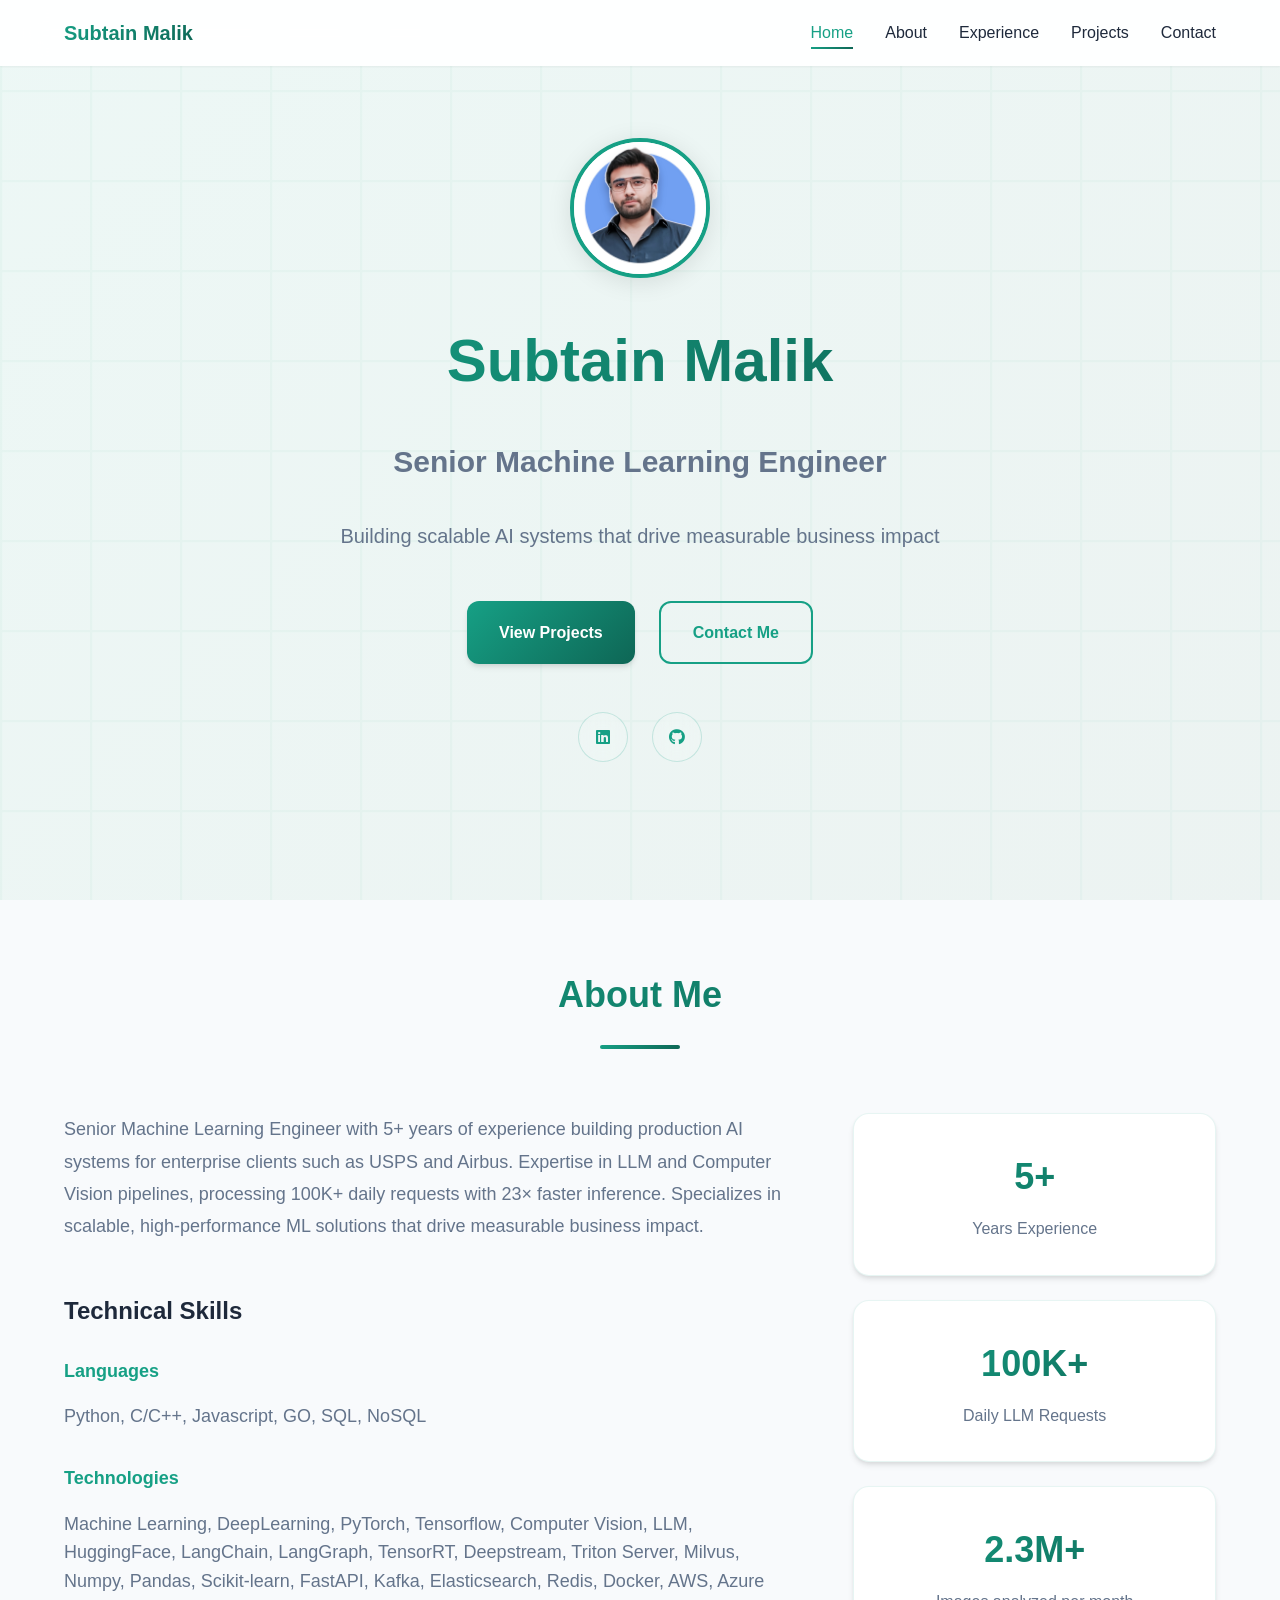
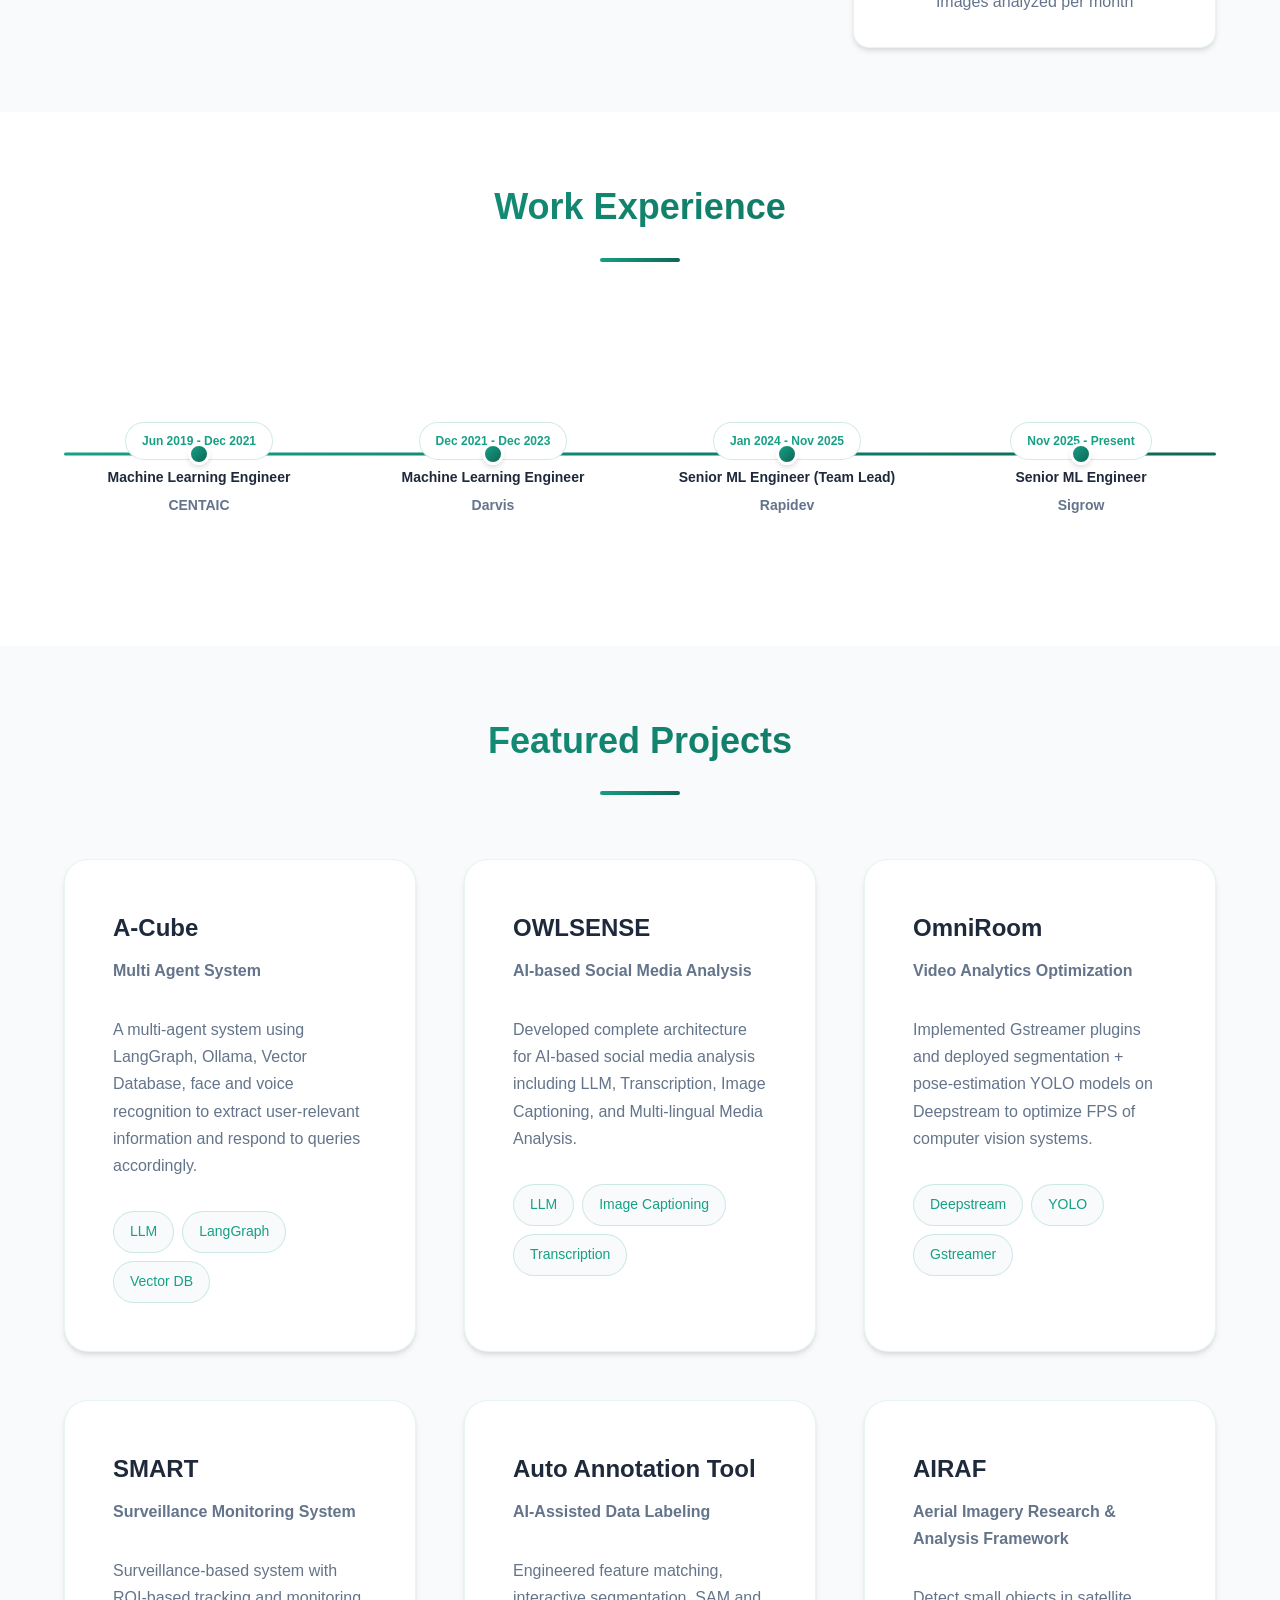
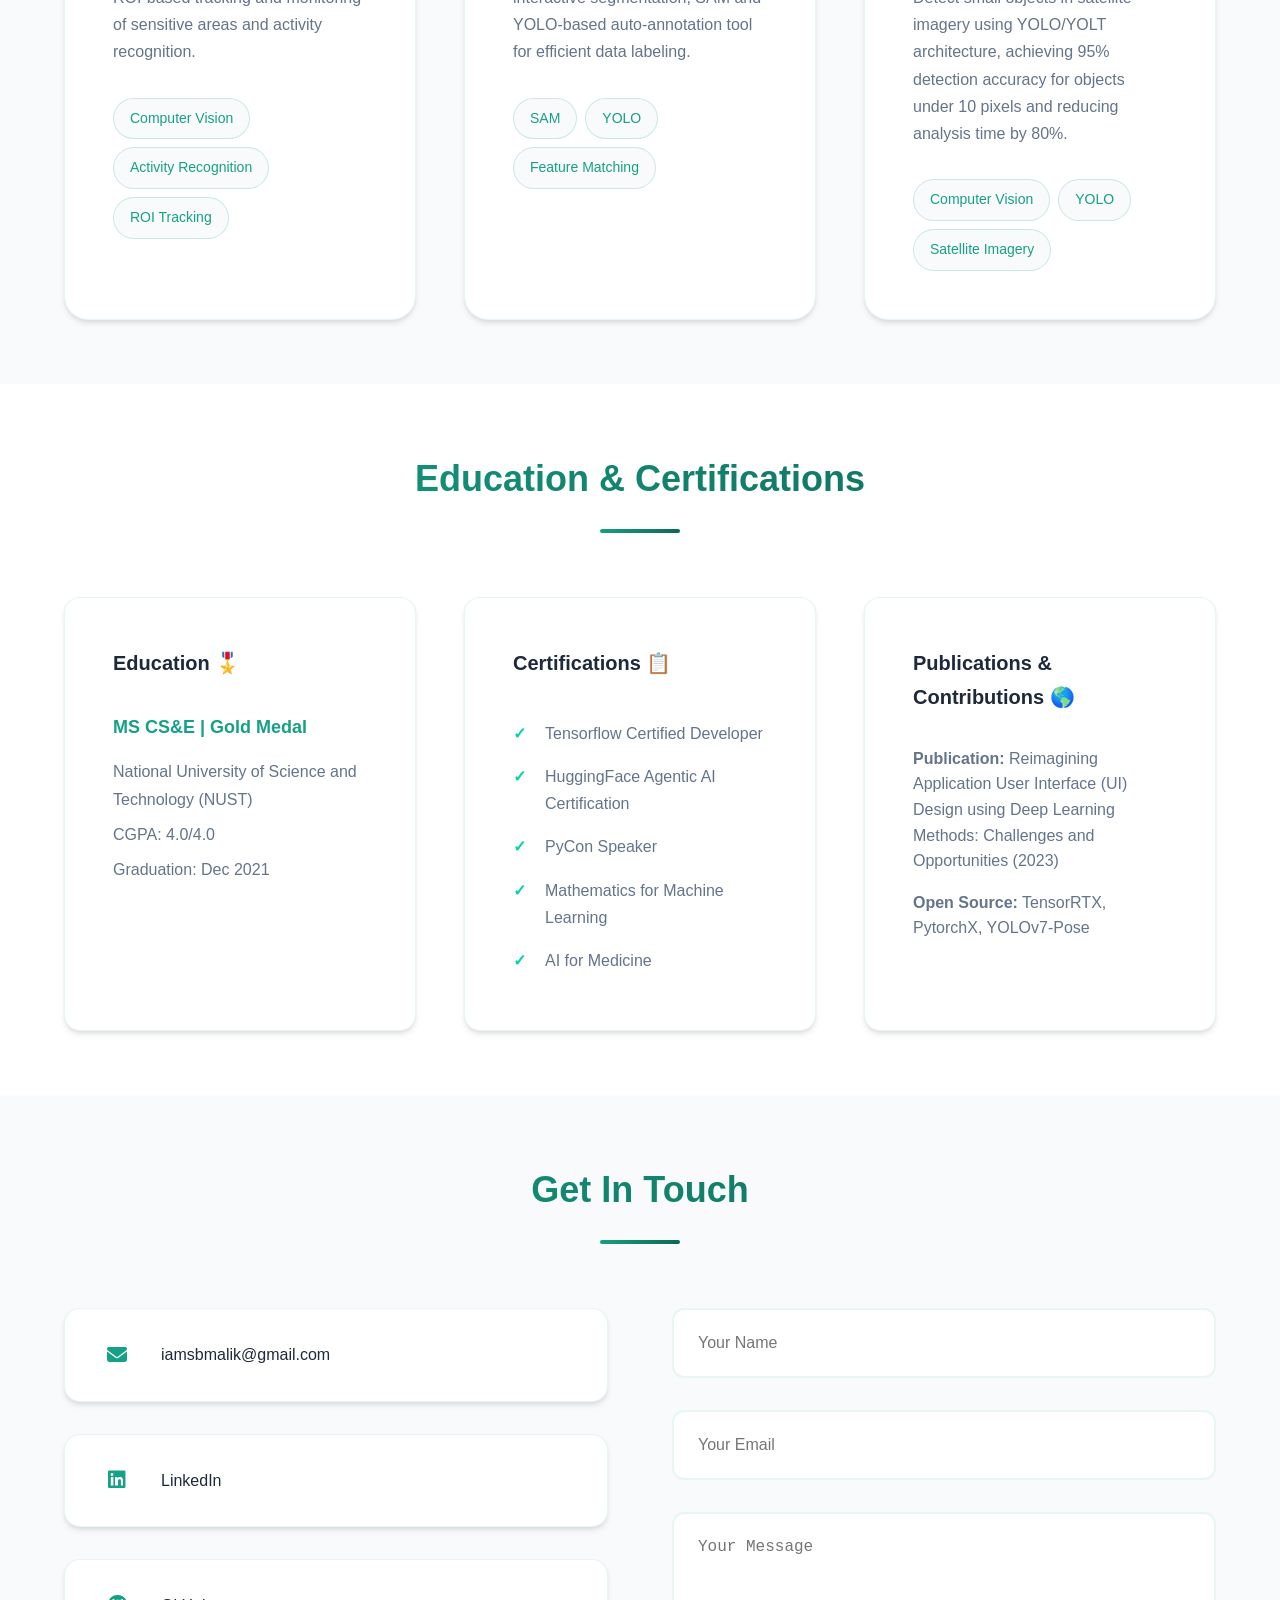
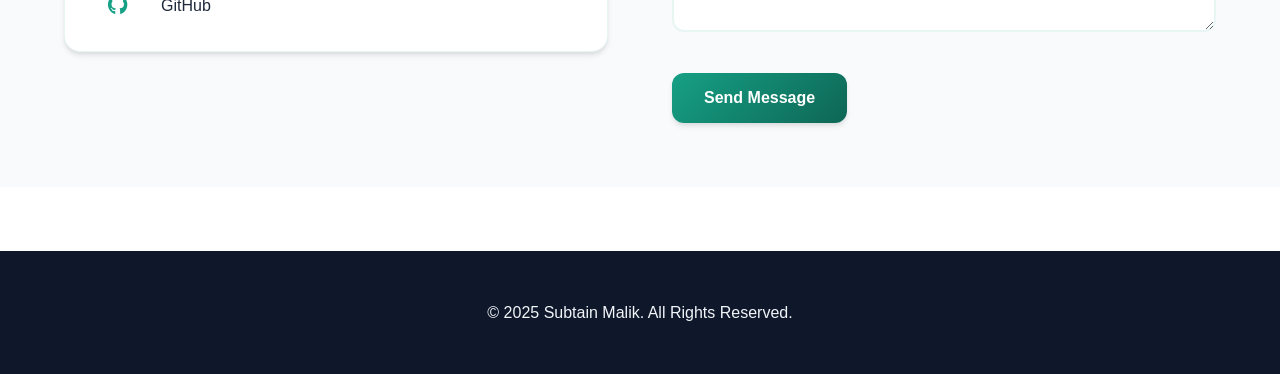
<file: index_old.html>
<!DOCTYPE html>
<html lang="en">

<head>
    <meta charset="UTF-8">
    <meta name="viewport" content="width=device-width, initial-scale=1.0">
    <meta name="description" content="Subtain Malik - Senior Machine Learning Engineer with expertise in AI, Computer Vision, and LLM systems">
    <meta name="keywords" content="Machine Learning, AI, Computer Vision, LLM, Deep Learning, ML Engineer">
    <meta name="author" content="Subtain Malik">
    <meta property="og:title" content="Subtain Malik | Senior ML Engineer">
    <meta property="og:description" content="Building scalable AI systems that drive measurable business impact">
    <meta property="og:type" content="website">
    <meta property="og:url" content="https://sbmalik.github.io">
    <meta name="twitter:card" content="summary_large_image">
    <meta name="twitter:title" content="Subtain Malik | Senior ML Engineer">
    <meta name="twitter:description" content="Building scalable AI systems that drive measurable business impact">
    
    <title>Subtain Malik | Senior ML Engineer</title>
    
    <!-- Preload critical resources -->
    <link rel="preconnect" href="https://fonts.googleapis.com">
    <link rel="preconnect" href="https://fonts.gstatic.com" crossorigin>
    <link rel="preload" href="https://cdnjs.cloudflare.com/ajax/libs/font-awesome/6.4.0/css/all.min.css" as="style">
    
    <!-- Stylesheets -->
    <link rel="stylesheet" href="css/style.css">
    <link rel="stylesheet" href="https://cdnjs.cloudflare.com/ajax/libs/font-awesome/6.4.0/css/all.min.css">
    
    <!-- Favicon -->
    <link rel="icon" type="image/x-icon" href="img/logo_icon.png">
</head>

<body>
    <!-- Loading Screen -->
    <div class="loading-screen" id="loadingScreen">
        <div class="loader"></div>
    </div>

    <!-- Navigation -->
    <nav id="navbar">
        <div class="container">
            <div class="logo">
                <h1>Subtain Malik</h1>
            </div>
            <ul class="nav-links">
                <li><a href="#home">Home</a></li>
                <li><a href="#about">About</a></li>
                <li><a href="#experience">Experience</a></li>
                <li><a href="#projects">Projects</a></li>
                <li><a href="#contact">Contact</a></li>
            </ul>
            <div class="hamburger">
                <div class="line"></div>
                <div class="line"></div>
                <div class="line"></div>
            </div>
        </div>
    </nav>

    <!-- Hero Section -->
    <section id="home" class="hero">
        <div class="container">
            <div class="hero-content">
                <img src="img/ppic.jpg" alt="Profile Picture" class="profile-pic">
                <h1>Subtain Malik</h1>
                <h2>Senior Machine Learning Engineer</h2>
                <p>Building scalable AI systems that drive measurable business impact</p>
                <div class="hero-buttons">
                    <a href="#projects" class="btn btn-primary">View Projects</a>
                    <a href="#contact" class="btn btn-secondary">Contact Me</a>
                </div>
                <div class="social-icons">
                    <a href="https://linkedin.com/in/sbmalik" target="_blank"><i class="fab fa-linkedin"></i></a>
                    <a href="https://github.com/sbmalik" target="_blank"><i class="fab fa-github"></i></a>
                </div>
            </div>
        </div>
    </section>

    <!-- About Section -->
    <section id="about" class="about">
        <div class="container">
            <h2 class="section-title">About Me</h2>
            <div class="about-content">
                <div class="about-text">
                    <p>Senior Machine Learning Engineer with 5+ years of experience building production AI systems for
                        enterprise clients such as USPS and Airbus. Expertise in LLM and Computer Vision pipelines,
                        processing 100K+ daily requests with 23× faster inference. Specializes in scalable,
                        high-performance ML solutions that drive measurable business impact.</p>

                    <div class="skills">
                        <h3>Technical Skills</h3>
                        <div class="skill-category">
                            <h4>Languages</h4>
                            <p>Python, C/C++, Javascript, GO, SQL, NoSQL</p>
                        </div>
                        <div class="skill-category">
                            <h4>Technologies</h4>
                            <p>
                                Machine Learning, DeepLearning, PyTorch, Tensorflow,
                                Computer Vision, LLM, HuggingFace,
                                LangChain, LangGraph, TensorRT,
                                Deepstream, Triton Server, Milvus,
                                Numpy, Pandas, Scikit-learn,
                                FastAPI, Kafka, Elasticsearch, Redis,
                                Docker, AWS, Azure</p>
                        </div>
                    </div>
                </div>
                <div class="about-highlights">
                    <div class="highlight-item">
                        <span class="highlight-number">5+</span>
                        <span class="highlight-text">Years Experience</span>
                    </div>
                    <div class="highlight-item">
                        <span class="highlight-number">100K+</span>
                        <span class="highlight-text">Daily LLM Requests</span>
                    </div>
                    <div class="highlight-item">
                        <span class="highlight-number">2.3M+</span>
                        <span class="highlight-text">Images analyzed per month</span>
                    </div>
                </div>
            </div>
        </div>
    </section>

    <!-- Experience Section -->
    <section id="experience" class="experience">
        <div class="container">
            <h2 class="section-title">Work Experience</h2>
            <div class="timeline">
                <!-- CENTAIC -->
                <div class="timeline-item">
                    <div class="timeline-info">
                        <div class="timeline-content">
                            <p>Pioneered military-grade satellite imagery analysis systems with small object detection achieving 95% accuracy. Built AI diagnostic tools for dermatology and enhanced geospatial monitoring capabilities by 35%.</p>
                        </div>
                    </div>
                    <div class="timeline-details">
                        <div class="timeline-date">Jun 2019 - Dec 2021</div>
                        <div class="timeline-title">Machine Learning Engineer</div>
                        <div class="timeline-company">CENTAIC</div>
                    </div>
                </div>

                <!-- Darvis -->
                <div class="timeline-item">
                    <div class="timeline-info">
                        <div class="timeline-content">
                            <p>Engineered enterprise analytics chatbots with LangChain and GPT-4, achieving 40% faster data retrieval. Built centralized AI model platform with automated CI/CD pipelines and optimized video analytics processing with custom NVIDIA DeepStream plugins.</p>
                        </div>
                    </div>
                    <div class="timeline-details">
                        <div class="timeline-date">Dec 2021 - Dec 2023</div>
                        <div class="timeline-title">Machine Learning Engineer</div>
                        <div class="timeline-company">Darvis</div>
                    </div>
                </div>

                <!-- Rapidev -->
                <div class="timeline-item">
                    <div class="timeline-info">
                        <div class="timeline-content">
                            <p>Leading AI development with Agentic AI applications and fine-tuned LLMs achieving 23x faster inference. Architected high-performance AI pipelines processing 100K+ daily requests and built computer vision solutions analyzing 2.3M+ images monthly.</p>
                        </div>
                    </div>
                    <div class="timeline-details">
                        <div class="timeline-date">Jan 2024 - Nov 2025</div>
                        <div class="timeline-title">Senior ML Engineer (Team Lead)</div>
                        <div class="timeline-company">Rapidev</div>
                    </div>
                </div>

                <!-- Sigrow -->
                <div class="timeline-item">
                    <div class="timeline-info">
                        <div class="timeline-content">
                            <p>Founding Engineer at Sigrow, handling backend, AI and MLOps for computer vision solutions.</p>
                        </div>
                    </div>
                    <div class="timeline-details">
                        <div class="timeline-date">Nov 2025 - Present</div>
                        <div class="timeline-title">Senior ML Engineer</div>
                        <div class="timeline-company">Sigrow</div>
                    </div>
                </div>
            </div>
        </div>
    </section>

    <!-- Projects Section -->
    <section id="projects" class="projects">
        <div class="container">
            <h2 class="section-title">Featured Projects</h2>
            <div class="project-grid">

                <!-- Project 2 -->
                <div class="project-card">
                    <div class="project-content">
                        <h3>A-Cube</h3>
                        <p class="project-subtitle">Multi Agent System</p>
                        <p>A multi-agent system using LangGraph, Ollama, Vector Database, face and voice recognition to
                            extract user-relevant information and respond to queries accordingly.</p>
                        <div class="project-tags">
                            <span>LLM</span>
                            <span>LangGraph</span>
                            <span>Vector DB</span>
                        </div>
                    </div>
                </div>

                <!-- Project 3 -->
                <div class="project-card">
                    <div class="project-content">
                        <h3>OWLSENSE</h3>
                        <p class="project-subtitle">AI-based Social Media Analysis</p>
                        <p>Developed complete architecture for AI-based social media analysis including LLM,
                            Transcription, Image Captioning, and Multi-lingual Media Analysis.</p>
                        <div class="project-tags">
                            <span>LLM</span>
                            <span>Image Captioning</span>
                            <span>Transcription</span>
                        </div>
                    </div>
                </div>

                <!-- Project 4 -->
                <div class="project-card">
                    <div class="project-content">
                        <h3>OmniRoom</h3>
                        <p class="project-subtitle">Video Analytics Optimization</p>
                        <p>Implemented Gstreamer plugins and deployed segmentation + pose-estimation YOLO models on
                            Deepstream to optimize FPS of computer vision systems.</p>
                        <div class="project-tags">
                            <span>Deepstream</span>
                            <span>YOLO</span>
                            <span>Gstreamer</span>
                        </div>
                    </div>
                </div>

                <!-- Project 5 -->
                <div class="project-card">
                    <div class="project-content">
                        <h3>SMART</h3>
                        <p class="project-subtitle">Surveillance Monitoring System</p>
                        <p>Surveillance-based system with ROI-based tracking and monitoring of sensitive areas and
                            activity recognition.</p>
                        <div class="project-tags">
                            <span>Computer Vision</span>
                            <span>Activity Recognition</span>
                            <span>ROI Tracking</span>
                        </div>
                    </div>
                </div>

                <!-- Project 6 -->
                <div class="project-card">
                    <div class="project-content">
                        <h3>Auto Annotation Tool</h3>
                        <p class="project-subtitle">AI-Assisted Data Labeling</p>
                        <p>Engineered feature matching, interactive segmentation, SAM and YOLO-based auto-annotation
                            tool for efficient data labeling.</p>
                        <div class="project-tags">
                            <span>SAM</span>
                            <span>YOLO</span>
                            <span>Feature Matching</span>
                        </div>
                    </div>
                </div>


                <!-- Project 1 -->
                <div class="project-card">
                    <div class="project-content">
                        <h3>AIRAF</h3>
                        <p class="project-subtitle">Aerial Imagery Research & Analysis Framework</p>
                        <p>Detect small objects in satellite imagery using YOLO/YOLT architecture, achieving 95%
                            detection accuracy for objects under 10 pixels and reducing analysis time by 80%.</p>
                        <div class="project-tags">
                            <span>Computer Vision</span>
                            <span>YOLO</span>
                            <span>Satellite Imagery</span>
                        </div>
                    </div>
                </div>
            </div>
        </div>
    </section>

    <!-- Education & Certifications -->
    <section id="education" class="education">
        <div class="container">
            <h2 class="section-title">Education & Certifications</h2>

            <div class="education-grid">
                <div class="education-item">
                    <h3>Education 🎖️</h3>
                    <div class="edu-content">
                        <h4>MS CS&E | Gold Medal</h4>
                        <p>National University of Science and Technology (NUST)</p>
                        <p>CGPA: 4.0/4.0</p>
                        <p>Graduation: Dec 2021</p>
                    </div>
                </div>

                <div class="education-item">
                    <h3>Certifications 📋</h3>
                    <ul class="cert-list">
                        <li>Tensorflow Certified Developer</li>
                        <li>HuggingFace Agentic AI Certification</li>
                        <li>PyCon Speaker</li>
                        <li>Mathematics for Machine Learning</li>
                        <li>AI for Medicine</li>
                    </ul>
                </div>

                <div class="education-item">
                    <h3>Publications & Contributions 🌎</h3>
                    <div class="pub-content">
                        <p><strong>Publication:</strong> Reimagining Application User Interface (UI) Design using Deep
                            Learning Methods: Challenges and Opportunities (2023)</p>
                        <p><strong>Open Source:</strong> TensorRTX, PytorchX, YOLOv7-Pose</p>
                    </div>
                </div>
            </div>
        </div>
    </section>

    <!-- Contact Section -->
    <section id="contact" class="contact">
        <div class="container">
            <h2 class="section-title">Get In Touch</h2>
            <div class="contact-content">
                <div class="contact-info">
                    <div class="contact-item">
                        <i class="fas fa-envelope"></i>
                        <p>iamsbmalik@gmail.com</p>
                    </div>
                    <div class="contact-item">
                        <i class="fab fa-linkedin"></i>
                        <p><a href="https://linkedin.com/in/sbmalik" target="_blank">LinkedIn</a></p>
                    </div>
                    <div class="contact-item">
                        <i class="fab fa-github"></i>
                        <p><a href="https://github.com/sbmalik" target="_blank">GitHub</a></p>
                    </div>
                </div>

                <div class="contact-form">
                    <form id="contactForm">
                        <div class="form-group">
                            <input type="text" id="name" name="name" placeholder="Your Name" required>
                        </div>
                        <div class="form-group">
                            <input type="email" id="email" name="email" placeholder="Your Email" required>
                        </div>
                        <div class="form-group">
                            <textarea id="message" name="message" placeholder="Your Message" required></textarea>
                        </div>
                        <button type="submit" class="btn btn-primary">Send Message</button>
                    </form>
                </div>
            </div>
        </div>
    </section>

    <!-- Footer -->
    <footer>
        <div class="container">
            <p>&copy; 2025 Subtain Malik. All Rights Reserved.</p>
        </div>
    </footer>

    <!-- JavaScript -->
    <script src="js/script.js"></script>
</body>

</html>
</file>
<file: css/style.css>
/* Modern Portfolio Design System */
:root {
  /* Modern Color Palette - Dark Teal Theme */
  --primary-gradient: linear-gradient(135deg, #16a085 0%, #0e6655 100%);
  --secondary-gradient: linear-gradient(135deg, #1abc9c 0%, #16a085 100%);
  --accent-gradient: linear-gradient(135deg, #0e6655 0%, #0d5a4a 100%);
  --dark-gradient: linear-gradient(135deg, #2d3436 0%, #636e72 100%);
  
  /* Solid Colors */
  --primary-color: #16a085;
  --secondary-color: #0e6655;
  --accent-color: #0d5a4a;
  --success-color: #00d4aa;
  --warning-color: #ffa726;
  --error-color: #ff6b6b;
  
  /* Background Colors */
  --bg-primary: #ffffff;
  --bg-secondary: #f8fafc;
  --bg-dark: #0f172a;
  --bg-glass: rgba(255, 255, 255, 0.1);
  --bg-glass-dark: rgba(15, 23, 42, 0.8);
  
  /* Text Colors */
  --text-primary: #1e293b;
  --text-secondary: #64748b;
  --text-light: #f1f5f9;
  --text-muted: #94a3b8;
  
  /* Spacing */
  --spacing-xs: 0.5rem;
  --spacing-sm: 1rem;
  --spacing-md: 1.5rem;
  --spacing-lg: 2rem;
  --spacing-xl: 3rem;
  --spacing-2xl: 4rem;
  
  /* Border Radius */
  --radius-sm: 8px;
  --radius-md: 12px;
  --radius-lg: 16px;
  --radius-xl: 24px;
  --radius-full: 9999px;
  
  /* Shadows */
  --shadow-sm: 0 1px 2px 0 rgba(0, 0, 0, 0.05);
  --shadow-md: 0 4px 6px -1px rgba(0, 0, 0, 0.1), 0 2px 4px -1px rgba(0, 0, 0, 0.06);
  --shadow-lg: 0 10px 15px -3px rgba(0, 0, 0, 0.1), 0 4px 6px -2px rgba(0, 0, 0, 0.05);
  --shadow-xl: 0 20px 25px -5px rgba(0, 0, 0, 0.1), 0 10px 10px -5px rgba(0, 0, 0, 0.04);
  --shadow-glow: 0 0 20px rgba(22, 160, 133, 0.3);
  
  /* Transitions */
  --transition-fast: 0.15s ease;
  --transition-normal: 0.3s ease;
  --transition-slow: 0.5s ease;
  
  /* Typography */
  --font-family: 'Inter', -apple-system, BlinkMacSystemFont, 'Segoe UI', Roboto, sans-serif;
  --font-size-xs: 0.75rem;
  --font-size-sm: 0.875rem;
  --font-size-base: 1rem;
  --font-size-lg: 1.125rem;
  --font-size-xl: 1.25rem;
  --font-size-2xl: 1.5rem;
  --font-size-3xl: 1.875rem;
  --font-size-4xl: 2.25rem;
  --font-size-5xl: 3rem;
  --font-size-6xl: 3.75rem;
}

/* Import Google Fonts */
@import url('https://fonts.googleapis.com/css2?family=Inter:wght@300;400;500;600;700;800;900&display=swap');

/* Reset and Base Styles */
* {
  margin: 0;
  padding: 0;
  box-sizing: border-box;
}

html {
  scroll-behavior: smooth;
  font-size: 16px;
}

body {
  font-family: var(--font-family);
  line-height: 1.7;
  color: var(--text-primary);
  background-color: var(--bg-primary);
  overflow-x: hidden;
}

/* Container */
.container {
  width: 100%;
  max-width: 1200px;
  margin: 0 auto;
  padding: 0 var(--spacing-md);
}

/* Typography */
.section-title {
  text-align: center;
  margin-bottom: var(--spacing-2xl);
  font-size: var(--font-size-4xl);
  font-weight: 800;
  background: var(--primary-gradient);
  -webkit-background-clip: text;
  -webkit-text-fill-color: transparent;
  background-clip: text;
  position: relative;
  padding-bottom: var(--spacing-md);
}

.section-title::after {
  content: '';
  position: absolute;
  bottom: 0;
  left: 50%;
  transform: translateX(-50%);
  width: 80px;
  height: 4px;
  background: var(--primary-gradient);
  border-radius: var(--radius-full);
}

/* Section Spacing */
section {
  padding: var(--spacing-2xl) 0;
  position: relative;
}

section:nth-child(even) {
  background: var(--bg-secondary);
}

/* Modern Buttons */
.btn {
  display: inline-flex;
  align-items: center;
  justify-content: center;
  gap: var(--spacing-xs);
  padding: var(--spacing-sm) var(--spacing-lg);
  text-decoration: none;
  border-radius: var(--radius-md);
  font-weight: 600;
  font-size: var(--font-size-base);
  transition: var(--transition-normal);
  cursor: pointer;
  border: none;
  text-align: center;
  position: relative;
  overflow: hidden;
  z-index: 1;
}

.btn > * {
  position: relative;
  z-index: 2;
}

.btn::before {
  content: '';
  position: absolute;
  top: 0;
  left: -100%;
  width: 100%;
  height: 100%;
  background: linear-gradient(90deg, transparent, rgba(255, 255, 255, 0.2), transparent);
  transition: var(--transition-normal);
  z-index: -1;
}

.btn:hover::before {
  left: 100%;
}

.btn-primary {
  background: var(--primary-gradient);
  color: white;
  box-shadow: var(--shadow-md);
}

.btn-primary:hover {
  transform: translateY(-2px);
  box-shadow: var(--shadow-lg), var(--shadow-glow);
}

.btn-secondary {
  background: transparent;
  color: var(--primary-color);
  border: 2px solid var(--primary-color);
  position: relative;
  overflow: hidden;
}

.btn-secondary::before {
  content: '';
  position: absolute;
  top: 0;
  left: -100%;
  width: 100%;
  height: 100%;
  background: var(--primary-gradient);
  transition: var(--transition-normal);
  z-index: -1;
}

.btn-secondary:hover {
  color: white;
  border-color: transparent;
  transform: translateY(-2px);
  box-shadow: var(--shadow-md);
}

.btn-secondary:hover::before {
  left: 0;
}

/* Modern Navigation */
#navbar {
  position: fixed;
  top: 0;
  width: 100%;
  background: rgba(255, 255, 255, 0.95);
  backdrop-filter: blur(20px);
  -webkit-backdrop-filter: blur(20px);
  box-shadow: var(--shadow-sm);
  z-index: 1000;
  padding: var(--spacing-sm) 0;
  transition: var(--transition-normal);
}

#navbar .container {
  display: flex;
  justify-content: space-between;
  align-items: center;
}

.logo h1 {
  font-size: var(--font-size-xl);
  font-weight: 800;
  background: var(--primary-gradient);
  -webkit-background-clip: text;
  -webkit-text-fill-color: transparent;
  background-clip: text;
}

.nav-links {
  display: flex;
  list-style: none;
  gap: var(--spacing-lg);
}

.nav-links a {
  text-decoration: none;
  color: var(--text-primary);
  font-weight: 500;
  transition: var(--transition-normal);
  font-size: var(--font-size-base);
  position: relative;
  padding: var(--spacing-xs) 0;
}

.nav-links a::after {
  content: '';
  position: absolute;
  bottom: 0;
  left: 0;
  width: 0;
  height: 2px;
  background: var(--primary-gradient);
  transition: var(--transition-normal);
}

.nav-links a:hover {
  color: var(--primary-color);
}

.nav-links a:hover::after {
  width: 100%;
}

.hamburger {
  display: none;
  cursor: pointer;
  flex-direction: column;
  gap: 4px;
}

.hamburger .line {
  width: 25px;
  height: 3px;
  background: var(--primary-gradient);
  border-radius: var(--radius-full);
  transition: var(--transition-normal);
}

/* Hero Section */
.hero {
  min-height: 100vh;
  display: flex;
  align-items: center;
  background: linear-gradient(135deg, rgba(22, 160, 133, 0.08) 0%, rgba(14, 102, 85, 0.08) 100%);
  position: relative;
  overflow: hidden;
}

.hero::before {
  content: '';
  position: absolute;
  top: 0;
  left: 0;
  right: 0;
  bottom: 0;
  background: url('data:image/svg+xml,<svg xmlns="http://www.w3.org/2000/svg" viewBox="0 0 100 100"><defs><pattern id="grid" width="10" height="10" patternUnits="userSpaceOnUse"><path d="M 10 0 L 0 0 0 10" fill="none" stroke="rgba(22, 160, 133, 0.08)" stroke-width="0.5"/></pattern></defs><rect width="100" height="100" fill="url(%23grid)"/></svg>');
  opacity: 0.5;
}

.hero-content {
  max-width: 800px;
  margin: 0 auto;
  text-align: center;
  position: relative;
  z-index: 2;
}

.hero h1 {
  font-size: var(--font-size-6xl);
  font-weight: 900;
  margin-bottom: var(--spacing-md);
  background: var(--primary-gradient);
  -webkit-background-clip: text;
  -webkit-text-fill-color: transparent;
  background-clip: text;
  animation: fadeInDown 1s ease;
}

.hero h2 {
  font-size: var(--font-size-3xl);
  margin-bottom: var(--spacing-lg);
  color: var(--text-secondary);
  font-weight: 600;
  animation: fadeInDown 1.2s ease;
}

.hero p {
  font-size: var(--font-size-xl);
  margin-bottom: var(--spacing-xl);
  color: var(--text-secondary);
  animation: fadeInDown 1.4s ease;
}

.hero-buttons {
  display: flex;
  justify-content: center;
  gap: var(--spacing-md);
  margin-bottom: var(--spacing-xl);
  animation: fadeInUp 1.6s ease;
}

.social-icons {
  display: flex;
  justify-content: center;
  gap: var(--spacing-md);
  animation: fadeInUp 1.8s ease;
}

.social-icons a {
  display: flex;
  align-items: center;
  justify-content: center;
  width: 50px;
  height: 50px;
  background: var(--bg-glass);
  backdrop-filter: blur(10px);
  border-radius: var(--radius-full);
  color: var(--primary-color);
  text-decoration: none;
  transition: var(--transition-normal);
  border: 1px solid rgba(22, 160, 133, 0.2);
}

.social-icons a:hover {
  background: var(--primary-gradient);
  color: white;
  transform: translateY(-3px);
  box-shadow: var(--shadow-lg);
}

/* About Section */
.about-content {
  display: grid;
  grid-template-columns: 2fr 1fr;
  gap: var(--spacing-2xl);
  align-items: start;
}

.about-text p {
  font-size: var(--font-size-lg);
  color: var(--text-secondary);
  margin-bottom: var(--spacing-lg);
  line-height: 1.8;
}

.skills {
  margin-top: var(--spacing-xl);
}

.skills h3 {
  font-size: var(--font-size-2xl);
  font-weight: 700;
  margin-bottom: var(--spacing-md);
  color: var(--text-primary);
}

.skill-category {
  margin-bottom: var(--spacing-lg);
}

.skill-category h4 {
  font-size: var(--font-size-lg);
  font-weight: 600;
  margin-bottom: var(--spacing-sm);
  color: var(--primary-color);
}

.skill-category p {
  color: var(--text-secondary);
  line-height: 1.6;
}

.about-highlights {
  display: grid;
  gap: var(--spacing-md);
}

.highlight-item {
  background: var(--bg-primary);
  padding: var(--spacing-lg);
  border-radius: var(--radius-lg);
  text-align: center;
  box-shadow: var(--shadow-md);
  transition: var(--transition-normal);
  border: 1px solid rgba(22, 160, 133, 0.1);
  opacity: 0;
  transform: translateY(30px);
}

.highlight-item.animate {
  opacity: 1;
  transform: translateY(0);
}

.highlight-item:hover {
  transform: translateY(-5px);
  box-shadow: var(--shadow-xl);
}

.highlight-number {
  display: block;
  font-size: var(--font-size-4xl);
  font-weight: 900;
  background: var(--primary-gradient);
  -webkit-background-clip: text;
  -webkit-text-fill-color: transparent;
  background-clip: text;
  margin-bottom: var(--spacing-xs);
}

.highlight-text {
  font-size: var(--font-size-base);
  color: var(--text-secondary);
  font-weight: 500;
}

/* Timeline */
.timeline {
  position: relative;
  max-width: 1200px;
  margin: 0 auto;
  display: flex;
  align-items: center;
  justify-content: space-between;
  padding: var(--spacing-2xl) 0;
  gap: var(--spacing-md);
}

.timeline::before {
  content: '';
  position: absolute;
  height: 3px;
  background: var(--primary-gradient);
  top: 50%;
  left: 0;
  right: 0;
  transform: translateY(-50%);
  border-radius: var(--radius-full);
  z-index: 1;
}

.timeline-item {
  position: relative;
  display: flex;
  flex-direction: column;
  align-items: center;
  z-index: 2;
  cursor: pointer;
  transition: var(--transition-normal);
  flex: 1;
  max-width: 300px;
}

.timeline-item:hover {
  transform: translateY(-5px);
}

.timeline-item::before {
  content: '';
  position: absolute;
  width: 16px;
  height: 16px;
  background: var(--primary-gradient);
  border: 3px solid white;
  border-radius: var(--radius-full);
  top: 50%;
  transform: translateY(-50%);
  box-shadow: var(--shadow-md);
  z-index: 3;
  transition: var(--transition-normal);
}

.timeline-item:hover::before {
  transform: translateY(-50%) scale(1.2);
  box-shadow: var(--shadow-lg), var(--shadow-glow);
}

.timeline-info {
  position: absolute;
  bottom: 100%;
  left: 50%;
  transform: translateX(-50%) translateY(-10px);
  background: var(--bg-primary);
  padding: var(--spacing-md);
  border-radius: var(--radius-lg);
  box-shadow: var(--shadow-xl);
  border: 1px solid rgba(22, 160, 133, 0.1);
  min-width: 280px;
  max-width: 320px;
  opacity: 0;
  visibility: hidden;
  transition: var(--transition-normal);
  z-index: 10;
  pointer-events: none;
}

.timeline-info::after {
  content: '';
  position: absolute;
  top: 100%;
  left: 50%;
  transform: translateX(-50%);
  border: 8px solid transparent;
  border-top-color: var(--bg-primary);
}

.timeline-item:hover .timeline-info {
  opacity: 1;
  visibility: visible;
  transform: translateX(-50%) translateY(-15px);
  pointer-events: auto;
}

.timeline-content ul {
  list-style: none;
  margin-top: var(--spacing-sm);
}

.timeline-content li {
  padding: var(--spacing-xs) 0;
  color: var(--text-secondary);
  position: relative;
  padding-left: var(--spacing-md);
  font-size: var(--font-size-sm);
  line-height: 1.4;
}

.timeline-content li::before {
  content: '▸';
  position: absolute;
  left: 0;
  color: var(--primary-color);
  font-weight: bold;
  font-size: var(--font-size-xs);
}

.timeline-content p {
  color: var(--text-secondary);
  font-size: var(--font-size-sm);
  line-height: 1.5;
  margin: 0;
}

/* Timeline details displayed on the timeline */
.timeline-details {
  margin-top: var(--spacing-lg);
  text-align: center;
  transition: var(--transition-normal);
}

.timeline-date {
  font-size: var(--font-size-xs);
  font-weight: 600;
  color: var(--primary-color);
  margin-bottom: var(--spacing-xs);
  background: var(--bg-primary);
  padding: var(--spacing-xs) var(--spacing-sm);
  border-radius: var(--radius-full);
  border: 1px solid rgba(22, 160, 133, 0.2);
  display: inline-block;
}

.timeline-title {
  font-size: var(--font-size-sm);
  font-weight: 700;
  color: var(--text-primary);
  margin-bottom: var(--spacing-xs);
  line-height: 1.3;
}

.timeline-company {
  font-size: var(--font-size-sm);
  font-weight: 600;
  color: var(--text-secondary);
  transition: var(--transition-normal);
}

.timeline-item:hover .timeline-company {
  color: var(--primary-color);
  transform: scale(1.05);
}

.timeline-item:hover .timeline-date {
  background: var(--primary-gradient);
  color: white;
  border-color: transparent;
}

/* Projects Grid */
.project-grid {
  display: grid;
  grid-template-columns: repeat(auto-fit, minmax(350px, 1fr));
  gap: var(--spacing-xl);
}

.project-card {
  background: var(--bg-primary);
  border-radius: var(--radius-xl);
  overflow: hidden;
  box-shadow: var(--shadow-md);
  transition: var(--transition-normal);
  border: 1px solid rgba(22, 160, 133, 0.1);
  opacity: 0;
  transform: translateY(30px);
}

.project-card.animate {
  opacity: 1;
  transform: translateY(0);
}

.project-card:hover {
  transform: translateY(-10px);
  box-shadow: var(--shadow-xl);
}

.project-content {
  padding: var(--spacing-xl);
}

.project-content h3 {
  font-size: var(--font-size-2xl);
  font-weight: 700;
  margin-bottom: var(--spacing-xs);
  color: var(--text-primary);
}

.project-subtitle {
  font-size: var(--font-size-base);
  color: var(--primary-color);
  font-weight: 600;
  margin-bottom: var(--spacing-md);
}

.project-content p {
  color: var(--text-secondary);
  line-height: 1.7;
  margin-bottom: var(--spacing-lg);
}

.project-tags {
  display: flex;
  flex-wrap: wrap;
  gap: var(--spacing-xs);
}

.project-tags span {
  background: var(--bg-secondary);
  color: var(--primary-color);
  padding: var(--spacing-xs) var(--spacing-sm);
  border-radius: var(--radius-full);
  font-size: var(--font-size-sm);
  font-weight: 500;
  border: 1px solid rgba(22, 160, 133, 0.2);
}

/* Education Grid */
.education-grid {
  display: grid;
  grid-template-columns: repeat(auto-fit, minmax(300px, 1fr));
  gap: var(--spacing-xl);
}

.education-item {
  background: var(--bg-primary);
  padding: var(--spacing-xl);
  border-radius: var(--radius-lg);
  box-shadow: var(--shadow-md);
  transition: var(--transition-normal);
  border: 1px solid rgba(22, 160, 133, 0.1);
  opacity: 0;
  transform: translateY(30px);
}

.education-item.animate {
  opacity: 1;
  transform: translateY(0);
}

.education-item:hover {
  transform: translateY(-5px);
  box-shadow: var(--shadow-xl);
}

.education-item h3 {
  font-size: var(--font-size-xl);
  font-weight: 700;
  margin-bottom: var(--spacing-lg);
  color: var(--text-primary);
}

.edu-content h4 {
  font-size: var(--font-size-lg);
  font-weight: 600;
  margin-bottom: var(--spacing-sm);
  color: var(--primary-color);
}

.edu-content p {
  color: var(--text-secondary);
  margin-bottom: var(--spacing-xs);
}

.cert-list {
  list-style: none;
}

.cert-list li {
  padding: var(--spacing-xs) 0;
  color: var(--text-secondary);
  position: relative;
  padding-left: var(--spacing-lg);
}

.cert-list li::before {
  content: '✓';
  position: absolute;
  left: 0;
  color: var(--success-color);
  font-weight: bold;
}

.pub-content p {
  color: var(--text-secondary);
  margin-bottom: var(--spacing-sm);
  line-height: 1.6;
}

/* Contact Section */
.contact-content {
  display: grid;
  grid-template-columns: 1fr 1fr;
  gap: var(--spacing-2xl);
  align-items: start;
}

.contact-info {
  display: flex;
  flex-direction: column;
  gap: var(--spacing-lg);
}

.contact-item {
  display: flex;
  align-items: center;
  gap: var(--spacing-md);
  padding: var(--spacing-lg);
  background: var(--bg-primary);
  border-radius: var(--radius-lg);
  box-shadow: var(--shadow-md);
  border: 1px solid rgba(22, 160, 133, 0.1);
  transition: var(--transition-normal);
}

.contact-item:hover {
  transform: translateY(-3px);
  box-shadow: var(--shadow-lg);
}

.contact-item i {
  font-size: var(--font-size-xl);
  color: var(--primary-color);
  width: 40px;
  text-align: center;
}

.contact-item a {
  color: var(--text-primary);
  text-decoration: none;
  font-weight: 500;
  transition: var(--transition-normal);
}

.contact-item a:hover {
  color: var(--primary-color);
}

.contact-form .form-group {
  margin-bottom: var(--spacing-lg);
}

.contact-form input,
.contact-form textarea {
  width: 100%;
  padding: var(--spacing-md);
  border: 2px solid rgba(22, 160, 133, 0.1);
  border-radius: var(--radius-md);
  font-size: var(--font-size-base);
  transition: var(--transition-normal);
  background: var(--bg-primary);
  color: var(--text-primary);
}

.contact-form input:focus,
.contact-form textarea:focus {
  outline: none;
  border-color: var(--primary-color);
  box-shadow: 0 0 0 3px rgba(22, 160, 133, 0.1);
}

.contact-form textarea {
  resize: vertical;
  min-height: 120px;
}

/* Footer */
footer {
  background: var(--bg-dark);
  color: var(--text-light);
  text-align: center;
  padding: var(--spacing-xl) 0;
  margin-top: var(--spacing-2xl);
}

/* Animations */
@keyframes fadeInDown {
  from {
    opacity: 0;
    transform: translateY(-30px);
  }
  to {
    opacity: 1;
    transform: translateY(0);
  }
}

@keyframes fadeInUp {
  from {
    opacity: 0;
    transform: translateY(30px);
  }
  to {
    opacity: 1;
    transform: translateY(0);
  }
}

@keyframes slideInLeft {
  from {
    opacity: 0;
    transform: translateX(-50px);
  }
  to {
    opacity: 1;
    transform: translateX(0);
  }
}

@keyframes slideInRight {
  from {
    opacity: 0;
    transform: translateX(50px);
  }
  to {
    opacity: 1;
    transform: translateX(0);
  }
}

/* Responsive Design */
@media screen and (max-width: 992px) {
  .about-content {
    grid-template-columns: 1fr;
    gap: var(--spacing-xl);
  }
  
  .about-highlights {
    grid-template-columns: repeat(auto-fit, minmax(200px, 1fr));
  }
  
  .timeline {
    gap: var(--spacing-sm);
    padding: var(--spacing-xl) 0;
  }
  
  .timeline-item {
    max-width: 250px;
  }
  
  .timeline-info {
    min-width: 250px;
    max-width: 280px;
  }
  
  .timeline-title {
    font-size: var(--font-size-xs);
  }
  
  .contact-content {
    grid-template-columns: 1fr;
    gap: var(--spacing-xl);
  }
}

@media screen and (max-width: 768px) {
  .nav-links {
    position: fixed;
    top: 100%;
    left: 0;
    width: 100%;
    background: rgba(255, 255, 255, 0.95);
    backdrop-filter: blur(20px);
    flex-direction: column;
    padding: var(--spacing-xl);
    transform: translateY(-100%);
    transition: var(--transition-normal);
    box-shadow: var(--shadow-lg);
  }
  
  .nav-links.active {
    transform: translateY(0);
  }
  
  .nav-links li {
    margin: var(--spacing-sm) 0;
  }
  
  .hamburger {
    display: flex;
  }
  
  .hero h1 {
    font-size: var(--font-size-4xl);
  }
  
  .hero h2 {
    font-size: var(--font-size-2xl);
  }
  
  .highlight-item {
    padding: var(--spacing-md);
  }
  
  .section-title {
    font-size: var(--font-size-3xl);
  }
  
  .timeline {
    gap: var(--spacing-xs);
  }
  
  .timeline-item {
    max-width: 200px;
  }
  
  .timeline-info {
    min-width: 220px;
    max-width: 250px;
    padding: var(--spacing-sm);
  }
  
  .timeline-date {
    font-size: 0.7rem;
    padding: 0.25rem 0.5rem;
  }
  
  .timeline-title {
    font-size: 0.7rem;
  }
  
  .timeline-company {
    font-size: 0.7rem;
  }
}

@media screen and (max-width: 576px) {
  .hero-buttons {
    flex-direction: column;
    align-items: center;
  }
  
  .section-title {
    font-size: var(--font-size-2xl);
  }
  
  .project-grid {
    grid-template-columns: 1fr;
  }
  
  .highlight-item {
    padding: var(--spacing-sm);
  }
  
  .container {
    padding: 0 var(--spacing-sm);
  }
  
  .timeline {
    flex-direction: column;
    gap: var(--spacing-lg);
    align-items: center;
  }
  
  .timeline::before {
    width: 3px;
    height: 100%;
    top: 0;
    left: 50%;
    transform: translateX(-50%);
  }
  
  .timeline-item {
    flex-direction: row;
    align-items: center;
    gap: var(--spacing-md);
    max-width: none;
  }
  
  .timeline-item::before {
    position: relative;
    top: 0;
    transform: none;
  }
  
  .timeline-info {
    position: relative;
    bottom: auto;
    left: auto;
    transform: none;
    opacity: 1;
    visibility: visible;
    pointer-events: auto;
    min-width: 250px;
    max-width: none;
  }
  
  .timeline-info::after {
    display: none;
  }
  
  .timeline-details {
    margin-top: 0;
    text-align: left;
  }
  
  .timeline-date {
    font-size: var(--font-size-xs);
    font-weight: 700;
    color: var(--primary-color);
    background: none;
    padding: 0;
    border: none;
    margin-bottom: var(--spacing-xs);
  }
  
  .timeline-title {
    font-size: var(--font-size-sm);
    font-weight: 700;
    color: var(--text-primary);
    margin-bottom: var(--spacing-xs);
  }
  
  .timeline-company {
    font-size: var(--font-size-sm);
    font-weight: 600;
    color: var(--text-secondary);
  }
  
  .timeline-item:hover {
    transform: none;
  }
  
  .timeline-item:hover .timeline-company {
    transform: none;
  }
  
  .timeline-item:hover .timeline-date {
    background: none;
    color: var(--primary-color);
  }
}

.profile-pic {
  width: 140px;
  height: 140px;
  object-fit: cover;
  border-radius: 50%;
  border: 4px solid var(--primary-color, #179e8e);
  box-shadow: 0 4px 24px rgba(0,0,0,0.10);
  margin-bottom: 1.5rem;
  background: #fff;
}
</file>
